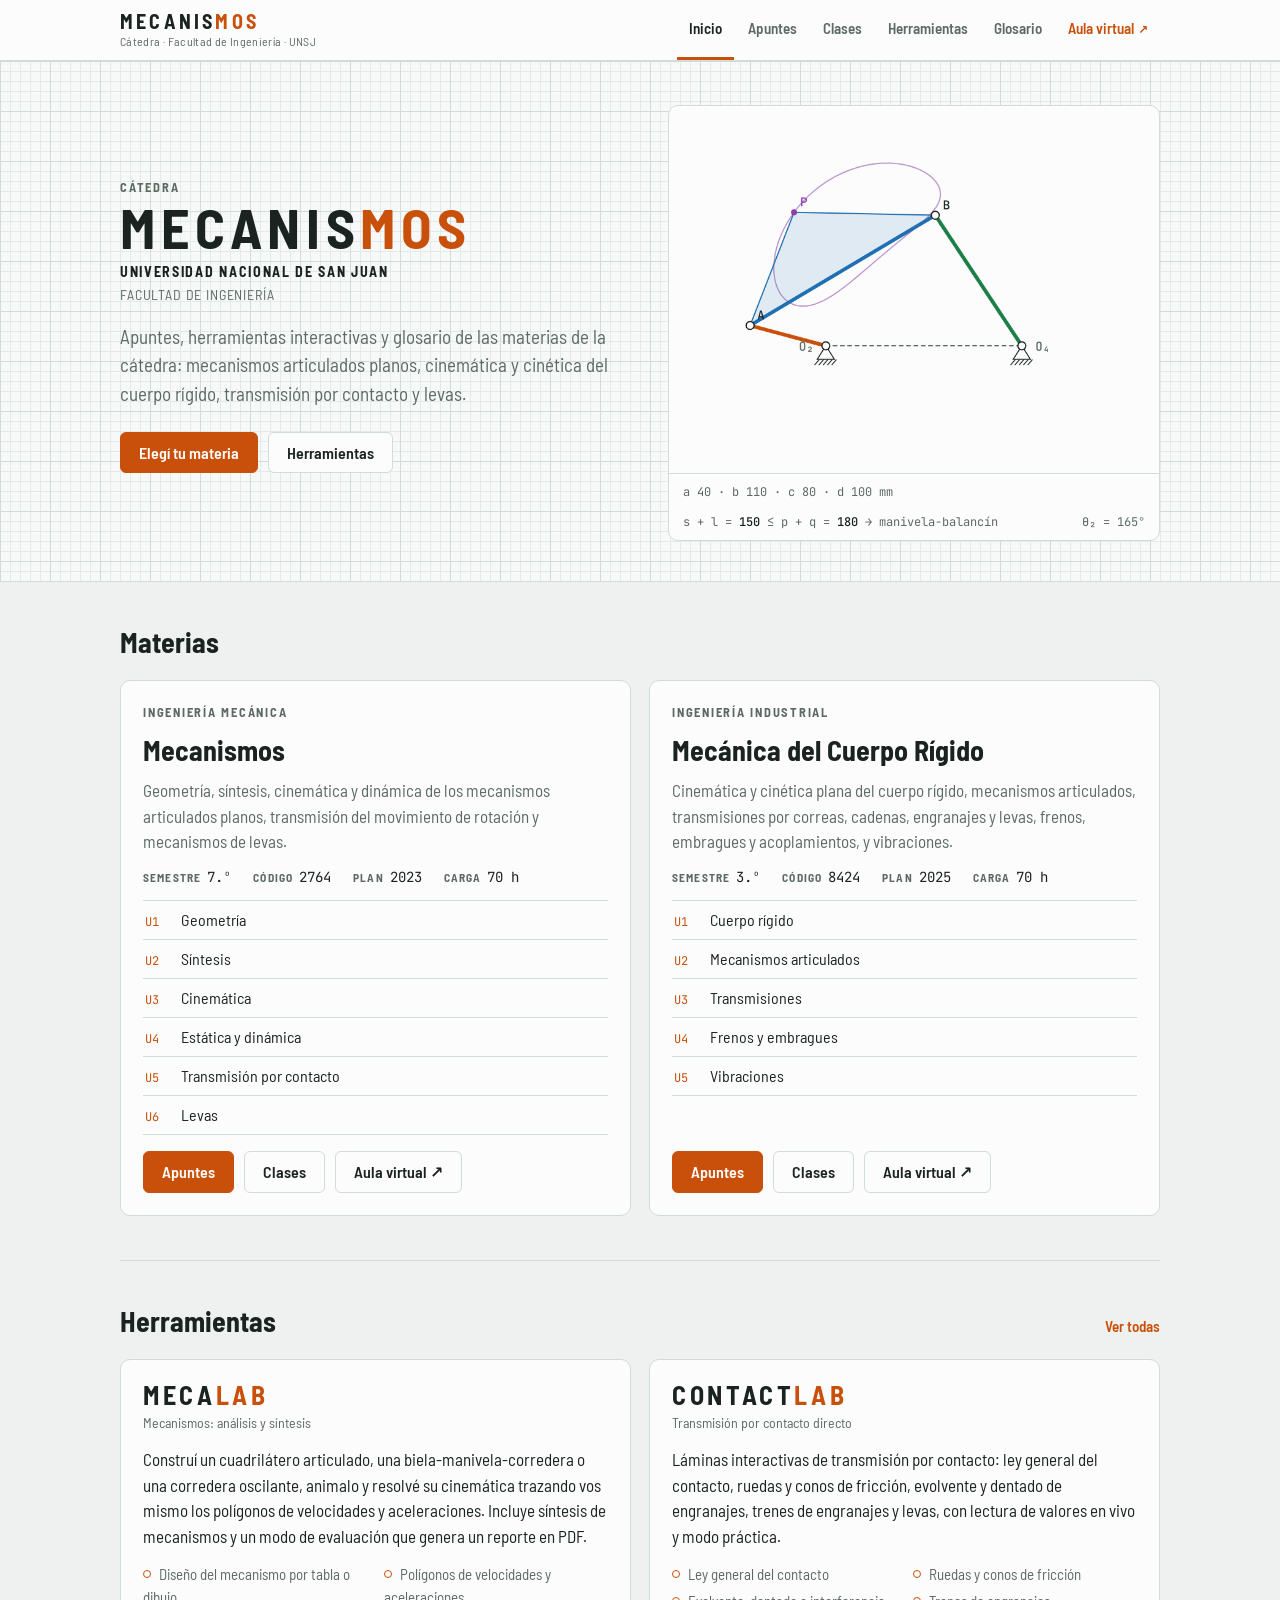
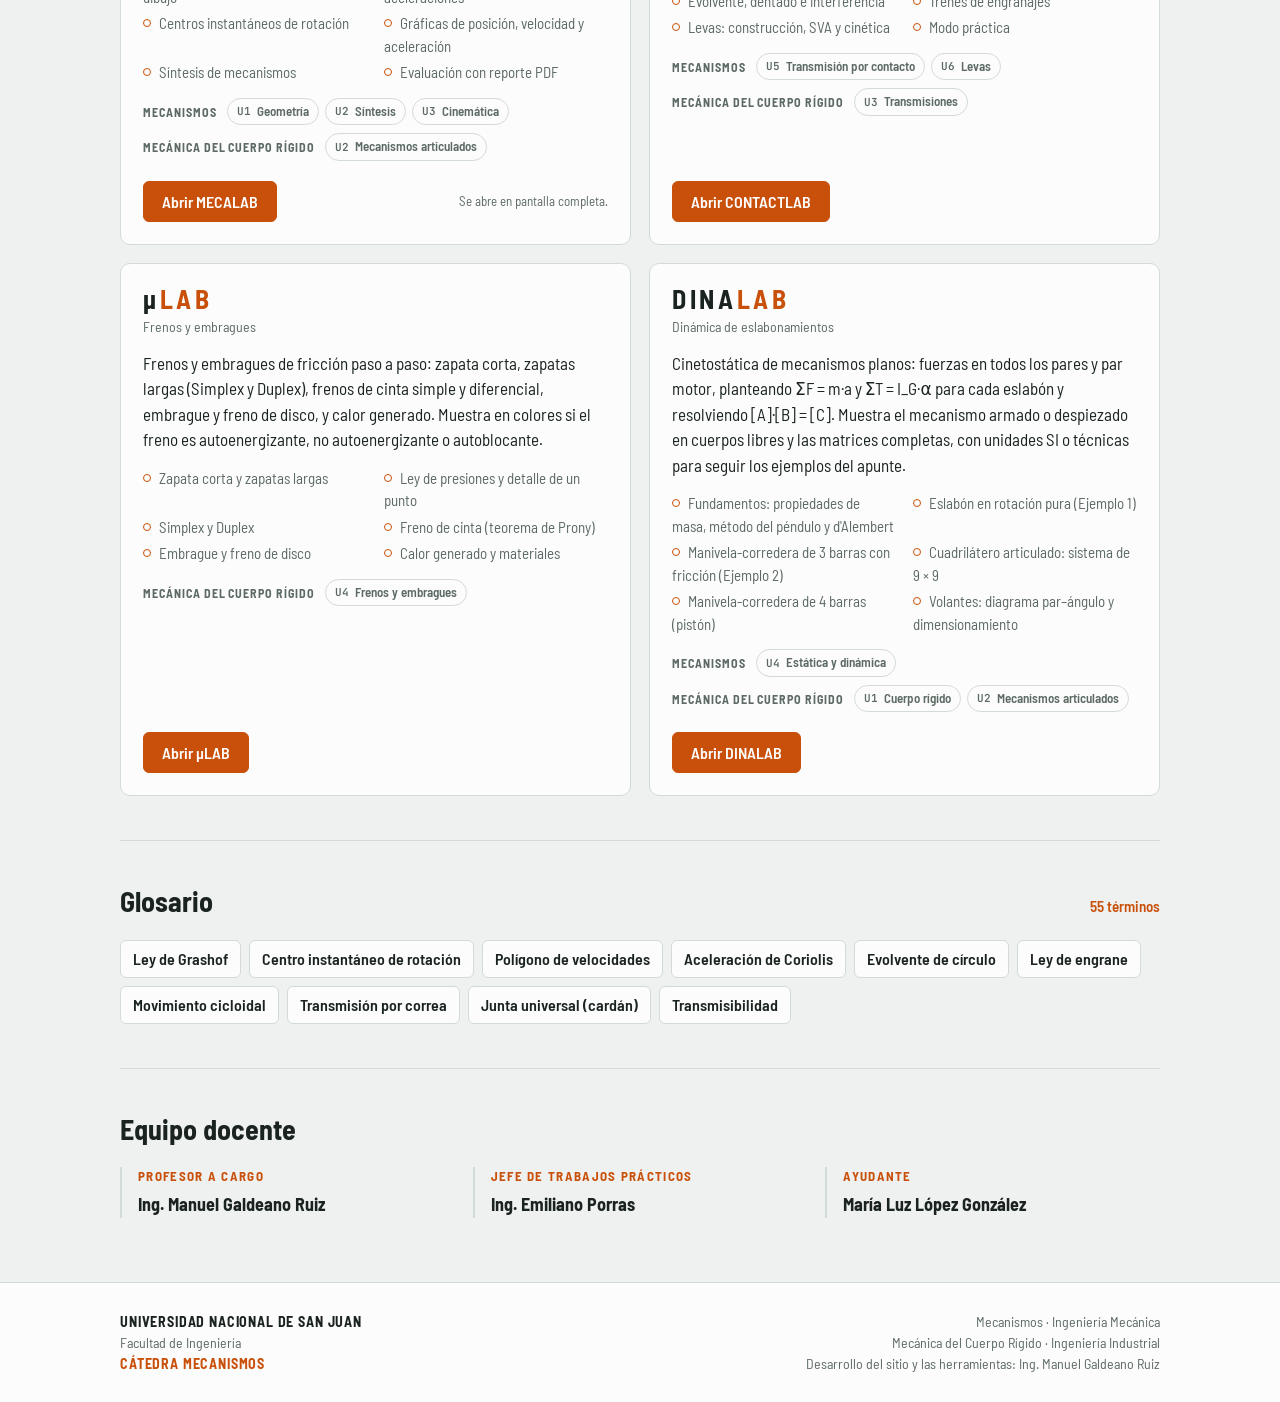
<file: index.html>
<!DOCTYPE html>
<html lang="es">
<head>
<meta charset="UTF-8">
<meta name="viewport" content="width=device-width, initial-scale=1, viewport-fit=cover">
<title>Cátedra Mecanismos</title>
<meta name="description" content="Cátedra Mecanismos — Facultad de Ingeniería, Universidad Nacional de San Juan. Apuntes, herramientas interactivas y glosario.">
<meta name="author" content="Ing. Manuel Galdeano Ruiz — Cátedra Mecanismos, Facultad de Ingeniería, Universidad Nacional de San Juan">
<link rel="preconnect" href="https://fonts.googleapis.com">
<link rel="preconnect" href="https://fonts.gstatic.com" crossorigin>
<link rel="stylesheet" href="https://fonts.googleapis.com/css2?family=Barlow+Semi+Condensed:wght@400;500;600;700&family=JetBrains+Mono:wght@400;500&display=swap">
<link rel="stylesheet" href="assets/site.css">
</head>
<body>
<main id="main" data-page="inicio"></main>
<noscript><p style="padding:20px">Este sitio necesita JavaScript activado.</p></noscript>
<script src="assets/datos.js"></script>
<script src="assets/site.js"></script>
</body>
</html>
</file>
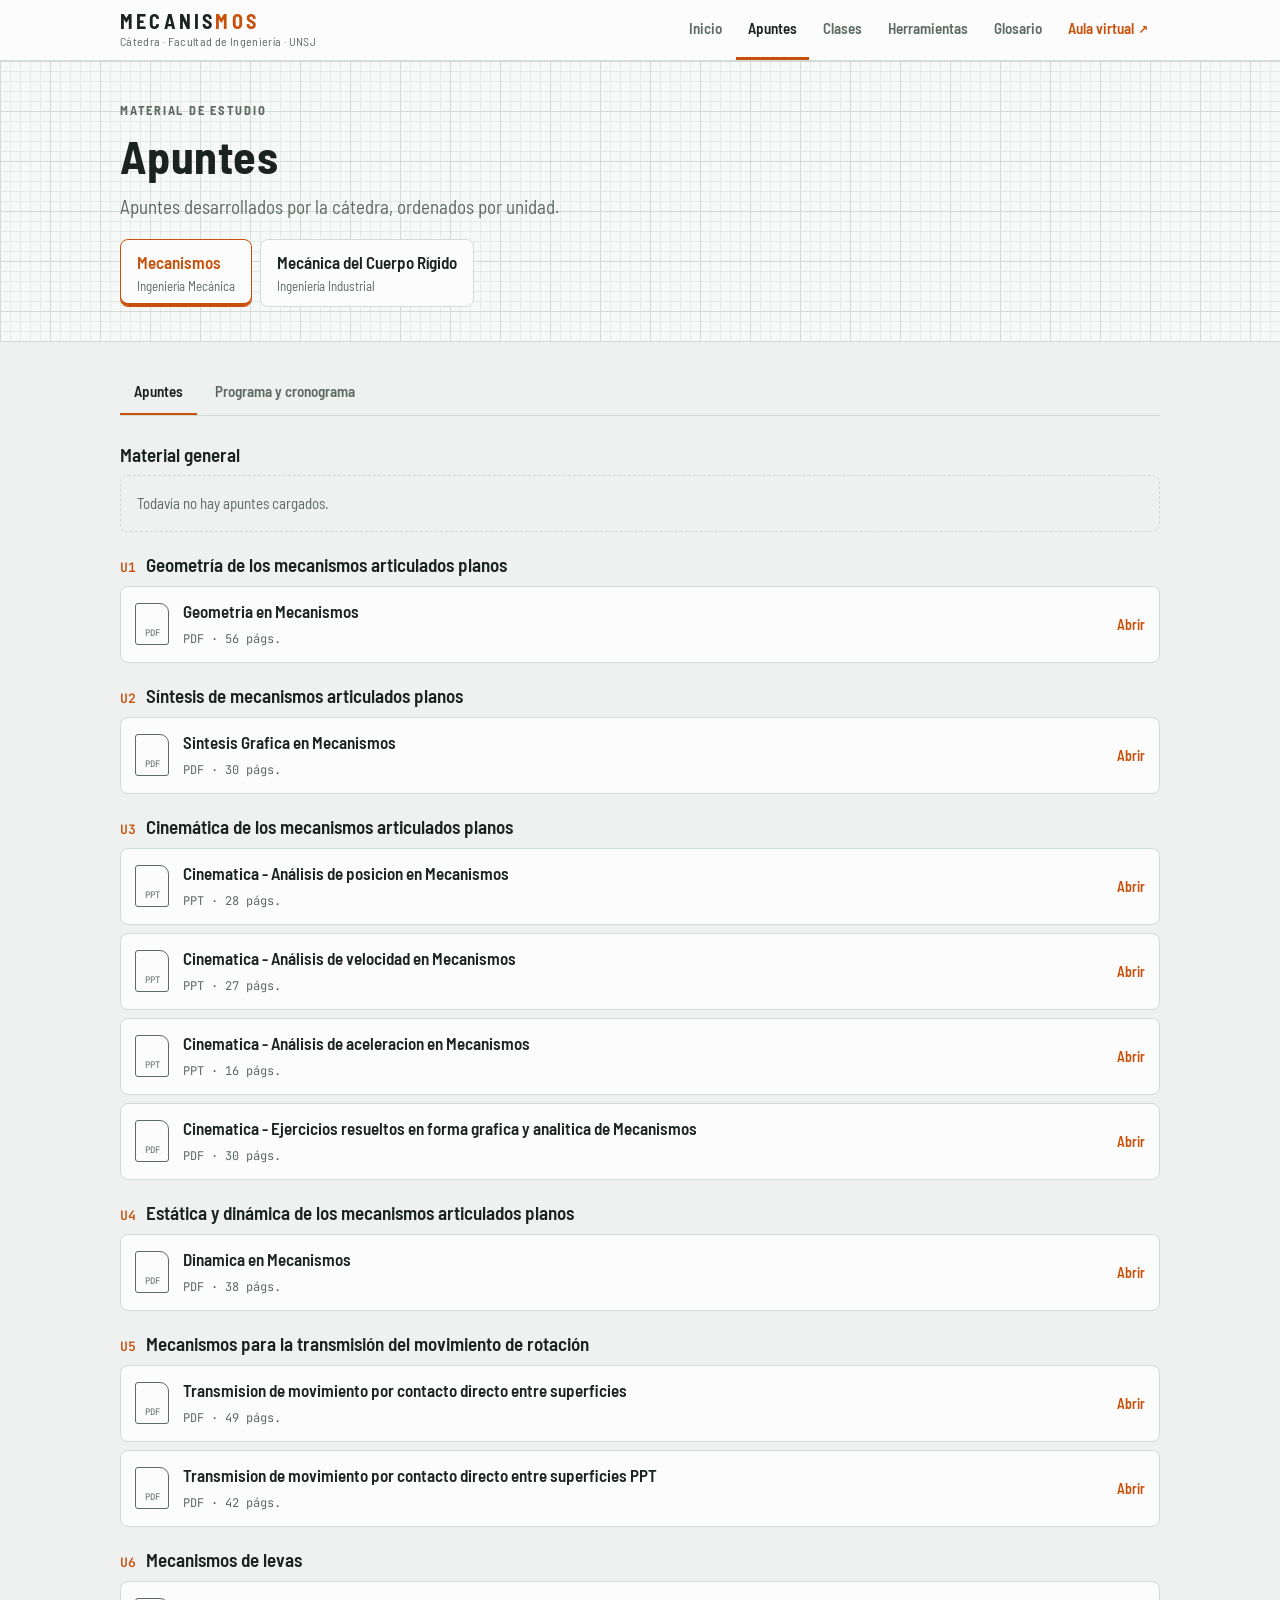
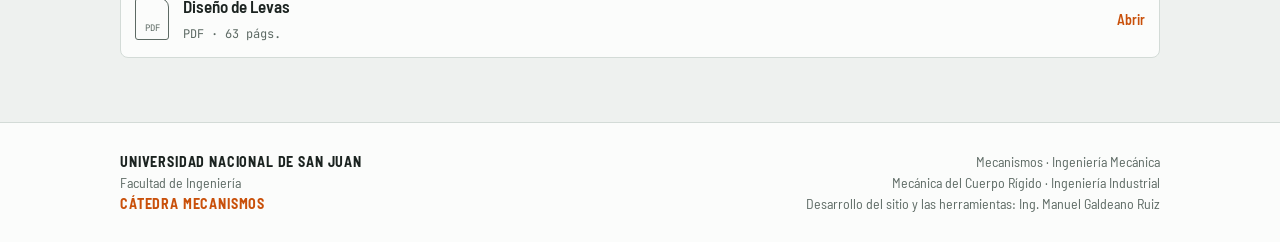
<file: apuntes.html>
<!DOCTYPE html>
<html lang="es">
<head>
<meta charset="UTF-8">
<meta name="viewport" content="width=device-width, initial-scale=1, viewport-fit=cover">
<title>Apuntes · Mecanismos</title>
<meta name="description" content="Cátedra Mecanismos — Facultad de Ingeniería, Universidad Nacional de San Juan. Apuntes, herramientas interactivas y glosario.">
<meta name="author" content="Ing. Manuel Galdeano Ruiz — Cátedra Mecanismos, Facultad de Ingeniería, Universidad Nacional de San Juan">
<link rel="preconnect" href="https://fonts.googleapis.com">
<link rel="preconnect" href="https://fonts.gstatic.com" crossorigin>
<link rel="stylesheet" href="https://fonts.googleapis.com/css2?family=Barlow+Semi+Condensed:wght@400;500;600;700&family=JetBrains+Mono:wght@400;500&display=swap">
<link rel="stylesheet" href="assets/site.css">
</head>
<body>
<main id="main" data-page="apuntes"></main>
<noscript><p style="padding:20px">Este sitio necesita JavaScript activado.</p></noscript>
<script src="assets/datos.js"></script>
<script src="assets/site.js"></script>
</body>
</html>
</file>
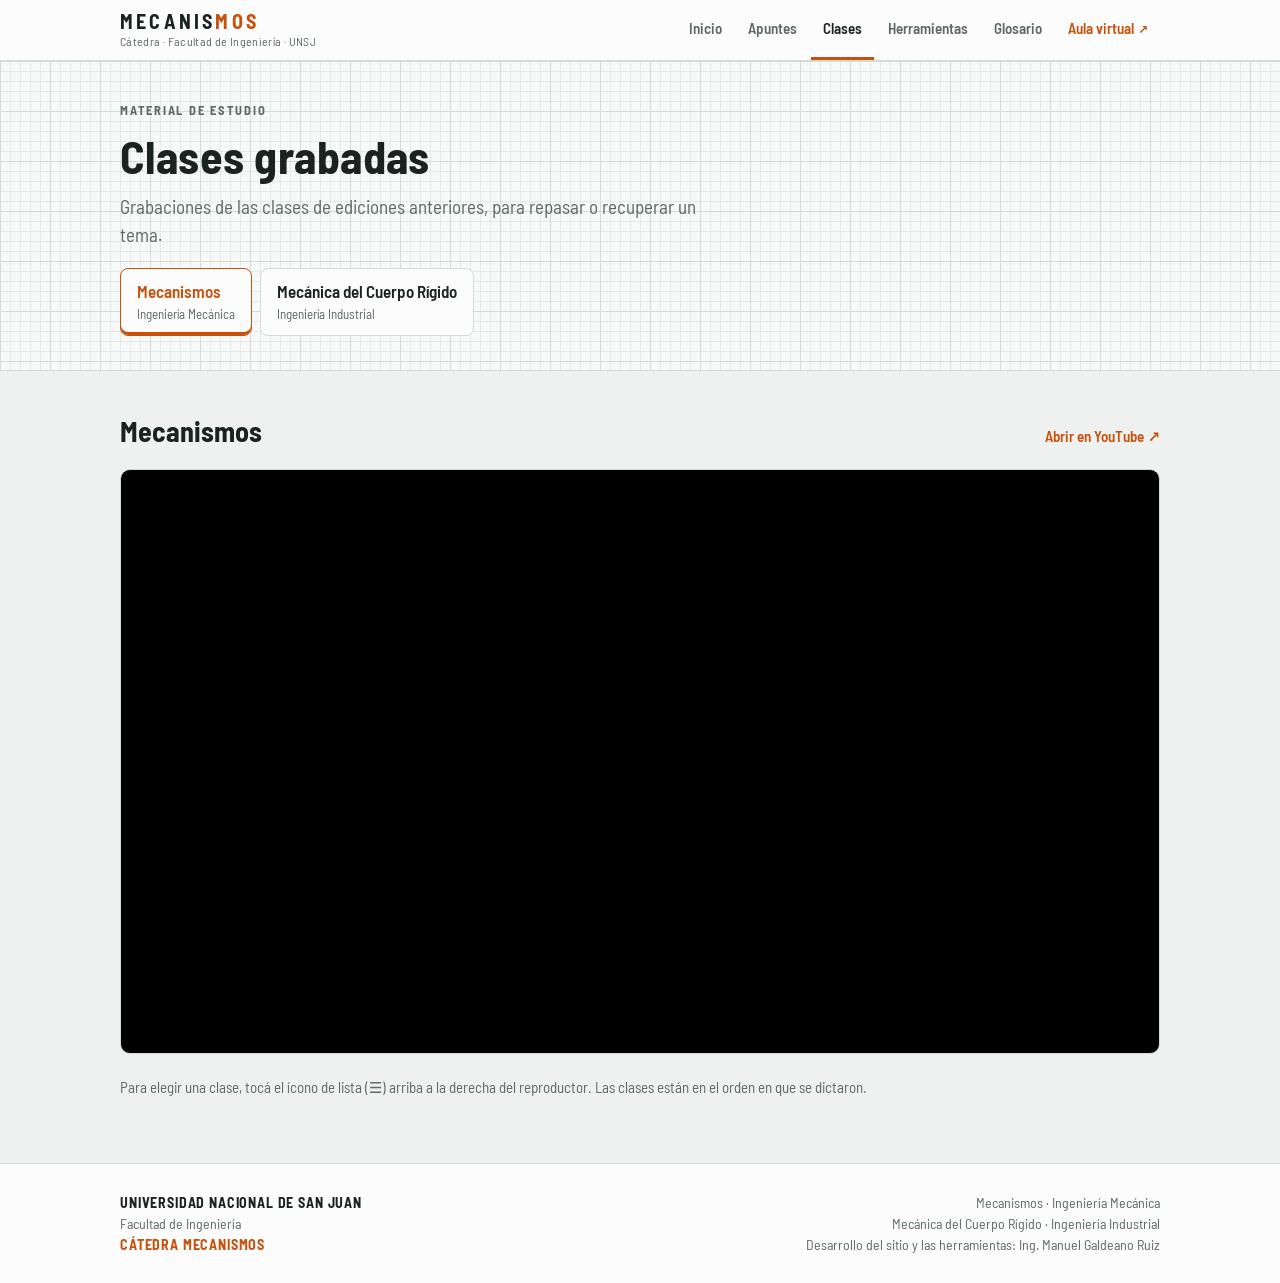
<file: clases.html>
<!DOCTYPE html>
<html lang="es">
<head>
<meta charset="UTF-8">
<meta name="viewport" content="width=device-width, initial-scale=1, viewport-fit=cover">
<title>Clases grabadas · Mecanismos</title>
<meta name="description" content="Cátedra Mecanismos — Facultad de Ingeniería, Universidad Nacional de San Juan. Apuntes, herramientas interactivas y glosario.">
<meta name="author" content="Ing. Manuel Galdeano Ruiz — Cátedra Mecanismos, Facultad de Ingeniería, Universidad Nacional de San Juan">
<link rel="preconnect" href="https://fonts.googleapis.com">
<link rel="preconnect" href="https://fonts.gstatic.com" crossorigin>
<link rel="stylesheet" href="https://fonts.googleapis.com/css2?family=Barlow+Semi+Condensed:wght@400;500;600;700&family=JetBrains+Mono:wght@400;500&display=swap">
<link rel="stylesheet" href="assets/site.css">
</head>
<body>
<main id="main" data-page="clases"></main>
<noscript><p style="padding:20px">Este sitio necesita JavaScript activado.</p></noscript>
<script src="assets/datos.js"></script>
<script src="assets/site.js"></script>
</body>
</html>
</file>
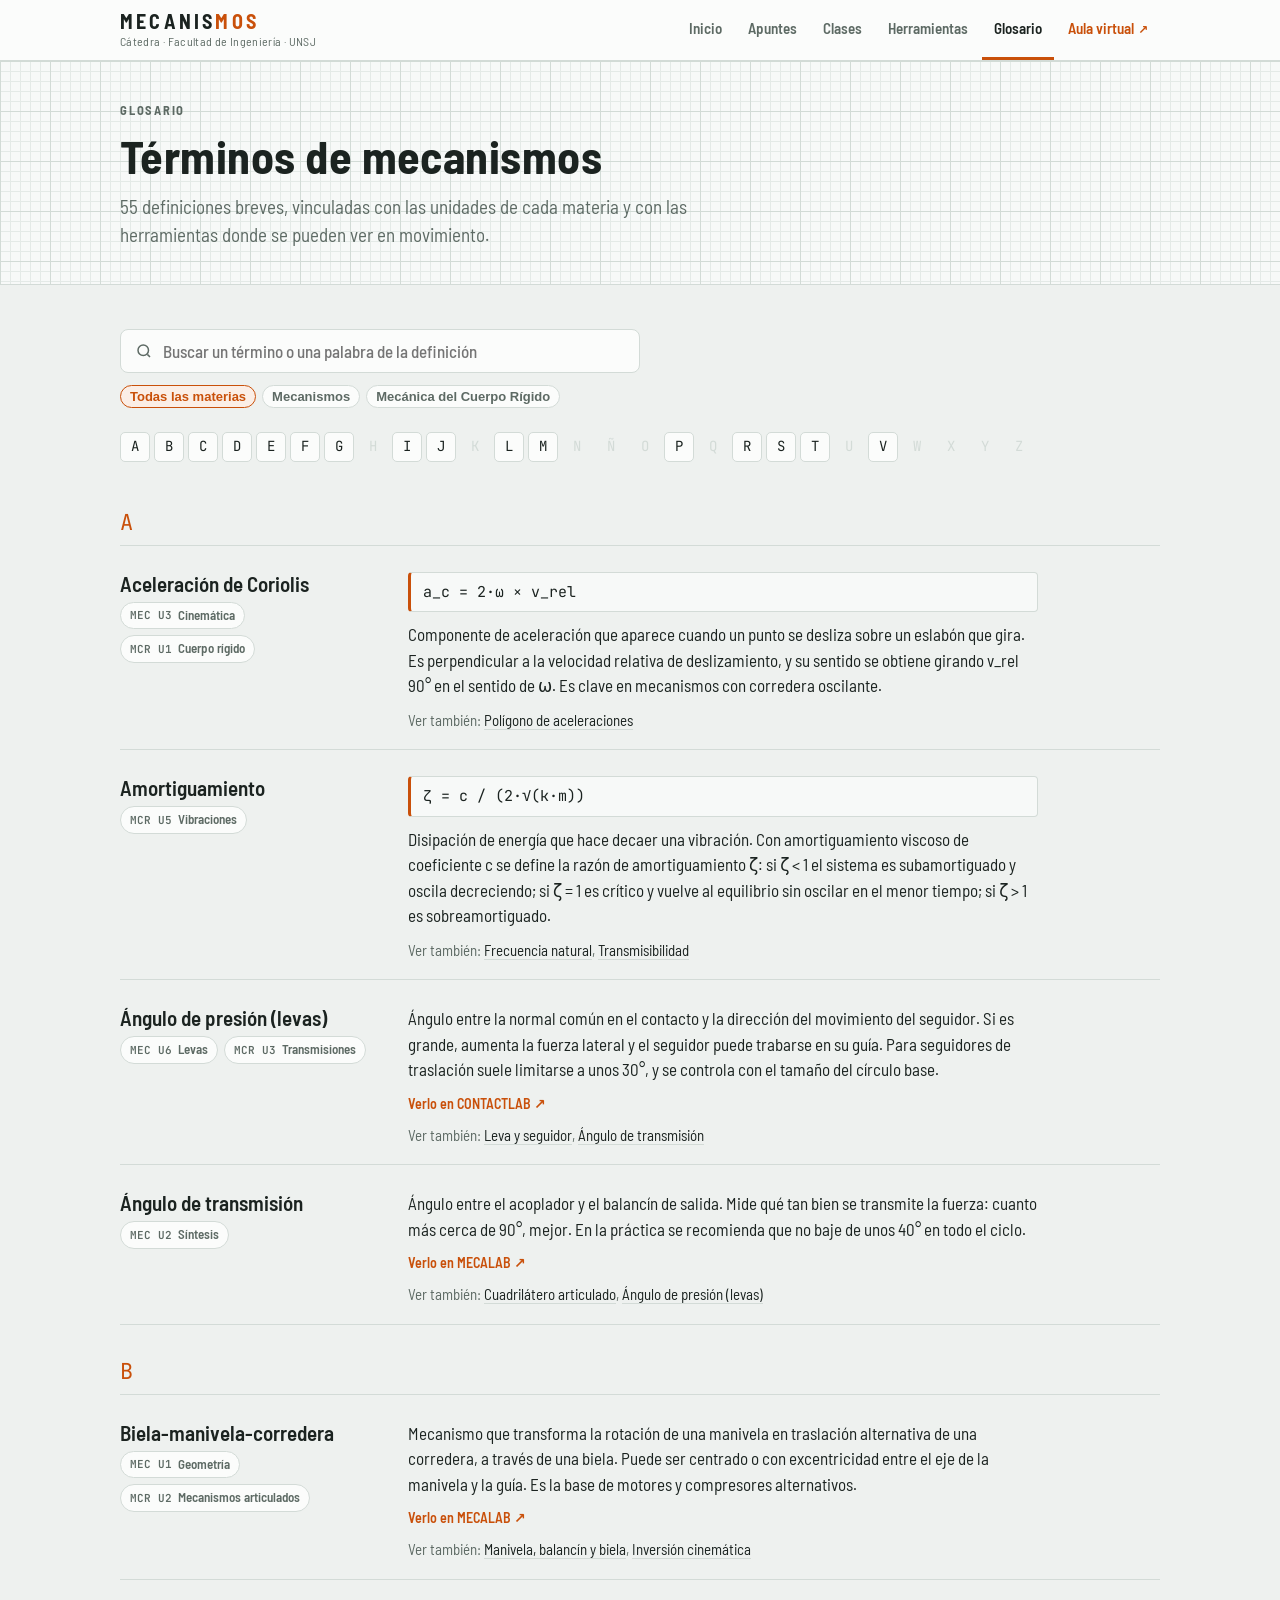
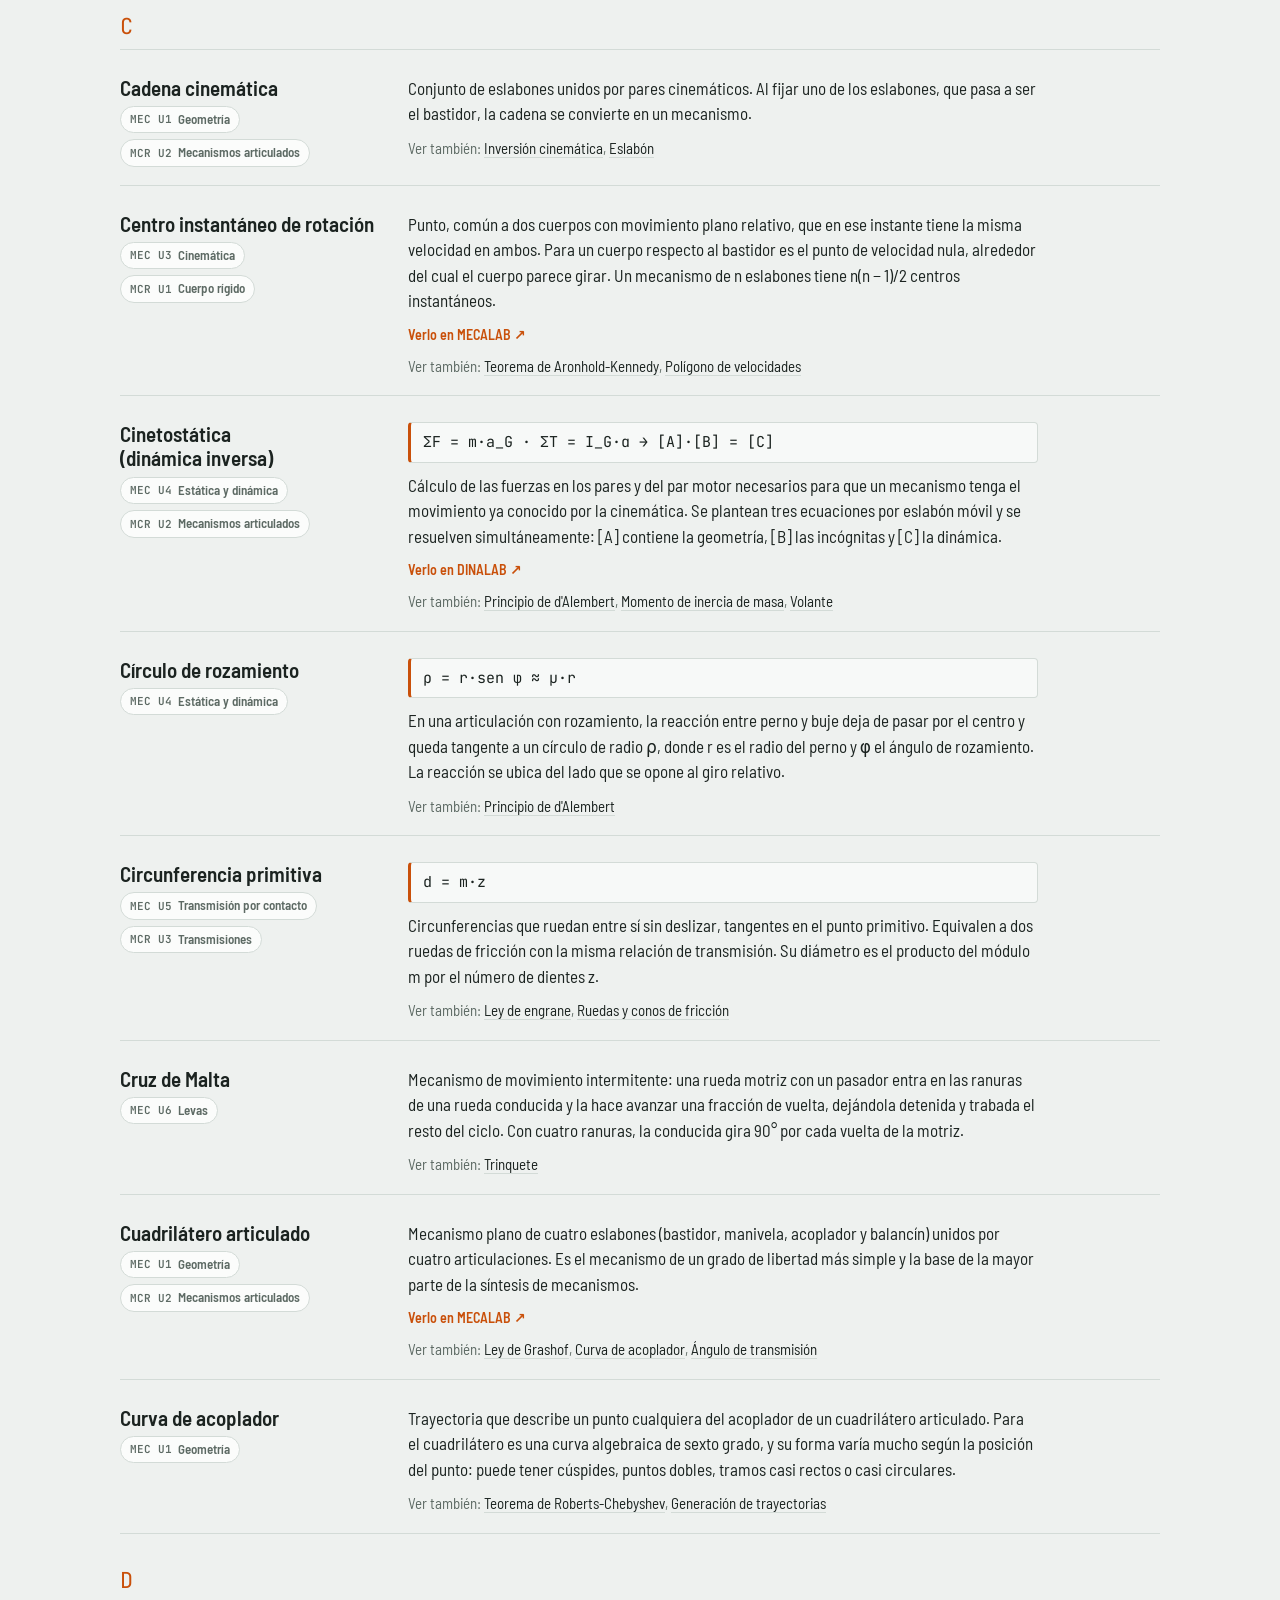
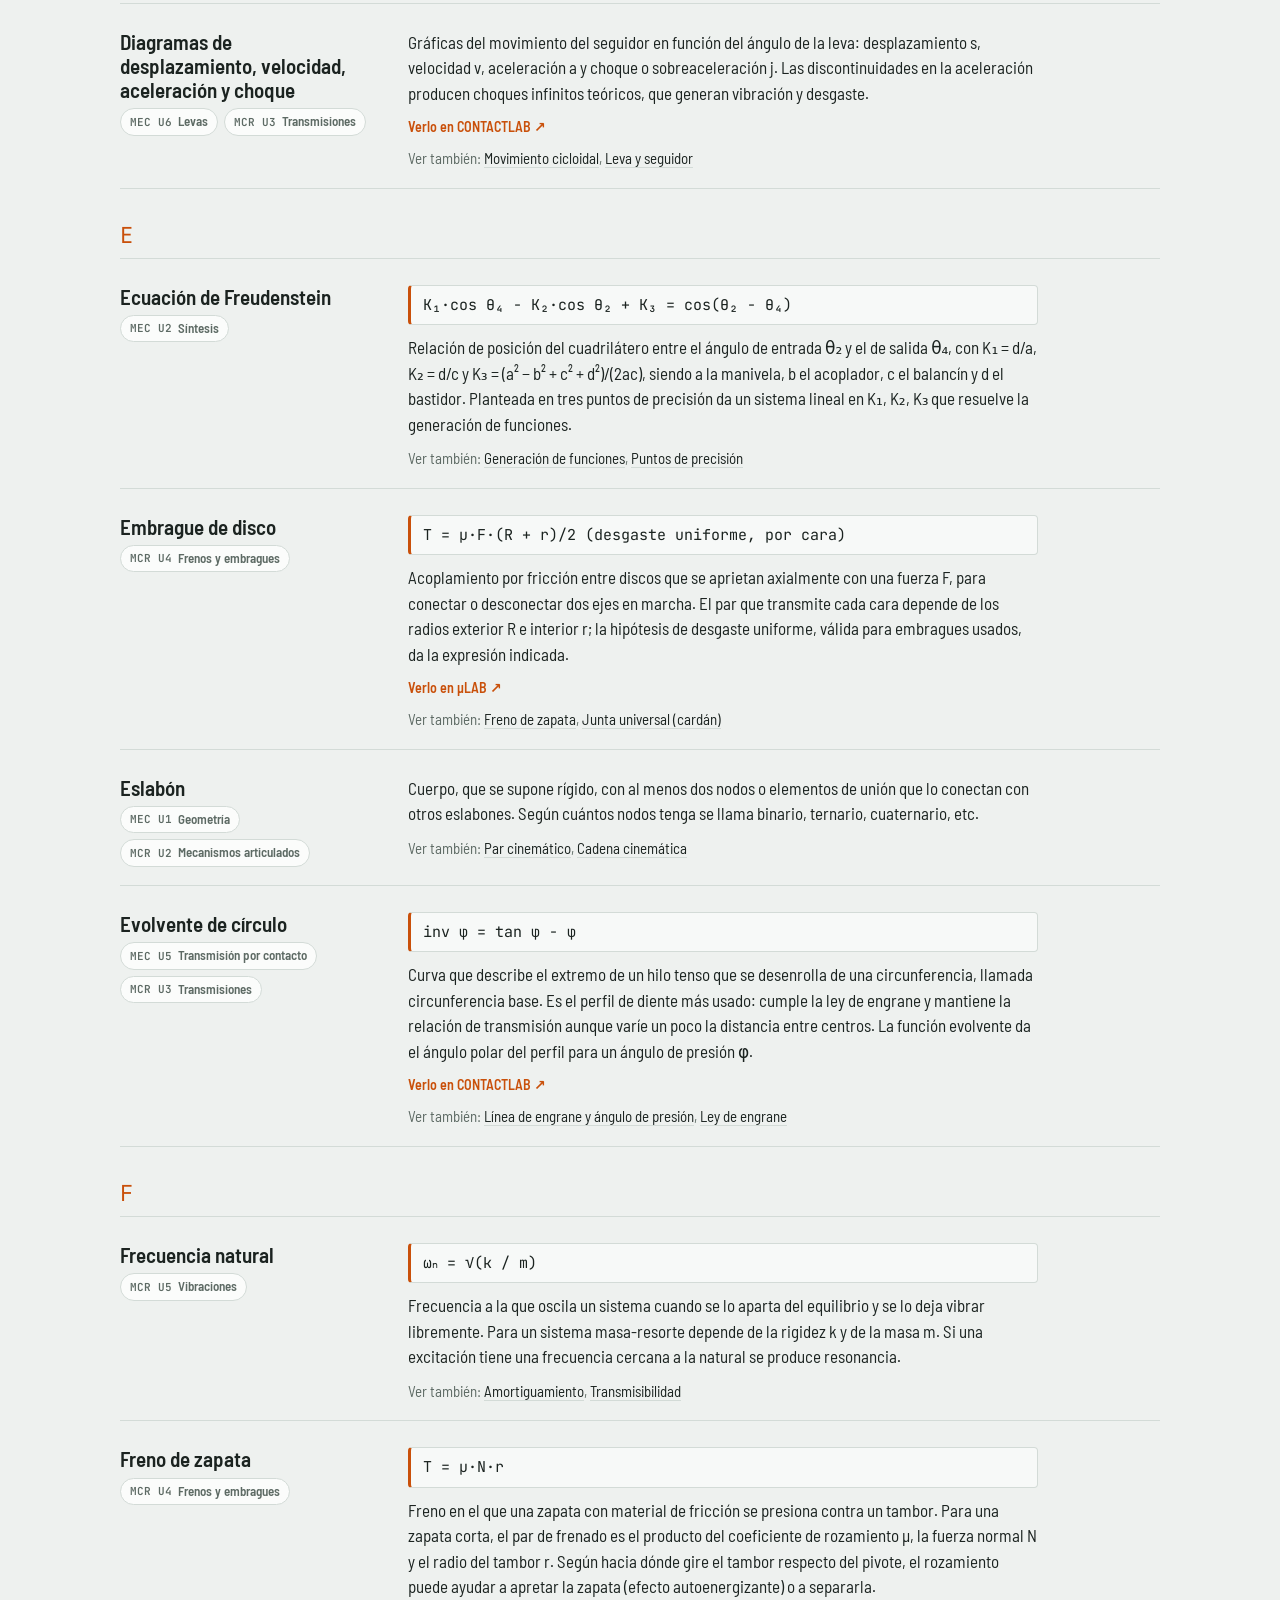
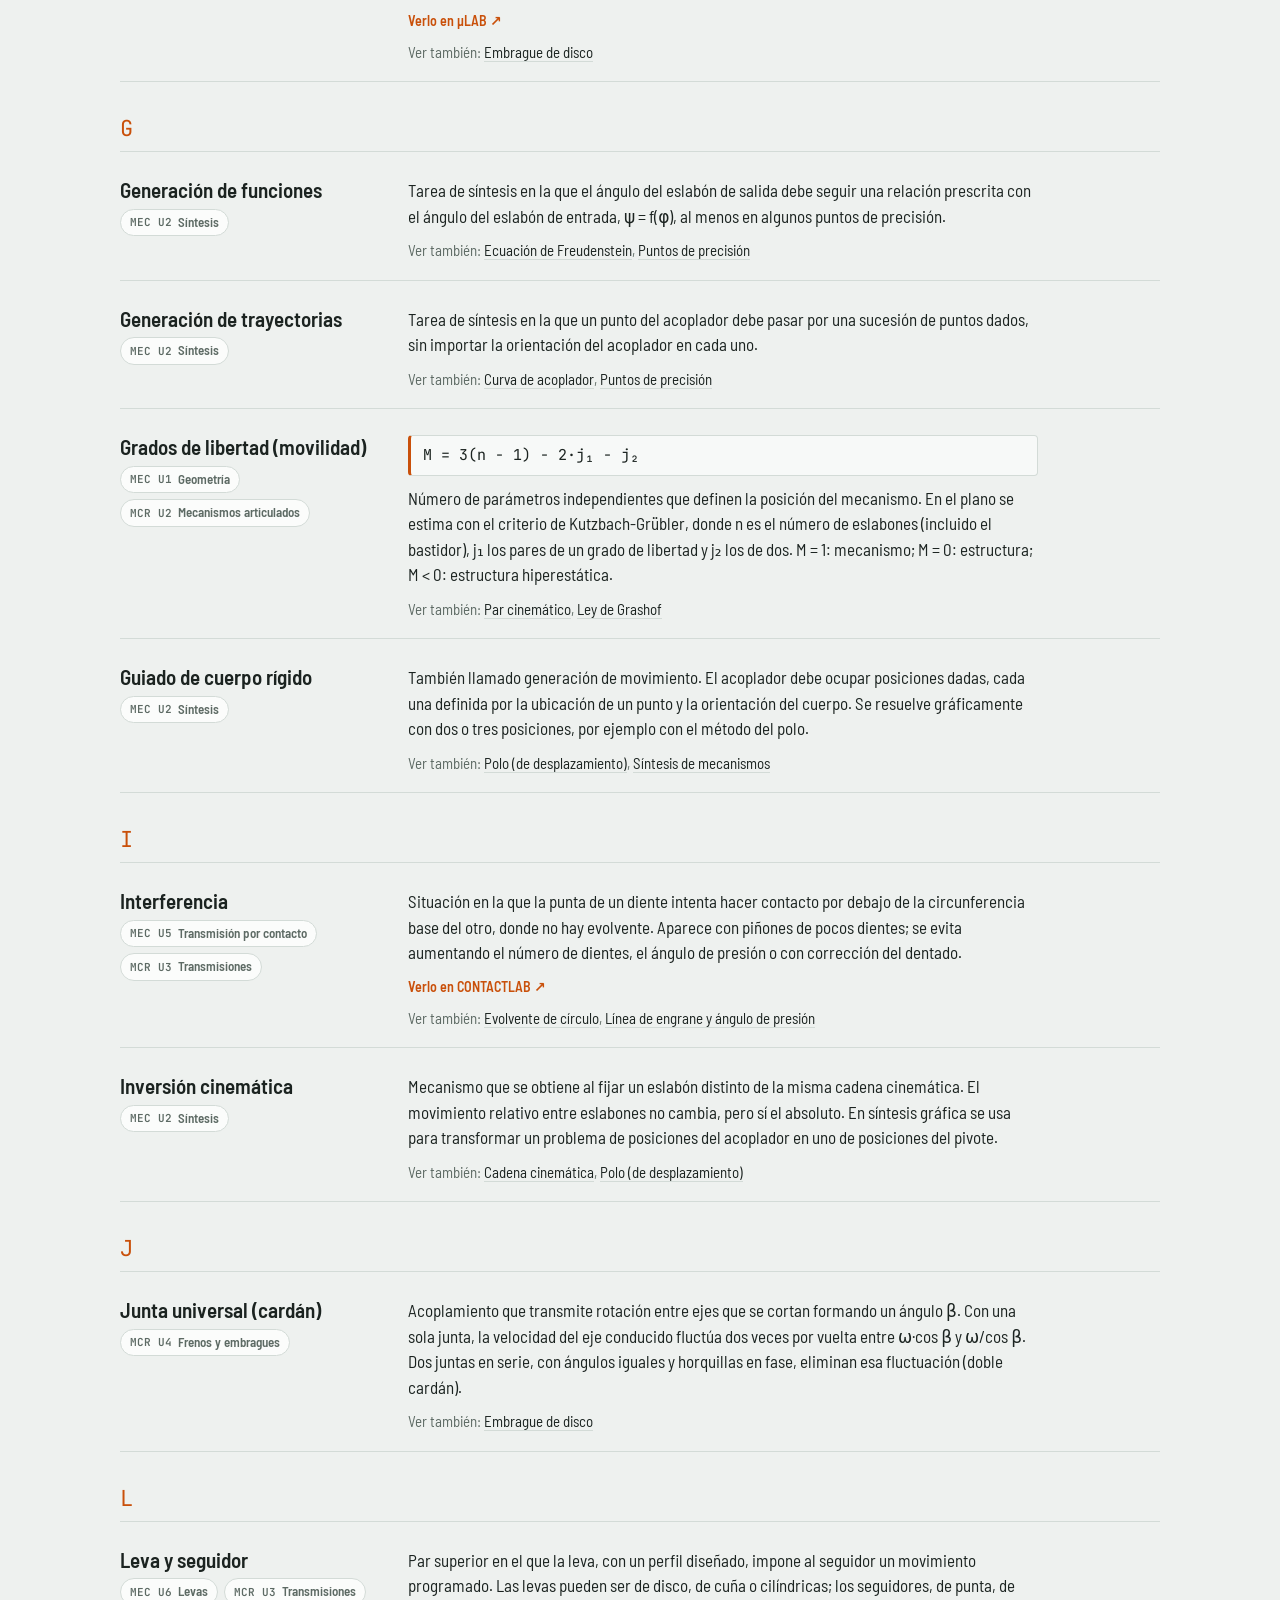
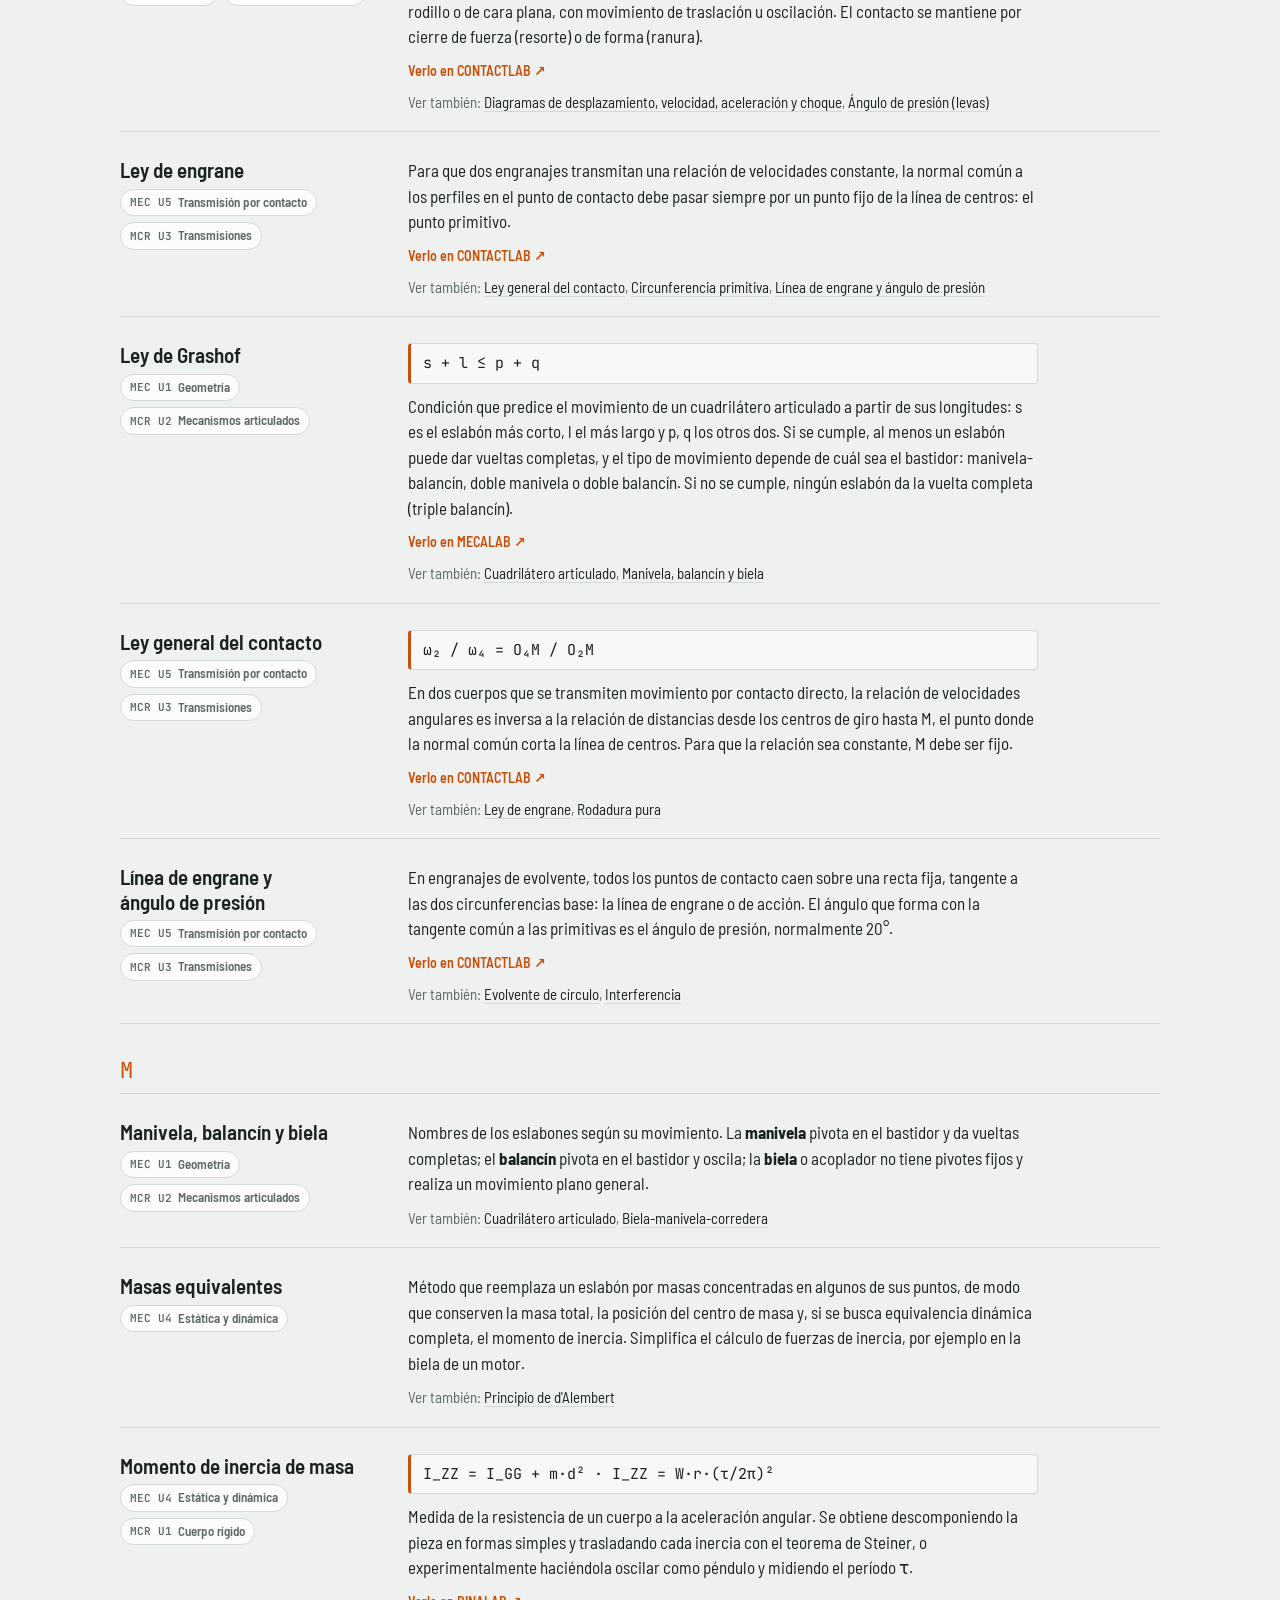
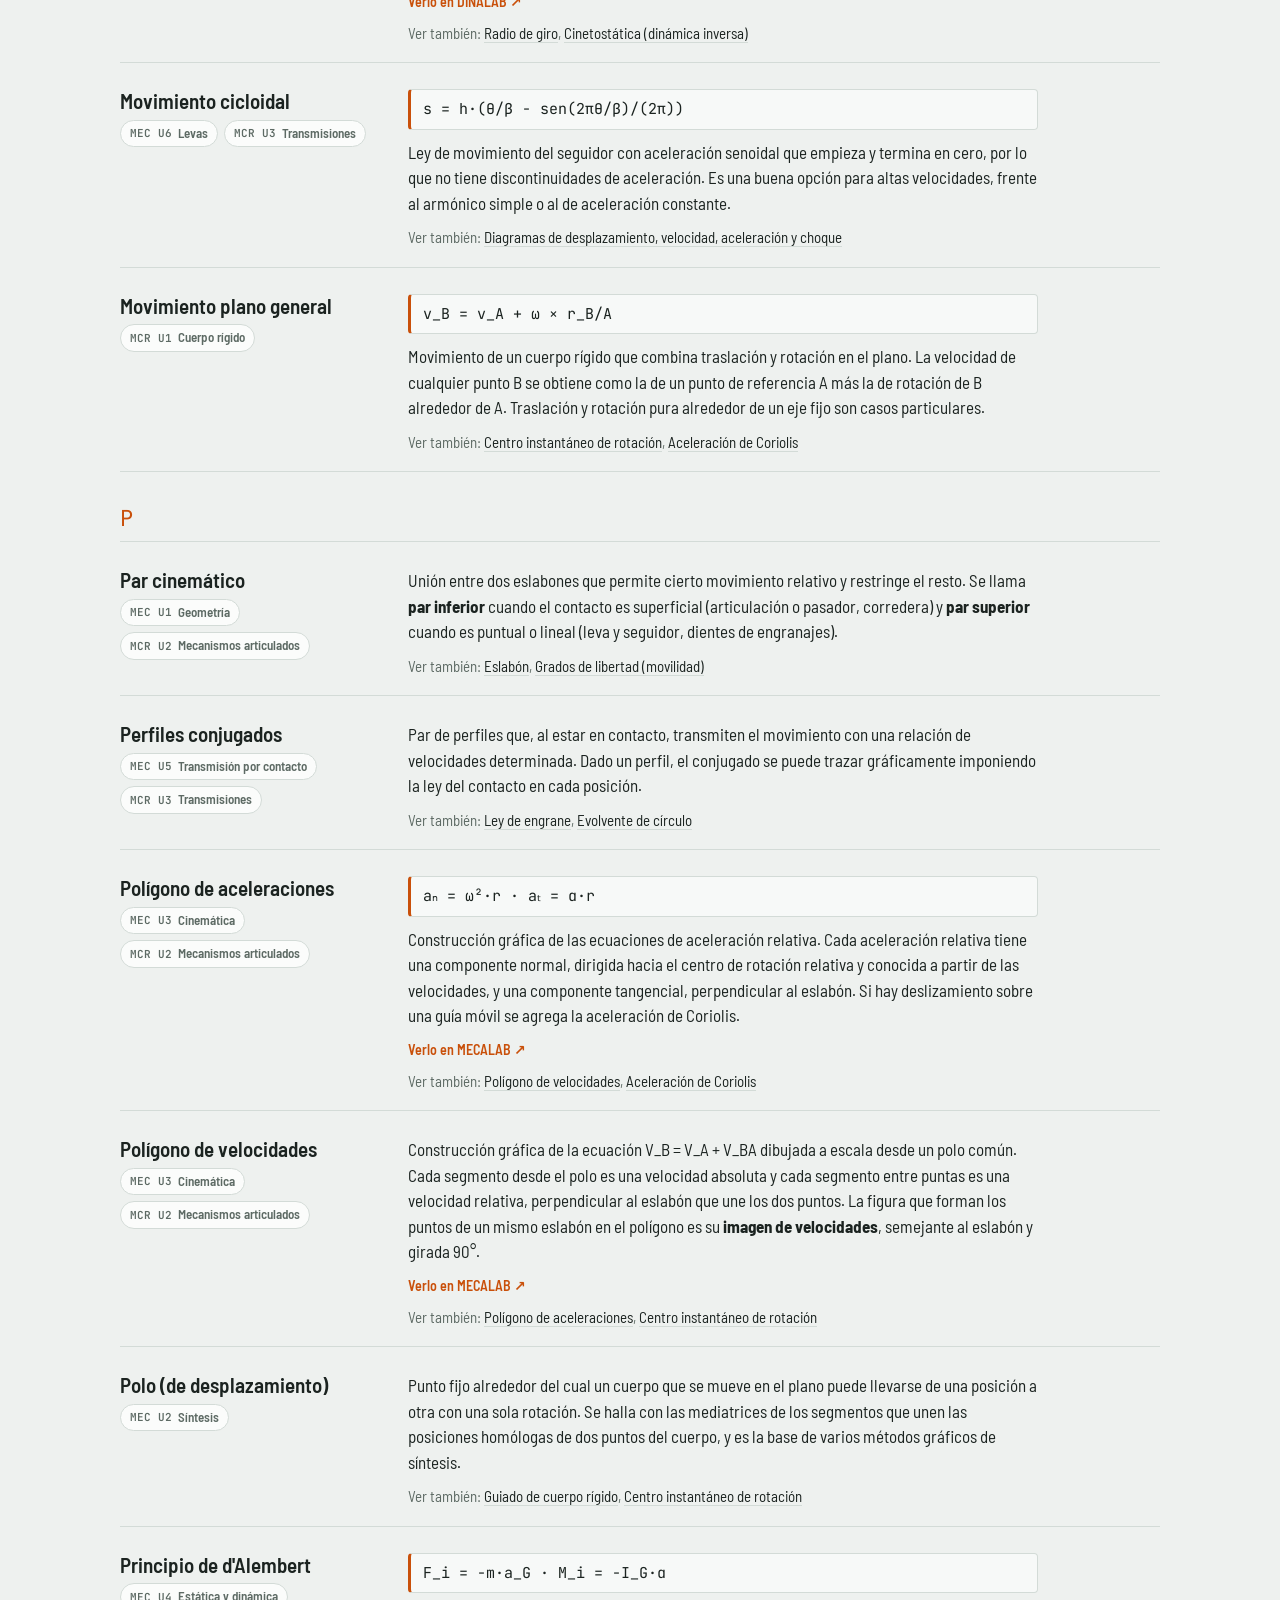
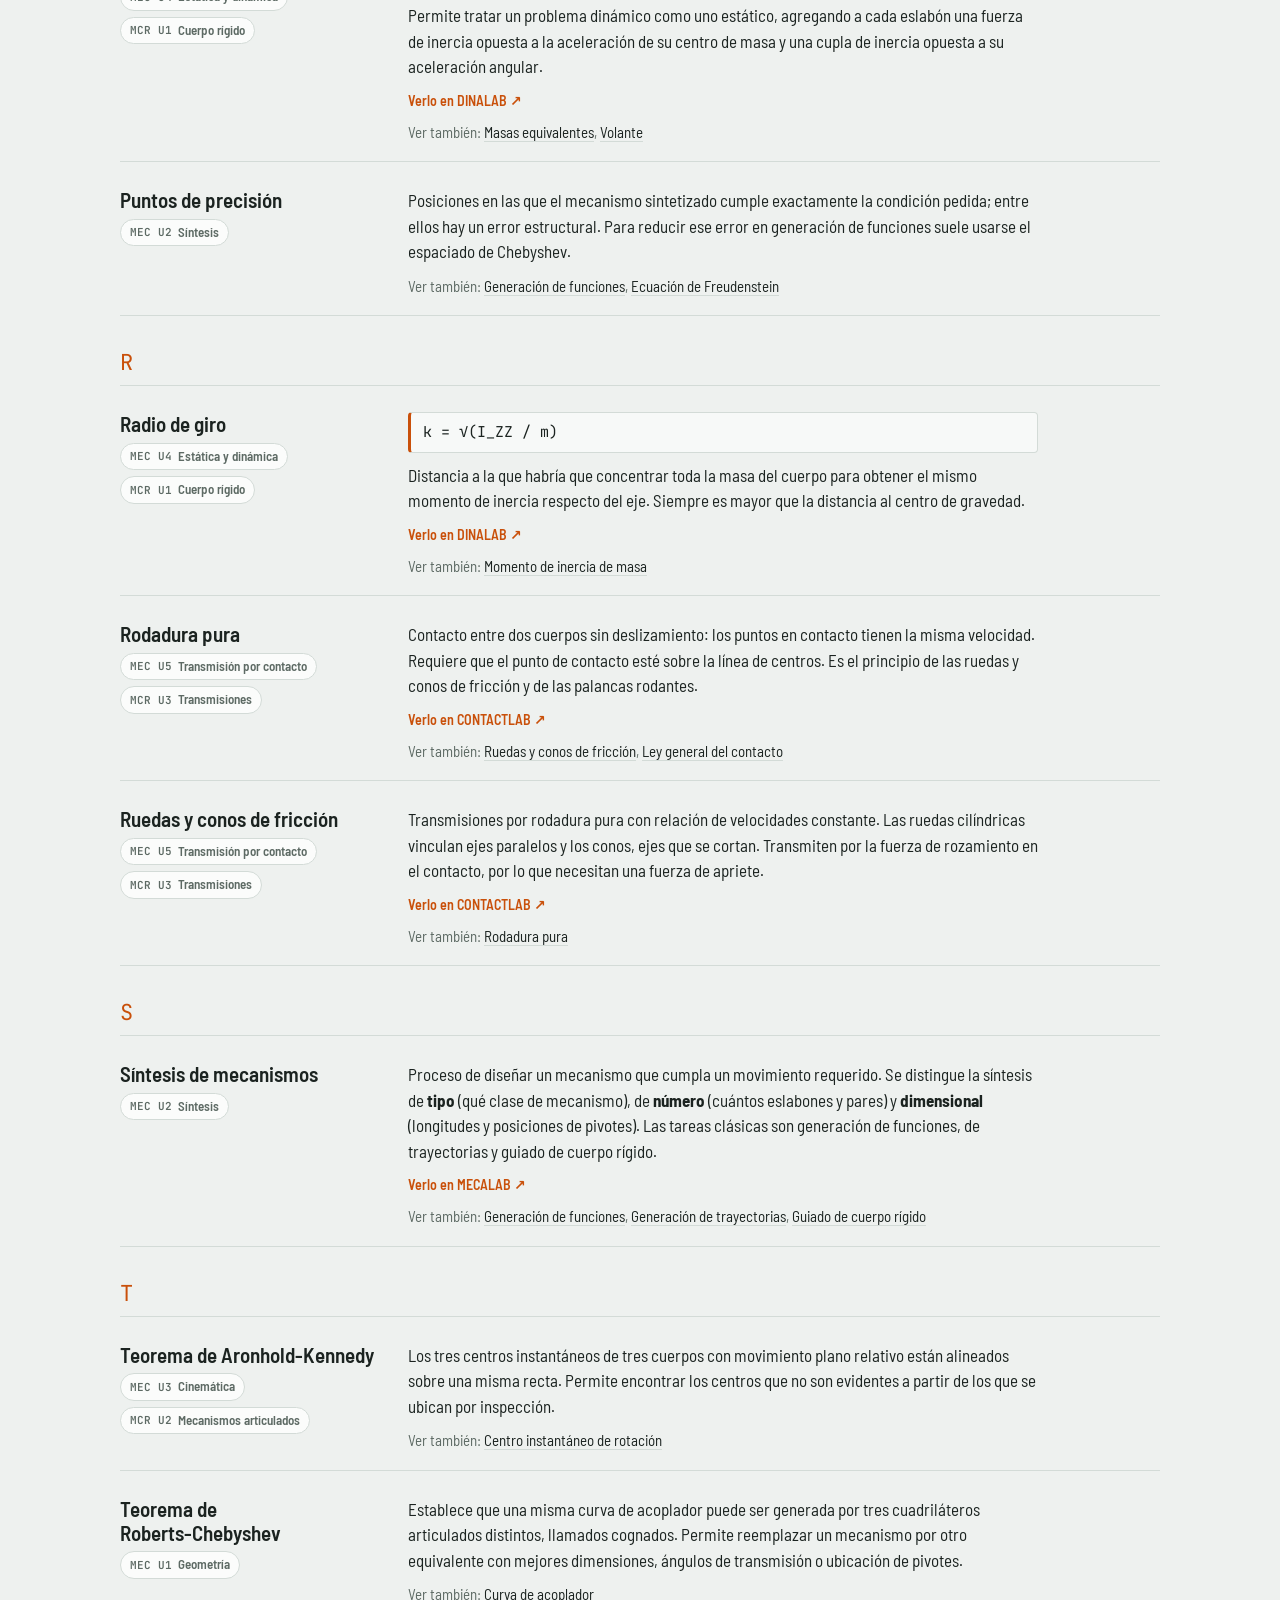
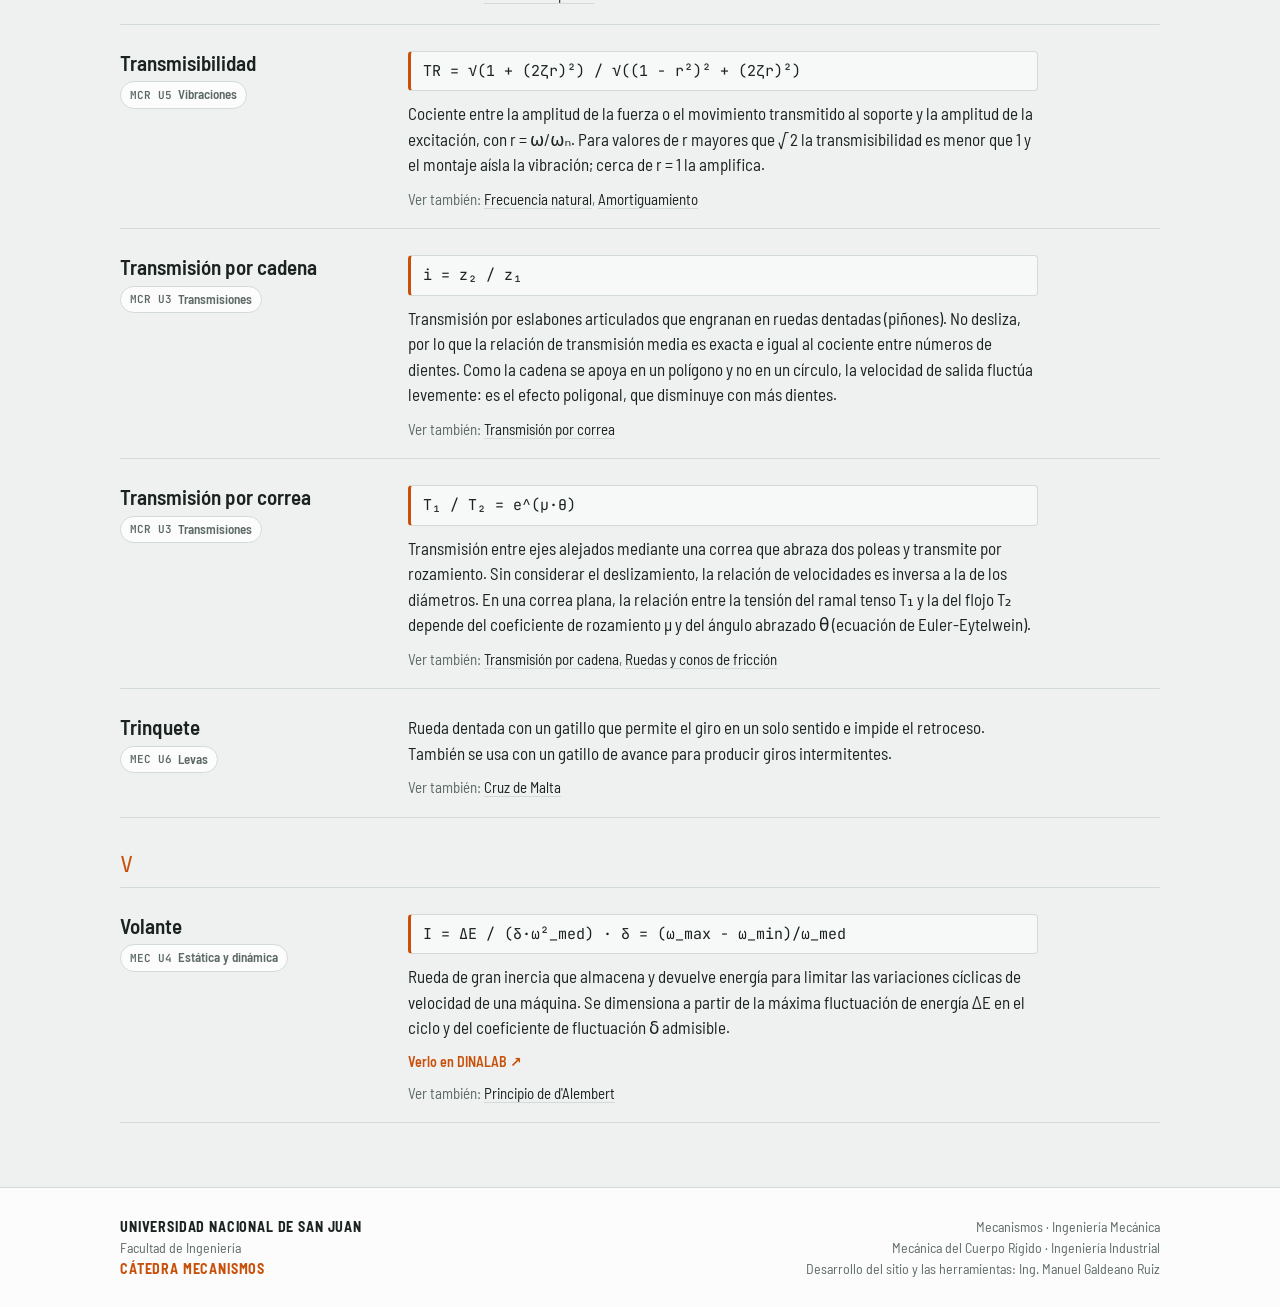
<file: glosario.html>
<!DOCTYPE html>
<html lang="es">
<head>
<meta charset="UTF-8">
<meta name="viewport" content="width=device-width, initial-scale=1, viewport-fit=cover">
<title>Glosario · Mecanismos</title>
<meta name="description" content="Cátedra Mecanismos — Facultad de Ingeniería, Universidad Nacional de San Juan. Apuntes, herramientas interactivas y glosario.">
<meta name="author" content="Ing. Manuel Galdeano Ruiz — Cátedra Mecanismos, Facultad de Ingeniería, Universidad Nacional de San Juan">
<link rel="preconnect" href="https://fonts.googleapis.com">
<link rel="preconnect" href="https://fonts.gstatic.com" crossorigin>
<link rel="stylesheet" href="https://fonts.googleapis.com/css2?family=Barlow+Semi+Condensed:wght@400;500;600;700&family=JetBrains+Mono:wght@400;500&display=swap">
<link rel="stylesheet" href="assets/site.css">
</head>
<body>
<main id="main" data-page="glosario"></main>
<noscript><p style="padding:20px">Este sitio necesita JavaScript activado.</p></noscript>
<script src="assets/datos.js"></script>
<script src="assets/site.js"></script>
</body>
</html>
</file>
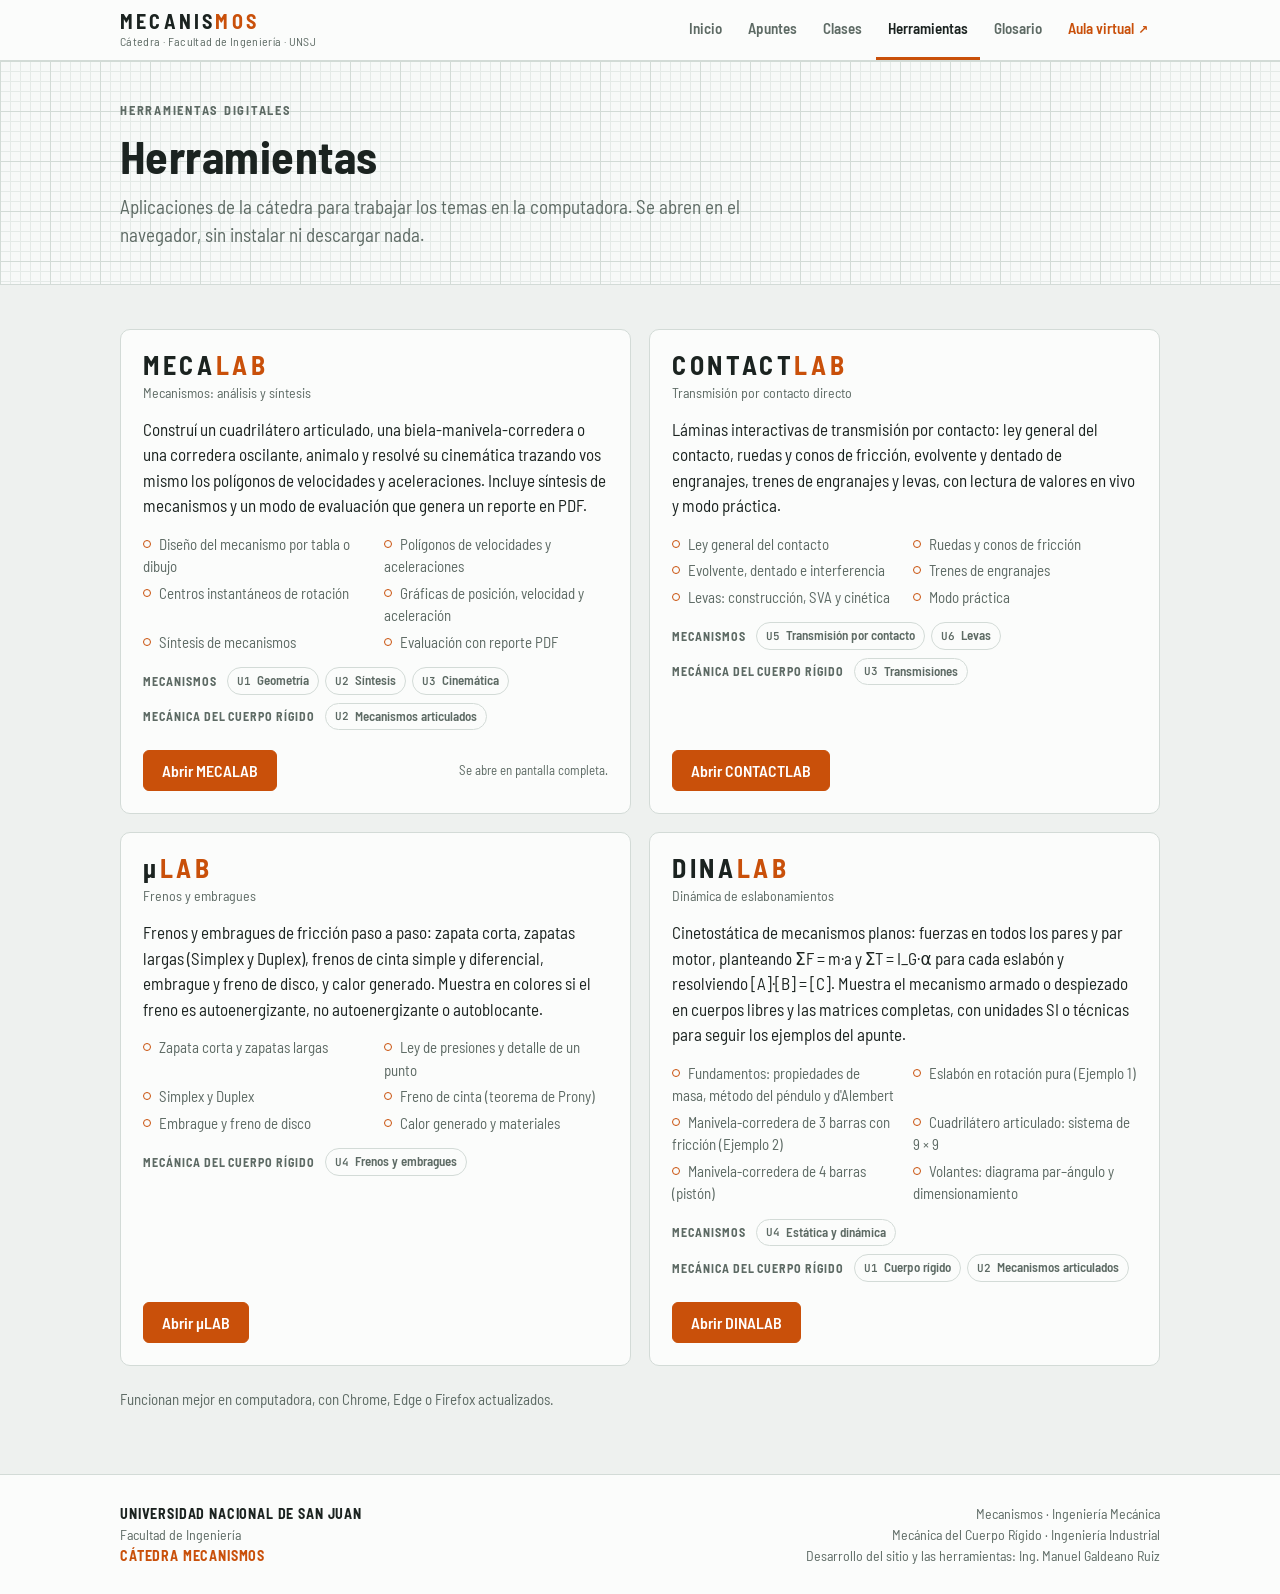
<file: herramientas.html>
<!DOCTYPE html>
<html lang="es">
<head>
<meta charset="UTF-8">
<meta name="viewport" content="width=device-width, initial-scale=1, viewport-fit=cover">
<title>Herramientas · Mecanismos</title>
<meta name="description" content="Cátedra Mecanismos — Facultad de Ingeniería, Universidad Nacional de San Juan. Apuntes, herramientas interactivas y glosario.">
<meta name="author" content="Ing. Manuel Galdeano Ruiz — Cátedra Mecanismos, Facultad de Ingeniería, Universidad Nacional de San Juan">
<link rel="preconnect" href="https://fonts.googleapis.com">
<link rel="preconnect" href="https://fonts.gstatic.com" crossorigin>
<link rel="stylesheet" href="https://fonts.googleapis.com/css2?family=Barlow+Semi+Condensed:wght@400;500;600;700&family=JetBrains+Mono:wght@400;500&display=swap">
<link rel="stylesheet" href="assets/site.css">
</head>
<body>
<main id="main" data-page="herramientas"></main>
<noscript><p style="padding:20px">Este sitio necesita JavaScript activado.</p></noscript>
<script src="assets/datos.js"></script>
<script src="assets/site.js"></script>
</body>
</html>
</file>
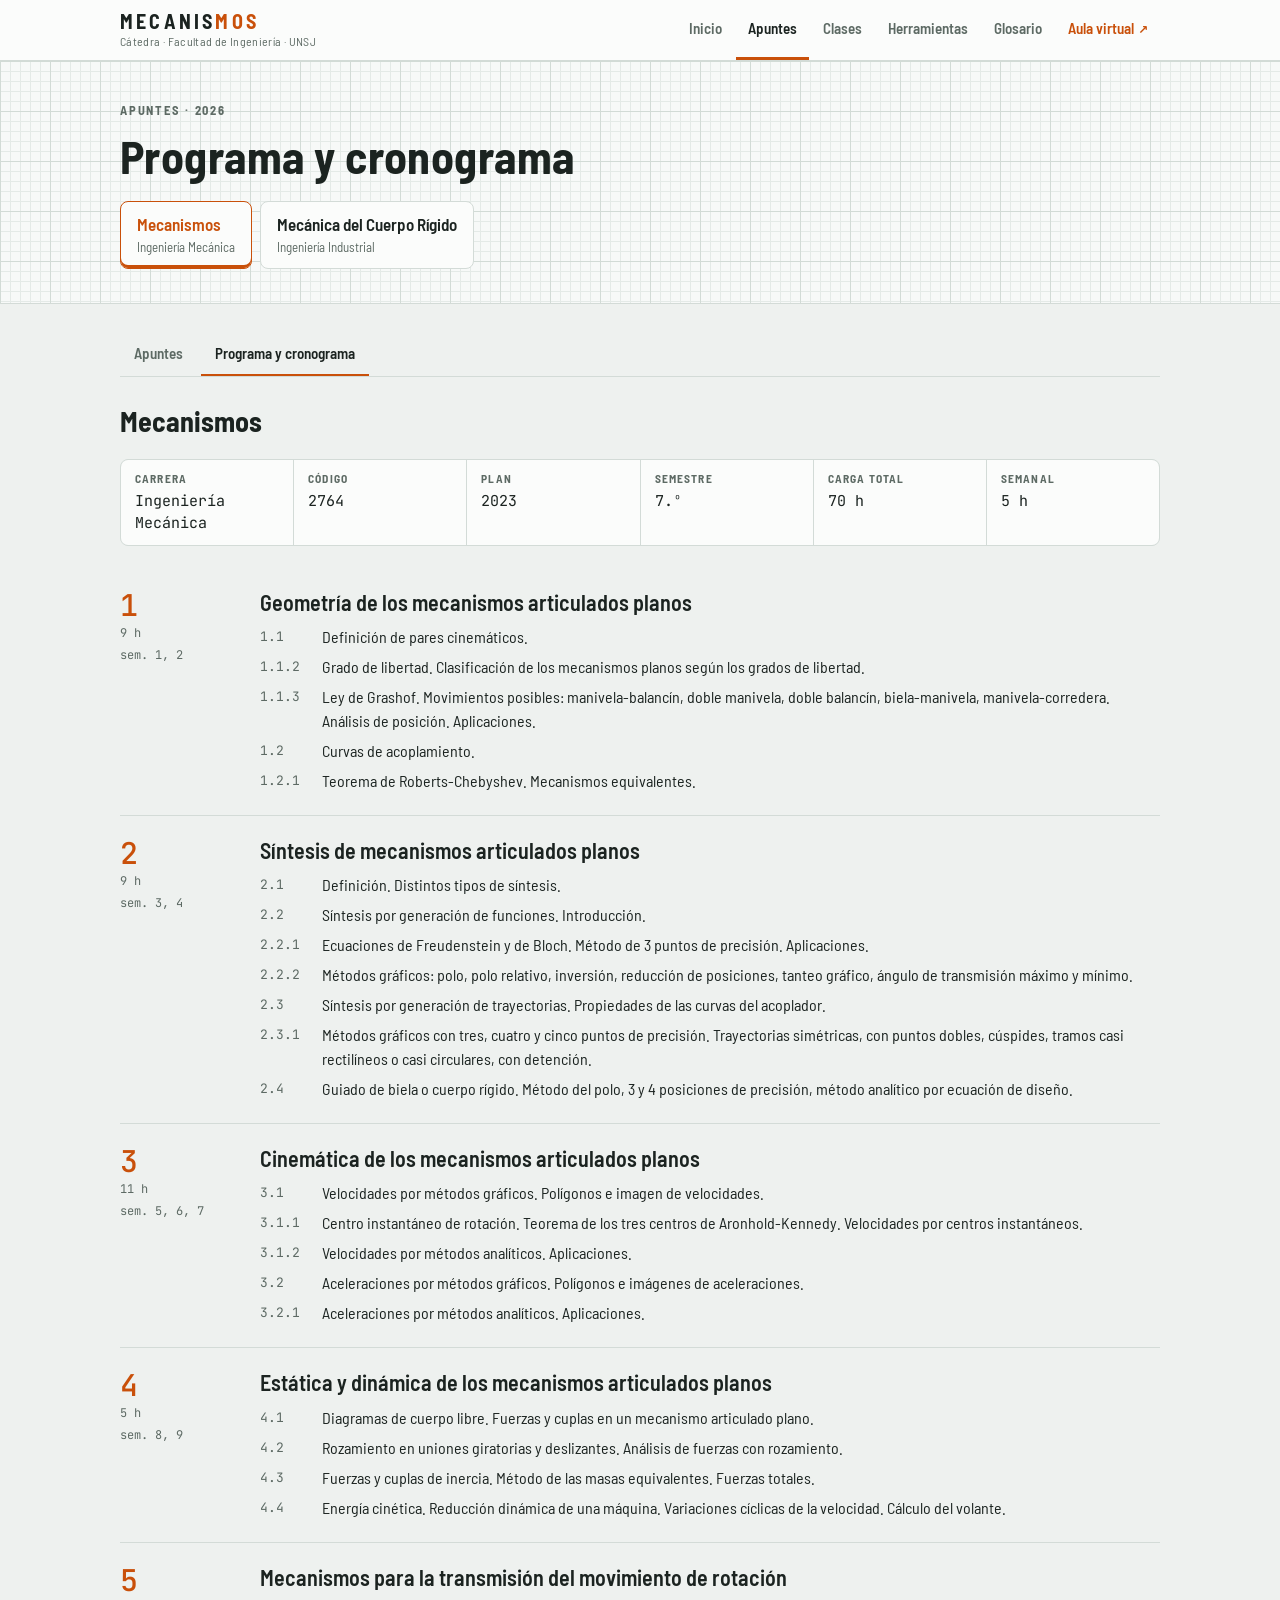
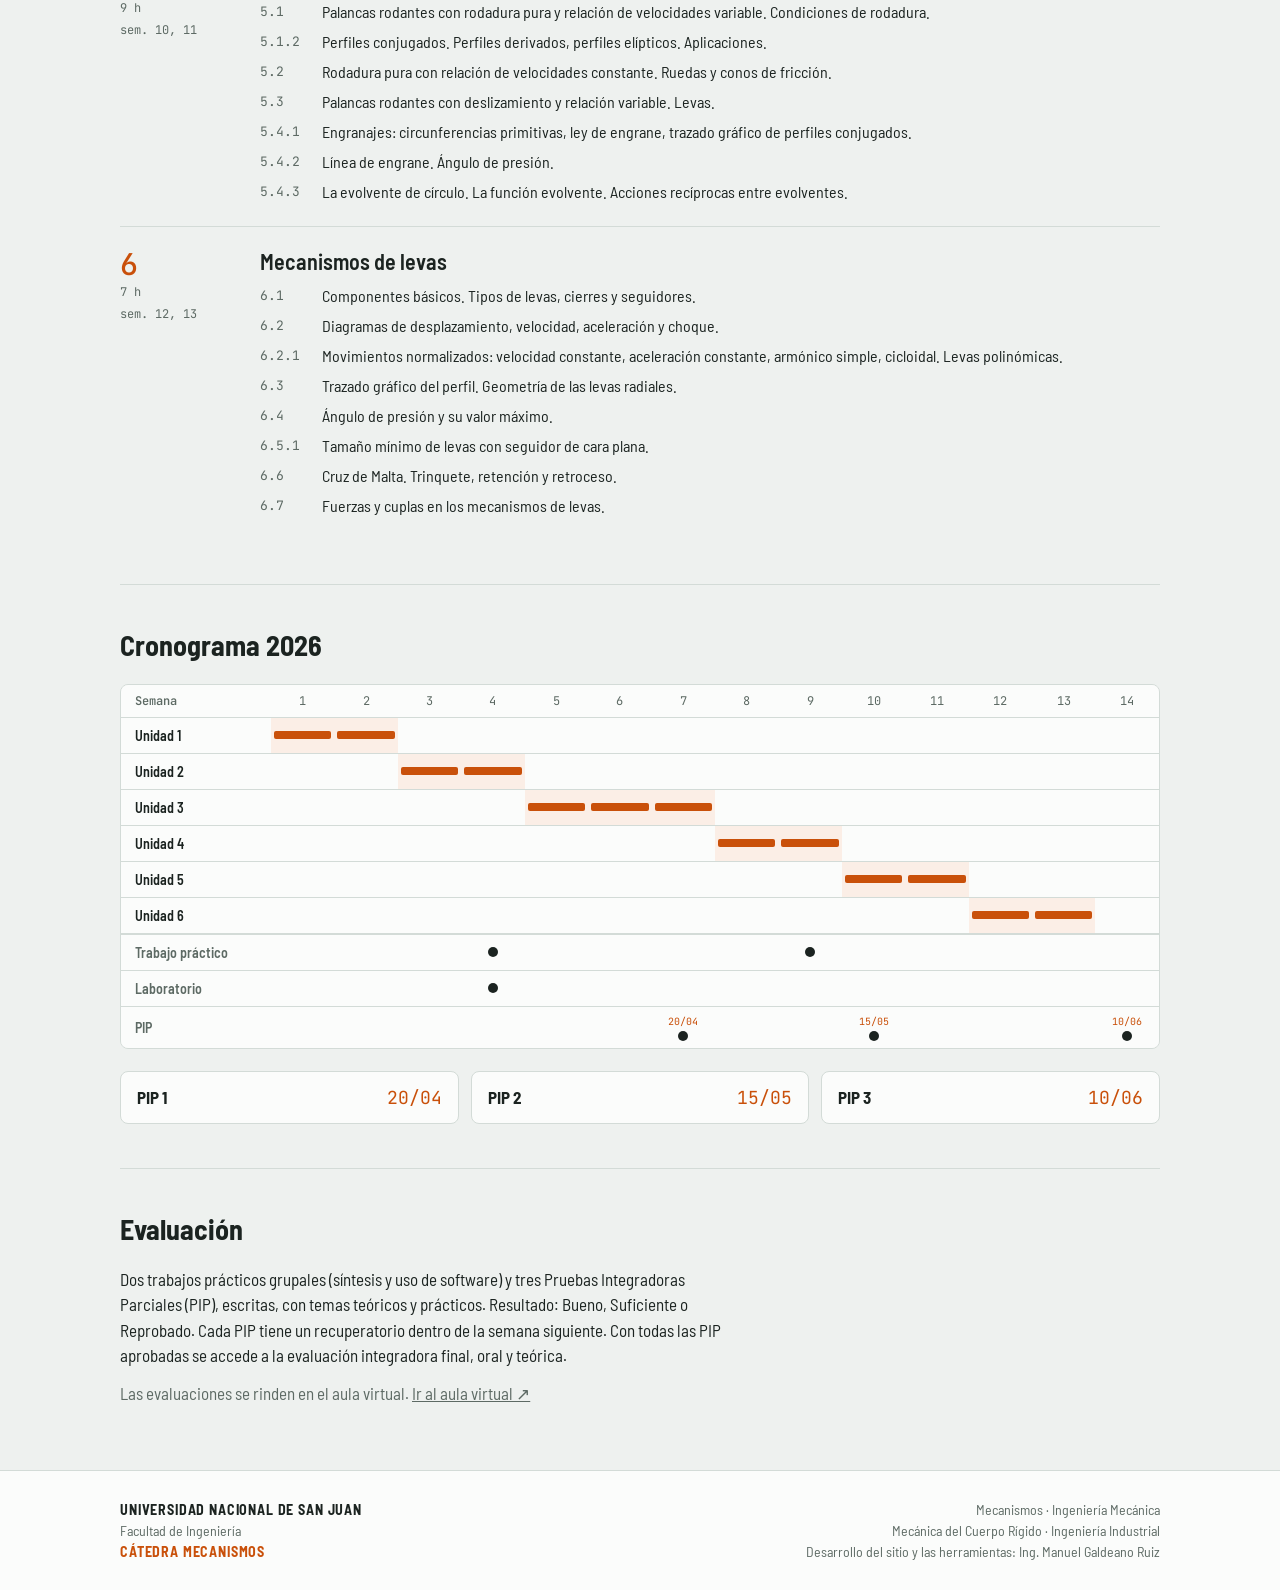
<file: programa.html>
<!DOCTYPE html>
<html lang="es">
<head>
<meta charset="UTF-8">
<meta name="viewport" content="width=device-width, initial-scale=1, viewport-fit=cover">
<title>Programa · Mecanismos</title>
<meta name="description" content="Cátedra Mecanismos — Facultad de Ingeniería, Universidad Nacional de San Juan. Apuntes, herramientas interactivas y glosario.">
<meta name="author" content="Ing. Manuel Galdeano Ruiz — Cátedra Mecanismos, Facultad de Ingeniería, Universidad Nacional de San Juan">
<link rel="preconnect" href="https://fonts.googleapis.com">
<link rel="preconnect" href="https://fonts.gstatic.com" crossorigin>
<link rel="stylesheet" href="https://fonts.googleapis.com/css2?family=Barlow+Semi+Condensed:wght@400;500;600;700&family=JetBrains+Mono:wght@400;500&display=swap">
<link rel="stylesheet" href="assets/site.css">
</head>
<body>
<main id="main" data-page="programa"></main>
<noscript><p style="padding:20px">Este sitio necesita JavaScript activado.</p></noscript>
<script src="assets/datos.js"></script>
<script src="assets/site.js"></script>
</body>
</html>
</file>
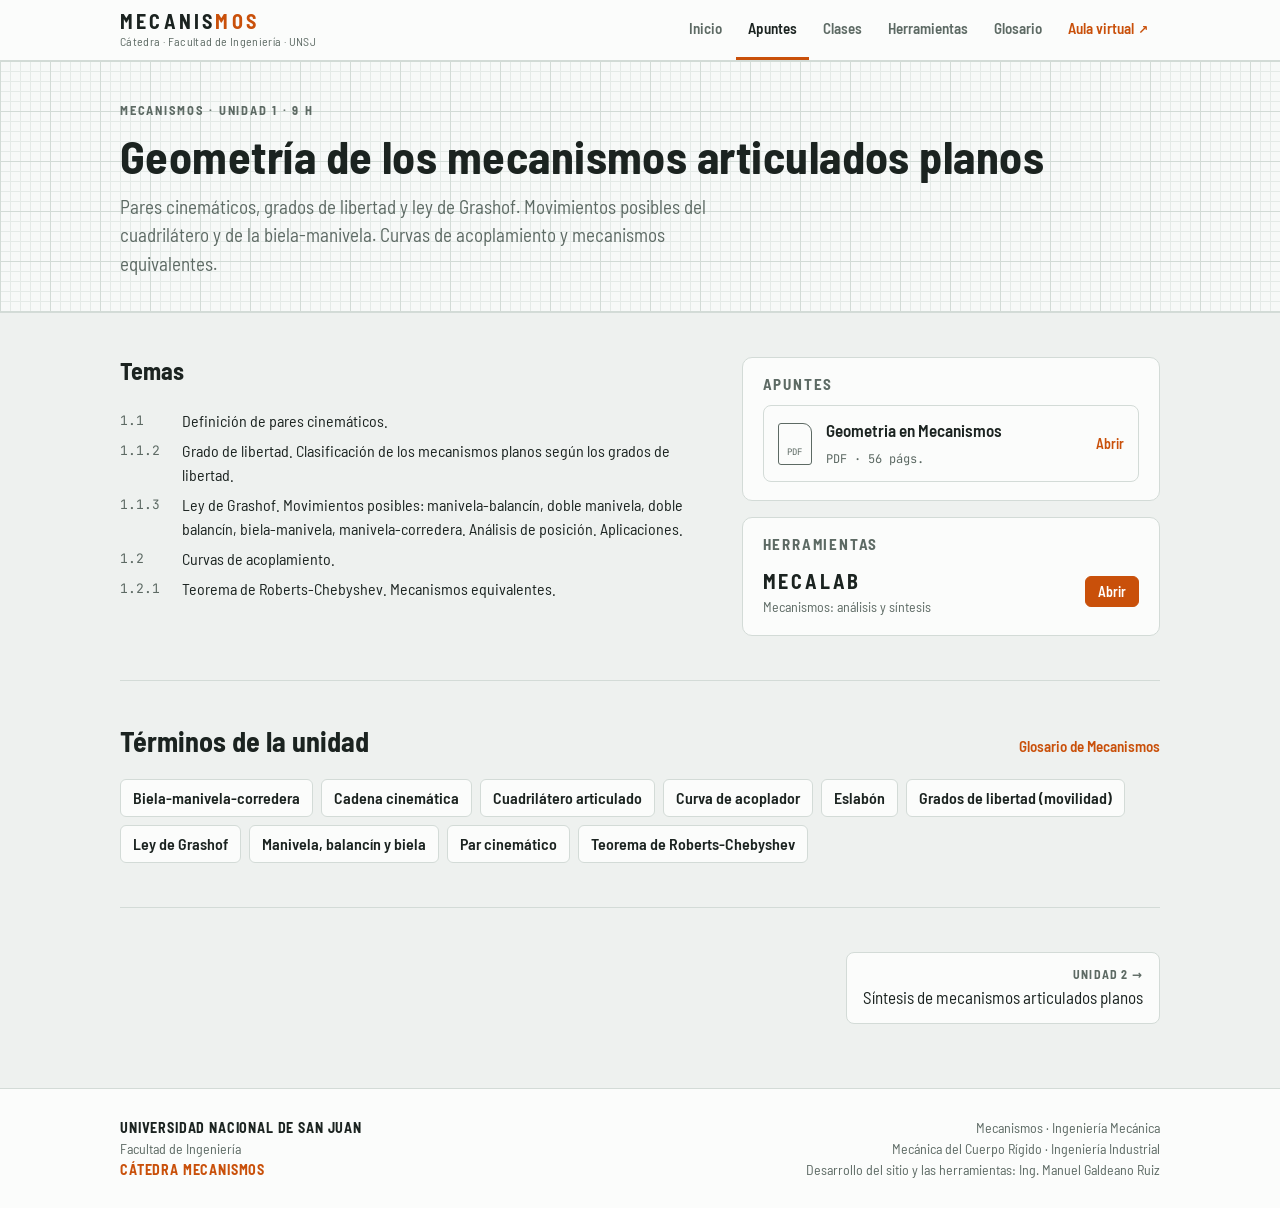
<file: unidad.html>
<!DOCTYPE html>
<html lang="es">
<head>
<meta charset="UTF-8">
<meta name="viewport" content="width=device-width, initial-scale=1, viewport-fit=cover">
<title>Unidad · Mecanismos</title>
<meta name="description" content="Cátedra Mecanismos — Facultad de Ingeniería, Universidad Nacional de San Juan. Apuntes, herramientas interactivas y glosario.">
<meta name="author" content="Ing. Manuel Galdeano Ruiz — Cátedra Mecanismos, Facultad de Ingeniería, Universidad Nacional de San Juan">
<link rel="preconnect" href="https://fonts.googleapis.com">
<link rel="preconnect" href="https://fonts.gstatic.com" crossorigin>
<link rel="stylesheet" href="https://fonts.googleapis.com/css2?family=Barlow+Semi+Condensed:wght@400;500;600;700&family=JetBrains+Mono:wght@400;500&display=swap">
<link rel="stylesheet" href="assets/site.css">
</head>
<body>
<main id="main" data-page="unidad"></main>
<noscript><p style="padding:20px">Este sitio necesita JavaScript activado.</p></noscript>
<script src="assets/datos.js"></script>
<script src="assets/site.js"></script>
</body>
</html>
</file>
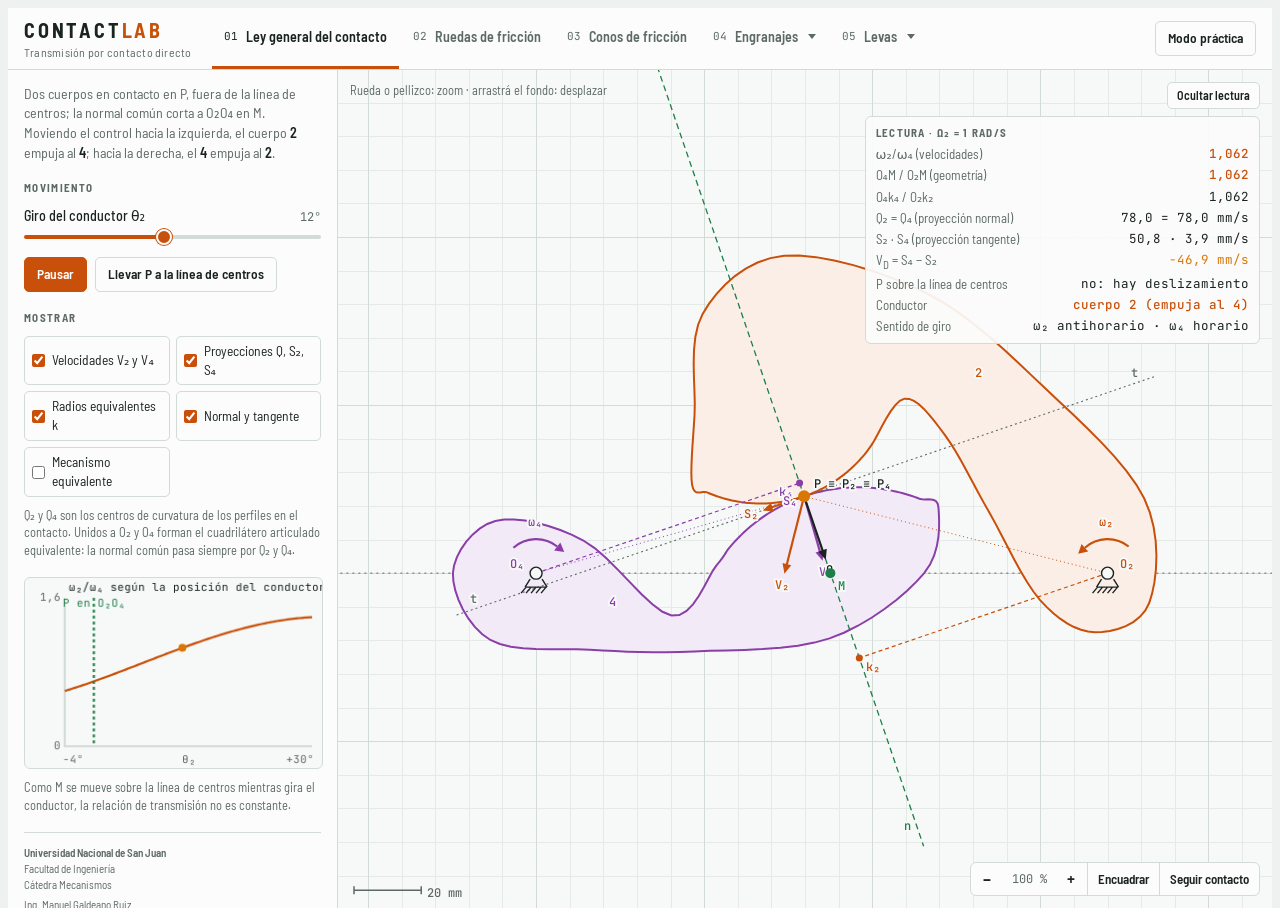
<file: herramientas/contactlab.html>
<!DOCTYPE html>
<html lang="es">
<meta charset="UTF-8">
<meta name="viewport" content="width=device-width, initial-scale=1, viewport-fit=cover">
<!--
  CONTACTLAB — Transmisión por contacto directo
  Universidad Nacional de San Juan — Facultad de Ingeniería — Cátedra Mecanismos
  Desarrollo: Ing. Manuel Galdeano Ruiz
  Material didáctico de la Cátedra Mecanismos (FI-UNSJ).
-->
<meta name="author" content="Ing. Manuel Galdeano Ruiz — Cátedra Mecanismos, Facultad de Ingeniería, Universidad Nacional de San Juan">
<title>CONTACTLAB</title>
<link rel="preconnect" href="https://fonts.googleapis.com">
<link rel="preconnect" href="https://fonts.gstatic.com" crossorigin>
<link rel="stylesheet" href="https://fonts.googleapis.com/css2?family=Barlow+Semi+Condensed:wght@400;500;600;700&family=JetBrains+Mono:wght@400;500&display=swap">
<style>
/* Layout: banco de trabajo — barra de módulos arriba, panel de control a la izquierda, lámina milimetrada a la derecha */
:root{
  --bg:#eef1ef; --panel:#fbfcfb; --canvas:#f7f9f8; --ink:#1b2320; --muted:#5d6a64; --line:#d3dbd7;
  --grid:#e4eae7; --grid2:#d2dbd6;
  --b1:#c9500a; --b1f:#fbeee6; --b2:#8a3fa8; --b2f:#f3eaf7; --geo:#1d7f47; --hot:#d97706; --warn:#c0392b;
  --accent:#c9500a; --accent-ink:#ffffff;
  --l1:#6b7570; --l2:#1f6fb2; --l3:#1d7f47; --l4:#c9500a; --l5:#8a3fa8; --l6:#0f8b8d;
  --f-ui:"Barlow Semi Condensed","Arial Narrow",system-ui,sans-serif;
  --f-mono:"JetBrains Mono",ui-monospace,"SFMono-Regular",Consolas,monospace;
}
@media (prefers-color-scheme: dark){ :root:not([data-theme="light"]){
  --bg:#0f1412; --panel:#151b19; --canvas:#111715; --ink:#e4eae7; --muted:#8f9d97; --line:#2a3430;
  --grid:#18201d; --grid2:#222c28;
  --b1:#ff8a3d; --b1f:rgba(255,138,61,.13); --b2:#c693e6; --b2f:rgba(198,147,230,.13); --geo:#4fcf89; --hot:#ffc24a; --warn:#ff6b5b;
  --accent:#ff8a3d; --accent-ink:#1b1208; --l1:#a3ada8; --l2:#6aaef0; --l3:#4fcf89; --l4:#ff8a3d; --l5:#c693e6; --l6:#4fd1d3; color-scheme:dark }}
:root[data-theme="dark"]{
  --bg:#0f1412; --panel:#151b19; --canvas:#111715; --ink:#e4eae7; --muted:#8f9d97; --line:#2a3430;
  --grid:#18201d; --grid2:#222c28;
  --b1:#ff8a3d; --b1f:rgba(255,138,61,.13); --b2:#c693e6; --b2f:rgba(198,147,230,.13); --geo:#4fcf89; --hot:#ffc24a; --warn:#ff6b5b;
  --accent:#ff8a3d; --accent-ink:#1b1208; --l1:#a3ada8; --l2:#6aaef0; --l3:#4fcf89; --l4:#ff8a3d; --l5:#c693e6; --l6:#4fd1d3; color-scheme:dark }

html,body{height:100%}
[hidden]{display:none!important}
body{background:var(--bg);color:var(--ink);font-family:var(--f-ui);font-size:15px;line-height:1.4}
.app{display:grid;grid-template-rows:auto 1fr;height:100%}

.top{display:flex;align-items:stretch;gap:20px;padding-inline:16px;background:var(--panel);border-bottom:1px solid var(--line);flex-wrap:wrap}
.brand{display:flex;flex-direction:column;justify-content:center;padding-block:8px}
.brand b{font-weight:700;font-size:20px;letter-spacing:.14em}
.brand b span{color:var(--accent)}
.brand small{font-size:12px;color:var(--muted);letter-spacing:.02em}
.tabs{display:flex;gap:2px;overflow-x:auto;min-width:0;flex:1}
.tab{all:unset;cursor:pointer;display:flex;align-items:center;gap:8px;padding:0 12px;font-size:14px;font-weight:600;color:var(--muted);border-bottom:3px solid transparent;white-space:nowrap;min-height:52px}
.tab .n{font-family:var(--f-mono);font-size:11px;font-weight:400}
.tab .soon{font-size:10px;font-weight:600;letter-spacing:.08em;text-transform:uppercase;border:1px solid var(--line);padding:1px 5px;border-radius:3px}
.tab:hover{color:var(--ink)}
.tab[aria-selected="true"]{color:var(--ink);border-bottom-color:var(--accent)}
.tab:focus-visible{outline:2px solid var(--accent);outline-offset:-2px}

.work{display:grid;grid-template-columns:330px minmax(0,1fr);min-height:0}
.panel{overflow-y:auto;background:var(--panel);border-right:1px solid var(--line);padding:14px 16px 24px;display:flex;flex-direction:column;gap:18px;min-height:0}
.sec{display:flex;flex-direction:column;gap:10px}
.sec h3{margin:0;font-size:11px;font-weight:700;letter-spacing:.12em;text-transform:uppercase;color:var(--muted)}
.lead{margin:0;font-size:14px;color:var(--muted)}
.lead strong{color:var(--ink);font-weight:600}

.seg{display:grid;grid-template-columns:1fr 1fr;border:1px solid var(--line);border-radius:6px;overflow:hidden}
.seg button{all:unset;cursor:pointer;text-align:center;padding:7px 6px;font-size:13px;font-weight:600;color:var(--muted)}
.seg button+button{border-left:1px solid var(--line)}
.seg button[aria-pressed="true"]{background:var(--ink);color:var(--panel)}
.seg button:focus-visible{outline:2px solid var(--accent);outline-offset:-2px}

.field{display:grid;grid-template-columns:1fr auto;gap:2px 8px;align-items:baseline}
.field label{font-size:14px;font-weight:500}
.field output{font-family:var(--f-mono);font-size:12px;color:var(--muted);font-variant-numeric:tabular-nums}
.field input[type=range]{grid-column:1/-1;width:100%;accent-color:var(--accent);margin:0}
.ticks{grid-column:1/-1;position:relative;height:14px;margin:0 8px}
.ticks span{position:absolute;left:var(--p);transform:translateX(-50%);font-family:var(--f-mono);font-size:10.5px;color:var(--muted)}
.ticks span::before{content:"";position:absolute;left:50%;top:-5px;width:1px;height:4px;background:var(--muted)}
.tylist{display:flex;flex-wrap:wrap;gap:5px}
.tylist span{flex-basis:100%;font-size:12px;color:var(--muted);margin-top:4px}
.tylist button{all:unset;cursor:pointer;padding:5px 10px;border:1px solid var(--line);border-radius:5px;font-size:13.5px;font-weight:600}
.tylist button[aria-pressed="true"]{background:var(--ink);color:var(--panel);border-color:var(--ink)}
.tylist button:focus-visible{outline:2px solid var(--accent);outline-offset:2px}
.tinfo{border-top:1px solid var(--line);background:var(--panel);max-height:34%;overflow:auto;padding:10px 16px 14px;flex:none}
.tinfo table{border-collapse:collapse;width:100%;font-size:13.5px;min-width:640px}
.tinfo th,.tinfo td{text-align:left;vertical-align:top;padding:5px 10px;border-bottom:1px solid var(--line)}
.tinfo thead th{font-size:12px;font-weight:700;color:var(--muted)}
.tinfo tbody th{font-weight:500;color:var(--muted);width:30%}
.tinfo td{font-family:var(--f-mono);font-size:12.5px;font-variant-numeric:tabular-nums}
.tinfo table.list{min-width:0} .tinfo table.list td{font-family:var(--f-ui);font-size:14px}
.tinfo .sel{background:color-mix(in srgb,var(--accent) 9%,transparent);color:var(--ink)}
.tinfo tr.gap th,.tinfo tr.gap td{border-top:2px solid var(--line)}
.tinfo .cap{margin-top:8px;max-width:90ch}
.legend{width:100%;height:auto;display:block}
.legend .lg-a{stroke:var(--muted)} .legend .lg-p{stroke:var(--muted)} .legend .lg-b{stroke:var(--geo)} .legend .lg-f{stroke:var(--hot)} .legend .lg-u{stroke:var(--warn)} .legend .lg-c{stroke:var(--b2)}
.legend .lg-t{fill:var(--ink);font:12.5px var(--f-ui)}
.field.flash{animation:flash 1.6s ease 2}
@keyframes flash{50%{background:color-mix(in srgb,var(--accent) 18%,transparent)}}

.toggles{display:grid;grid-template-columns:1fr 1fr;gap:6px}
.chk{display:flex;align-items:center;gap:7px;font-size:13.5px;cursor:pointer;padding:5px 7px;border:1px solid var(--line);border-radius:5px}
.chk input{accent-color:var(--accent);margin:0}
.chk i{width:10px;height:10px;border-radius:2px;flex:none}

.row{display:flex;gap:8px;flex-wrap:wrap}
.btn{all:unset;cursor:pointer;padding:7px 12px;border:1px solid var(--line);border-radius:5px;font-size:13.5px;font-weight:600;display:inline-flex;align-items:center;gap:6px}
.btn.primary{background:var(--accent);border-color:var(--accent);color:var(--accent-ink)}
.btn:hover{border-color:var(--ink)}
.btn:focus-visible{outline:2px solid var(--accent);outline-offset:2px}

#chart,#fchart,.pchart{width:100%;height:190px;display:block;border:1px solid var(--line);border-radius:6px;background:var(--canvas)}
.cap{font-size:12.5px;color:var(--muted);margin:0}

.stage{position:relative;display:flex;flex-direction:column;min-width:0;min-height:0}
.cvwrap{position:relative;flex:1;min-height:0;background:var(--canvas)}
#cv{position:absolute;inset:0;width:100%;height:100%;display:block;touch-action:none;cursor:grab}
#cv.drag{cursor:grabbing}
.readout{position:absolute;top:12px;right:12px;background:color-mix(in srgb,var(--panel) 92%,transparent);border:1px solid var(--line);border-radius:6px;padding:8px 10px;min-width:220px;pointer-events:none}
.readout dl{margin:0;display:grid;grid-template-columns:auto auto;gap:3px 14px}
.readout dt{font-size:13px;color:var(--muted)}
.readout dd{margin:0;text-align:right;font-family:var(--f-mono);font-size:12.5px;font-variant-numeric:tabular-nums}
.readout dd.key{color:var(--accent);font-weight:500}
.readout .rt{font-size:11px;font-weight:700;letter-spacing:.12em;text-transform:uppercase;color:var(--muted);margin-bottom:5px}
.hint{position:absolute;left:12px;top:12px;font-size:12.5px;color:var(--muted);pointer-events:none;max-width:calc(100% - 280px)}
.zoombar{position:absolute;right:12px;bottom:12px;display:flex;align-items:center;background:var(--panel);border:1px solid var(--line);border-radius:6px;overflow:hidden}
.zoombar button{all:unset;cursor:pointer;min-width:32px;height:32px;display:grid;place-items:center;font-size:17px;font-weight:600;color:var(--ink)}
.zoombar button.txt{font-size:13px;padding:0 10px;border-left:1px solid var(--line)}
.zoombar button:hover{background:var(--bg)}
.zoombar button[aria-pressed="true"]{background:var(--accent);color:var(--accent-ink)}
.zoombar button:focus-visible{outline:2px solid var(--accent);outline-offset:-2px}
.zoombar output{font-family:var(--f-mono);font-size:12px;min-width:52px;text-align:center;font-variant-numeric:tabular-nums;color:var(--muted)}

.guide{border-top:1px solid var(--line);background:var(--panel);padding:10px 16px 12px;display:grid;grid-template-columns:auto minmax(0,1fr);gap:6px 18px;align-items:start}
.steps{display:flex;gap:4px;grid-row:span 2}
.steps button{all:unset;cursor:pointer;width:30px;height:30px;display:grid;place-items:center;border:1px solid var(--line);border-radius:50%;font-family:var(--f-mono);font-size:12px}
.steps button[aria-current="true"]{background:var(--accent);border-color:var(--accent);color:var(--accent-ink)}
.steps button:focus-visible{outline:2px solid var(--accent);outline-offset:2px}
.guide h4{margin:0;font-size:16px;font-weight:700;text-wrap:balance}
.guide p{margin:0;font-size:14.5px;max-width:78ch;color:var(--ink)}
.guide p em{font-style:normal;font-family:var(--f-mono);font-size:12.5px}

.soonbox{position:absolute;inset:0;display:grid;place-items:center;padding:24px;overflow:auto}
.soonbox .card{max-width:560px;background:var(--panel);border:1px solid var(--line);border-radius:8px;padding:20px 22px}
.soonbox h2{margin:0 0 4px;font-size:22px;text-wrap:balance}
.soonbox ul{margin:10px 0 0;padding-left:18px;display:grid;gap:5px}
.tag{display:inline-block;font-size:10.5px;font-weight:700;letter-spacing:.1em;text-transform:uppercase;color:var(--accent);margin-bottom:6px}

@media (max-width:860px){
  html,body{height:auto}
  .app{height:auto;display:block}
  .work{display:flex;flex-direction:column}
  .stage{order:-1}
  .cvwrap{height:62vh;flex:none}
  .panel{border-right:0;border-top:1px solid var(--line);overflow:visible}
  .readout{position:static;margin:10px 16px 0;min-width:0}
  .hint{display:none}
  .guide{grid-template-columns:1fr}
  .steps{grid-row:auto}
}
@media (prefers-reduced-motion:reduce){ .field.flash{animation:none} }

.lclass table{border-collapse:collapse;width:100%;table-layout:fixed}
.lclass td{border:1px solid var(--line);padding:6px 7px;font-size:12.5px;line-height:1.35;vertical-align:top;color:var(--muted)}
.lclass td b{color:var(--ink);font-weight:600}
.lclass td em{font-style:normal;color:var(--accent);font-weight:700}
.lclass td.hit{background:color-mix(in srgb,var(--accent) 12%,transparent);border-color:var(--accent);color:var(--ink)}

.pracbtn{all:unset;cursor:pointer;align-self:center;margin-left:auto;padding:7px 12px;border:1px solid var(--line);border-radius:5px;font-size:13.5px;font-weight:600;white-space:nowrap}
.pracbtn[aria-pressed="true"]{background:var(--accent);border-color:var(--accent);color:var(--accent-ink)}
.pracbtn:focus-visible,.rotools button:focus-visible,.lnk:focus-visible{outline:2px solid var(--accent);outline-offset:2px}
.rotools{position:absolute;top:12px;right:12px;display:flex;gap:6px;z-index:3}
.rotools button{all:unset;cursor:pointer;font-size:12px;font-weight:600;padding:4px 9px;border:1px solid var(--line);border-radius:5px;background:var(--panel);color:var(--ink)}
.readout{top:46px}
.readout.collapsed{display:none}
.readout.hidevals dd{filter:blur(6px);user-select:none}
.prac{position:absolute;left:12px;bottom:56px;width:min(360px,calc(100% - 24px));background:var(--panel);border:1px solid var(--accent);border-radius:8px;padding:12px 14px;z-index:3;display:flex;flex-direction:column;gap:8px;font-size:14px}
.prac p{margin:0}
.prac .prh{display:flex;justify-content:space-between;align-items:center}
.prac input,.prac select{flex:1;min-width:0;font:inherit;padding:6px 8px;border:1px solid var(--line);border-radius:5px;background:var(--canvas);color:var(--ink)}
.prac .ok{color:var(--geo);font-weight:700} .prac .bad{color:var(--warn);font-weight:700}
.lnk{all:unset;cursor:pointer;color:var(--accent);font-weight:600;font-size:13px;text-decoration:underline;text-underline-offset:2px;align-self:flex-start}
@media (max-width:860px){ .rotools{position:static;justify-content:flex-end;margin:8px 16px 0} .prac{position:static;width:auto;margin:10px 16px 0} }

/* ---------- pestañas con menú desplegable ---------- */
.tab.dd .tl{display:flex;flex-direction:column;line-height:1.1}
.tab.dd .tl small{font-size:11.5px;font-weight:500;color:var(--muted)}
.tab.dd .tl small:empty{display:none}
.tab.dd .car{width:0;height:0;border-left:4px solid transparent;border-right:4px solid transparent;border-top:5px solid currentColor;margin-left:2px}
.tab.dd[aria-expanded="true"]{color:var(--ink);background:var(--bg)}
.ddmenu{position:fixed;z-index:20;min-width:250px;background:var(--panel);border:1px solid var(--line);border-radius:8px;padding:5px;box-shadow:0 10px 28px rgba(0,0,0,.16);display:flex;flex-direction:column}
.ddmenu button{all:unset;cursor:pointer;display:flex;gap:10px;align-items:baseline;padding:8px 10px;border-radius:5px;font-size:14px;font-weight:600;color:var(--ink)}
.ddmenu button .n{font-family:var(--f-mono);font-size:11px;font-weight:400;color:var(--muted);min-width:24px}
.ddmenu button:hover,.ddmenu button:focus-visible{background:var(--bg);outline:none}
.ddmenu button[aria-current="true"]{background:color-mix(in srgb,var(--accent) 12%,transparent)}
.ddmenu button[aria-current="true"] .n{color:var(--accent)}

/* ---------- levas ---------- */
.sel{font:inherit;font-size:13.5px;padding:6px 8px;border:1px solid var(--line);border-radius:5px;background:var(--canvas);color:var(--ink);width:100%}
.prog{display:flex;flex-direction:column;gap:4px}
.prog .ph,.prog .pr{display:grid;grid-template-columns:20px 44px 54px 50px minmax(0,1fr) 24px;gap:4px;align-items:center}
.prog .ph{font-size:11px;color:var(--muted);font-weight:600}
.prog .pr>b{font-family:var(--f-mono);font-size:11px;color:var(--muted);font-weight:400;text-align:right}
.prog select,.prog input{font:inherit;font-size:13px;padding:4px 4px;border:1px solid var(--line);border-radius:4px;background:var(--canvas);color:var(--ink);min-width:0;width:100%;box-sizing:border-box}
.prog input{font-family:var(--f-mono);font-size:12px}
.prog input:disabled,.prog select:disabled{opacity:.35}
.prog button{all:unset;cursor:pointer;text-align:center;color:var(--muted);font-size:16px;border-radius:4px}
.prog button:hover{color:var(--warn)}
.prog button:focus-visible,.sel:focus-visible{outline:2px solid var(--accent);outline-offset:1px}
.prog .auto{font-size:12px;color:var(--muted);padding-left:24px}
.sum{font-family:var(--f-mono);font-size:12px;color:var(--muted)}
.sum.bad{color:var(--warn)}
.seg.seg5{grid-template-columns:repeat(5,1fr)}
.tylist button:disabled{opacity:.35;cursor:not-allowed}
.readout.rl{top:auto;bottom:46px;left:12px;right:auto}
.rotools.rl{top:auto;bottom:12px;left:12px;right:auto}
.prac.rl{left:auto;right:12px}
@media (max-width:860px){ .readout.rl{position:static;margin:10px 16px 0} .rotools.rl{position:static} }
.readout.rb{top:auto;bottom:56px}
.tinfo.compact{max-height:28%;padding-top:4px}
.tinfo.compact th,.tinfo.compact td{padding:3px 8px}
.tinfo.compact td{font-size:12.5px!important}
.readout.rl{max-width:min(390px,calc(36vw - 140px));min-width:0}
@media (max-width:860px){ .readout.rl{max-width:none} }
.seg.seg6{grid-template-columns:repeat(6,1fr)}
.kgrid{display:grid;grid-template-columns:repeat(auto-fit,minmax(150px,1fr));gap:8px}
.kcard{border:1px solid var(--line);border-radius:7px;padding:6px 10px 8px;background:var(--canvas)}
.kcard.cur{border-color:var(--accent);box-shadow:inset 0 0 0 1px var(--accent)}
.kcard.off{opacity:.5}
.kcard h5{margin:0 0 4px;font-size:12.5px;font-weight:700;display:flex;gap:7px;align-items:center}
.kcard h5 b{display:inline-grid;place-items:center;width:18px;height:18px;border-radius:50%;background:var(--ink);color:var(--panel);font:700 10.5px var(--f-mono)}
.kcard.cur h5 b{background:var(--accent);color:var(--accent-ink)}
.kcard dl{margin:0;display:grid;grid-template-columns:auto auto;gap:2px 10px}
.kcard dt{font-size:12.5px;color:var(--muted)}
.kcard dd{margin:0;text-align:right;font:12px var(--f-mono);font-variant-numeric:tabular-nums}
.kcard dd.key{color:var(--accent);font-weight:600}
.zoombar.zt{top:48px;bottom:auto;right:22px}
.seg.seg3{grid-template-columns:repeat(3,1fr)}

/* ---------- sliders con estilo propio (iguales en todos los navegadores y temas) ---------- */
input[type=range]{-webkit-appearance:none;appearance:none;background:transparent;height:20px;cursor:pointer;margin:0;padding:0}
input[type=range]:focus{outline:none}
input[type=range]::-webkit-slider-runnable-track{height:4px;border-radius:2px;background:var(--line);border:0}
input[type=range]::-webkit-slider-thumb{-webkit-appearance:none;appearance:none;width:16px;height:16px;border-radius:50%;background:var(--accent);border:2px solid var(--panel);box-shadow:0 0 0 1px var(--accent);margin-top:-6px}
input[type=range]::-moz-range-track{height:4px;border-radius:2px;background:var(--line);border:0}
input[type=range]::-moz-range-progress{height:4px;border-radius:2px;background:var(--accent)}
input[type=range]::-moz-range-thumb{width:14px;height:14px;border-radius:50%;background:var(--accent);border:2px solid var(--panel);box-shadow:0 0 0 1px var(--accent)}
input[type=range]:focus-visible::-webkit-slider-thumb{box-shadow:0 0 0 3px color-mix(in srgb,var(--accent) 35%,transparent)}
input[type=range]:focus-visible::-moz-range-thumb{box-shadow:0 0 0 3px color-mix(in srgb,var(--accent) 35%,transparent)}
@media (forced-colors: active){ input[type=range]{forced-color-adjust:auto} }
input[type=range]::-webkit-slider-runnable-track{background:linear-gradient(to right,var(--accent) 0 var(--fill,0%),var(--line) var(--fill,0%) 100%)}

/* Créditos institucionales */
.credits{margin-top:auto;padding-top:12px;border-top:1px solid var(--line);font-size:11px;line-height:1.45;color:var(--muted)}
.credits b{display:block;font-weight:600}
.credits .c{}
.credits .d{margin-top:4px}
</style>

<div class="app">
  <header class="top">
    <div class="brand"><b>CONTACT<span>LAB</span></b><small>Transmisión por contacto directo</small></div>
    <nav class="tabs" aria-label="Módulos">
      <button class="tab" data-go="ley"><span class="n">01</span>Ley general del contacto</button>
      <button class="tab" data-go="fric"><span class="n">02</span>Ruedas de fricción</button>
      <button class="tab" data-go="cono"><span class="n">03</span>Conos de fricción</button>
      <button class="tab dd" data-menu="eng" aria-haspopup="menu" aria-expanded="false" aria-controls="menu-eng"><span class="n">04</span><span class="tl">Engranajes<small id="sub-eng"></small></span><span class="car" aria-hidden="true"></span></button>
      <button class="tab dd" data-menu="cam" aria-haspopup="menu" aria-expanded="false" aria-controls="menu-cam"><span class="n">05</span><span class="tl">Levas<small id="sub-cam"></small></span><span class="car" aria-hidden="true"></span></button>
    </nav>
    <div class="ddmenu" id="menu-eng" role="menu" aria-label="Engranajes" hidden>
      <button role="menuitem" data-go="inv"><span class="n">4.1</span>Evolvente y ley del engrane</button>
      <button role="menuitem" data-go="gear-dent"><span class="n">4.2</span>Dentado e interferencia</button>
      <button role="menuitem" data-go="gear-tipos"><span class="n">4.3</span>Tipos de engranajes</button>
      <button role="menuitem" data-go="tren"><span class="n">4.4</span>Trenes de engranajes</button>
    </div>
    <div class="ddmenu" id="menu-cam" role="menu" aria-label="Levas" hidden>
      <button role="menuitem" data-go="cam-tipos"><span class="n">5.1</span>Partes, seguidores y cierre</button>
      <button role="menuitem" data-go="cam-cons"><span class="n">5.2</span>Construcción y dimensionamiento</button>
      <button role="menuitem" data-go="cam-sva"><span class="n">5.3</span>Análisis SVA</button>
      <button role="menuitem" data-go="cam-comp"><span class="n">5.4</span>Comparar movimientos</button>
      <button role="menuitem" data-go="cam-cin"><span class="n">5.5</span>Cinética de levas</button>
    </div>
    <button class="pracbtn" id="pracbtn" aria-pressed="false">Modo práctica</button>
  </header>

  <main class="work">
    <aside class="panel" id="panel">
      <!-- ===== LEY GENERAL ===== -->
      <div data-panel="ley" class="sec" style="gap:18px" hidden>
        <p class="lead">Dos cuerpos en contacto en P, fuera de la línea de centros; la normal común corta a O₂O₄ en M. Moviendo el control hacia la izquierda, el cuerpo <strong>2</strong> empuja al <strong>4</strong>; hacia la derecha, el <strong>4</strong> empuja al <strong>2</strong>.</p>
        <div class="sec">
          <h3>Movimiento</h3>
          <div class="field"><label for="lth">Giro del conductor θ₂</label><output id="o-lth"></output><input type="range" id="lth" min="-4" max="30" step="1" value="20"></div>
          <div class="row"><button class="btn primary" id="lplay">Pausar</button><button class="btn" id="lzero">Llevar P a la línea de centros</button></div>
        </div>
        <div class="sec">
          <h3>Mostrar</h3>
          <div class="toggles">
            <label class="chk"><input type="checkbox" id="ls-vel" checked>Velocidades V₂ y V₄</label>
            <label class="chk"><input type="checkbox" id="ls-comp" checked>Proyecciones Q, S₂, S₄</label>
            <label class="chk"><input type="checkbox" id="ls-k" checked>Radios equivalentes k</label>
            <label class="chk"><input type="checkbox" id="ls-nt" checked>Normal y tangente</label>
            <label class="chk"><input type="checkbox" id="ls-eq">Mecanismo equivalente</label>
          </div>
          <p class="cap">Q₂ y Q₄ son los centros de curvatura de los perfiles en el contacto. Unidos a O₂ y O₄ forman el cuadrilátero articulado equivalente: la normal común pasa siempre por Q₂ y Q₄.</p>
        </div>
        <div class="sec">
          <canvas id="lchart" class="pchart" aria-label="Relación de velocidades según la posición del conductor"></canvas>
          <p class="cap">Como M se mueve sobre la línea de centros mientras gira el conductor, la relación de transmisión no es constante.</p>
        </div>
      </div>

      <!-- ===== CONOS DE FRICCIÓN ===== -->
      <div data-panel="cono" class="sec" style="gap:18px" hidden>
        <p class="lead">Ejes que se cortan en D. Cono <strong>2</strong> conductor y cono <strong>3</strong> conducido, en contacto a lo largo de una generatriz común.</p>
        <div class="sec">
          <h3>Contacto</h3>
          <div class="seg" role="group" aria-label="Tipo de contacto">
            <button id="cn-ext" aria-pressed="true">Exterior</button>
            <button id="cn-int" aria-pressed="false">Interior</button>
          </div>
        </div>
        <div class="sec">
          <h3>Datos de diseño</h3>
          <div class="field"><label for="cnrel">Relación ω₂/ω₃</label><output id="o-cnrel"></output><input type="range" id="cnrel" min="-100" max="100" step="1" value="43"></div>
          <div class="field"><label for="cnphi">Ángulo entre ejes φ</label><output id="o-cnphi"></output><input type="range" id="cnphi" min="20" max="160" step="1" value="90"></div>
          <p class="cap">La app calcula θ y β. En P y P′ se ven los triángulos semejantes: PC/PB = P′C′/P′B′ = ω₂/ω₃.</p>
        </div>
        <div class="sec">
          <h3>Condición de los vértices</h3>
          <div class="field"><label for="cndv">Separar el vértice del cono 3</label><output id="o-cndv"></output><input type="range" id="cndv" min="0" max="45" step="1" value="0"></div>
          <p class="cap">Con los vértices separados, la relación de radios cambia a lo largo de la generatriz: sólo un punto rueda sin deslizar y en el resto aparece velocidad de deslizamiento.</p>
        </div>
        <div class="sec">
          <canvas id="cnchart" class="pchart" aria-label="Velocidad de los puntos de la generatriz común según su distancia al vértice"></canvas>
          <p class="cap">Las velocidades son perpendiculares al plano del dibujo. Con vértices coincidentes, v₂ y v₃ son la misma recta que nace en D: rodadura pura en toda la faja.</p>
        </div>
        <div class="sec">
          <h3>Cargas</h3>
          <div class="field"><label for="cnmu">Coeficiente de rozamiento μ</label><output id="o-cnmu"></output><input type="range" id="cnmu" min="0.05" max="0.8" step="0.01" value="0.3"></div>
          <div class="field"><label for="cnFa">Fuerza axial de apriete sobre el cono 2 · F<sub>a2</sub></label><output id="o-cnFa"></output><input type="range" id="cnFa" min="20" max="1500" step="10" value="300"></div>
          <div class="field"><label for="cnT">Par resistente en el cono 3 · T₃</label><output id="o-cnT"></output><input type="range" id="cnT" min="0" max="40" step="0.5" value="5"></div>
          <p class="cap">El apriete se da empujando el cono 2 a lo largo de su eje. La normal sobre la generatriz es N = F<sub>a2</sub> / sen β: con un semiángulo chico, poca fuerza axial produce mucha normal. El cono 3 reacciona con F<sub>a3</sub> = N·sen θ.</p>
        </div>
        <div class="sec">
          <h3>Movimiento</h3>
          <div class="row"><button class="btn primary" id="cnplay">Pausar</button></div>
        </div>
        <div class="sec">
          <h3>Capacidad de transmisión</h3>
          <canvas id="cnfchart" class="pchart" aria-label="Fuerza tangencial requerida frente al par resistente en los conos"></canvas>
          <p class="cap">La recta es F<sub>t</sub> = T₃ / r₃, con r₃ el radio medio de la faja en el cono 3. Por encima de μ·N el cono 2 patina y el cono 3 se frena.</p>
        </div>
      </div>

      <!-- ===== EVOLVENTE ===== -->
      <div data-panel="inv" class="sec" style="gap:18px" hidden>
        <p class="lead">Dos <strong>círculos base</strong> unidos por un hilo cruzado. Arrastrá cualquiera de los dos cuerpos para hacerlos girar.</p>

        <div class="sec">
          <h3>Modo</h3>
          <div class="seg" role="group" aria-label="Modo">
            <button id="m-gen" aria-pressed="true">Generación (1 par)</button>
            <button id="m-multi" aria-pressed="false">Flancos múltiples</button>
          </div>
        </div>

        <div class="sec">
          <h3>Geometría</h3>
          <div class="field"><label for="z1">N₂ · cuerpo 2 (conductor)</label><output id="o-z1"></output><input type="range" id="z1" min="10" max="40" step="1" value="24"></div>
          <div class="field"><label for="z2">N₄ · cuerpo 4 (conducido)</label><output id="o-z2"></output><input type="range" id="z2" min="10" max="40" step="1" value="16"></div>
          <div class="field" id="f-cr"><label for="cd">Distancia entre centros</label><output id="o-cd"></output><input type="range" id="cd" min="60" max="160" step="0.1" value="100"></div>
          <label class="chk" id="lock-wrap" hidden><input type="checkbox" id="lockang">Mantener el ángulo de presión al mover la distancia entre centros</label>
          <div class="field" id="f-ang"><label for="ang">Ángulo de presión</label><output id="o-ang"></output>
            <input type="range" id="ang" min="10" max="30" step="0.1" value="20" list="ang-ticks">
            <datalist id="ang-ticks"><option value="14.5"></option><option value="20"></option><option value="25"></option></datalist>
            <div class="ticks" aria-hidden="true"><span style="--p:22.5%">14,5°</span><span style="--p:50%">20°</span><span style="--p:75%">25°</span></div>
          </div>
          <p class="cap">N₂ y N₄ fijan la relación de transmisión. Con la distancia entre centros dan los radios primitivos R = O₂O₄·N/(N₂+N₄), y el ángulo de presión da los radios base r = R·cos α. Si movés sólo la distancia entre centros, los cuerpos son los mismos y lo que cambia es el ángulo de presión. En flancos múltiples podés mantener el ángulo fijo para estudiar interferencia: ahí cada distancia entre centros genera cuerpos nuevos.</p>
        </div>

        <div class="sec">
          <h3>Mostrar</h3>
          <div class="toggles">
            <label class="chk"><input type="checkbox" id="s-belt" checked><i style="background:var(--muted)"></i>Hilo cruzado</label>
            <label class="chk"><input type="checkbox" id="s-inv" checked><i style="background:var(--b1)"></i>Evolventes</label>
            <label class="chk"><input type="checkbox" id="s-geo"><i style="background:var(--geo)"></i>Normal y tangente</label>
            <label class="chk"><input type="checkbox" id="s-pitch"><i style="background:var(--geo)"></i>Primitivas + M</label>
            <label class="chk"><input type="checkbox" id="s-vel"><i style="background:var(--hot)"></i>Velocidades en P</label>
            <label class="chk"><input type="checkbox" id="s-sq" checked><i style="background:var(--b2)"></i>Cuadrados solidarios</label>
          </div>
        </div>

        <div class="sec">
          <h3>Movimiento</h3>
          <div class="row">
            <button class="btn primary" id="play">Pausar</button>
            <button class="btn" id="dir">Invertir sentido</button>
            <button class="btn" id="reset">Contacto en M</button>
          </div>
          <div class="field"><label for="spd">Velocidad de animación</label><output id="o-spd"></output><input type="range" id="spd" min="0.2" max="3" step="0.1" value="1"></div>
        </div>

        <div class="sec">
          <h3>A lo largo de la línea de acción</h3>
          <canvas id="chart" aria-label="Relación de transmisión y velocidad de deslizamiento en función de la posición del contacto"></canvas>
          <p class="cap">Eje horizontal: posición del contacto P sobre la línea de engrane, de C a E. La relación ω₄/ω₂ queda plana; el deslizamiento cambia de signo en M.</p>
        </div>
      </div>

      <!-- ===== FRICCIÓN ===== -->
      <div data-panel="fric" class="sec" style="gap:18px" hidden>
        <p class="lead">Rueda <strong>2</strong> conductora y rueda <strong>3</strong> conducida. P está sobre la línea de centros y M queda fijo: rodadura pura con relación constante, mientras la fuerza que pide la carga no supere <strong>μ·N</strong>.</p>
        <div class="sec">
          <h3>Contacto</h3>
          <div class="seg" role="group" aria-label="Tipo de contacto">
            <button id="f-ext" aria-pressed="true">Exterior</button>
            <button id="f-int" aria-pressed="false">Interior</button>
          </div>
        </div>
        <div class="sec">
          <h3>Geometría</h3>
          <div class="field"><label for="frel">Relación ω₂/ω₃</label><output id="o-frel"></output><input type="range" id="frel" min="-100" max="100" step="1" value="-29"></div>
          <div class="field"><label for="fC">Distancia entre centros O₂O₃</label><output id="o-fC"></output><input type="range" id="fC" min="40" max="220" step="1" value="130"></div>
          <p class="cap">Son los datos de diseño de la clase. La app calcula R₂ y R₃.</p>
        </div>
        <div class="sec">
          <h3>Cargas</h3>
          <div class="field"><label for="fmu">Coeficiente de rozamiento μ</label><output id="o-fmu"></output><input type="range" id="fmu" min="0.05" max="0.8" step="0.01" value="0.3"></div>
          <div class="field"><label for="fN">Fuerza de apriete N</label><output id="o-fN"></output><input type="range" id="fN" min="50" max="2000" step="10" value="600"></div>
          <div class="field"><label for="fT">Par resistente en la rueda 3 · T₃</label><output id="o-fT"></output><input type="range" id="fT" min="0" max="40" step="0.5" value="8"></div>
        </div>
        <div class="sec">
          <h3>Movimiento</h3>
          <div class="row"><button class="btn primary" id="fplay">Pausar</button></div>
        </div>
        <div class="sec">
          <h3>Capacidad de transmisión</h3>
          <canvas id="fchart" aria-label="Fuerza tangencial requerida frente al par resistente"></canvas>
          <p class="cap">La recta es F<sub>t</sub> = T₃ / R₃. Por encima de μ·N la rueda 2 patina y la relación de transmisión se pierde.</p>
        </div>
      </div>

      <!-- ===== ENGRANAJES ===== -->
      <div data-panel="gear" class="sec" style="gap:18px" hidden>
        <div class="seg" role="group" aria-label="Vista" hidden>
          <button id="gv-dent" aria-pressed="true">Dentado e interferencia</button>
          <button id="gv-tipos" aria-pressed="false">Tipos de engranajes</button>
        </div>
        <div id="gview-dent" class="sec" style="gap:18px">
        <p class="lead">Piñón <strong>(1)</strong> y rueda <strong>(2)</strong> talladas con cremallera normalizada: adendo = m, dedendo = 1,25 m, holgura en el fondo = 0,25 m.</p>
        <div class="sec">
          <h3>Diseño</h3>
          <div class="seg" role="group" aria-label="Forma de definir el par">
            <button id="gm-t" aria-pressed="true">Desde el torque</button>
            <button id="gm-m" aria-pressed="false">Elegir m y N</button>
          </div>
          <div class="field" data-gm="m" hidden><label for="gmm">Módulo m</label><output id="o-gmm"></output><input type="range" id="gmm" min="0" max="18" step="1" value="3"></div>
          <div class="field" data-gm="m" hidden><label for="gn2">N₂ · piñón</label><output id="o-gn2"></output><input type="range" id="gn2" min="5" max="80" step="1" value="10"></div>
          <div class="field" data-gm="m" hidden><label for="gn4">N₄ · rueda</label><output id="o-gn4"></output><input type="range" id="gn4" min="5" max="150" step="1" value="50"></div>
          <button class="btn" id="gpreset" data-gm="m" hidden>Ejemplo de clase: m = 1, N₂ = 10, N₄ = 50</button>
          <div class="field"><label for="gT">Torque en el piñón</label><output id="o-gT"></output><input type="range" id="gT" min="0" max="1000" step="1" value="492"></div>
          <div data-gm="t" class="sec">
          <label class="chk"><input type="checkbox" id="gnorm" checked>Redondear a módulo normalizado</label>
          <div class="field"><label for="gA">Ángulo de presión</label><output id="o-gA"></output>
            <input type="range" id="gA" min="10" max="30" step="0.1" value="20" list="ang-ticks">
            <div class="ticks" aria-hidden="true"><span style="--p:22.5%">14,5°</span><span style="--p:50%">20°</span><span style="--p:75%">25°</span></div>
          </div>
          <div class="field"><label for="gC">Distancia entre centros O₂O₄</label><output id="o-gC"></output><input type="range" id="gC" min="40" max="300" step="1" value="150"></div>
          <div class="field"><label for="gI">Relación de transmisión ω₂/ω₄ = N₄/N₂</label><output id="o-gI"></output><input type="range" id="gI" min="1" max="5" step="0.05" value="3"></div>
          <p class="cap">El torque fija la fuerza tangencial en la primitiva del piñón, F<sub>t</sub> = T/R₂, y de ahí el módulo por Lewis: m = √(F<sub>t</sub> / (10·Y·σ<sub>adm</sub>)), con ancho b = 10·m y σ<sub>adm</sub> = 150 MPa. Como los dientes son enteros, la distancia entre centros y la relación reales se ajustan levemente.</p>
          </div>
        </div>
        <div class="sec">
          <h3>Perfil del diente</h3>
          <div class="seg" role="group" aria-label="Perfil">
            <button id="gp-gen" aria-pressed="true">Tallado con cremallera</button>
            <button id="gp-th" aria-pressed="false">Sin tallar (CAD / impresión 3D)</button>
          </div>
          <p class="cap"><strong>Tallado con cremallera:</strong> la herramienta engrana con la rueda que genera. Si su cabeza pasa más allá de T₁, se come el pie del diente: es el <em>socavado por tallado</em>. Por debajo del círculo base queda la curva de acuerdo que deja la punta de la herramienta.<br><strong>Sin tallar:</strong> perfil de CAD, como en fresado de forma, inyección o impresión 3D. Evolvente desde el círculo base y flanco radial hasta la raíz. Nada se come el pie, así que la <em>interferencia de funcionamiento</em> aparece como choque entre dientes.</p>
        </div>
        <div class="sec">
          <h3>Mostrar</h3>
          <div class="toggles">
            <label class="chk"><input type="checkbox" id="gs-circ" checked>Circunferencias</label>
            <label class="chk"><input type="checkbox" id="gs-loa" checked>Línea de acción</label>
            <label class="chk"><input type="checkbox" id="gs-path" checked>Trayectoria de la cabeza</label>
            <label class="chk"><input type="checkbox" id="gs-cot" checked>Cotas</label>
            <label class="chk"><input type="checkbox" id="gs-frz">Fuerzas en M</label>
          </div>
          <svg class="legend" viewBox="0 0 300 88" role="img" aria-label="Referencias de circunferencias">
            <g fill="none" stroke-width="1.6">
              <line x1="4" y1="10" x2="34" y2="10" class="lg-a"/><line x1="154" y1="10" x2="184" y2="10" class="lg-p" stroke-dasharray="8 3 2 3"/>
              <line x1="4" y1="34" x2="34" y2="34" class="lg-b" stroke-dasharray="2 3"/><line x1="154" y1="34" x2="184" y2="34" class="lg-f" stroke-dasharray="6 4"/>
              <line x1="4" y1="56" x2="34" y2="56" class="lg-u" stroke-width="3.5"/>
              <line x1="4" y1="80" x2="34" y2="80" class="lg-c" stroke-width="2" stroke-dasharray="1 3" stroke-linecap="round"/>
            </g>
            <g class="lg-t"><text x="42" y="14">Cabeza (r + m)</text><text x="192" y="14">Primitiva</text><text x="42" y="38">Base</text><text x="192" y="38">Raíz (r − 1,25 m)</text><text x="42" y="60">Flanco socavado / en interferencia</text><text x="42" y="84">Hasta dónde toca la cabeza de la rueda</text></g>
          </svg>
        </div>
        <div class="sec">
          <h3>Movimiento</h3>
          <div class="row">
            <button class="btn primary" id="gplay">Pausar</button>
            <button class="btn" id="gdir">Invertir sentido</button>
          </div>
          <div class="field"><label for="gspd">Velocidad de animación</label><output id="o-gspd"></output><input type="range" id="gspd" min="0.2" max="3" step="0.1" value="1"></div>
        </div>
        <div class="sec">
          <h3>Juego circunferencial</h3>
          <div class="field"><label for="gdc">Separar los centros ΔO₂O₄</label><output id="o-gdc"></output><input type="range" id="gdc" min="0" max="0.6" step="0.01" value="0"></div>
          <div class="seg" role="group" aria-label="Tipo de movimiento">
            <button id="gmv-c" aria-pressed="true">Giro continuo</button>
            <button id="gmv-a" aria-pressed="false">Alternativo</button>
          </div>
          <p class="cap">Al separar los centros aparece juego. En movimiento alternativo, cada vez que el piñón invierte el giro recorre el juego sin mover la rueda y después la golpea con el otro flanco.</p>
        </div>
        <div class="sec">
          <h3>Fuerzas</h3>
          <div class="field"><label for="grpm">Velocidad del piñón n</label><output id="o-grpm"></output><input type="range" id="grpm" min="50" max="3000" step="10" value="1000"></div>
          <p class="cap">Activá "Fuerzas en M" en Mostrar. Con "Elegir m y N" el torque sólo define las fuerzas.</p>
        </div>
        </div>

        <div id="gview-tipos" class="sec" style="gap:18px" hidden>
          <div class="sec">
            <h3>Tipo</h3>
            <div id="tylist" class="tylist">
              <span>Ejes paralelos</span>
              <button data-ty="recto">Recto</button><button data-ty="heli" aria-pressed="true">Helicoidal</button><button data-ty="bihe">Bihelicoidal</button><button data-ty="crem">Piñón-cremallera</button>
              <span>Ejes que se cortan</span>
              <button data-ty="conico">Cónico espiral</button>
              <span>Ejes que se cruzan</span>
              <button data-ty="sinfin">Sinfín-corona</button><button data-ty="hipoide">Hipoide</button>
            </div>
          </div>
          <div class="sec">
            <h3>Datos</h3>
            <div class="seg" data-for="par" role="group" aria-label="Base de comparación">
              <button id="tb-mn" aria-pressed="true">Igual módulo normal</button>
              <button id="tb-mt" aria-pressed="false">Igual diámetro y paso</button>
            </div>
            <div class="field" data-for="par crem"><label for="tT">Torque en el piñón</label><output id="o-tT"></output><input type="range" id="tT" min="0" max="1000" step="1" value="530"></div>
            <div class="field" data-for="par crem sinfin"><label for="tm" id="l-tm">Módulo normal mₙ</label><output id="o-tm"></output><input type="range" id="tm" min="0" max="10" step="1" value="5"></div>
            <div class="field" data-for="par crem"><label for="tz">Dientes del piñón N₂</label><output id="o-tz"></output><input type="range" id="tz" min="12" max="60" step="1" value="20"></div>
            <div class="field" data-for="par conico hipoide"><label for="ti">Relación de transmisión</label><output id="o-ti"></output><input type="range" id="ti" min="1" max="5" step="0.05" value="2"></div>
            <div class="field" data-for="par"><label for="tb">Ancho del diente b</label><output id="o-tb"></output><input type="range" id="tb" min="6" max="20" step="1" value="10"></div>
            <div class="field" data-for="par"><label for="tbeta">Ángulo de hélice β</label><output id="o-tbeta"></output><input type="range" id="tbeta" min="5" max="45" step="1" value="20"></div>
            <div class="field" data-for="par crem"><label for="tan">Ángulo de presión</label><output id="o-tan"></output>
              <input type="range" id="tan" min="10" max="30" step="0.1" value="20" list="ang-ticks">
              <div class="ticks" aria-hidden="true"><span style="--p:22.5%">14,5°</span><span style="--p:50%">20°</span><span style="--p:75%">25°</span></div>
            </div>
            <div class="field" data-for="crem"><label for="tn">Velocidad del piñón</label><output id="o-tn"></output><input type="range" id="tn" min="10" max="3000" step="10" value="300"></div>
            <div class="field" data-for="sinfin"><label for="tzw">Entradas del sinfín</label><output id="o-tzw"></output><input type="range" id="tzw" min="1" max="4" step="1" value="1"></div>
            <div class="field" data-for="sinfin"><label for="tZ2w">Dientes de la corona N</label><output id="o-tZ2w"></output><input type="range" id="tZ2w" min="20" max="80" step="1" value="40"></div>
            <div class="field" data-for="sinfin"><label for="tq">Factor de diámetro q = D/m</label><output id="o-tq"></output><input type="range" id="tq" min="6" max="16" step="1" value="10"></div>
            <div class="field" data-for="sinfin"><label for="tmu">Coeficiente de rozamiento μ</label><output id="o-tmu"></output><input type="range" id="tmu" min="0.01" max="0.12" step="0.005" value="0.05"></div>
            <div class="field" data-for="conico"><label for="tsig">Ángulo entre ejes φ</label><output id="o-tsig"></output><input type="range" id="tsig" min="45" max="135" step="1" value="90"></div>
            <div class="field" data-for="hipoide"><label for="tE">Desplazamiento E</label><output id="o-tE"></output><input type="range" id="tE" min="0" max="25" step="1" value="12"></div>
            <p class="cap" data-for="par">El recto usa β = 0. Para el bihelicoidal β suele estar entre 25° y 40°, porque la fuerza axial se anula entre hélices.</p>
            <p class="cap" data-for="sinfin">Probá 1 entrada con μ alto: el ángulo de avance queda por debajo del de rozamiento y la corona ya no puede mover al sinfín.</p>
          </div>
          <div class="sec"><h3>Movimiento</h3><div class="row"><button class="btn primary" id="tplay">Pausar</button></div></div>
        </div>
      </div>

      <!-- ===== TRENES ===== -->
      <div data-panel="tren" class="sec" style="gap:18px" hidden>
        <p class="lead">Rt = n salida / n entrada. Cada par de contacto exterior aporta un factor (−N impulsora / N impulsada).</p>
        <div class="sec">
          <h3>Tipo de tren</h3>
          <div class="tylist">
            <button id="tr-simple" aria-pressed="true">Simple</button><button id="tr-nrev">Compuesto no revertido</button><button id="tr-rev">Compuesto revertido</button>
          </div>
        </div>
        <div class="sec" data-tr="s">
          <h3>Ruedas</h3>
          <div class="field"><label for="trcnt">Cantidad</label><output id="o-trcnt"></output><input type="range" id="trcnt" min="2" max="5" step="1" value="3"></div>
          <div class="field"><label for="trN0">N₂</label><output id="o-trN0"></output><input type="range" id="trN0" min="8" max="60" step="1" value="20"></div><div class="field"><label for="trN1">N₃</label><output id="o-trN1"></output><input type="range" id="trN1" min="8" max="60" step="1" value="40"></div><div class="field"><label for="trN2">N₄</label><output id="o-trN2"></output><input type="range" id="trN2" min="8" max="60" step="1" value="15"></div><div class="field"><label for="trN3">N₅</label><output id="o-trN3"></output><input type="range" id="trN3" min="8" max="60" step="1" value="30"></div><div class="field"><label for="trN4">N₆</label><output id="o-trN4"></output><input type="range" id="trN4" min="8" max="60" step="1" value="25"></div>
        </div>
        <div class="sec" data-tr="c" hidden>
          <h3>Ruedas</h3>
          <div class="field"><label for="trC0">N₂ · impulsora (eje de entrada)</label><output id="o-trC0"></output><input type="range" id="trC0" min="10" max="70" step="1" value="20"></div><div class="field"><label for="trC1">N₃ · impulsada (eje intermedio)</label><output id="o-trC1"></output><input type="range" id="trC1" min="10" max="70" step="1" value="40"></div><div class="field"><label for="trC2">N₄ · impulsora (eje intermedio)</label><output id="o-trC2"></output><input type="range" id="trC2" min="10" max="70" step="1" value="15"></div><div class="field"><label for="trC3">N₅ · impulsada (eje de salida)</label><output id="o-trC3"></output><input type="range" id="trC3" min="10" max="70" step="1" value="30"></div>
          <button class="btn" id="trfix">Ajustar N₅ para que entrada y salida sean coaxiales</button>
        </div>
        <div class="sec">
          <h3>Movimiento</h3>
          <div class="field"><label for="trn">Velocidad de entrada</label><output id="o-trn"></output><input type="range" id="trn" min="10" max="3000" step="10" value="600"></div>
          <div class="row"><button class="btn primary" id="trplay">Pausar</button></div>
        </div>
        <div class="sec">
          <h3>Cargas</h3>
          <div class="field"><label for="trTs">Par resistente en la salida · T<sub>s</sub></label><output id="o-trTs"></output><input type="range" id="trTs" min="0" max="500" step="1" value="50"></div>
          <div class="field"><label for="treta">Rendimiento de cada engrane · η</label><output id="o-treta"></output><input type="range" id="treta" min="0.9" max="1" step="0.005" value="0.98"></div>
          <label class="chk"><input type="checkbox" id="trshow" checked>Pares y fuerzas en el dibujo</label>
          <p class="cap">La potencia se conserva salvo las pérdidas: T<sub>e</sub>·ω<sub>e</sub>·η<sup>k</sup> = T<sub>s</sub>·ω<sub>s</sub>, con k la cantidad de engranes. Por eso T<sub>e</sub> = T<sub>s</sub>·|Rt| / η<sup>k</sup>: un tren reductor (|Rt| &lt; 1) necesita menos par en la entrada que el que entrega.</p>
        </div>
      </div>

      <!-- ===== LEVAS ===== -->
      <div data-panel="cam" class="sec" style="gap:18px" hidden>
        <p class="lead" id="cam-lead" style="order:-3"></p>
        <div class="sec" data-cv="cons" id="cam-secmode" style="order:-2">
          <div class="seg seg3" id="cam-cmode" role="group" aria-label="Qué analizar"><button data-cm="cons">Construcción</button><button data-cm="alfa">Ángulo de presión</button><button data-cm="rod">Radio del rodillo</button></div>
        </div>
        <div class="sec" data-cv="cons" id="cam-secrod" style="order:-2">
          <h3>Radio del rodillo</h3>
          <div class="field"><label for="cam-rr0">Radio del rodillo r (y de la herramienta de tallado)</label><output id="o-cam-rr0"></output><input type="range" id="cam-rr0" min="2" max="45" step="0.5"></div>
          <button class="btn" id="cam-lobes">Cargar una leva de dos lóbulos (zonas cóncavas y convexas)</button>
        </div>
        <div class="sec" data-cv="tipos">
          <div class="toggles"><label class="chk"><input type="checkbox" id="cam-parts">Nombrar las partes</label><label class="chk"><input type="checkbox" id="cam-tab">Tabla de seguidores y cierres</label></div>
        </div>
        <div class="sec" data-cv="tipos">
          <h3>Mecanismo</h3>
          <div class="tylist" id="cam-mov">
            <span>Leva de rotación</span><button data-mov="rt">Seguidor de traslación</button><button data-mov="ro">Seguidor oscilante</button>
            <span>Leva de traslación</span><button data-mov="tt">Seguidor de traslación</button>
          </div>
        </div>
        <div class="sec" data-cv="tipos sva cons cin">
          <h3>Seguidor</h3>
          <div class="tylist" id="cam-fol"><button data-fol="cuchillo">Filo de cuchillo</button><button data-fol="rodillo">Rodillo</button><button data-fol="plano">Cara plana</button><button data-fol="hongo">Hongo</button></div>
          <div class="seg" data-cv="tipos" role="group" aria-label="Tipo de cierre"><button id="cam-cf">Cierre de fuerza</button><button id="cam-cfo">Cierre de forma</button></div>
          <p class="cap" id="cam-folcap"></p>
          <div class="field"><label for="cam-rp" id="l-cam-rp">Radio primitivo r<sub>p</sub></label><output id="o-cam-rp"></output><input type="range" id="cam-rp" min="10" max="120" step="0.5"></div>
          <div class="field" data-fol="rodillo"><label for="cam-rr">Radio del rodillo</label><output id="o-cam-rr"></output><input type="range" id="cam-rr" min="3" max="30" step="0.5"></div>
          <div class="field" data-fol="hongo"><label for="cam-rh">Radio de la cara del hongo</label><output id="o-cam-rh"></output><input type="range" id="cam-rh" min="12" max="80" step="1"></div>
          <div class="field" data-ecc><label for="cam-ecc">Excentricidad ε</label><output id="o-cam-ecc"></output><input type="range" id="cam-ecc" min="-40" max="40" step="1"></div>
        </div>
        <div class="sec" data-cv="tipos sva cons cin" id="cam-secprog">
          <h3>Programa de movimiento</h3>
          <div class="prog" id="cam-prog"></div>
          <div class="row" style="align-items:center"><button class="btn" id="cam-add">Agregar tramo</button><button class="btn" id="cam-reset">Restablecer</button><output id="cam-sum" class="sum"></output></div>
          <div class="field"><label for="cam-w">Velocidad de la leva ω</label><output id="o-cam-w"></output><input type="range" id="cam-w" min="0" max="1000" step="1"></div>
          <div class="seg" role="group" aria-label="Sentido de giro"><button id="cam-ccw">Antihorario</button><button id="cam-cw">Horario</button></div>
        </div>
        <div class="sec" data-cv="sva">
          <h3>Diagramas</h3>
          <div class="toggles">
            <label class="chk"><input type="checkbox" id="cs-y">Desplazamiento y</label>
            <label class="chk"><input type="checkbox" id="cs-v">Velocidad ẏ (1ª derivada)</label>
            <label class="chk"><input type="checkbox" id="cs-a">Aceleración ÿ (2ª derivada)</label>
            <label class="chk"><input type="checkbox" id="cs-j">Sobreaceleración (3ª derivada)</label>
            <label class="chk"><input type="checkbox" id="cs-al">Ángulo de presión α</label>
          </div>
          <p class="cap">Las flechas ∞ marcan los saltos de la derivada anterior: un salto de velocidad es una aceleración infinita (golpe); un salto de aceleración, una sobreaceleración infinita.</p>
        </div>
        <div class="sec" data-cv="cons">
          <h3>Pasos de la construcción</h3>
          <div class="seg seg5" id="cam-steps" role="group" aria-label="Paso"><button data-st="1">1</button><button data-st="2">2</button><button data-st="3">3</button><button data-st="4">4</button><button data-st="5">5</button></div>
          <p class="cap" id="cam-stcap"></p>
          <div class="field"><label for="cam-n">Divisiones del ciclo</label><output id="o-cam-n"></output><input type="range" id="cam-n" min="6" max="36" step="1"></div>
          <div class="field"><label for="cam-k">Posición resaltada k</label><output id="o-cam-k"></output><input type="range" id="cam-k" min="0" max="12" step="1"></div>
        </div>
        <div class="sec" data-cv="cons">
          <h3>Dimensionamiento</h3>
          <div class="field"><label for="cam-aadm">Ángulo de presión admisible</label><output id="o-cam-aadm"></output><input type="range" id="cam-aadm" min="20" max="40" step="0.5"></div>
          <div class="row"><button class="btn" id="cam-rpap">r<sub>p</sub> en ẏ máx (apunte)</button><button class="btn" id="cam-rpex">r<sub>p</sub> mínimo exacto</button></div>
          <button class="btn" id="cam-kmax">Llevar k al α máximo de la subida</button>
          <p class="cap" id="cam-alcap" hidden>En el diagrama dibujado el ángulo α′ depende de la escala de abscisas. Al enrollar el diagrama sobre la leva, el ángulo real corresponde a una abscisa de longitud 2π·r_A, con r_A = r_p + y en ese punto: tg α = ẏ/(ω·(r_p + y)). Cada punto necesita su propio diagrama sin distorsión.</p>
          <p class="cap">El apunte calcula r<sub>p</sub> = ẏ<sub>máx</sub>/(ω·tg α) − y en el punto de velocidad máxima. El mínimo exacto revisa todo el ciclo, porque α puede ser mayor en otro punto donde y es menor. Ninguno de los dos depende de ω.</p>
        </div>
        <div class="sec" data-cv="comp">
          <h3>Leyes a comparar</h3>
          <div class="toggles" id="cam-laws"><label class="chk"><input type="checkbox" data-law="uni"><i style="background:var(--l1)"></i>Velocidad constante</label><label class="chk"><input type="checkbox" data-law="par"><i style="background:var(--l2)"></i>Parabólico</label><label class="chk"><input type="checkbox" data-law="arm"><i style="background:var(--l3)"></i>Armónico</label><label class="chk"><input type="checkbox" data-law="cic"><i style="background:var(--l4)"></i>Cicloidal</label><label class="chk"><input type="checkbox" data-law="p345"><i style="background:var(--l5)"></i>Polinomio 3-4-5</label><label class="chk"><input type="checkbox" data-law="p4567"><i style="background:var(--l6)"></i>Polinomio 4-5-6-7</label></div>
          <p class="cap">Subida normalizada: u = θ/β entre 0 y 1, con reposos antes y después. Los valores de las curvas son los coeficientes de cada ley.</p>
        </div>
        <div class="sec" data-cv="comp">
          <h3>Valores para la tabla</h3>
          <div class="field"><label for="cmp-h">Carrera h</label><output id="o-cmp-h"></output><input type="range" id="cmp-h" min="5" max="80" step="1"></div>
          <div class="field"><label for="cmp-b">Ángulo de subida β</label><output id="o-cmp-b"></output><input type="range" id="cmp-b" min="30" max="180" step="5"></div>
          <div class="field"><label for="cmp-n">Velocidad de la leva</label><output id="o-cmp-n"></output><input type="range" id="cmp-n" min="10" max="1500" step="10"></div>
        </div>
        <div class="sec" data-cv="cin">
          <div class="seg" role="group" aria-label="Modo"><button id="ck-graf">Trazado en una posición</button><button id="ck-ciclo">A lo largo del ciclo</button></div>
          <div id="ck-stepsec" class="sec">
            <h3>Pasos del método de los dos polos</h3>
            <div class="seg seg6" id="ck-steps" role="group" aria-label="Paso"><button data-ks="1">1</button><button data-ks="2">2</button><button data-ks="3">3</button><button data-ks="4">4</button><button data-ks="5">5</button><button data-ks="6">6</button></div>
            <p class="cap" id="ck-cap"></p>
          </div>
        </div>
        <div class="sec" data-cv="cin">
          <h3>Cargas sobre el seguidor</h3>
          <div class="field"><label for="ck-m">Masa del seguidor m</label><output id="o-ck-m"></output><input type="range" id="ck-m" min="0.1" max="10" step="0.1"></div>
          <div class="field"><label for="ck-k">Rigidez del resorte k</label><output id="o-ck-k"></output><input type="range" id="ck-k" min="0" max="10" step="0.1"></div>
          <div class="field"><label for="ck-F0">Precarga del resorte F₀</label><output id="o-ck-F0"></output><input type="range" id="ck-F0" min="0" max="300" step="1"></div>
          <div class="field"><label for="ck-FE">Fuerza externa F_E</label><output id="o-ck-FE"></output><input type="range" id="ck-FE" min="0" max="300" step="1"></div>
          <div class="field"><label for="ck-mu">Rozamiento en la guía μ</label><output id="o-ck-mu"></output><input type="range" id="ck-mu" min="0" max="0.4" step="0.01"></div>
          <div class="field"><label for="ck-g">Largo de la guía AB</label><output id="o-ck-g"></output><input type="range" id="ck-g" min="15" max="120" step="1"></div>
          <p class="cap">F_S = F_E + F_R + F_I, con F_R = F₀ + k·y y F_I = m·ÿ. Con la leva lenta la inercia casi no pesa: subí ω para ver cómo cambia F_S. En el ciclo, rojo claro: F_S &lt; 0 (despegue); rojo intenso: atascamiento.</p>
        </div>
        <div class="sec" data-cv="tipos sva cin">
          <h3>Movimiento</h3>
          <div class="field"><label for="cam-th">Giro de la leva θ</label><output id="o-cam-th"></output><input type="range" id="cam-th" min="0" max="360" step="1">
            <div class="ticks" id="cam-thticks" aria-hidden="true"><span id="cam-thmark">α máx</span></div></div>
          <button class="btn" id="cam-worst" data-cv="cin">Ir a la posición más desfavorable (α máx en la subida)</button>
          <div class="row"><button class="btn primary" id="cam-play">Pausar</button></div>
        </div>
      </div>

      <!-- ===== PRÓXIMOS ===== -->
      <div data-panel="soon" class="sec" hidden>
        <p class="lead" id="soon-lead"></p>
      </div>
      <div class="credits" aria-label="Créditos">
        <b>Universidad Nacional de San Juan</b>
        Facultad de Ingeniería<br>
        <span class="c">Cátedra Mecanismos</span>
        <div class="d">Ing. Manuel Galdeano Ruiz</div>
      </div>
    </aside>

    <section class="stage">
      <div class="cvwrap">
        <canvas id="cv"></canvas>
        <div class="hint" id="hint">Arrastrá un cuerpo para girarlo</div>
        <div class="zoombar" id="zoombar" role="group" aria-label="Zoom">
          <button id="z-out" aria-label="Alejar">−</button>
          <output id="z-val">100 %</output>
          <button id="z-in" aria-label="Acercar">+</button>
          <button id="z-fit" class="txt">Encuadrar</button>
          <button id="z-follow" class="txt" aria-pressed="false">Seguir contacto</button>
        </div>
        <div class="soonbox" id="soonbox" hidden><div class="card" id="sooncard"></div></div>
      </div>
      <div class="rotools" id="rotools"><button id="ro-rev" hidden>Mostrar valores</button><button id="ro-col">Ocultar lectura</button></div>
      <div class="readout" id="readout"></div>
      <div class="prac" id="prac" hidden></div>
      <div class="tinfo" id="tinfo" hidden></div>
      <div class="guide" id="guide">
        <div class="steps" id="steps"></div>
        <h4 id="g-title"></h4>
        <p id="g-text"></p>
      </div>
    </section>
  </main>
</div>

<script>
(()=>{
const $ = s => document.querySelector(s);
const cv = $('#cv'), ctx = cv.getContext('2d');
let W = 0, H = 0, DPR = 1;
const DEG = Math.PI/180;

/* ---------- utilidades ---------- */
const V = (x,y)=>({x,y});
const add=(a,b)=>V(a.x+b.x,a.y+b.y), sub=(a,b)=>V(a.x-b.x,a.y-b.y), mul=(a,k)=>V(a.x*k,a.y*k);
const dot=(a,b)=>a.x*b.x+a.y*b.y, hyp=a=>Math.hypot(a.x,a.y);
const ue = a=>V(Math.cos(a),Math.sin(a)), up = a=>V(-Math.sin(a),Math.cos(a));
const clamp=(x,a,b)=>Math.max(a,Math.min(b,x));
const pmod=(a,n)=>((a%n)+n)%n;
const fmt=(x,d=2)=>x.toLocaleString('es-AR',{minimumFractionDigits:d,maximumFractionDigits:d});
const reduced = matchMedia('(prefers-reduced-motion: reduce)').matches;

/* ---------- colores desde los tokens ---------- */
const C = {};
function readColors(){ const cs=getComputedStyle(document.documentElement);
  ['canvas','ink','muted','line','grid','grid2','b1','b1f','b2','b2f','geo','hot','warn','panel','l1','l2','l3','l4','l5','l6'].forEach(k=>C[k]=cs.getPropertyValue('--'+k).trim()); }
readColors();
matchMedia('(prefers-color-scheme: dark)').addEventListener('change',()=>{readColors();requestDraw();});
new MutationObserver(()=>{readColors();requestDraw();}).observe(document.documentElement,{attributes:true,attributeFilter:['data-theme']});

/* ---------- vista (mundo en mm -> pantalla) ---------- */
const view={s:1,ox:0,oy:0};
/* cámara por módulo: z = zoom sobre el encuadre automático, pan = corrimiento en mm,
   follow = centrar en el punto de contacto */
const CAMS={}; ['ley','fric','cono','inv','gear','tren','cam'].forEach(k=>CAMS[k]={z:1,pan:V(0,0),follow:false});
const cam=()=>CAMS[mod]||CAMS.inv;
const ZMIN=.5, ZMAX=60;
let base={s:1,c:V(0,0),cx:0,cy:0};
// R opcional: rectángulo de pantalla donde encuadrar (por defecto, todo el lienzo)
function fit(x0,y0,x1,y1,focus=null,R=null){ const pad=R?16:30, k=cam(), w=R?R.w:W, h=R?R.h:H;
  base.s=Math.min((w-2*pad)/(x1-x0),(h-2*pad)/(y1-y0)); base.cx=R?R.x+w/2:W/2; base.cy=R?R.y+h/2:H/2;
  base.c= (k.follow&&focus)? focus : V((x0+x1)/2,(y0+y1)/2);
  view.s=base.s*k.z; const c=add(base.c,k.pan);
  view.ox=base.cx-view.s*c.x; view.oy=base.cy-view.s*c.y; }
function zoomAt(q,f){ // q: punto de pantalla que queda fijo
  const k=cam(), z2=clamp(k.z*f,ZMIN,ZMAX); if(z2===k.z) return;
  const m=toW(q), s2=base.s*z2;
  const c2=V(m.x-(q.x-base.cx)/s2, m.y-(q.y-base.cy)/s2);
  k.z=z2; k.pan=sub(c2,base.c); syncZoomUI(); requestDraw(); }
function resetView(){ const k=cam(); k.z=1; k.pan=V(0,0); syncZoomUI(); requestDraw(); }
const S = p=>V(view.ox+view.s*p.x, view.oy+view.s*p.y);
const toW = q=>V((q.x-view.ox)/view.s,(q.y-view.oy)/view.s);

function resize(){ const r=cv.getBoundingClientRect(); DPR=window.devicePixelRatio||1; W=r.width; H=r.height;
  cv.width=Math.max(1,Math.round(W*DPR)); cv.height=Math.max(1,Math.round(H*DPR)); requestDraw(); }
new ResizeObserver(resize).observe(cv.parentElement);

/* ---------- primitivas de dibujo ---------- */
function clear(){ ctx.setTransform(DPR,0,0,DPR,0,0); ctx.fillStyle=C.canvas; ctx.fillRect(0,0,W,H); }
function grid(R){ // papel milimetrado: 10 mm y 50 mm (R opcional: sólo dentro de ese rectángulo)
  if(R){ ctx.save(); ctx.beginPath(); ctx.rect(R.x,R.y,R.w,R.h); ctx.clip(); }
  const a=toW(V(R?R.x:0,R?R.y:0)), b=toW(V(R?R.x+R.w:W,R?R.y+R.h:H));
  for(const [step,col,al] of [[1,C.grid,.7],[10,C.grid,1],[50,C.grid2,1]]){
    if(step*view.s<7) continue;
    ctx.globalAlpha=al; ctx.strokeStyle=col; ctx.lineWidth=1; ctx.beginPath();
    for(let x=Math.ceil(a.x/step)*step;x<=b.x;x+=step){const X=Math.round(S(V(x,0)).x)+.5;ctx.moveTo(X,0);ctx.lineTo(X,H);}
    for(let y=Math.ceil(a.y/step)*step;y<=b.y;y+=step){const Y=Math.round(S(V(0,y)).y)+.5;ctx.moveTo(0,Y);ctx.lineTo(W,Y);}
    ctx.stroke(); ctx.globalAlpha=1;
  }
  // barra de escala (longitud redonda entre 60 y 180 px)
  const mm=[0.5,1,2,5,10,20,50,100,200,500].find(v=>v*view.s>=60)||500;
  const L=mm*view.s, x=R?R.x+12:16, y=R?R.y+R.h-14:H-18;
  ctx.strokeStyle=C.muted; ctx.lineWidth=1.5; ctx.beginPath(); ctx.moveTo(x,y); ctx.lineTo(x+L,y); ctx.moveTo(x,y-4);ctx.lineTo(x,y+4);ctx.moveTo(x+L,y-4);ctx.lineTo(x+L,y+4); ctx.stroke();
  label(fmt(mm,mm<1?1:0)+' mm', V(x+L+6,y+4), C.muted, 'left', true);
  if(R) ctx.restore();
}
function line(a,b,col,w=1,dash=null){ const A=S(a),B=S(b); ctx.save(); ctx.strokeStyle=col; ctx.lineWidth=w; if(dash) ctx.setLineDash(dash); ctx.beginPath(); ctx.moveTo(A.x,A.y); ctx.lineTo(B.x,B.y); ctx.stroke(); ctx.restore(); }
function circle(c,r,stroke,w=1,fill=null,dash=null){ const P=S(c); ctx.save(); if(dash) ctx.setLineDash(dash); ctx.beginPath(); ctx.arc(P.x,P.y,r*view.s,0,2*Math.PI); if(fill){ctx.fillStyle=fill;ctx.fill();} if(stroke){ctx.strokeStyle=stroke;ctx.lineWidth=w;ctx.stroke();} ctx.restore(); }
function dotp(c,rad,col){ const P=S(c); ctx.fillStyle=col; ctx.beginPath(); ctx.arc(P.x,P.y,rad,0,2*Math.PI); ctx.fill(); }
function label(t,p,col,align='left',screen=false,dx=0,dy=0){ const P=screen?p:S(p); ctx.save(); ctx.font='500 12px '+getComputedStyle(document.body).getPropertyValue('--f-mono');
  ctx.textAlign=align; ctx.textBaseline='middle'; ctx.lineJoin='round'; ctx.strokeStyle=C.canvas; ctx.lineWidth=4; ctx.strokeText(t,P.x+dx,P.y+dy); ctx.fillStyle=col; ctx.fillText(t,P.x+dx,P.y+dy); ctx.restore(); }
function arrow(from,vec,col,txt){ // from en mundo, vec en px de pantalla
  const A=S(from), B=add(A,vec), l=hyp(vec); if(l<2) return;
  const d=mul(vec,1/l), n=V(-d.y,d.x), h=Math.min(10,l*.4);
  ctx.save(); ctx.strokeStyle=col; ctx.fillStyle=col; ctx.lineWidth=2.2; ctx.beginPath(); ctx.moveTo(A.x,A.y); ctx.lineTo(B.x-d.x*h*.8,B.y-d.y*h*.8); ctx.stroke();
  ctx.beginPath(); ctx.moveTo(B.x,B.y); ctx.lineTo(B.x-d.x*h+n.x*h*.45,B.y-d.y*h+n.y*h*.45); ctx.lineTo(B.x-d.x*h-n.x*h*.45,B.y-d.y*h-n.y*h*.45); ctx.closePath(); ctx.fill(); ctx.restore();
  if(txt) label(txt,add(B,mul(d,12)),col,'center',true);
}
function body(O,r,th,fill,col,n=32){
  circle(O,r,C.ink,1.6,fill);
  ctx.fillStyle=col;
  for(let i=0;i<n;i++){const P=S(add(O,mul(ue(th+i/n*2*Math.PI),r))); ctx.beginPath(); ctx.arc(P.x,P.y,2.4,0,2*Math.PI); ctx.fill();}
  const P=S(O); ctx.strokeStyle=C.ink; ctx.lineWidth=1; ctx.beginPath(); ctx.moveTo(P.x-8,P.y);ctx.lineTo(P.x+8,P.y);ctx.moveTo(P.x,P.y-8);ctx.lineTo(P.x,P.y+8); ctx.stroke();
}
function square(O,side,th,col){ const P=S(O); ctx.save(); ctx.translate(P.x,P.y); ctx.rotate(th); ctx.strokeStyle=col; ctx.globalAlpha=.55; ctx.lineWidth=1; ctx.setLineDash([5,5]); const s=side*view.s; ctx.strokeRect(-s/2,-s/2,s,s); ctx.restore(); }

/* ======================================================================
   MÓDULO · LEY GENERAL DEL CONTACTO (figura 2 del apunte, diap. 3–5)
   Dos cuerpos irregulares: 4 pivota en O₄ (izquierda), 2 pivota en O₂ (derecha) y es conductor.
   En la zona de contacto cada perfil tiene centro de curvatura Q₂ y Q₄ (fijos en su cuerpo):
   el contacto se resuelve exacto con el cuadrilátero equivalente O₄Q₄Q₂O₂ y la normal común es Q₂Q₄.
   ====================================================================== */
const LY={dir:-1, th:20*DEG, t:0, play:!reduced, show:{vel:true,comp:true,k:true,nt:true,eq:false}};
const LG=(()=>{
  // a θ₂ = 0 el contacto P está sobre la línea de centros; al girar el conductor, P sube
  const L=170, O4=V(0,0), O2=V(L,0), P0=V(70,0), ph=20*DEG, nd=V(Math.sin(ph),Math.cos(ph));
  const r4=50, r2=40, Q40=add(P0,mul(nd,r4)), Q20=sub(P0,mul(nd,r2));
  return {L,O4,O2,r4,r2,Q40,Q20,a2:hyp(sub(Q20,O2)),a4:hyp(sub(Q40,O4)),k:r4+r2};
})();
// contorno de cada cuerpo en su posición inicial: arco de contacto + forma libre (Catmull-Rom cerrada)
function lyOutline(arcC,r,aMid,half,extra){
  const ctrl=[]; for(let k=0;k<=12;k++){ const a=aMid-half+2*half*k/12; ctrl.push(add(arcC,mul(ue(a),r))); }
  ctrl.push(...extra);
  const pts=[], n=ctrl.length;
  for(let i=0;i<n;i++){ const p0=ctrl[(i-1+n)%n],p1=ctrl[i],p2=ctrl[(i+1)%n],p3=ctrl[(i+2)%n];
    for(let s=0;s<8;s++){ const t=s/8,t2=t*t,t3=t2*t;
      pts.push(V(0.5*((2*p1.x)+(-p0.x+p2.x)*t+(2*p0.x-5*p1.x+4*p2.x-p3.x)*t2+(-p0.x+3*p1.x-3*p2.x+p3.x)*t3),
                 0.5*((2*p1.y)+(-p0.y+p2.y)*t+(2*p0.y-5*p1.y+4*p2.y-p3.y)*t2+(-p0.y+3*p1.y-3*p2.y+p3.y)*t3))); } }
  return pts;
}
const LY_B4=lyOutline(LG.Q40,LG.r4,-90.5*DEG,0.75,[V(112,28),V(80,40),V(40,34),V(10,26),V(-18,16),V(-24,-6),V(-8,-18),V(16,-6),V(36,22)]);
const LY_B2=lyOutline(LG.Q20,LG.r2,65.5*DEG,0.75,[V(40,-20),V(36,-50),V(56,-72),V(100,-70),V(140,-50),V(176,-24),V(184,6),V(170,18),V(152,12),V(132,-10),V(114,-30),V(100,-38)]);
const rotAbout=(p,O,a)=>add(O,V((p.x-O.x)*Math.cos(a)-(p.y-O.y)*Math.sin(a),(p.x-O.x)*Math.sin(a)+(p.y-O.y)*Math.cos(a)));
function leyState(th){
  const {O2,O4,Q20,Q40,a4,k}=LG, Q2=rotAbout(Q20,O2,th);
  // Q₄: intersección del círculo (O₄, a₄) con el círculo (Q₂, k), rama más cercana a la inicial
  const d=hyp(sub(Q2,O4)), aa=(a4*a4-k*k+d*d)/(2*d), hh=Math.sqrt(Math.max(0,a4*a4-aa*aa));
  const e=mul(sub(Q2,O4),1/d), base=add(O4,mul(e,aa)), c1=add(base,mul(V(-e.y,e.x),hh)), c2=sub(base,mul(V(-e.y,e.x),hh));
  const Q4= hyp(sub(c1,Q40))<hyp(sub(c2,Q40)) ? c1 : c2;
  const th4=Math.atan2(Q4.y-O4.y,Q4.x-O4.x)-Math.atan2(Q40.y-O4.y,Q40.x-O4.x);
  const n=mul(sub(Q4,Q2),1/hyp(sub(Q4,Q2))), P=add(Q2,mul(n,LG.r2));
  return {O2,O4,Q2,Q4,P,n,th4};
}
function leyW4(th){ const h=1e-4; let d=leyState(th+h).th4-leyState(th-h).th4; d=Math.atan2(Math.sin(d),Math.cos(d)); return d/(2*h); }
function leyAnalyze(st,w4){
  const {O2,O4,P,n}=st, t=V(-n.y,n.x);
  // LY.dir = signo de dθ₂/dt en el sistema del dibujo: −1 → ω₂ antihorario (2 conduce), +1 → ω₂ horario (4 conduce)
  const V2=mul(V(-(P.y-O2.y),P.x-O2.x),LY.dir), V4=mul(V(-(P.y-O4.y),P.x-O4.x),LY.dir*w4);
  const q2=dot(V2,n), q4=dot(V4,n), s2=dot(V2,t), s4=dot(V4,t);
  const M= Math.abs(n.y)<1e-9 ? P : sub(P,mul(n,P.y/n.y));
  const foot=O=>add(P,mul(n,dot(sub(O,P),n)));
  return {t,V2,V4,q2,q4,s2,s4,VD:s4-s2,M,k2:foot(O2),k4:foot(O4)};
}
function lyPoly(pts,O,a,fill,col){ ctx.beginPath(); pts.forEach((p,i)=>{const q=S(rotAbout(p,O,a)); i?ctx.lineTo(q.x,q.y):ctx.moveTo(q.x,q.y);}); ctx.closePath(); ctx.fillStyle=fill; ctx.fill(); ctx.strokeStyle=col; ctx.lineWidth=2; ctx.stroke(); }
function pivot(O){ const P=S(O); ctx.save(); ctx.strokeStyle=C.ink; ctx.fillStyle=C.canvas; ctx.lineWidth=1.4; ctx.beginPath(); ctx.arc(P.x,P.y,6,0,2*Math.PI); ctx.fill(); ctx.stroke();
  ctx.beginPath(); ctx.moveTo(P.x-11,P.y+14); ctx.lineTo(P.x+11,P.y+14); ctx.moveTo(P.x-6,P.y+6); ctx.lineTo(P.x-11,P.y+14); ctx.moveTo(P.x+6,P.y+6); ctx.lineTo(P.x+11,P.y+14);
  for(let k=-10;k<=10;k+=5){ ctx.moveTo(P.x+k,P.y+14); ctx.lineTo(P.x+k-5,P.y+20); } ctx.stroke(); ctx.restore(); }
function drawLey(){
  const st=leyState(LY.th), w4=leyW4(LY.th), A=leyAnalyze(st,w4), {L}=LG;
  fit(-50,-120,L+40,70,A.M); clear(); grid();
  line(V(-60,0),V(L+60,0),C.muted,1,[2,4]);
  lyPoly(LY_B4,st.O4,st.th4,C.b2f,C.b2); lyPoly(LY_B2,st.O2,LY.th,C.b1f,C.b1);
  label('4',rotAbout(V(20,14),st.O4,st.th4),C.b2,'center',false,0,0); label('2',rotAbout(V(120,-50),st.O2,LY.th),C.b1,'center',false,0,0);
  if(LY.show.eq){ // cuadrilátero equivalente
    line(st.O4,st.Q4,C.b2,3); line(st.Q4,st.Q2,C.ink,3); line(st.Q2,st.O2,C.b1,3);
    for(const [q,c,nm] of [[st.Q4,C.b2,'Q₄'],[st.Q2,C.b1,'Q₂']]){ dotp(q,4,c); label(nm,q,c,'left',false,8,0); }
  }
  const P=st.P, k=Math.min(1.3,80/Math.max(hyp(A.V2),hyp(A.V4)));
  if(LY.show.nt){
    line(sub(P,mul(st.n,150)),add(P,mul(st.n,110)),C.geo,1.3,[6,4]); line(sub(P,mul(A.t,110)),add(P,mul(A.t,110)),C.muted,1.1,[2,3]);
    label('n',add(P,mul(st.n,-140)),C.geo,'center',false,-10,0); label('n',add(P,mul(st.n,104)),C.geo,'center',false,-10,0);
    label('t',add(P,mul(A.t,104)),C.muted,'center',false,0,-10); label('t',add(P,mul(A.t,-104)),C.muted,'center',false,0,-10);
  }
  if(LY.show.k){
    line(st.O2,A.k2,C.b1,1.2,[4,3]); line(st.O4,A.k4,C.b2,1.2,[4,3]); line(st.O2,P,C.b1,1,[1,3]); line(st.O4,P,C.b2,1,[1,3]);
    dotp(A.k2,3.5,C.b1); dotp(A.k4,3.5,C.b2); label('k₂',A.k2,C.b1,'left',false,7,10); label('k₄',A.k4,C.b2,'right',false,-7,10);
  }
  const onL0=Math.abs(P.y)<0.6;
  if(LY.show.vel){ arrow(P,mul(A.V2,k),C.b1,onL0?'':'V₂'); arrow(P,mul(A.V4,k),C.b2,onL0?'V₂ = V₄':'V₄'); }
  if(LY.show.comp){
    arrow(P,mul(st.n,A.q2*k),C.ink,'Q');
    arrow(P,mul(A.t,A.s2*k),C.b1,'S₂'); arrow(P,mul(A.t,A.s4*k),C.b2,'S₄');
  }
  dotp(A.M,5,C.geo); label('M',A.M,C.geo,'left',false,8,14);
  const onL=Math.abs(P.y)<0.6;
  dotp(P,6,C.hot); label(onL?'P ≡ M':'P ≡ P₂ ≡ P₄',P,C.ink,'left',false,10,-12);
  // sentidos de giro: ω₂ antihorario, ω₄ horario (pantalla)
  const rotArrow=(O,R,a0,a1,ccw,col,txt)=>{ const Pc=S(O); ctx.save(); ctx.strokeStyle=col; ctx.fillStyle=col; ctx.lineWidth=2.2;
    ctx.beginPath(); ctx.arc(Pc.x,Pc.y,R,a0,a1,ccw); ctx.stroke(); const ae=a1, dir=ccw?-1:1, tx=-Math.sin(ae)*dir, ty=Math.cos(ae)*dir, hx=Pc.x+R*Math.cos(ae), hy=Pc.y+R*Math.sin(ae);
    ctx.beginPath(); ctx.moveTo(hx+tx*9,hy+ty*9); ctx.lineTo(hx-ty*5,hy+tx*5); ctx.lineTo(hx+ty*5,hy-tx*5); ctx.closePath(); ctx.fill(); ctx.restore();
    label(txt,add(Pc,mul(ue((a0+a1)/2),R+16)),col,'center',true); };
  if(LY.dir<0){ rotArrow(st.O2,34,-0.9,-2.3,true,C.b1,'ω₂'); rotArrow(st.O4,34,-2.3,-0.9,false,C.b2,'ω₄'); }
  else { rotArrow(st.O2,34,-2.3,-0.9,false,C.b1,'ω₂'); rotArrow(st.O4,34,-0.9,-2.3,true,C.b2,'ω₄'); }
  pivot(st.O2); pivot(st.O4); label('O₂',st.O2,C.b1,'left',false,12,-8); label('O₄',st.O4,C.b2,'right',false,-12,-8);
  const O2M=Math.abs(L-A.M.x), O4M=Math.abs(A.M.x);
  const rows=[
    ['ω₂/ω₄ (velocidades)', fmt(1/Math.abs(w4),3),'key'],
    ['O₄M / O₂M (geometría)', fmt(O4M/O2M,3),'key'],
    ['O₄k₄ / O₂k₂', fmt(hyp(sub(A.k4,st.O4))/hyp(sub(A.k2,st.O2)),3)],
    ['Q₂ = Q₄ (proyección normal)', fmt(Math.abs(A.q2),1)+' = '+fmt(Math.abs(A.q4),1)+' mm/s'],
    ['S₂ · S₄ (proyección tangente)', fmt(A.s2,1)+' · '+fmt(A.s4,1)+' mm/s'],
    ['V<sub>D</sub> = S₄ − S₂', fmt(Math.abs(A.VD)<0.05?0:A.VD,1)+' mm/s', onL?'key':'hot'],
    ['P sobre la línea de centros', onL?'sí: rodadura pura, V<sub>D</sub> = 0':'no: hay deslizamiento', onL?'key':''],
    ['Conductor', LY.dir<0?'cuerpo 2 (empuja al 4)':'cuerpo 4 (empuja al 2)','key'],
    ['Sentido de giro', LY.dir<0?'ω₂ antihorario · ω₄ horario':'ω₂ horario · ω₄ antihorario'],
  ];
  $('#readout').innerHTML='<div class="rt">Lectura · ω₂ = 1 rad/s</div><dl>'+rows.map(r=>`<dt>${r[0]}</dt><dd class="${r[2]==='key'?'key':''}"${r[2]==='hot'?' style="color:var(--hot)"':''}>${r[1]}</dd>`).join('')+'</dl>';
  drawLeyChart();
}
const LY_MIN=-4*DEG, LY_MAX=30*DEG;
const lch=$('#lchart'), lx=lch.getContext('2d'); let lyCurve=null;
function drawLeyChart(){
  const r=lch.getBoundingClientRect(); if(!r.width) return; const d=DPR;
  if(lch.width!==Math.round(r.width*d)){lch.width=Math.round(r.width*d);lch.height=Math.round(r.height*d);}
  if(!lyCurve){ lyCurve=[]; for(let i=0;i<=120;i++){ const th=LY_MIN+(LY_MAX-LY_MIN)*i/120; lyCurve.push([th,1/Math.abs(leyW4(th))]); } }
  const vals=lyCurve.map(p=>p[1]), vmax=Math.max(...vals)*1.15, vmin=0;
  lx.setTransform(d,0,0,d,0,0); lx.clearRect(0,0,r.width,r.height);
  const w=r.width,h=r.height,pl=40,pr=10,pt=20,pb=22, X=t=>pl+(w-pl-pr)*(t-LY_MIN)/(LY_MAX-LY_MIN), Y=v=>h-pb-(h-pb-pt)*(v-vmin)/(vmax-vmin);
  lx.font='11px '+FM(); lx.textBaseline='middle';
  lx.strokeStyle=C.line; lx.beginPath(); lx.moveTo(pl,pt); lx.lineTo(pl,h-pb); lx.lineTo(w-pr,h-pb); lx.stroke();
  lx.strokeStyle=C.b1; lx.lineWidth=2.2; lx.beginPath(); lyCurve.forEach(([t,v],i)=>i?lx.lineTo(X(t),Y(v)):lx.moveTo(X(t),Y(v))); lx.stroke();
  lx.fillStyle=C.ink; lx.textAlign='left'; lx.fillText('ω₂/ω₄ según la posición del conductor',pl+4,pt-10);
  lx.fillStyle=C.muted; lx.textAlign='right'; lx.fillText(fmt(vmax,1),pl-4,pt); lx.fillText('0',pl-4,h-pb);
  lx.textAlign='center'; lx.fillText("−4°",pl+8,h-8); lx.fillText('θ₂',(pl+w-pr)/2,h-8); lx.fillText("+30°",w-pr-12,h-8);
  lx.strokeStyle=C.geo; lx.setLineDash([3,3]); lx.beginPath(); lx.moveTo(X(0),pt); lx.lineTo(X(0),h-pb); lx.stroke(); lx.setLineDash([]); lx.fillStyle=C.geo; lx.textAlign='center'; lx.fillText('P en O₂O₄',X(0),pt+6);
  lx.fillStyle=C.hot; lx.beginPath(); lx.arc(X(LY.th),Y(1/Math.abs(leyW4(LY.th))),4,0,2*Math.PI); lx.fill();
}
function stepLey(dt){ LY.dir=-1; LY.th-=0.1*dt; if(LY.th<LY_MIN) LY.th=LY_MAX; syncLeyUI(); }
function syncLeyUI(){
  $('#lth').value=Math.round(LY.th/DEG); $('#o-lth').textContent=fmt(LY.th/DEG,0)+'°';
  $('#lplay').textContent=LY.play?'Pausar':'Animar';
  for(const k in LY.show) $('#ls-'+k).checked=LY.show[k];
}
$('#lth').addEventListener('input',e=>{ const nt=+e.target.value*DEG; if(nt!==LY.th) LY.dir= nt<LY.th ? -1 : 1; LY.th=nt; LY.play=false; syncLeyUI(); requestDraw();});
$('#lzero').onclick=()=>{ LY.dir=LY.th>0?-1:1; LY.th=0; LY.play=false; syncLeyUI(); requestDraw(); };
$('#lplay').onclick=()=>{LY.play=!LY.play; syncLeyUI(); requestDraw();};
['vel','comp','k','nt','eq'].forEach(k=>$('#ls-'+k).addEventListener('change',e=>{LY.show[k]=e.target.checked; requestDraw();}));

/* ======================================================================
   MÓDULO 03 · EVOLVENTE
   Modelo: hilo cruzado tangente interior a ambos círculos base. El contacto
   está a una distancia s0 de T1 sobre la línea de acción. Los ángulos de los
   cuerpos se derivan de s0, así los flancos quedan siempre conjugados.
   ====================================================================== */
const INV={lockAng:false, ang:20, C:100, mode:'gen', z1:24, z2:16, rb1:0, rb2:0, ra1:0, ra2:0, s0:null, dir:1, spd:1, play:!reduced,
  show:{belt:true,inv:true,geo:false,pitch:false,vel:false,sq:true}};
const DETENTS=[14.5,20,25], SNAP=0.8; // grados: zona en la que el control queda retenido
// Cuerpos: Z, C y ángulo definen los círculos base. Al mover sólo C, los cuerpos no cambian
// (mismos círculos base y exteriores) y el ángulo de presión se recalcula: cos a = (rb1+rb2)/C.
function buildBodies(){
  const {z1,z2,C}=INV, ca=Math.cos(INV.ang*DEG), m=2*C/(z1+z2);
  INV.rb1=C*z1/(z1+z2)*ca; INV.rb2=C*z2/(z1+z2)*ca;
  INV.ra1=C*z1/(z1+z2)+m; INV.ra2=C*z2/(z1+z2)+m;
}
const angLocked=()=>INV.lockAng&&INV.mode==='multi';
const cRange=()=>{ if(angLocked()) return [60,200]; const R=INV.rb1+INV.rb2; return [R/Math.cos(10*DEG), R/Math.cos(30*DEG)];};

function invGeom(){
  const {z1,z2,m}=INV;
  const {rb1,rb2,ra1,ra2}=INV, Cd=INV.C;
  const O1=V(0,-Cd/2), O2=V(0,Cd/2);
  const pa=Math.acos((rb1+rb2)/Cd), aT=Math.PI/2+pa;
  const T1=add(O1,mul(ue(aT),rb1)), T2=add(O2,mul(ue(aT+Math.PI),rb2));
  const L=Cd*Math.sin(pa), u=mul(sub(T2,T1),1/L);
  const sg=-Math.sign(dot(u,up(aT)))||1;
  const sI=rb1*Math.tan(pa), I=add(T1,mul(u,sI));
  const pb=2*Math.PI*rb1/z1;
  const sA=Math.max(0,L-Math.sqrt(ra2*ra2-rb2*rb2)), sE=Math.min(L,Math.sqrt(ra1*ra1-rb1*rb1));
  return {rb1,rb2,ra1,ra2,Cd,O1,O2,pa,aT,T1,T2,L,u,sg,sI,I,pb,sA,sE,eps:(sE-sA)/pb, interf: Math.sqrt(ra1*ra1-rb1*rb1)>L || Math.sqrt(ra2*ra2-rb2*rb2)>L,rp1:rb1/Math.cos(pa),rp2:rb2/Math.cos(pa)};
}
function invAngles(g){ return {th1:g.aT-g.sg*INV.s0/g.rb1, th2:g.aT+Math.PI-g.sg*(g.L-INV.s0)/g.rb2}; }
function involute(O,rb,alpha,sg,tmax,col,w){
  const n=Math.max(12,Math.ceil(tmax*rb*view.s/3)); ctx.beginPath();
  for(let i=0;i<=n;i++){const t=tmax*i/n, a=alpha+sg*t, B=add(O,mul(ue(a),rb)), P=S(sub(B,mul(up(a),sg*rb*t))); i?ctx.lineTo(P.x,P.y):ctx.moveTo(P.x,P.y);}
  ctx.strokeStyle=col; ctx.lineWidth=w; ctx.lineJoin='round'; ctx.stroke();
}
function trackedS(g){ // contacto que se sigue en pantalla y en gráficos
  if(INV.mode==='gen') return INV.s0;
  return g.sA+pmod(INV.s0-g.sA,g.pb);
}

function drawInv(){
  const g=invGeom();
  if(INV.s0===null) INV.s0=g.sI;
  if(INV.mode==='gen') INV.s0=clamp(INV.s0,0,g.L);
  const {th1,th2}=invAngles(g);
  const gen=INV.mode==='gen';
  let R1=g.ra1*1.08, R2=g.ra2*1.08;
  if(gen){ R1=Math.max(R1,Math.min(Math.hypot(g.rb1,g.L)+4,g.ra1*1.45)); R2=Math.max(R2,Math.min(Math.hypot(g.rb2,g.L)+4,g.ra2*1.45)); }
  const X=Math.max(R1,R2)*1.05;
  fit(-X,g.O1.y-R1,X,g.O2.y+R2, add(g.T1,mul(g.u,Math.min(trackedS(g),g.L))));
  clear(); grid();

  if(INV.show.sq){ square(g.O1,g.rb1*2.5,th1,C.b1); square(g.O2,g.rb2*2.5,th2,C.b2); }

  // línea de centros
  line(g.O1,g.O2,C.muted,1,[2,4]);

  // cuerpos (círculo base) y circunferencias exteriores
  body(g.O1,g.rb1,th1,C.b1f,C.b1, gen?32:INV.z1);
  body(g.O2,g.rb2,th2,C.b2f,C.b2, gen?32:INV.z2);
  if(!gen){ circle(g.O1,g.ra1,C.b1,1,null,[3,4]); circle(g.O2,g.ra2,C.b2,1,null,[3,4]); }

  // línea de acción (hilo) con trazos que avanzan
  ctx.save(); const A=S(g.T1),B=S(g.T2); ctx.setLineDash([10,6]); ctx.lineDashOffset=-INV.s0*view.s; ctx.strokeStyle=C.muted; ctx.lineWidth=1.4;
  ctx.beginPath(); ctx.moveTo(A.x,A.y); ctx.lineTo(B.x,B.y); ctx.stroke(); ctx.restore();

  const sc=trackedS(g);
  const Pc=add(g.T1,mul(g.u,sc));
  const inContact = gen || (sc<=g.sE+1e-9);

  if(!gen){ // segmento de engrane
    ctx.save(); ctx.globalAlpha=.35; line(add(g.T1,mul(g.u,g.sA)),add(g.T1,mul(g.u,g.sE)),C.hot,7); ctx.restore();
  }

  if(gen && INV.show.belt){
    // hilo desenrollado de cada círculo: arco = segmento
    const a1=th1, b1=g.aT; const P1=S(g.O1);
    ctx.save(); ctx.strokeStyle=C.b1; ctx.lineWidth=4; ctx.globalAlpha=.45; ctx.beginPath(); ctx.arc(P1.x,P1.y,g.rb1*view.s,a1,b1,g.sg<0); ctx.stroke(); ctx.restore();
    const a2=th2, b2=g.aT+Math.PI; const P2=S(g.O2);
    ctx.save(); ctx.strokeStyle=C.b2; ctx.lineWidth=4; ctx.globalAlpha=.45; ctx.beginPath(); ctx.arc(P2.x,P2.y,g.rb2*view.s,a2,b2,g.sg<0); ctx.stroke(); ctx.restore();
    line(g.T1,Pc,C.b1,2.6); line(Pc,g.T2,C.b2,2.6);
  }

  // evolventes
  if(INV.show.inv){
    if(gen){
      involute(g.O1,g.rb1,th1,g.sg,(INV.s0+4)/g.rb1,C.b1,3.4);
      involute(g.O2,g.rb2,th2,g.sg,(g.L-INV.s0+4)/g.rb2,C.b2,3.4);
    }else{
      const t1=Math.sqrt(g.ra1*g.ra1-g.rb1*g.rb1)/g.rb1, t2=Math.sqrt(g.ra2*g.ra2-g.rb2*g.rb2)/g.rb2;
      for(let k=0;k<INV.z1;k++) involute(g.O1,g.rb1,th1+k*2*Math.PI/INV.z1,g.sg,t1,C.b1,2.2);
      for(let k=0;k<INV.z2;k++) involute(g.O2,g.rb2,th2+k*2*Math.PI/INV.z2,g.sg,t2,C.b2,2.2);
    }
  }

  // circunferencias primitivas de funcionamiento + punto I + ángulo de presión
  if(INV.show.pitch){
    circle(g.O1,g.rp1,C.geo,1.2,null,[7,4]); circle(g.O2,g.rp2,C.geo,1.2,null,[7,4]);
    const h=Math.max(g.rp1,g.rp2)*.45; line(add(g.I,V(-h,0)),add(g.I,V(h,0)),C.geo,1,[2,3]);
    // arco del ángulo de presión
    const au=Math.atan2(g.u.y,g.u.x); let best=null;
    for(const a of [au,au+Math.PI]) for(const b of [0,Math.PI]){ let d=a-b; d=Math.atan2(Math.sin(d),Math.cos(d)); if(!best||Math.abs(d)<Math.abs(best.d)) best={a,b,d}; }
    const Ip=S(g.I); ctx.save(); ctx.strokeStyle=C.geo; ctx.lineWidth=1.4; ctx.beginPath(); ctx.arc(Ip.x,Ip.y,34,best.b,best.b+best.d,best.d<0); ctx.stroke(); ctx.restore();
    dotp(g.I,5,C.geo); label('M',g.I,C.geo,'left',false,9,-11);
  }

  // propiedad geométrica: tangente común en P y normal común
  if(INV.show.geo && inContact){
    const t=V(-g.u.y,g.u.x), h=Math.max(g.rb1,g.rb2)*.55;
    line(sub(Pc,mul(t,h)),add(Pc,mul(t,h)),C.geo,2);
    line(sub(Pc,mul(g.u,h*.7)),add(Pc,mul(g.u,h*.7)),C.geo,1.2,[6,3]);
    label('n',add(Pc,mul(g.u,h*.75)),C.geo,'center');
    label('t',add(Pc,mul(t,h*1.05)),C.geo,'center');
  }

  // velocidades en P (v·u = 1 por definición; flecha normal = 64 px)
  if(INV.show.vel && inContact){
    const k=64, w1=-g.sg/g.rb1, w2=g.sg/g.rb2;
    const r1=sub(Pc,g.O1), r2=sub(Pc,g.O2);
    const v1=V(-w1*r1.y,w1*r1.x), v2=V(-w2*r2.y,w2*r2.x);
    const sgn=INV.dir;
    arrow(Pc,mul(v1,k*sgn),C.b1,'V₂'); arrow(Pc,mul(v2,k*sgn),C.b2,'V₄');
    arrow(Pc,mul(g.u,k*sgn*dot(v1,g.u)),C.ink,'Q');
  }

  // puntos de contacto
  if(gen){ dotp(Pc,7,C.hot); label('P',Pc,C.ink,'left',false,11,12); }
  else{
    for(let n=-6;n<=6;n++){ const s=sc+n*g.pb; if(s<g.sA-1e-6||s>g.sE+1e-6) continue; const Q=add(g.T1,mul(g.u,s)); dotp(Q,n===0?7:5.5,C.hot); }
    if(inContact) label('P',Pc,C.ink,'left',false,11,12);
  }

  // rótulos
  dotp(g.T1,3.5,C.ink); dotp(g.T2,3.5,C.ink);
  label('C',g.T1,C.ink,'right',false,-8,-2); label('E',g.T2,C.ink,'left',false,8,2);
  label('O₂',g.O1,C.b1,'left',false,10,-12); label('O₄',g.O2,C.b2,'left',false,10,-12);

  drawInvChart(g,sc);
  invReadout(g,sc,inContact);
}

function invReadout(g,sc,inContact){
  const i=g.rb2/g.rb1, vs=(sc-g.sI)*(1/g.rb1+1/g.rb2);
  const rows=[
    ['ω₂/ω₄ = r₄/r₂ = N₄/N₂',fmt(i,3),'key'],
    ['r₂ · r₄ base',fmt(g.rb1,1)+' · '+fmt(g.rb2,1)+' mm'],
    ['R₂ · R₄ primitivos',fmt(g.rp1,1)+' · '+fmt(g.rp2,1)+' mm'],
    ['Distancia entre centros',fmt(g.Cd,1)+' mm'],
    ['Ángulo de presión',fmt(g.pa/DEG,1)+'°'],
    ['Línea de engrane CE',fmt(g.L,1)+' mm'],
  ];
  if(INV.mode==='gen') rows.push(['CP = arco desenrollado',fmt(sc,1)+' mm']);
  else{ rows.push(['Paso base p<sub>b</sub>',fmt(g.pb,2)+' mm']); rows.push(['Relación de contacto ε',fmt(g.eps,2), g.eps<1?'warn':'']); }
  if(g.interf) rows.push(['Interferencia','la cabeza pasa de C o E','warn']);
  rows.push(['V<sub>D</sub> / Q en P', inContact?fmt(vs,3):'sin contacto']);
  $('#readout').innerHTML='<div class="rt">Lectura</div><dl>'+rows.map(r=>`<dt>${r[0]}</dt><dd class="${r[2]||''}"${r[2]==='warn'?' style="color:var(--warn)"':''}>${r[1]}</dd>`).join('')+'</dl>';
}

/* gráfico: ω2/ω1 y deslizamiento vs. posición del contacto */
const ch=$('#chart'), cx=ch.getContext('2d');
function drawInvChart(g,sc){
  const r=ch.getBoundingClientRect(); if(!r.width) return; const d=DPR;
  if(ch.width!==Math.round(r.width*d)){ch.width=Math.round(r.width*d);ch.height=Math.round(r.height*d);}
  cx.setTransform(d,0,0,d,0,0); cx.clearRect(0,0,r.width,r.height);
  const w=r.width,h=r.height, pl=40,pr=10, top={y0:16,y1:70}, bot={y0:96,y1:h-22};
  const X=s=>pl+(w-pl-pr)*s/g.L;
  const mono=getComputedStyle(document.body).getPropertyValue('--f-mono');
  cx.font='11px '+mono; cx.textBaseline='middle';
  if(INV.mode==='multi'){ cx.fillStyle=C.hot; cx.globalAlpha=.15; cx.fillRect(X(g.sA),top.y0-6,X(g.sE)-X(g.sA),bot.y1-top.y0+6); cx.globalAlpha=1; }
  // panel superior
  const i=g.rb1/g.rb2, imax=Math.max(1.6,i*1.5), Yt=v=>top.y1-(top.y1-top.y0)*v/imax;
  cx.strokeStyle=C.line; cx.lineWidth=1; cx.beginPath(); cx.moveTo(pl,top.y1+.5); cx.lineTo(w-pr,top.y1+.5); cx.stroke();
  cx.strokeStyle=C.b1; cx.lineWidth=2.2; cx.beginPath(); cx.moveTo(X(0),Yt(i)); cx.lineTo(X(g.L),Yt(i)); cx.stroke();
  cx.fillStyle=C.muted; cx.textAlign='right'; cx.fillText(fmt(i,2),pl-5,Yt(i)); cx.fillText('0',pl-5,top.y1);
  cx.textAlign='left'; cx.fillStyle=C.ink; cx.fillText('ω₄/ω₂',pl+4,top.y0-2);
  // panel inferior
  const f=s=>(s-g.sI)*(1/g.rb1+1/g.rb2), vm=Math.max(Math.abs(f(0)),Math.abs(f(g.L)),.01);
  const Yb=v=>(bot.y0+bot.y1)/2-(bot.y1-bot.y0)/2*v/vm;
  cx.strokeStyle=C.line; cx.beginPath(); cx.moveTo(pl,Yb(0)+.5); cx.lineTo(w-pr,Yb(0)+.5); cx.stroke();
  cx.strokeStyle=C.b2; cx.lineWidth=2.2; cx.beginPath(); cx.moveTo(X(0),Yb(f(0))); cx.lineTo(X(g.L),Yb(f(g.L))); cx.stroke();
  cx.fillStyle=C.muted; cx.textAlign='right'; cx.fillText('0',pl-5,Yb(0)); cx.fillText(fmt(vm,1),pl-5,bot.y0); cx.fillText('−'+fmt(vm,1),pl-5,bot.y1);
  cx.textAlign='left'; cx.fillStyle=C.ink; cx.fillText('V_D / Q',pl+4,bot.y0-8);
  // I y ejes
  cx.strokeStyle=C.geo; cx.setLineDash([2,3]); cx.lineWidth=1; cx.beginPath(); cx.moveTo(X(g.sI),top.y0); cx.lineTo(X(g.sI),bot.y1); cx.stroke(); cx.setLineDash([]);
  cx.fillStyle=C.geo; cx.textAlign='center'; cx.fillText('M',X(g.sI),h-9);
  cx.fillStyle=C.muted; cx.fillText('C',X(0)+6,h-9); cx.fillText('E',X(g.L)-8,h-9);
  // marcador del contacto
  if(sc<=g.L+1e-6){ cx.strokeStyle=C.hot; cx.lineWidth=1.5; cx.beginPath(); cx.moveTo(X(sc),top.y0); cx.lineTo(X(sc),bot.y1); cx.stroke();
    cx.fillStyle=C.hot; for(const [x,y] of [[X(sc),Yt(i)],[X(sc),Yb(f(sc))]]){cx.beginPath();cx.arc(x,y,4,0,2*Math.PI);cx.fill();} }
}

function stepInv(dt){
  const g=invGeom(), v=24*INV.spd*INV.dir; // mm/s sobre la línea de acción
  INV.s0+=v*dt;
  if(INV.mode==='gen'){ if(INV.s0>=g.L){INV.s0=g.L;INV.dir=-1;} if(INV.s0<=0){INV.s0=0;INV.dir=1;} }
}

/* ======================================================================
   MÓDULO · RUEDAS DE FRICCIÓN  (notación de la clase: rueda 2 conductora, rueda 3 conducida)
   Datos de diseño: relación ω₂/ω₃ y distancia entre centros O₂O₃  →  R₂ y R₃
   ====================================================================== */
const FR={type:'ext', rel:0.625, C:130, mu:.3, N:600, T:8, th2:0, th3:0, play:!reduced, t:0};
const relOf=v=>Math.pow(5,v/100);      // slider -100..100 → 0,2..5
const relTo=r=>Math.log(r)/Math.log(5)*100;
function frGeom(){
  // ω₂/ω₃ = R₃/R₂ = r  →  exterior: R₂ + R₃ = O₂O₃ ; interior: |R₂ − R₃| = O₂O₃
  const C0=FR.C, r=FR.rel, ok= FR.type==='ext' || Math.abs(1-r)>=0.06;
  const R2= FR.type==='ext' ? C0/(1+r) : C0/Math.max(0.06,Math.abs(1-r)), R3=r*R2;
  const O2=V(0,0), O3=V(0,C0);
  // punto de contacto sobre la línea de centros
  let K;
  if(FR.type==='ext') K=V(0,R2);
  else K = R2>R3 ? V(0,R2) : V(0,C0-R3);
  const Ft=FR.T/(R3/1000), cap=FR.mu*FR.N, slip=Ft>cap;
  return {R2,R3,O2,O3,K,Ft,cap,slip,ok,ring:FR.type==='int'?(R2>R3?2:3):0};
}
function drawFr(){
  const g=frGeom(), ring=Math.max(10,0.12*Math.max(g.R2,g.R3));
  const big=(w)=>w===g.ring?ring:0;
  const x=Math.max(g.R2+big(2),g.R3+big(3))*1.15;
  const y0=Math.min(-g.R2-big(2),g.O3.y-g.R3-big(3))-10, y1=Math.max(g.R2+big(2),g.O3.y+g.R3+big(3))+10;
  fit(-x,y0,x,y1,g.K); clear(); grid();
  line(g.O2,g.O3,C.muted,1,[2,4]);
  const drawW=(w,O,R,th,fill,col)=>{
    if(w===g.ring){ const P=S(O); ctx.save(); ctx.beginPath(); ctx.arc(P.x,P.y,(R+ring)*view.s,0,2*Math.PI); ctx.arc(P.x,P.y,R*view.s,0,2*Math.PI,true); ctx.fillStyle=fill; ctx.fill(); ctx.strokeStyle=C.ink; ctx.lineWidth=1.6; ctx.stroke(); ctx.restore();
      for(let k=0;k<12;k++){const a=th+k*Math.PI/6; line(add(O,mul(ue(a),R)),add(O,mul(ue(a),R+ring)),col,2);} dotp(O,3,C.ink); }
    else wheel(O,R,th,fill,col);
  };
  // la rueda anillo se dibuja primero
  if(g.ring===3){ drawW(3,g.O3,g.R3,FR.th3,C.b2f,C.b2); drawW(2,g.O2,g.R2,FR.th2,C.b1f,C.b1); }
  else { drawW(2,g.O2,g.R2,FR.th2,C.b1f,C.b1); drawW(3,g.O3,g.R3,FR.th3,C.b2f,C.b2); }
  const Kp=S(g.K), nlen=Math.min(70,20+FR.N/30);
  arrow(sub(g.K,mul(V(0,1),(nlen+6)/view.s)),V(0,nlen),C.ink,null); label('N',add(Kp,V(14,-nlen*.6)),C.ink,'left',true);
  const flen=Math.min(90,10+g.Ft/8); arrow(g.K,V(-flen,0),g.slip?C.warn:C.hot,'Fₜ');
  if(g.slip){ FR.t+=1; ctx.save(); ctx.strokeStyle=C.warn; ctx.lineWidth=2; for(let k=0;k<6;k++){const a=k*Math.PI/3+FR.t*.3; ctx.beginPath(); ctx.moveTo(Kp.x+Math.cos(a)*6,Kp.y+Math.sin(a)*6); ctx.lineTo(Kp.x+Math.cos(a)*14,Kp.y+Math.sin(a)*14); ctx.stroke();} ctx.restore(); }
  dotp(g.K,5,g.slip?C.warn:C.hot); label('P ≡ M',g.K,C.ink,'left',false,10,12);
  label('O₂',g.O2,C.b1,'left',false,10,-12); label('O₃',g.O3,C.b2,'left',false,10,-12);
  frReadout(g); drawFrChart(g);
}
function wheel(O,r,th,fill,col){
  circle(O,r,C.ink,1.6,fill); circle(O,r-4/view.s,col,3);
  for(let k=0;k<6;k++) line(add(O,mul(ue(th+k*Math.PI/3),r*.12)),add(O,mul(ue(th+k*Math.PI/3),r*.86)),col,2);
  const m=add(O,mul(ue(th),r*.92)); dotp(m,4,C.ink); dotp(O,3,C.ink);
}
function frReadout(g){
  const S_=g.cap/Math.max(g.Ft,1e-9), ext=FR.type==='ext';
  const rows=[
    ['ω₂/ω₃ = R₃/R₂', g.slip?'se pierde':fmt(FR.rel,3), g.slip?'warn':'key'],
    [ext?'R₂ = O₂O₃ / (1 + ω₂/ω₃)':'R₂ = O₂O₃ / |1 − ω₂/ω₃|', fmt(g.R2,1)+' mm'],
    [ext?'R₃ = O₂O₃ − R₂':'R₃ = R₂·ω₂/ω₃', fmt(g.R3,1)+' mm'],
    ['Sentido de giro', ext?'contrario':'igual'],
    ['Fₜ requerida = T₃/R₃', fmt(g.Ft,0)+' N'],
    ['Capacidad μ·N', fmt(g.cap,0)+' N'],
    ['Seguridad al patinamiento', g.Ft<1e-6?'—':fmt(S_,2), g.slip?'warn':''],
    ['Estado', g.slip?'PATINA: se pierde la relación':'rodadura pura', g.slip?'warn':''],
  ];
  if(!g.ok) rows.push(['Atención','con ω₂/ω₃ ≈ 1 las ruedas interiores serían enormes','warn']);
  $('#readout').innerHTML='<div class="rt">Lectura</div><dl>'+rows.map(r=>`<dt>${r[0]}</dt><dd class="${r[2]||''}"${r[2]==='warn'?' style="color:var(--warn)"':''}>${r[1]}</dd>`).join('')+'</dl>';
}
const fc=$('#fchart'), fx=fc.getContext('2d');
function drawFrChart(g){
  const r=fc.getBoundingClientRect(); if(!r.width) return; const d=DPR;
  if(fc.width!==Math.round(r.width*d)){fc.width=Math.round(r.width*d);fc.height=Math.round(r.height*d);}
  fx.setTransform(d,0,0,d,0,0); fx.clearRect(0,0,r.width,r.height);
  const w=r.width,h=r.height,pl=44,pr=10,pt=14,pb=26, Tmax=40, Fmax=Math.max(800, g.cap*1.3);
  const X=T=>pl+(w-pl-pr)*T/Tmax, Y=F=>h-pb-(h-pb-pt)*Math.min(F,Fmax)/Fmax;
  const mono=getComputedStyle(document.body).getPropertyValue('--f-mono'); fx.font='11px '+mono; fx.textBaseline='middle';
  fx.strokeStyle=C.line; fx.lineWidth=1; fx.beginPath(); fx.moveTo(pl,pt); fx.lineTo(pl,h-pb); fx.lineTo(w-pr,h-pb); fx.stroke();
  fx.fillStyle=C.warn; fx.globalAlpha=.1; fx.fillRect(pl,pt,w-pl-pr,Y(g.cap)-pt); fx.globalAlpha=1;
  fx.strokeStyle=C.warn; fx.setLineDash([5,3]); fx.beginPath(); fx.moveTo(pl,Y(g.cap)); fx.lineTo(w-pr,Y(g.cap)); fx.stroke(); fx.setLineDash([]);
  fx.fillStyle=C.warn; fx.textAlign='right'; fx.fillText('μ·N',w-pr-2,Y(g.cap)-8);
  fx.strokeStyle=C.b2; fx.lineWidth=2.2; fx.beginPath(); fx.moveTo(X(0),Y(0)); const Tend=Math.min(Tmax,Fmax*g.R3/1000); fx.lineTo(X(Tend),Y(Tend/(g.R3/1000))); fx.stroke();
  fx.fillStyle=g.slip?C.warn:C.hot; fx.beginPath(); fx.arc(X(FR.T),Y(g.Ft),4.5,0,2*Math.PI); fx.fill();
  fx.fillStyle=C.muted; fx.textAlign='center'; fx.fillText('T₃ [N·m]',(pl+w-pr)/2,h-8); fx.fillText('0',pl,h-pb+10); fx.fillText('40',X(40)-6,h-pb+10);
  fx.textAlign='right'; fx.fillText(fmt(Fmax,0),pl-4,pt+2); fx.fillText('0',pl-4,h-pb); fx.save(); fx.translate(10,(pt+h-pb)/2); fx.rotate(-Math.PI/2); fx.textAlign='center'; fx.fillText('Fₜ [N]',0,0); fx.restore();
}
function stepFr(dt){
  const g=frGeom(), w2=0.8;
  FR.th2+=w2*dt;
  if(!g.slip) FR.th3+= (FR.type==='ext'?-1:1)*w2/FR.rel*dt;   // ω₃ = ω₂ / (ω₂/ω₃)
}
function syncFrUI(){
  $('#o-frel').textContent=fmt(FR.rel,2); $('#frel').value=relTo(FR.rel);
  $('#o-fC').textContent=fmt(FR.C,0)+' mm';
  $('#o-fmu').textContent=fmt(FR.mu,2); $('#o-fN').textContent=fmt(FR.N,0)+' N'; $('#o-fT').textContent=fmt(FR.T,1)+' N·m';
  $('#fplay').textContent=FR.play?'Pausar':'Animar';
  $('#f-ext').setAttribute('aria-pressed',FR.type==='ext'); $('#f-int').setAttribute('aria-pressed',FR.type==='int');
}
$('#frel').addEventListener('input',e=>{FR.rel=Math.round(relOf(+e.target.value)*100)/100; syncFrUI(); requestDraw();});
[['fC','C'],['fmu','mu'],['fN','N'],['fT','T']].forEach(([id,k])=>$('#'+id).addEventListener('input',e=>{FR[k]=+e.target.value;syncFrUI();requestDraw();}));
$('#f-ext').onclick=()=>{FR.type='ext';syncFrUI();requestDraw();};
$('#f-int').onclick=()=>{FR.type='int'; if(Math.abs(1-FR.rel)<0.25){FR.rel=0.5;} syncFrUI();requestDraw();};
$('#fplay').onclick=()=>{FR.play=!FR.play;syncFrUI();requestDraw();};

/* ======================================================================
   MÓDULO · CONOS DE FRICCIÓN (diap. 10–13, notación de la clase)
   Exterior: φ = β + θ,  tg θ = sen φ / (ω₃/ω₂ + cos φ)
   Interior: φ = β − θ,  tg θ = sen φ / (ω₃/ω₂ − cos φ)
   β: semiángulo del cono 2 (conductor) · θ: semiángulo del cono 3 (conducido)
   ====================================================================== */
const CN={type:'ext', rel:2, phi:90, dv:0, mu:.3, Fa:300, T:5, play:!reduced, ps2:0, ps3:0, t:0};
const CN_R=150, CN_F=55;   // generatriz y ancho de la faja de contacto [mm]
function cnGeom(){
  const phi=CN.phi*DEG, r32=1/CN.rel, ext=CN.type==='ext';
  const den= ext ? r32+Math.cos(phi) : r32-Math.cos(phi);
  const ok= den>1e-6;
  const th= ok ? Math.atan(Math.sin(phi)/den) : Math.PI/2;
  const be= ext ? phi-th : phi+th;
  const okk=ok&&be>0&&be<Math.PI/2+1e-9;
  // cargas: N sobre la generatriz a partir del apriete axial del cono 2; radio medio de la faja en el cono 3
  const sM=CN_R-CN_F/2, N=okk?CN.Fa/Math.max(Math.sin(be),1e-3):0, cap=CN.mu*N, Fa3=N*Math.sin(th);
  const r3m=Math.max(1e-3,(sM-CN.dv)*Math.sin(th)), r2m=sM*Math.sin(be), Ft=CN.T/(r3m/1000), slip=okk&&Ft>cap;
  return {phi,th,be,ok:okk,ext,N,cap,Fa3,r3m,r2m,Ft,slip};
}
function drawCono(){
  const g=cnGeom(), gd=Math.PI/2, D=V(0,0), u=ue(gd), dv=CN.dv;
  const a2=gd+g.be, a3= g.ext ? gd-g.th : gd+g.th;      // ejes de los conos
  const D3=add(D,mul(u,dv));                             // vértice del cono 3 (desplazado sobre la generatriz)
  const R=CN_R, pts=[D,D3];
  const tri=(Ap,ax,ha,len)=>[Ap,add(Ap,mul(ue(ax-ha),len)),add(Ap,mul(ue(ax+ha),len))];
  const T2=tri(D,a2,g.be,R), T3=tri(D3,a3,g.th,R-dv);
  [...T2,...T3].forEach(p=>pts.push(p));
  const xs=pts.map(p=>p.x), ys=pts.map(p=>p.y);
  const ro=$('#readout'), rw=(W>900&&ro&&ro.offsetParent&&getComputedStyle(ro).display!=='none')?ro.offsetWidth+28:0;
  fit(Math.min(...xs)-60,Math.min(...ys)-70,Math.max(...xs)+60,Math.max(...ys)+40,add(D,mul(u,R-CN_F/2)),rw?{x:0,y:0,w:W-rw,h:H}:null); clear(); grid();
  if(!g.ok){ label(g.ext?'Con estos datos no existe el par de conos: probá otra relación o ángulo.':'Contacto interior: hace falta β = φ + θ < 90°. Achicá el ángulo entre ejes.',V(W/2,H/2),C.warn,'center',true); cnReadout(g,null); return; }
  const cone=(T,ax,len,Ap,fill,col,lab)=>{
    ctx.save(); ctx.globalAlpha=.35; ctx.beginPath(); T.forEach((p,i)=>{const q=S(p); i?ctx.lineTo(q.x,q.y):ctx.moveTo(q.x,q.y);}); ctx.closePath(); ctx.fillStyle=fill; ctx.fill(); ctx.restore();
    ctx.beginPath(); T.forEach((p,i)=>{const q=S(p); i?ctx.lineTo(q.x,q.y):ctx.moveTo(q.x,q.y);}); ctx.closePath(); ctx.strokeStyle=col; ctx.lineWidth=1.6; ctx.stroke();
    line(Ap,add(Ap,mul(ue(ax),len*1.12)),col,1,[8,3,2,3]); label(lab,add(Ap,mul(ue(ax),len*1.16)),col,'center');
  };
  cone(T2,a2,R,D,C.b1f,C.b1,'eje 2'); cone(T3,a3,R-dv,D3,C.b2f,C.b2,'eje 3');
  // generatrices que giran con cada cono (proyección de la superficie sobre el plano del dibujo)
  const rulings=(Ap,ax,ha,len,ps,col)=>{ const L=len*Math.cos(ha), Rb=len*Math.sin(ha), c0=add(Ap,mul(ue(ax),L)), nrm=ue(ax+Math.PI/2);
    for(let k=0;k<10;k++){ const a=ps+k*2*Math.PI/10, front=Math.sin(a)>0, e=add(c0,mul(nrm,Rb*Math.cos(a)));
      ctx.save(); ctx.globalAlpha=front?.75:.22; line(Ap,e,col,front?1.4:1,front?null:[3,4]); ctx.restore(); }
    // marca solidaria (para ver si gira)
    const am=ps, e=add(c0,mul(nrm,Rb*Math.cos(am))); if(Math.sin(am)>0){ line(add(Ap,mul(sub(e,Ap),.55)),e,C.ink,3); } };
  rulings(D,a2,g.be,R,CN.ps2,C.b1); rulings(D3,a3,g.th,R-dv,CN.ps3,C.b2);
  // faja de contacto sobre la generatriz común
  ctx.save(); ctx.globalAlpha=.35; line(add(D,mul(u,R-CN_F)),add(D,mul(u,R)),C.hot,8); ctx.restore();
  // ángulos
  const arc=(Ap,a,b,r,col,txt)=>{ const P=S(Ap); ctx.save(); ctx.strokeStyle=col; ctx.lineWidth=1.4; ctx.beginPath(); ctx.arc(P.x,P.y,r,Math.min(a,b),Math.max(a,b)); ctx.stroke(); ctx.restore(); label(txt,add(P,mul(ue((a+b)/2),r+16)),col,'center',true); };
  arc(D,gd,a2,46,C.b1,'β');
  arc(D3,gd,a3,62,C.b2,'θ');
  arc(D,a2,a3,92,C.ink,'φ');
  // radios en dos puntos P y P′ de la generatriz (triángulos semejantes)
  for(const [s,nm] of [[R-CN_F,'P′'],[R,'P']]){
    const P=add(D,mul(u,s)), B=add(D,mul(ue(a2),s*Math.cos(g.be))), Cc=add(D3,mul(ue(a3),(s-dv)*Math.cos(g.th)));
    line(P,B,C.b1,1.6); line(P,Cc,C.b2,1.6); dotp(P,4,C.hot); label(nm,P,C.ink,'left',false,8,8);
    label(nm==='P'?'B':'B′',B,C.b1,'center',false,0,-10); label(nm==='P'?'C':'C′',Cc,C.b2,'center',false,0,-10);
  }
  // diagrama de velocidades sobre la faja (perpendicular a la generatriz)
  const w2=1, w3=w2/CN.rel, sM=R-CN_F/2;
  const w3e= dv ? w2*sM*Math.sin(g.be)/((sM-dv)*Math.sin(g.th)) : w3;  // con vértices separados: rueda sin deslizar sólo en el medio
  const v2=s=>w2*s*Math.sin(g.be), v3=s=>(g.slip?0:w3e)*(s-dv)*Math.sin(g.th);
  drawCnChart(v2,v3,dv,R,g.slip);
  dotp(D,4,C.ink); label('D',D,C.ink,'right',false,-8,-6);
  if(dv){ dotp(D3,4,C.b2); label('vértice 3',D3,C.b2,'left',false,8,0); }
  // fuerzas: N sobre el cono 3 (normal a la generatriz, en el plano), apriete axial del cono 2 y reacción axial del cono 3, F_t perpendicular al plano
  const Km=add(D,mul(u,sM)), Kp=S(Km), nN=Math.min(80,22+g.N/25), nA=Math.min(70,18+CN.Fa/25), nA3=Math.min(70,18+g.Fa3/25);
  arrow(Km,V(g.ext?nN:-nN,0),C.ink,'N');   // sobre el cono 3 (en interior el cono 2 es el hueco y el 3 va adentro)
  const tipArrow=(P,dw,len,col,t)=>arrow(sub(P,mul(dw,len/view.s)),V(dw.x*len,dw.y*len),col,t);
  const b2=add(D,mul(ue(a2),R*Math.cos(g.be)*1.04));
  if(g.ext) tipArrow(b2,ue(a2+Math.PI),nA,C.b1,'Fₐ₂'); else { const dw=ue(a2); arrow(b2,V(dw.x*nA,dw.y*nA),C.b1,'Fₐ₂'); }
  const b3=add(D3,mul(ue(a3),(R-dv)*Math.cos(g.th)*1.04));
  tipArrow(b3,ue(a3+Math.PI),nA3,C.b2,'Fₐ₃');
  const col=g.slip?C.warn:C.hot; ctx.save(); ctx.strokeStyle=col; ctx.fillStyle=col; ctx.lineWidth=2; ctx.beginPath(); ctx.arc(Kp.x,Kp.y,9,0,7); ctx.stroke(); ctx.beginPath(); ctx.arc(Kp.x,Kp.y,3,0,7); ctx.fill(); ctx.restore();
  label('Fₜ ⊥ al plano',Km,col,'right',false,-14,-14);
  if(g.slip){ CN.t+=1; ctx.save(); ctx.strokeStyle=C.warn; ctx.lineWidth=2; for(let k=0;k<6;k++){const a=k*Math.PI/3+CN.t*.3; ctx.beginPath(); ctx.moveTo(Kp.x+Math.cos(a)*13,Kp.y+Math.sin(a)*13); ctx.lineTo(Kp.x+Math.cos(a)*21,Kp.y+Math.sin(a)*21); ctx.stroke();} ctx.restore();
    label('PATINA: el cono 3 se frena',V(16,104),C.warn,'left',true,0,0,13); }
  drawCnCap(g);
  cnReadout(g,{v2,v3,w3e,sM,dv});
}
const cnc=$('#cnchart'), cnx=cnc.getContext('2d');
function drawCnChart(v2,v3,dvG,R,slip){ const dv=dvG||(slip?1e-9:0); // velocidad tangencial de los puntos de la generatriz común, según su distancia a D
  const r=cnc.getBoundingClientRect(); if(!r.width) return; const d=DPR;
  if(cnc.width!==Math.round(r.width*d)){cnc.width=Math.round(r.width*d);cnc.height=Math.round(r.height*d);}
  cnx.setTransform(d,0,0,d,0,0); cnx.clearRect(0,0,r.width,r.height);
  const w=r.width,h=r.height,pl=40,pr=12,pt=22,pb=24, vmax=Math.max(v2(R),v3(R))*1.12;
  const X=x=>pl+(w-pl-pr)*x/R, Y=v=>h-pb-(h-pb-pt)*Math.max(0,v)/vmax;
  cnx.font='11px '+FM(); cnx.textBaseline='middle';
  cnx.fillStyle=C.hot; cnx.globalAlpha=.14; cnx.fillRect(X(R-CN_F),pt,X(R)-X(R-CN_F),h-pb-pt); cnx.globalAlpha=1;
  cnx.strokeStyle=C.line; cnx.lineWidth=1; cnx.beginPath(); cnx.moveTo(pl,pt); cnx.lineTo(pl,h-pb); cnx.lineTo(w-pr,h-pb); cnx.stroke();
  if(dv){ cnx.fillStyle=C.warn; cnx.globalAlpha=.25; cnx.beginPath(); cnx.moveTo(X(R-CN_F),Y(v2(R-CN_F)));
    for(let k=0;k<=20;k++){const x=R-CN_F+CN_F*k/20; cnx.lineTo(X(x),Y(v2(x)));} for(let k=20;k>=0;k--){const x=R-CN_F+CN_F*k/20; cnx.lineTo(X(x),Y(v3(x)));} cnx.closePath(); cnx.fill(); cnx.globalAlpha=1; }
  cnx.lineWidth=2.4; cnx.strokeStyle=C.b1; cnx.beginPath(); cnx.moveTo(X(0),Y(0)); cnx.lineTo(X(R),Y(v2(R))); cnx.stroke();
  cnx.lineWidth=dv?2.4:1.4; cnx.setLineDash(dv?[]:[5,4]); cnx.strokeStyle=C.b2; cnx.beginPath(); cnx.moveTo(X(dv),Y(0)); cnx.lineTo(X(R),Y(v3(R))); cnx.stroke(); cnx.setLineDash([]);
  cnx.fillStyle=C.ink; cnx.textAlign='left'; cnx.fillText('Velocidad sobre la generatriz común',pl+2,pt-12);
  if(dv){ cnx.fillStyle=C.b1; cnx.fillText('v₂ = ω₂·r₂',X(R*0.12),Y(v2(R*0.12))-14);
    if(!slip){ cnx.fillStyle=C.b2; cnx.fillText('v₃ = ω₃·r₃',X(R*0.4),Y(v3(R*0.4))+14); } }
  else { cnx.fillStyle=C.ink; cnx.fillText('v₂ = v₃ en todos los puntos',X(R*0.05),Y(v2(R*0.3))-16); }
  if(slip){ cnx.fillStyle=C.warn; cnx.textAlign='left'; cnx.fillText('patina: v₃ = 0',pl+6,pt+8); }
  cnx.fillStyle=C.muted; cnx.textAlign='center'; cnx.fillText('D',X(0),h-10); cnx.fillText('distancia a D →',(pl+w-pr)/2,h-10); cnx.fillText('faja',X(R-CN_F/2),pt+8);
  if(dv){ cnx.fillStyle=C.warn; cnx.fillText('V_D',X(R-CN_F/2),Y((v2(R)+v3(R))/2)-2); }
}
/* capacidad de transmisión de los conos (misma lectura que en ruedas de fricción) */
const cnf=$('#cnfchart'), cnfx=cnf.getContext('2d');
function drawCnCap(g){
  const r=cnf.getBoundingClientRect(); if(!r.width) return; const d=DPR;
  if(cnf.width!==Math.round(r.width*d)){cnf.width=Math.round(r.width*d);cnf.height=Math.round(r.height*d);}
  const fx=cnfx; fx.setTransform(d,0,0,d,0,0); fx.clearRect(0,0,r.width,r.height);
  const w=r.width,h=r.height,pl=44,pr=10,pt=14,pb=26, Tmax=40, Fmax=Math.max(400, g.cap*1.3, Math.min(g.Ft*1.15,4000));
  const X=T=>pl+(w-pl-pr)*T/Tmax, Y=F=>h-pb-(h-pb-pt)*Math.min(F,Fmax)/Fmax;
  fx.font='11px '+FM(); fx.textBaseline='middle';
  fx.strokeStyle=C.line; fx.lineWidth=1; fx.beginPath(); fx.moveTo(pl,pt); fx.lineTo(pl,h-pb); fx.lineTo(w-pr,h-pb); fx.stroke();
  fx.fillStyle=C.warn; fx.globalAlpha=.1; fx.fillRect(pl,pt,w-pl-pr,Y(g.cap)-pt); fx.globalAlpha=1;
  fx.strokeStyle=C.warn; fx.setLineDash([5,3]); fx.beginPath(); fx.moveTo(pl,Y(g.cap)); fx.lineTo(w-pr,Y(g.cap)); fx.stroke(); fx.setLineDash([]);
  fx.fillStyle=C.warn; fx.textAlign='right'; fx.fillText('μ·N',w-pr-2,Y(g.cap)-8);
  const r3=g.r3m/1000; fx.strokeStyle=C.b2; fx.lineWidth=2.2; fx.beginPath(); fx.moveTo(X(0),Y(0)); const Tend=Math.min(Tmax,Fmax*r3); fx.lineTo(X(Tend),Y(Tend/r3)); fx.stroke();
  fx.fillStyle=g.slip?C.warn:C.hot; fx.beginPath(); fx.arc(X(CN.T),Y(g.Ft),4.5,0,2*Math.PI); fx.fill();
  fx.fillStyle=C.muted; fx.textAlign='center'; fx.fillText('T₃ [N·m]',(pl+w-pr)/2,h-8); fx.fillText('0',pl,h-pb+10); fx.fillText('40',X(40)-6,h-pb+10);
  fx.textAlign='right'; fx.fillText(fmt(Fmax,0),pl-4,pt+2); fx.fillText('0',pl-4,h-pb); fx.save(); fx.translate(10,(pt+h-pb)/2); fx.rotate(-Math.PI/2); fx.textAlign='center'; fx.fillText('Fₜ [N]',0,0); fx.restore();
}
function stepCn(dt){ const g=cnGeom(); if(!g.ok) return; const w2=0.8;
  CN.ps2+=w2*dt;
  if(!g.slip){ const sM=CN_R-CN_F/2, w3=CN.dv? w2*sM*Math.sin(g.be)/((sM-CN.dv)*Math.sin(g.th)) : w2/CN.rel; CN.ps3+=(g.ext?-1:1)*w3*dt; } }
function cnReadout(g,v){
  const rows=[];
  if(!g.ok){ rows.push(['Estado','no hay solución con estos datos','warn']); }
  else{
    rows.push(['ω₂/ω₃',fmt(CN.rel,2),'key']);
    rows.push([g.ext?'tg θ = sen φ / (ω₃/ω₂ + cos φ)':'tg θ = sen φ / (ω₃/ω₂ − cos φ)','θ = '+fmt(g.th/DEG,2)+'°']);
    rows.push([g.ext?'β = φ − θ':'β = φ + θ','β = '+fmt(g.be/DEG,2)+'°']);
    rows.push(['Sentido de giro',g.ext?'contrario':'igual']);
    if(v){
      const R=CN_R, s1=R-CN_F;
      const rq=x=>(x-v.dv)*Math.sin(g.th)/(x*Math.sin(g.be));
      rows.push(['PC/PB en P · P′C′/P′B′ en P′', fmt(rq(R),3)+' · '+fmt(rq(s1),3)+(v.dv?'  (no es constante)':'  (constante)'), v.dv?'warn':'']);
      const vd1=v.v3(s1)-v.v2(s1), vd2=v.v3(R)-v.v2(R);
      rows.push(['V<sub>D</sub> en los extremos de la faja', g.slip?'desliza toda la faja':(v.dv? fmt(vd1,1)+' · '+fmt(vd2,1)+' mm/s' : '0 · 0 (rodadura pura)'), (v.dv||g.slip)?'warn':'']);
    }
    rows.push(['N = Fₐ₂/sen β · Fₐ₃ = N·sen θ', fmt(g.N,0)+' · '+fmt(g.Fa3,0)+' N']);
    rows.push(['Fₜ = T₃/r₃ · capacidad μ·N', fmt(g.Ft,0)+' · '+fmt(g.cap,0)+' N', g.slip?'warn':'']);
    rows.push(['Seguridad al patinamiento', g.Ft<1e-6?'—':fmt(g.cap/g.Ft,2), g.slip?'warn':'']);
    rows.push(['Estado', g.slip?'PATINA: se pierde la relación':(CN.dv?'rueda sin deslizar sólo en el medio de la faja':'rodadura pura'), g.slip?'warn':'']);
  }
  $('#readout').innerHTML='<div class="rt">Lectura · ω₂ = 1</div><dl>'+rows.map(r=>`<dt>${r[0]}</dt><dd class="${r[2]==='key'?'key':''}"${r[2]==='warn'?' style="color:var(--warn)"':''}>${r[1]}</dd>`).join('')+'</dl>';
}
function syncCnUI(){
  $('#cn-ext').setAttribute('aria-pressed',CN.type==='ext'); $('#cn-int').setAttribute('aria-pressed',CN.type==='int');
  $('#o-cnrel').textContent=fmt(CN.rel,2); $('#cnrel').value=relTo(CN.rel);
  $('#o-cnphi').textContent=fmt(CN.phi,0)+'°'; $('#o-cndv').textContent=CN.dv?fmt(CN.dv,0)+' mm':'vértices coincidentes';
  $('#o-cnmu').textContent=fmt(CN.mu,2); $('#o-cnFa').textContent=fmt(CN.Fa,0)+' N'; $('#o-cnT').textContent=fmt(CN.T,1)+' N·m';
  $('#cnmu').value=CN.mu; $('#cnFa').value=CN.Fa; $('#cnT').value=CN.T; $('#cnplay').textContent=CN.play?'Pausar':'Animar';
}
$('#cn-ext').onclick=()=>{CN.type='ext'; syncCnUI(); requestDraw();};
$('#cn-int').onclick=()=>{CN.type='int'; if(!cnGeom().ok){CN.phi=40; CN.rel=0.5;} syncCnUI(); requestDraw();};
$('#cnrel').addEventListener('input',e=>{CN.rel=Math.round(relOf(+e.target.value)*100)/100; syncCnUI(); requestDraw();});
$('#cnphi').addEventListener('input',e=>{CN.phi=+e.target.value; syncCnUI(); requestDraw();});
$('#cndv').addEventListener('input',e=>{CN.dv=+e.target.value; syncCnUI(); requestDraw();});
[['cnmu','mu'],['cnFa','Fa'],['cnT','T']].forEach(([id,k])=>$('#'+id).addEventListener('input',e=>{CN[k]=+e.target.value; syncCnUI(); requestDraw();}));
$('#cnplay').onclick=()=>{CN.play=!CN.play; syncCnUI(); requestDraw();};

/* ======================================================================
   MÓDULO 04 · ENGRANAJES
   El diente se obtiene tallando con cremallera normalizada (envolvente del útil):
   la evolvente coincide con la teórica y, si Z es chico, aparece el socavado.
   Piñón en O1 = (0,0), rueda en O2 = (C,0). El piñón gira en sentido antihorario.
   ====================================================================== */
const inv=a=>Math.tan(a)-a;
function genProfile(Z,m,al,N=220){
  const r=m*Z/2, rb=r*Math.cos(al), ra=r+m, rf=r-1.25*m;
  const half=Math.PI/Z;
  const Hth=new Float64Array(N), rho=new Float64Array(N), dev=new Float64Array(N).fill(NaN);
  const HthAt=p=> p>=rb ? Math.PI/(2*Z)+inv(al)-inv(Math.acos(rb/p)) : Math.PI/(2*Z)+inv(al);
  for(let k=0;k<N;k++){ rho[k]=rf+(ra-rf)*k/(N-1); Hth[k]=HthAt(rho[k]); }
  const ta=Math.tan(al), w0=Math.PI*m/4, pts=[];
  for(let j=0;j<=110;j++){ const y=-1.25*m+2.5*m*j/110; pts.push([w0+y*ta,y]); }
  const wt=w0-1.25*m*ta; for(let j=0;j<14;j++) pts.push([wt*j/14,-1.25*m]);
  const Phi=(3*Math.PI*m+3*m/Math.max(ta,.15))/r, NP=700;
  for(let i=0;i<=NP;i++){
    const f=-Phi+2*Phi*i/NP, c=Math.cos(f), s=Math.sin(f);
    for(const [x,y] of pts){
      const X=x+r*f, Y=r+y, xg=X*c-Y*s, yg=X*s+Y*c, p=Math.hypot(xg,yg);
      if(p<rf-1e-9||p>ra+1e-9) continue;
      let d=Math.atan2(yg,xg)-Math.PI/2; d=Math.atan2(Math.sin(d),Math.cos(d));
      const v=(-d)-(half-HthAt(p));          // exceso de hueco respecto del perfil teórico
      const k=Math.round((p-rf)/(ra-rf)*(N-1));
      if(!(dev[k]>=v)) dev[k]=v;
    }
  }
  // rellenar huecos
  let lastK=-1;
  for(let k=0;k<N;k++){ if(!isNaN(dev[k])){ if(lastK<k-1){ for(let j=lastK+1;j<k;j++) dev[j]= lastK<0?dev[k]:dev[lastK]+(dev[k]-dev[lastK])*(j-lastK)/(k-lastK);} lastK=k; } }
  for(let j=lastK+1;j<N;j++) dev[j]=lastK<0?0:dev[lastK];
  const tol=2e-3*half, H=new Float64Array(N), under=new Uint8Array(N); let rs=0;
  for(let k=0;k<N;k++){
    let d=dev[k]; if(rho[k]>=rb) d=Math.max(0,d);
    if(rho[k]>=rb && d>tol){ under[k]=1; rs=rho[k]; }
    H[k]=Math.max(0,Hth[k]-d);
  }
  if(rs) for(let k=0;k<N;k++) if(rho[k]<=rs) under[k]=1;
  return {Z,m,al,r,rb,ra,rf,N,rho,H,Hth,under,rs, half};
}

const GR={dC:0, lag:0, motion:'cont', t:0, flash:0, rpm:1000, manual:false, mi:3, n2:10, n4:50, T:150, ang:20, C:150, i:3, norm:true, prof:'gen', th1:0, dir:1, spd:1, play:!reduced,
  show:{circ:true,loa:true,path:true,cot:true,frz:false}, g:null};
const MOD_ISO=[0.5,0.6,0.8,1,1.25,1.5,2,2.5,3,4,5,6,8,10,12,16,20,25,32];
const lewisY=z=>Math.max(0.1,0.484-2.87/z);
const SADM=150;
function grCompute(){
  const al=GR.ang*DEG, r1t=GR.C/(1+GR.i), Ft=GR.T*1000/r1t;
  let m=3; for(let k=0;k<12;k++){ const z=Math.max(5,2*r1t/m); m=Math.sqrt(Ft/(10*lewisY(z)*SADM)); }
  m=Math.max(m,2*r1t/120);                       // a lo sumo 120 dientes en el piñón
  const mCalc=m;
  if(GR.norm) m=MOD_ISO.find(v=>v>=m-1e-9)||MOD_ISO[MOD_ISO.length-1];
  let Z1=Math.max(5,Math.round(2*r1t/m)), Z2=Math.max(Z1,Math.round(Z1*GR.i));
  if(GR.manual){ m=MOD_ISO[GR.mi]; Z1=GR.n2; Z2=GR.n4; }
  const P1=genProfile(Z1,m,al), P2=genProfile(Z2,m,al);
  // distancia entre centros de montaje: nominal + separación ΔC (juego circunferencial)
  const Cn=m*(Z1+Z2)/2, dC=GR.dC*m, C=Cn+dC, alw=Math.acos(Cn*Math.cos(al)/C), r1w=P1.rb/Math.cos(alw), r2w=P2.rb/Math.cos(alw);
  const O1=V(0,0), O2=V(C,0), I=V(r1w,0);
  const L=C*Math.sin(alw), u=V(Math.sin(alw),Math.cos(alw)), sI=P1.rb*Math.tan(alw);
  const sw=(P,rw)=>2*rw*(Math.PI*m/2/(2*P.r)+inv(al)-inv(alw));
  const jt=2*Math.PI*r1w/Z1-sw(P1,r1w)-sw(P2,r2w), jang=Math.max(0,jt/r1w);
  const T1=sub(I,mul(u,sI)), T2=add(T1,mul(u,L));
  const pb=2*Math.PI*P1.rb/Z1;
  const sAgeo=L-Math.sqrt(P2.ra*P2.ra-P2.rb*P2.rb), sEgeo=Math.sqrt(P1.ra*P1.ra-P1.rb*P1.rb);
  const startP1=Math.max(P1.rb,P1.rs), startP2=Math.max(P2.rb,P2.rs);
  const sA=Math.max(0,sAgeo,Math.sqrt(startP1*startP1-P1.rb*P1.rb));
  const sE=Math.min(L,sEgeo,L-Math.sqrt(startP2*startP2-P2.rb*P2.rb));
  const interf1=sAgeo<0, interf2=sEgeo>L;
  const s2=Math.sin(al)**2, ir=Z2/Z1;
  const z1minC=2/((1+2*ir)*s2)*(ir+Math.sqrt(ir*ir+(1+2*ir)*s2)), z1min=Math.ceil(z1minC-1e-9);
  const zUnder=2/s2, zFlank=2*1.25/(1-Math.cos(al));
  const rContact=Math.sqrt(P1.rb*P1.rb+sAgeo*sAgeo);   // radio del piñón donde empieza el contacto (si sA ≥ 0)
  // trayectoria de las esquinas de cabeza de la rueda, vista desde el piñón
  const Ht2=P2.H[P2.N-1], paths=[];
  for(const loc of [Ht2, 2*Math.PI/Z2-Ht2]){
    let cur=[];
    for(let k=0;k<=600;k++){
      const t1=-3*2*Math.PI/Z1+6*2*Math.PI/Z1*k/600, t2=Math.PI-Math.PI/Z2-t1*Z1/Z2;
      const w=add(O2,mul(ue(loc+t2),P2.ra)), c=Math.cos(-t1), sn=Math.sin(-t1);
      const p=V(w.x*c-w.y*sn, w.x*sn+w.y*c);
      if(hyp(p)<P1.ra+0.4*m) cur.push(p); else if(cur.length){paths.push(cur);cur=[];}
    }
    if(cur.length) paths.push(cur);
  }
  let rDeep=Infinity; for(const sg of paths) for(const p of sg) rDeep=Math.min(rDeep,hyp(p));
  GR.lag=clamp(GR.lag,-jang/2,jang/2);
  GR.g={Cn,alw,r1w,jt,jang,m,mCalc,Ft,Z1,Z2,C,ir,al,P1,P2,O1,O2,I,L,u,sI,T1,T2,pb,sAgeo,sEgeo,sA,sE,eps:(sE-sA)/pb,interf1,interf2,z1min,z1minC,zUnder,zFlank,rContact,paths,rDeep};
}
function toothPts(P,k,th,dens,prof){
  const c=th+2*Math.PI*k/P.Z, H=prof==='th'?P.Hth:P.H, step=Math.max(1,Math.floor(P.N/dens)), R=[], Lf=[];
  for(let j=0;j<P.N;j+=step){ R.push([P.rho[j],c-H[j]]); Lf.push([P.rho[j],c+H[j]]); }
  if((P.N-1)%step){ R.push([P.rho[P.N-1],c-H[P.N-1]]); Lf.push([P.rho[P.N-1],c+H[P.N-1]]); }
  return {c,R,L:Lf};
}
function drawGearBody(O,P,th,fill,col,prof,fa){
  const OS=S(O), sc=view.s, flank=(P.ra-P.rf)*sc;
  const dens=Math.max(4,Math.min(P.N,Math.round(flank/2)));
  const vis=k=>{ const p=S(add(O,mul(ue(th+2*Math.PI*k/P.Z),P.r))), mg=(P.ra-P.rf+2*Math.PI*P.r/P.Z)*sc; return p.x>-mg&&p.x<W+mg&&p.y>-mg&&p.y<H+mg; };
  const H0=(prof==='th'?P.Hth:P.H)[0];
  ctx.beginPath();
  for(let k=0;k<P.Z;k++){
    const t=toothPts(P,k,th,vis(k)?dens:3,prof);
    for(const [r,a] of t.R){ const q=S(add(O,mul(ue(a),r))); ctx.lineTo(q.x,q.y); }
    for(let j=t.L.length-1;j>=0;j--){ const [r,a]=t.L[j]; const q=S(add(O,mul(ue(a),r))); ctx.lineTo(q.x,q.y); }
    ctx.arc(OS.x,OS.y,P.rf*sc,t.c+H0,t.c+2*Math.PI/P.Z-H0);
  }
  ctx.closePath(); ctx.save(); if(fa!==undefined) ctx.globalAlpha=fa; ctx.fillStyle=fill; ctx.fill(); ctx.restore(); ctx.strokeStyle=col; ctx.lineWidth=1.6; ctx.lineJoin='round'; ctx.stroke();
  ctx.strokeStyle=C.ink; ctx.lineWidth=1; ctx.beginPath(); ctx.moveTo(OS.x-8,OS.y);ctx.lineTo(OS.x+8,OS.y);ctx.moveTo(OS.x,OS.y-8);ctx.lineTo(OS.x,OS.y+8); ctx.stroke();
  return vis;
}
function markFlanks(O,P,th,vis,rLo,rHi){ // tramo de flanco entre rLo y rHi resaltado
  if(!(rHi>rLo)) return; const H=GR.prof==='th'?P.Hth:P.H;
  ctx.save(); ctx.strokeStyle=C.warn; ctx.lineWidth=3.5; ctx.lineCap='round';
  for(let k=0;k<P.Z;k++){ if(!vis(k)) continue; const c=th+2*Math.PI*k/P.Z;
    for(const sgn of [-1,1]){ ctx.beginPath(); let st=false;
      for(let j=0;j<P.N;j++){ const r=P.rho[j]; if(r<rLo-1e-9||r>rHi+1e-9) continue; const q=S(add(O,mul(ue(c+sgn*H[j]),r))); st?ctx.lineTo(q.x,q.y):ctx.moveTo(q.x,q.y); st=true; }
      ctx.stroke(); } }
  ctx.restore();
}
function grTh2(g){ return Math.PI-Math.PI/g.Z2-(GR.th1-GR.lag)*g.Z1/g.Z2; }
function grMove(d){ // gira el piñón d; la rueda sigue sólo cuando se cierra el juego
  const g=GR.g; if(!g||!d) return; const h=g.jang/2, was=Math.abs(GR.lag)>=h-1e-12;
  GR.th1+=d; GR.lag=clamp(GR.lag+d,-h,h);
  const now=Math.abs(GR.lag)>=h-1e-12; if(h>1e-9 && now && !was){ GR.flash=0.35; }
}
const grDrive=()=>{ const g=GR.g, h=g?g.jang/2:0; return GR.lag>h*0.5&&h>1e-9 ? 1 : GR.lag<-h*0.5&&h>1e-9 ? -1 : (GR.lastDir||1); };
const grEngaged=()=>{ const g=GR.g; return !g || g.jang<1e-9 || Math.abs(GR.lag)>=g.jang/2-1e-9; };
function drawGr(){
  if(!GR.g) grCompute(); const g=GR.g, P1=g.P1, P2=g.P2, th1=GR.th1, th2=grTh2(g);
  const x0=-P1.ra*1.12, x1=Math.min(g.C+P2.ra, P1.r+2.8*P1.ra)*1.02, yh=Math.max(P1.ra,Math.min(P2.ra,1.6*P1.ra))*1.1;
  fit(x0,-yh,x1,yh,g.I); clear(); grid();
  line(g.O1,g.O2,C.muted,1,[2,4]);
  const vis2=drawGearBody(g.O2,P2,th2,C.b2f,C.b2,GR.prof);
  const vis1=drawGearBody(g.O1,P1,th1,C.b1f,C.b1,GR.prof);
  if(GR.prof==='gen'){ if(P1.rs) markFlanks(g.O1,P1,th1,vis1,P1.rf,P1.rs); if(P2.rs) markFlanks(g.O2,P2,th2,vis2,P2.rf,P2.rs); }
  else if(g.interf1) markFlanks(g.O1,P1,th1,vis1,Math.max(P1.rf,g.rDeep),P1.rb);
  if(GR.show.circ && !g.interf1){ // hasta dónde llega la cabeza de la rueda sobre el piñón
    ctx.save(); ctx.lineCap='round'; circle(g.O1,g.rContact,C.b2,2,null,[1,4]); ctx.restore(); }
  if(GR.show.circ){
    for(const [O,P] of [[g.O1,P1],[g.O2,P2]]){
      circle(O,P.ra,C.muted,1); circle(O,P.r,C.muted,1.1,null,[8,3,2,3]); circle(O,P.rb,C.geo,1.5,null,[2,3]); circle(O,P.rf,C.hot,1.5,null,[6,4]);
    }
  }
  const dv=grDrive(), mr=p=>dv<0?V(p.x,-p.y):p, gm={...g,T1:mr(g.T1),T2:mr(g.T2),u:dv<0?V(g.u.x,-g.u.y):g.u};
  if(GR.show.loa){ const g=gm;
    line(g.T1,g.T2,C.muted,1.3,[10,6]);
    ctx.save(); ctx.globalAlpha=.35; line(add(g.T1,mul(g.u,g.sA)),add(g.T1,mul(g.u,g.sE)),C.hot,7); ctx.restore();
    if(g.interf1) line(add(g.T1,mul(g.u,g.sAgeo)),g.T1,C.warn,2.5,[4,3]);
    if(g.interf2) line(g.T2,add(g.T1,mul(g.u,g.sEgeo)),C.warn,2.5,[4,3]);
    dotp(g.T1,3.5,C.ink); dotp(g.T2,3.5,C.ink);
    label('C',g.T1,C.ink,'right',false,-8,0); label('E',g.T2,C.ink,'left',false,8,0);
    dotp(g.I,4,C.geo); label('M',g.I,C.geo,'left',false,8,-10);
  }
  if(GR.show.path){
    const c=Math.cos(th1), sn=Math.sin(th1);
    ctx.save(); ctx.strokeStyle=g.interf1?C.warn:C.b2; ctx.lineWidth=1.5; ctx.setLineDash([5,3]);
    for(const sg of g.paths){ ctx.beginPath(); sg.forEach((p,j)=>{ const q=S(V(p.x*c-p.y*sn,p.x*sn+p.y*c)); j?ctx.lineTo(q.x,q.y):ctx.moveTo(q.x,q.y); }); ctx.stroke(); }
    ctx.restore();
  }
  if(grEngaged()) for(let k=0;k<g.Z1;k++){
    let s=g.sI+P1.rb*(dv*th1+2*Math.PI*k/g.Z1+Math.PI/(2*g.Z1));
    s=g.sA+pmod(s-g.sA,2*Math.PI*P1.rb);
    if(s<=g.sE+1e-9) dotp(add(gm.T1,mul(gm.u,s)),5.5,C.hot);
  }
  if(GR.flash>0){ const P=S(g.I); ctx.save(); ctx.strokeStyle=C.warn; ctx.lineWidth=3; ctx.globalAlpha=GR.flash/0.35; ctx.beginPath(); ctx.arc(P.x,P.y,10+(0.35-GR.flash)*90,0,2*Math.PI); ctx.stroke(); ctx.restore(); label('¡golpe!',g.I,C.warn,'left',false,14,-22); }
  if(GR.show.frz && grEngaged()){
    const Fn=GR.T*1000/P1.rb, k=90/Fn, F=mul(gm.u,-Fn*k), Pm=g.I;
    arrow(Pm,F,C.ink,'F_T'); arrow(Pm,V(F.x,0),C.warn,'Fᵣ'); arrow(Pm,V(0,F.y),C.hot,'Fₜ');
  }
  if(GR.show.cot && GR.dC===0) drawCotas(g);
  label('O₂',g.O1,C.b1,'left',false,10,-12); label('O₄',g.O2,C.b2,'left',false,10,-12);
  grReadout(g);
}
function drawCotas(g){
  const m=g.m, r1=g.P1.r; if(m*view.s<14) return;
  const base=S(V(0,0)).y;
  const xs=[r1-1.25*m, r1-m, r1, r1+m, r1+1.25*m].map(x=>S(V(x,0)).x);
  const y=clamp(S(V(0,g.P1.ra)).y+26, base+40, Math.max(base+40,H-150));
  ctx.save(); ctx.lineWidth=1;
  ctx.strokeStyle=C.ink; ctx.setLineDash([2,2]); ctx.globalAlpha=.6; ctx.beginPath();
  for(const x of xs){ ctx.moveTo(x,base); ctx.lineTo(x,y+108); }
  ctx.stroke(); ctx.setLineDash([]); ctx.globalAlpha=1;
  const dim=(xa,xb,yy,txt,col)=>{ ctx.strokeStyle=col; ctx.fillStyle=col; ctx.beginPath(); ctx.moveTo(xa,yy); ctx.lineTo(xb,yy); ctx.stroke();
    const sz=Math.min(6,(xb-xa)/3);
    for(const [x,d] of [[xa,1],[xb,-1]]){ ctx.beginPath(); ctx.moveTo(x,yy); ctx.lineTo(x+d*sz,yy-3); ctx.lineTo(x+d*sz,yy+3); ctx.closePath(); ctx.fill(); }
    label(txt,V((xa+xb)/2,yy-10),col,'center',true); };
  dim(xs[0],xs[2],y,'dedendo 1,25 m',C.b1);
  dim(xs[2],xs[3],y+27,'adendo m',C.b1);
  dim(xs[1],xs[2],y+54,'adendo m',C.b2);
  dim(xs[2],xs[4],y+81,'dedendo 1,25 m',C.b2);
  dim(xs[0],xs[1],y+108,'holgura 0,25 m',C.hot);
  ctx.restore();
}
function grReadout(g){
  const P1=g.P1;
  const rows=[
    ['Módulo m', fmt(g.m,2)+' mm', 'key'],
    ['N₂ · N₄', g.Z1+' · '+g.Z2],
    ['ω₂/ω₄ = N₄/N₂', fmt(g.ir,3)],
    ['C real', fmt(g.C,1)+' mm'],
    ['Adendo · dedendo · holgura', fmt(g.m,2)+' · '+fmt(1.25*g.m,2)+' · '+fmt(.25*g.m,2)+' mm'],
    ['Piñón: radio base · raíz', fmt(P1.rb,1)+' · '+fmt(P1.rf,1)+' mm'],
    ['Relación de contacto ε', fmt(g.eps,2), g.eps<1?'warn':''],
  ];
  if(GR.dC>0){ rows.push(['O₂O₄ montaje · ángulo de trabajo', fmt(g.C,2)+' mm · '+fmt(g.alw/DEG,2)+'°']);
    rows.push(['Juego circunferencial', fmt(g.jt,3)+' mm · '+fmt(g.jang/DEG,2)+'° de piñón']);
    rows.push(['Contacto', grEngaged()?(grDrive()>0?'flanco delantero':'flanco trasero'):'recorriendo el juego: la rueda no se mueve', grEngaged()?'':'hot']); }
  if(GR.show.frz){ const Fn=GR.T*1000/P1.rb;
    rows.push(['P = T·n / 9549', fmt(GR.T*GR.rpm/9549,2)+' kW a '+fmt(GR.rpm,0)+' rpm']);
    rows.push(['F_T = T / r₂ (radio base)', fmt(Fn,0)+' N']);
    rows.push(['Fₜ = F_T·cos α′ · Fᵣ = F_T·sen α′', fmt(Fn*Math.cos(g.alw),0)+' · '+fmt(Fn*Math.sin(g.alw),0)+' N']); }
  const gen=GR.prof==='gen';
  const flank = P1.rf<P1.rb ? ['sí: zona de acuerdo, no activa',''] : ['no: todo el flanco es evolvente',''];
  const zU=Math.ceil(g.zUnder-1e-9);
  const under = !gen ? ['no aplica (sin tallar)',''] : g.Z1<g.zUnder ? ['sí: N₂ < '+zU+' (mín. con cremallera)','hot'] : ['no: N₂ ≥ '+zU,''];
  const intf = g.interf1||g.interf2
     ? [gen ? 'sí: el tallado la evitó socavando' : 'sí: los dientes chocan', 'warn']
     : ['no: N₂ ≥ '+g.z1min+' (toca hasta r = '+fmt(g.rContact,1)+')',''];
  const sep='<dt class="sep" style="grid-column:1/-1;margin-top:6px;font-size:11px;font-weight:700;letter-spacing:.12em;text-transform:uppercase;color:var(--muted)">Pie del diente del piñón</dt>';
  const css={warn:'color:var(--warn)',hot:'color:var(--hot)'};
  const html=r=>`<dt>${r[0]}</dt><dd class="${r[2]==='key'?'key':''}"${css[r[2]]?` style="${css[r[2]]}"`:''}>${r[1]}</dd>`;
  const ladder=[['Pie por debajo del base',flank[0],flank[1]],['Socavado por tallado',under[0],under[1]],['Interferencia de funcionamiento',intf[0],intf[1]]];
  $('#readout').innerHTML='<div class="rt">Lectura</div><dl>'+rows.map(html).join('')+sep+ladder.map(html).join('')+'</dl>';
}
function stepGr(dt){ const g=GR.g; if(!g) return; GR.flash=Math.max(0,GR.flash-dt); GR.t+=dt*GR.spd;
  let d; if(GR.motion==='alt'){ const A=1.3*2*Math.PI/g.Z1, target=A*Math.sin(GR.t*1.4); d=target-(GR.th1-(GR.th0||0)); }
  else d=GR.dir*GR.spd*(2*Math.PI/g.Z1)/2.5*dt;
  if(d) GR.lastDir=Math.sign(d); grMove(d); }

const torqueOf=v=>5*Math.pow(1000,v/1000);
function syncGm(){
  $('#gm-t').setAttribute('aria-pressed',!GR.manual); $('#gm-m').setAttribute('aria-pressed',GR.manual);
  document.querySelectorAll('[data-gm]').forEach(el=>el.hidden= (el.dataset.gm==='m')!==GR.manual);
  $('#gmm').value=GR.mi; $('#gn2').value=GR.n2; $('#gn4').value=GR.n4;
  $('#o-gmm').textContent=fmt(MOD_ISO[GR.mi],2)+' mm'; $('#o-gn2').textContent=String(GR.n2); $('#o-gn4').textContent=String(GR.n4);
}
function syncGrUI(){
  $('#o-gT').textContent=fmt(GR.T,GR.T<100?1:0)+' N·m';
  $('#o-gA').textContent=fmt(GR.ang,1)+'°'+(DETENTS.includes(GR.ang)?' · normalizado':'');
  $('#o-gC').textContent=fmt(GR.C,0)+' mm';
  $('#o-gI').textContent=fmt(GR.i,2);
  $('#o-gspd').textContent=fmt(GR.spd,1)+'×';
  $('#gplay').textContent=GR.play?'Pausar':'Animar';
  $('#gp-gen').setAttribute('aria-pressed',GR.prof==='gen'); $('#gp-th').setAttribute('aria-pressed',GR.prof==='th');
  for(const k in GR.show) $('#gs-'+k).checked=GR.show[k];
  $('#o-gdc').textContent= GR.dC? fmt(GR.dC,2)+' · m = '+fmt(GR.dC*(GR.g?GR.g.m:0),2)+' mm' : 'distancia nominal';
  $('#o-grpm').textContent=fmt(GR.rpm,0)+' rpm';
  $('#gmv-c').setAttribute('aria-pressed',GR.motion==='cont'); $('#gmv-a').setAttribute('aria-pressed',GR.motion==='alt');
}
const grChanged=()=>{ grCompute(); syncGrUI(); syncGm(); requestDraw(); };
$('#gm-t').onclick=()=>{GR.manual=false; grChanged();};
$('#gm-m').onclick=()=>{GR.manual=true; grChanged();};
$('#gmm').addEventListener('input',e=>{GR.mi=+e.target.value; grChanged();});
$('#gn2').addEventListener('input',e=>{GR.n2=+e.target.value; grChanged();});
$('#gn4').addEventListener('input',e=>{GR.n4=+e.target.value; grChanged();});
$('#gpreset').onclick=()=>{ GR.manual=true; GR.mi=MOD_ISO.indexOf(1); GR.n2=10; GR.n4=50; GR.show.circ=true; GR.show.cot=false; resetView(); grChanged(); };
$('#gT').addEventListener('input',e=>{GR.T=torqueOf(+e.target.value); grChanged();});
$('#gA').addEventListener('input',e=>{ let v=+e.target.value; const d=DETENTS.find(d=>Math.abs(v-d)<SNAP); if(d!==undefined){v=d;e.target.value=d;} GR.ang=Math.round(v*10)/10; grChanged(); });
$('#gC').addEventListener('input',e=>{GR.C=+e.target.value; grChanged();});
$('#gI').addEventListener('input',e=>{GR.i=+e.target.value; grChanged();});
$('#gnorm').addEventListener('change',e=>{GR.norm=e.target.checked; grChanged();});
$('#gspd').addEventListener('input',e=>{GR.spd=+e.target.value; syncGrUI();});
$('#gp-gen').onclick=()=>{GR.prof='gen'; syncGrUI(); requestDraw();};
$('#gp-th').onclick=()=>{GR.prof='th'; syncGrUI(); requestDraw();};
$('#gdc').addEventListener('input',e=>{GR.dC=+e.target.value; grChanged();});
$('#grpm').addEventListener('input',e=>{GR.rpm=+e.target.value; syncGrUI(); requestDraw();});
$('#gmv-c').onclick=()=>{GR.motion='cont'; syncGrUI(); requestDraw();};
$('#gmv-a').onclick=()=>{GR.motion='alt'; GR.t=0; GR.th0=GR.th1; if(!GR.play){GR.play=true;} syncGrUI(); requestDraw();};
['circ','loa','path','cot','frz'].forEach(k=>$('#gs-'+k).addEventListener('change',e=>{GR.show[k]=e.target.checked; requestDraw();}));
$('#gplay').onclick=()=>{GR.play=!GR.play; syncGrUI(); requestDraw();};
$('#gdir').onclick=()=>{GR.dir*=-1; requestDraw();};
GR.T=torqueOf(492);

/* ======================================================================
   MÓDULO 04 · SUBPESTAÑA TIPOS DE ENGRANAJES
   Dibujo en coordenadas de pantalla (sin zoom), salvo piñón-cremallera y
   sinfín-corona, que reutilizan el perfil tallado y la cámara del módulo.
   ====================================================================== */
const TY={base:'mn', sel:'heli', T:200, mi:6, z1:20, i:2, bm:10, beta:20, an:20,
  n:300, z1w:1, Z2w:40, q:10, mu:0.05, sig:90, E:30, t:0, play:!reduced, cache:{}};
const TGROUP={recto:'par',heli:'par',bihe:'par',crem:'crem',sinfin:'sinfin',conico:'conico',hipoide:'hipoide'};
const TNAME={recto:'Recto',heli:'Helicoidal',bihe:'Bihelicoidal',crem:'Piñón-cremallera',sinfin:'Sinfín-corona',conico:'Cónico espiral',hipoide:'Hipoide'};
const MODS_T=[1,1.25,1.5,2,2.5,3,4,5,6,8,10];
const tm=()=>MODS_T[TY.mi];

/* ---------- cálculo de los tres tipos de ejes paralelos ---------- */
function parCalc(type){
  // base 'mn': igual módulo normal (misma herramienta) · base 'mt': igual diámetro y paso en el plano de giro
  const beta=(type==='recto'?0:TY.beta)*DEG, an=TY.an*DEG, mS=tm(), Z1=TY.z1, Z2=Math.max(Z1,Math.round(Z1*TY.i)), b=TY.bm*mS;
  const mn= TY.base==='mt' ? mS*Math.cos(beta) : mS, mt=mn/Math.cos(beta);
  const at=Math.atan(Math.tan(an)/Math.cos(beta));
  const r1=mt*Z1/2, r2=mt*Z2/2, a=r1+r2, rb1=r1*Math.cos(at), rb2=r2*Math.cos(at), ra1=r1+mn, ra2=r2+mn;
  const pbt=Math.PI*mt*Math.cos(at);
  const ea=(Math.sqrt(ra1*ra1-rb1*rb1)+Math.sqrt(ra2*ra2-rb2*rb2)-a*Math.sin(at))/pbt;
  const bw= type==='bihe'? b/2 : b;
  const eb= type==='recto'?0 : bw*Math.sin(beta)/(Math.PI*mn);
  const Ft=2*TY.T*1000/(2*r1), Fr=Ft*Math.tan(at);
  const Fa= type==='heli'? Ft*Math.tan(beta) : type==='bihe'? Ft/2*Math.tan(beta) : 0;
  const Zv=Z1/Math.cos(beta)**3, Y=lewisY(Zv), Tmax=SADM*b*mn*Y*r1/1000;
  const tbb=Math.tan(beta)*Math.cos(at);
  return {type,beta,an,at,mn,mt,Z1,Z2,b,bw,d1:2*r1,a,pbt,ea,eb,eg:ea+eb,Ft,Fr,Fa,Zv,Y,Tmax,tbb,La:ea*pbt};
}
// longitud total de líneas de contacto en el plano de acción, dividida por b
function contactLen(p,x0){
  const {La,pbt,tbb,b,bw}=p, halves= p.type==='bihe'?2:1; let tot=0;
  const k0=Math.floor((-x0-bw*tbb)/pbt)-1, k1=Math.ceil((La-x0)/pbt)+1;
  for(let k=k0;k<=k1;k++){
    const c=x0+k*pbt;
    if(tbb===0){ if(c>=0&&c<=La) tot+=bw; continue; }
    const y0=Math.max(0,-c/tbb), y1=Math.min(bw,(La-c)/tbb);
    if(y1>y0) tot+=(y1-y0)*Math.sqrt(1+tbb*tbb);
  }
  return tot*halves/b;
}

/* ---------- utilidades de pantalla ---------- */
const FM=()=>getComputedStyle(document.body).getPropertyValue('--f-mono'), FU=()=>getComputedStyle(document.body).getPropertyValue('--f-ui');
function sTxt(t,x,y,col,al='left',font){ ctx.save(); ctx.font=font||('500 12px '+FM()); ctx.textAlign=al; ctx.textBaseline='middle'; ctx.fillStyle=col; ctx.fillText(t,x,y); ctx.restore(); }
function sLn(x1,y1,x2,y2,col,w=1,dash){ ctx.save(); ctx.strokeStyle=col; ctx.lineWidth=w; if(dash) ctx.setLineDash(dash); ctx.beginPath(); ctx.moveTo(x1,y1); ctx.lineTo(x2,y2); ctx.stroke(); ctx.restore(); }
function sArr(x,y,dx,dy,col,txt,w=2.4){ const l=Math.hypot(dx,dy); if(l<1.5) return; const ux=dx/l, uy=dy/l, h=Math.min(9,l*.45);
  ctx.save(); ctx.strokeStyle=col; ctx.fillStyle=col; ctx.lineWidth=w; ctx.beginPath(); ctx.moveTo(x,y); ctx.lineTo(x+dx-ux*h*.7,y+dy-uy*h*.7); ctx.stroke();
  ctx.beginPath(); ctx.moveTo(x+dx,y+dy); ctx.lineTo(x+dx-ux*h-uy*h*.45,y+dy-uy*h+ux*h*.45); ctx.lineTo(x+dx-ux*h+uy*h*.45,y+dy-uy*h-ux*h*.45); ctx.closePath(); ctx.fill(); ctx.restore();
  if(txt) sTxt(txt,x+dx+ux*12,y+dy+uy*12,col,'center'); }

/* ---------- vista comparativa: recto · helicoidal · bihelicoidal ---------- */
function drawPar(){
  ctx.setTransform(DPR,0,0,DPR,0,0); ctx.fillStyle=C.canvas; ctx.fillRect(0,0,W,H);
  const types=['recto','heli','bihe'], P=types.map(parCalc), col=[C.b1,C.b2,C.geo];
  const cw=W/3, pad=14, topH=26;
  const plotH=6, avail=H-plotH-topH-20;
  const sideH=Math.max(80,avail*.30), forceH=Math.max(90,avail*.34), planH=Math.max(70,avail-sideH-forceH);
  const bmax=Math.max(...P.map(p=>p.b)), Lmax=Math.max(...P.map(p=>p.La));
  const sc=Math.min((cw-2*pad-30)/bmax, (planH-34)/Lmax);
  const Fmax=Math.max(...P.map(p=>Math.max(p.Ft,p.Fr,p.Fa)));
  const shift=TY.t*0.6; // fracción de paso base recorrida
  const R0mt=P[0].mt;
  P.forEach((p,j)=>{
    const x0=j*cw, cx=x0+cw/2, sel=p.type===TY.sel;
    if(sel){ ctx.save(); ctx.fillStyle=C.panel; ctx.globalAlpha=.9; ctx.fillRect(x0+4,4,cw-8,H-plotH-18); ctx.restore();
      ctx.save(); ctx.strokeStyle=col[j]; ctx.lineWidth=1.5; ctx.strokeRect(x0+4.5,4.5,cw-9,H-plotH-19); ctx.restore(); }
    if(j) sLn(x0,10,x0,H-plotH-14,C.line);
    sTxt(TNAME[p.type]+(p.type==='recto'?'':'  β = '+fmt(TY.beta,0)+'°'),cx,16,C.ink,'center','700 15px '+FU());
    // 1) vista lateral del dentado (eje horizontal)
    let y=topH+6; const bw=p.b*sc, xL=cx-bw/2, hS=sideH-32;
    sTxt('Dentado visto de costado',x0+pad,y+4,C.muted,'left','600 11px '+FU()); y+=14;
    ctx.save(); ctx.beginPath(); ctx.rect(xL,y,bw,hS); ctx.fillStyle=C.b1f.replace?C.b1f:C.b1f; ctx.fill(); ctx.clip();
    const pt=hS/4.2*(p.mt/R0mt), off=(shift*pt)%pt, tb=Math.tan(p.beta);
    ctx.strokeStyle=col[j]; ctx.lineWidth=2;
    for(let k=-12;k<20;k++){ const yy=y+k*pt+off; ctx.beginPath();
      if(p.type==='bihe'){ ctx.moveTo(xL,yy); ctx.lineTo(xL+bw/2,yy+bw/2*tb); ctx.lineTo(xL+bw,yy); }
      else { ctx.moveTo(xL,yy); ctx.lineTo(xL+bw,yy+bw*tb); }
      ctx.stroke(); }
    ctx.restore(); ctx.strokeStyle=C.ink; ctx.lineWidth=1.2; ctx.strokeRect(xL,y,bw,hS);
    sLn(xL-14,y+hS/2,xL+bw+14,y+hS/2,C.muted,1,[8,3,2,3]); sTxt('eje',xL+bw+18,y+hS/2,C.muted,'left','11px '+FU());
    sTxt('b = '+fmt(p.b,0)+' mm',cx,y+hS+9,C.muted,'center','11px '+FM());
    y=topH+6+sideH;
    // 2) fuerzas sobre el diente del piñón
    sTxt('Fuerzas en el diente del piñón',x0+pad,y+4,C.muted,'left','600 11px '+FU());
    const ox=cx-6, oy=y+12+(forceH-12)*.6, Lk=Math.min(cw*.30,(forceH-12)*.45);
    sLn(ox,oy,ox+Lk*1.25,oy,C.line,1,[3,3]); sLn(ox,oy,ox,oy-Lk*1.1,C.line,1,[3,3]); sLn(ox,oy,ox-Lk*.75,oy+Lk*.5,C.line,1,[3,3]);
    sTxt('axial',ox+Lk*1.27,oy+11,C.muted,'right','11px '+FU()); sTxt('radial',ox+5,oy-Lk*1.1,C.muted,'left','11px '+FU()); sTxt('tangencial',ox-Lk*.78,oy+Lk*.5+11,C.muted,'center','11px '+FU());
    const f=v=>v/Fmax*Lk;
    sArr(ox,oy,-f(p.Ft)*.75*.83,f(p.Ft)*.5*.83,C.b1,'Fₜ');
    sArr(ox,oy,0,-f(p.Fr),C.b2,'Fᵣ');
    if(p.type==='heli') sArr(ox,oy,f(p.Fa),0,C.warn,'Fₐ');
    if(p.type==='bihe'){ sArr(ox+3,oy-5,f(p.Fa),0,C.warn,'Fₐ/2'); sArr(ox-3,oy+5,-f(p.Fa),0,C.warn,''); sTxt('las Fₐ de cada hélice se anulan',ox-Lk*.75,oy-Lk*.95,C.warn,'left','11px '+FU()); }
    y=topH+6+sideH+forceH;
    // 3) plano de acción con líneas de contacto
    sTxt('Líneas de contacto en el plano de acción',x0+pad,y+4,C.muted,'left','600 11px '+FU()); y+=14;
    const LaS=p.La*sc, yT=y, xx=xL;
    ctx.save(); ctx.fillStyle=C.hot; ctx.globalAlpha=.10; ctx.fillRect(xx,yT,bw,LaS); ctx.restore();
    ctx.strokeStyle=C.ink; ctx.lineWidth=1; ctx.strokeRect(xx,yT,bw,LaS);
    ctx.save(); ctx.beginPath(); ctx.rect(xx,yT,bw,LaS); ctx.clip(); ctx.strokeStyle=C.hot; ctx.lineWidth=3; ctx.lineCap='round';
    const x0a=(shift%1)*p.pbt, tbb=p.tbb;
    for(let k=-30;k<30;k++){ const c=(x0a+k*p.pbt)*sc; ctx.beginPath();
      if(p.type==='bihe'){ ctx.moveTo(xx,yT+c); ctx.lineTo(xx+bw/2,yT+c+bw/2*tbb); ctx.lineTo(xx+bw,yT+c); }
      else { ctx.moveTo(xx,yT+c); ctx.lineTo(xx+bw,yT+c+bw*tbb); }
      ctx.stroke(); }
    ctx.restore();
    sTxt('ancho b →',xx,yT+LaS+10,C.muted,'left','11px '+FU());
    sTxt('ε = '+fmt(p.eg,2),xx+bw,yT+LaS+10,col[j],'right','600 12px '+FM());
  });
  tinfoPar(P);
}
function tinfoPar(P){
  const R=P[0], f0=v=>fmt(v,0), pct=p=>p===R?'referencia':(p.Tmax/R.Tmax>=1?'+':'')+fmt((p.Tmax/R.Tmax-1)*100,0)+' %';
  const rows=[
    ['Módulo normal mₙ · en el plano de giro mₜ', ...P.map(p=>fmt(p.mn,2)+' · '+fmt(p.mt,2)+' mm')],
    ['Espesor del diente: plano normal · plano de giro', ...P.map(p=>fmt(Math.PI*p.mn/2,2)+' · '+fmt(Math.PI*p.mt/2,2)+' mm')],
    ['Largo del diente b / cos β', ...P.map(p=>fmt(p.b/Math.cos(p.beta),1)+' mm')],
    ['Diámetro primitivo del piñón D₂', ...P.map(p=>fmt(p.d1,1)+' mm')],
    ['Fuerza tangencial Fₜ = 2T/D₂', ...P.map(p=>f0(p.Ft)+' N')],
    ['Fuerza radial Fᵣ', ...P.map(p=>f0(p.Fr)+' N')],
    ['Fuerza axial Fₐ', '0', f0(P[1].Fa)+' N', f0(P[2].Fa)+' N por hélice · neta 0'],
    ['N virtual (forma del diente)', ...P.map(p=>fmt(p.Zv,1))],
    ['Relación de contacto εα · εβ · total', ...P.map(p=>fmt(p.ea,2)+' · '+fmt(p.eb,2)+' · <b>'+fmt(p.eg,2)+'</b>')],
    ['T máx. por flexión (Lewis)', ...P.map(p=>f0(p.Tmax)+' N·m · '+pct(p))],
    ['Coef. de seguridad T máx / T', ...P.map(p=>`<span style="color:${p.Tmax/TY.T<1?'var(--warn)':'inherit'}">${fmt(p.Tmax/TY.T,2)}</span>`)],
  ];
  const head= TY.base==='mt' ? `A igual diámetro y paso en el plano de giro (mₜ = ${fmt(tm(),2)} mm)` : `A igual módulo normal, misma herramienta (mₙ = ${fmt(tm(),2)} mm)`;
  const note= TY.base==='mt'
    ? 'Con el mismo paso en el plano de giro, la tajada perpendicular al eje es igual a la del recto y la sección normal del diente es más fina (mₙ = mₜ·cos β). Por flexión no hay ganancia de sección: la ventaja del helicoidal queda en el reparto de carga entre más pares (εβ), que Lewis no cuenta.'
    : 'Con la misma herramienta, la sección normal es igual a la del recto y la del plano de giro es más ancha (la tajada oblicua del salame). Además el diente es más largo, el diámetro mayor y más pares comparten la carga. T máx. estima sólo la flexión con Lewis (σ<sub>adm</sub> = 150 MPa).';
  $('#tinfo').innerHTML=`<table><thead><tr><th>${head}, N₂ = ${TY.z1}, b = ${fmt(TY.bm*tm(),0)} mm, T = ${fmt(TY.T,0)} N·m</th>${P.map(p=>`<th class="${p.type===TY.sel?'sel':''}">${TNAME[p.type]}</th>`).join('')}</tr></thead><tbody>${rows.map((r,i)=>`<tr><th>${r[0]}</th>${r.slice(1).map((c,j)=>`<td class="${P[j].type===TY.sel?'sel':''}">${c}</td>`).join('')}</tr>`).join('')}</tbody></table>
  <p class="cap">${note} Las diferencias de ruido, rendimiento, montaje y costo están en la presentación.</p>`;
}

/* ---------- piñón-cremallera ---------- */
function prof(Z,m,al){ const k=Z+'|'+m+'|'+al; return TY.cache[k]||(TY.cache[k]=genProfile(Z,m,al)); }
function drawRack(x0,yp,m,al,dir,xmin,xmax,fill,col,body){
  // dir=+1: dientes hacia -y (arriba); dir=-1: hacia +y. yp: línea primitiva (mundo)
  const p=Math.PI*m, ta=Math.tan(al), wt=p/4-m*ta, wr=p/4+1.25*m*ta;
  const kA=Math.floor((xmin-x0)/p)-1, kB=Math.ceil((xmax-x0)/p)+1, yt=yp-dir*m, yr=yp+dir*1.25*m, yb=yp+dir*(1.25*m+body);
  ctx.beginPath(); let q=S(V(x0+kA*p-p/2,yb)); ctx.moveTo(q.x,q.y);
  for(let k=kA;k<=kB;k++){ const c=x0+k*p;
    for(const [x,y] of [[c-p/2,yr],[c-wr,yr],[c-wt,yt],[c+wt,yt],[c+wr,yr]]){ q=S(V(x,y)); ctx.lineTo(q.x,q.y); } }
  q=S(V(x0+kB*p+p/2,yr)); ctx.lineTo(q.x,q.y); q=S(V(x0+kB*p+p/2,yb)); ctx.lineTo(q.x,q.y); ctx.closePath();
  ctx.fillStyle=fill; ctx.fill(); ctx.strokeStyle=col; ctx.lineWidth=1.6; ctx.stroke();
}
function drawCrem(){
  const m=tm(), al=TY.an*DEG, Z=TY.z1, P=prof(Z,m,al), r=P.r;
  fit(-r*2.6,-P.ra*1.15,r*2.6,r+1.25*m+4*m+8,V(0,r)); clear(); grid();
  const th=Math.PI/2+TY.t*0.5/Z*2, x0=Math.PI*m/2-r*(th-Math.PI/2);
  const a=toW(V(0,0)), b=toW(V(W,H));
  drawRack(pmod(x0,Math.PI*m)-Math.PI*m*0,r,m,al,1,a.x,b.x,C.b2f,C.b2,4*m);
  drawGearBody(V(0,0),P,th,C.b1f,C.b1,'gen');
  circle(V(0,0),r,C.muted,1.1,null,[8,3,2,3]);
  line(V(a.x,r),V(b.x,r),C.muted,1.1,[8,3,2,3]);
  const u=V(Math.sin(al),Math.cos(al)); line(sub(V(0,r),mul(u,2.2*m)),add(V(0,r),mul(u,2.2*m)),C.hot,2,[6,3]);
  dotp(V(0,r),4,C.geo); label('I',V(0,r),C.geo,'left',false,8,-10);
  arrow(V(0,r+1.25*m+2*m),V(-60,0),C.b2,'v = ω·r');
  const d=m*Z, Ft=2*TY.T*1000/d, v=Math.PI*d*TY.n/60000;
  tinfoList('Piñón-cremallera',[
    ['Diámetro primitivo D = m·N',fmt(d,1)+' mm'],
    ['Avance de la cremallera por vuelta = π·m·N',fmt(Math.PI*d,1)+' mm'],
    ['Velocidad lineal a '+fmt(TY.n,0)+' rpm',fmt(v,2)+' m/s'],
    ['Fuerza de empuje Fₜ = 2T/D',fmt(Ft,0)+' N'],
    ['Fuerza radial Fᵣ = Fₜ·tan α',fmt(Ft*Math.tan(al),0)+' N'],
  ]);
}

/* ---------- sinfín-corona ---------- */
function wormCalc(){
  const m=tm(), z1=TY.z1w, Z2=TY.Z2w, q=TY.q, d1=q*m, d2=m*Z2, g=Math.atan(z1/q), rho=Math.atan(TY.mu/Math.cos(20*DEG));
  const eta=Math.tan(g)/Math.tan(g+rho), etaR= g>rho? Math.tan(g-rho)/Math.tan(g) : 0;
  return {m,z1,Z2,q,d1,d2,a:(d1+d2)/2,g,rho,eta,etaR,i:Z2/z1,lock:g<=rho};
}
function drawSinfin(){
  const w=wormCalc(), m=w.m, al=20*DEG, P=prof(w.Z2,m,al), r2=P.r, yw=-(r2+w.d1/2), Lw=Math.max(w.d1*1.6,6*Math.PI*m);
  fit(-Math.max(P.ra,Lw)*1.05,yw-w.d1/2-1.5*m,Math.max(P.ra,Lw)*1.05,P.ra*0.9,V(0,-r2)); clear(); grid();
  const dth=TY.t*0.35/w.Z2*4, th=-Math.PI/2+dth, x0=Math.PI*m/2+r2*dth;
  drawGearBody(V(0,0),P,th,C.b2f,C.b2,'gen');
  // sinfín: cuerpo y sección axial (arriba y abajo)
  const yb=yw+w.d1/2, ytp=yw-w.d1/2, lead=w.z1*Math.PI*m;
  const A=S(V(-Lw,ytp+1.25*m)), B=S(V(Lw,yb-1.25*m));
  ctx.save(); ctx.fillStyle=C.b1f; ctx.fillRect(A.x,A.y,B.x-A.x,B.y-A.y); ctx.restore();
  ctx.save(); const cl1=S(V(-Lw,ytp-2*m)), cl2=S(V(Lw,yb+2*m)); ctx.beginPath(); ctx.rect(cl1.x,cl1.y,cl2.x-cl1.x,cl2.y-cl1.y); ctx.clip();
  drawRack(x0,yb,m,al,-1,-Lw,Lw,C.b1f,C.b1,0.01);
  drawRack(x0+lead/2,ytp,m,al,1,-Lw,Lw,C.b1f,C.b1,0.01);
  ctx.strokeStyle=C.b1; ctx.lineWidth=1.6;
  for(let k=-30;k<30;k++){ const xb=x0+k*Math.PI*m, xt=xb+lead/2; const p1=S(V(xb,yb-0.2*m)), p2=S(V(xt,ytp+0.2*m)); ctx.beginPath(); ctx.moveTo(p1.x,p1.y); ctx.lineTo(p2.x,p2.y); ctx.stroke(); }
  ctx.restore();
  line(V(-Lw*1.12,yw),V(Lw*1.12,yw),C.muted,1,[8,3,2,3]);
  label('eje del sinfín',V(Lw*1.12,yw),C.muted,'right',false,0,-12);
  label('eje de la corona ⊥ a la pantalla',V(0,0),C.muted,'center',false,0,18);
  tinfoList('Sinfín-corona',[
    ['Relación ω_sinfín/ω_corona = N corona / entradas',fmt(w.i,1)],
    ['Ángulo de avance γ = atan(entradas / q)',fmt(w.g/DEG,2)+'°'],
    ['Ángulo de rozamiento ρ′ = atan(μ / cos αₙ)',fmt(w.rho/DEG,2)+'°'],
    ['Rendimiento, sinfín motor η = tan γ / tan(γ+ρ′)',fmt(w.eta*100,1)+' %'],
    ['Rendimiento, corona motora',w.lock?'<span style="color:var(--warn)">0: autobloqueante (γ ≤ ρ′)</span>':fmt(w.etaR*100,1)+' %'],
  ]);
}

/* ---------- cónico espiral e hipoide ---------- */
function drawBevel(hyp){
  ctx.setTransform(DPR,0,0,DPR,0,0); ctx.fillStyle=C.canvas; ctx.fillRect(0,0,W,H);
  const Sg=(hyp?90:TY.sig)*DEG, i=TY.i, d1=Math.atan(Math.sin(Sg)/(i+Math.cos(Sg))), d2=Sg-d1;
  const half = hyp ? W : W*0.52;
  // --- vista en planta: corona vista desde su eje ---
  const cx=half/2, cy=H*0.47, Ro=Math.min(half*0.36,H*0.36), Ri=Ro*0.68, Zc=Math.round(12*i+6), rot=TY.t*0.25;
  sTxt(hyp?'Vista en planta (eje de la corona perpendicular a la pantalla)':'Vista en planta',14,18,C.ink,'left','700 14px '+FU());
  ctx.save(); ctx.beginPath(); ctx.arc(cx,cy,Ro,0,2*Math.PI); ctx.arc(cx,cy,Ri,0,2*Math.PI,true); ctx.fillStyle=C.b2f; ctx.fill('evenodd'); ctx.strokeStyle=C.ink; ctx.lineWidth=1.2; ctx.stroke(); ctx.restore();
  ctx.strokeStyle=C.b2; ctx.lineWidth=1.8;
  for(let k=0;k<Zc;k++){ const t0=rot+2*Math.PI*k/Zc; ctx.beginPath();
    for(let j=0;j<=16;j++){ const rr=Ri+(Ro-Ri)*j/16, a=t0+0.55*((rr-(Ri+Ro)/2)/Ro)**2*3+0.35*(rr-Ri)/Ro; const x=cx+rr*Math.cos(a), y=cy+rr*Math.sin(a); j?ctx.lineTo(x,y):ctx.moveTo(x,y); }
    ctx.stroke(); }
  sTxt('⊙',cx,cy,C.ink,'center','16px '+FU());
  // piñón: eje horizontal, desplazado E en el hipoide
  const E= hyp? TY.E/100*Ro*2 : 0, py=cy+E, rpO=Ro*Math.tan(d1)*(hyp?1.1:1), rpI=rpO*Ri/Ro;
  const xO=cx-Math.sqrt(Math.max(0,Ro*Ro-E*E)), xI=cx-Math.sqrt(Math.max(0,Ri*Ri-E*E));
  ctx.save(); ctx.beginPath(); ctx.moveTo(xO-rpO*0.15,py-rpO); ctx.lineTo(xI,py-rpI); ctx.lineTo(xI,py+rpI); ctx.lineTo(xO-rpO*0.15,py+rpO); ctx.closePath(); ctx.fillStyle=C.b1f; ctx.fill(); ctx.strokeStyle=C.b1; ctx.lineWidth=1.6; ctx.stroke();
  ctx.clip(); ctx.strokeStyle=C.b1; ctx.lineWidth=1.4; const ph=(TY.t*0.25*i*Ro/ (rpO||1))%1;
  for(let k=-8;k<12;k++){ const yy=py-rpO+(k+ph)*rpO/3; ctx.beginPath(); ctx.moveTo(xO-rpO*.2,yy); ctx.quadraticCurveTo((xO+xI)/2,yy+rpO*.35,xI,yy+rpO*.15); ctx.stroke(); }
  ctx.restore();
  sLn(14,py,xI+20,py,C.b1,1,[8,3,2,3]); sTxt('eje del piñón',16,py-10,C.b1,'left','11px '+FU());
  if(hyp){ sLn(cx-Ro-30,cy,cx+Ro*0.2,cy,C.muted,1,[2,3]);
    const xd=cx+Ro*0.12; sArr(xd,cy+(E>0?0:0),0,E,C.warn,''); sArr(xd,cy+E,0,-E,C.warn,''); sTxt('E',xd+8,cy+E/2,C.warn,'left','600 13px '+FM()); }
  // --- sección axial (sólo cónico) ---
  if(!hyp){
    const ox=half+(W-half)*0.47, oy=H*0.17, R=Math.min((W-half)*0.44,H*0.6);
    sTxt('Sección por los ejes',half+10,18,C.ink,'left','700 14px '+FU());
    sTxt('conos primitivos con vértice común',half+10,36,C.muted,'left','12px '+FU());
    const ax1=Math.PI, ax2=ax1-Sg; // piñón hacia la izquierda... ajustado para que el vértice quede arriba
    const A1=Math.PI/2+ (Sg-Math.PI/2) , dirP=[Math.cos(0),Math.sin(0)];
    // eje de la rueda vertical hacia abajo (π/2), eje del piñón a Σ de él
    const gen=Math.PI/4, a1=gen-d1, a2=gen+d2; // generatriz común a 45°
    const cone=(ax,dl,fill,col,lab)=>{ const e1=ax-dl, e2=ax+dl, F=R*0.32;
      ctx.save(); ctx.beginPath(); ctx.moveTo(ox,oy); ctx.lineTo(ox+R*Math.cos(e1),oy+R*Math.sin(e1)); ctx.lineTo(ox+R*Math.cos(e2),oy+R*Math.sin(e2)); ctx.closePath(); ctx.globalAlpha=.25; ctx.fillStyle=fill; ctx.fill(); ctx.restore();
      ctx.save(); ctx.beginPath(); for(const [e,s] of [[e1,R-F],[e1,R],[e2,R],[e2,R-F]]) ctx.lineTo(ox+s*Math.cos(e),oy+s*Math.sin(e)); ctx.closePath(); ctx.fillStyle=fill; ctx.fill(); ctx.strokeStyle=col; ctx.lineWidth=1.6; ctx.stroke(); ctx.restore();
      sLn(ox,oy,ox+R*1.12*Math.cos(ax),oy+R*1.12*Math.sin(ax),col,1,[8,3,2,3]);
      sLn(ox,oy,ox+R*Math.cos(e1),oy+R*Math.sin(e1),col,1); sLn(ox,oy,ox+R*Math.cos(e2),oy+R*Math.sin(e2),col,1);
      ctx.save(); ctx.strokeStyle=col; ctx.lineWidth=1.3; ctx.beginPath(); ctx.arc(ox,oy,R*0.42,ax-dl,ax); ctx.stroke(); ctx.restore();
      sTxt(lab,ox+R*0.55*Math.cos(ax-dl/2),oy+R*0.55*Math.sin(ax-dl/2),col,'center','600 12px '+FM()); };
    cone(a2,d2,C.b2f,C.b2,'θ '+fmt(d2/DEG,1)+'°');
    cone(a1,d1,C.b1f,C.b1,'β '+fmt(d1/DEG,1)+'°');
    ctx.save(); ctx.strokeStyle=C.ink; ctx.lineWidth=1.2; ctx.beginPath(); ctx.arc(ox,oy,R*0.12,a1,a2); ctx.stroke(); ctx.restore();
    sTxt('φ '+fmt(TY.sig,0)+'°',ox+R*0.2*Math.cos((a1+a2)/2),oy+R*0.2*Math.sin((a1+a2)/2),C.ink,'center','600 12px '+FM());
    dotp(V(0,0),0,C.ink); ctx.fillStyle=C.ink; ctx.beginPath(); ctx.arc(ox,oy,3.5,0,2*Math.PI); ctx.fill();
  }
  if(hyp) tinfoList('Hipoide',[
    ['Relación ω₂/ω₃',fmt(i,2)],
    ['Desplazamiento E',fmt(TY.E,0)+' % del diámetro de la corona'],
  ]);
  else tinfoList('Cónico espiral',[
    ['tg θ = sen φ / (ω₃/ω₂ + cos φ) · β = φ − θ','θ = '+fmt(d2/DEG,2)+'° · β = '+fmt(d1/DEG,2)+'°'],
    ['Relación ω₂/ω₃ = N₃/N₂',fmt(i,2)],
  ]);
}
function tinfoList(title,rows){
  $('#tinfo').innerHTML=`<table class="list"><thead><tr><th colspan="2">${title}</th></tr></thead><tbody>${rows.map(r=>`<tr><th>${r[0]}</th><td>${r[1]}</td></tr>`).join('')}</tbody></table>`;
}

/* ---------- despachador y controles ---------- */
function drawTypes(){
  const g=TGROUP[TY.sel];
  if(g==='par') drawPar(); else if(g==='crem') drawCrem(); else if(g==='sinfin') drawSinfin(); else drawBevel(g==='hipoide');
}
function syncTyUI(){
  const g=TGROUP[TY.sel];
  document.querySelectorAll('#tylist button').forEach(b=>b.setAttribute('aria-pressed',b.dataset.ty===TY.sel));
  document.querySelectorAll('[data-for]').forEach(el=>el.hidden=!el.dataset.for.split(' ').includes(g));
  $('#o-tT').textContent=fmt(TY.T,TY.T<100?1:0)+' N·m';
  $('#o-tm').textContent=fmt(tm(),2)+' mm';
  $('#o-tz').textContent=String(TY.z1);
  $('#o-ti').textContent=fmt(TY.i,2);
  $('#o-tb').textContent=fmt(TY.bm,0)+' · m = '+fmt(TY.bm*tm(),0)+' mm';
  $('#o-tbeta').textContent=fmt(TY.beta,0)+'°';
  $('#o-tan').textContent=fmt(TY.an,1)+'°'+(DETENTS.includes(TY.an)?' · normalizado':'');
  $('#o-tn').textContent=fmt(TY.n,0)+' rpm';
  $('#o-tzw').textContent=TY.z1w+(TY.z1w===1?' entrada':' entradas');
  $('#o-tZ2w').textContent=String(TY.Z2w);
  $('#o-tq').textContent=fmt(TY.q,0);
  $('#o-tmu').textContent=fmt(TY.mu,3);
  $('#o-tsig').textContent=fmt(TY.sig,0)+'°';
  $('#o-tE').textContent=fmt(TY.E,0)+' %';
  $('#tplay').textContent=TY.play?'Pausar':'Animar';
  $('#tb-mn').setAttribute('aria-pressed',TY.base==='mn'); $('#tb-mt').setAttribute('aria-pressed',TY.base==='mt');
  $('#l-tm').textContent= g==='par'&&TY.base==='mt' ? 'Módulo en el plano de giro mₜ' : 'Módulo normal mₙ';
}
function setGearView(v){
  GR.view=v; $('#gv-dent').setAttribute('aria-pressed',v==='dent'); $('#gv-tipos').setAttribute('aria-pressed',v==='tipos');
  $('#gview-dent').hidden=v!=='dent'; $('#gview-tipos').hidden=v!=='tipos';
  applyGearView(); requestDraw();
}
function applyGearView(){
  const t= mod==='gear' && GR.view==='tipos', g=TGROUP[TY.sel], world= g==='crem'||g==='sinfin';
  $('#tinfo').hidden=!t;
  if(mod!=='gear') return;
  $('#readout').hidden=t; $('#zoombar').hidden=t&&!world; $('#hint').hidden=t; $('#rotools').hidden=t;
}
$('#gv-dent').onclick=()=>setGearView('dent');
$('#gv-tipos').onclick=()=>setGearView('tipos');
$('#tylist').addEventListener('click',e=>{ const b=e.target.closest('[data-ty]'); if(!b) return; TY.sel=b.dataset.ty;
  if(TY.sel==='bihe'&&TY.beta<25){TY.beta=30;$('#tbeta').value=30;} syncTyUI(); applyGearView(); requestDraw(); });
const tyIn=(id,fn)=>$('#'+id).addEventListener('input',e=>{ fn(+e.target.value); syncTyUI(); requestDraw(); });
tyIn('tT',v=>TY.T=torqueOf(v)); tyIn('tm',v=>TY.mi=v); tyIn('tz',v=>TY.z1=v); tyIn('ti',v=>TY.i=v); tyIn('tb',v=>TY.bm=v);
tyIn('tbeta',v=>TY.beta=v); tyIn('tn',v=>TY.n=v); tyIn('tzw',v=>TY.z1w=v); tyIn('tZ2w',v=>TY.Z2w=v); tyIn('tq',v=>TY.q=v);
tyIn('tmu',v=>TY.mu=v); tyIn('tsig',v=>TY.sig=v); tyIn('tE',v=>TY.E=v);
$('#tan').addEventListener('input',e=>{ let v=+e.target.value; const d=DETENTS.find(d=>Math.abs(v-d)<SNAP); if(d!==undefined){v=d;e.target.value=d;} TY.an=Math.round(v*10)/10; syncTyUI(); requestDraw(); });
$('#tb-mn').onclick=()=>{TY.base='mn';syncTyUI();requestDraw();};
$('#tb-mt').onclick=()=>{TY.base='mt';syncTyUI();requestDraw();};
$('#tplay').onclick=()=>{TY.play=!TY.play; syncTyUI(); requestDraw();};
TY.T=torqueOf(+$('#tT').value);
GR.view='dent';

/* ======================================================================
   MÓDULO · TRENES DE ENGRANAJES (diap. 37–39)
   Rt = n_salida / n_entrada = producto de (−N impulsor / N impulsado) por cada par exterior
   ====================================================================== */
const TR={type:'simple', cnt:3, N:[20,40,15,30,25], C:[20,40,15,30], n:600, th:0, play:!reduced, m:3, Ts:50, eta:.98, show:true};
const TR_COL=()=>[C.b1,C.b2,C.geo,C.hot,C.ink];
function trMeshNext(thi,Ni,Nj,psi){ return psi+Math.PI-Math.PI/Nj-(thi-psi)*Ni/Nj; }   // fase de la rueda j que engrana con i
function trLayout(){
  const m=TR.m, al=20*DEG, g=[];
  if(TR.type==='simple'){
    const n=TR.cnt; let x=0, th=TR.th;
    for(let k=0;k<n;k++){
      const N=TR.N[k], r=m*N/2; if(k>0){ const prev=g[k-1]; x=prev.O.x+prev.r+r; th=trMeshNext(prev.th,prev.N,N,0); }
      g.push({N,r,O:V(x,0),th,plane:0,name:'N'+'₂₃₄₅₆'[k],shaft:k});
    }
    let Rt=1; for(let k=0;k+1<n;k++) Rt*=-g[k].N/g[k+1].N;
    return {g,Rt,terms:g.slice(0,-1).map((q,k)=>`(−${q.N}/${g[k+1].N})`)};
  }
  const [N2,N3,N4,N5]=TR.C, a1=m*(N2+N3)/2, a2=m*(N4+N5)/2, rev=TR.type==='rev';
  const A=V(0,0), B=V(a1,0), psi2= rev ? Math.PI : -38*DEG;
  const Cc=add(B,mul(ue(psi2),a2));
  const th2=TR.th, th3=trMeshNext(th2,N2,N3,0), th4=th3, th5=trMeshNext(th4,N4,N5,psi2);
  g.push({N:N2,r:m*N2/2,O:A,th:th2,plane:0,name:'N₂',shaft:0});
  g.push({N:N3,r:m*N3/2,O:B,th:th3,plane:0,name:'N₃',shaft:1});
  g.push({N:N4,r:m*N4/2,O:B,th:th4,plane:1,name:'N₄',shaft:1});
  g.push({N:N5,r:m*N5/2,O:Cc,th:th5,plane:1,name:'N₅',shaft:2});
  return {g,Rt:(-N2/N3)*(-N4/N5),terms:[`(−${N2}/${N3})`,`(−${N4}/${N5})`],coax:hyp(Cc)<0.01,a1,a2};
}
/* cargas: se recorre el tren desde la salida hacia la entrada, sumando las pérdidas de cada engrane */
function trLoads(L){
  const g=L.g, simple=TR.type==='simple', nSh=simple?g.length:3, meshes=simple?g.slice(0,-1).map((q,k)=>[k,k+1]):[[0,1],[2,3]];
  const wIn=TR.n*2*Math.PI/60, wSh=[]; // velocidad de cada eje [rad/s]
  if(simple){ let w=wIn; g.forEach((q,k)=>{ if(k) w=w*g[k-1].N/q.N; wSh.push(w); }); }
  else { const [N2,N3,N4,N5]=TR.C; wSh.push(wIn, wIn*N2/N3, wIn*N2/N3*N4/N5); }
  const k=meshes.length, Pout=TR.Ts*wSh[nSh-1];
  const down=sh=> simple ? (nSh-1-sh) : (2-sh);           // engranes aguas abajo de cada eje
  const Tsh=wSh.map((w,sh)=>Pout/Math.pow(TR.eta,down(sh))/w);
  // fuerza tangencial en cada engrane: par que recibe la rueda impulsada / su radio primitivo
  // (en una rueda loca es el par equivalente P/ω: la fuerza en su primitiva es la misma que transmite)
  const Ft=meshes.map(([a,b])=>Tsh[g[b].shaft]/(g[b].r/1000));
  return {wSh,Tsh,Ft,k,Pout,Pin:Pout/Math.pow(TR.eta,k),Te:Tsh[0],etaT:Math.pow(TR.eta,k),meshes};
}
function trTorque(O,r,dir,col,txt){ // par aplicado: flecha curva abajo del eje
  const P=S(O), R=(r+0.6*TR.m)*view.s+14, a0=0.75, a1=2.4, cw=dir>0;
  ctx.save(); ctx.strokeStyle=col; ctx.fillStyle=col; ctx.lineWidth=3; ctx.beginPath(); ctx.arc(P.x,P.y,R,a0,a1); ctx.stroke();
  const ae= cw? a1 : a0, tx=-Math.sin(ae)*(cw?1:-1), ty=Math.cos(ae)*(cw?1:-1), hx=P.x+R*Math.cos(ae), hy=P.y+R*Math.sin(ae);
  ctx.beginPath(); ctx.moveTo(hx+tx*11,hy+ty*11); ctx.lineTo(hx-ty*6,hy+tx*6); ctx.lineTo(hx+ty*6,hy-tx*6); ctx.closePath(); ctx.fill(); ctx.restore();
  label(txt,V(P.x,P.y+R+14),col,'center',true);
}
function trArrow(O,r,dir,col){ // flecha curva de sentido de giro
  const P=S(O), R=(r+0.6*TR.m)*view.s+10, a0=-2.4, a1=-1.2, cw=dir>0;
  ctx.save(); ctx.strokeStyle=col; ctx.fillStyle=col; ctx.lineWidth=2.4; ctx.beginPath(); ctx.arc(P.x,P.y,R,a0,a1); ctx.stroke();
  const ae= cw? a1 : a0, tx=-Math.sin(ae)*(cw?1:-1), ty=Math.cos(ae)*(cw?1:-1), hx=P.x+R*Math.cos(ae), hy=P.y+R*Math.sin(ae);
  ctx.beginPath(); ctx.moveTo(hx+tx*9,hy+ty*9); ctx.lineTo(hx-ty*5,hy+tx*5); ctx.lineTo(hx+ty*5,hy-tx*5); ctx.closePath(); ctx.fill(); ctx.restore();
}
function drawTren(){
  const L=trLayout(), g=L.g, m=TR.m, cols=TR_COL();
  const xs=g.flatMap(q=>[q.O.x-q.r-2*m,q.O.x+q.r+2*m]), ys=g.flatMap(q=>[q.O.y-q.r-2*m,q.O.y+q.r+2*m]);
  // la lectura ocupa la esquina superior derecha: el dibujo va a su izquierda o debajo, donde quede más grande
  const x0=Math.min(...xs), x1=Math.max(...xs), y0=Math.min(...ys)-16, y1=Math.max(...ys)+16+(TR.show&&TR.Ts>0?10*m:0);
  const ro=$('#readout'), vis=W>900&&ro&&ro.offsetParent&&getComputedStyle(ro).display!=='none';
  let RR=null; if(vis){ const rw=ro.offsetWidth+28, rh=ro.offsetTop+ro.offsetHeight+8, dx=x1-x0, dy=y1-y0;
    const sL=Math.min((W-rw-32)/dx,(H-32)/dy), sB=Math.min((W-32)/dx,(H-rh-32)/dy), sF=Math.min((W-60)/dx,(H-60)/dy);
    RR= sL>=sB ? {x:0,y:0,w:W-rw,h:H} : {x:0,y:rh,w:W,h:H-rh}; }
  fit(x0,y0,x1,y1,null,RR); clear(); grid();
  const order=[...g].sort((a,b)=>a.plane-b.plane);
  for(const q of order){
    const k=g.indexOf(q), P=prof(q.N,m,20*DEG), col=cols[k%cols.length];
    drawGearBody(q.O,P,q.th,col,col,'gen',q.plane?0.22:0.12);
    circle(q.O,q.r,col,1,null,[8,3,2,3]);
  }
  // sentidos de giro: el de entrada gira antihorario en pantalla si dir>0
  const sign=[1]; for(let k=1;k<g.length;k++) sign[k]= g[k].shaft===g[k-1].shaft ? sign[k-1] : -sign[k-1];
  g.forEach((q,k)=>{ const col=cols[k%cols.length]; if(k===0||g[k].shaft!==g[k-1].shaft) trArrow(q.O,Math.max(q.r, ...g.filter(o=>o.shaft===q.shaft).map(o=>o.r)),sign[k],col);
    label(q.name+' = '+q.N,add(q.O,V(0,q.plane? q.r*0.45 : -q.r*0.45)),col,'center'); dotp(q.O,3.5,C.ink); });
  if(TR.type!=='simple'){ label('entrada',g[0].O,C.ink,'center',false,0,18); label('salida',g[3].O,C.ink,'center',false,0,L.coax?32:18); }
  else { label('entrada',g[0].O,C.ink,'center',false,0,18); label('salida',g[g.length-1].O,C.ink,'center',false,0,18); }
  const LD=trLoads(L);
  if(TR.show && TR.Ts>0){
    const last=g.length-1, rmax=sh=>Math.max(...g.filter(o=>o.shaft===sh).map(o=>o.r));
    trTorque(g[0].O,rmax(g[0].shaft),sign[0],C.ink,'Tₑ = '+fmt(LD.Te,1)+' N·m (motor)');
    trTorque(g[last].O,rmax(g[last].shaft),-sign[last],C.warn,'Tₛ = '+fmt(TR.Ts,0)+' N·m (resistente)');
    // fuerza tangencial en cada engrane, sobre el punto primitivo de contacto
    LD.meshes.forEach(([a,b],j)=>{ const qa=g[a], qb=g[b], d=sub(qb.O,qa.O), u=mul(d,1/(hyp(d)||1)), P=add(qa.O,mul(u,qa.r));
      // fuerza de la impulsora sobre la impulsada: en el sentido de giro de la impulsada en el punto de contacto
      const len=Math.min(70,16+LD.Ft[j]/Math.max(...LD.Ft)*54); arrow(P,mul(V(u.y,-u.x),sign[b]*len),C.hot,'Fₜ = '+fmt(LD.Ft[j],0)+' N'); dotp(P,3.5,C.hot); });
  }
  trReadout(L,LD);
}
function trReadout(L,LD){
  const nOut=TR.n*L.Rt, rows=[
    ['Rt = n salida / n entrada', L.terms.join('·')+' = '+(L.Rt>0?'+':'−')+fmt(Math.abs(L.Rt),3),'key'],
    ['Sentido de la salida', L.Rt>0?'igual al de la entrada':'contrario al de la entrada'],
    ['n entrada · n salida', fmt(TR.n,0)+' · '+fmt(Math.abs(nOut),1)+' rpm'],
  ];
  if(TR.type==='simple'){
    const g=L.g; rows.push(['Sólo cuentan los extremos', `|Rt| = N₂/${g[g.length-1].name} = ${g[0].N}/${g[g.length-1].N}`]);
    if(g.length>2) rows.push(['Ruedas intermedias (locas)', 'sólo cambian el sentido de giro']);
  } else {
    const [N2,N3,N4,N5]=TR.C;
    rows.push(['Producto impulsoras / impulsadas', `${N2}·${N4} / ${N3}·${N5}`]);
    if(TR.type==='rev') rows.push(['Coaxialidad: N₂ + N₃ = N₄ + N₅', `${N2+N3} ${N2+N3===N4+N5?'=':'≠'} ${N4+N5}`, N2+N3===N4+N5?'':'warn']);
  }
  if(LD && TR.Ts>0){
    rows.push(['Par resistente en la salida Tₛ', fmt(TR.Ts,1)+' N·m']);
    rows.push([`Rendimiento total η<sup>${LD.k}</sup>`, fmt(LD.etaT,3)]);
    rows.push(['Tₑ = Tₛ·|Rt| / η<sup>'+LD.k+'</sup>', fmt(LD.Te,2)+' N·m','key']);
    rows.push(['Potencia entrada · salida', fmt(LD.Pin/1000,2)+' · '+fmt(LD.Pout/1000,2)+' kW']);
    if(TR.type!=='simple') rows.push(['Par en el eje intermedio', fmt(LD.Tsh[1],2)+' N·m']);
    else if(L.g.length>2) rows.push(['Ruedas locas', 'no cambian el par de entrada: sólo suman pérdidas']);
    rows.push(['Fₜ en los dientes', LD.Ft.map(f=>fmt(f,0)).join(' · ')+' N']);
  }
  $('#readout').innerHTML='<div class="rt">Lectura · m = '+fmt(TR.m,0)+' mm</div><dl>'+rows.map(r=>`<dt>${r[0]}</dt><dd class="${r[2]==='key'?'key':''}"${r[2]==='warn'?' style="color:var(--warn)"':''}>${r[1]}</dd>`).join('')+'</dl>';
}
function stepTren(dt){ const N0= TR.type==='simple'?TR.N[0]:TR.C[0]; TR.th+= (2*Math.PI/N0)/1.6*dt*Math.min(2,TR.n/600); }
function syncTrUI(){
  ['simple','nrev','rev'].forEach(t=>$('#tr-'+t).setAttribute('aria-pressed',TR.type===t));
  document.querySelectorAll('[data-tr]').forEach(el=>el.hidden= el.dataset.tr==='s' ? TR.type!=='simple' : TR.type==='simple');
  $('#o-trcnt').textContent=TR.cnt+' ruedas'; $('#trcnt').value=TR.cnt;
  for(let k=0;k<5;k++){ const f=$('#trN'+k); f.closest('.field').hidden= TR.type!=='simple' || k>=TR.cnt; f.value=TR.N[k]; $('#o-trN'+k).textContent=String(TR.N[k]); }
  for(let k=0;k<4;k++){ $('#trC'+k).value=TR.C[k]; $('#o-trC'+k).textContent=String(TR.C[k]); }
  $('#trfix').hidden= TR.type!=='rev';
  $('#o-trn').textContent=fmt(TR.n,0)+' rpm'; $('#trplay').textContent=TR.play?'Pausar':'Animar';
  $('#o-trTs').textContent=fmt(TR.Ts,0)+' N·m'; $('#trTs').value=TR.Ts; $('#o-treta').textContent=fmt(TR.eta,3); $('#treta').value=TR.eta; $('#trshow').checked=TR.show;
}
['simple','nrev','rev'].forEach(t=>$('#tr-'+t).onclick=()=>{TR.type=t; if(t==='rev'){ trFix(); } resetView(); syncTrUI(); requestDraw();});
function trFix(){ const [N2,N3,N4]=TR.C; const n5=N2+N3-N4; if(n5>=10) TR.C[3]=n5; else { TR.C[2]=Math.max(10,Math.round((N2+N3)/3)); TR.C[3]=N2+N3-TR.C[2]; } }
$('#trfix').onclick=()=>{trFix(); syncTrUI(); requestDraw();};
$('#trcnt').addEventListener('input',e=>{TR.cnt=+e.target.value; syncTrUI(); requestDraw();});
for(let k=0;k<5;k++) $('#trN'+k).addEventListener('input',e=>{TR.N[k]=+e.target.value; syncTrUI(); requestDraw();});
for(let k=0;k<4;k++) $('#trC'+k).addEventListener('input',e=>{TR.C[k]=+e.target.value; syncTrUI(); requestDraw();});
$('#trn').addEventListener('input',e=>{TR.n=+e.target.value; syncTrUI(); requestDraw();});
$('#trplay').onclick=()=>{TR.play=!TR.play; syncTrUI(); requestDraw();};
$('#trTs').addEventListener('input',e=>{TR.Ts=+e.target.value; syncTrUI(); requestDraw();});
$('#treta').addEventListener('input',e=>{TR.eta=+e.target.value; syncTrUI(); requestDraw();});
$('#trshow').addEventListener('change',e=>{TR.show=e.target.checked; requestDraw();});

/* ======================================================================
   MODO PRÁCTICA Y LECTURA PLEGABLE
   En práctica, los valores de la lectura quedan ocultos hasta que el alumno los muestra,
   y aparece una tarjeta con un ejercicio del módulo, que se verifica y se puede cargar en la app.
   ====================================================================== */
const PR={on:false, reveal:false, collapsed:false, ex:null, msg:''};
const ri=(a,b)=>a+Math.floor(Math.random()*(b-a+1));
const pick=a=>a[Math.floor(Math.random()*a.length)];
const GEN={
  ley:()=>{ const th=ri(-18,18);
    return {q:`Con θ₂ = ${th}°, medí en el dibujo O₄M y O₂M y calculá <b>ω₂/ω₄</b>. Después compará con la lectura.`, unit:'', ans:1/Math.abs(leyW4(th*DEG)),
      apply:()=>{LY.th=th*DEG; LY.play=false; syncLeyUI();}}; },
  fric:()=>{ const ext=Math.random()<.6, a=ri(2,5), b=ri(2,6), rel= ext? a/b : Math.min(a,b)/(Math.max(a,b)+1), C0=ri(8,20)*10;
    const R2= ext? C0/(1+rel) : C0/Math.abs(1-rel);
    return {q:`Ruedas de fricción ${ext?'exteriores':'interiores'}: ω₂/ω₃ = ${fmt(rel,3)} y O₂O₃ = ${C0} mm. Calculá <b>R₂</b>.`, unit:'mm', ans:R2,
      apply:()=>{FR.type=ext?'ext':'int'; FR.rel=rel; FR.C=C0; syncFrUI();}}; },
  cono:()=>{ const phi=ri(6,12)*10, rel=pick([1.5,2,2.5,3,4]);
    const th=Math.atan(Math.sin(phi*DEG)/(1/rel+Math.cos(phi*DEG)))/DEG;
    return {q:`Conos de fricción exteriores: φ = ${phi}° y ω₂/ω₃ = ${fmt(rel,1)}. Calculá el semiángulo <b>θ</b> del cono 3.`, unit:'°', ans:th,
      apply:()=>{CN.type='ext'; CN.phi=phi; CN.rel=rel; CN.dv=0; $('#cnphi').value=phi; $('#cndv').value=0; syncCnUI();}}; },
  inv:()=>{ const n2=ri(12,40), n4=ri(12,40);
    return {q:`Un par de evolventes con N₂ = ${n2} y N₄ = ${n4}. Si se separan los centros, ¿cuánto vale <b>ω₂/ω₄</b>?`, unit:'', ans:n4/n2,
      apply:()=>{INV.z1=n2; INV.z2=n4; $('#z1').value=n2; $('#z2').value=n4; buildBodies(); syncInvUI();}}; },
  gear:()=>{ const k=ri(0,3);
    if(k===0){ const Nm=pick([10,12,15,20,25]), nm=pick([10,100,600,1000]), Nc=pick([30,40,45,60]); return {q:`Engranaje motor N<sub>m</sub> = ${Nm} dientes a n<sub>m</sub> = ${nm} rpm, conducido N<sub>c</sub> = ${Nc} dientes. Calculá <b>n<sub>c</sub></b>.`, unit:'rpm', ans:nm*Nm/Nc}; }
    if(k===1){ const Nm=pick([10,18,25,30]), Nc=pick([18,40,60]), nc=pick([100,200,1000]); return {q:`N<sub>m</sub> = ${Nm}, N<sub>c</sub> = ${Nc} y el conducido gira a n<sub>c</sub> = ${nc} rpm. Calculá <b>n<sub>m</sub></b>.`, unit:'rpm', ans:nc*Nc/Nm}; }
    if(k===2){ const Nm=pick([8,10,20]), nm=pick([600,10000,650]), nc=pick([200,260,1000]); return {q:`N<sub>m</sub> = ${Nm}, n<sub>m</sub> = ${nm} rpm y la salida debe girar a n<sub>c</sub> = ${nc} rpm. ¿Cuántos dientes <b>N<sub>c</sub></b> necesita?`, unit:'dientes', ans:Nm*nm/nc}; }
    const m=pick([1,1.5,2,2.5,3,4,5]), N=ri(12,60);
    return {q:`Rueda de m = ${fmt(m,1)} mm y N = ${N} dientes (adendo m, dedendo 1,25 m). Calculá el <b>diámetro de raíz</b>.`, unit:'mm', ans:m*(N-2.5),
      apply:()=>{GR.manual=true; GR.mi=MOD_ISO.indexOf(m); GR.n2=N; GR.n4=Math.max(N,40); grCompute(); syncGrUI(); syncGm();}}; },
  tren:()=>{ const n=ri(3,4), N=[]; for(let k=0;k<n;k++) N.push(ri(12,50)); let Rt=1; for(let k=0;k+1<n;k++) Rt*=-N[k]/N[k+1];
    return {q:`Tren simple con ${n} ruedas: ${N.map((v,k)=>'N'+'₂₃₄₅'[k]+' = '+v).join(', ')}. Calculá <b>Rt</b> con su signo.`, unit:'', ans:Rt,
      apply:()=>{TR.type='simple'; TR.cnt=n; N.forEach((v,k)=>TR.N[k]=v); syncTrUI();}}; },
  cam:()=>{ const law=pick(['par','arm','cic','p345']), h=pick([20,25,30,40]), b=pick([90,120,150]), w=pick([0.5,Math.PI/6,1,2]);
    const wl= w===Math.PI/6?'π/6':fmt(w,1), c=LAWC[law], vmax=w*h*c.cv/(b*DEG), k=CAM.view==='cons'?2:ri(0,1);
    const setp=()=>{ CAM.seg=[{k:'R',d:b,h,law},{k:'D',d:60},{k:'F',d:b,h,law}]; CAM.w=w; CAM.fol='cuchillo'; CAM.ecc=0; CAM.aadm=30; camBuild(); camProgUI(); syncCamUI(); };
    const intro=`Subida de ${h} mm en ${b}° con ley <b>${LAWS[law].n.toLowerCase()}</b>; la leva gira a ω = ${wl} rad/s.`;
    if(k===0) return {q:intro+' Calculá la <b>velocidad máxima ẏ</b> del seguidor.', unit:'mm/s', ans:vmax, apply:setp};
    if(k===1) return {q:intro+' Calculá la <b>aceleración máxima ÿ</b> del seguidor.', unit:'mm/s²', ans:w*w*h*c.ca/(b*DEG)**2, apply:setp};
    return {q:intro+' Leva centrada con seguidor de filo de cuchillo y α = 30° en el punto de ẏ máx. Calculá el <b>radio primitivo r<sub>p</sub></b>.', unit:'mm', ans:vmax/(w*Math.tan(30*DEG))-h/2, apply:setp}; },
};
function pracNew(){ const g=GEN[mod]; PR.ex=g?g():null; PR.msg=''; renderPrac(); }
function renderPrac(){
  const card=$('#prac'); card.hidden=!PR.on; if(!PR.on) return;
  const e=PR.ex;
  if(!e){ card.innerHTML='<b>Práctica</b><p>No hay ejercicios para esta vista.</p>'; return; }
  const input= e.choice ? `<select id="pr-in">${e.choice.map(c=>`<option>${c}</option>`).join('')}</select>` : `<input id="pr-in" type="text" inputmode="decimal" placeholder="Tu resultado${e.unit?' ['+e.unit+']':''}">`;
  card.innerHTML=`<div class="prh"><b>Ejercicio</b><button class="lnk" id="pr-new">Otro</button></div><p>${e.q}</p>
    <div class="row">${input}<button class="btn primary" id="pr-ok">Verificar</button></div>
    <p class="prmsg" id="pr-msg">${PR.msg}</p>
    ${e.apply?'<button class="lnk" id="pr-load">Cargar los datos en la app para comprobar</button>':''}`;
  $('#pr-new').onclick=pracNew;
  $('#pr-ok').onclick=()=>{ const v=$('#pr-in').value; let ok;
    if(e.choice) ok= v===e.ans;
    else { const x=parseFloat(String(v).replace(',','.')); ok= isFinite(x) && Math.abs(x-e.ans)<=Math.max(0.01,Math.abs(e.ans)*0.01); }
    PR.msg= ok ? '<span class="ok">Correcto.</span>' : `<span class="bad">No coincide.</span> Revisá el planteo e intentá de nuevo${e.choice?'':' (tolerancia 1 %)'}. <button class="lnk" id="pr-sol">Ver resultado</button>`;
    $('#pr-msg').innerHTML=PR.msg; const s=$('#pr-sol'); if(s) s.onclick=()=>{ $('#pr-msg').innerHTML='Resultado: <b>'+(e.choice?e.ans:fmt(e.ans,3)+(e.unit?' '+e.unit:''))+'</b>'; }; };
  const ld=$('#pr-load'); if(ld) ld.onclick=()=>{ e.apply(); PR.reveal=false; syncRO(); requestDraw(); };
}
function syncRO(){
  const ro=$('#readout'); ro.classList.toggle('collapsed',PR.collapsed); ro.classList.toggle('hidevals',PR.on&&!PR.reveal);
  $('#ro-rev').hidden=!PR.on; $('#ro-rev').textContent=PR.reveal?'Ocultar valores':'Mostrar valores';
  $('#ro-col').textContent=PR.collapsed?'Mostrar lectura':'Ocultar lectura';
}
$('#ro-rev').onclick=()=>{PR.reveal=!PR.reveal; syncRO();};
$('#ro-col').onclick=()=>{PR.collapsed=!PR.collapsed; syncRO();};
$('#pracbtn').onclick=()=>{ PR.on=!PR.on; PR.reveal=false; $('#pracbtn').setAttribute('aria-pressed',PR.on); if(PR.on) pracNew(); else renderPrac(); syncRO(); requestDraw(); };
function applyModExtras(m){ if(PR.on) pracNew(); syncRO(); $('#rotools').hidden=$('#readout').hidden; }

/* ======================================================================
   MÓDULO · LEVAS — motor de cálculo (notación del apunte de Levas REV05)
   θ: giro de la leva · y: desplazamiento del seguidor · y′ = dy/dθ
   ẏ = ω·y′ · ÿ = ω²·y″ · sobreaceleración = ω³·y‴   (ω constante)
   rp: radio primitivo (al punto de trazo: filo, centro del rodillo o del hongo)
   ε: excentricidad, positiva del lado que reduce α en la subida (apunte, p. 47)
   tg α = (ẏ/ω − ε) / (√(rp² − ε²) + y)
   ====================================================================== */
const TAU=2*Math.PI;
const LAWS={
  uni:{s:'V. constante', n:'Velocidad constante', c:'uniforme', f:u=>[u,1,0,0]},
  par:{s:'Parabólico', n:'Parabólico', c:'aceleración constante', f:u=> u<.5 ? [2*u*u,4*u,4,0] : [1-2*(1-u)*(1-u),4*(1-u),-4,0]},
  arm:{s:'Armónico', n:'Armónico', c:'armónico simple', f:u=>{ const p=Math.PI; return [(1-Math.cos(p*u))/2, p/2*Math.sin(p*u), p*p/2*Math.cos(p*u), -p*p*p/2*Math.sin(p*u)]; }},
  cic:{s:'Cicloidal', n:'Cicloidal', c:'cicloidal', f:u=>{ const q=TAU*u; return [u-Math.sin(q)/TAU, 1-Math.cos(q), TAU*Math.sin(q), TAU*TAU*Math.cos(q)]; }},
  p345:{s:'Pol. 3-4-5', n:'Polinomio 3-4-5', c:'polinómico', f:u=>{ const u2=u*u,u3=u2*u; return [10*u3-15*u3*u+6*u3*u2, 30*u2-60*u3+30*u3*u, 60*u-180*u2+120*u3, 60-360*u+360*u2]; }},
  p4567:{s:'Pol. 4-5-6-7', n:'Polinomio 4-5-6-7', c:'polinómico', f:u=>{ const u2=u*u,u3=u2*u,u4=u3*u; return [35*u4-84*u4*u+70*u4*u2-20*u4*u3, 140*u3-420*u4+420*u4*u-140*u4*u2, 420*u2-1680*u3+2100*u4-840*u4*u, 840*u-5040*u2+8400*u3-4200*u4]; }},
};
// saltos internos de las derivadas (donde la ley misma es discontinua)
const LAW_JUMPS={ par:{j:[0.5]} };
const LAW_KEYS=Object.keys(LAWS);
// coeficientes máximos |s′|, |s″|, |s‴| y valores en los extremos (para continuidad con un detenimiento)
const LAWC={};
for(const k of LAW_KEYS){ let cv=0,ca=0,cj=0; for(let i=0;i<=2000;i++){ const d=LAWS[k].f(i/2000); cv=Math.max(cv,Math.abs(d[1])); ca=Math.max(ca,Math.abs(d[2])); cj=Math.max(cj,Math.abs(d[3])); }
  const a=LAWS[k].f(0), b=LAWS[k].f(1); LAWC[k]={cv,ca,cj,v0:Math.abs(a[1])>1e-9||Math.abs(b[1])>1e-9, a0:Math.abs(a[2])>1e-9||Math.abs(b[2])>1e-9, j0:Math.abs(a[3])>1e-9||Math.abs(b[3])>1e-9}; }

// programa genérico de partida (editable): subida cicloidal, reposo alto, bajada armónica, reposo bajo
const CAM_GEN={seg:[{k:'R',d:120,h:30,law:'cic'},{k:'D',d:60},{k:'F',d:120,h:30,law:'arm'},{k:'D',d:60}], w:2*Math.PI*100/60, sig:1, rp:50, fol:'rodillo', ecc:0};
const CAM={view:'tipos', seg:[], w:0.5, sig:-1, rp:33, ecc:0, fol:'cuchillo', rr:10, rh:30, flatW:0, mov:'rt', cierre:'fuerza',
  th:0, play:true, spd:1, show:{y:true,v:true,a:true,j:true,al:true}, parts:true, cinMode:'graf', kstep:6,
  nDiv:12, cstep:5, ck:3, aadm:30,
  cmp:{laws:new Set(['uni','par','arm','cic','p345']), h:30, b:120, rpm:60},
  m:1.5, k:1.5, F0:30, FE:40, mu:0.25, guide:40};
function camLoad(){ const P=CAM_GEN; CAM.seg=P.seg.map(s=>({...s})); CAM.w=P.w; CAM.sig=P.sig; CAM.rp=P.rp; CAM.fol=P.fol; CAM.ecc=P.ecc; camBuild(); }

/* ---------- programa: tramos acumulados ---------- */
let CP=null;   // programa compilado
function camBuild(){
  const segs=[]; let a=0, y=0, ok=true, msg='';
  for(const s of CAM.seg){ const d=Math.max(1,s.d)*DEG, h= s.k==='D'?0:Math.max(0,s.h||0);
    segs.push({k:s.k, a0:a, d, y0:y, h, law:s.law||'cic'}); a+=d; if(s.k==='R') y+=h; else if(s.k==='F') y-=h; }
  const tot=a/DEG;
  if(tot>360.001){ ok=false; msg=`La suma de los tramos es ${fmt(tot,0)}°: supera una vuelta.`; }
  else if(tot<359.999){ segs.push({k:'D', a0:a, d:TAU-a, y0:y, h:0, auto:true}); }
  let ymin=0,ymax=0; for(const s of segs){ const e= s.k==='R'? s.y0+s.h : s.k==='F'? s.y0-s.h : s.y0; ymin=Math.min(ymin,e,s.y0); ymax=Math.max(ymax,e,s.y0); }
  const closes=Math.abs(y)<1e-6;
  CP={segs, ok, msg, tot, closes, yEnd:y, ymin, ymax};
  return CP;
}
// evaluación en θ (rad, cualquier valor): [y, y′, y″, y‴] respecto de θ
function camEval(th){
  if(!CP||!CP.ok) return [0,0,0,0,0];
  th=pmod(th,TAU); let i=CP.segs.findIndex(s=>th<s.a0+s.d); if(i<0) i=CP.segs.length-1;
  const s=CP.segs[i]; if(s.k==='D') return [s.y0,0,0,0,i];
  const u=clamp((th-s.a0)/s.d,0,1), f=LAWS[s.law].f(u), sg= s.k==='R'?1:-1, b=s.d;
  return [s.y0+sg*s.h*f[0], sg*s.h*f[1]/b, sg*s.h*f[2]/(b*b), sg*s.h*f[3]/(b*b*b), i];
}
// evaluación dentro del tramo i (θ absoluto, sin saltar al tramo vecino en los bordes)
function camEvalSeg(i,th){ const s=CP.segs[i]; if(s.k==='D') return [s.y0,0,0,0,i];
  const u=clamp((th-s.a0)/s.d,0,1), f=LAWS[s.law].f(u), sg= s.k==='R'?1:-1, b=s.d;
  return [s.y0+sg*s.h*f[0], sg*s.h*f[1]/b, sg*s.h*f[2]/(b*b), sg*s.h*f[3]/(b*b*b), i]; }
// saltos en los bordes de tramo: devuelve lista {th, q:'v'|'a'|'j', d: salto en unidades de θ}
function camJumps(){
  const out=[]; if(!CP||!CP.ok) return out; const n=CP.segs.length;
  const endOf=s=>{ if(s.k==='D') return [s.y0,0,0,0]; const f=LAWS[s.law].f(1), sg=s.k==='R'?1:-1, b=s.d; return [s.y0+sg*s.h*f[0], sg*s.h*f[1]/b, sg*s.h*f[2]/(b*b), sg*s.h*f[3]/(b*b*b)]; };
  const startOf=s=>{ if(s.k==='D') return [s.y0,0,0,0]; const f=LAWS[s.law].f(0), sg=s.k==='R'?1:-1, b=s.d; return [s.y0+sg*s.h*f[0], sg*s.h*f[1]/b, sg*s.h*f[2]/(b*b), sg*s.h*f[3]/(b*b*b)]; };
  for(let i=0;i<n;i++){ const A=endOf(CP.segs[i]), B=startOf(CP.segs[(i+1)%n]), th=pmod(CP.segs[(i+1)%n].a0,TAU);
    const tol=[1e-6,1e-6,1e-4,1e-3];
    if(Math.abs(B[0]-A[0])>tol[0]) out.push({th,q:'y',d:B[0]-A[0]});
    if(Math.abs(B[1]-A[1])>tol[1]) out.push({th,q:'v',d:B[1]-A[1]});
    if(Math.abs(B[2]-A[2])>tol[2]) out.push({th,q:'a',d:B[2]-A[2]});
    if(Math.abs(B[3]-A[3])>tol[3]) out.push({th,q:'j',d:B[3]-A[3]}); }
  for(const s of CP.segs){ if(s.k==='D') continue; const J=LAW_JUMPS[s.law]; if(J&&J.j) for(const u of J.j) out.push({th:s.a0+u*s.d,q:'j',d:1}); }
  return out;
}

/* ---------- geometría (leva de rotación, seguidor de traslación) ----------
   Marco matemático (y hacia arriba), leva en O = (0,0), seguidor vertical sobre la leva.
   x_f = σ·ε es la abscisa del eje del seguidor; σ = +1 antihorario, −1 horario. */
const mrot=(p,a)=>V(p.x*Math.cos(a)-p.y*Math.sin(a), p.x*Math.sin(a)+p.y*Math.cos(a));
const flip=p=>V(p.x,-p.y);                 // marco matemático → mundo (y hacia abajo)
function camRad(){ // radio del punto de trazo en el reposo inferior
  if(CAM.fol==='plano') return CAM.rp; return CAM.rp; }
function camEccOK(){ return Math.abs(CAM.ecc)<CAM.rp-1; }
function camA(){ return Math.sqrt(Math.max(1,CAM.rp*CAM.rp-CAM.ecc*CAM.ecc)); }
function camXf(){ return CAM.fol==='plano'?0:CAM.sig*CAM.ecc; }
// ángulo de presión en θ (rad, con signo: + inclina la normal hacia el lado que frena la subida)
function camAlpha(th,ev){ if(CAM.fol==='plano') return 0; const e=ev||camEval(th); return Math.atan2(e[1]-CAM.ecc, camA()+e[0]); }
// movimiento del seguidor: 'rt' traslación, 'ro' oscilante (sólo en la vista de tipos)
const camMov=()=> CAM.view==='tipos' ? CAM.mov : 'rt';
const OSC={l:0};   // brazo del seguidor oscilante: pivote en (l, rp), punto de trazo en (0, rp) con y = 0
function camTrace(th,e){ e=e||camEval(th);
  if(camMov()==='ro'){ const l=OSC.l=CAM.rp*1.6, ps=e[0]/l; return V(l-l*Math.cos(ps), CAM.rp+l*Math.sin(ps)); }
  return V(camXf(), camA()+e[0]); }
// punto de trazo en el marco de la leva (curva primitiva)
function camPitch(th){ return mrot(camTrace(th), -CAM.sig*th); }
// perfil real y radio de curvatura de la curva primitiva (muestreado)
function camSample(N=720){
  const P=[], R=[], rf= CAM.fol==='rodillo'?CAM.rr : CAM.fol==='hongo'?CAM.rh : 0;
  if(CAM.fol==='plano'){
    for(let i=0;i<N;i++){ const th=i/N*TAU, e=camEval(th), H=CAM.rp+e[0], u=V(Math.sin(CAM.sig*th),Math.cos(CAM.sig*th)), up_=V(CAM.sig*Math.cos(CAM.sig*th),-CAM.sig*Math.sin(CAM.sig*th));
      P.push(add(mul(u,H),mul(up_,e[1]))); R.push(H+e[2]); }
    return {pitch:P, real:P, rho:R, rf:0};
  }
  for(let i=0;i<N;i++) P.push(camPitch(i/N*TAU));
  // orientación de la curva
  let A=0; for(let i=0;i<N;i++){ const a=P[i], b=P[(i+1)%N]; A+=a.x*b.y-b.x*a.y; } const or=Math.sign(A)||1;
  const real=[], rho=[];
  for(let i=0;i<N;i++){ const a=P[(i-1+N)%N], b=P[i], c=P[(i+1)%N], d1=mul(sub(c,a),.5), d2=add(sub(c,b),sub(a,b));
    const l=hyp(d1)||1e-9, k=or*(d1.x*d2.y-d1.y*d2.x)/(l*l*l);   // curvatura con signo (+ convexa)
    const nOut= mul(V(d1.y,-d1.x),or/l);                       // normal exterior
    real.push(sub(b,mul(nOut,rf))); rho.push(Math.abs(k)>1e-9?1/k:1e9); }
  return {pitch:P, real, rho, rf};
}
function camStats(){
  // máximos sobre el ciclo y dimensionamiento
  const N=1440; let vmax=0,amax=0,amin=0,jmax=0, almax=0, alth=0, yv=0, thv=0, rpEx=0;
  const ta=Math.tan(CAM.aadm*DEG);
  for(let i=0;i<N;i++){ const th=i/N*TAU, e=camEval(th);
    if(Math.abs(e[1])>vmax){vmax=Math.abs(e[1]); yv=e[0]; thv=th;}
    amax=Math.max(amax,e[2]); amin=Math.min(amin,e[2]); jmax=Math.max(jmax,Math.abs(e[3]));
    const al=Math.abs(camAlpha(th,e)); if(al>almax){almax=al; alth=th;}
    // rp mínimo exacto: |y′ − ε| ≤ tg α_adm·(√(rp²−ε²)+y)  ⇒  √(rp²−ε²) ≥ |y′−ε|/tg − y
    const need=Math.abs(e[1]-CAM.ecc)/ta - e[0]; rpEx=Math.max(rpEx, Math.sqrt(Math.max(0,need)**2+CAM.ecc*CAM.ecc)); }
  // criterio del apunte: en el punto de ẏ máx de la subida
  let vr=0, yr=0; for(let i=0;i<N;i++){ const e=camEval(i/N*TAU); if(e[1]>vr){vr=e[1]; yr=e[0];} }
  const rpAp= vr/ta - yr;
  // posición más desfavorable para las fuerzas: α máximo durante la subida (ẏ > 0)
  let alR=-1, thR=0; for(let i=0;i<3600;i++){ const th=i/3600*TAU, e=camEval(th); if(e[1]<=1e-9) continue; const a=camAlpha(th,e); if(a>alR){alR=a; thR=th;} }
  return {vmax,yv,thv,amax,amin,jmax,almax,alth,rpEx,rpAp,vr,yr,alR,thR};
}

/* ---------- cinética (seguidor de traslación) ----------
   Fuerzas sobre el eje del seguidor, positivas hacia arriba (sentido de la subida):
   F_S = F_E + F_R + F_I,  F_R = F0 + k·y,  F_I = m·ÿ
   Guía con extremos A (abajo) y B (arriba), largo L_g; contacto P a la distancia a debajo de A.
   F_LS·cos α − sgn(ẏ)·μ·F_LS·|sen α|·(a + b)/L_g = F_S  (b = a + L_g) */
function camGuide(){ const top=CAM.rp+(CP?CP.ymax:0); const zA=top+18; return {zA, zB:zA+CAM.guide}; }
function camForces(th){
  const e=camEval(th), w=CAM.w, ydd=w*w*e[2]/1000, yd=w*e[1];   // ÿ en m/s²
  const FR=CAM.F0+CAM.k*e[0], FI=CAM.m*ydd, FE=CAM.FE, FS=FE+FR+FI;
  const al=camAlpha(th,e), G=camGuide(), zP=camA()+e[0]+(CAM.fol==='rodillo'?0:0);
  const a=Math.max(1,G.zA-zP), b=a+CAM.guide, sv=Math.abs(yd)>1e-9?Math.sign(yd):0;
  let lever, den;
  if(CAM.fol==='plano'){ const xc=Math.abs(e[1]); lever=2*xc/CAM.guide; den=1-sv*CAM.mu*lever; }
  else { lever=Math.abs(Math.sin(al))*(a+b)/CAM.guide; den=Math.cos(al)-sv*CAM.mu*lever; }
  const jam= den<=0.02;
  const L= jam? NaN : FS/den;
  // F_T = F_LS − F_S (incluye el rozamiento de la guía, por eso no es horizontal)
  const FT= jam? NaN : Math.hypot(L*Math.sin(al), L*Math.cos(al)-FS);
  const Fx=Math.abs(L*Math.sin(al));
  const NA= CAM.fol==='plano'? Math.abs(L)*Math.abs(e[1])/CAM.guide : Fx*b/CAM.guide;
  const NB= CAM.fol==='plano'? NA : Fx*a/CAM.guide;
  const M= L*Math.cos(al)*e[1]/1000;     // N·m (a favor del giro)
  return {e,yd,ydd,FR,FI,FE,FS,al,L,FT,NA,NB,M,P:M*w,jam,sep:FS<0,a,b};
}

/* ---------- cinética por el método de los dos polos (apunte, pp. 37–40) ----------
   Polo 1: punto de trazo (filo, centro del rodillo o del hongo), donde concurren F_S, F_LS y F_T.
   F_A y F_B: resultantes en los extremos A y B de la guía, inclinadas δ = arctg μ respecto de la
   reacción normal, con el rozamiento a favor del movimiento del seguidor (sobre la guía).
   Su intersección es el Polo 2; la recta Polo 1–Polo 2 da la dirección de F_T.
   F_LS = F_S + F_T (Polo 1) · F_T = F_A + F_B (Polo 2) · M = F_LS·d · P = M·ω   (marco matemático, mm y N) */
const CAM_ROD=4;   // semiancho del vástago [mm]
function camPoles(th){
  const f=camForces(th), e=f.e, T=camTrace(th,e), al=f.al, n=V(-CAM.sig*Math.sin(al),Math.cos(al)), G=camGuide();
  const s= Math.abs(f.yd)>1e-9 ? Math.sign(f.yd) : 0, mu= s? CAM.mu : 0, del=Math.atan(mu);
  const sx= Math.abs(n.x)>1e-9 ? Math.sign(n.x) : 1;
  const A=V(T.x+sx*CAM_ROD,G.zA), B=V(T.x-sx*CAM_ROD,G.zB);
  const dA=mul(V(sx,mu*s),1/Math.hypot(1,mu)), dB=mul(V(-sx,mu*s),1/Math.hypot(1,mu));
  let P2=null, uT=V(sx,0);
  if(mu>0){ // intersección de las rectas de acción de F_A y F_B
    const den=dA.x*dB.y-dA.y*dB.x, w=sub(B,A), t=(w.x*dB.y-w.y*dB.x)/den; P2=add(A,mul(dA,t));
    const d=sub(P2,T), l=hyp(d); uT= mul(d,1/l); if(uT.x*sx<0) uT=mul(uT,-1); }
  const FSv=V(0,f.FS), det=-n.x*uT.y+uT.x*n.y;
  let L,Tm; if(Math.abs(n.x)<1e-9){ L=f.FS; Tm=0; } else { L=uT.x*f.FS/det; Tm=n.x*f.FS/det; }
  const jam= Math.abs(n.x)>1e-9 && (Math.abs(det)<1e-6 || (f.FS>0 && (L<=0||Tm<0)));
  const FT=mul(uT,Tm), FLS=mul(n,L);
  // F_T = F_A + F_B
  const dd=dA.x*dB.y-dA.y*dB.x, FA=(FT.x*dB.y-FT.y*dB.x)/dd, FB=(dA.x*FT.y-dA.y*FT.x)/dd;
  const dist=Math.abs(T.x*n.y-T.y*n.x);                  // distancia de O₂ a la recta de F_LS
  const M=L*Math.cos(al)*e[1]/1000;                       // = F_LS·d con su signo  [N·m]
  return {...f, T, n, s, mu, del, sx, A, B, dA, dB, P2, uT, L, Tm, FT, FLS, FA, FB,
    NA:FA*Math.cos(del), FfA:FA*Math.sin(del), NB:FB*Math.cos(del), FfB:FB*Math.sin(del), d:dist, M, P:M*CAM.w, jam:jam||f.jam};
}
/* ======================================================================
   LEVAS · dibujo: mecanismo, gráficos y las cinco vistas
   ====================================================================== */
const LCOL={uni:'l1',par:'l2',arm:'l3',cic:'l4',p345:'l5',p4567:'l6'};
// encuadre de una región de la pantalla sobre una caja del mundo (sin la cámara del usuario)
function withView(R,b,fn){
  const sv={...view}, pad=14, s=Math.min((R.w-2*pad)/(b.x1-b.x0),(R.h-2*pad)/(b.y1-b.y0));
  view.s=s; view.ox=R.x+R.w/2-s*(b.x0+b.x1)/2; view.oy=R.y+R.h/2-s*(b.y0+b.y1)/2;
  ctx.save(); ctx.beginPath(); ctx.rect(R.x,R.y,R.w,R.h); ctx.clip(); fn(); ctx.restore(); Object.assign(view,sv);
}
function polyW(P,fill,stroke,w=1.4,closed=true,dash=null){ if(!P.length) return; ctx.save(); ctx.beginPath();
  P.forEach((p,i)=>{const q=S(p); i?ctx.lineTo(q.x,q.y):ctx.moveTo(q.x,q.y);}); if(closed) ctx.closePath();
  if(fill){ctx.fillStyle=fill; ctx.fill('evenodd');} if(stroke){ if(dash) ctx.setLineDash(dash); ctx.strokeStyle=stroke; ctx.lineWidth=w; ctx.stroke();} ctx.restore(); }
function hatchRect(a,b){ // bastidor: rectángulo rayado (mundo)
  const A=S(a), B=S(b), x=Math.min(A.x,B.x), y=Math.min(A.y,B.y), w=Math.abs(B.x-A.x), h=Math.abs(B.y-A.y);
  ctx.save(); ctx.beginPath(); ctx.rect(x,y,w,h); ctx.fillStyle=C.panel; ctx.fill(); ctx.clip(); ctx.strokeStyle=C.muted; ctx.globalAlpha=.55; ctx.lineWidth=1; ctx.beginPath();
  for(let t=-h;t<w;t+=6){ ctx.moveTo(x+t,y+h); ctx.lineTo(x+t+h,y); } ctx.stroke(); ctx.restore();
  ctx.save(); ctx.strokeStyle=C.muted; ctx.lineWidth=1.2; ctx.strokeRect(x,y,w,h); ctx.restore(); }
function springW(a,b,n,wd,col){ // resorte en zigzag entre a y b (mundo)
  const d=sub(b,a), L=hyp(d); if(L<1e-6) return; const u=mul(d,1/L), nn=V(-u.y,u.x), P=[a, add(a,mul(u,L*.08))];
  for(let i=0;i<n;i++){ const t=.08+.84*(i+.5)/n; P.push(add(add(a,mul(u,L*t)),mul(nn,(i%2?-1:1)*wd))); }
  P.push(add(a,mul(u,L*.92)),b); polyW(P,null,col,1.5,false); }
function arcW(c,r,a0,a1,col,w=1.3){ const P=S(c); let d=a1-a0; d=Math.atan2(Math.sin(d),Math.cos(d)); ctx.save(); ctx.strokeStyle=col; ctx.lineWidth=w; ctx.beginPath(); ctx.arc(P.x,P.y,r,a0,a0+d,d<0); ctx.stroke(); ctx.restore(); }

/* ---------- mecanismo: leva de rotación ---------- */
let CSMP=null, CSMPk='';
function camSmp(){ const k=JSON.stringify([CAM.seg,CAM.rp,CAM.ecc,CAM.fol,CAM.rr,CAM.rh,CAM.sig,camMov()]); if(k!==CSMPk){CSMPk=k; CSMP=camSample();} return CSMP; }
let CST=null, CSTk='';
function camSt(){ const k=JSON.stringify([CAM.seg,CAM.rp,CAM.ecc,CAM.fol,CAM.aadm]); if(k!==CSTk){CSTk=k; CST=camStats();} return CST; }
function camBounds(){ const top=camGuide().zB+(CAM.cierre==='fuerza'?60:30)+(CP?CP.ymax:0), R=CAM.rp+(CP?CP.ymax:0)+(CAM.cierre==='forma'?CAM.rr+14:4);
  const osc=camMov()==='ro'; if(osc) return {x0:-R-20, x1:Math.max(R+20,CAM.rp*1.6+30), y0:-(CAM.rp+(CP?CP.ymax:0)+80), y1:R+16};
  return {x0:-R-20, x1:R+20, y0:-top-10, y1:R+16}; }
function camShape(th){ // contorno de la leva (mundo) girado θ
  const sm=camSmp(), rot=CAM.sig*th; return sm.real.map(p=>flip(mrot(p,rot))); }
function drawCamBody(th,opt={}){
  const sm=camSmp(), rot=CAM.sig*th, W_=p=>flip(mrot(p,rot)), O=V(0,0);
  if(CAM.cierre==='forma' && CAM.fol==='rodillo'){
    // leva de ranura: disco con un canal limitado por los dos perfiles paralelos a la curva primitiva
    const Rout=CAM.rp+(CP?CP.ymax:0)+CAM.rr+12, outer=[], inner=[];
    const N=sm.pitch.length; let A=0; for(let i=0;i<N;i++){const a=sm.pitch[i],b=sm.pitch[(i+1)%N]; A+=a.x*b.y-b.x*a.y;} const or=Math.sign(A)||1;
    for(let i=0;i<N;i++){ const a=sm.pitch[(i-1+N)%N], c=sm.pitch[(i+1)%N], d=sub(c,a), l=hyp(d)||1, n=mul(V(d.y,-d.x),or/l);
      outer.push(W_(add(sm.pitch[i],mul(n,CAM.rr+1.2)))); inner.push(W_(sub(sm.pitch[i],mul(n,CAM.rr+1.2)))); }
    circle(O,Rout,C.b1,1.6,C.b1f);
    polyW(outer,C.canvas,C.b1,1.4); polyW(inner,C.b1f,C.b1,1.4);
  } else polyW(sm.real.map(W_),C.b1f,C.b1,1.8);
  if(opt.pitch!==false && CAM.fol!=='cuchillo' && CAM.fol!=='plano') polyW(sm.pitch.map(W_),null,C.b1,1,true,[5,4]);
  // marca de referencia y eje
  const mk=W_(mul(V(0,1),Math.max(8,CAM.rp*.35)));
  line(O,mk,C.b1,2); circle(O,4,C.ink,1.4,C.panel);
  if(opt.circles!==false){ circle(O,CAM.rp,C.geo,1,null,[3,4]); if(Math.abs(CAM.ecc)>0.5 && camMov()==='rt' && CAM.fol!=='plano') circle(O,Math.abs(CAM.ecc),C.muted,1,null,[2,3]); }
  // flecha de giro
  const r=Math.max(10,CAM.rp*.55), a0=-Math.PI*.8, a1=-Math.PI*.35, P=S(O);
  ctx.save(); ctx.strokeStyle=C.b1; ctx.fillStyle=C.b1; ctx.lineWidth=1.6; ctx.beginPath(); ctx.arc(P.x,P.y,r*view.s,a0,a1); ctx.stroke();
  const ae= CAM.sig>0 ? a0 : a1, tg= CAM.sig>0 ? -1 : 1, E=V(P.x+r*view.s*Math.cos(ae),P.y+r*view.s*Math.sin(ae)), d=V(-Math.sin(ae)*tg,Math.cos(ae)*tg);
  ctx.beginPath(); ctx.moveTo(E.x+d.x*8,E.y+d.y*8); ctx.lineTo(E.x-d.y*4,E.y+d.x*4); ctx.lineTo(E.x+d.y*4,E.y-d.x*4); ctx.closePath(); ctx.fill(); ctx.restore();
}
// seguidor de traslación (y oscilante); devuelve puntos útiles (mundo)
function drawFollower(th,opt={}){
  const e=camEval(th), mov=camMov(), T=camTrace(th,e), Tw=flip(T), G=camGuide(), out={T:Tw,e};
  const col=C.b2, fill=C.b2f;
  if(mov==='ro'){
    const Ap=V(OSC.l,CAM.rp), ApW=flip(Ap);
    polyW([Tw,ApW],null,col,7,false); polyW([Tw,ApW],null,C.b2f,4,false);
    hatchRect(add(ApW,V(-9,-16)),add(ApW,V(9,-8))); circle(ApW,5,col,1.6,C.panel);
    if(CAM.fol==='rodillo'){ circle(Tw,CAM.rr,col,1.6,fill); dotp(Tw,2.5,col); }
    else if(CAM.fol==='hongo'){ const ph=Math.asin(Math.min(.95,14/CAM.rh)), n=[]; for(let k=0;k<=16;k++){ const a=-Math.PI/2-ph+2*ph*k/16; n.push(flip(add(T,mul(V(Math.cos(a),Math.sin(a)),CAM.rh)))); } polyW(n,fill,col,1.6); }
    else { const tip=Tw; polyW([tip,add(tip,V(-5,-12)),add(tip,V(5,-12))],fill,col,1.4); }
    if(CAM.cierre==='fuerza'){ const mid=flip(add(T,mul(sub(Ap,T),.45))); springW(mid,add(mid,V(0,-46)),7,5,C.muted); hatchRect(add(mid,V(-12,-54)),add(mid,V(12,-46))); }
    out.contact=Tw; return out;
  }
  const xf= CAM.fol==='plano'?0:camXf(), stemTop=G.zB+26+e[0]-(CP?CP.ymin:0);
  let bottom; // altura (matemática) del arranque del vástago
  if(CAM.fol==='plano'){ const H=CAM.rp+e[0], hw=Math.max(16,camSt().vmax+6); polyW([V(-hw,H),V(hw,H),V(hw,H+5),V(-hw,H+5)].map(flip),fill,col,1.6); bottom=H+5; out.contact=flip(V(CAM.sig*e[1],H)); }
  else if(CAM.fol==='rodillo'){ circle(Tw,CAM.rr,col,1.6,fill); dotp(Tw,2.5,col); bottom=T.y+CAM.rr*.4; }
  else if(CAM.fol==='hongo'){ const ph=Math.asin(Math.min(.95,16/CAM.rh)), n=[]; for(let k=0;k<=20;k++){ const a=-Math.PI/2-ph+2*ph*k/20; n.push(flip(add(T,mul(V(Math.cos(a),Math.sin(a)),CAM.rh)))); }
    polyW(n,fill,col,1.6); bottom=T.y-CAM.rh*Math.cos(ph); if(opt.labels){ line(Tw,flip(V(T.x,bottom)),col,1,[2,3]); } }
  else { polyW([Tw,flip(V(T.x-5,T.y+12)),flip(V(T.x+5,T.y+12))],fill,col,1.4); bottom=T.y+12; }
  // vástago, guía y cierre
  polyW([V(xf-4,bottom),V(xf+4,bottom),V(xf+4,stemTop),V(xf-4,stemTop)].map(flip),fill,col,1.4);
  hatchRect(flip(V(xf-20,G.zA)),flip(V(xf-5,G.zB))); hatchRect(flip(V(xf+5,G.zA)),flip(V(xf+20,G.zB)));
  if(CAM.cierre==='fuerza'){ const top=G.zB+26+(CP?CP.ymax-CP.ymin:0)+34; polyW([V(xf-12,stemTop),V(xf+12,stemTop),V(xf+12,stemTop+3),V(xf-12,stemTop+3)].map(flip),fill,col,1.2);
    springW(flip(V(xf,stemTop+3)),flip(V(xf,top)),8,8,C.muted); hatchRect(flip(V(xf-18,top)),flip(V(xf+18,top+7))); }
  if(opt.labels){ label('A',flip(V(xf+22,G.zA)),C.muted,'left',false,4,0); label('B',flip(V(xf+22,G.zB)),C.muted,'left',false,4,0); }
  if(!out.contact){ const al=camAlpha(th,e), n=V(-CAM.sig*Math.sin(al),Math.cos(al)), rf=CAM.fol==='rodillo'?CAM.rr:CAM.fol==='hongo'?CAM.rh:0; out.contact=flip(sub(T,mul(n,rf))); out.n=flip(n); out.al=al; }
  else { out.n=V(0,-1); out.al=0; }
  return out;
}
// normal común, ángulo de presión y velocidad
function drawContactInfo(th,F,opt={}){
  const e=F.e, P=F.contact, n=F.n;
  if(camMov()==='ro'){ dotp(P,4,C.hot); return; }
  line(add(P,mul(n,-28)),add(P,mul(n,CAM.fol==='plano'?40:CAM.rr+60)),C.geo,1.2,[6,3]);
  if(opt.alpha!==false && CAM.fol!=='plano' && Math.abs(F.al)>0.6*DEG){ const ax=V(0,-1), A=S(F.T), r=34; const a0=Math.atan2(ax.y,ax.x), a1=Math.atan2(n.y,n.x);
    line(F.T,add(F.T,V(0,-48/view.s)),C.muted,1,[2,3]); arcW(F.T,r,a0,a1,C.hot,1.6);
    label('α',add(A,mul(ue((a0+a1)/2),r+12)),C.hot,'center',true); }
  dotp(P,4,C.hot);
  if(opt.vel){ const v=CAM.w*e[1], vm=CAM.w*Math.max(1e-9,camSt().vmax); if(Math.abs(v)>1e-6) arrow(add(F.T,V(-(CAM.fol==='plano'?0:0),0)),V(0,-v/vm*60),C.b2,'ẏ'); }
}

/* ---------- gráficos ---------- */
function niceStep(r,n){ const raw=r/n, p=Math.pow(10,Math.floor(Math.log10(raw))), m=raw/p; return (m<1.5?1:m<3?2:m<7?5:10)*p; }
function tickFmt(v,st){ const d= st>=1?0: st>=0.1?1:2; return fmt(v,d); }
function chart(R,cfg){
  const pl=cfg.pl??62, pr=12, pt=cfg.title?20:8, pb=cfg.xl?24:8, X0=R.x+pl, X1=R.x+R.w-pr, Y0=R.y+pt, Y1=R.y+R.h-pb;
  const xa=cfg.x0??0, xb=cfg.x1??TAU, X=x=>X0+(X1-X0)*(x-xa)/(xb-xa);
  // muestreo por tramos
  const data=cfg.series.map(s=>s.pieces.map(([a,b,fn])=>{ const n=Math.max(4,Math.round((X(b)-X(a))*1.2)), pts=[]; for(let k=0;k<=n;k++){ const x=a+(b-a)*k/n; pts.push([x,fn(x)]); } return pts; }));
  let lo=cfg.ymin??0, hi=cfg.ymax??0;
  if(cfg.ymin===undefined) data.forEach(ps=>ps.forEach(p=>p.forEach(([,v])=>{ if(isFinite(v)){lo=Math.min(lo,v);hi=Math.max(hi,v);} })));
  if(hi-lo<1e-9){hi+=1;lo-=1;} const pad=(hi-lo)*.1; if(cfg.ymin===undefined){ hi+=pad; if(lo<0) lo-=pad; }
  const Y=v=>Y1-(Y1-Y0)*(v-lo)/(hi-lo);
  ctx.save(); ctx.font='11px '+FM(); ctx.textBaseline='middle';
  // zonas sombreadas
  for(const z of cfg.zones||[]){ ctx.globalAlpha=z.al??.13; ctx.fillStyle=z.col; ctx.fillRect(X(z.a),Y0,X(z.b)-X(z.a),Y1-Y0); ctx.globalAlpha=1; }
  // rejilla y ejes
  const st=niceStep(hi-lo,4); ctx.strokeStyle=C.grid2; ctx.lineWidth=1; ctx.fillStyle=C.muted; ctx.textAlign='right';
  for(let v=Math.ceil(lo/st)*st; v<=hi+1e-9; v+=st){ const y=Math.round(Y(v))+.5; ctx.beginPath(); ctx.moveTo(X0,y); ctx.lineTo(X1,y); ctx.stroke(); ctx.fillText(tickFmt(Math.abs(v)<st*1e-6?0:v,st),X0-6,y); }
  ctx.strokeStyle=C.muted; ctx.beginPath(); ctx.moveTo(X0,Y0); ctx.lineTo(X0,Y1); ctx.stroke();
  if(lo<0&&hi>0){ ctx.strokeStyle=C.ink; ctx.globalAlpha=.6; ctx.beginPath(); ctx.moveTo(X0,Y(0)); ctx.lineTo(X1,Y(0)); ctx.stroke(); ctx.globalAlpha=1; }
  // divisiones (bordes de tramo o de ley)
  for(const v of cfg.vlines||[]){ const x=Math.round(X(v.x))+.5; ctx.strokeStyle=C.muted; ctx.setLineDash([3,3]); ctx.beginPath(); ctx.moveTo(x,Y0); ctx.lineTo(x,Y1); ctx.stroke(); ctx.setLineDash([]); }
  if(cfg.xl){ ctx.textAlign='center'; ctx.fillStyle=C.muted; for(const t of cfg.xticks||[]) ctx.fillText(t[1],X(t[0]),Y1+12); }
  // curvas
  ctx.beginPath(); ctx.rect(X0,Y0-2,X1-X0,Y1-Y0+4); ctx.clip();
  cfg.series.forEach((s,i)=>{ ctx.strokeStyle=s.col; ctx.lineWidth=s.w||2; ctx.setLineDash(s.dash||[]); ctx.lineJoin='round';
    data[i].forEach(pts=>{ ctx.beginPath(); let pen=false; for(const [x,v] of pts){ if(!isFinite(v)){pen=false;continue;} const q=[X(x),Y(clamp(v,lo-(hi-lo),hi+(hi-lo)))]; pen?ctx.lineTo(q[0],q[1]):ctx.moveTo(q[0],q[1]); pen=true; } ctx.stroke(); });
    // tramos verticales entre piezas (continuidad visual de saltos finitos)
    if(s.join!==false) for(let k=0;k+1<data[i].length;k++){ const a=data[i][k].at(-1), b=data[i][k+1][0]; if(Math.abs(a[0]-b[0])<1e-9 && isFinite(a[1]) && isFinite(b[1]) && Math.abs(a[1]-b[1])>1e-9){ ctx.setLineDash([2,3]); ctx.lineWidth=1.2; ctx.beginPath(); ctx.moveTo(X(a[0]),Y(a[1])); ctx.lineTo(X(b[0]),Y(b[1])); ctx.stroke(); ctx.setLineDash(s.dash||[]); ctx.lineWidth=s.w||2; } }
  });
  ctx.setLineDash([]);
  // impulsos (∞)
  for(const j of cfg.imp||[]){ const x=X(j.x), up_=j.d>0, y0=Y(clamp(0,lo,hi)), y1=up_?Y0+4:Y1-4; ctx.strokeStyle=j.col||C.warn; ctx.fillStyle=j.col||C.warn; ctx.lineWidth=2;
    ctx.beginPath(); ctx.moveTo(x,y0); ctx.lineTo(x,y1); ctx.stroke(); ctx.beginPath(); ctx.moveTo(x,y1+(up_?-2:2)); ctx.lineTo(x-4,y1+(up_?7:-7)); ctx.lineTo(x+4,y1+(up_?7:-7)); ctx.closePath(); ctx.fill();
    ctx.textAlign='left'; ctx.fillText('∞',x+4,y1+(up_?8:-8)); }
  // cursor
  if(cfg.cur!==undefined){ const x=X(cfg.cur); ctx.strokeStyle=C.hot; ctx.lineWidth=1.4; ctx.beginPath(); ctx.moveTo(x,Y0); ctx.lineTo(x,Y1); ctx.stroke();
    cfg.series.forEach(s=>{ if(!s.at) return; const v=s.at(cfg.cur); if(!isFinite(v)) return; ctx.fillStyle=s.col; ctx.beginPath(); ctx.arc(x,Y(v),3.6,0,TAU); ctx.fill(); }); }
  ctx.restore();
  // títulos y leyenda
  ctx.save(); ctx.font='600 12.5px '+FU(); ctx.textBaseline='middle'; ctx.textAlign='left'; ctx.fillStyle=C.ink; if(cfg.title) ctx.fillText(cfg.title,R.x+8,R.y+10);
  if(cfg.unit){ ctx.font='11px '+FM(); ctx.fillStyle=C.muted; ctx.fillText(cfg.unit,R.x+8+ctx.measureText(cfg.title).width*1.12+10,R.y+10); }
  if(cfg.top){ ctx.font='11px '+FM(); ctx.textAlign='center'; ctx.lineJoin='round'; for(const t of cfg.top){ ctx.strokeStyle=C.canvas; ctx.lineWidth=4; ctx.strokeText(t.t,X(t.x),Y0+9); ctx.fillStyle=t.col||C.muted; ctx.fillText(t.t,X(t.x),Y0+9); } }
  if(cfg.legend){ ctx.font='600 11.5px '+FU(); ctx.textAlign='right'; let x=X1; for(const s of [...cfg.series].reverse()){ if(!s.name) continue; ctx.fillStyle=s.col; const w=ctx.measureText(s.name).width; ctx.fillText(s.name,x,R.y+10); ctx.fillRect(x-w-16,R.y+9,11,2.5); x-=w+26; } }
  ctx.restore();
  return {X,Y,lo,hi};
}
const thTicks=(st=60)=>{ const t=[]; for(let d=0;d<=360;d+=st) t.push([d*DEG,d+'°']); return t; };
function progPieces(fn){ return CP.segs.map((s,i)=>[s.a0,s.a0+s.d,th=>fn(camEvalSeg(i,th),th)]); }
function progVlines(){ return CP.segs.slice(1).map(s=>({x:s.a0})); }
function progTop(){ return CP.segs.map(s=>({x:s.a0+s.d/2, t: s.k==='D'?'D'+(s.auto?'*':'') : s.k+' · '+LAWS[s.law].n.split(' ')[0].toLowerCase().replace('velocidad','v. cte').replace('polinomio','pol.')+(s.law.startsWith('p')?' '+s.law.slice(1).split('').join('-'):''), col: s.k==='D'?C.muted:C.ink})); }
function progImp(q){ // impulsos de la derivada siguiente cuando hay salto en q
  return camJumps().filter(j=>j.q===q).map(j=>({x:j.th,d:j.d})); }

/* ---------- vista: tipos ---------- */
function drawCamTipos(){
  if(CAM.mov==='tt'){ drawCamTras(); camMini(); return; }
  const b=camBounds(), lab=CAM.parts, wx=b.x1-b.x0; fit(b.x0-(lab?wx*1.1:0),b.y0,b.x1+(lab?wx*1.1:0),b.y1); clear(); grid();
  if(!CP.ok){ label(CP.msg,V(W/2,H/2),C.warn,'center',true); return; }
  drawCamBody(CAM.th);
  const rf=CAM.fol==='rodillo'?CAM.rr:CAM.fol==='hongo'?CAM.rh:0;
  if(lab && rf && camMov()==='rt') circle(V(0,0),CAM.rp-rf,C.muted,1,null,[2,4]);
  const F=drawFollower(CAM.th,{labels:false}); drawContactInfo(CAM.th,F,{vel:true,alpha:!lab});
  dotp(V(0,0),3,C.ink);
  if(lab) camParts(F); else label('O₂',V(0,0),C.ink,'left',false,8,10);
  camMini(); camReadout();
}
// rótulos en dos columnas con líneas de llamada (anclas en el mundo)
function calloutCols(items,xl,xr){
  for(const side of [-1,1]){ const it=items.filter(i=>i.side===side).map(i=>({...i,A:S(i.p)})).sort((a,b)=>a.A.y-b.A.y);
    let last=-1e9; for(const i of it){ i.y=Math.max(i.A.y,last+19); last=i.y; }
    // si se pasan de abajo, compactar hacia arriba
    let lim=H-8; for(let k=it.length-1;k>=0;k--){ it[k].y=Math.min(it[k].y,lim); lim=it[k].y-19; }
    const X= side<0? xl : xr;
    for(const i of it){ const col=i.col||C.ink; ctx.save(); ctx.strokeStyle=col; ctx.globalAlpha=.75; ctx.lineWidth=1; ctx.beginPath(); ctx.moveTo(i.A.x,i.A.y); ctx.lineTo(X-side*8,i.y); ctx.lineTo(X,i.y); ctx.stroke(); ctx.globalAlpha=1; ctx.fillStyle=col; ctx.beginPath(); ctx.arc(i.A.x,i.A.y,2.4,0,TAU); ctx.fill(); ctx.restore();
      label(i.t,V(X+side*4,i.y),col,side<0?'right':'left',true); } }
}
function camParts(F){
  const sm=camSmp(), rot=CAM.sig*CAM.th, Wp=q=>flip(mrot(q,rot)), e=F.e, G=camGuide(), mov=camMov();
  const rf=CAM.fol==='rodillo'?CAM.rr:CAM.fol==='hongo'?CAM.rh:0, xf=mov==='rt'&&CAM.fol!=='plano'?camXf():0, R=CAM.rp+CP.ymax+(CAM.cierre==='forma'?CAM.rr+12:0);
  const pick=(arr,f)=>{ let b=null,bv=-1e9; for(const q of arr){ const w=Wp(q), v=f(w); if(v>bv){bv=v;b=w;} } return b; };
  const it=[];
  it.push({p:pick(sm.real,w=>-w.x+w.y*.8),t:'Leva (conductora)',col:C.b1,side:-1});
  it.push({p:V(0,0),t:'Eje de giro O₂',col:C.ink,side:-1});
  it.push({p:flip(V(CAM.rp*Math.cos(200*DEG),CAM.rp*Math.sin(200*DEG))),t:'Circunferencia primitiva (r_p)',col:C.geo,side:-1});
  if(rf && mov==='rt'){ const rb=CAM.rp-rf; it.push({p:flip(V(rb*Math.cos(-30*DEG),rb*Math.sin(-30*DEG))),t:'Circunferencia base (r_b = r_p − r)',col:C.muted,side:1}); }
  if(rf) it.push({p:pick(sm.pitch,w=>w.x+w.y*.3),t:'Curva primitiva (de paso)',col:C.b1,side:1});
  it.push({p:pick(sm.real,w=>w.x*.4+w.y),t: CAM.fol==='cuchillo'?'Perfil = curva primitiva':'Perfil de la leva',col:C.b1,side:1});
  it.push({p:F.contact,t:'Punto de contacto',col:C.hot,side:-1});
  if(mov==='ro'){ it.push({p:flip(V(OSC.l,CAM.rp)),t:'Pivote del seguidor (bastidor)',col:C.muted,side:1});
    it.push({p:flip(add(camTrace(CAM.th),mul(sub(V(OSC.l,CAM.rp),camTrace(CAM.th)),.6))),t:'Seguidor oscilante (conducido)',col:C.b2,side:1});
    if(rf) it.push({p:F.T,t:(CAM.fol==='rodillo'?'Rodillo':'Hongo')+' · punto de trazo',col:C.b2,side:-1});
    if(CAM.cierre==='fuerza') it.push({p:flip(add(camTrace(CAM.th),mul(sub(V(OSC.l,CAM.rp),camTrace(CAM.th)),.45))),t:'Resorte (cierre de fuerza)',col:C.muted,side:-1});
  } else {
    const elem={cuchillo:'Filo de cuchillo',rodillo:'Rodillo',plano:'Cara plana',hongo:'Hongo (cara esférica)'}[CAM.fol];
    it.push({p:CAM.fol==='plano'?flip(V(camSt().vmax*.8,CAM.rp+e[0]+3)):flip(add(camTrace(CAM.th,e),V(rf?rf*.75:2,rf?rf*.3:4))),t:elem,col:C.b2,side:1});
    if(rf) it.push({p:F.T,t:'Punto de trazo (centro del '+(CAM.fol==='rodillo'?'rodillo)':'hongo)'),col:C.b2,side:-1});
    it.push({p:flip(V(xf+4,G.zA-8)),t:'Seguidor (conducido)',col:C.b2,side:1});
    it.push({p:flip(V(xf+20,(G.zA+G.zB)/2)),t:'Guía (bastidor)',col:C.muted,side:1});
    if(CAM.cierre==='fuerza'){ const top=G.zB+26+(CP.ymax-CP.ymin)+34, st=G.zB+26+e[0]-CP.ymin; it.push({p:flip(V(xf+7,(top+st)/2)),t:'Resorte (cierre de fuerza)',col:C.muted,side:1}); }
    else it.push({p:flip(V(-(CAM.rp+CP.ymax*.5+2),-CAM.rp*.15)),t:'Ranura (cierre de forma)',col:C.b1,side:-1});
  }
  calloutCols(it, S(V(-R-14,0)).x, S(V(Math.max(R,xf+22)+14,0)).x);
}
// diagrama de desplazamiento chico, abajo a la izquierda: muestra cómo se mueve el seguidor
function camMini(){
  if(!CP.ok||W<520) return; const w=Math.min(380,W*.42), h=118, R={x:12,y:H-h-36,w,h};
  ctx.save(); ctx.fillStyle=C.panel; ctx.globalAlpha=.94; ctx.fillRect(R.x,R.y,R.w,R.h); ctx.globalAlpha=1; ctx.strokeStyle=C.line; ctx.strokeRect(R.x+.5,R.y+.5,R.w,R.h); ctx.restore();
  chart({x:R.x+2,y:R.y+2,w:R.w-4,h:R.h-4},{title:'Desplazamiento del seguidor y(θ)',unit:'mm',series:[{pieces:progPieces(e=>e[0]),col:C.b2,w:2,at:th=>camEval(th)[0]}],cur:pmod(CAM.th,TAU),vlines:progVlines(),xl:true,xticks:thTicks(90),pl:34});
}
// leva de traslación (placa) con seguidor de traslación
function drawCamTras(){
  const Lp=TAU*CAM.rp, ymax=CP?CP.ymax:30, rf=CAM.fol==='rodillo'?CAM.rr:CAM.fol==='hongo'?CAM.rh:0;
  fit(-150,-(ymax+rf+110),150,40); clear(); grid();
  if(!CP.ok){ label(CP.msg,V(W/2,H/2),C.warn,'center',true); return; }
  const off=CAM.th*Lp/TAU, yAt=xi=>camEval(xi*TAU/Lp)[0];
  // perfil real (envolvente del contacto) muestreado en la ventana
  const prof=[]; for(let x=-160;x<=160;x+=1){ const xi=x+off; let y=yAt(xi);
    if(rf>0){ let best=-1e9; for(let d=-rf;d<=rf;d+=rf/12){ const yy=yAt(xi+d)+rf-Math.sqrt(Math.max(0,rf*rf-d*d)); best=Math.max(best,yy-rf); } y=best+rf-rf; y=Math.min(y,yAt(xi)); }
    prof.push(V(x,-(y))); }
  if(CAM.fol==='rodillo'||CAM.fol==='hongo'){ // envolvente inferior de los círculos
    for(let i=0;i<prof.length;i++){ const x=prof[i].x; let m=1e9; for(let d=-rf;d<=rf;d+=rf/16){ const yc=yAt(x+d+off)+rf; m=Math.min(m,yc-Math.sqrt(Math.max(0,rf*rf-d*d))); } prof[i]=V(x,-m); } }
  polyW([...prof,V(160,26),V(-160,26)],C.b1f,C.b1,1.8);
  line(V(-160,26),V(160,26),C.muted,1); label('← leva de traslación · v = ω·rp',V(-150,14),C.b1,'left');
  const e=camEval(CAM.th), T=V(0,-(e[0]+rf)), Ty=e[0]+rf;
  // seguidor (reutiliza el dibujo vertical en este marco)
  const col=C.b2, fill=C.b2f, top=-(ymax+rf+70);
  let bottom;
  if(CAM.fol==='rodillo'){ circle(T,CAM.rr,col,1.6,fill); dotp(T,2.5,col); bottom=-Ty-CAM.rr*.4; }
  else if(CAM.fol==='hongo'){ const ph=Math.asin(Math.min(.95,16/CAM.rh)), n=[]; for(let k=0;k<=20;k++){ const a=-Math.PI/2-ph+2*ph*k/20; n.push(V(T.x+CAM.rh*Math.cos(a),T.y-CAM.rh*Math.sin(a))); } polyW(n,fill,col,1.6); bottom=T.y+CAM.rh*Math.cos(ph); }
  else if(CAM.fol==='plano'){ polyW([V(-20,-e[0]),V(20,-e[0]),V(20,-e[0]-5),V(-20,-e[0]-5)],fill,col,1.6); bottom=-e[0]-5; }
  else { polyW([T,V(-5,T.y-12),V(5,T.y-12)],fill,col,1.4); bottom=T.y-12; }
  polyW([V(-4,bottom),V(4,bottom),V(4,top+8),V(-4,top+8)],fill,col,1.4);
  const gA=-(ymax+rf+24), gB=gA-36; hatchRect(V(-20,gA),V(-5,gB)); hatchRect(V(5,gA),V(20,gB));
  if(CAM.cierre==='fuerza'){ springW(V(0,top+8),V(0,top-26),7,8,C.muted); hatchRect(V(-18,top-26),V(18,top-33)); }
  dotp(T,3,C.hot); camReadout();
}

/* ---------- vista: diagramas SVA ---------- */
function camInset(mw){ const ro=$('#readout'), rh= ro.hidden||ro.classList.contains('collapsed') ? 0 : ro.offsetHeight+14; return {x:4,y:6,w:mw-8,h:Math.max(160,H-12-rh-40)}; }
function drawCamSVA(){
  clear(); if(!CP.ok){ label(CP.msg,V(W/2,H/2),C.warn,'center',true); camReadout(); return; }
  const wide=W>760, mw= wide? Math.min(W*.36,420) : 0, R0={x:mw,y:6,w:W-mw-4,h:H-12};
  if(wide){ const b=camBounds(); withView(camInset(mw),b,()=>{ drawCamBody(CAM.th,{circles:true}); const F=drawFollower(CAM.th); drawContactInfo(CAM.th,F,{vel:true,alpha:CAM.show.al}); }); }
  const w=CAM.w, q=[];
  if(CAM.show.y) q.push({t:'Desplazamiento y',u:'mm',f:e=>e[0],imp:null});
  if(CAM.show.v) q.push({t:'Velocidad ẏ',u:'mm/s',f:e=>w*e[1],imp:'y'});
  if(CAM.show.a) q.push({t:'Aceleración ÿ',u:'mm/s²',f:e=>w*w*e[2],imp:'v'});
  if(CAM.show.j) q.push({t:'Sobreaceleración (jerk)',u:'mm/s³',f:e=>w*w*w*e[3],imp:'a'});
  if(CAM.show.al && CAM.fol!=='plano') q.push({t:'Ángulo de presión α',u:'°',f:(e,th)=>camAlpha(th,e)/DEG,lim:true});
  if(!q.length){ label('Elegí al menos un diagrama en el panel.',V(R0.x+R0.w/2,H/2),C.muted,'center',true); return; }
  const hh=R0.h/q.length;
  q.forEach((c,i)=>{ const last=i===q.length-1, R={x:R0.x,y:R0.y+i*hh,w:R0.w,h:hh-4};
    const s={pieces:progPieces(c.f),col: i%2?C.b2:C.b1, w:2.2, at:th=>c.f(camEval(th),th)};
    const ser=[s];
    if(c.lim){ const a=CAM.aadm; ser.push({pieces:[[0,TAU,()=>a]],col:C.warn,w:1,dash:[5,4]},{pieces:[[0,TAU,()=>-a]],col:C.warn,w:1,dash:[5,4]}); }
    let imp=c.imp? progImp(c.imp):[];
    // impulsos de jerk internos (ley parabólica)
    if(c.imp==='a') for(const sg of CP.segs){ if(sg.k!=='D' && sg.law==='par') imp.push({x:sg.a0+sg.d/2,d:(sg.k==='R'?-1:1)*8}); }
    chart(R,{title:c.t,unit:c.u,series:ser,cur:pmod(CAM.th,TAU),vlines:progVlines(),xl:last,xticks:thTicks(W>900?30:60),imp, top:i===0?progTop():null});
  });
  camReadout();
}

/* ---------- vista: construcción gráfica ---------- */
const CONS_TIT=['Diagrama de desplazamiento dividido','Circunferencia primitiva dividida (inversión)','Ordenadas llevadas sobre los radiales','Curva primitiva (de paso)','Perfil real de la leva'];
function wrapText(t,x,y,maxW,lh,font,col){ ctx.save(); ctx.font=font; ctx.fillStyle=col; ctx.textAlign='left'; ctx.textBaseline='top';
  const words=t.split(' '); let line_='', yy=y; for(const w of words){ const tt=line_?line_+' '+w:w; if(ctx.measureText(tt).width>maxW&&line_){ ctx.fillText(line_,x,yy); yy+=lh; line_=w; } else line_=tt; }
  if(line_){ ctx.fillText(line_,x,yy); yy+=lh; } ctx.restore(); return yy-y; }
// marco con título y explicación como encabezado
function frameHead(R,n,title,sub,cur){
  ctx.save(); ctx.font='12.5px '+FU(); const lines=Math.max(1,Math.ceil(ctx.measureText(sub||'').width/(R.w-28))+ (sub?0:-1)); ctx.restore();
  const hh= sub? 30+lines*16+6 : 30;
  ctx.save(); ctx.beginPath(); ctx.roundRect(R.x,R.y,R.w,R.h,8); ctx.fillStyle=C.canvas; ctx.fill(); ctx.lineWidth=cur?1.8:1; ctx.strokeStyle=cur?C.b1:C.line; ctx.stroke();
  ctx.beginPath(); ctx.roundRect(R.x+.5,R.y+.5,R.w-1,hh,[8,8,0,0]); ctx.fillStyle=C.panel; ctx.fill();
  ctx.beginPath(); ctx.moveTo(R.x,R.y+hh+.5); ctx.lineTo(R.x+R.w,R.y+hh+.5); ctx.strokeStyle=C.line; ctx.lineWidth=1; ctx.stroke();
  if(n!==null){ ctx.fillStyle=cur?C.b1:C.ink; ctx.beginPath(); ctx.arc(R.x+16,R.y+15,9,0,TAU); ctx.fill(); ctx.fillStyle=C.panel; ctx.font='700 11px '+FM(); ctx.textAlign='center'; ctx.textBaseline='middle'; ctx.fillText(String(n),R.x+16,R.y+15.5); }
  ctx.fillStyle=C.ink; ctx.font='600 13.5px '+FU(); ctx.textAlign='left'; ctx.textBaseline='middle'; ctx.fillText(title,R.x+(n!==null?32:12),R.y+15.5); ctx.restore();
  if(sub) wrapText(sub,R.x+12,R.y+30,R.w-24,16,'12.5px '+FU(),C.muted);
  return {x:R.x+1,y:R.y+hh+1,w:R.w-2,h:R.h-hh-2};
}
function drawCamCons(){
  if(CAM.cmode==='rod') return drawCamRod();
  clear();
  const ymax=CP?CP.ymax:30, R=CAM.rp+ymax, Ld=Math.max(220,2.2*R), rf=CAM.fol==='rodillo'?CAM.rr:CAM.fol==='hongo'?CAM.rh:0, Xd=R+rf+80;
  const gap=10, al=CAM.alov, mainH= al? Math.round((H-3*gap)*.6) : H-2*gap;
  const RM={x:gap,y:gap,w:W-2*gap,h:mainH};
  const stp=CAM.cstep, im=frameHead(RM,stp,'Construcción gráfica · paso '+stp+': '+CONS_TIT[stp-1],null,true);
  if(!CP.ok){ label(CP.msg,V(W/2,H/2),C.warn,'center',true); camConsTable(); return; }
  fit(-R-rf-30,-(R+60),Xd+Ld+30,R+rf+30,null,im); grid(im);
  ctx.save(); ctx.beginPath(); ctx.rect(im.x,im.y,im.w,im.h); ctx.clip();
  consMain(Ld,Xd,ymax,rf);
  ctx.restore();
  if(al){ const y2=RM.y+RM.h+gap, w2=(W-3*gap)/2, h2=H-y2-gap;
    camAlphaFrames({x:gap,y:y2,w:w2,h:h2},{x:2*gap+w2,y:y2,w:w2,h:h2},Ld); }
  camConsTable();
}
function consMain(Ld,Xd,ymax,rf){
  const N=CAM.nDiv, stp=CAM.cstep, xf=camXf(), a=camA();
  const M=p=>flip(p), O=V(0,0);
  const thk=k=>k/N*TAU, yk=k=>camEval(thk(k)%TAU)[0];
  const fin=()=>{ if(stp>=2) camConsLabels(N,thk,xf,a,ymax); if(CAM.alov) camAlphaCam(xf,a,stp,Xd,Ld); };
  // paso 1: diagrama de desplazamiento a escala, con la abscisa dividida en N partes
  const dx=x=>Xd+Ld*x/TAU, dy=y=>a+y;
  line(M(V(Xd,dy(0))),M(V(Xd+Ld+10,dy(0))),C.muted,1.2); line(M(V(Xd,dy(0))),M(V(Xd,dy(ymax)+12)),C.muted,1.2);
  label('θ',M(V(Xd+Ld+14,dy(0))),C.muted,'left'); label('y',M(V(Xd,dy(ymax)+16)),C.muted,'center');
  const dg=[]; for(let i=0;i<=360;i++){ const th=i/360*TAU; dg.push(M(V(dx(th),dy(camEval(Math.min(th,TAU-1e-9))[0])))); } polyW(dg,null,C.b2,2,false);
  for(let k=0;k<=N;k++){ const x=dx(thk(k)), y=yk(k%N), hl=k===CAM.ck; line(M(V(x,dy(0))),M(V(x,dy(y))),hl?C.hot:C.muted,hl?1.2:.8,[2,3]); dotp(M(V(x,dy(y))),hl?4:2.6,hl?C.hot:C.b2); if(N<=24||k%2===0) label(String(k),M(V(x,dy(0))),hl?C.hot:C.muted,'center',false,0,11); }
  for(const s of CP.segs){ const x=dx(s.a0+s.d/2); label(s.k==='D'?'D':s.k, M(V(x,dy(0))),C.muted,'center',false,0,26); }
  if(stp<2){ fin(); return; }
  // paso 2: circunferencia primitiva dividida en sentido contrario al giro (inversión)
  circle(O,CAM.rp,C.geo,1.4,null); if(Math.abs(CAM.ecc)>.5 && CAM.fol!=='plano') circle(O,Math.abs(CAM.ecc),C.muted,1,null,[3,3]);
  for(let k=0;k<N;k++){ const r2=mrot(V(xf,a+ymax+14),-CAM.sig*thk(k)), r0=mrot(V(xf,0),-CAM.sig*thk(k));
    line(M(xf?r0:O),M(r2),k===CAM.ck?C.hot:C.muted,k===CAM.ck?1.4:.8,k===CAM.ck?null:[4,3]); }
  if(stp<3){ fin(); return; }
  // paso 3: llevar cada ordenada sobre su radial (proyección horizontal + arco con compás)
  for(let k=0;k<N;k++){ const y=yk(k), hl=k===CAM.ck;
    const onAxis=V(xf,a+y), dest=mrot(onAxis,-CAM.sig*thk(k));
    if(hl||N<=16){ line(M(V(dx(thk(k)),dy(y))),M(onAxis),hl?C.hot:C.grid2,hl?1.2:.8,[3,3]);
      const r=hyp(onAxis), a0=Math.atan2(-onAxis.y,onAxis.x), a1=Math.atan2(-dest.y,dest.x); let d=a1-a0; d=Math.atan2(Math.sin(d),Math.cos(d));
      const P=S(O); ctx.save(); ctx.strokeStyle=hl?C.hot:C.muted; ctx.globalAlpha=hl?1:.55; ctx.lineWidth=1; ctx.setLineDash([2,2]); ctx.beginPath(); ctx.arc(P.x,P.y,r*view.s,a0,a0+d,d<0); ctx.stroke(); ctx.restore(); }
    dotp(M(dest),hl?4:3,hl?C.hot:C.b1); }
  line(M(V(xf,a)),M(V(xf,a+ymax)),C.b2,2); for(let k=0;k<N;k++) dotp(M(V(xf,a+yk(k))),2,C.b2);
  if(stp<4){ fin(); return; }
  // paso 4: curva primitiva
  const sm=camSmp(); polyW(sm.pitch.map(M),null,C.b1,CAM.fol==='cuchillo'||CAM.fol==='plano'?2.2:1.6,true,CAM.fol==='cuchillo'?null:[6,3]);
  if(stp<5){ fin(); return; }
  // paso 5: seguidor real → perfil real
  if(CAM.fol==='rodillo'||CAM.fol==='hongo'){ for(let k=0;k<N;k++){ const c=mrot(V(xf,a+yk(k)),-CAM.sig*thk(k)); circle(M(c),rf,k===CAM.ck?C.hot:C.b2,1,null); }
    polyW(sm.real.map(M),C.b1f,C.b1,2.2); }
  else if(CAM.fol==='plano'){ for(let k=0;k<N;k++){ const u=mrot(V(0,1),-CAM.sig*thk(k)), H_=CAM.rp+yk(k), c=mul(u,H_), t=V(u.y,-u.x); line(M(add(c,mul(t,-26))),M(add(c,mul(t,26))),k===CAM.ck?C.hot:C.b2,1); }
    polyW(sm.real.map(M),C.b1f,C.b1,2.2); }
  else polyW(sm.real.map(M),C.b1f,C.b1,2.2);
  { const k=CAM.ck, c=mrot(V(xf,a+yk(k)),-CAM.sig*thk(k)), u=mrot(V(0,1),-CAM.sig*thk(k)), top=add(c,mul(u,ymax-yk(k)+34));
    line(M(c),M(top),C.b2,3); if(rf) circle(M(c),rf,C.b2,2,null); dotp(M(c),3.5,C.hot); }
  dotp(O,3,C.ink); label('O₂',O,C.ink,'left',false,8,10); fin();
}
// α en el diagrama de desplazamiento vs. α real en la leva de rotación (apunte, pp. 31–35)
function angAt(P,ref,n,col,name,len=46){ // P en el marco matemático; ref y n unitarios
  const t=V(n.y,-n.x), M=flip, Lw=len/view.s*1.4;
  line(M(P),M(add(P,mul(ref,Lw))),C.muted,1,[2,3]);
  line(M(sub(P,mul(n,Lw*.4))),M(add(P,mul(n,Lw))),col,1.4); line(M(sub(P,mul(t,Lw*.8))),M(add(P,mul(t,Lw*.8))),col,1,[6,3]);
  const A0=S(M(P)), a0=Math.atan2(-ref.y,ref.x), a1=Math.atan2(-n.y,n.x); arcW(M(P),30,a0,a1,col,1.8); let dm=a1-a0; dm=Math.atan2(Math.sin(dm),Math.cos(dm));
  label(name,add(A0,mul(ue(a0+dm/2),44)),col,'center',true); dotp(M(P),4,col); }
function camAlphaCam(xf,a,stp){ // ángulo real sobre la leva, en la posición invertida k
  if(stp<4) return; const th=CAM.ck/CAM.nDiv*TAU, e=camEval(th%TAU), h=1e-4, Pk=mrot(V(xf,a+e[0]),-CAM.sig*th), d=sub(camPitch(th+h),camPitch(th-h)), u=mrot(V(0,1),-CAM.sig*th);
  let n=mul(V(-d.y,d.x),1/hyp(d)); if(dot(n,u)<0) n=mul(n,-1); angAt(Pk,u,n,C.geo,'α'); }
function camAlphaFrames(R1,R2,Ld){
  const th=CAM.ck/CAM.nDiv*TAU, e=camEval(th%TAU), rA=CAM.rp+e[0], ymax=CP.ymax, M=flip;
  const i1=frameHead(R1,null,'Diagrama dibujado · ángulo α′','La abscisa tiene la escala que se eligió para dibujar el diagrama. El ángulo α′ que se mide acá no es el ángulo de presión de la leva: cambia si se cambia la escala.');
  const i2=frameHead(R2,null,'Diagrama rectificado sobre r_A · ángulo α','Al enrollar el diagrama sobre la leva, cada punto queda a r_A = r_p + y. Con la abscisa igual a 2π·r_A no hay distorsión y el ángulo es el de presión real: tg α = ẏ / (ω·r_A).');
  // misma escala en los dos marcos para que se vea el estiramiento
  const pad=24, L2=TAU*rA, s_=Math.min((i1.w-2*pad)/Math.max(Ld,1), (i2.w-2*pad)/L2, (Math.min(i1.h,i2.h)-2*pad-16)/(ymax+10));
  const draw=(R,L,col,name)=>{ const sv={...view}; view.s=s_; view.ox=R.x+pad; view.oy=R.y+R.h-pad-10; ctx.save(); ctx.beginPath(); ctx.rect(R.x,R.y,R.w,R.h); ctx.clip();
    line(M(V(0,0)),M(V(L+8,0)),C.muted,1.2); line(M(V(0,0)),M(V(0,ymax+8)),C.muted,1.2); label('θ',M(V(L+10,0)),C.muted,'left'); label('y',M(V(0,ymax+10)),C.muted,'center',false,0,-6);
    for(const sg of CP.segs.slice(1)) line(M(V(L*sg.a0/TAU,0)),M(V(L*sg.a0/TAU,ymax)),C.grid2,1,[3,3]);
    const g=[]; for(let i=0;i<=360;i++){ const t=i/360*TAU; g.push(M(V(L*t/TAU,camEval(Math.min(t,TAU-1e-9))[0]))); } polyW(g,null,C.b2,2,false);
    const sc=L/TAU, P=V(sc*th,e[0]), t=V(sc,e[1]), n=mul(V(-t.y,t.x),1/hyp(t)); angAt(P,V(0,1),n,col,name);
    dimLine(V(0,12/s_),V(L,12/s_),C.muted,''); ctx.restore(); Object.assign(view,sv);
    label(L===Ld?'abscisa elegida para el dibujo':'abscisa = 2π·r_A',V(R.x+pad+L*s_/2,R.y+R.h-pad-10+24),C.muted,'center',true); };
  draw(i1,Ld,C.warn,'α′'); draw(i2,L2,C.geo,'α');
}
function camConsTable(){ if(CAM.cmode==='rod') return camRodTable();
  const el=$('#tinfo'), st=camSt(), sm=camSmp(), w=CAM.w, k=CAM.ck, th=k/CAM.nDiv*TAU, e=camEval(th%TAU), f=(v,d=1)=>fmt(v,d);
  const R=CAM.rp+(CP?CP.ymax:0), Ld=Math.max(220,2.2*R), rA=CAM.rp+e[0];
  const cards=[];
  cards.push(['Posición k',[['k',k+' de '+CAM.nDiv],['θ',f(th/DEG,1)+'°'],['y',f(e[0],2)+' mm'],['r_p',f(CAM.rp,1)+' mm',1]]]);
  if(CAM.fol==='plano'){ const rmin=Math.min(...sm.rho); cards.push(['Perfil',[['ρ mín',f(rmin,1)+' mm',rmin<=0?2:0],['Ancho mín. de la cara',f(2*st.vmax,1)+' mm'],['Arista',camJumps().some(j=>j.q==='v')?'sí (salto de velocidad)':'no',camJumps().some(j=>j.q==='v')?2:0]]]); }
  else{
    cards.push(['Dimensionamiento',[['ẏ máx (subida)',f(w*st.vr,2)+' mm/s'],['y en ẏ máx',f(st.yr,2)+' mm'],['r_p en ẏ máx (apunte)',f(st.rpAp,1)+' mm'],['r_p mín. α ≤ '+f(CAM.aadm,0)+'°',f(st.rpEx,1)+' mm',1]]]);
    cards.push(['Ángulo de presión máximo',[['α máx',f(st.almax/DEG,1)+'°',st.almax/DEG>CAM.aadm+.05?2:1],['en θ',f(st.alth/DEG,0)+'°'],['admisible',f(CAM.aadm,1)+'°']]]);
    if(CAM.fol!=='cuchillo'){ const rc=Math.min(...sm.rho.filter(r=>r>0)); cards.push(['Curvatura',[['ρ mín convexo',f(rc,1)+' mm'],['radio del '+(CAM.fol==='rodillo'?'rodillo':'hongo'),f(sm.rf,1)+' mm'],['ρ / r',rc<sm.rf?'socavado':f(rc/sm.rf,2),rc/sm.rf<2?2:0]]]); }
  }
  if(CAM.alov) cards.push(['Ángulo de presión en k',[['α′ diagrama dibujado',f(Math.atan(e[1]*TAU/Ld)/DEG,1)+'°'],['r_A = r_p + y',f(rA,1)+' mm'],['α con abscisa 2π·r_A',f(Math.atan(e[1]/rA)/DEG,1)+'°',1],['α real en la leva',f(camAlpha(th,e)/DEG,1)+'°',1]]]);
  el.innerHTML='<div class="kgrid">'+cards.map(([t,rows])=>`<section class="kcard"><h5>${t}</h5><dl>${rows.map(r=>`<dt>${r[0]}</dt><dd class="${r[2]===1?'key':''}"${r[2]===2?' style="color:var(--warn)"':''}>${r[1]}</dd>`).join('')}</dl></section>`).join('')+'</div>';
}
function camConsLabels(N,thk,xf,a,ymax){ for(let k=0;k<N;k++) label(String(k),flip(mrot(V(xf,a+ymax+22),-CAM.sig*thk(k))),k===CAM.ck?C.hot:C.muted,'center');
  label(CAM.sig>0?'leva: giro antihorario · divisiones en sentido horario':'leva: giro horario · divisiones en sentido antihorario',flip(V(0,a+ymax+44)),C.muted,'center'); }

/* ---------- radio del rodillo: socavado en zonas convexas y valles inalcanzables en zonas cóncavas ---------- */
let CROD=null, CRODk='';
function camRod(){
  const k=JSON.stringify([CAM.seg,CAM.rp,CAM.ecc,CAM.rr,CAM.rt,CAM.sig]); if(k===CRODk) return CROD; CRODk=k;
  const N=720, sm=camSample(N), P=sm.pitch, r0=CAM.rr, rt=CAM.rt, xf=camXf(), a=camA();
  // perfil tallado: frontera de la leva menos la unión de los discos de radio r₀ centrados en la curva primitiva
  const mach=[]; for(let j=0;j<N;j++){ const ph=j/N*TAU, u=V(Math.cos(ph),Math.sin(ph)); let tm=1e9;
    for(const c of P){ const b=dot(u,c), q=b*b-(dot(c,c)-r0*r0); if(q>=0&&b>0){ const t=b-Math.sqrt(q); if(t<tm) tm=t; } } mach.push(mul(u,tm)); }
  // perfil "paralelo" teórico (puede formar lazos donde ρ < r₀)
  const naive=sm.real;
  // desplazamiento que se obtiene con el rodillo montado r sobre el perfil tallado
  const M=360, yt=[], yp=[];
  for(let i=0;i<M;i++){ const th=i/M*TAU, rot=CAM.sig*th; let smax=-1e9;
    for(const q of mach){ const F=mrot(q,rot), dx=F.x-xf; if(Math.abs(dx)<rt){ const sv=F.y+Math.sqrt(rt*rt-dx*dx); if(sv>smax) smax=sv; } }
    yt.push(smax-a); yp.push(camEval(th)[0]); }
  // un rodillo de otro radio corre todo el seguidor en (r − r₀): se mide el movimiento desde su propio reposo inferior
  { let im=0; for(let i=1;i<M;i++) if(yp[i]<yp[im]-1e-9) im=i; const off=yt[im]-yp[im]; for(let i=0;i<M;i++) yt[i]-=off; }
  let emax=0, eth=0; for(let i=0;i<M;i++){ const d=yt[i]-yp[i]; if(Math.abs(d)>Math.abs(emax)){emax=d; eth=i/M*TAU;} }
  const cv=sm.rho.map((r,i)=>[r,i]).filter(([r])=>r>0), cc=sm.rho.map((r,i)=>[r,i]).filter(([r])=>r<0);
  const mcv=cv.reduce((m,x)=>x[0]<m[0]?x:m,[1e9,0]), mcc=cc.length?cc.reduce((m,x)=>-x[0]<-m[0]?x:m,[-1e9,0]):null;
  CROD={sm,P,mach,naive,yt,yp,M,emax,eth,mcv,mcc,N};
  return CROD;
}
function drawCamRod(){
  clear(); if(!CP.ok){ label(CP.msg,V(W/2,H/2),C.warn,'center',true); camRodTable(); return; }
  const d=camRod(), r0=CAM.rr, rt=CAM.rt, gap=10, LW=Math.round((W-3*gap)*.55);
  const R1={x:gap,y:gap,w:LW,h:H-2*gap}, rw=W-3*gap-LW, rh=(H-3*gap)/2, R2={x:2*gap+LW,y:gap,w:rw,h:rh}, R3={x:2*gap+LW,y:2*gap+rh,w:rw,h:rh};
  // ---------- marco 1: tallado ----------
  { const zb=$('#zoombar'); zb.style.top='auto'; zb.style.bottom=(H-(R1.y+R1.h)+8)+'px'; zb.style.right=(W-(R1.x+R1.w)+8)+'px'; }
  const i1=frameHead(R1,null,'Perfil tallado con radio r','La herramienta de radio r recorre la curva primitiva y quita todo lo que toca. Donde la primitiva es convexa con ρ < r, el perfil paralelo se cruza: se desbasta de más y la leva queda deformada (socavado). En las zonas cóncavas el valle queda con radio |ρ| + r, mayor que r: el rodillo siempre apoya.');
  const ymax=CP.ymax, Rr=CAM.rp+ymax+Math.max(r0,rt)+6; fit(-Rr,-Rr,Rr,Rr,null,i1); grid(i1);
  ctx.save(); ctx.beginPath(); ctx.rect(i1.x,i1.y,i1.w,i1.h); ctx.clip();
  const rot=CAM.sig*0, W_=q=>flip(q);
  polyW(d.mach.map(W_),C.b1f,C.b1,2.2);
  // perfil paralelo teórico donde forma lazos
  const bad=i=>d.sm.rho[i]>0&&d.sm.rho[i]<r0, warnZ=i=>d.sm.rho[i]>0&&d.sm.rho[i]<2*r0;
  for(let i=0;i<d.N;i++){ const j=(i+1)%d.N; if(bad(i)||bad(j)) line(W_(d.naive[i]),W_(d.naive[j]),C.warn,1.6); }
  // curva primitiva coloreada por ρ/r₀
  for(let i=0;i<d.N;i++){ const j=(i+1)%d.N, r=d.sm.rho[i], col= r<0? C.l2 : r<r0? C.warn : r<2*r0? C.hot : C.geo; line(W_(d.P[i]),W_(d.P[j]),col,2.4); }
  // fresas a lo largo de la zona más crítica (convexa)
  { const ic=d.mcv[1]; for(let k=-6;k<=6;k++){ const c=d.P[(ic+k*6+d.N)%d.N]; circle(W_(c),r0,C.b2,.8,null); }
    const c=d.P[ic], n=(()=>{ const pa=d.P[(ic-1+d.N)%d.N], pb=d.P[(ic+1)%d.N], t=sub(pb,pa), l=hyp(t); let nn=V(t.y/l,-t.x/l); if(dot(nn,c)<0) nn=mul(nn,-1); return nn; })();
    const co=sub(c,mul(n,d.mcv[0])); circle(W_(co),d.mcv[0],C.geo,1.4,null,[5,4]); dotp(W_(co),2.5,C.geo);
    circle(W_(c),r0,C.b2,2,null); dotp(W_(c),3,C.b2);
    label('ρ mín convexo',W_(add(c,mul(n,Math.max(r0,8)+6))),C.geo,'center'); }
  // rodillo montado en el valle cóncavo más cerrado
  if(d.mcc){ const ic=d.mcc[1], th=ic/d.N*TAU, e=camEval(th), xf=camXf(), a=camA(), yt=d.yt[Math.round(th/TAU*d.M)%d.M];
    const cAct=mrot(V(xf,a+yt),-CAM.sig*th), cIdeal=d.P[ic];
    circle(W_(cAct),rt,C.b2,2,null,null); dotp(W_(cAct),3,C.b2);
    label('zona cóncava: el rodillo apoya',W_(add(cAct,mul(mul(cAct,1/hyp(cAct)),rt+6))),C.l2,'center'); }
  dotp(V(0,0),3,C.ink); label('O₂',V(0,0),C.ink,'left',false,8,10);
  ctx.restore();
  // leyenda de colores
  { const items=[[C.geo,'ρ ≥ 2·r'],[C.hot,'r ≤ ρ < 2·r'],[C.warn,'ρ < r: socavado'],[C.l2,'zona cóncava']]; let x=i1.x+10, y=i1.y+14; ctx.save(); ctx.font='12px '+FU(); ctx.textBaseline='middle';
    ctx.fillStyle=C.panel; ctx.globalAlpha=.9; ctx.fillRect(i1.x+4,i1.y+4,Math.min(i1.w-8,470),20); ctx.globalAlpha=1;
    for(const [c,t] of items){ ctx.fillStyle=c; ctx.fillRect(x,y-2,16,4); ctx.fillStyle=C.ink; ctx.fillText(t,x+21,y); x+=ctx.measureText(t).width+40; } ctx.restore(); }
  // ---------- marco 2: desplazamiento obtenido ----------
  const i2=frameHead(R2,null,'Desplazamiento que realmente produce la leva','Movimiento del seguidor sobre la leva tallada, comparado con el programa. Donde el perfil quedó socavado, el rodillo no sigue la curva primitiva y el desplazamiento se aparta del diagrama.');
  const zones=[]; for(let i=0;i<d.M;i++){ if(Math.abs(d.yt[i]-d.yp[i])>0.05) zones.push({a:i/d.M*TAU,b:(i+1)/d.M*TAU,col:C.warn,al:.18}); }
  const yAt=arr=>th=>arr[Math.min(d.M-1,Math.round(pmod(th,TAU)/TAU*d.M))];
  chart({x:i2.x+4,y:i2.y+4,w:i2.w-8,h:i2.h-8},{title:'y(θ)',unit:'mm',series:[{name:'programado',col:C.b2,w:2.2,pieces:[[0,TAU,yAt(d.yp)]]},{name:'obtenido',col:C.b1,w:1.8,dash:[6,3],pieces:[[0,TAU,yAt(d.yt)]]}],vlines:progVlines(),xl:true,xticks:thTicks(60),legend:true,zones});
  // ---------- marco 3: radio de curvatura ----------
  const i3=frameHead(R3,null,'Radio de curvatura de la curva primitiva','Zonas convexas (ρ > 0): hace falta ρ > r y conviene ρ ≥ 2·r para no socavar. Zonas cóncavas (ρ < 0): no limitan el radio del rodillo.');
  const lim=Math.max(3*Math.max(r0,rt),40), rhoAt=th=>{ const r=d.sm.rho[Math.min(d.N-1,Math.round(pmod(th,TAU)/TAU*d.N))]; return clamp(r,-lim,lim); };
  const z3=[]; for(let i=0;i<d.N;i++){ const r=d.sm.rho[i]; if((r>0&&r<r0)||(r<0&&-r+r0<rt)) z3.push({a:i/d.N*TAU,b:(i+1)/d.N*TAU,col:C.warn,al:.18}); }
  const ser=[{name:'ρ',col:C.ink,w:2,pieces:CP.segs.map(sg=>[sg.a0,sg.a0+sg.d,rhoAt])},{name:'r',col:C.warn,w:1.2,dash:[5,4],pieces:[[0,TAU,()=>r0]]},{name:'2·r',col:C.hot,w:1.2,dash:[5,4],pieces:[[0,TAU,()=>2*r0]]}];
  chart({x:i3.x+4,y:i3.y+4,w:i3.w-8,h:i3.h-8},{title:'ρ(θ)',unit:'mm',series:ser,ymin:-lim,ymax:lim,vlines:progVlines(),xl:true,xticks:thTicks(60),legend:true,zones:z3});
  camRodTable();
}
function camRodTable(){
  const el=$('#tinfo'); if(!CP.ok){ el.innerHTML=''; return; } const d=camRod(), r0=CAM.rr, rt=CAM.rt, f=(v,k=1)=>fmt(v,k);
  const cvR=d.mcv[0], ccR=d.mcc?-d.mcc[0]:null, valle=ccR!==null?ccR+r0:null;
  const cards=[
    ['Radio del rodillo',[['r',f(r0)+' mm',1],['ρ mín convexo',f(cvR)+' mm'],['ρ / r',f(cvR/r0,2),cvR<r0?2:cvR<2*r0?3:0],['Perfil', cvR<r0?'socavado: se deforma':cvR<2*r0?'justo (conviene ρ ≥ 2·r)':'correcto', cvR<r0?2:cvR<2*r0?3:0]]],
    ['Radio máximo admisible',[['r < ρ mín',f(cvR)+' mm'],['recomendado r ≤ ρ mín / 2',f(cvR/2)+' mm',1]]],
    ['Zonas cóncavas',ccR!==null?[['|ρ| mín cóncavo',f(ccR)+' mm'],['radio del valle tallado',f(valle)+' mm'],['Estado','el rodillo apoya']]:[['Zonas cóncavas','no hay']]],
    ['Desplazamiento',[['error máx. de y',f(d.emax,2)+' mm',Math.abs(d.emax)>0.05?2:0],['en θ',f(d.eth/DEG,0)+'°'],['Resultado',Math.abs(d.emax)<=0.05?'sigue el programa':'se aparta del programa',Math.abs(d.emax)>0.05?2:0]]],
  ];
  el.innerHTML='<div class="kgrid">'+cards.map(([t,rows])=>`<section class="kcard"><h5>${t}</h5><dl>${rows.map(r=>`<dt>${r[0]}</dt><dd class="${r[2]===1?'key':''}"${r[2]===2?' style="color:var(--warn)"':r[2]===3?' style="color:var(--hot)"':''}>${r[1]}</dd>`).join('')}</dl></section>`).join('')+'</div>';
}

/* ---------- vista: comparar movimientos normalizados ---------- */
function drawCamComp(){
  clear(); const ks=LAW_KEYS.filter(k=>CAM.cmp.laws.has(k));
  if(!ks.length){ label('Elegí al menos una ley en el panel.',V(W/2,H/2),C.muted,'center',true); return; }
  const rows=[{t:'Desplazamiento s = y/h',i:0},{t:'Velocidad s′ = (β/h)·y′',i:1},{t:'Aceleración s″ = (β²/h)·y″',i:2},{t:'Sobreaceleración s‴ = (β³/h)·y‴',i:3}];
  const hh=(H-12)/rows.length, x0=-0.18, x1=1.18;
  rows.forEach((r,ri)=>{ const R={x:4,y:6+ri*hh,w:W-8,h:hh-4};
    const ser=ks.map(k=>({name:LAWS[k].n, col:C[LCOL[k]], w:2, pieces:[[x0,0,()=>0],[0,1,u=>LAWS[k].f(u)[r.i]],[1,x1,()=>r.i===0?1:0]]}));
    // en s′ no hay impulsos (s es continua); en s″ impulsos donde s′ salta; en s‴ donde s″ salta
    const imp2=[]; for(const k of ks){ const a=LAWS[k].f(0), b=LAWS[k].f(1), q=r.i-1; if(r.i<2) continue;
      if(Math.abs(a[q])>1e-6) imp2.push({x:0,d:a[q],col:C[LCOL[k]]}); if(Math.abs(b[q])>1e-6) imp2.push({x:1,d:-b[q],col:C[LCOL[k]]});
      if(r.i===3 && k==='par') imp2.push({x:.5,d:-1,col:C[LCOL[k]]}); }
    // separar flechas superpuestas
    imp2.forEach((m,i)=>{ const same=imp2.filter((o,j)=>j<i&&Math.abs(o.x-m.x)<1e-9&&Math.sign(o.d)===Math.sign(m.d)).length; m.x+=same*0.012*(m.x>=1?1:-1)*-1; });
    chart(R,{title:r.t,series:ser,x0,x1,vlines:[{x:0},{x:1}],xl:ri===rows.length-1,xticks:[[0,'u = 0'],[.25,'0,25'],[.5,'0,5'],[.75,'0,75'],[1,'u = θ/β = 1']],imp:imp2,legend:ri===0,
      zones:[{a:x0,b:0,col:C.muted,al:.08},{a:1,b:x1,col:C.muted,al:.08}], top:ri===0?[{x:x0/2,t:'reposo'},{x:(1+x1)/2,t:'reposo'}]:null, pl:46});
  });
  compTable();
}
function compTable(){
  const h=CAM.cmp.h, b=CAM.cmp.b*DEG, w=CAM.cmp.rpm*TAU/60, ks=LAW_KEYS;
  const ok=v=>v?'<span style="color:var(--warn)">salta ⇒ ∞</span>':'continua';
  const rows=ks.map(k=>{ const c=LAWC[k], sel=CAM.cmp.laws.has(k);
    return `<tr class="${sel?'sel':''}"><th><i style="display:inline-block;width:10px;height:10px;border-radius:2px;background:var(--${LCOL[k]});margin-right:6px"></i>${LAWS[k].n}</th>
      <td>${fmt(c.cv,3)}</td><td>${k==='uni'?'∞':fmt(c.ca,3)}</td><td>${k==='uni'||k==='par'?'∞':fmt(c.cj,2)}</td>
      <td>${fmt(w*h*c.cv/b,1)}</td><td>${k==='uni'?'∞':fmt(w*w*h*c.ca/(b*b),0)}</td>
      <td>${k==='uni'?'<span style="color:var(--warn)">salta</span>':'continua'}</td><td>${(k==='uni')?'<span style="color:var(--warn)">∞ (golpe)</span>':(k==='par'||k==='arm')?'<span style="color:var(--warn)">salta</span>':'continua'}</td>
      <td>${(k==='uni'||k==='par'||k==='arm')?'<span style="color:var(--warn)">∞</span>':k==='p4567'?'continua':'salta'}</td></tr>`; }).join('');
  $('#tinfo').innerHTML=`<table><thead><tr><th>Ley (subida h en β)</th><th>C<sub>v</sub> = máx s′</th><th>C<sub>a</sub> = máx |s″|</th><th>C<sub>j</sub> = máx |s‴|</th><th>ẏ máx [mm/s]</th><th>ÿ máx [mm/s²]</th><th>Velocidad en el empalme con un reposo</th><th>Aceleración en el empalme</th><th>Sobreaceleración en el empalme</th></tr></thead><tbody>${rows}</tbody></table>
  <p class="cap">ẏ máx = C<sub>v</sub>·h·ω/β y ÿ máx = C<sub>a</sub>·h·ω²/β², con h = ${fmt(h,0)} mm, β = ${fmt(CAM.cmp.b,0)}° y ${fmt(CAM.cmp.rpm,0)} rpm. Con el mismo h y β, una ley con C<sub>a</sub> menor exige menos fuerza de inercia; una ley sin saltos en la aceleración no golpea al pasar de un reposo a la subida.</p>`;
}

/* ---------- vista: cinética ---------- */
function drawCamCin(){ if(CAM.cinMode==='graf') drawCamCinGraf(); else drawCamCinCiclo(); }
function arrowW(a,b,col,txt,w){ const A=S(a), B=S(b), d=sub(B,A); if(hyp(d)<3) return; arrow(a,d,col,txt); }
// marco con título para cada trazado (pantalla)
function frameBox(R,n,title,on,cur){
  ctx.save(); const r=8; ctx.beginPath(); ctx.roundRect(R.x,R.y,R.w,R.h,r); ctx.fillStyle=C.panel; ctx.fill();
  ctx.lineWidth=cur?1.8:1; ctx.strokeStyle=cur?C.b1:C.line; ctx.stroke();
  ctx.beginPath(); ctx.moveTo(R.x,R.y+28.5); ctx.lineTo(R.x+R.w,R.y+28.5); ctx.strokeStyle=C.line; ctx.lineWidth=1; ctx.stroke();
  ctx.fillStyle=on?(cur?C.b1:C.ink):C.muted; ctx.beginPath(); ctx.arc(R.x+16,R.y+14,9,0,TAU); ctx.fill();
  ctx.fillStyle=C.panel; ctx.font='700 11px '+FM(); ctx.textAlign='center'; ctx.textBaseline='middle'; ctx.fillText(String(n),R.x+16,R.y+14.5);
  ctx.fillStyle=on?C.ink:C.muted; ctx.font='600 13px '+FU(); ctx.textAlign='left'; ctx.fillText(title,R.x+32,R.y+14.5); ctx.restore();
  return {x:R.x+6,y:R.y+32,w:R.w-12,h:R.h-38};
}
function frameMsg(R,t){ label(t,V(R.x+R.w/2,R.y+R.h/2),C.muted,'center',true); }
function forceScale(R,kF){ // barra de escala en la esquina inferior derecha del marco (kF en mm de mundo por N)
  const pxN=kF*view.s, ln=niceStep(70/pxN,1), L=ln*pxN, X=R.x+R.w-12-L, Y=R.y+R.h-10;
  ctx.save(); ctx.strokeStyle=C.muted; ctx.lineWidth=1.4; ctx.beginPath(); ctx.moveTo(X,Y); ctx.lineTo(X+L,Y); ctx.moveTo(X,Y-3); ctx.lineTo(X,Y+3); ctx.moveTo(X+L,Y-3); ctx.lineTo(X+L,Y+3); ctx.stroke(); ctx.restore();
  label(fmt(ln,ln<1?1:0)+' N',V(X-6,Y),C.muted,'right',true); }
function boundsOf(pts,pad){ const xs=pts.map(p=>p.x), ys=pts.map(p=>p.y); return {x0:Math.min(...xs)-pad,x1:Math.max(...xs)+pad,y0:Math.min(...ys)-pad,y1:Math.max(...ys)+pad}; }
function dimLine(a,b,col,txt){ // cota entre dos puntos del mundo, con flechas en ambos extremos
  const A=S(a), B=S(b), d=sub(B,A), l=hyp(d); if(l<6) return; const u=mul(d,1/l), n=V(-u.y,u.x);
  ctx.save(); ctx.strokeStyle=col; ctx.fillStyle=col; ctx.lineWidth=1.6; ctx.beginPath(); ctx.moveTo(A.x,A.y); ctx.lineTo(B.x,B.y); ctx.stroke();
  for(const [P,s] of [[A,1],[B,-1]]){ ctx.beginPath(); ctx.moveTo(P.x,P.y); ctx.lineTo(P.x+u.x*9*s+n.x*3.5,P.y+u.y*9*s+n.y*3.5); ctx.lineTo(P.x+u.x*9*s-n.x*3.5,P.y+u.y*9*s-n.y*3.5); ctx.closePath(); ctx.fill(); }
  ctx.restore(); label(txt,add(mul(add(A,B),.5),mul(n,12)),col,'center',true); }
function rightMark(P,u,v,col){ // marca de ángulo recto en P (mundo) entre las direcciones u y v (mundo, unitarias)
  const s=9/view.s, a=add(P,mul(u,s)), b=add(add(P,mul(u,s)),mul(v,s)), c=add(P,mul(v,s)); polyW([a,b,c],null,col,1.2,false); }
function F_contact(p){ const rf=CAM.fol==='rodillo'?CAM.rr:CAM.fol==='hongo'?CAM.rh:0; return sub(p.T,mul(p.n,rf)); }
function drawCamCinGraf(){
  clear(); if(!CP.ok){ label(CP.msg,V(W/2,H/2),C.warn,'center',true); camCinTable(null); return; }
  const th=pmod(CAM.th,TAU), p=camPoles(th), st=CAM.kstep, G=camGuide(), M=q=>flip(q), T=p.T;
  const sep= p.FS<0 && CAM.cierre==='fuerza', ok=!sep&&!p.jam;
  const gap=10, wide=W>820, LW= wide? Math.max(320,W*.5) : W-2*gap;
  const RM= wide? {x:gap,y:gap,w:LW-gap,h:H-2*gap} : {x:gap,y:gap,w:W-2*gap,h:H*.55};
  const rx= wide? LW+gap : gap, rw= wide? W-LW-2*gap : W-2*gap, ry0= wide? gap : RM.y+RM.h+gap, rh=(H-ry0-gap-2*gap)/3;
  const R1={x:rx,y:ry0,w:rw,h:rh}, R2={x:rx,y:ry0+rh+gap,w:rw,h:rh}, R3={x:rx,y:ry0+2*(rh+gap),w:rw,h:rh};
  // ---------- marco del mecanismo ----------
  const im=frameBox(RM,st,'Mecanismo · '+['Polo 1 y fuerza seguidor','Fuerzas en la guía','Polo 2 y dirección de F_T','Fuerza leva-seguidor','Reacciones en la guía','Brazo d, momento y potencia'][st-1],true,true);
  const Rc=CAM.rp+CP.ymax+CAM.rr+4, top=G.zB+22, P2ok= p.P2 && hyp(sub(p.P2,T))<240;
  const foot=sub(T,mul(p.n,dot(T,p.n)));
  const bpts=[V(-Rc,-Rc),V(Rc+(st>=6?40:0),Rc),V(0,top),V(T.x+30,T.y)]; if(st>=3){ bpts.push(add(T,mul(p.n,140))); if(P2ok) bpts.push(p.P2); } if(st>=6){ bpts.push(sub(T,mul(p.n,Math.max(hyp(sub(foot,T))+30,60)))); }
  const bb=boundsOf(bpts.map(M),14);
  const Fm=Math.max(Math.abs(p.FS),Math.abs(p.FE)+Math.abs(p.FR)+Math.abs(p.FI),ok?Math.abs(p.L):0,ok?Math.abs(p.Tm):0,1), kM=42/Fm;
  withView(im,bb,()=>{
    drawCamBody(th,{circles:false}); drawFollower(th,{labels:false});
    line(M(V(T.x,T.y-26)),M(V(T.x,G.zB+16)),C.b2,1,[2,3]);
    dotp(M(T),5,C.hot); label('Polo 1',M(T),C.hot,p.sx>0?'right':'left',false,p.sx>0?-12:12,10);
    label('A',M(p.A),C.muted,p.sx>0?'right':'left',false,p.sx>0?-8:8,0); label('B',M(p.B),C.muted,p.sx>0?'left':'right',false,p.sx>0?8:-8,0);
    dotp(V(0,0),3,C.ink); label('O₂',V(0,0),C.ink,'right',false,-8,12);
    if(sep) return;
    arrowW(M(T),M(add(T,V(0,p.FS*kM))),C.ink,'F_S');
    if(st>=2){ for(const [P0,d,nm] of [[p.A,p.dA,'F_A'],[p.B,p.dB,'F_B']]){
        line(M(P0),M(add(P0,V(Math.sign(d.x)*26,0))),C.muted,1,[2,2]);
        const end= P2ok&&st>=3 ? p.P2 : add(P0,mul(d,P2ok?hyp(sub(p.P2,P0)):90));
        line(M(sub(P0,mul(d,10))),M(end),C.ink,1.1,[6,3]); dotp(M(P0),3,C.ink);
        if(p.mu>0){ const A0=S(M(P0)), a0=Math.atan2(0,Math.sign(d.x)), a1=Math.atan2(-d.y,d.x); arcW(M(P0),24,a0,a1,C.hot,1.4); let dm=a1-a0; dm=Math.atan2(Math.sin(dm),Math.cos(dm)); label('δ',add(A0,mul(ue(a0+dm/2),36)),C.hot,'center',true); }
        label(nm,M(add(P0,mul(d,30))),C.ink,'center',false,0,-10); } }
    if(st>=3){ line(M(sub(T,mul(p.n,30))),M(add(T,mul(p.n,130))),C.b1,1.2,[8,4]); label('normal común',M(add(T,mul(p.n,130))),C.b1,'left',false,6,0);
      if(P2ok){ line(M(sub(T,mul(p.uT,16))),M(add(p.P2,mul(p.uT,24))),C.geo,1.8); dotp(M(p.P2),5,C.geo); label('Polo 2',M(p.P2),C.geo,p.sx>0?'left':'right',false,p.sx>0?9:-9,-10); }
      else { line(M(T),M(add(T,mul(p.uT,140))),C.geo,1.8); label('Polo 2 → ∞',M(add(T,mul(p.uT,140))),C.geo,'left',false,6,0); } }
    if(st>=4 && ok){ arrowW(M(T),M(add(T,mul(p.n,p.L*kM))),C.b1,'F_LS'); arrowW(M(T),M(add(T,mul(p.FT,kM))),C.geo,'F_T'); }
    if(st>=5 && ok){ arrowW(M(p.A),M(add(p.A,mul(p.dA,p.FA*kM))),C.ink,''); arrowW(M(p.B),M(add(p.B,mul(p.dB,p.FB*kM))),C.ink,''); }
    if(st>=6 && ok){ // como en la figura del apunte: normal y tangente en P, α, cota d perpendicular a la normal desde O₂, y cotas r_p, y, r₁
      const n=p.n, tg=V(n.y,-n.x), foot=sub(T,mul(n,dot(T,n))), Cp=F_contact(p);
      const L1=Math.max(hyp(sub(foot,T))+30,60);
      line(M(add(T,mul(n,70))),M(sub(T,mul(n,L1))),C.b1,1.2,[10,3,2,3]); label('NORMAL',M(sub(T,mul(n,L1))),C.b1,'center',false,0,12);
      line(M(add(Cp,mul(tg,70))),M(sub(Cp,mul(tg,70))),C.muted,1.1,[10,3,2,3]); label('TANGENTE',M(sub(Cp,mul(tg,70*Math.sign(tg.x||1)))),C.muted,'center',false,0,12);
      { const A0=S(M(T)), a0=-Math.PI/2, a1=Math.atan2(-n.y,n.x); arcW(M(T),30,a0,a1,C.hot,1.4); let dm=a1-a0; dm=Math.atan2(Math.sin(dm),Math.cos(dm)); label('α',add(A0,mul(ue(a0+dm/2),42)),C.hot,'center',true); }
      if(p.d>0.5){ dimLine(V(0,0),M(foot),C.hot,'d'); const u1=flip(mul(sub(T,foot),1/hyp(sub(T,foot)))), u2=flip(mul(foot,-1/hyp(foot))); rightMark(M(foot),u1,u2,C.hot); }
      const xd=Math.max(CAM.rp+CP.ymax+CAM.rr,T.x+16)+14, a=camA();
      for(const z of [0,a,T.y]) line(M(V(T.x,z)),M(V(xd+6,z)),C.muted,.8,[2,2]);
      dimLine(M(V(xd,0)),M(V(xd,a)),C.ink,'r_p'); dimLine(M(V(xd,a)),M(V(xd,T.y)),C.ink,'y'); dimLine(M(V(xd+20,0)),M(V(xd+20,T.y)),C.ink,'r₁');
    }
  });
  if(sep){ frameMsg(im,'F_S < 0: la inercia supera al resorte y el seguidor se despega'); }
  // ---------- marco 1: fuerza seguidor ----------
  const i1=frameBox(R1,1,'Fuerza seguidor: F_S = F_E + F_R + F_I',true,st===1);
  { const pts=[V(0,0)], ch=[]; let c=V(0,0); for(const [n,v,col] of [['F_E',p.FE,C.l1],['F_R',p.FR,C.geo],['F_I',p.FI,C.b2]]){ const nx=add(c,V(0,v)); ch.push([c,nx,n,col]); c=nx; pts.push(c); } pts.push(V(Fm*.35,0),V(Fm*.35,p.FS),V(-Fm*.35,0));
    const k=1, bbx=boundsOf(pts.map(q=>flip(q)),Fm*.08);
    withView(i1,bbx,()=>{ for(const [a,b2,n,col] of ch){ arrowW(flip(a),flip(b2),col,''); label(n,flip(mul(add(a,b2),.5)),col,'right',false,-8,0); }
      const s0=V(Fm*.25,0); arrowW(flip(s0),flip(add(s0,V(0,p.FS))),C.ink,''); label('F_S',flip(add(s0,V(0,p.FS/2))),C.ink,'left',false,8,0);
      line(flip(V(-Fm*.3,0)),flip(V(Fm*.35,0)),C.line,1); forceScale(i1,1); }); }
  // ---------- marco 2: polo 1 ----------
  const on4=st>=4, i2=frameBox(R2,4,'Polo 1: F_LS = F_S + F_T',on4,st===4);
  if(!on4) frameMsg(i2,'Se traza en el paso 4'); else if(!ok) frameMsg(i2,sep?'Sin contacto':'Atascamiento: no hay solución');
  else { const Q=V(0,0), S1=V(0,p.FS), E=add(S1,p.FT), bbx=boundsOf([Q,S1,E].map(flip),Fm*.12);
    withView(i2,bbx,()=>{ const ext=Fm*.3;
      line(flip(sub(Q,mul(p.n,ext))),flip(add(Q,mul(p.n,p.L+ext))),C.b1,.9,[3,3]); line(flip(sub(S1,mul(p.uT,ext))),flip(add(S1,mul(p.uT,p.Tm+ext))),C.geo,.9,[3,3]);
      arrowW(flip(Q),flip(S1),C.ink,''); arrowW(flip(S1),flip(E),C.geo,''); arrowW(flip(Q),flip(E),C.b1,'');
      label('F_S',flip(mul(add(Q,S1),.5)),C.ink,p.sx>0?'right':'left',false,p.sx>0?-8:8,0); label('F_T',flip(mul(add(S1,E),.5)),C.geo,'center',false,0,-12); label('F_LS',flip(mul(add(Q,E),.5)),C.b1,p.sx>0?'left':'right',false,p.sx>0?10:-10,8);
      forceScale(i2,1); }); }
  // ---------- marco 3: polo 2 ----------
  const on5=st>=5, i3=frameBox(R3,5,'Polo 2: F_T = F_A + F_B',on5,st===5);
  if(!on5) frameMsg(i3,'Se traza en el paso 5'); else if(!ok) frameMsg(i3,sep?'Sin contacto':'Atascamiento: no hay solución');
  else if(Math.abs(p.Tm)<1e-6) frameMsg(i3,'F_T = 0: sin carga sobre la guía');
  else { const Q=V(0,0), A1=mul(p.dA,p.FA), E=p.FT, nA=V(A1.x,0), nB=V(E.x,A1.y), bbx=boundsOf([Q,A1,E].map(flip),Math.abs(p.Tm)*.15+1);
    withView(i3,bbx,()=>{
      line(flip(Q),flip(nA),C.muted,1,[2,3]); line(flip(nA),flip(A1),C.muted,1,[2,3]); line(flip(A1),flip(nB),C.muted,1,[2,3]); line(flip(nB),flip(E),C.muted,1,[2,3]);
      arrowW(flip(Q),flip(A1),C.ink,''); arrowW(flip(A1),flip(E),C.ink,''); arrowW(flip(Q),flip(E),C.geo,'');
      label('F_A',flip(mul(add(Q,A1),.5)),C.ink,'center',false,0,-11); label('F_B',flip(mul(add(A1,E),.5)),C.ink,'center',false,0,12); label('F_T',flip(mul(add(Q,E),.5)),C.geo,'center',false,0,14);
      if(hyp(sub(nA,Q))*view.s>30) label('N_A',flip(mul(add(Q,nA),.5)),C.muted,'center',false,0,11);
      forceScale(i3,1); }); }
  camCinTable(p);
}
// tabla de valores del método de los dos polos (debajo del lienzo)
function camCinTable(p){
  const el=$('#tinfo'); if(!p){ el.innerHTML=''; return; }
  const st=CAM.kstep, e=p.e, sep=p.FS<0&&CAM.cierre==='fuerza', ok=!sep&&!p.jam, f1=(v,d=1)=>fmt(v,d);
  const mv= p.s>0?'sube':p.s<0?'baja':'en reposo';
  const G=[
    ['Fuerza seguidor',[['θ',f1(pmod(CAM.th,TAU)/DEG,1)+'°'],['y',f1(e[0],2)+' mm'],['ÿ',f1(p.ydd,3)+' m/s²'],['F_E',f1(p.FE)+' N'],['F_R = F₀ + k·y',f1(p.FR)+' N'],['F_I = m·ÿ',f1(p.FI)+' N'],['F_S',f1(p.FS)+' N',1]]],
    ['Guía',[['Seguidor',mv],['μ',fmt(CAM.mu,2)],['δ = arctg μ',f1(p.del/DEG,2)+'°',1],['AB',f1(CAM.guide,0)+' mm']]],
    ['Polo 2',[['α',f1(p.al/DEG,1)+'°'],['Polo 2',p.P2?'a '+f1(hyp(sub(p.P2,p.T)),0)+' mm del Polo 1':'en el infinito'],['F_T sobre la horizontal',f1(Math.atan2(Math.abs(p.uT.y),Math.abs(p.uT.x))/DEG,1)+'°',1]]],
    ['Polo 1',ok?[['F_LS',f1(p.L)+' N',1],['F_T',f1(Math.abs(p.Tm))+' N',1]]:[['Estado',sep?'despegue':'atascamiento']]],
    ['Reacciones',ok?[['F_A',f1(p.FA)+' N'],['F_B',f1(p.FB)+' N'],['N_A = F_A·cos δ',f1(p.NA)+' N',1],['N_B = F_B·cos δ',f1(p.NB)+' N',1],['Ff_A = μ·N_A',f1(p.FfA,2)+' N'],['Ff_B = μ·N_B',f1(p.FfB,2)+' N']]:[['Estado','—']]],
    ['Momento y potencia',ok?[['d',f1(p.d,2)+' mm'],['M = F_LS·d',fmt(p.L*p.d/1000,3)+' N·m',1],['ω',fmt(CAM.w,3)+' rad/s'],['P = M·ω',fmt(p.L*p.d/1000*CAM.w,2)+' W'+(p.M<0?' (devuelve)':''),1]]:[['Estado','—']]],
  ];
  el.innerHTML='<div class="kgrid">'+G.map(([t,rows],i)=>{ const on=i+1<=st;
    return `<section class="kcard${i+1===st?' cur':''}${on?'':' off'}"><h5><b>${i+1}</b>${t}</h5><dl>${rows.map(r=>`<dt>${r[0]}</dt><dd class="${r[2]&&on?'key':''}">${on?r[1]:'—'}</dd>`).join('')}</dl></section>`; }).join('')+'</div>';
}
const G_a=f=>camGuide().zA-f.T.y;
function drawCamCinCiclo(){
  clear(); if(!CP.ok){ label(CP.msg,V(W/2,H/2),C.warn,'center',true); camReadout(); return; }
  const wide=W>760, mw= wide? Math.min(W*.36,420) : 0, R0={x:mw,y:6,w:W-mw-4,h:H-12}, th=pmod(CAM.th,TAU), f=camPoles(th);
  const N=360, Fs=[]; for(let i=0;i<=N;i++) Fs.push(camPoles(i/N*TAU));
  const zones=[]; for(let i=0;i<N;i++){ const g=Fs[i]; if(g.FS<0&&CAM.cierre==='fuerza') zones.push({a:i/N*TAU,b:(i+1)/N*TAU,col:C.warn,al:.16}); if(g.jam) zones.push({a:i/N*TAU,b:(i+1)/N*TAU,col:C.warn,al:.32}); }
  if(wide){ const b=camBounds(); withView(camInset(mw),b,()=>{ drawCamBody(th); const F=drawFollower(th,{labels:true}); drawContactInfo(th,F,{alpha:true});
      const Fm=Math.max(...Fs.map(g=>Math.max(Math.abs(g.FS),isFinite(g.L)?Math.abs(g.L):0)))||1, sc=70/Fm;
      if(isFinite(f.L)&&!f.jam){ arrow(F.T,mul(F.n,f.L*sc),C.b1,'F_LS'); }
      arrow(F.T,V(0,-f.FS*sc),C.ink,'F_S'); }); }
  const q=[
    {t:'Fuerza seguidor F_S = F_E + F_R + F_I',u:'N',ser:[{n:'F_E',col:C.l1,f:g=>g.FE},{n:'F_R = F₀ + k·y',col:C.geo,f:g=>g.FR},{n:'F_I = m·ÿ',col:C.b2,f:g=>g.FI},{n:'F_S',col:C.ink,f:g=>g.FS,w:2.6}]},
    {t:'Fuerza leva-seguidor, transversal y reacciones',u:'N',ser:[{n:'F_LS',col:C.b1,f:g=>g.jam?NaN:g.L,w:2.6},{n:'F_T',col:C.geo,f:g=>g.jam?NaN:Math.abs(g.Tm)},{n:'N_A',col:C.l2,f:g=>g.jam?NaN:Math.abs(g.NA),w:1.4},{n:'N_B',col:C.l6,f:g=>g.jam?NaN:Math.abs(g.NB),w:1.4}]},
    {t:'Momento motor M = F_LS·d',u:'N·m',ser:[{n:'M',col:C.b1,f:g=>g.jam?NaN:g.M,w:2.4}]},
  ];
  const hh=R0.h/q.length;
  q.forEach((c,i)=>{ const R={x:R0.x,y:R0.y+i*hh,w:R0.w,h:hh-4};
    const ser=c.ser.map(s=>({name:s.n,col:s.col,w:s.w||1.8,pieces:CP.segs.map(sg=>[sg.a0,sg.a0+sg.d,x=>s.f(camPoles(clamp(x,sg.a0+1e-7,sg.a0+sg.d-1e-7)))]),at:x=>s.f(camPoles(x))}));
    chart(R,{title:c.t,unit:c.u,series:ser,cur:th,vlines:progVlines(),xl:i===q.length-1,xticks:thTicks(W>900?30:60),legend:true,zones});
  });
  camReadout(f);
}

/* ---------- lectura ---------- */
function camReadout(f){
  const rows=[], st=camSt(), th=pmod(CAM.th,TAU), e=camEval(th), w=CAM.w;
  const v=CAM.view;
  if(!CP.ok){ rows.push(['Programa',CP.msg,'warn']); }
  else{
    if(!CP.closes) rows.push(['Cierre del ciclo','el seguidor termina en y = '+fmt(CP.yEnd,1)+' mm','warn']);
    if(v==='tipos'){
      const mv={rt:'Leva de rotación · seguidor de traslación',ro:'Leva de rotación · seguidor oscilante',tt:'Leva de traslación · seguidor de traslación'}[CAM.mov];

      if(CAM.mov!=='tt'){ const sm=camSmp();
        if(CAM.fol==='plano'){ const rmin=Math.min(...sm.rho); if(rmin<=0) rows.push(['Perfil','ρ < 0: el perfil se cruza, el seguidor plano no puede seguir este programa','warn']);
          else if(camJumps().some(j=>j.q==='v')) rows.push(['Perfil','salto de velocidad: el contacto salta sobre la cara y el perfil tiene una arista','warn']); }
        else if(CAM.fol!=='cuchillo'){ const rc=Math.min(...sm.rho.filter(r=>r>0)); if(rc<sm.rf) rows.push(['Perfil','socavado: ρ de la primitiva < radio del '+(CAM.fol==='rodillo'?'rodillo':'hongo'),'warn']); } }
    }
    if(v!=='cons') rows.push(['θ',fmt(th/DEG,0)+'°',v==='cin'?'':'key']);
    if(v!=='cons' && !(v==='cin'&&CAM.cinMode==='graf')){ rows.push(['y',fmt(e[0],2)+' mm']); rows.push(['ẏ',fmt(w*e[1],2)+' mm/s']); rows.push(['ÿ',fmt(w*w*e[2],2)+' mm/s²']); }
    if(v==='tipos' && CAM.mov==='tt'){ rows.push(['Pendiente del perfil',fmt(Math.atan(e[1]/CAM.rp)/DEG,1)+'° = α']); }
    else if(v!=='cin' && v!=='cons' && CAM.fol!=='plano' && camMov()==='rt'){ rows.push(['α',fmt(camAlpha(th,e)/DEG,1)+'°']); }
    if(v==='sva'){ rows.push(['ẏ máx',fmt(w*st.vmax,2)+' mm/s']); rows.push(['ÿ máx · mín',fmt(w*w*st.amax,1)+' · '+fmt(w*w*st.amin,1)+' mm/s²']);
      if(CAM.fol!=='plano') rows.push(['α máx',fmt(st.almax/DEG,1)+'° en θ = '+fmt(st.alth/DEG,0)+'°', st.almax/DEG>CAM.aadm+.05?'warn':'']);
      const J=camJumps(); if(J.some(j=>j.q==='v')) rows.push(['Saltos de velocidad','aceleración infinita (golpe)','warn']); }
    if(v==='cons' && CAM.alov){ const th=CAM.ck/CAM.nDiv*TAU, e=camEval(th), R=CAM.rp+(CP?CP.ymax:0), Ld=Math.max(220,2.2*R), rA=CAM.rp+e[0];
      rows.push(['Punto k',CAM.ck+' · θ = '+fmt(th/DEG,1)+'° · y = '+fmt(e[0],2)+' mm']);
      rows.push(['α′ en el diagrama dibujado',fmt(Math.atan(e[1]*TAU/Ld)/DEG,1)+'°']);
      rows.push(['r_A = r_p + y',fmt(rA,1)+' mm']);
      rows.push(['α con abscisa 2π·r_A',fmt(Math.atan(e[1]/rA)/DEG,1)+'°','key']);
      rows.push(['α real en la leva',fmt(camAlpha(th,e)/DEG,1)+'°'+(Math.abs(CAM.ecc)>.5?' (con ε)':''),'key']);
      rows.push(['tg α = (dy/dθ)·k',' k = 2π/(2π·r_A) = 1/r_A']); }
    else if(v==='cons'){ const sm=camSmp(); rows.push(['Posición k',CAM.ck+' · θ = '+fmt(CAM.ck/CAM.nDiv*360,1)+'° · y = '+fmt(camEval(CAM.ck/CAM.nDiv*TAU)[0],2)+' mm']);
      rows.push(['rp',fmt(CAM.rp,1)+' mm','key']);
      if(CAM.fol==='plano'){ const rmin=Math.min(...sm.rho); rows.push(['ρ mín del perfil',fmt(rmin,1)+' mm',rmin<=0?'warn':'']);
        if(camJumps().some(j=>j.q==='v')) rows.push(['Arista en el perfil','salto de velocidad en el programa','warn']); rows.push(['Ancho mínimo de la cara',fmt(2*Math.max(...Array.from({length:360},(_,i)=>Math.abs(camEval(i/360*TAU)[1]))),1)+' mm']); }
      else{ rows.push(['ẏ máx · y (subida)',fmt(w*st.vr,2)+' mm/s · '+fmt(st.yr,2)+' mm']);
        rows.push(['rp en ẏ máx (apunte)',fmt(st.rpAp,1)+' mm']); rows.push(['rp mínimo para α ≤ '+fmt(CAM.aadm,0)+'°',fmt(st.rpEx,1)+' mm']);
        rows.push(['α máx con este rp',fmt(st.almax/DEG,1)+'°', st.almax/DEG>CAM.aadm+.05?'warn':'']);
        if(CAM.fol!=='cuchillo'){ const rf=sm.rf, rc=Math.min(...sm.rho.filter(r=>r>0)); rows.push(['ρ mín convexo (primitiva)',fmt(rc,1)+' mm',rc<rf?'warn':'']);
          rows.push([rc<rf?'Socavado del perfil':'ρ / r'+(CAM.fol==='rodillo'?'rodillo':'hongo'), rc<rf?'ρ < r: el perfil real se corta':fmt(rc/rf,2)+(rc/rf<2?' (conviene ≥ 2–3)':''), rc/rf<2?'warn':'']); } }
    }
    if(v==='cin' && f && CAM.cinMode==='graf'){ const k=CAM.kstep, mov= f.s>0?'sube':f.s<0?'baja':'en reposo';
      if(f.FS<0 && CAM.cierre==='fuerza'){ rows.push(['F_S',fmt(f.FS,1)+' N','warn']); rows.push(['Despegue','la inercia supera al resorte','warn']); }
      else if(k===1){ rows.push(['F_E',fmt(f.FE,1)+' N']); rows.push(['F_R = F₀ + k·y',fmt(CAM.F0,0)+' + '+fmt(CAM.k,1)+'·'+fmt(e[0],2)+' = '+fmt(f.FR,1)+' N']); rows.push(['F_I = m·ÿ',fmt(CAM.m,1)+' kg · '+fmt(f.ydd,3)+' m/s² = '+fmt(f.FI,1)+' N']); rows.push(['F_S',fmt(f.FS,1)+' N','key']); }
      else if(k===2){ rows.push(['El seguidor',mov]); rows.push(['μ',fmt(CAM.mu,2)+(f.s?'':' (sin deslizamiento)')]); rows.push(['δ = arctg μ',fmt(f.del/DEG,2)+'°','key']); rows.push(['Largo de la guía AB',fmt(CAM.guide,0)+' mm']); rows.push(['Polo 1 → A',fmt(G_a(f),1)+' mm']); }
      else if(k===3){ rows.push(['α',fmt(f.al/DEG,1)+'°']); rows.push(['Polo 2',f.P2?'x = '+fmt(f.P2.x,1)+' · y = '+fmt(f.P2.y,1)+' mm':'en el infinito']); rows.push(['F_T respecto de la horizontal',fmt(Math.atan2(Math.abs(f.uT.y),Math.abs(f.uT.x))/DEG,1)+'°','key']); }
      else if(k===4){ rows.push(['F_S',fmt(f.FS,1)+' N']); rows.push(['F_LS',f.jam?'atascamiento':fmt(f.L,1)+' N',f.jam?'warn':'key']); rows.push(['F_T',f.jam?'—':fmt(Math.abs(f.Tm),1)+' N']); }
      else if(k===5){ rows.push(['F_A · F_B',fmt(f.FA,1)+' · '+fmt(f.FB,1)+' N']); rows.push(['N_A = F_A·cos δ',fmt(f.NA,1)+' N','key']); rows.push(['N_B = F_B·cos δ',fmt(f.NB,1)+' N','key']); rows.push(['Ff_A · Ff_B = μN',fmt(f.FfA,2)+' · '+fmt(f.FfB,2)+' N']); }
      else { rows.push(['F_LS',fmt(f.L,1)+' N']); rows.push(['d',fmt(f.d,2)+' mm']); rows.push(['M = F_LS·d',fmt(f.L*f.d/1000,3)+' N·m'+(f.M<0?' (la leva es frenada)':''),'key']); rows.push(['ω',fmt(CAM.w,3)+' rad/s']); rows.push(['P = M·ω',fmt(f.M*CAM.w,2)+' W','key']); }
    }
    else if(v==='cin' && f){ rows.push(['α',fmt(f.al/DEG,1)+'°']);
      rows.push(['F_S = F_E + F_R + F_I',fmt(f.FS,1)+' N',f.FS<0?'warn':'']);
      rows.push(['F_LS',f.jam?'atascamiento':(f.FS<0&&CAM.cierre==='fuerza'?'0 (se despega)':fmt(f.L,1)+' N'),f.jam||f.FS<0?'warn':'key']);
      rows.push(['F_T',f.jam?'—':fmt(Math.abs(f.Tm),1)+' N']);
      rows.push(['N_A · N_B',f.jam?'—':fmt(Math.abs(f.NA),1)+' · '+fmt(Math.abs(f.NB),1)+' N']);
      rows.push(['M motor',f.jam?'—':fmt(f.M,3)+' N·m']); rows.push(['Potencia',f.jam?'—':fmt(f.M*CAM.w,2)+' W']);
    }
  }
  const title={tipos:'Lectura',sva:'Lectura · ω = '+fmt(CAM.w,3)+' rad/s',cons:'Construcción · paso '+CAM.cstep,cin: CAM.cinMode==='graf' ? 'Paso '+CAM.kstep+' · '+fmt(CAM.w*60/TAU,CAM.w<2?2:0)+' rpm' : 'Cinética · '+fmt(CAM.w*60/TAU,CAM.w<2?2:0)+' rpm'}[v]||'Lectura';
  $('#readout').innerHTML='<div class="rt">'+title+'</div><dl>'+rows.map(r=>`<dt>${r[0]}</dt><dd class="${r[2]==='key'?'key':''}"${r[2]==='warn'?' style="color:var(--warn)"':''}>${r[1]}</dd>`).join('')+'</dl>';
}
/* ======================================================================
   LEVAS · panel, vistas y animación
   ====================================================================== */
const CAM_LEAD={
  tipos:'Leva <strong>conductora</strong> (naranja), seguidor <strong>conducido</strong> (violeta) y bastidor. Cambiá el tipo de mecanismo, de seguidor y de cierre, y mirá cómo se mueve el seguidor.',
  sva:'Análisis del programa de la construcción: el desplazamiento y sus tres derivadas, y el ángulo de presión. El cursor sigue a la leva del costado.',
  rod:'El mismo radio r es el del rodillo y el de la herramienta que talla el perfil: la fresa recorre la curva primitiva y deja una paralela a distancia r. Se ve dónde ese desbaste deforma la leva.',
  cons:'Escribí el programa propio: a partir de su diagrama de desplazamiento se obtiene el perfil. La leva queda quieta y el seguidor gira a su alrededor en sentido contrario (inversión del movimiento).',
  comp:'Las leyes normalizadas para la misma subida h en el mismo ángulo β. La forma de la aceleración decide los golpes y las fuerzas de inercia.',
  cin:'Método de los dos polos del apunte, para el seguidor de traslación con guía AB, en la posición θ elegida.',
};
const CAM_STEPS=[
  'Paso 1. Diagrama de desplazamiento a escala, con el ciclo dividido en partes iguales numeradas.',
  'Paso 2. Circunferencia primitiva de radio r<sub>p</sub>, dividida en las mismas partes pero en sentido contrario al giro de la leva.',
  'Paso 3. Cada ordenada y<sub>k</sub> se proyecta al eje del seguidor y se lleva con el compás sobre su radial k.',
  'Paso 4. Los puntos unidos dan la curva primitiva o de paso (el perfil, con seguidor de filo de cuchillo).',
  'Paso 5. Se dibuja el seguidor real en cada posición: el perfil real es la envolvente (paralela a la primitiva a la distancia del radio del rodillo).',
];
const CIN_STEPS=[
  '1 · Polo 1. En el punto de trazo concurren la fuerza seguidor F_S, la fuerza leva-seguidor F_LS y la fuerza transversal F_T. F_S = F_E + F_R + F_I se calcula con y e ÿ de los diagramas SVA.',
  '2 · Guía. En A y B actúan la reacción normal N y el rozamiento Ff = μ·N; sus resultantes F_A y F_B quedan inclinadas δ = arctg μ respecto de N, con el rozamiento en el sentido del movimiento del seguidor.',
  '3 · Polo 2. Las rectas de F_A y F_B se cortan en el Polo 2. Como F_T = F_A + F_B, F_T pasa por el Polo 2; y como también actúa en el Polo 1, su dirección es la recta Polo 1–Polo 2.',
  '4 · Ecuación en el Polo 1: F_LS = F_S + F_T. Se traza F_S a escala y por sus extremos las direcciones de la normal y de F_T: el triángulo da los módulos de F_LS y F_T.',
  '5 · Ecuación en el Polo 2: F_T = F_A + F_B. Con F_T conocida y las direcciones de F_A y F_B se obtienen sus módulos, y de ellos N = F·cos δ y Ff = F·sen δ.',
  '6 · Momento y potencia. M = F_LS·d, con d la distancia de O₂ a la recta de F_LS; P = M·ω.',
];
const FOLCAP={
  cuchillo:'Filo de cuchillo: el perfil es la curva primitiva. Se usa sólo para diseño y laboratorio.',
  rodillo:'Rodillo: contacto con rodadura, menos rozamiento. r<sub>p</sub> = r<sub>base</sub> + r<sub>rodillo</sub>.',
  plano:'Cara plana: la normal es siempre paralela al eje, α = 0. Exige perfil convexo y una cara más ancha que 2·máx|y′|.',
  hongo:'Hongo o esférico: equivale a un rodillo de radio grande con centro en el centro de curvatura de la cara.',
};
const wOf=v=>0.05*Math.pow(3200,v/1000), wTo=w=>Math.round(1000*Math.log(w/0.05)/Math.log(3200));
function camProgUI(){
  const h=`<div class="ph"><span></span><span>Tramo</span><span>Δθ [°]</span><span>h [mm]</span><span>Ley</span><span></span></div>`;
  const rows=CAM.seg.map((s,i)=>`<div class="pr"><b>${i+1}</b>
    <select data-i="${i}" data-f="k" aria-label="Tipo del tramo ${i+1}"><option value="D"${s.k==='D'?' selected':''}>D</option><option value="R"${s.k==='R'?' selected':''}>R</option><option value="F"${s.k==='F'?' selected':''}>F</option></select>
    <input type="number" data-i="${i}" data-f="d" min="1" max="360" step="1" value="${s.d}" aria-label="Ángulo del tramo ${i+1}">
    <input type="number" data-i="${i}" data-f="h" min="0" max="80" step="0.5" value="${s.k==='D'?'':s.h}" ${s.k==='D'?'disabled':''} aria-label="Carrera del tramo ${i+1}">
    <select data-i="${i}" data-f="law" ${s.k==='D'?'disabled':''} aria-label="Ley del tramo ${i+1}">${LAW_KEYS.map(k=>`<option value="${k}"${s.law===k?' selected':''}>${LAWS[k].s}</option>`).join('')}</select>
    <button data-del="${i}" aria-label="Quitar el tramo ${i+1}" ${CAM.seg.length<2?'disabled':''}>×</button></div>`).join('');
  $('#cam-prog').innerHTML=h+rows+'<p class="auto" id="cam-auto"></p>';
  camSumUI();
}
function camSumUI(){
  const o=$('#cam-sum'), a=$('#cam-auto');
  o.textContent='Σ = '+fmt(CP.tot,0)+'°'+(CP.closes?'':' · no vuelve a y = 0'); o.classList.toggle('bad',!CP.ok||!CP.closes);
  const last=CP.segs.at(-1); a.textContent= CP.ok && last.auto ? 'Reposo agregado hasta completar la vuelta: '+fmt(last.d/DEG,0)+'°' : CP.ok?'':CP.msg;
}
function syncCamUI(){
  const v=CAM.view;
  $('#cam-lead').innerHTML=CAM_LEAD[v==='cons'&&CAM.cmode==='rod'?'rod':v];
  document.querySelectorAll('[data-panel="cam"] [data-cv]').forEach(el=>el.hidden=!el.dataset.cv.split(' ').includes(v));
  document.querySelectorAll('#cam-mov [data-mov]').forEach(b=>b.setAttribute('aria-pressed',b.dataset.mov===CAM.mov));
  const osc= v==='tipos'&&CAM.mov==='ro', tras= v==='tipos'&&CAM.mov==='tt';
  document.querySelectorAll('#cam-fol [data-fol]').forEach(b=>{ b.setAttribute('aria-pressed',b.dataset.fol===CAM.fol); b.disabled= (b.dataset.fol==='plano'&&(osc||v==='cin'))||(v==='cons'&&CAM.cmode==='rod'&&b.dataset.fol!=='rodillo'); });
  document.querySelectorAll('[data-panel="cam"] [data-fol]').forEach(el=>{ if(el.tagName!=='BUTTON') el.hidden=el.dataset.fol!==CAM.fol; });
  $('[data-panel="cam"] [data-ecc]').hidden= CAM.fol==='plano' || osc || tras;
  $('#cam-cf').setAttribute('aria-pressed',CAM.cierre==='fuerza'); $('#cam-cfo').setAttribute('aria-pressed',CAM.cierre==='forma');
  $('#cam-folcap').innerHTML=FOLCAP[CAM.fol]+(CAM.cierre==='forma'?' Cierre de forma: el rodillo corre en una ranura, sin resorte.':'');
  $('#l-cam-rp').innerHTML= CAM.fol==='plano' ? 'Radio base r<sub>b</sub>' : tras ? 'Escala de la placa (r<sub>p</sub>)' : 'Radio primitivo r<sub>p</sub>';
  $('#cam-rp').value=CAM.rp; $('#o-cam-rp').textContent=fmt(CAM.rp,1)+' mm';
  $('#cam-rr').value=CAM.rr; $('#o-cam-rr').textContent=fmt(CAM.rr,1)+' mm';
  $('#cam-rh').value=CAM.rh; $('#o-cam-rh').textContent=fmt(CAM.rh,0)+' mm';
  $('#cam-ecc').value=CAM.ecc; $('#o-cam-ecc').textContent= CAM.ecc===0?'0 · centrada': (CAM.ecc>0?'+':'')+fmt(CAM.ecc,0)+' mm · '+(CAM.ecc>0?'reduce α al subir':'aumenta α al subir');
  $('#cam-w').value=wTo(CAM.w); $('#o-cam-w').textContent=fmt(CAM.w,3)+' rad/s · '+fmt(CAM.w*60/TAU,CAM.w<2?2:0)+' rpm';
  $('#cam-ccw').setAttribute('aria-pressed',CAM.sig>0); $('#cam-cw').setAttribute('aria-pressed',CAM.sig<0);
  $('#cam-alcap').hidden=true; CAM.cmode=CAM.cmode||'cons'; CAM.alov=CAM.cmode==='alfa';
  document.querySelectorAll('#cam-cmode [data-cm]').forEach(b=>b.setAttribute('aria-pressed',b.dataset.cm===CAM.cmode));
  $('#cam-secrod').hidden= !(v==='cons'&&CAM.cmode==='rod'); $('#cam-kmax').hidden= CAM.cmode!=='alfa';
  CAM.rt=CAM.rr; $('#cam-rr0').value=CAM.rr; $('#o-cam-rr0').textContent=fmt(CAM.rr,1)+' mm';
  if(v==='cons'&&CAM.cmode==='rod') document.querySelectorAll('[data-panel="cam"] [data-cv]').forEach(el=>{ if(el.id!=='cam-secmode'&&el.id!=='cam-secrod') el.hidden=true; });
  $('#cam-parts').checked=CAM.parts; $('#cam-tab').checked=!!CAM.tab;
  $('#ck-graf').setAttribute('aria-pressed',CAM.cinMode==='graf'); $('#ck-ciclo').setAttribute('aria-pressed',CAM.cinMode!=='graf'); $('#ck-stepsec').hidden=CAM.cinMode!=='graf';
  document.querySelectorAll('#ck-steps [data-ks]').forEach(b=>b.setAttribute('aria-pressed',+b.dataset.ks===CAM.kstep)); $('#ck-cap').innerHTML=CIN_STEPS[CAM.kstep-1];
  $('#cam-secprog').style.order= v==='cons'||v==='sva' ? -1 : '';
  for(const k of ['y','v','a','j','al']) $('#cs-'+k).checked=CAM.show[k];
  document.querySelectorAll('#cam-steps [data-st]').forEach(b=>b.setAttribute('aria-pressed',+b.dataset.st===CAM.cstep));
  $('#cam-stcap').innerHTML=CAM_STEPS[CAM.cstep-1];
  $('#cam-n').value=CAM.nDiv; $('#o-cam-n').textContent=CAM.nDiv+' partes de '+fmt(360/CAM.nDiv,1)+'°';
  const kk=$('#cam-k'); kk.max=CAM.nDiv-1; CAM.ck=Math.min(CAM.ck,CAM.nDiv-1); kk.value=CAM.ck; $('#o-cam-k').textContent=CAM.ck+' · '+fmt(CAM.ck*360/CAM.nDiv,1)+'°';
  $('#cam-aadm').value=CAM.aadm; $('#o-cam-aadm').textContent=fmt(CAM.aadm,1)+'°';
  document.querySelectorAll('#cam-laws [data-law]').forEach(c=>c.checked=CAM.cmp.laws.has(c.dataset.law));
  $('#cmp-h').value=CAM.cmp.h; $('#o-cmp-h').textContent=fmt(CAM.cmp.h,0)+' mm';
  $('#cmp-b').value=CAM.cmp.b; $('#o-cmp-b').textContent=fmt(CAM.cmp.b,0)+'°';
  $('#cmp-n').value=CAM.cmp.rpm; $('#o-cmp-n').textContent=fmt(CAM.cmp.rpm,0)+' rpm';
  const ck=[['m',CAM.m,1,' kg'],['k',CAM.k,1,' N/mm'],['F0',CAM.F0,0,' N'],['FE',CAM.FE,0,' N'],['mu',CAM.mu,2,''],['g',CAM.guide,0,' mm']];
  for(const [id,v,d,u] of ck){ $('#ck-'+id).value=v; $('#o-ck-'+id).textContent=fmt(v,d)+u; }
  const thd=pmod(CAM.th,TAU)/DEG, thw=camSt().thR/DEG, atw=Math.abs(thd-thw)<0.05;
  $('#cam-th').value=Math.round(thd)%360; $('#o-cam-th').textContent=fmt(thd,atw?1:0)+'°'+(v==='cin'&&atw?' · α máx en la subida':'');
  $('#cam-thticks').hidden=v!=='cin'; $('#cam-thmark').style.setProperty('--p',(thw/360*100)+'%'); $('#cam-worst').hidden=v!=='cin';
  $('#cam-play').textContent=CAM.play?'Pausar':'Animar';
}
function applyCamView(){
  if(mod!=='cam') return;
  const v=CAM.view, graf=v==='cin'&&CAM.cinMode==='graf', world= v==='tipos'||v==='cons';
  $('#readout').hidden= v==='comp'; const rl= v==='sva'||(v==='cin'&&CAM.cinMode!=='graf'); ['#readout','#rotools','#prac'].forEach(q=>$(q).classList.toggle('rl',rl));  $('#tinfo').classList.toggle('compact',v==='tipos'); $('#zoombar').hidden=!world; $('#hint').hidden=v!=='tipos'; $('#zoombar').classList.toggle('zt',v==='cons'&&CAM.cmode!=='rod'); if(!(v==='cons'&&CAM.cmode==='rod')) $('#zoombar').removeAttribute('style');
  $('#tinfo').hidden= !(v==='comp'||(v==='tipos'&&CAM.tab)||graf||v==='cons'); if(graf||v==='cons'){ $('#readout').hidden=true; $('#rotools').hidden=true; }
  $('#hint').textContent= v==='tipos'&&CAM.mov!=='tt' ? 'Arrastrá la leva para girarla · rueda o pellizco: zoom · arrastrá el fondo: desplazar' : 'Rueda o pellizco: zoom · arrastrá el fondo: desplazar';
  if(v==='tipos') folTable();
  if(v==='cin'){ if(CAM.fol==='plano') CAM.fol='rodillo'; if(!CAM.cinSeen){ CAM.cinSeen=true; CAM.play=false; CAM.th=camSt().thR; } }
  const rb= v==='cons' || v==='tipos' || (v==='cin'&&CAM.cinMode==='graf'); $('#readout').classList.toggle('rb',rb);
  syncCamUI();
}
function folTable(){
  const R=[['cuchillo','Filo de cuchillo','Puntual, deslizante','El más simple de trazar: el perfil coincide con la curva primitiva','Desgaste rápido, tensiones de contacto muy altas','Sólo diseño y laboratorio'],
    ['rodillo','Rodillo','Rodadura','Menor rozamiento; rodillos normalizados y de fácil reemplazo','Más caro; el radio del rodillo limita la curvatura del perfil','Maquinaria de producción'],
    ['plano','Cara plana','Deslizante, la normal es paralela al eje','Conjunto compacto, poco mantenimiento, α = 0','Sólo perfiles convexos; la cara debe cubrir el corrimiento del contacto','Industria automotriz (válvulas)'],
    ['hongo','Hongo o esférico','Deslizante, cara curva','Tolera pequeñas desalineaciones','Más caro de construir','Aplicaciones específicas']];
  $('#tinfo').innerHTML=`<table><thead><tr><th>Seguidor</th><th>Contacto</th><th>Ventajas</th><th>Limitaciones</th><th>Uso</th></tr></thead><tbody>${R.map(r=>`<tr class="${r[0]===CAM.fol?'sel':''}"><th>${r[1]}</th><td>${r[2]}</td><td>${r[3]}</td><td>${r[4]}</td><td>${r[5]}</td></tr>`).join('')}
    <tr class="gap"><th>Cierre de fuerza</th><td>Resorte</td><td>Más barata y simple</td><td colspan="2">A alta velocidad, si la inercia supera al resorte, el seguidor se despega</td></tr>
    <tr><th>Cierre de forma</th><td>Ranura o leva y contraleva</td><td>No necesita resorte</td><td colspan="2">Más cara (dos superficies); el rodillo cambia de flanco y aparece el choque transversal</td></tr></tbody></table>`;
  $('#tinfo').querySelectorAll('td').forEach(td=>{ td.style.fontFamily='var(--f-ui)'; td.style.fontSize='13.5px'; });
}
const camChanged=()=>{ camBuild(); camSumUI(); syncCamUI(); requestDraw(); };
$('#cam-reset').onclick=()=>{ camLoad(); camProgUI(); syncCamUI(); requestDraw(); };
$('#cam-parts').addEventListener('change',e=>{ CAM.parts=e.target.checked; requestDraw(); });
$('#cam-tab').addEventListener('change',e=>{ CAM.tab=e.target.checked; applyCamView(); requestDraw(); });
$('#ck-graf').onclick=()=>{ CAM.cinMode='graf'; CAM.play=false; applyCamView(); requestDraw(); };
$('#ck-ciclo').onclick=()=>{ CAM.cinMode='ciclo'; applyCamView(); requestDraw(); };
$('#ck-steps').addEventListener('click',e=>{ const b=e.target.closest('[data-ks]'); if(!b) return; CAM.kstep=+b.dataset.ks; syncCamUI(); requestDraw(); });
$('#cam-prog').addEventListener('input',e=>{ const t=e.target, i=+t.dataset.i, f=t.dataset.f; if(f!=='d'&&f!=='h') return; const v=parseFloat(t.value); if(!isFinite(v)) return; CAM.seg[i][f]=clamp(v,f==='d'?1:0,f==='d'?360:80); camChanged(); });
$('#cam-prog').addEventListener('change',e=>{ const t=e.target, i=+t.dataset.i, f=t.dataset.f; if(f==='k'){ CAM.seg[i].k=t.value; if(t.value!=='D'){ CAM.seg[i].h=CAM.seg[i].h||30; CAM.seg[i].law=CAM.seg[i].law||'cic'; } camChanged(); camProgUI(); } else if(f==='law'){ CAM.seg[i].law=t.value; camChanged(); } else if(f==='d'||f==='h'){ camProgUI(); } });
$('#cam-prog').addEventListener('click',e=>{ const b=e.target.closest('[data-del]'); if(!b) return; CAM.seg.splice(+b.dataset.del,1); camChanged(); camProgUI(); });
$('#cam-add').onclick=()=>{ const rest=Math.max(10,Math.round(360-CP.tot)); CAM.seg.push({k:'D',d:Math.min(rest,90)}); camChanged(); camProgUI(); };
$('#cam-w').addEventListener('input',e=>{ const w=wOf(+e.target.value); CAM.w=+w.toPrecision(3); syncCamUI(); requestDraw(); });
$('#cam-ccw').onclick=()=>{CAM.sig=1; syncCamUI(); requestDraw();};
$('#cam-cw').onclick=()=>{CAM.sig=-1; syncCamUI(); requestDraw();};
$('#cam-mov').addEventListener('click',e=>{ const b=e.target.closest('[data-mov]'); if(!b) return; CAM.mov=b.dataset.mov; if(CAM.mov==='ro'&&CAM.fol==='plano') CAM.fol='rodillo'; applyCamView(); requestDraw(); });
$('#cam-fol').addEventListener('click',e=>{ const b=e.target.closest('[data-fol]'); if(!b||b.disabled) return; CAM.fol=b.dataset.fol; if(CAM.fol!=='rodillo') CAM.cierre='fuerza'; applyCamView(); requestDraw(); });
$('#cam-cf').onclick=()=>{CAM.cierre='fuerza'; applyCamView(); requestDraw();};
$('#cam-cfo').onclick=()=>{CAM.cierre='forma'; CAM.fol='rodillo'; applyCamView(); requestDraw();};
const camIn=(id,fn)=>$('#'+id).addEventListener('input',e=>{ fn(+e.target.value); syncCamUI(); requestDraw(); });
camIn('cam-rp',v=>{CAM.rp=v; CAM.ecc=clamp(CAM.ecc,-(v-2),v-2);}); camIn('cam-rr',v=>CAM.rr=v); camIn('cam-rh',v=>CAM.rh=v); camIn('cam-ecc',v=>CAM.ecc=clamp(v,-(CAM.rp-2),CAM.rp-2));
camIn('cam-n',v=>CAM.nDiv=v); camIn('cam-k',v=>CAM.ck=v); camIn('cam-aadm',v=>CAM.aadm=v);
camIn('cmp-h',v=>CAM.cmp.h=v); camIn('cmp-b',v=>CAM.cmp.b=v); camIn('cmp-n',v=>CAM.cmp.rpm=v);
camIn('ck-m',v=>CAM.m=v); camIn('ck-k',v=>CAM.k=v); camIn('ck-F0',v=>CAM.F0=v); camIn('ck-FE',v=>CAM.FE=v); camIn('ck-mu',v=>CAM.mu=v); camIn('ck-g',v=>CAM.guide=v);
camIn('cam-th',v=>{ CAM.play=false; CAM.th=v*DEG;
  if(CAM.view==='cin'){ const t=camSt().thR/DEG; if(Math.abs(v-t)<4){ CAM.th=t*DEG; } } });
$('#cam-cmode').addEventListener('click',e=>{ const b=e.target.closest('[data-cm]'); if(!b) return; CAM.cmode=b.dataset.cm; CAM.alov=CAM.cmode==='alfa';
  if(CAM.cmode==='rod'){ if(CAM.fol!=='rodillo') CAM.fol='rodillo'; CAM.cstep=5; } applyCamView(); requestDraw(); });
camIn('cam-rr0',v=>{ CAM.rr=v; CAM.rt=v; });
$('#cam-lobes').onclick=()=>{ CAM.seg=[{k:'R',d:60,h:20,law:'cic'},{k:'F',d:60,h:20,law:'cic'},{k:'R',d:60,h:20,law:'cic'},{k:'F',d:60,h:20,law:'cic'},{k:'D',d:120}]; CAM.rp=35; CAM.ecc=0; CAM.rr=8; CAM.rt=8; camBuild(); camProgUI(); syncCamUI(); requestDraw(); };
$('#cam-kmax').onclick=()=>{ CAM.ck=Math.round(camSt().thR/TAU*CAM.nDiv)%CAM.nDiv; CAM.cmode='alfa'; CAM.alov=true; syncCamUI(); requestDraw(); };
$('#cam-worst').onclick=()=>{ CAM.play=false; CAM.th=camSt().thR; syncCamUI(); requestDraw(); };
['y','v','a','j','al'].forEach(k=>$('#cs-'+k).addEventListener('change',e=>{CAM.show[k]=e.target.checked; requestDraw();}));
$('#cam-laws').addEventListener('change',e=>{ const k=e.target.dataset.law; if(!k) return; e.target.checked?CAM.cmp.laws.add(k):CAM.cmp.laws.delete(k); requestDraw(); });
$('#cam-steps').addEventListener('click',e=>{ const b=e.target.closest('[data-st]'); if(!b) return; CAM.cstep=+b.dataset.st; syncCamUI(); requestDraw(); });
$('#cam-rpap').onclick=()=>{ const st=camSt(); CAM.rp=clamp(Math.round(st.rpAp*2)/2,10,120); syncCamUI(); requestDraw(); };
$('#cam-rpex').onclick=()=>{ const st=camSt(); CAM.rp=clamp(Math.ceil(st.rpEx*2)/2,10,120); syncCamUI(); requestDraw(); };
$('#cam-play').onclick=()=>{ CAM.play=!CAM.play; syncCamUI(); requestDraw(); };
function stepCam(dt){ CAM.th=pmod(CAM.th+dt*50*DEG,TAU); const o=$('#o-cam-th'); if(o){ o.textContent=fmt(CAM.th/DEG,0)+'°'; $('#cam-th').value=Math.round(CAM.th/DEG)%360; } }
function drawCam(){ ({tipos:drawCamTipos,sva:drawCamSVA,cons:drawCamCons,comp:drawCamComp,cin:drawCamCin})[CAM.view](); }
camLoad();
/* ======================================================================
   MÓDULOS EN PREPARACIÓN
   ====================================================================== */
const SOON={};

/* ======================================================================
   GUÍA DIDÁCTICA (módulo evolvente)
   ====================================================================== */
const STEPS=[
  {t:'El hilo cruzado', p:'Girá cualquiera de los dos cuerpos. ¿Qué relación hay entre ω₂ y ω₄? Compará con r₄/r₂.',
   set:{mode:'gen',show:{belt:true,inv:false,geo:false,pitch:false,vel:false,sq:true}}},
  {t:'Dos evolventes desde un mismo punto', p:'Seguí el punto P del hilo. ¿Qué curva describe en cada cuerpo? Compará el segmento CP con el arco resaltado sobre el círculo base.',
   set:{mode:'gen',show:{belt:true,inv:true,geo:false,pitch:false,vel:false,sq:true}}},
  {t:'Ley fundamental del engrane', p:'Con la normal y las velocidades activadas: ¿dónde corta la normal común a la línea de centros mientras P avanza? ¿Dónde se anula V<sub>D</sub>?',
   set:{mode:'gen',show:{belt:false,inv:true,geo:true,pitch:true,vel:true,sq:false}}},
  {t:'Distancia entre centros', p:'Separá los centros y anotá qué pasa con ω₂/ω₄, con el ángulo de presión y con las primitivas.',
   set:{mode:'gen',show:{belt:false,inv:true,geo:true,pitch:true,vel:false,sq:false}},flash:'#f-cr'},
  {t:'Contacto continuo', p:'En flancos múltiples, bajá N₂ y N₄ o separá los centros hasta que ε quede por debajo de 1. ¿Qué pasa entre un par de dientes y el siguiente?',
   set:{mode:'multi',show:{belt:false,inv:true,geo:false,pitch:true,vel:true,sq:false}}},
];
let step=1;
function renderSteps(){
  $('#steps').innerHTML=STEPS.map((s,i)=>`<button aria-current="${i===step}" aria-label="Paso ${i+1}: ${s.t}" data-step="${i}">${i+1}</button>`).join('');
  $('#g-title').textContent=STEPS[step].t; $('#g-text').innerHTML=STEPS[step].p;
}
$('#steps').addEventListener('click',e=>{const b=e.target.closest('[data-step]'); if(!b) return; applyStep(+b.dataset.step);});
function applyStep(i){
  step=i; const s=STEPS[i].set; setMode(s.mode); Object.assign(INV.show,s.show); syncInvUI();
  if(STEPS[i].flash){ const f=$(STEPS[i].flash); f.classList.remove('flash'); void f.offsetWidth; f.classList.add('flash'); }
  if(!reduced && !INV.play){INV.play=true; syncInvUI();}
  renderSteps(); requestDraw();
}

/* ---------- controles: evolvente ---------- */
function setMode(m){ INV.mode=m; $('#lock-wrap').hidden=m!=='multi'; $('#m-gen').setAttribute('aria-pressed',m==='gen'); $('#m-multi').setAttribute('aria-pressed',m==='multi'); if(m==='gen'){const g=invGeom(); INV.s0=clamp(INV.s0??g.sI,0,g.L);} }
function syncInvUI(){
  for(const k in INV.show) $('#s-'+k).checked=INV.show[k];
  const k=INV.C/(INV.z1+INV.z2);
  $('#o-z1').textContent=INV.z1+' · R₂ '+fmt(INV.z1*k,1)+' mm';
  $('#o-z2').textContent=INV.z2+' · R₄ '+fmt(INV.z2*k,1)+' mm';
  const [cmin,cmax]=cRange(); const cd=$('#cd'); cd.min=cmin.toFixed(1); cd.max=cmax.toFixed(1); cd.value=INV.C;
  $('#o-cd').textContent=fmt(INV.C,1)+' mm';
  $('#ang').value=INV.ang;
  $('#o-ang').textContent=fmt(INV.ang,1)+'°'+(DETENTS.includes(INV.ang)?' · normalizado':'');
  $('#o-spd').textContent=fmt(INV.spd,1)+'×';
  $('#play').textContent=INV.play?'Pausar':'Animar';
}
$('#lockang').addEventListener('change',e=>{INV.lockAng=e.target.checked;syncInvUI();});
$('#m-gen').onclick=()=>{setMode('gen');syncInvUI();requestDraw();};
$('#m-multi').onclick=()=>{setMode('multi');syncInvUI();requestDraw();};
$('#ang').addEventListener('input',e=>{
  let v=+e.target.value; const d=DETENTS.find(d=>Math.abs(v-d)<SNAP); if(d!==undefined){v=d; e.target.value=d;}
  INV.ang=Math.round(v*10)/10; buildBodies(); syncInvUI(); requestDraw();
});
$('#cd').addEventListener('input',e=>{
  const [a,b]=cRange(); INV.C=clamp(+e.target.value,a,b);
  if(angLocked()) buildBodies();                       // ángulo fijo: cuerpos nuevos a escala
  else INV.ang=Math.round(Math.acos((INV.rb1+INV.rb2)/INV.C)/DEG*10)/10; // mismos cuerpos, nuevo ángulo
  syncInvUI(); requestDraw();
});
['z1','z2'].forEach(id=>$('#'+id).addEventListener('input',e=>{INV[id]=+e.target.value;buildBodies();syncInvUI();requestDraw();}));
['spd'].forEach(id=>$('#'+id).addEventListener('input',e=>{INV[id]=+e.target.value;syncInvUI();requestDraw();}));
['belt','inv','geo','pitch','vel','sq'].forEach(k=>$('#s-'+k).addEventListener('change',e=>{INV.show[k]=e.target.checked;requestDraw();}));
$('#play').onclick=()=>{INV.play=!INV.play;syncInvUI();requestDraw();};
$('#dir').onclick=()=>{INV.dir*=-1;requestDraw();};
$('#reset').onclick=()=>{INV.s0=invGeom().sI;requestDraw();};

/* ---------- interacción en el lienzo ---------- */
// 1 dedo / botón izq. sobre un cuerpo: lo gira · sobre el fondo (o botón der./medio, o Shift): desplaza
// 2 dedos: pellizco para zoom · rueda: zoom en el cursor · doble clic: encuadre inicial
let drag=null, pan=null; const ptrs=new Map(); let pinch=null;
const local=e=>{const r=cv.getBoundingClientRect(); return V(e.clientX-r.left,e.clientY-r.top);};
function bodyAt(m){
  if(mod==='gear'){ if(GR.view==='tipos') return null; const g=GR.g; if(!g) return null; const d1=hyp(sub(m,g.O1)), d2=hyp(sub(m,g.O2));
    if(d1<g.P1.ra*1.05) return 1; if(d2<g.P2.ra*1.05) return 2; return null; }
  if(mod==='cam'){ if(CAM.view!=='tipos'||CAM.mov==='tt') return null; return hyp(m)<CAM.rp+(CP?CP.ymax:0)+4 ? 1 : null; }
  if(mod!=='inv') return null; const g=invGeom();
  const d1=hyp(sub(m,g.O1)), d2=hyp(sub(m,g.O2));
  if(d1<g.ra1*1.15 && d1/g.ra1<=d2/g.ra2) return 1; if(d2<g.ra2*1.15) return 2; return null;
}
cv.addEventListener('pointerdown',e=>{
  const q=local(e); ptrs.set(e.pointerId,q); cv.setPointerCapture(e.pointerId);
  if(ptrs.size===2){ drag=null; pan=null; const [a,b]=[...ptrs.values()]; pinch={d:hyp(sub(a,b))}; return; }
  const m=toW(q), which=(e.button===0&&!e.shiftKey)?bodyAt(m):null;
  if(which && mod==='cam'){ drag={which,last:Math.atan2(m.y,m.x)}; CAM.play=false; syncCamUI(); }
  else if(which && mod==='gear'){ const O=which===1?GR.g.O1:GR.g.O2; drag={which,last:Math.atan2(m.y-O.y,m.x-O.x)}; GR.play=false; syncGrUI(); }
  else if(which){ const g=invGeom(), O=which===1?g.O1:g.O2; drag={which,last:Math.atan2(m.y-O.y,m.x-O.x)}; INV.play=false; syncInvUI(); }
  else pan={last:q};
  cv.classList.add('drag');
});
cv.addEventListener('pointermove',e=>{
  if(!ptrs.has(e.pointerId)) return; const q=local(e); ptrs.set(e.pointerId,q);
  if(pinch && ptrs.size>=2){ const [a,b]=[...ptrs.values()], d=hyp(sub(a,b)); if(pinch.d>0) zoomAt(mul(add(a,b),.5),d/pinch.d); pinch.d=d; return; }
  if(pan){ const k=cam(), d=sub(q,pan.last); pan.last=q; k.pan=sub(k.pan,mul(d,1/view.s)); requestDraw(); return; }
  if(!drag) return;
  if(mod==='cam'){ const m=toW(q), a=Math.atan2(m.y,m.x); let d=a-drag.last; d=Math.atan2(Math.sin(d),Math.cos(d)); drag.last=a; CAM.th=pmod(CAM.th-CAM.sig*d,TAU); syncCamUI(); requestDraw(); return; }
  if(mod==='gear'){ const g=GR.g, m=toW(q), O=drag.which===1?g.O1:g.O2, a=Math.atan2(m.y-O.y,m.x-O.x);
    let d=a-drag.last; d=Math.atan2(Math.sin(d),Math.cos(d)); drag.last=a;
    const dd= drag.which===1 ? d : -d*g.Z2/g.Z1; if(dd) GR.lastDir=Math.sign(dd); grMove(dd); requestDraw(); return; }
  const m=toW(q), g=invGeom();
  const O=drag.which===1?g.O1:g.O2, a=Math.atan2(m.y-O.y,m.x-O.x);
  let d=a-drag.last; d=Math.atan2(Math.sin(d),Math.cos(d)); drag.last=a;
  const ds = drag.which===1 ? -g.sg*g.rb1*d : g.sg*g.rb2*d;
  if(Math.abs(ds)>1e-9) INV.dir=Math.sign(ds);
  INV.s0+=ds; if(INV.mode==='gen') INV.s0=clamp(INV.s0,0,g.L);
  requestDraw();
});
const endPtr=e=>{ ptrs.delete(e.pointerId); if(ptrs.size<2) pinch=null; if(ptrs.size===0){drag=null;pan=null;cv.classList.remove('drag');} };
cv.addEventListener('pointerup',endPtr); cv.addEventListener('pointercancel',endPtr);
cv.addEventListener('contextmenu',e=>e.preventDefault());
cv.addEventListener('wheel',e=>{ e.preventDefault(); const f=Math.exp(-e.deltaY*(e.deltaMode===1?0.05:0.0015)); zoomAt(local(e),f); },{passive:false});
cv.addEventListener('dblclick',resetView);

/* ---------- controles de zoom ---------- */
function syncZoomUI(){ const k=cam(); $('#z-val').textContent=Math.round(k.z*100)+' %'; $('#z-follow').setAttribute('aria-pressed',k.follow); }
$('#z-in').onclick=()=>zoomAt(V(W/2,H/2),1.4);
$('#z-out').onclick=()=>zoomAt(V(W/2,H/2),1/1.4);
$('#z-fit').onclick=resetView;
$('#z-follow').onclick=()=>{ const k=cam(); k.follow=!k.follow; k.pan=V(0,0); if(k.follow&&k.z<3) k.z=4; syncZoomUI(); requestDraw(); };
window.addEventListener('keydown',e=>{
  if(e.target.closest('input,textarea,select')||e.ctrlKey||e.metaKey) return;
  if(e.key==='+'||e.key==='='){zoomAt(V(W/2,H/2),1.25);e.preventDefault();}
  else if(e.key==='-'){zoomAt(V(W/2,H/2),1/1.25);e.preventDefault();}
  else if(e.key==='0'){resetView();e.preventDefault();}
});

/* ---------- módulos, pestañas y menús desplegables ---------- */
let mod='ley', route='ley';
const ROUTES={
  ley:{m:'ley',h:'ley-general'}, fric:{m:'fric',h:'friccion'}, cono:{m:'cono',h:'conos'},
  inv:{m:'inv',g:'eng',h:'evolvente',s:'Evolvente'}, 'gear-dent':{m:'gear',v:'dent',g:'eng',h:'engranajes',s:'Dentado'},
  'gear-tipos':{m:'gear',v:'tipos',g:'eng',h:'engranajes-tipos',s:'Tipos'}, tren:{m:'tren',g:'eng',h:'trenes',s:'Trenes'},
  'cam-tipos':{m:'cam',v:'tipos',g:'cam',h:'levas-tipos',s:'Tipos'}, 'cam-sva':{m:'cam',v:'sva',g:'cam',h:'levas-sva',s:'Diagramas SVA'},
  'cam-cons':{m:'cam',v:'cons',g:'cam',h:'levas-construccion',s:'Construcción'}, 'cam-comp':{m:'cam',v:'comp',g:'cam',h:'levas-comparar',s:'Comparar'},
  'cam-cin':{m:'cam',v:'cin',g:'cam',h:'levas-cinetica',s:'Cinética'},
};
const lastSub={eng:'inv',cam:'cam-tipos'};
function go(r,push=true){
  const R=ROUTES[r]; if(!R) return; route=r; if(R.g) lastSub[R.g]=r;
  if(R.m==='gear') GR.view=R.v;
  if(R.m==='cam') CAM.view=R.v;
  closeMenus(); setModule(R.m,push);
}
function setModule(m,push=true){
  mod=m; const R=ROUTES[route];
  document.querySelectorAll('.tab').forEach(t=>t.setAttribute('aria-selected', t.dataset.go===route || (!!R.g && t.dataset.menu===R.g)));
  document.querySelectorAll('.ddmenu [data-go]').forEach(b=>b.setAttribute('aria-current',b.dataset.go===route));
  for(const g of ['eng','cam']) $('#sub-'+g).textContent= R.g===g ? R.s : '';
  document.querySelectorAll('[data-panel]').forEach(p=>p.hidden=p.dataset.panel!==m);
  if(m==='gear') setGearView(GR.view);
  $('#guide').hidden=m!=='inv'; $('#soonbox').hidden=true; $('#readout').hidden=false; $('#hint').hidden=false; $('#zoombar').hidden=false; syncZoomUI();
  $('#hint').textContent= m==='inv' ? 'Arrastrá un cuerpo para girarlo · rueda o pellizco: zoom · arrastrá el fondo: desplazar' : m==='gear' ? 'Arrastrá una rueda para girarla · rueda o pellizco: zoom · arrastrá el fondo: desplazar' : 'Rueda o pellizco: zoom · arrastrá el fondo: desplazar';
  ['#readout','#rotools','#prac'].forEach(q=>$(q).classList.remove('rl')); $('#readout').classList.remove('rb'); $('#zoombar').classList.remove('zt'); $('#zoombar').removeAttribute('style'); $('#tinfo').classList.remove('compact');
  applyGearView(); applyCamView(); if(typeof applyModExtras==='function') applyModExtras(m);
  if(push) try{history.replaceState(null,'','#'+R.h);}catch(_){}
  requestDraw();
}
function closeMenus(){ document.querySelectorAll('.ddmenu').forEach(d=>d.hidden=true); document.querySelectorAll('.tab.dd').forEach(t=>t.setAttribute('aria-expanded','false')); }
function openMenu(t){ const d=$('#menu-'+t.dataset.menu), r=t.getBoundingClientRect(); closeMenus();
  d.hidden=false; t.setAttribute('aria-expanded','true');
  const w=d.offsetWidth; d.style.left=Math.max(8,Math.min(r.left,innerWidth-w-8))+'px'; d.style.top=(r.bottom+4)+'px';
  (d.querySelector('[aria-current="true"]')||d.querySelector('button')).focus(); }
document.querySelectorAll('.tab[data-go]').forEach(t=>t.addEventListener('click',()=>go(t.dataset.go)));
document.querySelectorAll('.tab.dd').forEach(t=>t.addEventListener('click',e=>{ e.stopPropagation(); t.getAttribute('aria-expanded')==='true'?closeMenus():openMenu(t); }));
document.querySelectorAll('.ddmenu [data-go]').forEach(b=>b.addEventListener('click',()=>go(b.dataset.go)));
document.addEventListener('click',e=>{ if(!e.target.closest('.ddmenu')) closeMenus(); });
window.addEventListener('resize',closeMenus);
document.addEventListener('keydown',e=>{ const d=document.querySelector('.ddmenu:not([hidden])'); if(!d) return;
  if(e.key==='Escape'){ const g=d.id.slice(5); closeMenus(); document.querySelector('.tab[data-menu="'+g+'"]').focus(); e.preventDefault(); }
  else if(e.key==='ArrowDown'||e.key==='ArrowUp'){ const bs=[...d.querySelectorAll('button')], i=bs.indexOf(document.activeElement); bs[(i+(e.key==='ArrowDown'?1:-1)+bs.length)%bs.length].focus(); e.preventDefault(); } });

/* ---------- bucle ---------- */
let raf=0,last=0;
function requestDraw(){ if(!raf) raf=requestAnimationFrame(tick); }
function tick(t){
  raf=0; const dt=last?Math.min(.05,(t-last)/1000):0; last=t; let anim=false;
  if(!W||!H){last=0;return;}
  if(mod==='ley'){ if(LY.play&&!drag&&!pinch){stepLey(dt);anim=true;} drawLey(); }
  else if(mod==='inv'){ if(INV.play&&!drag&&!pinch){stepInv(dt);anim=true;} drawInv(); }
  else if(mod==='cono'){ if(CN.play){stepCn(dt);anim=true;} drawCono(); }
  else if(mod==='tren'){ if(TR.play&&!drag&&!pinch){stepTren(dt);anim=true;} drawTren(); }
  else if(mod==='fric'){ if(FR.play){stepFr(dt);anim=true;} drawFr(); }
  else if(mod==='gear' && GR.view==='tipos'){ if(TY.play&&!drag&&!pinch){TY.t+=dt;anim=true;} drawTypes(); }
  else if(mod==='gear'){ if(GR.play&&!drag&&!pinch){stepGr(dt);anim=true;} drawGr(); }
  else if(mod==='cam'){ if(CAM.play&&(CAM.view==='tipos'||CAM.view==='sva'||CAM.view==='cin')&&!drag&&!pinch){stepCam(dt);anim=true;} drawCam(); }
  else { clear(); grid(); }
  if(anim) raf=requestAnimationFrame(tick); else last=0;
}

/* ---------- relleno de los sliders (WebKit no lo dibuja solo) ---------- */
function fillRanges(){ document.querySelectorAll('input[type=range]').forEach(r=>{ const a=+r.min||0, b=+r.max||100, v=+r.value; r.style.setProperty('--fill',(b>a?(v-a)/(b-a)*100:0)+'%'); }); }
document.addEventListener('input',e=>{ if(e.target.matches&&e.target.matches('input[type=range]')) fillRanges(); });
setInterval(fillRanges,300);

/* ---------- arranque ---------- */
buildBodies(); grCompute(); syncGrUI(); syncTyUI(); syncInvUI(); syncFrUI(); syncLeyUI(); syncCnUI(); syncTrUI(); syncGm(); camProgUI(); syncCamUI(); renderSteps(); applyStep(1);
const start=Object.keys(ROUTES).find(k=>'#'+ROUTES[k].h===location.hash)||'ley';
go(start,false);
})();
</script>
</file>
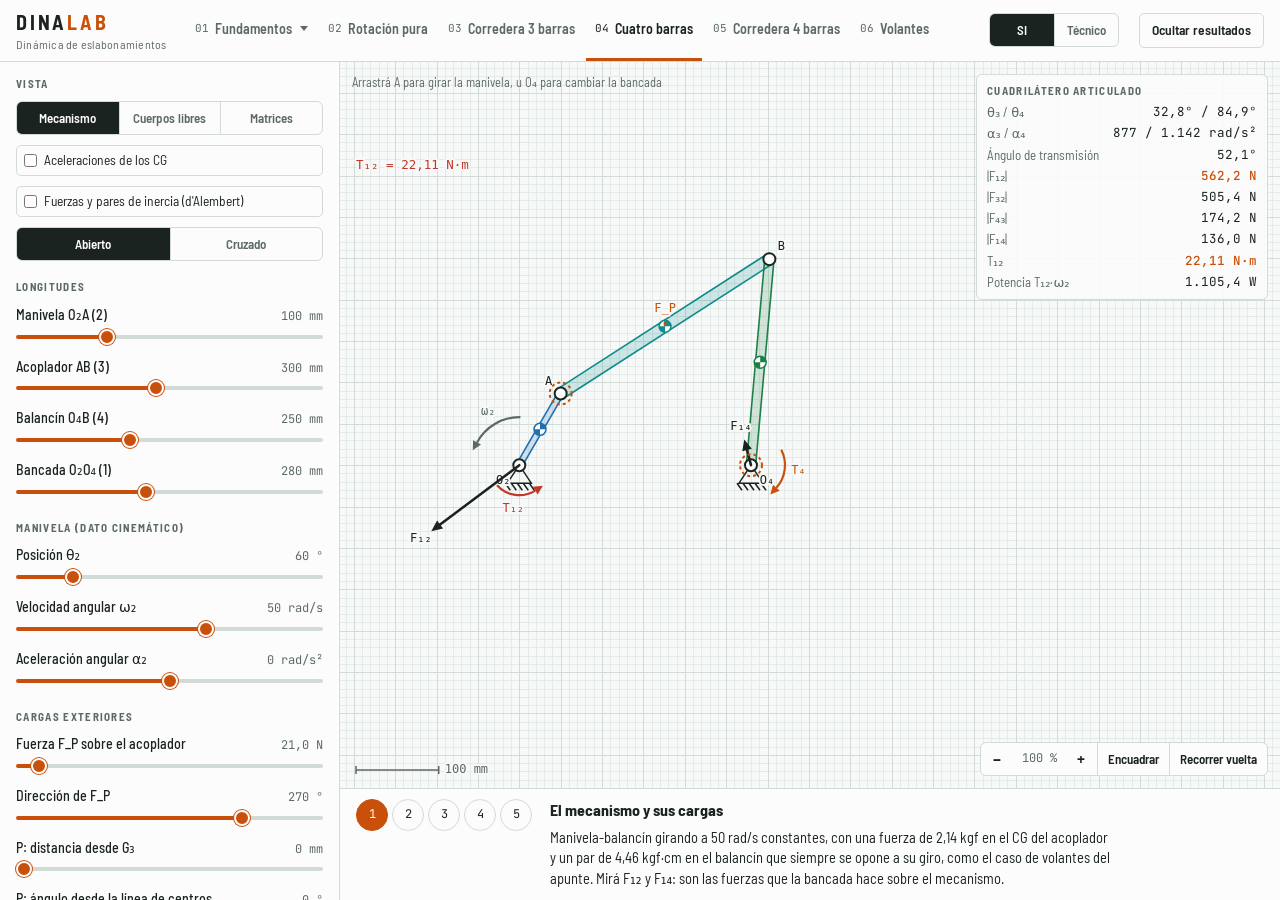
<file: herramientas/dinalab.html>
<!DOCTYPE html>
<html lang="es">
<head>
<meta charset="UTF-8">
<meta name="viewport" content="width=device-width, initial-scale=1, viewport-fit=cover">
<!--
  DINALAB — Dinámica de eslabonamientos
  Universidad Nacional de San Juan — Facultad de Ingeniería — Cátedra Mecanismos
  Desarrollo: Ing. Manuel Galdeano Ruiz
  Material didáctico de la Cátedra Mecanismos (FI-UNSJ).
-->
<meta name="author" content="Ing. Manuel Galdeano Ruiz — Cátedra Mecanismos, Facultad de Ingeniería, Universidad Nacional de San Juan">
<title>DINALAB</title>
<link rel="preconnect" href="https://fonts.googleapis.com">
<link rel="preconnect" href="https://fonts.gstatic.com" crossorigin>
<link rel="stylesheet" href="https://fonts.googleapis.com/css2?family=Barlow+Semi+Condensed:wght@400;500;600;700&family=JetBrains+Mono:wght@400;500&display=swap">
<style>
/* Layout: banco de trabajo — barra de módulos arriba, panel de control a la izquierda, lámina milimetrada a la derecha.
   Misma familia visual que MECALAB y CONTACTLAB. */
:root{
  --bg:#eef1ef; --panel:#fbfcfb; --canvas:#f7f9f8; --ink:#1b2320; --muted:#5d6a64; --line:#d3dbd7;
  --grid:#e4eae7; --grid2:#d2dbd6;
  --b1:#c9500a; --b1f:#fbeee6; --b2:#8a3fa8; --b2f:#f3eaf7; --geo:#1d7f47; --hot:#d97706; --warn:#c0392b;
  --accent:#c9500a; --accent-ink:#ffffff;
  --l1:#6b7570; --l2:#1f6fb2; --l3:#1d7f47; --l4:#c9500a; --l5:#8a3fa8; --l6:#0f8b8d;
  --steel:#c9d2ce; --lining:#5b4a3a;
  --f-ui:"Barlow Semi Condensed","Arial Narrow",system-ui,sans-serif;
  --f-mono:"JetBrains Mono",ui-monospace,"SFMono-Regular",Consolas,monospace;
}
@media (prefers-color-scheme: dark){ :root:not([data-theme="light"]){
  --bg:#0f1412; --panel:#151b19; --canvas:#111715; --ink:#e4eae7; --muted:#8f9d97; --line:#2a3430;
  --grid:#18201d; --grid2:#222c28;
  --b1:#ff8a3d; --b1f:rgba(255,138,61,.13); --b2:#c693e6; --b2f:rgba(198,147,230,.13); --geo:#4fcf89; --hot:#ffc24a; --warn:#ff6b5b;
  --accent:#ff8a3d; --accent-ink:#1b1208; --l1:#a3ada8; --l2:#6aaef0; --l3:#4fcf89; --l4:#ff8a3d; --l5:#c693e6; --l6:#4fd1d3;
  --steel:#2c3633; --lining:#a08a72; color-scheme:dark }}
:root[data-theme="dark"]{
  --bg:#0f1412; --panel:#151b19; --canvas:#111715; --ink:#e4eae7; --muted:#8f9d97; --line:#2a3430;
  --grid:#18201d; --grid2:#222c28;
  --b1:#ff8a3d; --b1f:rgba(255,138,61,.13); --b2:#c693e6; --b2f:rgba(198,147,230,.13); --geo:#4fcf89; --hot:#ffc24a; --warn:#ff6b5b;
  --accent:#ff8a3d; --accent-ink:#1b1208; --l1:#a3ada8; --l2:#6aaef0; --l3:#4fcf89; --l4:#ff8a3d; --l5:#c693e6; --l6:#4fd1d3;
  --steel:#2c3633; --lining:#a08a72; color-scheme:dark }

html,body{height:100%;margin:0}
*{box-sizing:border-box}
[hidden]{display:none!important}
body{background:var(--bg);color:var(--ink);font-family:var(--f-ui);font-size:15px;line-height:1.4}
.app{display:grid;grid-template-rows:auto 1fr;height:100%}

.top{display:flex;align-items:stretch;gap:20px;padding-inline:16px;background:var(--panel);border-bottom:1px solid var(--line);flex-wrap:wrap}
.brand{display:flex;flex-direction:column;justify-content:center;padding-block:8px}
.brand b{font-weight:700;font-size:20px;letter-spacing:.14em}
.brand b span{color:var(--accent)}
.brand small{font-size:12px;color:var(--muted);letter-spacing:.02em}
.tabs{display:flex;gap:2px;overflow-x:auto;min-width:0;flex:1}
.tab{all:unset;cursor:pointer;display:flex;align-items:center;gap:6px;padding:0 9px;font-size:14px;font-weight:600;color:var(--muted);border-bottom:3px solid transparent;white-space:nowrap;min-height:52px}
.tab .n{font-family:var(--f-mono);font-size:11px;font-weight:400}
.tab:hover{color:var(--ink)}
.tab[aria-selected="true"]{color:var(--ink);border-bottom-color:var(--accent)}
.tab:focus-visible{outline:2px solid var(--accent);outline-offset:-2px}
.hidebtn{all:unset;cursor:pointer;align-self:center;padding:7px 12px;border:1px solid var(--line);border-radius:5px;font-size:13.5px;font-weight:600;white-space:nowrap}
.hidebtn[aria-pressed="true"]{background:var(--accent);border-color:var(--accent);color:var(--accent-ink)}
.hidebtn:focus-visible{outline:2px solid var(--accent);outline-offset:2px}

.work{display:grid;grid-template-columns:340px minmax(0,1fr);min-height:0}
.panel{overflow-y:auto;background:var(--panel);border-right:1px solid var(--line);padding:14px 16px 20px;display:flex;flex-direction:column;gap:18px;min-height:0}
.sec{display:flex;flex-direction:column;gap:10px}
.sec h3{margin:0;font-size:11px;font-weight:700;letter-spacing:.12em;text-transform:uppercase;color:var(--muted)}
.lead{margin:0;font-size:14px;color:var(--muted)}
.lead strong{color:var(--ink);font-weight:600}

.seg{display:grid;grid-auto-flow:column;grid-auto-columns:1fr;border:1px solid var(--line);border-radius:6px;overflow:hidden}
.seg button{all:unset;cursor:pointer;text-align:center;padding:7px 6px;font-size:13px;font-weight:600;color:var(--muted)}
.seg button+button{border-left:1px solid var(--line)}
.seg button[aria-pressed="true"]{background:var(--ink);color:var(--panel)}
.seg button:focus-visible{outline:2px solid var(--accent);outline-offset:-2px}

.field{display:grid;grid-template-columns:1fr auto;gap:2px 8px;align-items:baseline}
.field label{font-size:14px;font-weight:500}
.field output{font-family:var(--f-mono);font-size:12px;color:var(--muted);font-variant-numeric:tabular-nums}
.field input[type=range]{grid-column:1/-1;width:100%}
.field.flash{animation:flash 1.6s ease 2}
@keyframes flash{50%{background:color-mix(in srgb,var(--accent) 18%,transparent)}}

.toggles{display:grid;grid-template-columns:1fr 1fr;gap:6px}
.chk{display:flex;align-items:center;gap:7px;font-size:13.5px;cursor:pointer;padding:5px 7px;border:1px solid var(--line);border-radius:5px}
.chk input{accent-color:var(--accent);margin:0}
.chk i{width:10px;height:10px;border-radius:2px;flex:none}

.calc{border:1px solid var(--line);border-radius:6px;background:var(--canvas);padding:8px 10px;display:flex;flex-direction:column;gap:6px}
.calc .eq{font-family:var(--f-mono);font-size:12.5px;line-height:1.5;font-variant-numeric:tabular-nums;overflow-wrap:anywhere}
.calc .eq .v{color:var(--accent)}
.calc .eq.c{color:var(--muted);white-space:normal;font-family:var(--f-ui);font-size:13px}
.state{font-size:13.5px;font-weight:700;padding:6px 10px;border-radius:5px;border:1px solid var(--line)}
.state.ok{color:var(--geo);border-color:color-mix(in srgb,var(--geo) 50%,transparent)}
.state.warn{color:var(--hot);border-color:color-mix(in srgb,var(--hot) 50%,transparent)}
.state.bad{color:var(--warn);border-color:color-mix(in srgb,var(--warn) 55%,transparent);background:color-mix(in srgb,var(--warn) 8%,transparent)}
.pchart{width:100%;height:170px;display:block;border:1px solid var(--line);border-radius:6px;background:var(--canvas)}
.cap{font-size:12.5px;color:var(--muted);margin:0}
table.mat{border-collapse:collapse;width:100%;font-size:13px}
table.mat td{border-bottom:1px solid var(--line);padding:5px 4px;vertical-align:top}
table.mat td+td{font-family:var(--f-mono);font-size:12px;text-align:right;white-space:nowrap}

.stage{position:relative;display:flex;flex-direction:column;min-width:0;min-height:0}
.cvwrap{position:relative;flex:1;min-height:0;background:var(--canvas)}
#cv{position:absolute;inset:0;width:100%;height:100%;display:block;touch-action:none;cursor:grab}
#cv.drag{cursor:grabbing}
#cv.over{cursor:pointer}
.readout{position:absolute;top:12px;right:12px;background:color-mix(in srgb,var(--panel) 92%,transparent);border:1px solid var(--line);border-radius:6px;padding:8px 10px;min-width:230px;max-width:46%;pointer-events:none}
.readout dl{margin:0;display:grid;grid-template-columns:auto auto;gap:3px 14px}
.readout dt{font-size:13px;color:var(--muted)}
.readout dd{margin:0;text-align:right;font-family:var(--f-mono);font-size:12.5px;font-variant-numeric:tabular-nums}
.readout dd.key{color:var(--accent);font-weight:500}
.readout .rt{font-size:11px;font-weight:700;letter-spacing:.12em;text-transform:uppercase;color:var(--muted);margin-bottom:5px}
.hidevals .readout dd,.hidevals .calc .v,.hidevals .state{filter:blur(6px);user-select:none}
.hint{position:absolute;left:12px;top:12px;font-size:12.5px;color:var(--muted);pointer-events:none;max-width:calc(54% - 24px)}
.zoombar{position:absolute;right:12px;bottom:12px;display:flex;align-items:center;background:var(--panel);border:1px solid var(--line);border-radius:6px;overflow:hidden}
.zoombar button{all:unset;cursor:pointer;min-width:32px;height:32px;display:grid;place-items:center;font-size:17px;font-weight:600;color:var(--ink)}
.zoombar button.txt{font-size:13px;padding:0 10px;border-left:1px solid var(--line)}
.zoombar button:hover{background:var(--bg)}
.zoombar button:focus-visible{outline:2px solid var(--accent);outline-offset:-2px}
.zoombar output{font-family:var(--f-mono);font-size:12px;min-width:52px;text-align:center;font-variant-numeric:tabular-nums;color:var(--muted)}

.guide{border-top:1px solid var(--line);background:var(--panel);padding:10px 16px 12px;display:grid;grid-template-columns:auto minmax(0,1fr);gap:6px 18px;align-items:start}
.steps{display:flex;gap:4px;grid-row:span 2}
.steps button{all:unset;cursor:pointer;width:30px;height:30px;display:grid;place-items:center;border:1px solid var(--line);border-radius:50%;font-family:var(--f-mono);font-size:12px}
.steps button[aria-current="true"]{background:var(--accent);border-color:var(--accent);color:var(--accent-ink)}
.steps button:focus-visible{outline:2px solid var(--accent);outline-offset:2px}
.guide h4{margin:0;font-size:16px;font-weight:700;text-wrap:balance}
.guide p{margin:0;font-size:14.5px;max-width:80ch;color:var(--ink)}

.credits{margin-top:auto;padding-top:12px;border-top:1px solid var(--line);font-size:11px;line-height:1.45;color:var(--muted)}
.credits b{display:block;font-weight:600}
.credits .d{margin-top:4px}

@media (max-width:860px){
  html,body{height:auto}
  .app{height:auto;display:block}
  .work{display:flex;flex-direction:column}
  .stage{order:-1}
  .cvwrap{height:62vh;flex:none}
  .panel{border-right:0;border-top:1px solid var(--line);overflow:visible}
  .readout{position:static;margin:10px 16px 0;min-width:0;max-width:none}
  .hint{display:none}
  .guide{grid-template-columns:1fr}
  .steps{grid-row:auto}
  .tabs{order:3;flex-basis:100%;margin-inline:-16px;padding-inline:8px}
  .top{gap:8px 20px}
  .hidebtn{margin-left:auto}
}
@media (prefers-reduced-motion:reduce){ .field.flash{animation:none} }

/* sliders iguales en todos los navegadores y temas */
input[type=range]{-webkit-appearance:none;appearance:none;background:transparent;height:20px;cursor:pointer;margin:0;padding:0}
input[type=range]:focus{outline:none}
input[type=range]::-webkit-slider-runnable-track{height:4px;border-radius:2px;background:linear-gradient(to right,var(--accent) 0 var(--fill,0%),var(--line) var(--fill,0%) 100%);border:0}
input[type=range]::-webkit-slider-thumb{-webkit-appearance:none;appearance:none;width:16px;height:16px;border-radius:50%;background:var(--accent);border:2px solid var(--panel);box-shadow:0 0 0 1px var(--accent);margin-top:-6px}
input[type=range]::-moz-range-track{height:4px;border-radius:2px;background:var(--line);border:0}
input[type=range]::-moz-range-progress{height:4px;border-radius:2px;background:var(--accent)}
input[type=range]::-moz-range-thumb{width:14px;height:14px;border-radius:50%;background:var(--accent);border:2px solid var(--panel);box-shadow:0 0 0 1px var(--accent)}
input[type=range]:focus-visible::-webkit-slider-thumb{box-shadow:0 0 0 3px color-mix(in srgb,var(--accent) 35%,transparent)}
.tab.dd .tl{display:flex;flex-direction:column;line-height:1.1}
.tab.dd .tl small{font-size:11px;font-weight:500;color:var(--muted)}
.tab.dd .tl small:empty{display:none}
.tab.dd .car{width:0;height:0;border-left:4px solid transparent;border-right:4px solid transparent;border-top:5px solid currentColor;margin-left:2px}
.tab.dd[aria-expanded="true"]{color:var(--ink)}
.ddmenu{position:fixed;z-index:20;min-width:240px;background:var(--panel);border:1px solid var(--line);border-radius:8px;padding:5px;box-shadow:0 10px 28px rgba(0,0,0,.16);display:flex;flex-direction:column}
.ddmenu[hidden]{display:none}
.ddmenu button{all:unset;cursor:pointer;display:flex;gap:10px;align-items:baseline;padding:8px 10px;border-radius:5px;font-size:14px;font-weight:600;color:var(--ink)}
.ddmenu button .n{font-family:var(--f-mono);font-size:11px;font-weight:400;color:var(--muted);min-width:24px}
.ddmenu button:hover,.ddmenu button:focus-visible{background:var(--bg);outline:none}
.ddmenu button[aria-current="true"]{background:color-mix(in srgb,var(--accent) 12%,transparent)}
details.fold>summary{list-style:none;cursor:pointer;display:flex;align-items:center;gap:2px 8px;flex-wrap:wrap}
details.fold>summary small{order:3;flex-basis:100%}
details.fold>summary::-webkit-details-marker{display:none}
details.fold>summary::after{content:"";width:6px;height:6px;border-right:1.5px solid var(--muted);border-bottom:1.5px solid var(--muted);transform:rotate(-45deg);margin-left:auto;transition:transform .15s}
details.fold[open]>summary::after{transform:rotate(45deg)}
details.fold>summary small{font-family:var(--f-mono);font-size:11px;color:var(--muted);font-weight:400;letter-spacing:0;text-transform:none}
details.fold[open]{gap:10px}
.mtxview{position:absolute;inset:0;overflow:auto;background:var(--canvas);padding:18px 22px 80px;display:flex;flex-direction:column;gap:18px}
.mtxview[hidden]{display:none}
.mtxview h4{margin:0;font-size:11px;font-weight:700;letter-spacing:.12em;text-transform:uppercase;color:var(--muted)}
.mtxview .eqs{display:grid;grid-template-columns:repeat(auto-fit,minmax(300px,1fr));gap:10px 24px;font-family:var(--f-mono);font-size:12.5px;line-height:1.6}
.mtxview .eqs div b{font-family:var(--f-ui);font-size:13px;display:block;margin-bottom:2px}
.bm{border-collapse:separate;border-spacing:0;font-family:var(--f-mono);font-size:12.5px;font-variant-numeric:tabular-nums}
.bm td{padding:3px 8px;text-align:right;white-space:nowrap}
.bm td.al{border-left:1.6px solid var(--ink)} .bm td.ar{border-right:1.6px solid var(--ink)}
.bm tr:first-child td.al,.bm tr:first-child td.ar{border-top:1.6px solid var(--ink)} .bm tr:last-child td.al,.bm tr:last-child td.ar{border-bottom:1.6px solid var(--ink)}
.bm td.op{color:var(--muted);font-size:15px;text-align:center;padding:0 6px}
.bm td.gl{font-family:var(--f-ui);font-size:11px;font-weight:700;color:var(--muted);text-align:left;padding-right:12px;letter-spacing:.06em}
.bm tr.g3 td.a,.bm tr.g3 td.c{background:color-mix(in srgb,var(--ink) 4%,transparent)}
.bm td.u{color:var(--accent);font-weight:600}
.bm td.v{color:var(--accent)}
.bm td.z{color:color-mix(in srgb,var(--muted) 55%,transparent)}
.soltab{border-collapse:collapse;font-family:var(--f-mono);font-size:13px}
.soltab td{padding:4px 14px 4px 0;border-bottom:1px solid var(--line)} .soltab td.v{color:var(--accent);text-align:right}
.hidevals .bm td.v,.hidevals .bm td.u.v,.hidevals .soltab td.v{filter:blur(6px)}
.cvwrap.nozoom .zoombar>button:not(#z-play),.cvwrap.nozoom #z-val{display:none}
.useg{align-self:center;min-width:130px}
.mtx{display:flex;align-items:center;gap:6px;flex-wrap:wrap;font-family:var(--f-mono);font-size:11.5px;font-variant-numeric:tabular-nums}
.mtx table{border-collapse:collapse;border-left:1.5px solid var(--ink);border-right:1.5px solid var(--ink);border-radius:4px}
.mtx td{padding:1px 6px;text-align:right;white-space:nowrap}
.mtx td.u{color:var(--accent)}
.mtx .op{font-size:14px;color:var(--muted)}
.mtx .lab{font-size:10px;color:var(--muted);text-align:center;font-family:var(--f-ui);font-weight:700;letter-spacing:.08em}
.mtxwrap{overflow-x:auto;display:flex;flex-direction:column;gap:6px}
.btnrow{display:flex;gap:6px;flex-wrap:wrap}
.btnrow button{all:unset;cursor:pointer;padding:6px 10px;border:1px solid var(--line);border-radius:5px;font-size:13px;font-weight:600}
.btnrow button:hover{border-color:var(--accent)}
.btnrow button:focus-visible{outline:2px solid var(--accent);outline-offset:2px}
</style>
</head>
<body>
<div class="app" id="app">
  <header class="top">
    <div class="brand"><b>DINA<span>LAB</span></b><small>Dinámica de eslabonamientos</small></div>
    <nav class="tabs" role="tablist" aria-label="Módulos">
      <button class="tab dd" data-menu="fund" aria-haspopup="menu" aria-expanded="false" aria-controls="menu-fund"><span class="n">01</span><span class="tl">Fundamentos<small id="sub-fund"></small></span><span class="car" aria-hidden="true"></span></button>
      <button class="tab" role="tab" data-go="rot"><span class="n">02</span>Rotación pura</button>
      <button class="tab" role="tab" data-go="mc3"><span class="n">03</span>Corredera 3 barras</button>
      <button class="tab" role="tab" data-go="cuad"><span class="n">04</span>Cuatro barras</button>
      <button class="tab" role="tab" data-go="pist"><span class="n">05</span>Corredera 4 barras</button>
      <button class="tab" role="tab" data-go="vol"><span class="n">06</span>Volantes</button>
    </nav>
    <div class="ddmenu" id="menu-fund" role="menu" aria-label="Fundamentos" hidden>
      <button role="menuitem" data-go="masa"><span class="n">1.1</span>Propiedades de masa</button>
      <button role="menuitem" data-go="pend"><span class="n">1.2</span>Método del péndulo</button>
      <button role="menuitem" data-go="dal"><span class="n">1.3</span>Principio de d'Alembert</button>
    </div>
    <div class="seg useg" role="group" aria-label="Unidades"><button type="button" data-u="si" aria-pressed="true">SI</button><button type="button" data-u="tec" aria-pressed="false">Técnico</button></div>
    <button class="hidebtn" id="hidebtn" aria-pressed="false" title="Oculta los resultados para que la clase los estime antes">Ocultar resultados</button>
  </header>

  <main class="work">
    <aside class="panel" id="panel">
      <div id="ctrls" class="sec" style="gap:18px"></div>
      <div class="credits" aria-label="Créditos">
        <b>Universidad Nacional de San Juan</b>
        Facultad de Ingeniería<br>
        Cátedra Mecanismos
        <div class="d">Ing. Manuel Galdeano Ruiz</div>
      </div>
    </aside>

    <section class="stage">
      <div class="cvwrap">
        <canvas id="cv" aria-label="Esquema del eslabón con sus fuerzas"></canvas>
        <div class="hint" id="hint"></div>
        <div class="mtxview" id="mtxview" hidden></div>
        <div class="zoombar" role="group" aria-label="Vista">
          <button id="z-out" aria-label="Alejar">−</button>
          <output id="z-val">100 %</output>
          <button id="z-in" aria-label="Acercar">+</button>
          <button id="z-fit" class="txt">Encuadrar</button>
          <button id="z-play" class="txt" aria-pressed="true">Pausar</button>
        </div>
      </div>
      <div class="readout" id="readout"></div>
      <div class="guide" id="guide">
        <div class="steps" id="steps"></div>
        <h4 id="g-title"></h4>
        <p id="g-text"></p>
      </div>
    </section>
  </main>
</div>
<script>
(()=>{
"use strict";
const $ = s => document.querySelector(s);
const cv = $('#cv'), ctx = cv.getContext('2d');
let W = 0, H = 0, DPR = 1;
const DEG = Math.PI/180;

/* ---------------- utilidades ---------------- */
const V=(x,y)=>({x,y});
const add=(a,b)=>V(a.x+b.x,a.y+b.y), sub=(a,b)=>V(a.x-b.x,a.y-b.y), mul=(a,k)=>V(a.x*k,a.y*k);
const dot=(a,b)=>a.x*b.x+a.y*b.y, crs=(a,b)=>a.x*b.y-a.y*b.x, hyp=a=>Math.hypot(a.x,a.y);
const nrm=a=>{const l=hyp(a)||1;return V(a.x/l,a.y/l);};
const ue=a=>V(Math.cos(a),Math.sin(a)), up=a=>V(-Math.sin(a),Math.cos(a));
const clamp=(x,a,b)=>Math.max(a,Math.min(b,x));
const fmt=(x,d=2)=>Number.isFinite(x)?x.toLocaleString('es-AR',{minimumFractionDigits:d,maximumFractionDigits:d}):'—';
const fN=x=>fmt(x,0)+' N', fNm=x=>fmt(x/1000,1)+' N·m', fMPa=x=>fmt(x,3)+' MPa', fkg=x=>fmt(x*10.197,2)+' kgf/cm²';
const rgba=(hex,a)=>{ const h=hex.replace('#',''); const n=parseInt(h.length===3?h.split('').map(c=>c+c).join(''):h,16); return `rgba(${n>>16&255},${n>>8&255},${n&255},${a})`; };
const reduced = matchMedia('(prefers-reduced-motion: reduce)').matches;

/* ---------------- colores (tokens) ---------------- */
const C={};
function readColors(){const cs=getComputedStyle(document.documentElement);
  ['canvas','ink','muted','line','grid','grid2','b1','b1f','b2','b2f','geo','hot','warn','panel','accent','l2','l3','l5','l6','steel','lining'].forEach(k=>C[k]=cs.getPropertyValue('--'+k).trim());}
readColors();
matchMedia('(prefers-color-scheme: dark)').addEventListener('change',()=>{readColors();draw();});
new MutationObserver(()=>{readColors();draw();}).observe(document.documentElement,{attributes:true,attributeFilter:['data-theme']});
const FONT=()=>getComputedStyle(document.body).getPropertyValue('--f-mono');

/* ---------------- vista: mundo en mm (y hacia arriba) -> pantalla ---------------- */
const view={s:1,ox:0,oy:0}; const CAMS={};
let base={s:1,c:V(0,0)};
const cam=()=>CAMS[mod]||(CAMS[mod]={z:1,pan:V(0,0)});
function fit(b){ const pad=34, k=cam();
  const wide=W>860, top=wide?40:20, rw=wide?Math.min(270,W*.24):0; // lugar para la lectura (arriba a la derecha)
  const aw=W-rw; base.s=Math.min((aw-2*pad)/(b[2]-b[0]),(H-pad-top)/(b[3]-b[1])); base.c=V((b[0]+b[2])/2,(b[1]+b[3])/2);
  view.s=base.s*k.z; const c=add(base.c,k.pan);
  view.ox=aw/2-view.s*c.x; view.oy=(H+top-pad)/2+view.s*c.y; }
const S=p=>V(view.ox+view.s*p.x, view.oy-view.s*p.y);
const toW=q=>V((q.x-view.ox)/view.s, (view.oy-q.y)/view.s);
function zoomAt(q,f){ const k=cam(), z2=clamp(k.z*f,.4,20); if(z2===k.z) return;
  const m=toW(q); k.z=z2; fit(M().bbox(st())); const m2=toW(q); k.pan=add(k.pan,sub(m,m2)); syncZoom(); draw(); }
function syncZoom(){ $('#z-val').textContent=Math.round(cam().z*100)+' %'; }

function resize(){ const r=cv.getBoundingClientRect(); DPR=window.devicePixelRatio||1; W=r.width; H=r.height;
  cv.width=Math.max(1,Math.round(W*DPR)); cv.height=Math.max(1,Math.round(H*DPR)); draw(); }
new ResizeObserver(resize).observe(cv.parentElement);

/* ---------------- primitivas de dibujo ---------------- */
function clear(){ ctx.setTransform(DPR,0,0,DPR,0,0); ctx.fillStyle=C.canvas; ctx.fillRect(0,0,W,H); }
function grid(){ const a=toW(V(0,H)), b=toW(V(W,0));
  for(const [step,col] of [[10,C.grid],[50,C.grid2]]){ if(step*view.s<6) continue;
    ctx.strokeStyle=col; ctx.lineWidth=1; ctx.beginPath();
    for(let x=Math.ceil(a.x/step)*step;x<=b.x;x+=step){const X=Math.round(S(V(x,0)).x)+.5;ctx.moveTo(X,0);ctx.lineTo(X,H);}
    for(let y=Math.ceil(a.y/step)*step;y<=b.y;y+=step){const Y=Math.round(S(V(0,y)).y)+.5;ctx.moveTo(0,Y);ctx.lineTo(W,Y);}
    ctx.stroke(); }
  const mm=[5,10,20,50,100,200,500].find(v=>v*view.s>=60)||500, L=mm*view.s, x=16, y=H-18;
  ctx.strokeStyle=C.muted; ctx.lineWidth=1.5; ctx.beginPath(); ctx.moveTo(x,y); ctx.lineTo(x+L,y); ctx.moveTo(x,y-4);ctx.lineTo(x,y+4);ctx.moveTo(x+L,y-4);ctx.lineTo(x+L,y+4); ctx.stroke();
  label(SYS==='tec'?fmt(mm/10,mm<10?1:0)+' cm':mm+' mm',V(x+L+6,y),C.muted,'left',true); }
function path(pts,{stroke=null,w=1,fill=null,dash=null,close=false}={}){ if(pts.length<2) return; ctx.save(); if(dash) ctx.setLineDash(dash);
  ctx.beginPath(); pts.forEach((p,i)=>{const P=S(p); i?ctx.lineTo(P.x,P.y):ctx.moveTo(P.x,P.y);}); if(close) ctx.closePath();
  if(fill){ctx.fillStyle=fill;ctx.fill();} if(stroke){ctx.strokeStyle=stroke;ctx.lineWidth=w;ctx.lineJoin='round';ctx.stroke();} ctx.restore(); }
const line=(a,b,col,w=1,dash=null)=>path([a,b],{stroke:col,w,dash});
function circle(c,r,stroke,w=1,fill=null,dash=null){ const P=S(c); ctx.save(); if(dash) ctx.setLineDash(dash); ctx.beginPath(); ctx.arc(P.x,P.y,Math.max(0,r*view.s),0,2*Math.PI);
  if(fill){ctx.fillStyle=fill;ctx.fill();} if(stroke){ctx.strokeStyle=stroke;ctx.lineWidth=w;ctx.stroke();} ctx.restore(); }
const arcPts=(c,r,a0,a1,n=64)=>{const p=[];for(let i=0;i<=n;i++){const a=a0+(a1-a0)*i/n;p.push(add(c,mul(ue(a),r)));}return p;};
const rotAbout=(p,c,d)=>{ const q=sub(p,c), co=Math.cos(d), sn=Math.sin(d); return add(c,V(q.x*co-q.y*sn,q.x*sn+q.y*co)); };
function bandT(c,r0,r1,a0,a1,fill,stroke,T){ const o=arcPts(c,r1,a0,a1), i=arcPts(c,r0,a1,a0); path(o.concat(i).map(T),{fill,stroke,w:1.2,close:true}); }
function band(c,r0,r1,a0,a1,fill,stroke){ const o=arcPts(c,r1,a0,a1), i=arcPts(c,r0,a1,a0); path(o.concat(i),{fill,stroke,w:1.2,close:true}); }
function label(t,p,col,align='left',screen=false,dx=0,dy=0,size=12){ const P=screen?p:S(p); ctx.save(); ctx.font=`500 ${size}px ${FONT()}`;
  ctx.textAlign=align; ctx.textBaseline='middle'; ctx.lineJoin='round'; ctx.strokeStyle=C.canvas; ctx.lineWidth=4; ctx.strokeText(t,P.x+dx,P.y+dy); ctx.fillStyle=col; ctx.fillText(t,P.x+dx,P.y+dy); ctx.restore(); }
/* flecha: punto en mundo, dirección en mundo, largo en px. tip=true -> la punta queda en el punto */
function arrow(p,dir,len,col,txt,{tip=false,w=2.4,dash=null}={}){ if(!(len>2)) return; const d0=nrm(dir), d=V(d0.x,-d0.y); let A=S(p), B=add(A,mul(d,len)); if(tip){B=A;A=sub(B,mul(d,len));}
  const n=V(-d.y,d.x), h=Math.min(11,len*.45);
  ctx.save(); ctx.strokeStyle=col; ctx.fillStyle=col; ctx.lineWidth=w; ctx.lineCap='round'; if(dash) ctx.setLineDash(dash); ctx.beginPath(); ctx.moveTo(A.x,A.y); ctx.lineTo(B.x-d.x*h*.7,B.y-d.y*h*.7); ctx.stroke(); ctx.setLineDash([]);
  ctx.beginPath(); ctx.moveTo(B.x,B.y); ctx.lineTo(B.x-d.x*h+n.x*h*.45,B.y-d.y*h+n.y*h*.45); ctx.lineTo(B.x-d.x*h-n.x*h*.45,B.y-d.y*h-n.y*h*.45); ctx.closePath(); ctx.fill(); ctx.restore();
  if(txt){ const q=tip?A:B; label(txt,add(q,mul(d,tip?-13:13)),col,'center',true); } }
/* flecha curva (giro o cupla): centro, radio en px, ángulo inicial y barrido (rad, + antihorario) */
function curl(c,Rpx,a0,sw,col,txt,dash=null){ const P=S(c); ctx.save(); ctx.strokeStyle=col; ctx.fillStyle=col; ctx.lineWidth=2.2; if(dash) ctx.setLineDash(dash); ctx.beginPath();
  ctx.arc(P.x,P.y,Rpx,-a0,-(a0+sw),sw>0); ctx.stroke(); ctx.setLineDash([]);
  const ae=a0+sw, E=add(P,V(Math.cos(ae)*Rpx,-Math.sin(ae)*Rpx)), t=V(-Math.sin(ae)*Math.sign(sw),-Math.cos(ae)*Math.sign(sw)), n=V(-t.y,t.x);
  ctx.beginPath(); ctx.moveTo(E.x+t.x*9,E.y+t.y*9); ctx.lineTo(E.x+n.x*4.5,E.y+n.y*4.5); ctx.lineTo(E.x-n.x*4.5,E.y-n.y*4.5); ctx.closePath(); ctx.fill(); ctx.restore();
  if(txt){ const am=a0+sw/2; label(txt,add(P,V(Math.cos(am)*(Rpx+14),-Math.sin(am)*(Rpx+14))),col,'center',true); } }
function dotp(c,rad,col){ const P=S(c); ctx.fillStyle=col; ctx.beginPath(); ctx.arc(P.x,P.y,rad,0,2*Math.PI); ctx.fill(); }
function pin(p,col){ const P=S(p); ctx.save(); ctx.beginPath(); ctx.arc(P.x,P.y,6,0,7); ctx.fillStyle=C.panel; ctx.fill(); ctx.strokeStyle=col||C.ink; ctx.lineWidth=2; ctx.stroke(); ctx.restore(); }
function ground(p,ang=-Math.PI/2){ // apoyo fijo: triángulo + rayado, ang = dirección hacia el suelo (mundo)
  const d=ue(ang), n=V(-d.y,d.x), P=S(p), D=V(d.x,-d.y), N=V(n.x,-n.y);
  ctx.save(); ctx.strokeStyle=C.ink; ctx.lineWidth=1.5; ctx.beginPath(); ctx.moveTo(P.x,P.y); ctx.lineTo(P.x+D.x*18+N.x*12,P.y+D.y*18+N.y*12); ctx.lineTo(P.x+D.x*18-N.x*12,P.y+D.y*18-N.y*12); ctx.closePath(); ctx.stroke();
  ctx.beginPath(); for(let i=-14;i<=12;i+=6){const Q=V(P.x+D.x*18+N.x*i,P.y+D.y*18+N.y*i); ctx.moveTo(Q.x,Q.y); ctx.lineTo(Q.x+D.x*7+N.x*5,Q.y+D.y*7+N.y*5);} ctx.stroke(); ctx.restore(); pin(p); }
function head(P,d,col){ const n=V(-d.y,d.x); ctx.beginPath(); ctx.moveTo(P.x,P.y); ctx.lineTo(P.x-d.x*9+n.x*3.5,P.y-d.y*9+n.y*3.5); ctx.lineTo(P.x-d.x*9-n.x*3.5,P.y-d.y*9-n.y*3.5); ctx.closePath(); ctx.fill(); }
/* cota entre a y b (mundo), corrida off px (+ a la izquierda de a→b). ea / eb: puntos desde donde salen las líneas de referencia */
function dim(a,b,off,txt,col,ea,eb){ col=col||C.muted; const d=nrm(sub(b,a)), n=V(-d.y,d.x), o=mul(n,off/view.s), A=add(a,o), B=add(b,o);
  const SA=S(A), SB=S(B), D=nrm(sub(SB,SA)), N=V(-D.y,D.x), L=hyp(sub(SB,SA));
  ctx.save(); ctx.strokeStyle=col; ctx.fillStyle=col; ctx.lineWidth=.9;
  for(const [from,to] of [[ea||a,A],[eb||b,B]]){ const F=S(from), T=S(to), u=nrm(sub(T,F)), l=hyp(sub(T,F)); if(l<3) continue;
    ctx.setLineDash([3,3]); ctx.beginPath(); ctx.moveTo(F.x+u.x*3,F.y+u.y*3); ctx.lineTo(T.x+u.x*6,T.y+u.y*6); ctx.stroke(); }
  ctx.setLineDash([]); ctx.lineWidth=1.1;
  if(L>26){ ctx.beginPath(); ctx.moveTo(SA.x,SA.y); ctx.lineTo(SB.x,SB.y); ctx.stroke(); head(SB,D,col); head(SA,mul(D,-1),col); }
  else { ctx.beginPath(); ctx.moveTo(SA.x-D.x*16,SA.y-D.y*16); ctx.lineTo(SB.x+D.x*16,SB.y+D.y*16); ctx.stroke(); head(SA,D,col); head(SB,mul(D,-1),col); }
  ctx.restore();
  if(txt){ const M=V((SA.x+SB.x)/2,(SA.y+SB.y)/2); const side=off>=0?-1:1; label(txt,V(M.x+N.x*11*(off>=0?1:-1)*-1,M.y+N.y*11*(off>=0?1:-1)*-1),col,'center',true); } }
function drum(c,r,phi,{ring=0,fill=null,holes=6}={}){ // tambor/disco con marcas que giran
  if(ring>0){ band(c,r,r+ring,0,2*Math.PI,C.steel,C.ink); circle(c,r*.32,C.ink,1.4,C.steel); }
  else circle(c,r,C.ink,1.6,fill||C.steel);
  for(let i=0;i<holes;i++){ const q=add(c,mul(ue(phi+i*2*Math.PI/holes),r*(ring>0?.2:.62))); circle(q,r*(ring>0?.035:.07),C.muted,1,C.canvas); }
  circle(c,r*.12,C.ink,1.2,C.canvas); const P=S(c); ctx.strokeStyle=C.ink; ctx.lineWidth=1; ctx.beginPath(); ctx.moveTo(P.x-7,P.y);ctx.lineTo(P.x+7,P.y);ctx.moveTo(P.x,P.y-7);ctx.lineTo(P.x,P.y+7);ctx.stroke(); }
function spring(a,b,col){ const d=sub(b,a), L=hyp(d), u=mul(d,1/L), n=V(-u.y,u.x), pts=[a]; const k=10, amp=L*.06;
  for(let i=1;i<k;i++) pts.push(add(add(a,mul(u,L*(.15+.7*i/k))),mul(n,(i%2?1:-1)*amp))); pts.push(b); path(pts,{stroke:col,w:1.3}); }

/* ---------------- gráficos del panel ---------------- */
function chart(id,{xs,series,xr,yr,xl,yl,shade,marks=[],xt=[],yd=null,xd=0}){ const c=document.getElementById(id); if(!c) return; const r=c.getBoundingClientRect(); const d=window.devicePixelRatio||1;
  c.width=Math.round(r.width*d); c.height=Math.round(r.height*d); const g=c.getContext('2d'); g.setTransform(d,0,0,d,0,0);
  const w=r.width, h=r.height, L=44, R=18, T=12, B=28; const X=x=>L+(x-xr[0])/(xr[1]-xr[0])*(w-L-R), Y=y=>h-B-(y-yr[0])/(yr[1]-yr[0])*(h-T-B);
  g.fillStyle=C.canvas; g.fillRect(0,0,w,h); g.font=`11px ${FONT()}`; g.fillStyle=C.muted; g.strokeStyle=C.line; g.lineWidth=1;
  for(let i=0;i<=4;i++){ const y=yr[0]+(yr[1]-yr[0])*i/4, Yp=Math.round(Y(y))+.5; g.beginPath(); g.moveTo(L,Yp); g.lineTo(w-R,Yp); g.stroke(); g.textAlign='right'; g.textBaseline='middle'; g.fillText(fmt(y,yd??(yr[1]<3?1:0)),L-5,Yp); }
  g.textAlign='center'; g.textBaseline='top'; (xt.length?xt:[xr[0],(xr[0]+xr[1])/2,xr[1]]).forEach(x=>g.fillText(typeof x==='number'?fmt(x,xd):x[1],X(typeof x==='number'?x:x[0]),h-B+5));
  if(shade){ g.fillStyle=C.b1f; g.fillRect(X(shade[0]),T,X(shade[1])-X(shade[0]),h-T-B); }
  series.forEach(s=>{ g.strokeStyle=s.col; g.lineWidth=s.w||2; g.setLineDash(s.dash||[]); g.beginPath(); xs.forEach((x,i)=>{const yy=s.ys[i]; if(!Number.isFinite(yy)) return; i?g.lineTo(X(x),Y(yy)):g.moveTo(X(x),Y(yy));}); g.stroke(); g.setLineDash([]); });
  marks.forEach(m=>{ g.fillStyle=m.col; g.beginPath(); g.arc(X(m.x),Y(m.y),4,0,7); g.fill(); if(m.t){g.textAlign='left';g.textBaseline='bottom';g.fillText(m.t,X(m.x)+6,Y(m.y)-3);} });
  g.fillStyle=C.muted; g.textAlign='left'; g.textBaseline='top'; g.fillText(yl,L+4,1); g.textAlign='right'; g.textBaseline='bottom'; g.fillText(xl,w-R,h-1); }


/* =====================================================================
   UNIDADES — el estado se guarda siempre en SI (m, kg, N, s)
   ===================================================================== */
const G0=9.80665;
let SYS='si';
/* unidades de pantalla: [factor desde SI, rótulo, decimales] */
const UN={
  si:{L:[1000,'mm',0],F:[1,'N',1],M:[1,'kg',3],I:[1,'kg·m²',5],T:[1,'N·m',2],A:[1,'m/s²',2],E:[1,'J',2],D:[1,'kg/m³',0]},
  tec:{L:[100,'cm',2],F:[1/G0,'kgf',2],M:[1,'kgf',3],I:[1/0.0980665,'kgf·cm·s²',4],T:[1/0.0980665,'kgf·cm',2],A:[100,'cm/s²',1],E:[1/0.0980665,'kgf·cm',2],D:[1e-3,'kgf/dm³',2]}};
/* unidades "base" de cálculo (las que entran en las ecuaciones y en las matrices) */
const BU={
  si:{L:[1,'m'],F:[1,'N'],m:[1,'kg'],I:[1,'kg·m²'],T:[1,'N·m'],A:[1,'m/s²'],E:[1,'J']},
  tec:{L:[100,'cm'],F:[1/G0,'kgf'],m:[1/980.665,'kgf·s²/cm'],I:[1/0.0980665,'kgf·cm·s²'],T:[1/0.0980665,'kgf·cm'],A:[100,'cm/s²'],E:[1/0.0980665,'kgf·cm']}};
const uf=q=>UN[SYS][q][0], uu=q=>UN[SYS][q][1];
const fq=(x,q,d)=>fmt(x*uf(q),d??UN[SYS][q][2])+' '+uu(q);           // valor SI -> texto en unidades de pantalla
const bv=(x,q)=>x*BU[SYS][q][0], bu=q=>BU[SYS][q][1];                  // valor SI -> unidad base
const fb=(x,q,d=3)=>fmt(bv(x,q),d);
const fbu=(x,q,d=3)=>fmt(bv(x,q),d)+' '+bu(q);
const isT=()=>SYS==='tec';
const mLab=()=>isT()?'Peso W':'Masa m';
const niceUp=v=>{ if(!(v>0)) return 1; const e=10**Math.floor(Math.log10(v)); for(const f of [1,1.2,1.5,2,2.5,3,4,5,6,8,10]) if(f*e>=v*1.0001) return f*e; return 10*e; };
const decFor=v=>v>=100?0:v>=10?1:v>=1?2:v>=.1?3:4;
const ang360=a=>((a%360)+360)%360;

/* símbolo de centro de gravedad (círculo con dos cuadrantes llenos) */
function cgMark(p,rpx=7,col){ const P=S(p); col=col||C.ink; ctx.save(); ctx.fillStyle=C.panel; ctx.strokeStyle=col; ctx.lineWidth=1.5;
  ctx.beginPath(); ctx.arc(P.x,P.y,rpx,0,7); ctx.fill(); ctx.fillStyle=col;
  ctx.beginPath(); ctx.moveTo(P.x,P.y); ctx.arc(P.x,P.y,rpx,-Math.PI/2,0); ctx.closePath(); ctx.fill();
  ctx.beginPath(); ctx.moveTo(P.x,P.y); ctx.arc(P.x,P.y,rpx,Math.PI/2,Math.PI); ctx.closePath(); ctx.fill();
  ctx.beginPath(); ctx.arc(P.x,P.y,rpx,0,7); ctx.stroke(); ctx.restore(); }
/* eje perpendicular al plano (punto con círculo) */
function axisZ(p,col){ const P=S(p); ctx.save(); ctx.strokeStyle=col; ctx.fillStyle=col; ctx.lineWidth=2; ctx.beginPath(); ctx.arc(P.x,P.y,9,0,7); ctx.stroke(); ctx.beginPath(); ctx.arc(P.x,P.y,2.6,0,7); ctx.fill(); ctx.restore(); }
/* ejes locales x-y en un punto */
function localAxes(p,len,col){ const P=S(p); ctx.save(); ctx.strokeStyle=col; ctx.fillStyle=col; ctx.lineWidth=1.1; ctx.setLineDash([4,3]);
  ctx.beginPath(); ctx.moveTo(P.x-len*.35,P.y); ctx.lineTo(P.x+len,P.y); ctx.moveTo(P.x,P.y+len*.35); ctx.lineTo(P.x,P.y-len); ctx.stroke(); ctx.setLineDash([]);
  head(V(P.x+len,P.y),V(1,0),col); head(V(P.x,P.y-len),V(0,-1),col); ctx.restore();
  label('x',V(P.x+len+8,P.y),col,'left',true,0,0,11); label('y',V(P.x,P.y-len-9),col,'center',true,0,0,11); }
/* barra con extremos redondeados (eslabón) */
function linkBar(a,b,wmm,fill,stroke){ const d=nrm(sub(b,a)), n=V(-d.y,d.x), r=wmm/2, ang=Math.atan2(d.y,d.x);
  const pts=arcPts(b,r,ang-Math.PI/2,ang+Math.PI/2,20).concat(arcPts(a,r,ang+Math.PI/2,ang+3*Math.PI/2,20));
  path(pts,{fill,stroke,w:1.6,close:true}); }
function hatchedBox(pts,col){ path(pts,{fill:rgba(col,.5),stroke:col,w:1.6,close:true}); }
function panelTitle(t,p,col){ label(t,p,col||C.muted,'center',false,0,0,12.5); }

/* =====================================================================
   01 · PROPIEDADES DE MASA — EL MAZO
   ===================================================================== */
const MAT_C={acero:[7850,'Acero'],bronce:[8800,'Bronce'],alum:[2700,'Aluminio'],goma:[1150,'Goma']};
const MAT_M={madera:[650,'Madera'],fibra:[1900,'Fibra de vidrio'],acero:[7850,'Tubo de acero']};
function mazoCalc(s,g){ const rhoC=MAT_C[s.mc][0], rhoM=s.mm==='acero'?7850*(1-(1-.0016/s.rm)**2):MAT_M[s.mm][0]; // tubo: espesor 1,6 mm
  const mM=rhoM*Math.PI*s.rm**2*s.lm, mC=rhoC*Math.PI*s.rc**2*s.hc, m=mM+mC, lc=s.lm+s.rc;
  const IHH=mM*(3*s.rm**2+s.lm**2)/12, IDD=mC*(3*s.rc**2+s.hc**2)/12;
  const dM=s.lm/2-g, dC=lc-g, IZM=IHH+mM*dM**2, IZC=IDD+mC*dC**2, IZZ=IZM+IZC;
  const d=(mM*dM+mC*dC)/m, IGG=IZZ-m*d**2, k=Math.sqrt(IZZ/m);
  return {rhoC,rhoM,mM,mC,m,lc,IHH,IDD,dM,dC,IZM,IZC,IZZ,d,IGG,k}; }
const MASA={
  title:'Propiedades de masa · el mazo',
  hint:'Arrastrá el eje ZZ (la muñeca) a lo largo del mango, o la cabeza para cambiar el largo',
  def:{lm:.30,rm:.012,hc:.10,rc:.022,mc:'acero',mm:'madera',g:0,w:15,al:60,eq:true},
  ui:[
    {h:'Material',items:[
      {t:'seg',k:'mc',opts:Object.entries(MAT_C).map(([k,v])=>[k,v[1]])},
      {t:'seg',k:'mm',opts:Object.entries(MAT_M).map(([k,v])=>[k,v[1].replace('Fibra de vidrio','Fibra').replace('Tubo de acero','Tubo')])}]},
    {h:'Geometría',items:[
      {t:'range',k:'lm',l:'Largo del mango lm',q:'L',si:[150,450,5],tec:[15,45,.5]},
      {t:'range',k:'rm',l:'Radio del mango rm',q:'L',si:[8,20,.5],tec:[.8,2,.05],d:{si:1,tec:2}},
      {t:'range',k:'hc',l:'Largo de la cabeza',q:'L',si:[50,160,2],tec:[5,16,.2],d:{si:0,tec:1}},
      {t:'range',k:'rc',l:'Radio de la cabeza rc',q:'L',si:[12,35,.5],tec:[1.2,3.5,.05],d:{si:1,tec:2}}]},
    {h:'Cómo se lo sujeta',items:[
      {t:'range',k:'g',l:'Posición de la mano (eje ZZ)',q:'L',si:[0,s=>Math.round(s.lm*900),1],tec:[0,s=>Math.round(s.lm*90*10)/10,.1],d:{si:0,tec:1}},
      {t:'range',k:'w',l:'Velocidad angular ω',min:2,max:40,step:.5,u:'rad/s',d:1},
      {t:'range',k:'al',l:'Aceleración angular α',min:0,max:200,step:5,u:'rad/s²'},
      {t:'chk',k:'eq',l:'Modelo equivalente (radio de giro)'}]},
    {h:'Momento de inercia según dónde se sujeta',items:[{t:'chart',id:'ch-masa'}]},
    {h:'Cálculo',items:[{t:'state'},{t:'calc'}]}],
  fix(s){ s.g=clamp(s.g,0,s.lm*.9); },
  compute(s){ const R=mazoCalc(s,s.g); R.E=.5*R.IZZ*s.w**2; R.T=R.IZZ*s.al; R.R0=mazoCalc(s,0); R.share=R.IZC/R.IZZ; return R; },
  bbox(s){ const L=s.lm*1000, rc=s.rc*1000, h=s.hc*1000; return [-60, -h/2-(s.eq?150:60), L+2*rc+40, h/2+70]; },
  draw(s,R){ const L=s.lm*1000, rm=s.rm*1000, rc=s.rc*1000, hc=s.hc*1000, lc=R.lc*1000, g=s.g*1000;
    // mango
    path([V(0,-rm),V(L,-rm),V(L,rm),V(0,rm)],{fill:s.mm==='madera'?rgba(C.b1,.28):rgba(C.steel||C.muted,.9),stroke:C.ink,w:1.4,close:true});
    // cabeza (cilindro visto de costado)
    path([V(L,-hc/2),V(L+2*rc,-hc/2),V(L+2*rc,hc/2),V(L,hc/2)],{fill:s.mc==='goma'?rgba(C.ink,.55):C.steel,stroke:C.ink,w:1.6,close:true});
    [-.5,.5].forEach(f=>line(V(L,f*hc),V(L+2*rc,f*hc),C.ink,1.6));
    // ejes de cada parte
    line(V(L/2,-hc/2-6),V(L/2,hc/2+6),C.muted,1,[5,3,1,3]); line(V(lc,-hc/2-10),V(lc,hc/2+10),C.muted,1,[5,3,1,3]);
    label('HH',V(L/2,hc/2+14),C.muted,'center'); label('DD',V(lc,hc/2+18),C.muted,'center');
    cgMark(V(L/2,0),5.5,C.muted); cgMark(V(lc,0),5.5,C.muted);
    // CG global
    const xG=g+R.d*1000; cgMark(V(xG,0),8,C.accent); label('CG',V(xG,0),C.accent,'center',false,0,-18);
    // mano / eje ZZ
    const hand=[V(g-14,-rm-6),V(g+14,-rm-6),V(g+14,rm+6),V(g-14,rm+6)]; path(hand,{fill:rgba(C.geo,.22),stroke:C.geo,w:1.2,dash:[3,2],close:true});
    axisZ(V(g,0),C.geo); label('ZZ',V(g,0),C.geo,'center',false,0,30);
    curl(V(g,0),34,.35*Math.PI,.7*Math.PI,C.l2,'ω, α');
    // cotas
    const yd=-hc/2-26; dim(V(g,yd),V(xG,yd),0,'d = '+fq(R.d,'L'),C.accent,V(g,-rm),V(xG,-rm));
    dim(V(0,hc/2+40),V(L,hc/2+40),0,'lm',null,V(0,rm),V(L,rm));
    // modelo equivalente: masa puntual a la distancia k
    if(s.eq){ const ye=-hc/2-100, xk=g+R.k*1000; line(V(g,ye),V(xk,ye),C.b2,2.2); axisZ(V(g,ye),C.b2);
      const rp=clamp(6+R.m*4,7,16); dotp(V(xk,ye),rp,C.b2);
      label('modelo equivalente: toda la masa a la distancia k',V(g,ye),C.b2,'left',false,0,24);
      dim(V(g,ye+18),V(xk,ye+18),0,'k = '+fq(R.k,'L'),C.b2); } },
  handles(s){ return [
    {p:V(s.g*1000,0),set:w=>{ s.g=clamp(w.x/1000,0,s.lm*.9); }},
    {p:V((s.lm+2*s.rc)*1000,0),set:w=>{ s.lm=clamp(Math.round((w.x/1000-s.rc)*200)/200,.15,.45); }}]; },
  readout(s,R){ return [['Masa total',fq(R.m,'M')+(isT()?' (peso)':''),1],['Mango / cabeza',fmt(R.mM/R.m*100,0)+' % / '+fmt(R.mC/R.m*100,0)+' %'],
    ['CG desde ZZ  d',fq(R.d,'L')],['I_GG',fq(R.IGG,'I')],['I_ZZ',fq(R.IZZ,'I'),1],['Radio de giro k',fq(R.k,'L')],
    ['Aporte de la cabeza',fmt(R.share*100,1)+' %'],['Energía ½·I·ω²',fq(R.E,'E'),1],['Par T = I·α',fq(R.T,'T')]]; },
  state(s,R){ const rel=R.IZZ/R.R0.IZZ;
    if(s.g<.02*s.lm) return ['ok',`Sujeto del extremo: máximo I_ZZ. La cabeza aporta el ${fmt(R.share*100,0)} % del momento de inercia con el ${fmt(R.mC/R.m*100,0)} % de la masa.`];
    return [rel<.5?'bad':'warn',`Sujetándolo a ${fq(s.g,'L')} del extremo, I_ZZ cae al ${fmt(rel*100,0)} % y la energía disponible para el golpe también. Por eso cuesta menos moverlo… y clava peor.`]; },
  calc(s,R){ const T=isT(), mm=bv(R.mM,'m'), mc=bv(R.mC,'m'), L=x=>fb(x,'L',T?2:4), Iu=bu('I'), d=T?4:6;
    return [
      `<span class="c">Masas (volumen × densidad${T?'; en el sistema técnico m = W/g':''}):</span>`,
      `m<sub>m</sub> = ρ·π·r<sub>m</sub>²·l<sub>m</sub> = <span class="v">${fbu(R.mM,'m',T?6:4)}</span>   m<sub>c</sub> = <span class="v">${fbu(R.mC,'m',T?6:4)}</span>`,
      `<span class="c">CG global respecto del eje ZZ (suma de momentos másicos):</span>`,
      `d = (m<sub>m</sub>·(l<sub>m</sub>/2 − g) + m<sub>c</sub>·(l<sub>c</sub> − g)) / (m<sub>m</sub>+m<sub>c</sub>) = <span class="v">${fbu(R.d,'L',T?2:4)}</span>`,
      `<span class="c">Inercia de cada parte respecto de su propio CG:</span>`,
      `I<sub>HH</sub> = m<sub>m</sub>(3r<sub>m</sub>² + l<sub>m</sub>²)/12 = <span class="v">${fmt(bv(R.IHH,'I'),d)} ${Iu}</span>`,
      `I<sub>DD</sub> = m<sub>c</sub>(3r<sub>c</sub>² + h<sub>c</sub>²)/12 = <span class="v">${fmt(bv(R.IDD,'I'),d)} ${Iu}</span>`,
      `<span class="c">Transferencia al eje ZZ (Steiner):</span>`,
      `I<sub>ZZ</sub> = [I<sub>HH</sub> + m<sub>m</sub>·${L(R.dM)}²] + [I<sub>DD</sub> + m<sub>c</sub>·${L(R.dC)}²]`,
      `I<sub>ZZ</sub> = <span class="v">${fmt(bv(R.IZM,'I'),d)}</span> + <span class="v">${fmt(bv(R.IZC,'I'),d)}</span> = <span class="v">${fmt(bv(R.IZZ,'I'),d)} ${Iu}</span>`,
      `k = √(I<sub>ZZ</sub>/m) = <span class="v">${fbu(R.k,'L',T?2:4)}</span>  &gt;  d = ${fbu(R.d,'L',T?2:4)}`,
      `E<sub>C</sub> = ½·I<sub>ZZ</sub>·ω² = <span class="v">${fbu(R.E,'E',2)}</span>`]; },
  charts(s,R){ const n=60, xs=[], tot=[], head=[]; for(let i=0;i<=n;i++){ const g=s.lm*.9*i/n, r=mazoCalc(s,g); xs.push(g*uf('L')); tot.push(r.IZZ*uf('I')); head.push(r.IZC*uf('I')); }
    const ym=niceUp(Math.max(...tot)); chart('ch-masa',{xs,series:[{ys:tot,col:C.accent},{ys:head,col:C.b2,dash:[5,4],w:1.6}],xr:[0,xs[n]],yr:[0,ym],yd:decFor(ym/4),xd:isT()?1:0,
      xl:'posición de la mano ['+uu('L')+']',yl:'I_ZZ ['+uu('I')+']  — total · · cabeza',marks:[{x:s.g*uf('L'),y:R.IZZ*uf('I'),col:C.accent}]}); },
  steps:[
    {t:'Bien sujeto',p:'El mazo tomado del extremo del mango. Mirá el aporte de la cabeza al I_ZZ: con mucho menos que la mitad del largo, se lleva casi todo el momento de inercia. ¿Por qué pesa tanto la distancia?',set:{g:0,mc:'acero',mm:'madera'}},
    {t:'Tomado cerca de la cabeza',p:'Corré la mano hacia la cabeza. I_ZZ cae con el cuadrado de la distancia: el par para acelerarlo baja, pero también la energía ½·I·ω² que lleva al golpe. Así lo agarra un chico.',set:{g:.2},flash:'g'},
    {t:'Radio de giro',p:'El modelo equivalente concentra toda la masa a la distancia k. Comprobá que k siempre resulta mayor que d: I_ZZ = I_GG + m·d² = m·k².',set:{g:0,eq:true}},
    {t:'Cambiar el material',p:'Probá una cabeza de goma o de aluminio, o un mango de tubo de acero. ¿Qué pesa más en I_ZZ: la masa del mango o la de la cabeza?',set:{mc:'goma'}},
    {t:'En unidades técnicas',p:'Pasá a Técnico arriba. Las masas se expresan como peso (kgf) y las cuentas usan m = W/g en kgf·s²/cm, como en el apunte.',set:{mc:'acero',sys:'tec'}}]};

/* =====================================================================
   02 · MÉTODO DEL PÉNDULO
   ===================================================================== */
function Kell(k){ let a=1,b=Math.sqrt(1-k*k); for(let i=0;i<20;i++){ const a2=(a+b)/2; b=Math.sqrt(a*b); a=a2; } return Math.PI/(2*a); }
const SIM={th:0,om:0,t:0,key:'',trace:[]};
function pendRHS(th,om,w2){ return [om,-w2*Math.sin(th)]; }
function rk4(th,om,w2,h){ const [a1,b1]=pendRHS(th,om,w2), [a2,b2]=pendRHS(th+a1*h/2,om+b1*h/2,w2), [a3,b3]=pendRHS(th+a2*h/2,om+b2*h/2,w2), [a4,b4]=pendRHS(th+a3*h,om+b3*h,w2);
  return [th+h*(a1+2*a2+2*a3+a4)/6, om+h*(b1+2*b2+2*b3+b4)/6]; }
const PEND={
  title:'Momento de inercia por el método del péndulo',
  hint:'Arrastrá el extremo de la biela para elegir desde qué ángulo se la suelta',
  def:{m:1.5,r:.11,IG:.012,th0:8,N:10,dt:0,comp:true},
  ui:[
    {h:'La pieza (biela)',items:[
      {t:'range',k:'m',l:mLab,q:'M',si:[.3,5,.05],tec:[.3,5,.05],d:2},
      {t:'range',k:'r',l:'Distancia del filo al CG r',q:'L',si:[30,250,1],tec:[3,25,.1],d:{si:0,tec:1}},
      {t:'range',k:'IG',l:'I_G real (lo que queremos medir)',q:'I',si:[.002,.05,.0005],tec:[.02,.5,.005],d:{si:4,tec:3}}]},
    {h:'El ensayo',items:[
      {t:'range',k:'th0',l:'Amplitud inicial θmáx',min:2,max:60,step:1,u:'°'},
      {t:'range',k:'N',l:'Ciclos cronometrados',min:1,max:30,step:1},
      {t:'range',k:'dt',l:'Error de cronometraje ±Δt',min:0,max:.4,step:.02,u:'s',d:2},
      {t:'chk',k:'comp',l:'Componentes del peso'}]},
    {h:'Oscilación: real (no lineal) y modelo sen θ ≈ θ',items:[{t:'chart',id:'ch-pend'}]},
    {h:'Cálculo',items:[{t:'state'},{t:'calc'}]}],
  compute(s){ const Wt=s.m*G0, IZZ=s.IG+s.m*s.r**2, w2=Wt*s.r/IZZ, tau0=2*Math.PI/Math.sqrt(w2);
    const th0=s.th0*DEG, tau=tau0*2*Kell(Math.sin(th0/2))/Math.PI;
    const Izz_m=Wt*s.r*(tau/2/Math.PI)**2, IG_m=Izz_m-s.m*s.r**2;
    const errT=(tau/tau0-1)*100, errI=(IG_m/s.IG-1)*100;
    const dtau=s.dt/s.N, IGlo=Wt*s.r*((tau-dtau)/2/Math.PI)**2-s.m*s.r**2, IGhi=Wt*s.r*((tau+dtau)/2/Math.PI)**2-s.m*s.r**2;
    const amp=IZZ/s.IG; // factor de amplificación del error relativo
    // curva no lineal para el gráfico (2 períodos lineales)
    const n=300, T2=2.2*tau0, h=T2/n, xs=[], yr=[], yl=[]; let th=th0, om=0;
    for(let i=0;i<=n;i++){ xs.push(i*h); yr.push(th/DEG); yl.push(s.th0*Math.cos(Math.sqrt(w2)*i*h)); for(let j=0;j<4;j++) [th,om]=rk4(th,om,w2,h/4); }
    const key=[s.m,s.r,s.IG,s.th0].join('|'); if(SIM.key!==key){ SIM.key=key; SIM.th=th0; SIM.om=0; SIM.t=0; }
    return {Wt,IZZ,w2,tau0,tau,Izz_m,IG_m,errT,errI,dtau,IGlo,IGhi,amp,xs,yr,yl,T2}; },
  bbox(s){ const r=s.r*1000, Lb=r*1.45; return [-1.05*Lb-.2*r,-Lb-.55*r,1.05*Lb+.2*r,.42*r]; },
  draw(s,R){ const r=s.r*1000, Lb=r*1.45, th=SIM.th, u=V(Math.sin(th),-Math.cos(th)), n=V(-u.y,u.x);
    // soporte con filo de cuchillo
    const wb=.32*r; path([V(0,0),V(-wb*.45,.28*r),V(wb*.45,.28*r)],{fill:C.steel,stroke:C.ink,w:1.4,close:true});
    path([V(-1.0*Lb,.28*r),V(1.0*Lb,.28*r)],{stroke:C.ink,w:2});
    for(let x=-Lb;x<Lb;x+=Math.max(8,r*.12)) line(V(x,.28*r),V(x+r*.08,.36*r),C.ink,1);
    // amplitud
    const A=s.th0*DEG; [A,-A].forEach(a=>line(V(0,0),V(Lb*Math.sin(a)*1.08,-Lb*Math.cos(a)*1.08),C.line,1,[4,4]));
    line(V(0,0),V(0,-Lb*1.15),C.muted,1,[6,4]);
    // biela
    const re=.17*r, rb=.33*r, cE=mul(u,re*.9), cB=mul(u,Lb), w1=.13*r, w2b=.26*r;
    const body=[add(cE,mul(n,w1)),add(cB,mul(n,w2b)),sub(cB,mul(n,w2b)),sub(cE,mul(n,w1))];
    path(body,{fill:C.steel,stroke:C.ink,w:1.4,close:true});
    circle(cE,re+.08*r,C.ink,1.4,C.steel); circle(cB,rb+.1*r,C.ink,1.4,C.steel);
    circle(cE,re,C.ink,1.2,C.canvas); circle(cB,rb,C.ink,1.2,C.canvas);
    path([V(0,0),V(-wb*.45,.28*r),V(wb*.45,.28*r)],{fill:C.steel,stroke:C.ink,w:1.4,close:true});
    dotp(V(0,0),3,C.ink); label('ZZ',V(0,0),C.ink,'left',false,14,-6);
    const G=mul(u,s.r*1000); cgMark(G,7,C.accent); label('CG',G,C.accent,'left',false,12,0);
    // ángulo
    if(Math.abs(th)>.01){ path(arcPts(V(0,0),.55*r,-Math.PI/2,-Math.PI/2+th,24),{stroke:C.l2,w:1.6}); label('θ',add(V(0,0),mul(ue(-Math.PI/2+th/2),.55*r+14/view.s)),C.l2,'center'); }
    // peso y su componente
    const k=90/(s.m*G0); arrow(G,V(0,-1),s.m*G0*k,C.geo,'W');
    if(s.comp){ const sn=Math.sin(th); const tdir=mul(n,-Math.sign(th)||1);
      if(Math.abs(sn)>.02) arrow(G,tdir,Math.abs(s.m*G0*sn)*k,C.b1,'W·sen θ',{dash:[5,3]});
      arrow(G,u,s.m*G0*Math.cos(th)*k,C.muted,'',{dash:[3,3],w:1.6}); }
    dim(V(0,0),G,-28,'r',C.muted);
    label(`t = ${fmt(SIM.t,2)} s`,V(16,104),C.muted,'left',true); },
  handles(s){ const Lb=s.r*1450, th=SIM.th; return [{p:V(Lb*Math.sin(th),-Lb*Math.cos(th)),set:w=>{ const a=Math.atan2(w.x,-w.y)/DEG; s.th0=clamp(Math.round(Math.abs(a)),2,60); SIM.key=''; }}]; },
  readout(s,R){ return [['Período lineal τ₀',fmt(R.tau0,4)+' s'],['Período real τ',fmt(R.tau,4)+' s',1],['Diferencia',fmt(R.errT,2)+' %'],
    ['I_ZZ medido',fq(R.Izz_m,'I'),1],['I_G medido',fq(R.IG_m,'I'),1],['I_G real',fq(s.IG,'I')],['Error en I_G',fmt(R.errI,2)+' %'],
    ['I_G con ±Δt/N',fmt(R.IGlo*uf('I'),UN[SYS].I[2])+' … '+fmt(R.IGhi*uf('I'),UN[SYS].I[2])]]; },
  state(s,R){ const e=Math.max(Math.abs(R.errI),Math.abs(R.IGhi-R.IGlo)/2/s.IG*100);
    if(e<1) return ['ok',`Error en I_G menor al 1 %. Amplitud chica y suficientes ciclos cronometrados.`];
    if(e<5) return ['warn',`Error en I_G de ${fmt(e,1)} %. Cada 1 % de error en τ se multiplica por ${fmt(2*R.amp,1)} en I_G (I_ZZ/I_G = ${fmt(R.amp,1)}).`];
    return ['bad',`Error en I_G de ${fmt(e,0)} %: ${Math.abs(R.errI)>Math.abs(R.IGhi-R.IGlo)/2/s.IG*100?'la amplitud es grande y sen θ ≈ θ ya no vale':'el cronometraje domina; medí más ciclos'}. Además I_G = I_ZZ − m·r² resta dos números parecidos.`]; },
  calc(s,R){ const T=isT(), Wb=fb(R.Wt,'F',3), rb=fb(s.r,'L',T?2:4), Iu=bu('I'), d=T?4:6;
    return [`<span class="c">Ecuación del movimiento alrededor del filo ZZ:</span>`,
      `−(W·sen θ)·r = I<sub>ZZ</sub>·d²θ/dt²   →   (θ chico)   d²θ/dt² = −(W·r/I<sub>ZZ</sub>)·θ`,
      `θ = θ<sub>máx</sub>·cos(√(W·r/I<sub>ZZ</sub>)·t)   →   √(W·r/I<sub>ZZ</sub>)·τ = 2π`,
      `<span class="c">Datos del ensayo:</span>`,
      `W = <span class="v">${Wb} ${bu('F')}</span>   r = <span class="v">${rb} ${bu('L')}</span>   τ = <span class="v">${fmt(R.tau,4)} s</span> (${s.N} ciclos en ${fmt(R.tau*s.N,2)} s)`,
      `I<sub>ZZ</sub> = W·r·(τ/2π)² = ${Wb}·${rb}·(${fmt(R.tau,4)}/2π)² = <span class="v">${fmt(bv(R.Izz_m,'I'),d)} ${Iu}</span>`,
      `I<sub>G</sub> = I<sub>ZZ</sub> − (W/g)·r² = <span class="v">${fmt(bv(R.Izz_m,'I'),d)} − ${fmt(bv(s.m,'m'),T?6:3)}·${rb}² = ${fmt(bv(R.IG_m,'I'),d)} ${Iu}</span>`,
      `<span class="c">Con θ<sub>máx</sub> = ${s.th0}° el período real es τ = τ₀·2K(sen(θ/2))/π = τ₀·${fmt(R.tau/R.tau0,4)}. La fórmula lineal lo ignora: por eso conviene soltar la pieza desde un ángulo chico.</span>`]; },
  charts(s,R){ const ym=s.th0<=10?Math.ceil(s.th0/2)*2:Math.ceil(s.th0/10)*10; const tm=SIM.t%R.T2;
    let yNow=s.th0; { const i=Math.min(R.xs.length-1,Math.round(tm/R.T2*(R.xs.length-1))); yNow=R.yr[i]; }
    chart('ch-pend',{xs:R.xs,series:[{ys:R.yl,col:C.muted,dash:[5,4],w:1.5},{ys:R.yr,col:C.accent}],xr:[0,R.T2],yr:[-ym,ym],yd:0,xd:2,
      xl:'t [s]',yl:'θ [°]  — real · · lineal',marks:[{x:tm,y:yNow,col:C.accent}],xt:[0,R.tau0,2*R.tau0].map(x=>[x,fmt(x,2)])}); },
  steps:[
    {t:'Soltar desde un ángulo chico',p:'Con 8° el péndulo real y el modelo lineal casi coinciden. Medimos τ, calculamos I_ZZ = W·r·(τ/2π)² y por Steiner I_G. ¿Qué tan cerca queda del valor real?',set:{th0:8,N:10,dt:0,r:.11}},
    {t:'Soltar desde muy alto',p:'Llevá la amplitud a 45°. El período real se alarga (la curva se atrasa respecto del modelo) y el I_G "medido" sale más grande de lo que es.',set:{th0:45,dt:0},flash:'th0'},
    {t:'Cronometrar un solo ciclo',p:'Volvé a 8° y medí un único ciclo con ±0,2 s de reacción. Mirá el rango de I_G. Después subí a 20 ciclos: el error se divide por N.',set:{th0:8,N:1,dt:.2},flash:'N'},
    {t:'Pivote lejos del CG',p:'Alejá el filo del CG. I_ZZ crece con m·r² y el I_G que buscamos queda como una diferencia chica entre números grandes: el mismo error en τ pesa mucho más.',set:{N:10,r:.24},flash:'r'},
    {t:'Como en el apunte (técnico)',p:'En el sistema técnico W sale directamente en kgf y r en cm, así que I_ZZ = W·r·(τ/2π)² queda en kgf·cm·s² sin conversiones.',set:{r:.11,sys:'tec'}}]};

/* =====================================================================
   03 · PRINCIPIO DE D'ALEMBERT
   ===================================================================== */
let phiD=.6;
const DAL={
  title:"Newton y d'Alembert · masa que gira",
  hint:'Arrastrá la masa para cambiar el radio r',
  def:{m:.5,r:.4,w:6,al:0,vista:'newton',acc:true},
  ui:[
    {h:'Planteo',items:[{t:'seg',k:'vista',opts:[['newton','Newton'],['dal',"d'Alembert"]]}]},
    {h:'Datos',items:[
      {t:'range',k:'m',l:mLab,q:'M',si:[.1,3,.05],tec:[.1,3,.05],d:2},
      {t:'range',k:'r',l:'Radio r',q:'L',si:[100,800,5],tec:[10,80,.5],d:{si:0,tec:1}},
      {t:'range',k:'w',l:'Velocidad angular ω',min:0,max:20,step:.1,u:'rad/s',d:1},
      {t:'range',k:'al',l:'Aceleración angular α',min:-60,max:60,step:1,u:'rad/s²'},
      {t:'chk',k:'acc',l:'Aceleraciones de la masa'}]},
    {h:'Fuerza en el pasador según ω',items:[{t:'chart',id:'ch-dal'}]},
    {h:'Cálculo',items:[{t:'state'},{t:'calc'}]}],
  compute(s){ const an=s.r*s.w**2, at=s.r*s.al, a=Math.hypot(an,at), F=s.m*a, Fn=s.m*an, Ft=s.m*at, T12=s.m*s.r**2*s.al;
    return {an,at,a,F,Fn,Ft,T12}; },
  bbox(s){ const R=s.r*1000; return [-1.35*R,-1.3*R,3.05*R,1.42*R]; },
  draw(s,R){ const Rw=s.r*1000, u=ue(phiD), n=up(phiD), Pm=mul(u,Rw), rm=clamp(.1*Rw*Math.cbrt(s.m/.5),.05*Rw,.18*Rw), O2=V(2.25*Rw,0);
    const dal=s.vista==='dal', kF=110/Math.max(R.F,1e-9), kA=90/Math.max(R.a,1e-9);
    panelTitle('Eslabón 2 (la masa y su brazo)',V(0,1.3*Rw)); panelTitle('Eslabón 1 (la mano / bancada)',V(O2.x,1.3*Rw));
    line(V(1.32*Rw,-1.2*Rw),V(1.32*Rw,1.2*Rw),C.line,1,[3,5]);
    // trayectoria
    circle(V(0,0),Rw,C.line,1,null,[4,5]);
    // eslabón 2
    linkBar(V(0,0),Pm,.05*Rw,rgba(C.l2,.18),C.l2); circle(Pm,rm,C.ink,1.5,C.steel); pin(V(0,0),C.l2); label('O₂',V(0,0),C.ink,'right',false,-12,12);
    curl(V(0,0),Math.min(46,Rw*view.s*.25),phiD+.5,1.1,C.muted,'ω'+(s.al?(s.al>0?', α':', −α'):''));
    if(s.acc){ if(R.an>1e-6) arrow(Pm,mul(u,-1),R.an*kA,C.l6,'aₙ = rω²');
      if(Math.abs(R.at)>1e-6) arrow(Pm,mul(n,Math.sign(R.at)),Math.abs(R.at)*kA,C.l6,'aₜ = rα'); }
    // fuerza del eslabón 1 sobre el 2: F12 = m·a (hacia el centro + tangencial)
    const F12=add(mul(u,-R.Fn),mul(n,R.Ft));
    if(R.F>1e-9) arrow(V(0,0),F12,R.F*kF,C.l2,'F₁₂',{w:2.8});
    if(dal&&R.F>1e-9) arrow(Pm,mul(F12,-1),R.F*kF,C.b2,'−m·a',{dash:[6,4],w:2.6});
    if(Math.abs(R.T12)>1e-9) curl(V(0,0),Math.min(30,Rw*view.s*.16),phiD+Math.PI*.8,Math.sign(R.T12)*1.3,C.warn,'T₁₂');
    if(dal&&Math.abs(R.T12)>1e-9) curl(Pm,rm*view.s+12,phiD+Math.PI*.5,-Math.sign(R.T12)*1.2,C.b2,'',[4,3]);
    // eslabón 1 (mano)
    ground(O2,-Math.PI/2);
    if(R.F>1e-9) arrow(O2,mul(F12,-1),R.F*kF,C.warn,'F₂₁ = −F₁₂',{w:2.8});
    if(Math.abs(R.T12)>1e-9) curl(O2,26,Math.PI*.2,-Math.sign(R.T12)*1.3,C.warn,'T₂₁');
    const msg=dal?"d'Alembert: con −m·a la masa queda en \"equilibrio\" y se resuelve como estática":'Newton: la única fuerza real sobre el eslabón 2 es F₁₂, y apunta al centro';
    label(msg,V(16,104),dal?C.b2:C.l2,'left',true,0,0,12.5); },
  handles(s){ const Rw=s.r*1000; return [{p:mul(ue(phiD),Rw),set:w=>{ s.r=clamp(Math.round(hyp(w)/5)*5/1000,.1,.8); phiD=Math.atan2(w.y,w.x); }}]; },
  readout(s,R){ return [['aₙ = r·ω²',fq(R.an,'A')],['aₜ = r·α',fq(R.at,'A')],['F₁₂ (hacia el centro)',fq(R.Fn,'F'),1],['F₁₂ tangencial',fq(R.Ft,'F')],
    ['|F₁₂| = |F₂₁|',fq(R.F,'F'),1],['T₁₂ = m·r²·α',fq(R.T12,'T')],['Inercia −m·a',fq(R.F,'F')]]; },
  state(s,R){ if(s.vista==='newton') return ['ok','F₁₂ actúa sobre la masa y es centrípeta. La "fuerza centrífuga" que siente la mano es F₂₁, la reacción sobre el eslabón 1.'];
    return ['warn',"La fuerza de inercia −m·a no la ejerce ningún cuerpo: es un artificio para escribir ΣF − m·a = 0 y resolver como un problema de estática. El resultado es el mismo."]; },
  calc(s,R){ const m=fb(s.m,'m',isT()?6:3), r=fb(s.r,'L',isT()?1:3), F=x=>fbu(x,'F',3), dal=s.vista==='dal';
    const L=[`<span class="c">Aceleración de la masa (rotación alrededor de O₂):</span>`,
      `a<sub>n</sub> = r·ω² = ${r}·${fmt(s.w,1)}² = <span class="v">${fbu(R.an,'A',2)}</span>   a<sub>t</sub> = r·α = <span class="v">${fbu(R.at,'A',2)}</span>`];
    if(!dal) L.push(`<span class="c">Newton sobre el eslabón 2:</span>`,
      `ΣF<sub>n</sub>: F<sub>12n</sub> = m·r·ω² = ${m}·${r}·${fmt(s.w,1)}² = <span class="v">${F(R.Fn)}</span>`,
      `ΣF<sub>t</sub>: F<sub>12t</sub> = m·r·α = <span class="v">${F(R.Ft)}</span>`);
    else L.push(`<span class="c">d'Alembert: se agrega −m·a y se plantea equilibrio:</span>`,
      `F<sub>12n</sub> − m·r·ω² = 0  →  F<sub>12n</sub> = <span class="v">${F(R.Fn)}</span>`,
      `F<sub>12t</sub> − m·r·α = 0  →  F<sub>12t</sub> = <span class="v">${F(R.Ft)}</span>`);
    L.push(`ΣT<sub>G</sub>: T<sub>12</sub> + R<sub>12</sub>×F<sub>12</sub> = I<sub>G</sub>·α ≈ 0  →  T<sub>12</sub> = m·r²·α = <span class="v">${fbu(R.T12,'T',3)}</span>`,
      `Tercera ley: F<sub>21</sub> = −F<sub>12</sub>  (la que siente la mano: "centrífuga")`);
    return L; },
  charts(s,R){ const n=50, wm=Math.max(20,s.w), xs=[], ys=[]; for(let i=0;i<=n;i++){ const w=wm*i/n; xs.push(w); ys.push(s.m*Math.hypot(s.r*w*w,s.r*s.al)*uf('F')); }
    const ym=niceUp(Math.max(...ys)); chart('ch-dal',{xs,series:[{ys,col:C.l2}],xr:[0,wm],yr:[0,ym],yd:decFor(ym/4),xl:'ω [rad/s]',yl:'|F₁₂| ['+uu('F')+']',marks:[{x:s.w,y:R.F*uf('F'),col:C.l2}]}); },
  steps:[
    {t:'Newton puro',p:'La masa gira con ω constante. La única fuerza real sobre el eslabón 2 es F₁₂, que el pasador le hace y apunta al centro: es centrípeta. ¿Dónde está la "centrífuga"?',set:{vista:'newton',al:0,w:6,acc:true}},
    {t:'La mano siente F₂₁',p:'Mirá el eslabón 1. Por la tercera ley recibe F₂₁ = −F₁₂, hacia afuera. Esa es la fuerza que uno siente en la mano al revolear una piedra con una cuerda.',set:{vista:'newton'}},
    {t:"Ahora con d'Alembert",p:'Pasá a d\'Alembert. Aparece −m·a sobre la masa (punteada): no la hace ningún cuerpo, pero deja todo en "equilibrio". F₁₂ sale igual. Ésta es la famosa fuerza centrífuga.',set:{vista:'dal'}},
    {t:'Duplicar ω',p:'Llevá ω de 6 a 12 rad/s. ¿Por cuánto se multiplica la fuerza en el pasador? Fijate en el gráfico.',set:{w:12},flash:'w'},
    {t:'Con aceleración angular',p:'Con α ≠ 0 aparece una componente tangencial m·r·α y hace falta un par motor T₁₂ = m·r²·α (masa puntual). La fuerza ya no pasa por el centro.',set:{w:6,al:40},flash:'al'}]};

/* =====================================================================
   04 · UN ESLABÓN EN ROTACIÓN PURA (Ejemplo 1)
   ===================================================================== */
const EJ1={L:.254,m:1.81,rg:.127,IG:.092*.0980665,th:30,w:20,al:15,FP:18.14*G0,thF:0,rp:.254,agm:'dato',aGd:50.8254,aGa:208,pes:false};
function rotSolve(s,th){ const u=ue(th*DEG), n=up(th*DEG);
  let aG=mul(add(mul(n,s.al),mul(u,-s.w*s.w)),s.rg);                  // aG = α×rG − ω²·rG  (m/s²)
  if(s.agm==='dato'&&th===s.th) aG=mul(ue(s.aGa*DEG),s.aGd);
  const R12=mul(u,-s.rg), RP=mul(u,s.rp-s.rg), FP=mul(ue(s.thF*DEG),s.FP), FW=s.pes?V(0,-s.m*G0):V(0,0);
  // en unidades base del sistema elegido
  const b=q=>BU[SYS][q][0], m=s.m*b('m'), Lb=b('L'), Fb=b('F');
  const r12=mul(R12,Lb), rp=mul(RP,Lb), fp=mul(FP,Fb), fw=mul(FW,Fb), ag=mul(aG,b('A')), IG=s.IG*b('I');
  const c1=m*ag.x-fp.x-fw.x, c2=m*ag.y-fp.y-fw.y, c3=IG*s.al-(rp.x*fp.y-rp.y*fp.x);
  const F12x=c1, F12y=c2, T12=c3+r12.y*F12x-r12.x*F12y;
  return {u,n,aG,R12,RP,FP,FW,r12,rp,fp,ag,m,IG,c:[c1,c2,c3],A:[[1,0,0],[0,1,0],[-r12.y,r12.x,1]],F12x,F12y,T12,
    F12:Math.hypot(F12x,F12y),F12a:ang360(Math.atan2(F12y,F12x)/DEG),
    F12si:V(F12x/Fb,F12y/Fb),T12si:T12/b('T')}; }
function mtxHTML(A,B,Cc,labs){ const col=(rows,cls='')=>`<table>${rows.map(r=>`<tr>${(Array.isArray(r)?r:[r]).map(v=>`<td class="${cls}">${v}</td>`).join('')}</tr>`).join('')}</table>`;
  return `<div class="mtxwrap"><div class="mtx"><div><div class="lab">[A]</div>${col(A)}</div><span class="op">×</span><div><div class="lab">[B]</div>${col(B,'u')}</div><span class="op">=</span><div><div class="lab">[C]</div>${col(Cc,'v')}</div></div>${labs?`<div class="lab" style="text-align:left">${labs}</div>`:''}</div>`; }
const ROT={
  title:'Un eslabón en rotación pura',
  hint:'Arrastrá el extremo del eslabón para cambiar θ₂, o el punto P a lo largo de él',
  def:{...EJ1},
  ui:[
    {h:'Eslabón 2',items:[
      {t:'range',k:'L',l:'Largo O₂–extremo',q:'L',si:[100,500,1],tec:[10,50,.1],d:{si:0,tec:1}},
      {t:'range',k:'rg',l:'Posición del CG (desde O₂)',q:'L',si:[0,s=>Math.round(s.L*1000),1],tec:[0,s=>Math.round(s.L*1000)/10,.1],d:{si:0,tec:2}},
      {t:'range',k:'m',l:mLab,q:'M',si:[.2,10,.01],tec:[.2,10,.01],d:2},
      {t:'range',k:'IG',l:'Momento de inercia I_G',q:'I',si:[.0005,.05,.0001],tec:[.005,.5,.001],d:{si:4,tec:3}}]},
    {h:'Cinemática (dato)',items:[
      {t:'range',k:'th',l:'Posición θ₂',min:0,max:360,step:1,u:'°'},
      {t:'range',k:'w',l:'Velocidad angular ω₂',min:0,max:60,step:.5,u:'rad/s',d:1},
      {t:'range',k:'al',l:'Aceleración angular α₂',min:-200,max:200,step:1,u:'rad/s²'},
      {t:'seg',k:'agm',opts:[['cin','a_G calculada'],['dato','a_G del enunciado']]},
      {t:'range',k:'aGd',l:'|a_G| del enunciado',q:'A',si:[0,200,.01],tec:[0,20000,.01],d:{si:3,tec:2},when:s=>s.agm==='dato'},
      {t:'range',k:'aGa',l:'Ángulo de a_G',min:0,max:360,step:.5,u:'°',d:1,when:s=>s.agm==='dato'}]},
    {h:'Fuerza exterior en P',items:[
      {t:'range',k:'FP',l:'Fuerza F_P',q:'F',si:[0,500,.5],tec:[0,50,.01],d:{si:1,tec:2}},
      {t:'range',k:'thF',l:'Dirección de F_P',min:0,max:360,step:1,u:'°'},
      {t:'range',k:'rp',l:'Posición de P (desde O₂)',q:'L',si:[0,s=>Math.round(s.L*1000),1],tec:[0,s=>Math.round(s.L*1000)/10,.1],d:{si:0,tec:2}},
      {t:'chk',k:'pes',l:'Incluir el peso del eslabón'},
      {t:'chk',k:'dal',l:"Fuerza y par de inercia (d'Alembert)"}]},
    {h:'Par motor a lo largo de una vuelta',items:[{t:'chart',id:'ch-rot'}]},
    {h:'Solución matricial  [A]·[B] = [C]',items:[{t:'state'},{t:'calc'}]}],
  fix(s){ s.rg=Math.min(s.rg,s.L); s.rp=Math.min(s.rp,s.L); },
  compute(s){ const R=rotSolve(s,s.th); const n=72, xs=[], ys=[]; for(let i=0;i<=n;i++){ const t=360*i/n; xs.push(t); ys.push(rotSolve({...s,agm:'cin'},t).T12si*uf('T')); } R.xs=xs; R.ys=ys;
    R.cin=rotSolve({...s,agm:'cin'},s.th); return R; },
  bbox(s){ const L=s.L*1000; return [-1.15*L,-1.15*L,1.15*L,1.15*L]; },
  draw(s,R){ const L=s.L*1000, u=R.u, n=R.n, E=mul(u,L), G=mul(u,s.rg*1000), P=mul(u,s.rp*1000);
    const kF=100/Math.max(R.F12si?hyp(R.F12si):1,s.FP,s.pes?s.m*G0:0,1e-6);
    circle(V(0,0),L,C.line,1,null,[3,6]); line(V(0,0),V(1.1*L,0),C.muted,1,[6,4]);
    linkBar(V(0,0),E,.075*L,rgba(C.l2,.16),C.l2);
    ground(V(0,0),-Math.PI/2); pin(V(0,0),C.l2); label('O₂',V(0,0),C.ink,'right',false,-14,12);
    path(arcPts(V(0,0),.22*L,0,s.th*DEG,30),{stroke:C.muted,w:1.2}); label('θ₂',mul(ue(s.th*DEG/2),.22*L+16/view.s),C.muted,'center');
    curl(V(0,0),62,s.th*DEG+.6,1.0,C.muted,'ω₂'); if(s.al) curl(V(0,0),78,s.th*DEG+.35,Math.sign(s.al)*.9,C.muted,'α₂');
    localAxes(G,46,C.muted);
    // vectores posición desde el CG
    if(s.rg>1e-4) arrow(G,mul(u,-1),s.rg*1000*view.s,rgba(C.ink,.55),'',{w:1.4,dash:[2,3]});
    if(Math.abs(s.rp-s.rg)>1e-4) arrow(G,mul(u,Math.sign(s.rp-s.rg)),Math.abs(s.rp-s.rg)*1000*view.s,rgba(C.ink,.55),'',{w:1.4,dash:[2,3]});
    label('R₁₂',add(G,mul(u,-s.rg*500)),C.muted,'center',false,0,0,11); label('R_P',add(G,mul(u,(s.rp-s.rg)*500)),C.muted,'center',false,0,0,11);
    cgMark(G,7,C.accent); label('G',G,C.accent,'left',false,-4,-16);
    dotp(P,4,C.b1); label('P',P,C.b1,'left',false,8,12);
    // aceleración del CG
    const aG=R.aG, aM=hyp(aG); if(aM>1e-6) arrow(G,aG,60,C.l6,'a_G');
    // fuerzas
    if(s.FP>1e-6) arrow(P,R.FP,s.FP*kF,C.b1,'F_P',{tip:true});
    if(s.pes) arrow(G,V(0,-1),s.m*G0*kF,C.geo,'W');
    const F=R.F12si, Fm=hyp(F); if(Fm>1e-6) arrow(V(0,0),F,Fm*kF,C.l2,'F₁₂',{w:2.8});
    if(Math.abs(R.T12si)>1e-9) curl(V(0,0),36,s.th*DEG+Math.PI,Math.sign(R.T12si)*1.4,C.warn,'T₁₂');
    if(s.dal){ const ma=s.m*aM; if(ma>1e-6) arrow(G,mul(aG,-1),ma*kF,C.b2,'−m·a_G',{dash:[6,4]});
      if(Math.abs(s.IG*s.al)>1e-9) curl(G,26,s.th*DEG+Math.PI/2,-Math.sign(s.al)*1.3,C.b2,'−I_G·α',[4,3]); }
    label(`F₁₂ = ${fmt(hyp(F)*uf('F'),2)} ${uu('F')} @ ${fmt(R.F12a,2)}°`,V(16,104),C.l2,'left',true,0,0,12.5);
    label(`T₁₂ = ${fq(R.T12si,'T')}`,V(16,124),C.warn,'left',true,0,0,12.5); },
  handles(s){ const L=s.L*1000, u=ue(s.th*DEG); return [
    {p:mul(u,L),set:w=>{ s.th=Math.round(ang360(Math.atan2(w.y,w.x)/DEG)); }},
    {p:add(mul(u,s.rp*1000),mul(up(s.th*DEG),-.0001)),set:w=>{ s.rp=clamp(dot(w,u)/1000,0,s.L); }}]; },
  readout(s,R){ const F=R.F12si; return [['a_G',fq(hyp(R.aG),'A')+' @ '+fmt(ang360(Math.atan2(R.aG.y,R.aG.x)/DEG),2)+'°'],
    ['F₁₂x',fq(F.x,'F')],['F₁₂y',fq(F.y,'F')],['|F₁₂|',fq(hyp(F),'F'),1],['Dirección',fmt(R.F12a,2)+'°'],['T₁₂',fq(R.T12si,'T'),1],
    ['Fuerza de inercia m·a_G',fq(s.m*hyp(R.aG),'F')],['Par de inercia I_G·α',fq(s.IG*s.al,'T')]]; },
  state(s,R){ if(s.agm==='dato'){ const d=Math.abs(R.cin.T12-R.T12)/Math.max(1e-9,Math.abs(R.T12))*100;
      return ['warn',`a_G tomada del enunciado. Calculada con la cinemática (α×r_G − ω²·r_G) da ${fq(hyp(R.cin.aG),'A')} @ ${fmt(ang360(Math.atan2(R.cin.aG.y,R.cin.aG.x)/DEG),2)}° y T₁₂ cambia ${fmt(d,2)} %.`]; }
    return ['ok',`a_G = α₂×r_G − ω₂²·r_G calculada para θ₂ = ${s.th}°. Las incógnitas se suponen positivas: el signo que resulta indica su sentido real.`]; },
  calc(s,R){ const T=isT(), d=T?2:3, f=x=>fmt(x,d), Lu=bu('L');
    const B=['F<sub>12x</sub>','F<sub>12y</sub>','T<sub>12</sub>'];
    const A=R.A.map(r=>r.map(v=>Math.abs(v)<1e-12?'0':(v===1?'1':fmt(v,T?2:4))));
    const Csym=['m·a<sub>Gx</sub> − F<sub>Px</sub>','m·a<sub>Gy</sub> − F<sub>Py</sub>','I<sub>G</sub>·α − (R<sub>Px</sub>F<sub>Py</sub> − R<sub>Py</sub>F<sub>Px</sub>)'];
    const Cn=R.c.map(v=>fmt(v,T?2:3)), res=[R.F12x,R.F12y,R.T12].map(v=>fmt(v,T?2:3));
    return [`<span class="c">ΣF = F<sub>P</sub> + F<sub>12</sub> = m·a<sub>G</sub>   ·   ΣT = T<sub>12</sub> + R<sub>12</sub>×F<sub>12</sub> + R<sub>P</sub>×F<sub>P</sub> = I<sub>G</sub>·α</span>`,
      `m = W/g = <span class="v">${fmt(R.m,T?5:3)} ${bu('m')}</span>   I<sub>G</sub> = <span class="v">${fmt(R.IG,T?3:5)} ${bu('I')}</span>`,
      `R<sub>12</sub> = (<span class="v">${f(R.r12.x)}; ${f(R.r12.y)}</span>) ${Lu}   R<sub>P</sub> = (<span class="v">${f(R.rp.x)}; ${f(R.rp.y)}</span>) ${Lu}`,
      `a<sub>G</sub> = (<span class="v">${fmt(R.ag.x,2)}; ${fmt(R.ag.y,2)}</span>) ${bu('A')}   F<sub>P</sub> = (<span class="v">${f(R.fp.x)}; ${f(R.fp.y)}</span>) ${bu('F')}`,
      mtxHTML([['1','0','0'],['0','1','0'],['−R<sub>12y</sub>','R<sub>12x</sub>','1']],B,Csym),
      mtxHTML(A,B,Cn,`[A] geometría · [B] incógnitas · [C] dinámica (${bu('F')}, ${bu('T')})`),
      `F<sub>12x</sub> = <span class="v">${res[0]} ${bu('F')}</span>   F<sub>12y</sub> = <span class="v">${res[1]} ${bu('F')}</span>`,
      `T<sub>12</sub> = C<sub>3</sub> + R<sub>12y</sub>·F<sub>12x</sub> − R<sub>12x</sub>·F<sub>12y</sub> = <span class="v">${res[2]} ${bu('T')}</span>`,
      `F<sub>12</sub> = <span class="v">${fmt(Math.hypot(R.F12x,R.F12y),2)} ${bu('F')} @ ${fmt(R.F12a,2)}°</span>`]; },
  charts(s,R){ const lo=Math.min(0,...R.ys), hi=Math.max(0,...R.ys), span=niceUp(Math.max(Math.abs(lo),Math.abs(hi)));
    const yr=[lo<0?-span:0,hi>0?span:0]; if(yr[0]===yr[1]) yr[1]=1;
    chart('ch-rot',{xs:R.xs,series:[{ys:R.xs.map(()=>0),col:C.line,w:1},{ys:R.ys,col:C.warn}],xr:[0,360],yr,yd:decFor(span/4),
      xl:'θ₂ [°]',yl:'T₁₂ ['+uu('T')+'] (a_G calculada)',xt:[0,90,180,270,360],marks:[{x:s.th,y:R.cin.T12si*uf('T'),col:C.warn}]}); },
  steps:[
    {t:'Ejemplo 1 del apunte',p:'Eslabón de 25,4 cm y 1,81 kgf, CG a 12,7 cm, I_G = 0,092 kgf·cm·s², θ₂ = 30°, ω₂ = 20 rad/s, α₂ = 15 rad/s², F_P = 18,14 kgf @ 0° en el extremo. Compará con el apunte: F₁₂ = 26,81 kgf @ 189,46° y T₁₂ ≈ 235,9 kgf·cm.',set:{...EJ1,dal:false,sys:'tec'}},
    {t:'a_G desde la cinemática',p:'Cambiá a "a_G calculada". El valor del enunciado (5082,54 cm/s² @ 208°) está redondeado; con α×r_G − ω²·r_G sale casi lo mismo. ¿Cuánto cambia T₁₂?',set:{agm:'cin'}},
    {t:'Sin fuerza exterior',p:'Anulá F_P. Ahora F₁₂ sólo acelera la masa: F₁₂ = m·a_G. ¿Y el par? Queda T₁₂ = I_G·α + el momento de F₁₂ respecto del CG, que es I_O·α.',set:{agm:'cin',FP:0},flash:'FP'},
    {t:"Con d'Alembert",p:'Activá la fuerza y el par de inercia. Con −m·a_G y −I_G·α el eslabón queda en equilibrio "cuasiestático": la suma de todo lo dibujado da cero.',set:{FP:18.14*G0,dal:true}},
    {t:'Una vuelta completa',p:'Tocá "Recorrer vuelta" abajo a la derecha. Mirá cómo cambia T₁₂ con θ₂: F_P tiene dirección fija y su momento depende de la posición.',set:{dal:false,agm:'cin'}}]};
/* =====================================================================
   MECANISMOS — herramientas comunes
   ===================================================================== */
function gsolve(A,b){ const n=b.length, M=A.map((r,i)=>[...r,b[i]]);
  for(let c=0;c<n;c++){ let p=c; for(let r=c+1;r<n;r++) if(Math.abs(M[r][c])>Math.abs(M[p][c])) p=r;
    if(Math.abs(M[p][c])<1e-12) return null; [M[c],M[p]]=[M[p],M[c]];
    for(let r=0;r<n;r++) if(r!==c){ const f=M[r][c]/M[c][c]; if(f) for(let k=c;k<=n;k++) M[r][k]-=f*M[c][k]; } }
  return M.map((r,i)=>r[n]/r[i]); }
const wrapA=a=>Math.atan2(Math.sin(a),Math.cos(a));
/* cinemática por diferencias centrales respecto de θ2: ω = θ'·ω2, α = θ''·ω2² + θ'·α2 (claves que empiezan con t = ángulos) */
function kinDeriv(pos,s,thDeg,w2,a2){ const h=1e-3, t=thDeg*DEG, P0=pos(s,t), Pp=pos(s,t+h), Pm=pos(s,t-h); if(!P0||!Pp||!Pm) return null;
  const v={}, a={}; for(const k in P0){ const isA=k[0]==='t', dp=isA?wrapA(Pp[k]-P0[k]):Pp[k]-P0[k], dm=isA?wrapA(P0[k]-Pm[k]):P0[k]-Pm[k];
    const d1=(dp+dm)/(2*h), d2=(dp-dm)/(h*h); v[k]=d1*w2; a[k]=d2*w2*w2+d1*a2; }
  return {p:P0,v,a}; }
const PV=(o,k)=>V(o[k+'x'],o[k+'y']);
const BB=q=>BU[SYS][q][0];
const sub2=(n)=>String(n).replace(/1/g,'₁').replace(/2/g,'₂').replace(/3/g,'₃').replace(/4/g,'₄');
const Rs=(n,ax)=>`R<sub>${n}${ax}</sub>`, Fs=(n,ax)=>`F<sub>${n}${ax}</sub>`;
const LCOL=()=>({2:C.l2,3:C.l6,4:C.l3});

/* matriz grande [A]·[B] = [C] en una sola tabla, con las filas agrupadas por eslabón */
function bigMtx(A,B,Cc,groups,numeric){ const n=A.length, m=A[0].length; let h='<table class="bm">';
  for(let i=0;i<n;i++){ const g=groups.find(g=>i>=g[0]&&i<g[0]+g[1]); h+=`<tr class="${g&&g[3]?'g3':''}">`;
    if(g&&i===g[0]) h+=`<td class="gl" rowspan="${g[1]}">${g[2]}</td>`;
    for(let j=0;j<m;j++){ const v=A[i][j], z=(v==='0'); h+=`<td class="a${j===0?' al':''}${j===m-1?' ar':''}${z?' z':''}">${v}</td>`; }
    h+=`<td class="op">${i===Math.floor((n-1)/2)?'×':''}</td><td class="u al ar">${B[i]}</td><td class="op">${i===Math.floor((n-1)/2)?'=':''}</td>`;
    h+=`<td class="c al ar${numeric?' v':''}">${Cc[i]}</td></tr>`; }
  return h+'</table>'; }
const numA=A=>A.map(r=>r.map(v=>Math.abs(v)<1e-12?'0':(Math.abs(v-1)<1e-12?'1':(Math.abs(v+1)<1e-12?'−1':fmt(v,isT()?2:4)))));

/* ---------- dibujo de un eslabón ---------- */
function linkShape(pins,G,col,off){ const T=p=>add(p,off); const P=pins.map(T), g=T(G), L=hyp(sub(P[1],P[0])), w=Math.max(.045*L,6/view.s);
  if(pins.length===2){ const d=nrm(sub(P[1],P[0])), dist=Math.abs(crs(d,sub(g,P[0])));
    if(dist>w*.8) path([P[0],P[1],g],{fill:rgba(col,.10),stroke:rgba(col,.6),w:1.1,close:true});
    linkBar(P[0],P[1],w,rgba(col,.18),col); }
  cgMark(g,6,col); }
function block(c,wmm,hmm,col,off,ang=0){ const T=p=>add(rotAbout(add(c,p),c,ang),off); path([V(-wmm/2,-hmm/2),V(wmm/2,-hmm/2),V(wmm/2,hmm/2),V(-wmm/2,hmm/2)].map(T),{fill:rgba(col,.22),stroke:col,w:1.6,close:true}); }
function guideLine(a,b,side){ line(a,b,C.ink,1.6); const d=nrm(sub(b,a)), n=mul(V(-d.y,d.x),side), L=hyp(sub(b,a)), st=Math.max(10,14/view.s);
  for(let t=0;t<L;t+=st){ const p=add(a,mul(d,t)); line(p,add(p,add(mul(n,st*.7),mul(d,st*.5))),C.ink,.9); } }

/* fuerzas: [punto(mundo mm), vector SI, color, rótulo] */
function drawForces(list,kF,off=V(0,0)){ list.forEach(([p,F,col,t,opt])=>{ const m=hyp(F); if(m*kF>3) arrow(add(p,off),F,m*kF,col,t,opt||{w:2.6}); }); }
function mechBBox(pts,extra=.25){ const xs=pts.map(p=>p.x), ys=pts.map(p=>p.y); let x0=Math.min(...xs), x1=Math.max(...xs), y0=Math.min(...ys), y1=Math.max(...ys);
  const sp=Math.max(x1-x0,y1-y0,1)*extra; return [x0-sp,y0-sp,x1+sp,y1+sp]; }

/* rótulo de posición imposible */
function noPos(msg){ label(msg||'Esa posición no se puede armar con estas longitudes',V(16,110),C.warn,'left',true,0,0,13); }

/* panel: propiedades de masa de un eslabón (sección plegable) */
function massSec(n,nom,Lk,{rmaxF=1.2}={}){ return {h:`Eslabón ${n} · ${nom}`,fold:true,sub:s=>`${fq(s['m'+n],'M')} · I_G ${fq(s['I'+n],'I')}`,items:[
  {t:'range',k:'m'+n,l:mLab,q:'M',si:[.05,10,.005],tec:[.05,10,.005],d:3},
  {t:'range',k:'r'+n,l:'CG: distancia desde el pivote',q:'L',si:[0,s=>Math.round(s[Lk]*1000*rmaxF),.5],tec:[0,s=>Math.round(s[Lk]*1000*rmaxF)/10,.05],d:{si:1,tec:2}},
  {t:'range',k:'d'+n,l:'CG: ángulo desde la línea de centros',min:-180,max:180,step:1,u:'°'},
  {t:'range',k:'I'+n,l:'Momento de inercia I_G',q:'I',si:[0,.06,.00005],tec:[0,.6,.0005],d:{si:5,tec:4}}]}; }
const kinSec=()=>({h:'Manivela (dato cinemático)',items:[
  {t:'range',k:'th',l:'Posición θ₂',min:0,max:360,step:1,u:'°'},
  {t:'range',k:'w',l:'Velocidad angular ω₂',min:-200,max:200,step:1,u:'rad/s'},
  {t:'range',k:'al',l:'Aceleración angular α₂',min:-2000,max:2000,step:5,u:'rad/s²'}]});
const viewSec=extra=>({h:'Vista',items:[{t:'seg',k:'vista',opts:[['mec','Mecanismo'],['dcl','Cuerpos libres'],['mtx','Matrices']]},
  {t:'chk',k:'acc',l:'Aceleraciones de los CG'},{t:'chk',k:'dal',l:"Fuerzas y pares de inercia (d'Alembert)"},...(extra||[])]});

/* recorrido de una vuelta: T12 y módulos de las fuerzas en los pares */
function cycle(s,solveFn,keys){ const xs=[], T=[], F={}; keys.forEach(k=>F[k]=[]);
  for(let i=0;i<=72;i++){ const th=i*5, R=solveFn({...s,th,ej:false}); xs.push(th);
    T.push(R.ok?R.T12*uf('T'):NaN); keys.forEach(k=>F[k].push(R.ok?hyp(R.F[k])*uf('F'):NaN)); }
  return {xs,T,F}; }
function cycleCharts(s,R,keys,cols,labs){ const cy=R.cy; if(!cy) return;
  const fin=cy.T.filter(Number.isFinite); if(fin.length){ const lo=Math.min(0,...fin), hi=Math.max(0,...fin), sp=niceUp(Math.max(Math.abs(lo),Math.abs(hi)));
    chart('ch-T',{xs:cy.xs,series:[{ys:cy.xs.map(()=>0),col:C.line,w:1},{ys:cy.T,col:C.warn}],xr:[0,360],yr:[lo<0?-sp:0,hi>0?sp:sp],yd:decFor(sp/4),xt:[0,90,180,270,360],
      xl:'θ₂ [°]',yl:'T₁₂ ['+uu('T')+']',marks:R.ok?[{x:s.th,y:R.T12*uf('T'),col:C.warn}]:[]}); }
  const all=keys.flatMap(k=>cy.F[k]).filter(Number.isFinite); if(all.length){ const ym=niceUp(Math.max(...all));
    chart('ch-F',{xs:cy.xs,series:keys.map((k,i)=>({ys:cy.F[k],col:cols[i],w:1.8})),xr:[0,360],yr:[0,ym],yd:decFor(ym/4),xt:[0,90,180,270,360],
      xl:'θ₂ [°]',yl:labs+' ['+uu('F')+']',marks:R.ok?keys.map((k,i)=>({x:s.th,y:hyp(R.F[k])*uf('F'),col:cols[i]})):[]}); } }
const cycleSec=(fl)=>({h:'A lo largo de una vuelta',items:[{t:'chart',id:'ch-T'},{t:'note',x:fl},{t:'chart',id:'ch-F'}]});

/* ecuaciones Newton–Euler en texto (vista Matrices) */
function eqBlock(t,lines){ return `<div><b>${t}</b>${lines.join('<br>')}</div>`; }
function solTable(rows){ return `<table class="soltab">${rows.map(([k,v])=>`<tr><td>${k}</td><td class="v">${v}</td></tr>`).join('')}</table>`; }
function mtxPage(s,R,o){ if(!R.ok) return '<h4>Sin solución en esta posición</h4>';
  const B=o.B, Cs=o.Csym, An=numA(R.A), Cn=R.C.map(v=>fmt(v,isT()?3:3));
  return `<h4>Ecuaciones de Newton–Euler para cada eslabón móvil</h4><div class="eqs">${o.eqs.join('')}</div>
   <h4>Forma matricial [A]·[B] = [C] — [A] geometría · [B] incógnitas · [C] dinámica</h4><div>${bigMtx(o.Asym,B,Cs,o.groups,false)}</div>
   <h4>Con los valores de esta posición (θ₂ = ${fmt(s.th,1)}°) en ${bu('L')}, ${bu('F')}, ${bu('m')}, ${bu('A')}</h4><div>${bigMtx(An,B,Cn,o.groups,true)}</div>
   <h4>Solución</h4>${solTable(o.sol)}${o.note?`<p class="cap" style="max-width:70ch">${o.note}</p>`:''}`; }

/* dibujo común: mecanismo armado o despiezado */
function drawMechCommon(s,R,o){ const LC=LCOL(), dcl=s.vista==='dcl';
  const pts=o.links.flatMap(l=>l.pins.map(k=>R.pts[k]));
  const c0=mul(pts.reduce((a,p)=>add(a,p),V(0,0)),1/pts.length), span=Math.max(...pts.map(p=>hyp(sub(p,c0))))*2;
  const offs={}; o.links.forEach((l,i)=>{ let d=sub(R.pts[l.G],c0); if(hyp(d)<span*.02) d=ue(i*2.1+.5); offs[l.id]=dcl?mul(nrm(d),span*.24):V(0,0); });
  if(!dcl&&o.ground) o.ground();
  o.links.forEach(l=>{ if(l.shape) l.shape(offs[l.id]); else linkShape(l.pins.map(k=>R.pts[k]),R.pts[l.G],LC[l.id],offs[l.id]);
    if(dcl) label('Eslabón '+l.id,add(R.pts[l.G],offs[l.id]),LC[l.id],'left',false,12,16,12); });
  // pasadores
  o.pins.forEach(([k,gr])=>{ if(dcl){ o.links.filter(l=>l.pins.includes(k)).forEach(l=>pin(add(R.pts[k],offs[l.id]),LC[l.id])); } else if(gr) ground(R.pts[k],-Math.PI/2); else pin(R.pts[k]); });
  if(!dcl) o.names.forEach(([k,t,dx,dy])=>{ label(t,R.pts[k],C.ink,'center',false,dx,dy,12); });
  const kF=110/Math.max(1e-9,...o.forceMags());
  // giros
  if(!dcl){ curl(R.pts.O2,48,R.ang.t2+.5,(s.w>=0?1:-1)*1.1,C.muted,'ω₂'); }
  if(s.acc) o.links.forEach(l=>{ const a=R.aG[l.id]; if(a&&hyp(a)>1e-9) arrow(add(R.pts[l.G],offs[l.id]),a,46,C.hot,'a_G'+sub2(l.id),{w:1.8}); });
  if(dcl) drawForces(o.dclForces(kF),kF,V(0,0)); else drawForces(o.mecForces(),kF);
  if(Math.abs(R.T12)>1e-9) curl(add(R.pts.O2,offs[2]),30,R.ang.t2+Math.PI*.9,Math.sign(R.T12)*1.4,C.warn,'T₁₂');
  if(o.extra) o.extra(offs,kF,dcl);
  if(s.dal) o.links.forEach(l=>{ const G=add(R.pts[l.G],offs[l.id]), a=R.aG[l.id], m=s['m'+l.id]; if(a&&m*hyp(a)*kF>3) arrow(G,mul(a,-1),m*hyp(a)*kF,C.b2,'−m·a',{dash:[6,4],w:2.2});
    const Ia=(s['I'+l.id]||0)*(R.alpha[l.id]||0); if(Math.abs(Ia)>1e-9) curl(G,22,Math.PI/2,-Math.sign(Ia)*1.3,C.b2,'',[4,3]); });
  if(R.ej) label('Aceleraciones tomadas del enunciado (Ejemplo 2)',V(16,104),C.hot,'left',true,0,0,12.5);
  label(`T₁₂ = ${fq(R.T12,'T')}`,V(16,R.ej?124:104),C.warn,'left',true,0,0,12.5); }

/* =====================================================================
   03 · MANIVELA-CORREDERA DE TRES BARRAS (con fricción en la semijunta)
   ===================================================================== */
function posMC3(s,t){ const Ax=s.a*Math.cos(t), Ay=s.a*Math.sin(t), dx=s.e-Ax, q=s.b*s.b-dx*dx; if(q<0) return null;
  const By=Ay+Math.sqrt(q), t3=Math.atan2(By-Ay,dx);
  return {t2:t,t3,Ax,Ay,Bx:s.e,By,G2x:s.r2*Math.cos(t+s.d2*DEG),G2y:s.r2*Math.sin(t+s.d2*DEG),G3x:Ax+s.r3*Math.cos(t3+s.d3*DEG),G3y:Ay+s.r3*Math.sin(t3+s.d3*DEG)}; }
const EJ2={a:.127,b:.381,e:0,th:60,w:30,al:-10,m2:.907,r2:.0762,d2:30,I2:.058*.0980665,m3:1.814,r3:.2286,d3:45,I3:.115*.0980665,FP:22.68*G0,thF:315,dP:.0686,dPa:101,mu:.2,ej:true};
function solveMC3(s){ const K=kinDeriv(posMC3,s,s.th,s.w,s.al); if(!K) return {ok:false};
  const p=K.p, a=K.a, ej=!!s.ej;
  let aG2=PV(a,'G2'), aG3=PV(a,'G3'), al2=s.al, al3=a.t3;
  if(ej){ aG2=mul(ue(-89.4*DEG),68.5843); aG3=mul(ue(254.4*DEG),87.7151); al3=-136.16; }
  const O2=V(0,0), A=PV(p,'A'), B=PV(p,'B'), G2=PV(p,'G2'), G3=PV(p,'G3'), P=add(G3,mul(ue(p.t3+s.dPa*DEG),s.dP)), FP=mul(ue(s.thF*DEG),s.FP);
  const L=x=>mul(x,BB('L')), r12=L(sub(O2,G2)), r32=L(sub(A,G2)), r23=L(sub(A,G3)), r13=L(sub(B,G3)), rp=L(sub(P,G3));
  const m2=s.m2*BB('m'), m3=s.m3*BB('m'), I2=s.I2*BB('I'), I3=s.I3*BB('I'), fp=mul(FP,BB('F')), ag2=mul(aG2,BB('A')), ag3=mul(aG3,BB('A'));
  const vB=K.v.By, sv=Math.abs(vB)<1e-7?0:Math.sign(vB);
  const build=k=>({A:[[1,0,1,0,0,0],[0,1,0,1,0,0],[-r12.y,r12.x,-r32.y,r32.x,0,1],[0,0,-1,0,1,0],[0,0,0,-1,k,0],[0,0,r23.y,-r23.x,k*r13.x-r13.y,0]],
    C:[m2*ag2.x,m2*ag2.y,I2*al2,m3*ag3.x-fp.x,m3*ag3.y-fp.y,I3*al3-(rp.x*fp.y-rp.y*fp.x)]});
  let k=-sv*s.mu, S=build(k), x=gsolve(S.A,S.C), amb=false;
  if(x&&sv&&x[4]<0){ k=sv*s.mu; S=build(k); x=gsolve(S.A,S.C); if(x&&x[4]>0) amb=true; }
  if(!x) return {ok:false};
  const Fb=BB('F'), F12=V(x[0]/Fb,x[1]/Fb), F32=V(x[2]/Fb,x[3]/Fb), F13=V(x[4]/Fb,k*x[4]/Fb);
  return {ok:true,K,ej,x,k,sv,vB,amb,A:S.A,C:S.C,T12:x[5]/BB('T'),F:{F12,F32,F13},FP,
    pts:{O2,A,B,G2,G3,P},ang:{t2:p.t2,t3:p.t3},aG:{2:aG2,3:aG3},alpha:{2:al2,3:al3},R:{r12,r32,r23,r13,rp},m2,m3,I2,I3,fp,ag2,ag3,al3}; }
const MC3={
  title:'Manivela-corredera de tres barras',
  hint:'Arrastrá el pasador A para girar la manivela',
  def:{...EJ2,vista:'mec',acc:false,dal:false},
  ui:[viewSec(),
    {h:'Geometría',items:[
      {t:'range',k:'a',l:'Manivela O₂A (eslabón 2)',q:'L',si:[20,300,.5],tec:[2,30,.05],d:{si:1,tec:2}},
      {t:'range',k:'b',l:'Eslabón 3 de A hasta la semijunta B',q:'L',si:[60,800,.5],tec:[6,80,.05],d:{si:1,tec:2}},
      {t:'range',k:'e',l:'Excentricidad de la guía',q:'L',si:[-150,150,.5],tec:[-15,15,.05],d:{si:1,tec:2}}]},
    kinSec(),
    {h:'Fuerza exterior en P (eslabón 3) y fricción',items:[
      {t:'range',k:'FP',l:'Fuerza F_P',q:'F',si:[0,600,.5],tec:[0,60,.01],d:{si:1,tec:2}},
      {t:'range',k:'thF',l:'Dirección de F_P',min:0,max:360,step:1,u:'°'},
      {t:'range',k:'dP',l:'P: distancia desde G₃',q:'L',si:[0,300,.2],tec:[0,30,.02],d:{si:1,tec:2}},
      {t:'range',k:'dPa',l:'P: ángulo desde la línea de centros',min:-180,max:180,step:1,u:'°'},
      {t:'range',k:'mu',l:'Coeficiente de fricción μ en B',min:0,max:.6,step:.01,d:2}]},
    massSec(2,'manivela','a'),massSec(3,'acoplador','b'),
    cycleSec('Fuerzas en los pares: F₁₂ (azul) · F₃₂ (naranja) · F₁₃ (violeta)'),
    {h:'Cálculo',items:[{t:'state'},{t:'calc'}]}],
  fix(s){ s.r2=Math.min(s.r2,s.a*1.2); s.r3=Math.min(s.r3,s.b*1.2); },
  compute(s){ const R=solveMC3(s); R.cy=cycle(s,solveMC3,['F12','F32','F13']); return R; },
  bbox(s){ return mechBBox([V(0,0),V(s.a*1000,s.a*1000),V(-s.a*1000,-s.a*1000),V(s.e*1000,(s.a+s.b)*1000),V(s.e*1000,0)],s.vista==='dcl'?.55:.18); },
  draw(s,R){ const ex=s.e*1000, yb=R.ok?R.pts.B.y*1000:0, Lt=(s.a+s.b)*1000;
    if(!R.ok){ ground(V(0,0)); guideLine(V(ex,(s.b-s.a)*1000*.3),V(ex,Lt*1.05),1); noPos(); return; }
    const S1=x=>mul(x,1000); const Rm={...R,pts:Object.fromEntries(Object.entries(R.pts).map(([k,v])=>[k,S1(v)]))};
    drawMechCommon(s,Rm,{links:[{id:2,pins:['O2','A'],G:'G2'},{id:3,pins:['A','B'],G:'G3'}],
      pins:[['O2',true],['A',false],['B',false]],names:[['O2','O₂',-16,14],['A','A',12,-12],['B','B',14,0]],
      ground:()=>{ guideLine(V(ex-6,Math.max(yb-Lt*.35,0)),V(ex-6,yb+Lt*.25),1); guideLine(V(ex+6,yb+Lt*.25),V(ex+6,Math.max(yb-Lt*.35,0)),1); },
      forceMags:()=>[hyp(R.F.F12),hyp(R.F.F32),hyp(R.F.F13),s.FP],
      mecForces:()=>[[Rm.pts.O2,R.F.F12,C.ink,'F₁₂'],[Rm.pts.B,R.F.F13,C.ink,'F₁₃'],[Rm.pts.P,R.FP,C.b1,'F_P',{tip:true,w:2.6}]],
      dclForces:()=>[],
      extra:(offs,kF,dcl)=>{ dotp(add(Rm.pts.P,offs[3]),3.5,C.b1); label('P',add(Rm.pts.P,offs[3]),C.b1,'left',false,7,10);
        if(!dcl) return; drawForces([[Rm.pts.O2,R.F.F12,C.ink,'F₁₂'],[Rm.pts.A,R.F.F32,C.ink,'F₃₂']],kF,offs[2]);
        drawForces([[Rm.pts.A,mul(R.F.F32,-1),C.ink,'−F₃₂'],[Rm.pts.B,R.F.F13,C.ink,'F₁₃'],[Rm.pts.P,R.FP,C.b1,'F_P',{tip:true,w:2.6}]],kF,offs[3]);
        const N=V(R.F.F13.x,0), f=V(0,R.F.F13.y); drawForces([[Rm.pts.B,N,C.muted,'N',{w:1.4,dash:[4,3]}],[Rm.pts.B,f,C.b2,'f = μN',{w:1.6}]],kF,offs[3]); }}); },
  handles(s,R){ if(s.vista==='dcl') return []; return [{p:mul(ue(s.th*DEG),s.a*1000),set:w=>{ s.th=Math.round(ang360(Math.atan2(w.y,w.x)/DEG)); s.ej=false; }}]; },
  readout(s,R){ if(!R.ok) return [['Posición','imposible',1]];
    return [['θ₃',fmt(ang360(R.ang.t3/DEG),2)+'°'],['ω₃',fmt(R.K.v.t3,2)+' rad/s'],['α₃',fmt(R.alpha[3],2)+' rad/s²'],['v_B (guía)',fq(R.vB,'A').replace('/s²','/s')],
      ['|F₁₂|',fq(hyp(R.F.F12),'F'),1],['|F₃₂|',fq(hyp(R.F.F32),'F')],['F₁₃ normal',fq(R.F.F13.x,'F')],['F₁₃ fricción',fq(R.F.F13.y,'F')],['T₁₂',fq(R.T12,'T'),1],['Potencia T₁₂·ω₂',fmt(R.T12*s.w,1)+' W']]; },
  state(s,R){ if(!R.ok) return ['bad','Con estas longitudes el eslabón 3 no alcanza la guía en esta posición.'];
    if(!R.sv) return ['warn','La velocidad en la semijunta es cero: el sentido de la fricción queda indefinido y se toma f = 0 (la ecuación lineal deja de valer).'];
    return ['ok',`B ${R.sv>0?'sube':'baja'} por la guía: la fricción f = ±μN se opone. Como F₁₃x resultó ${R.x[4]<0?'negativa':'positiva'}, en la matriz entra ${R.k>=0?'+':'−'}μ = ${fmt(R.k,2)}.`+(R.ej?' Con el Ejemplo 2 del apunte.':'')]; },
  calc(s,R){ if(!R.ok) return ['—']; const T=isT(), f=v=>fmt(v,T?2:3), r=R.R;
    return [`<span class="c">Eslabón 2:  F₁₂ + F₃₂ = m₂·a<sub>G2</sub>   ·   T₁₂ + R₁₂×F₁₂ + R₃₂×F₃₂ = I<sub>G2</sub>·α₂</span>`,
      `<span class="c">Eslabón 3 (con F₂₃ = −F₃₂ y F₁₃y = ±μ·F₁₃x):  F₁₃ − F₃₂ + F<sub>P</sub> = m₃·a<sub>G3</sub>   ·   R₁₃×F₁₃ − R₂₃×F₃₂ + R<sub>P</sub>×F<sub>P</sub> = I<sub>G3</sub>·α₃</span>`,
      `m₂ = <span class="v">${fmt(R.m2,T?6:3)}</span>  m₃ = <span class="v">${fmt(R.m3,T?6:3)} ${bu('m')}</span>`,
      `R₁₂ = (<span class="v">${f(r.r12.x)}; ${f(r.r12.y)}</span>)  R₃₂ = (<span class="v">${f(r.r32.x)}; ${f(r.r32.y)}</span>) ${bu('L')}`,
      `R₂₃ = (<span class="v">${f(r.r23.x)}; ${f(r.r23.y)}</span>)  R₁₃ = (<span class="v">${f(r.r13.x)}; ${f(r.r13.y)}</span>)  R<sub>P</sub> = (<span class="v">${f(r.rp.x)}; ${f(r.rp.y)}</span>)`,
      `a<sub>G2</sub> = (<span class="v">${fmt(R.ag2.x,2)}; ${fmt(R.ag2.y,2)}</span>)  a<sub>G3</sub> = (<span class="v">${fmt(R.ag3.x,2)}; ${fmt(R.ag3.y,2)}</span>) ${bu('A')}  α₃ = <span class="v">${fmt(R.al3,2)}</span>`,
      `<span class="c">El sistema de 6×6 completo está en la vista Matrices.</span>`,
      `F₁₂ = (<span class="v">${f(R.x[0])}; ${f(R.x[1])}</span>)  F₃₂ = (<span class="v">${f(R.x[2])}; ${f(R.x[3])}</span>) ${bu('F')}`,
      `F₁₃x = <span class="v">${f(R.x[4])}</span>  F₁₃y = μ·F₁₃x = <span class="v">${f(R.k*R.x[4])} ${bu('F')}</span>`,
      `T₁₂ = <span class="v">${fmt(R.x[5],2)} ${bu('T')}</span>`]; },
  mtx(s,R){ if(!R.ok) return mtxPage(s,R,{}); const k=R.k, ks=(k>=0?'+':'−')+'μ', f=v=>fmt(v,isT()?2:3);
    return mtxPage(s,R,{
      eqs:[eqBlock('Eslabón 2',[`F₁₂x + F₃₂x = m₂·a<sub>G2x</sub>`,`F₁₂y + F₃₂y = m₂·a<sub>G2y</sub>`,`T₁₂ + (R₁₂x·F₁₂y − R₁₂y·F₁₂x) + (R₃₂x·F₃₂y − R₃₂y·F₃₂x) = I<sub>G2</sub>·α₂`]),
        eqBlock('Eslabón 3',[`F₁₃x − F₃₂x = m₃·a<sub>G3x</sub> − F<sub>Px</sub>`,`${ks}·F₁₃x − F₃₂y = m₃·a<sub>G3y</sub> − F<sub>Py</sub>`,`(${ks}·R₁₃x − R₁₃y)·F₁₃x − R₂₃x·F₃₂y + R₂₃y·F₃₂x = I<sub>G3</sub>·α₃ − (R<sub>Px</sub>·F<sub>Py</sub> − R<sub>Py</sub>·F<sub>Px</sub>)`]),
        eqBlock('Fricción en la semijunta',[`F₁₃y = ±μ·F₁₃x, opuesta a v<sub>B</sub> (${R.sv>0?'+':R.sv<0?'−':'0'}Y)`,`El signo depende también del sentido de N: se resuelve, se verifica y, si hace falta, se corrige.`])],
      Asym:[['1','0','1','0','0','0'],['0','1','0','1','0','0'],['−'+Rs(12,'y'),Rs(12,'x'),'−'+Rs(32,'y'),Rs(32,'x'),'0','1'],['0','0','−1','0','1','0'],['0','0','0','−1',ks,'0'],['0','0',Rs(23,'y'),'−'+Rs(23,'x'),`${ks}·${Rs(13,'x')} − ${Rs(13,'y')}`,'0']],
      B:[Fs(12,'x'),Fs(12,'y'),Fs(32,'x'),Fs(32,'y'),Fs(13,'x'),'T<sub>12</sub>'],
      Csym:['m₂·a<sub>G2x</sub>','m₂·a<sub>G2y</sub>','I<sub>G2</sub>·α₂','m₃·a<sub>G3x</sub> − F<sub>Px</sub>','m₃·a<sub>G3y</sub> − F<sub>Py</sub>','I<sub>G3</sub>·α₃ − R<sub>Px</sub>F<sub>Py</sub> + R<sub>Py</sub>F<sub>Px</sub>'],
      groups:[[0,3,'ESLABÓN 2',0],[3,3,'ESLABÓN 3',1]],
      sol:[['F₁₂x',f(R.x[0])+' '+bu('F')],['F₁₂y',f(R.x[1])+' '+bu('F')],['F₃₂x',f(R.x[2])+' '+bu('F')],['F₃₂y',f(R.x[3])+' '+bu('F')],['F₁₃x (normal)',f(R.x[4])+' '+bu('F')],['F₁₃y = '+fmt(k,2)+'·F₁₃x',f(k*R.x[4])+' '+bu('F')],['T₁₂',fmt(R.x[5],2)+' '+bu('T')]],
      note:R.ej?'Nota: en el apunte la sexta fila de [A] lleva (±μ·R₁₃x − R₃₂y); el término correcto es R₁₃y, que sale de desarrollar R₁₃×F₁₃. Además, el resultado impreso en el Ejemplo 2 es el del Ejemplo 1: estos son los valores que corresponden al sistema planteado.':''}); },
  charts(s,R){ cycleCharts(s,R,['F12','F32','F13'],[C.l2,C.b1,C.b2],'|F₁₂| |F₃₂| |F₁₃|'); },
  steps:[
    {t:'Ejemplo 2 del apunte',p:'Manivela de 12,7 cm y 0,907 kgf, acoplador de 38,1 cm y 1,814 kgf, θ₂ = 60°, ω₂ = 30 rad/s, α₂ = −10 rad/s², F_P = 22,68 kgf @ −45°, μ = 0,2. Se usan las aceleraciones del enunciado. Abrí la vista Matrices y compará fila por fila.',set:{...EJ2,vista:'mec',sys:'tec'}},
    {t:'Cuerpos libres',p:'Pasá a "Cuerpos libres". En A, el eslabón 2 recibe F₃₂ y el 3 recibe −F₃₂: se resuelve una sola fuerza por junta. En B actúan la normal y la fricción, que se opone a la velocidad de la semijunta.',set:{vista:'dcl'}},
    {t:'Las seis ecuaciones',p:'Vista Matrices: seis ecuaciones (ΣFx, ΣFy, ΣT para cada eslabón móvil) y seis incógnitas, porque F₁₃y se reemplazó por ±μ·F₁₃x. La columna [C] junta toda la dinámica.',set:{vista:'mtx'}},
    {t:'Sin fricción',p:'Llevá μ a cero. F₁₃ queda perpendicular a la guía y T₁₂ cambia. ¿Cuánto par se gasta en vencer el rozamiento en esta posición?',set:{vista:'mec',mu:0},flash:'mu'},
    {t:'Una vuelta completa',p:'Tocá "Recorrer vuelta". Mirá los gráficos: las fuerzas en los pares y T₁₂ cambian mucho en un ciclo, aun con ω₂ constante. Ese T₁₂ variable es el que después suaviza un volante.',set:{mu:.2,ej:false,al:0}}]};

/* =====================================================================
   04 · CUADRILÁTERO ARTICULADO (9 × 9)
   ===================================================================== */
function posCuad(s,t){ const Ax=s.a*Math.cos(t), Ay=s.a*Math.sin(t), D=V(s.d-Ax,-Ay), f=hyp(D); if(f>s.b+s.c||f<Math.abs(s.b-s.c)||f<1e-9) return null;
  const x=(s.b*s.b-s.c*s.c+f*f)/(2*f), h=Math.sqrt(Math.max(0,s.b*s.b-x*x)), u=mul(D,1/f), n=V(-u.y,u.x), sg=s.rama==='cruz'?-1:1;
  const B=add(add(V(Ax,Ay),mul(u,x)),mul(n,sg*h)), t3=Math.atan2(B.y-Ay,B.x-Ax), t4=Math.atan2(B.y,B.x-s.d);
  return {t2:t,t3,t4,Ax,Ay,Bx:B.x,By:B.y,G2x:s.r2*Math.cos(t+s.d2*DEG),G2y:s.r2*Math.sin(t+s.d2*DEG),
    G3x:Ax+s.r3*Math.cos(t3+s.d3*DEG),G3y:Ay+s.r3*Math.sin(t3+s.d3*DEG),G4x:s.d+s.r4*Math.cos(t4+s.d4*DEG),G4y:s.r4*Math.sin(t4+s.d4*DEG)}; }
function solveCuad(s){ const K=kinDeriv(posCuad,s,s.th,s.w,s.al); if(!K) return {ok:false};
  const p=K.p, a=K.a, O2=V(0,0), O4=V(s.d,0), A=PV(p,'A'), B=PV(p,'B'), G2=PV(p,'G2'), G3=PV(p,'G3'), G4=PV(p,'G4');
  const aG2=PV(a,'G2'), aG3=PV(a,'G3'), aG4=PV(a,'G4'), al2=s.al, al3=a.t3, al4=a.t4;
  const P=add(G3,mul(ue(p.t3+s.dPa*DEG),s.dP)), FP=mul(ue(s.thF*DEG),s.FP);
  const L=x=>mul(x,BB('L')), r12=L(sub(O2,G2)), r32=L(sub(A,G2)), r23=L(sub(A,G3)), r43=L(sub(B,G3)), r34=L(sub(B,G4)), r14=L(sub(O4,G4)), rp=L(sub(P,G3));
  const w4=K.v.t4, T4si=s.tmode==='res'?-(Math.abs(w4)<1e-9?0:Math.sign(w4))*Math.abs(s.T4):s.T4;
  const m2=s.m2*BB('m'), m3=s.m3*BB('m'), m4=s.m4*BB('m'), I2=s.I2*BB('I'), I3=s.I3*BB('I'), I4=s.I4*BB('I'), fp=mul(FP,BB('F')), T4=T4si*BB('T');
  const ag2=mul(aG2,BB('A')), ag3=mul(aG3,BB('A')), ag4=mul(aG4,BB('A'));
  const Am=[[1,0,1,0,0,0,0,0,0],[0,1,0,1,0,0,0,0,0],[-r12.y,r12.x,-r32.y,r32.x,0,0,0,0,1],
    [0,0,-1,0,1,0,0,0,0],[0,0,0,-1,0,1,0,0,0],[0,0,r23.y,-r23.x,-r43.y,r43.x,0,0,0],
    [0,0,0,0,-1,0,1,0,0],[0,0,0,0,0,-1,0,1,0],[0,0,0,0,r34.y,-r34.x,-r14.y,r14.x,0]];
  const Cm=[m2*ag2.x,m2*ag2.y,I2*al2,m3*ag3.x-fp.x,m3*ag3.y-fp.y,I3*al3-(rp.x*fp.y-rp.y*fp.x),m4*ag4.x,m4*ag4.y,I4*al4-T4];
  const x=gsolve(Am,Cm); if(!x) return {ok:false}; const Fb=BB('F');
  const mu=Math.abs(wrapA(p.t3-p.t4))/DEG; const trans=mu>90?180-mu:mu;
  return {ok:true,K,x,A:Am,C:Cm,T12:x[8]/BB('T'),F:{F12:V(x[0]/Fb,x[1]/Fb),F32:V(x[2]/Fb,x[3]/Fb),F43:V(x[4]/Fb,x[5]/Fb),F14:V(x[6]/Fb,x[7]/Fb)},FP,trans,T4:T4si,w4,
    pts:{O2,O4,A,B,G2,G3,G4,P},ang:{t2:p.t2,t3:p.t3,t4:p.t4},aG:{2:aG2,3:aG3,4:aG4},alpha:{2:al2,3:al3,4:al4},R:{r12,r32,r23,r43,r34,r14,rp}}; }
function grashof(s){ const L=[s.a,s.b,s.c,s.d].sort((x,y)=>x-y), g=L[0]+L[3]<=L[1]+L[2]+1e-12, sh=Math.min(s.a,s.b,s.c,s.d);
  if(!g) return 'No Grashof: ningún eslabón da la vuelta completa (triple balancín).';
  if(sh===s.a) return 'Grashof, manivela-balancín: la manivela 2 da vueltas completas.';
  if(sh===s.d) return 'Grashof, doble manivela.'; return 'Grashof con el eslabón más corto fuera de la manivela: la manivela no gira completa.'; }
const CUAD={
  title:'Cuadrilátero articulado',
  hint:'Arrastrá A para girar la manivela, u O₄ para cambiar la bancada',
  def:{a:.10,b:.30,c:.25,d:.28,rama:'abierto',th:60,w:50,al:0,m2:.5,r2:.05,d2:0,I2:.00042,m3:1.5,r3:.15,d3:0,I3:.0113,m4:1.0,r4:.125,d4:0,I4:.0052,
    FP:2.14*G0,thF:270,dP:0,dPa:0,T4:4.46*.0980665,tmode:'res',vista:'mec',acc:false,dal:false},
  ui:[viewSec([{t:'seg',k:'rama',opts:[['abierto','Abierto'],['cruz','Cruzado']]}]),
    {h:'Longitudes',items:[
      {t:'range',k:'a',l:'Manivela O₂A (2)',q:'L',si:[20,300,1],tec:[2,30,.1],d:{si:0,tec:1}},
      {t:'range',k:'b',l:'Acoplador AB (3)',q:'L',si:[50,600,1],tec:[5,60,.1],d:{si:0,tec:1}},
      {t:'range',k:'c',l:'Balancín O₄B (4)',q:'L',si:[50,600,1],tec:[5,60,.1],d:{si:0,tec:1}},
      {t:'range',k:'d',l:'Bancada O₂O₄ (1)',q:'L',si:[50,600,1],tec:[5,60,.1],d:{si:0,tec:1}}]},
    kinSec(),
    {h:'Cargas exteriores',items:[
      {t:'range',k:'FP',l:'Fuerza F_P sobre el acoplador',q:'F',si:[0,400,.5],tec:[0,40,.01],d:{si:1,tec:2}},
      {t:'range',k:'thF',l:'Dirección de F_P',min:0,max:360,step:1,u:'°'},
      {t:'range',k:'dP',l:'P: distancia desde G₃',q:'L',si:[0,300,1],tec:[0,30,.1],d:{si:0,tec:1}},
      {t:'range',k:'dPa',l:'P: ángulo desde la línea de centros',min:-180,max:180,step:1,u:'°'},
      {t:'range',k:'T4',l:'Par exterior T₄ sobre el balancín',q:'T',si:[-20,20,.05],tec:[-200,200,.1],d:{si:2,tec:1}},
      {t:'seg',k:'tmode',opts:[['res','T₄ siempre contra ω₄'],['fijo','T₄ de sentido fijo']]}]},
    massSec(2,'manivela','a'),massSec(3,'acoplador','b'),massSec(4,'balancín','c'),
    cycleSec('Fuerzas en los pares: F₁₂ (azul) · F₃₂ (naranja) · F₄₃ (verde) · F₁₄ (violeta)'),
    {h:'Cálculo',items:[{t:'state'},{t:'calc'}]}],
  fix(s){ s.r2=Math.min(s.r2,s.a*1.2); s.r3=Math.min(s.r3,s.b*1.2); s.r4=Math.min(s.r4,s.c*1.2); },
  compute(s){ const R=solveCuad(s); R.cy=cycle(s,solveCuad,['F12','F32','F43','F14']); R.gr=grashof(s); return R; },
  bbox(s){ const r=Math.max(s.a,s.c)*1000; return mechBBox([V(-s.a*1000,-r),V(s.d*1000+s.c*1000,r+s.b*300),V(0,s.a*1000+s.b*500)],s.vista==='dcl'?.5:.12); },
  draw(s,R){ if(!R.ok){ ground(V(0,0)); ground(V(s.d*1000,0)); noPos(); return; }
    const S1=x=>mul(x,1000), Rm={...R,pts:Object.fromEntries(Object.entries(R.pts).map(([k,v])=>[k,S1(v)]))};
    drawMechCommon(s,Rm,{links:[{id:2,pins:['O2','A'],G:'G2'},{id:3,pins:['A','B'],G:'G3'},{id:4,pins:['O4','B'],G:'G4'}],
      pins:[['O2',true],['O4',true],['A',false],['B',false]],names:[['O2','O₂',-16,16],['O4','O₄',16,16],['A','A',-12,-12],['B','B',12,-12]],
      forceMags:()=>[...Object.values(R.F).map(hyp),s.FP],
      mecForces:()=>[[Rm.pts.O2,R.F.F12,C.ink,'F₁₂'],[Rm.pts.O4,R.F.F14,C.ink,'F₁₄'],[Rm.pts.P,R.FP,C.b1,'F_P',{tip:true,w:2.6}]],
      dclForces:()=>[],
      extra:(offs,kF,dcl)=>{ if(s.dP>1e-4){ dotp(add(Rm.pts.P,offs[3]),3.5,C.b1); label('P',add(Rm.pts.P,offs[3]),C.b1,'left',false,7,10); }
        if(Math.abs(R.T4)>1e-6) curl(add(Rm.pts.O4,offs[4]),34,Math.PI*.15,Math.sign(R.T4)*1.2,C.b1,'T₄');
        if(!dcl) return;
        drawForces([[Rm.pts.O2,R.F.F12,C.ink,'F₁₂'],[Rm.pts.A,R.F.F32,C.ink,'F₃₂']],kF,offs[2]);
        drawForces([[Rm.pts.A,mul(R.F.F32,-1),C.ink,'−F₃₂'],[Rm.pts.B,R.F.F43,C.ink,'F₄₃'],[Rm.pts.P,R.FP,C.b1,'F_P',{tip:true,w:2.6}]],kF,offs[3]);
        drawForces([[Rm.pts.B,mul(R.F.F43,-1),C.ink,'−F₄₃'],[Rm.pts.O4,R.F.F14,C.ink,'F₁₄']],kF,offs[4]); }}); },
  handles(s){ if(s.vista==='dcl') return []; return [{p:mul(ue(s.th*DEG),s.a*1000),set:w=>{ s.th=Math.round(ang360(Math.atan2(w.y,w.x)/DEG)); }},
    {p:V(s.d*1000,0),set:w=>{ s.d=clamp(Math.round(w.x)/1000,.05,.6); }}]; },
  readout(s,R){ if(!R.ok) return [['Posición','imposible',1]];
    return [['θ₃ / θ₄',fmt(ang360(R.ang.t3/DEG),1)+'° / '+fmt(ang360(R.ang.t4/DEG),1)+'°'],['α₃ / α₄',fmt(R.alpha[3],0)+' / '+fmt(R.alpha[4],0)+' rad/s²'],['Ángulo de transmisión',fmt(R.trans,1)+'°'],
      ['|F₁₂|',fq(hyp(R.F.F12),'F'),1],['|F₃₂|',fq(hyp(R.F.F32),'F')],['|F₄₃|',fq(hyp(R.F.F43),'F')],['|F₁₄|',fq(hyp(R.F.F14),'F')],['T₁₂',fq(R.T12,'T'),1],['Potencia T₁₂·ω₂',fmt(R.T12*s.w,1)+' W']]; },
  state(s,R){ if(!R.ok) return ['bad','En esta posición el acoplador y el balancín no cierran el lazo. '+grashof(s)];
    return [R.trans<30?'warn':'ok',grashof(s)+(R.trans<30?` Ángulo de transmisión bajo (${fmt(R.trans,0)}°): las fuerzas en los pares crecen.`:'')]; },
  calc(s,R){ if(!R.ok) return ['—']; const f=v=>fmt(v,isT()?2:3);
    return [`<span class="c">Tres eslabones móviles × (ΣFx, ΣFy, ΣT) = 9 ecuaciones. Incógnitas: F₁₂, F₃₂, F₄₃, F₁₄ (dos componentes cada una) y T₁₂. En las juntas se usa F₂₃ = −F₃₂ y F₃₄ = −F₄₃.</span>`,
      `Eslabón 2: F₁₂ + F₃₂ = m₂·a<sub>G2</sub>;  T₁₂ + R₁₂×F₁₂ + R₃₂×F₃₂ = I<sub>G2</sub>·α₂`,
      `Eslabón 3: F₄₃ − F₃₂ + F<sub>P</sub> = m₃·a<sub>G3</sub>;  R₄₃×F₄₃ − R₂₃×F₃₂ + R<sub>P</sub>×F<sub>P</sub> = I<sub>G3</sub>·α₃`,
      `Eslabón 4: F₁₄ − F₄₃ = m₄·a<sub>G4</sub>;  R₁₄×F₁₄ − R₃₄×F₄₃ + T₄ = I<sub>G4</sub>·α₄`,
      `<span class="c">La matriz de 9×9 completa está en la vista Matrices.</span>`,
      `F₁₂ = (<span class="v">${f(R.x[0])}; ${f(R.x[1])}</span>)  F₃₂ = (<span class="v">${f(R.x[2])}; ${f(R.x[3])}</span>) ${bu('F')}`,
      `F₄₃ = (<span class="v">${f(R.x[4])}; ${f(R.x[5])}</span>)  F₁₄ = (<span class="v">${f(R.x[6])}; ${f(R.x[7])}</span>) ${bu('F')}`,
      `T₁₂ = <span class="v">${fmt(R.x[8],2)} ${bu('T')}</span>`]; },
  mtx(s,R){ if(!R.ok) return mtxPage(s,R,{}); const f=v=>fmt(v,isT()?2:3), FU=' '+bu('F');
    return mtxPage(s,R,{
      eqs:[eqBlock('Eslabón 2',[`F₁₂x + F₃₂x = m₂·a<sub>G2x</sub>`,`F₁₂y + F₃₂y = m₂·a<sub>G2y</sub>`,`T₁₂ + (R₁₂x·F₁₂y − R₁₂y·F₁₂x) + (R₃₂x·F₃₂y − R₃₂y·F₃₂x) = I<sub>G2</sub>·α₂`]),
        eqBlock('Eslabón 3',[`F₄₃x − F₃₂x + F<sub>Px</sub> = m₃·a<sub>G3x</sub>`,`F₄₃y − F₃₂y + F<sub>Py</sub> = m₃·a<sub>G3y</sub>`,`(R₄₃x·F₄₃y − R₄₃y·F₄₃x) − (R₂₃x·F₃₂y − R₂₃y·F₃₂x) + (R<sub>Px</sub>·F<sub>Py</sub> − R<sub>Py</sub>·F<sub>Px</sub>) = I<sub>G3</sub>·α₃`]),
        eqBlock('Eslabón 4',[`F₁₄x − F₄₃x = m₄·a<sub>G4x</sub>`,`F₁₄y − F₄₃y = m₄·a<sub>G4y</sub>`,`(R₁₄x·F₁₄y − R₁₄y·F₁₄x) − (R₃₄x·F₄₃y − R₃₄y·F₄₃x) + T₄ = I<sub>G4</sub>·α₄`])],
      Asym:[['1','0','1','0','0','0','0','0','0'],['0','1','0','1','0','0','0','0','0'],['−'+Rs(12,'y'),Rs(12,'x'),'−'+Rs(32,'y'),Rs(32,'x'),'0','0','0','0','1'],
        ['0','0','−1','0','1','0','0','0','0'],['0','0','0','−1','0','1','0','0','0'],['0','0',Rs(23,'y'),'−'+Rs(23,'x'),'−'+Rs(43,'y'),Rs(43,'x'),'0','0','0'],
        ['0','0','0','0','−1','0','1','0','0'],['0','0','0','0','0','−1','0','1','0'],['0','0','0','0',Rs(34,'y'),'−'+Rs(34,'x'),'−'+Rs(14,'y'),Rs(14,'x'),'0']],
      B:[Fs(12,'x'),Fs(12,'y'),Fs(32,'x'),Fs(32,'y'),Fs(43,'x'),Fs(43,'y'),Fs(14,'x'),Fs(14,'y'),'T<sub>12</sub>'],
      Csym:['m₂·a<sub>G2x</sub>','m₂·a<sub>G2y</sub>','I<sub>G2</sub>·α₂','m₃·a<sub>G3x</sub> − F<sub>Px</sub>','m₃·a<sub>G3y</sub> − F<sub>Py</sub>','I<sub>G3</sub>·α₃ − R<sub>Px</sub>F<sub>Py</sub> + R<sub>Py</sub>F<sub>Px</sub>','m₄·a<sub>G4x</sub>','m₄·a<sub>G4y</sub>','I<sub>G4</sub>·α₄ − T₄'],
      groups:[[0,3,'ESLABÓN 2',0],[3,3,'ESLABÓN 3',1],[6,3,'ESLABÓN 4',0]],
      sol:[['F₁₂',f(R.x[0])+' ; '+f(R.x[1])+FU],['F₃₂',f(R.x[2])+' ; '+f(R.x[3])+FU],['F₄₃',f(R.x[4])+' ; '+f(R.x[5])+FU],['F₁₄',f(R.x[6])+' ; '+f(R.x[7])+FU],['T₁₂',fmt(R.x[8],2)+' '+bu('T')]],
      note:'En el apunte, la ecuación ΣFy del eslabón 3 aparece como F₄₃y − F₃₂y − F<sub>Py</sub>: el signo de F<sub>Py</sub> es +, igual que en ΣFx; por eso en [C] queda m₃·a<sub>G3y</sub> − F<sub>Py</sub>.'}); },
  charts(s,R){ cycleCharts(s,R,['F12','F32','F43','F14'],[C.l2,C.b1,C.l3,C.b2],'|F| en los pares'); },
  steps:[
    {t:'El mecanismo y sus cargas',p:'Manivela-balancín girando a 50 rad/s constantes, con una fuerza de 2,14 kgf en el CG del acoplador y un par de 4,46 kgf·cm en el balancín que siempre se opone a su giro, como el caso de volantes del apunte. Mirá F₁₂ y F₁₄: son las fuerzas que la bancada hace sobre el mecanismo.',set:{...{a:.10,b:.30,c:.25,d:.28,th:60,w:50,al:0,FP:2.14*G0,thF:270,dP:0,T4:4.46*.0980665},vista:'mec',sys:'tec'}},
    {t:'Despiezar',p:'Vista "Cuerpos libres". Cada junta tiene una sola incógnita vectorial: F₃₂ en A (con −F₃₂ sobre el 3) y F₄₃ en B (con −F₄₃ sobre el 4). Con las de la bancada son 8 componentes, más T₁₂: 9 incógnitas.',set:{vista:'dcl'}},
    {t:'La matriz de 9×9',p:'Vista Matrices. Fijate que [A] sólo tiene unos, ceros y componentes de los vectores R: es pura geometría. Las masas, aceleraciones y cargas quedan todas en [C].',set:{vista:'mtx'}},
    {t:'Las cargas son chicas',p:'Anulá F_P y T₄. ¿Cuánto cambia el par máximo del gráfico? Casi todo el T₁₂ viene de acelerar los eslabones, no del trabajo exterior.',set:{vista:'mec',FP:0,T4:0},flash:'FP'},
    {t:'Más rápido',p:'Volvé las cargas y subí ω₂ a 100 rad/s. Las fuerzas de inercia crecen con ω²: mirá cómo se multiplican los picos de T₁₂ y de las fuerzas en los pares.',set:{FP:2.14*G0,T4:4.46*.0980665,w:100},flash:'w'}]};

/* =====================================================================
   05 · MANIVELA-CORREDERA DE CUATRO BARRAS (pistón)
   ===================================================================== */
function posPist(s,t){ const Ax=s.a*Math.cos(t), Ay=s.a*Math.sin(t), dy=s.e-Ay, q=s.b*s.b-dy*dy; if(q<0) return null;
  const Bx=Ax+Math.sqrt(q), t3=Math.atan2(dy,Bx-Ax);
  return {t2:t,t3,Ax,Ay,Bx,By:s.e,G2x:s.r2*Math.cos(t+s.d2*DEG),G2y:s.r2*Math.sin(t+s.d2*DEG),G3x:Ax+s.r3*Math.cos(t3+s.d3*DEG),G3y:Ay+s.r3*Math.sin(t3+s.d3*DEG)}; }
function solvePist(s){ const K=kinDeriv(posPist,s,s.th,s.w,s.al); if(!K) return {ok:false};
  const p=K.p, a=K.a, O2=V(0,0), A=PV(p,'A'), B=PV(p,'B'), G2=PV(p,'G2'), G3=PV(p,'G3');
  const aG2=PV(a,'G2'), aG3=PV(a,'G3'), aG4=V(a.Bx,0), al2=s.al, al3=a.t3;
  const L=x=>mul(x,BB('L')), r12=L(sub(O2,G2)), r32=L(sub(A,G2)), r23=L(sub(A,G3)), r43=L(sub(B,G3));
  const v4=K.v.Bx, sv=Math.abs(v4)<1e-7?0:Math.sign(v4);
  const m2=s.m2*BB('m'), m3=s.m3*BB('m'), m4=s.m4*BB('m'), I2=s.I2*BB('I'), I3=s.I3*BB('I'), FP=V(s.fmode==='res'?-sv*Math.abs(s.FP):s.FP,0), fp=mul(FP,BB('F'));
  const ag2=mul(aG2,BB('A')), ag3=mul(aG3,BB('A')), ag4=mul(aG4,BB('A'));
  const build=k=>({A:[[1,0,1,0,0,0,0,0],[0,1,0,1,0,0,0,0],[-r12.y,r12.x,-r32.y,r32.x,0,0,0,1],[0,0,-1,0,1,0,0,0],[0,0,0,-1,0,1,0,0],
    [0,0,r23.y,-r23.x,-r43.y,r43.x,0,0],[0,0,0,0,-1,0,k,0],[0,0,0,0,0,-1,1,0]],
    C:[m2*ag2.x,m2*ag2.y,I2*al2,m3*ag3.x,m3*ag3.y,I3*al3,m4*ag4.x-fp.x,-fp.y]});
  let k=-sv*s.mu, S=build(k), x=gsolve(S.A,S.C), amb=false;
  if(x&&sv&&x[6]<0){ k=sv*s.mu; S=build(k); x=gsolve(S.A,S.C); if(x&&x[6]>0) amb=true; }
  if(!x) return {ok:false}; const Fb=BB('F');
  return {ok:true,K,x,k,sv,v4,amb,A:S.A,C:S.C,T12:x[7]/BB('T'),F:{F12:V(x[0]/Fb,x[1]/Fb),F32:V(x[2]/Fb,x[3]/Fb),F43:V(x[4]/Fb,x[5]/Fb),F14:V(k*x[6]/Fb,x[6]/Fb)},FP,
    pts:{O2,A,B,G2,G3,G4:B},ang:{t2:p.t2,t3:p.t3},aG:{2:aG2,3:aG3,4:aG4},alpha:{2:al2,3:al3,4:0},R:{r12,r32,r23,r43}}; }
const PIST={
  title:'Manivela-corredera de cuatro barras (pistón)',
  hint:'Arrastrá A para girar la manivela',
  def:{a:.05,b:.18,e:0,th:45,w:150,al:0,m2:.6,r2:.02,d2:0,I2:.0003,m3:.5,r3:.06,d3:0,I3:.0017,m4:.4,FP:1500,fmode:'res',mu:.05,vista:'mec',acc:false,dal:false},
  ui:[viewSec(),
    {h:'Geometría',items:[
      {t:'range',k:'a',l:'Manivela O₂A (2)',q:'L',si:[10,200,.5],tec:[1,20,.05],d:{si:1,tec:2}},
      {t:'range',k:'b',l:'Biela AB (3)',q:'L',si:[30,600,.5],tec:[3,60,.05],d:{si:1,tec:2}},
      {t:'range',k:'e',l:'Excentricidad del cilindro',q:'L',si:[-80,80,.5],tec:[-8,8,.05],d:{si:1,tec:2}}]},
    kinSec(),
    {h:'Pistón',items:[
      {t:'range',k:'m4',l:s=>isT()?'Peso del pistón W₄':'Masa del pistón m₄',q:'M',si:[.05,10,.01],tec:[.05,10,.01],d:2},
      {t:'seg',k:'fmode',opts:[['res','Carga contra el movimiento'],['fija','Fuerza de sentido fijo']]},
      {t:'range',k:'FP',l:s=>s.fmode==='res'?'Carga sobre el pistón |F_P|':'Fuerza sobre el pistón F_P (+ hacia la derecha)',q:'F',si:[s=>s.fmode==='res'?0:-8000,8000,10],tec:[s=>s.fmode==='res'?0:-800,800,1],d:{si:0,tec:0}},
      {t:'range',k:'mu',l:'Fricción pistón–cilindro μ',min:0,max:.4,step:.01,d:2}]},
    massSec(2,'manivela','a'),massSec(3,'biela','b'),
    cycleSec('Fuerzas en los pares: F₁₂ (azul) · F₃₂ (naranja) · F₄₃ (verde) · F₁₄ (violeta)'),
    {h:'Cálculo',items:[{t:'state'},{t:'calc'}]}],
  fix(s){ s.r2=Math.min(s.r2,s.a*1.2); s.r3=Math.min(s.r3,s.b*1.2); },
  compute(s){ const R=solvePist(s); R.cy=cycle(s,solvePist,['F12','F32','F43','F14']); return R; },
  bbox(s){ const a=s.a*1000, b=s.b*1000; return mechBBox([V(-a,-a),V(a+b+.18*b,a),V(a+b,s.e*1000)],s.vista==='dcl'?.45:.12); },
  draw(s,R){ if(!R.ok){ ground(V(0,0)); noPos(); return; }
    const S1=x=>mul(x,1000), Rm={...R,pts:Object.fromEntries(Object.entries(R.pts).map(([k,v])=>[k,S1(v)]))};
    const bw=Math.max(.22*s.b*1000,s.a*1000*.9), bh=Math.max(.13*s.b*1000,.5*s.a*1000), ey=s.e*1000, x0=(s.b-s.a)*1000-bw*.6, x1=(s.a+s.b)*1000+bw*.6;
    drawMechCommon(s,Rm,{links:[{id:2,pins:['O2','A'],G:'G2'},{id:3,pins:['A','B'],G:'G3'},{id:4,pins:['B'],G:'G4',shape:off=>{ block(Rm.pts.B,bw,bh,C.l3,off); cgMark(add(Rm.pts.B,off),6,C.l3); }}],
      pins:[['O2',true],['A',false],['B',false]],names:[['O2','O₂',-16,16],['A','A',-12,-12],['B','B',0,-bh*view.s/2-12]],
      ground:()=>{ guideLine(V(x0,ey+bh/2+2),V(x1,ey+bh/2+2),1); guideLine(V(x1,ey-bh/2-2),V(x0,ey-bh/2-2),1); },
      forceMags:()=>[...Object.values(R.F).map(hyp),Math.abs(R.FP.x)],
      mecForces:()=>[[Rm.pts.O2,R.F.F12,C.ink,'F₁₂'],[add(Rm.pts.B,V(0,-bh/2)),R.F.F14,C.ink,'F₁₄'],[add(Rm.pts.B,V(Math.sign(-R.FP.x)*bw/2,0)),R.FP,C.b1,'F_P',{tip:true,w:2.6}]],
      dclForces:()=>[],
      extra:(offs,kF,dcl)=>{ if(!dcl) return;
        drawForces([[Rm.pts.O2,R.F.F12,C.ink,'F₁₂'],[Rm.pts.A,R.F.F32,C.ink,'F₃₂']],kF,offs[2]);
        drawForces([[Rm.pts.A,mul(R.F.F32,-1),C.ink,'−F₃₂'],[Rm.pts.B,R.F.F43,C.ink,'F₄₃']],kF,offs[3]);
        drawForces([[Rm.pts.B,mul(R.F.F43,-1),C.ink,'−F₄₃'],[add(Rm.pts.B,V(0,-bh/2)),R.F.F14,C.ink,'F₁₄'],[add(Rm.pts.B,V(Math.sign(-R.FP.x)*bw/2,0)),R.FP,C.b1,'F_P',{tip:true,w:2.6}]],kF,offs[4]); }}); },
  handles(s){ if(s.vista==='dcl') return []; return [{p:mul(ue(s.th*DEG),s.a*1000),set:w=>{ s.th=Math.round(ang360(Math.atan2(w.y,w.x)/DEG)); }}]; },
  readout(s,R){ if(!R.ok) return [['Posición','imposible',1]];
    return [['θ₃',fmt(ang360(R.ang.t3/DEG),2)+'°'],['v pistón',fmt(R.v4*uf('A'),UN[SYS].A[2])+' '+uu('A').replace('/s²','/s')],['a pistón',fq(R.aG[4].x,'A')],
      ['|F₁₂|',fq(hyp(R.F.F12),'F'),1],['|F₃₂| = biela',fq(hyp(R.F.F32),'F')],['F₁₄ normal (pared)',fq(R.F.F14.y,'F')],['F₁₄ fricción',fq(R.F.F14.x,'F')],['T₁₂',fq(R.T12,'T'),1],['Potencia T₁₂·ω₂',fmt(R.T12*s.w,1)+' W']]; },
  state(s,R){ if(!R.ok) return ['bad','La biela es más corta que la excentricidad: no se puede armar.'];
    if(!R.sv) return ['warn','Punto muerto: el pistón está quieto, el sentido de la fricción queda indefinido y se toma f = 0.'];
    return ['ok',`El pistón se mueve hacia la ${R.sv>0?'derecha':'izquierda'}: la fricción F₁₄x = ±μ·F₁₄y se opone. Como el pistón no gira, α₄ = 0, a_G4y = 0 y su ecuación de momentos desaparece: quedan 8 ecuaciones.`]; },
  calc(s,R){ if(!R.ok) return ['—']; const f=v=>fmt(v,isT()?2:3);
    return [`<span class="c">Eslabones 2 y 3 como en el cuadrilátero (sin F<sub>P</sub> en la biela). Pistón: ±μ·F₁₄y − F₄₃x + F<sub>Px</sub> = m₄·a<sub>G4x</sub>;  F₁₄y − F₄₃y + F<sub>Py</sub> = 0.</span>`,
      `<span class="c">Incógnitas: F₁₂x, F₁₂y, F₃₂x, F₃₂y, F₄₃x, F₄₃y, F₁₄y, T₁₂ → matriz de 8×8 (vista Matrices).</span>`,
      `F₁₂ = (<span class="v">${f(R.x[0])}; ${f(R.x[1])}</span>)  F₃₂ = (<span class="v">${f(R.x[2])}; ${f(R.x[3])}</span>) ${bu('F')}`,
      `F₄₃ = (<span class="v">${f(R.x[4])}; ${f(R.x[5])}</span>)  F₁₄y = <span class="v">${f(R.x[6])}</span>  F₁₄x = ${fmt(R.k,2)}·F₁₄y = <span class="v">${f(R.k*R.x[6])}</span>`,
      `T₁₂ = <span class="v">${fmt(R.x[7],2)} ${bu('T')}</span>`]; },
  mtx(s,R){ if(!R.ok) return mtxPage(s,R,{}); const k=R.k, ks=(k>=0?'+':'−')+'μ', f=v=>fmt(v,isT()?2:3), FU=' '+bu('F');
    return mtxPage(s,R,{
      eqs:[eqBlock('Eslabón 2 (manivela)',[`F₁₂x + F₃₂x = m₂·a<sub>G2x</sub>`,`F₁₂y + F₃₂y = m₂·a<sub>G2y</sub>`,`T₁₂ + (R₁₂x·F₁₂y − R₁₂y·F₁₂x) + (R₃₂x·F₃₂y − R₃₂y·F₃₂x) = I<sub>G2</sub>·α₂`]),
        eqBlock('Eslabón 3 (biela)',[`F₄₃x − F₃₂x = m₃·a<sub>G3x</sub>`,`F₄₃y − F₃₂y = m₃·a<sub>G3y</sub>`,`(R₄₃x·F₄₃y − R₄₃y·F₄₃x) − (R₂₃x·F₃₂y − R₂₃y·F₃₂x) = I<sub>G3</sub>·α₃`]),
        eqBlock('Eslabón 4 (pistón)',[`${ks}·F₁₄y − F₄₃x + F<sub>Px</sub> = m₄·a<sub>G4x</sub>`,`F₁₄y − F₄₃y + F<sub>Py</sub> = 0   (a<sub>G4y</sub> = 0)`,`ΣT: todo actúa en el CG y α₄ = 0 → 0 = 0`])],
      Asym:[['1','0','1','0','0','0','0','0'],['0','1','0','1','0','0','0','0'],['−'+Rs(12,'y'),Rs(12,'x'),'−'+Rs(32,'y'),Rs(32,'x'),'0','0','0','1'],
        ['0','0','−1','0','1','0','0','0'],['0','0','0','−1','0','1','0','0'],['0','0',Rs(23,'y'),'−'+Rs(23,'x'),'−'+Rs(43,'y'),Rs(43,'x'),'0','0'],
        ['0','0','0','0','−1','0',ks,'0'],['0','0','0','0','0','−1','1','0']],
      B:[Fs(12,'x'),Fs(12,'y'),Fs(32,'x'),Fs(32,'y'),Fs(43,'x'),Fs(43,'y'),Fs(14,'y'),'T<sub>12</sub>'],
      Csym:['m₂·a<sub>G2x</sub>','m₂·a<sub>G2y</sub>','I<sub>G2</sub>·α₂','m₃·a<sub>G3x</sub>','m₃·a<sub>G3y</sub>','I<sub>G3</sub>·α₃','m₄·a<sub>G4x</sub> − F<sub>Px</sub>','−F<sub>Py</sub>'],
      groups:[[0,3,'ESLABÓN 2',0],[3,3,'ESLABÓN 3',1],[6,2,'ESLABÓN 4',0]],
      sol:[['F₁₂',f(R.x[0])+' ; '+f(R.x[1])+FU],['F₃₂',f(R.x[2])+' ; '+f(R.x[3])+FU],['F₄₃',f(R.x[4])+' ; '+f(R.x[5])+FU],['F₁₄y (normal)',f(R.x[6])+FU],['F₁₄x = '+fmt(k,2)+'·F₁₄y',f(k*R.x[6])+FU],['T₁₂',fmt(R.x[7],2)+' '+bu('T')]]}); },
  charts(s,R){ cycleCharts(s,R,['F12','F32','F43','F14'],[C.l2,C.b1,C.l3,C.b2],'|F| en los pares'); },
  steps:[
    {t:'Una bomba de pistón',p:'Manivela de 5 cm, biela de 18 cm, 150 rad/s (≈ 1430 rpm) y una carga de 1500 N que siempre se opone al movimiento del pistón, como en una bomba o un compresor. Mirá F₁₄: la pared del cilindro empuja al pistón de costado porque la biela está inclinada.',set:{a:.05,b:.18,e:0,th:45,w:150,al:0,FP:1500,fmode:'res',mu:.05,vista:'mec',sys:'si'}},
    {t:'Cuerpos libres',p:'La biela (3) tiene sólo dos fuerzas, en A y en B, pero no es un elemento de dos fuerzas puro: su masa y su I_G hacen que F₃₂ y F₄₃ no queden alineadas con la biela.',set:{vista:'dcl'}},
    {t:'Ocho incógnitas',p:'Vista Matrices. El pistón no gira: α₄ = 0, a_G4y = 0 y su ecuación de momentos es 0 = 0. Con F₁₄x = ±μ·F₁₄y quedan 8 ecuaciones y 8 incógnitas.',set:{vista:'mtx'}},
    {t:'Sin gases',p:'Anulá F_P y recorré la vuelta. Lo que queda es sólo inercia: el par T₁₂ cambia de signo dos veces por vuelta. Una vez el motor entrega energía a las piezas y otra vez la recupera.',set:{vista:'mec',FP:0},flash:'FP'},
    {t:'Biela corta',p:'Acortá la biela hasta unos 10 cm. La inclinación crece, la fuerza lateral sobre el cilindro aumenta y con ella la fricción.',set:{FP:1500,b:.10},flash:'b'}]};
/* =====================================================================
   06 · VOLANTES
   ===================================================================== */
const VMAT={acero:[7850,'Acero'],fund:[7200,'Fundición']};
function omegaCurve(E,I,w){ const n=E.length, mE=E.reduce((a,b)=>a+b,0)/n; let W0=w*w+2*mE/I; const om=E.map(e=>W0-2*e/I);
  const stall=om.some(v=>v<=0); const o=om.map(v=>v>0?Math.sqrt(v):NaN); const f=o.filter(Number.isFinite);
  const mx=Math.max(...f), mn=Math.min(...f), av=f.reduce((a,b)=>a+b,0)/f.length; return {o,stall,mx,mn,cf:stall?Infinity:(mx-mn)/av}; }
const VOL={
  title:'Volante: suavizar el par motor',
  hint:'Diagrama par–ángulo del mecanismo elegido, a ω₂ constante',
  nogrid:true,
  def:{src:'cuad',w:50,Cf:.05,mat:'acero',t:.03},
  ui:[
    {h:'Mecanismo que se alimenta',items:[{t:'seg',k:'src',opts:[['cuad','Cuatro barras (04)'],['pist','Pistón (05)']]},
      {t:'note',x:'Se usan los datos que tengas cargados en esa pestaña, con α₂ = 0.'}]},
    {h:'Funcionamiento',items:[
      {t:'range',k:'w',l:'Velocidad media ω',min:5,max:300,step:1,u:'rad/s'},
      {t:'range',k:'Cf',l:'Coeficiente de fluctuación Cf = (ωmáx − ωmín)/ω',min:.002,max:.2,step:.001,d:3}]},
    {h:'Volante de disco macizo',items:[{t:'seg',k:'mat',opts:Object.entries(VMAT).map(([k,v])=>[k,v[1]])},
      {t:'range',k:'t',l:'Espesor del disco',q:'L',si:[5,120,1],tec:[.5,12,.1],d:{si:0,tec:1}}]},
    {h:'Velocidad del eje en una vuelta (ω/ω medio)',items:[{t:'chart',id:'ch-w'},{t:'note',x:'Con volante (naranja) y sólo con la inercia de la manivela (gris, punteada). Si la gris no aparece es porque, sin volante, el eje se frenaría antes de completar la vuelta.'}]},
    {h:'Cálculo',items:[{t:'state'},{t:'calc'}]}],
  compute(s){ const src={...STATE[s.src],w:s.w,al:0,ej:false}, fn=s.src==='cuad'?solveCuad:solvePist, n=360, T=[], th=[];
    for(let i=0;i<=n;i++){ const R=fn({...src,th:i}); th.push(i); T.push(R.ok?R.T12:NaN); }
    if(T.some(v=>!Number.isFinite(v))) return {ok:false,th,T};
    const Tm=T.slice(0,n).reduce((a,b)=>a+b,0)/n, d=DEG, E=[0]; for(let i=1;i<=n;i++) E.push(E[i-1]+((T[i]+T[i-1])/2-Tm)*d);
    let iMx=0,iMn=0; E.forEach((e,i)=>{ if(e>E[iMx]) iMx=i; if(e<E[iMn]) iMn=i; });
    const dE=E[iMx]-E[iMn], Is=dE/(s.Cf*s.w*s.w), rho=VMAT[s.mat][0], r=Math.pow(2*Is/(rho*Math.PI*s.t),.25), mass=rho*Math.PI*r*r*s.t;
    const I0=src.I2+src.m2*src.r2*src.r2, con=omegaCurve(E,Is+I0,s.w), sin=omegaCurve(E,I0,s.w);
    return {ok:true,th,T,Tm,E,iMx,iMn,dE,Is,r,mass,I0,con,sin,Tmax:Math.max(...T),Tmin:Math.min(...T)}; },
  bbox(){ return [-100,-100,100,100]; },
  draw(s,R){ const wide=W>860, rw=wide?Math.min(270,W*.24):0, x0=64, x1=W-rw-34, yA0=118, yA1=yA0+(H-yA0-70)*.58, yB0=yA1+44, yB1=H-48;
    if(!R.ok){ noPos('El mecanismo elegido no completa la vuelta con sus datos actuales: ajustalo en su pestaña.'); return; }
    const fu=uf('T'), Tv=R.T.map(v=>v*fu), lo=Math.min(0,...Tv), hi=Math.max(0,...Tv), pad=(hi-lo)*.08||1, X=t=>x0+(x1-x0)*t/360, Y=v=>yA1-(v-(lo-pad))/((hi+pad)-(lo-pad))*(yA1-yA0);
    const axes=(ya,yb,zeroY,yl)=>{ ctx.strokeStyle=C.line; ctx.lineWidth=1; ctx.beginPath(); ctx.moveTo(x0,ya); ctx.lineTo(x0,yb); ctx.lineTo(x1,yb); ctx.stroke();
      if(zeroY!=null){ ctx.beginPath(); ctx.moveTo(x0,zeroY); ctx.lineTo(x1,zeroY); ctx.stroke(); }
      [0,90,180,270,360].forEach(t=>label(t+'°',V(X(t),yb+12),C.muted,'center',true,0,0,11)); label(yl,V(x0,ya-14),C.muted,'left',true,0,0,11.5); };
    axes(yA0,yA1,Y(0),'Par demandado T₁₂ ['+uu('T')+']');
    const Ym=Y(R.Tm*fu);
    // áreas por encima / por debajo del par medio
    for(let i=0;i<360;i++){ const a=Tv[i], b=Tv[i+1], up=(a+b)/2>R.Tm*fu; ctx.fillStyle=up?rgba(C.warn,.22):rgba(C.l2,.22);
      ctx.beginPath(); ctx.moveTo(X(i),Ym); ctx.lineTo(X(i),Y(a)); ctx.lineTo(X(i+1),Y(b)); ctx.lineTo(X(i+1),Ym); ctx.closePath(); ctx.fill(); }
    ctx.strokeStyle=C.warn; ctx.lineWidth=2.2; ctx.beginPath(); Tv.forEach((v,i)=>i?ctx.lineTo(X(i),Y(v)):ctx.moveTo(X(i),Y(v))); ctx.stroke();
    ctx.save(); ctx.setLineDash([6,4]); ctx.strokeStyle=C.ink; ctx.lineWidth=1.5; ctx.beginPath(); ctx.moveTo(x0,Ym); ctx.lineTo(x1,Ym); ctx.stroke(); ctx.restore();
    label('T medio = '+fq(R.Tm,'T'),V(x1-4,Ym-11),C.ink,'right',true,0,0,12);
    label('el eslabonamiento pide más que el motor: el eje se frena',V(x0+8,yA0+6),C.warn,'left',true,0,0,11.5);
    label('el eslabonamiento devuelve energía: el eje se acelera',V(x0+8,yA0+22),C.l2,'left',true,0,0,11.5);
    // energía acumulada
    const fe=uf('E'), Ev=R.E.map(v=>v*fe), elo=Math.min(...Ev), ehi=Math.max(...Ev), ep=(ehi-elo)*.12||1, YE=v=>yB1-(v-(elo-ep))/((ehi+ep)-(elo-ep))*(yB1-yB0);
    axes(yB0,yB1,null,'Energía ∫(T − T medio)dθ ['+uu('E')+']');
    ctx.strokeStyle=C.b2; ctx.lineWidth=2.2; ctx.beginPath(); Ev.forEach((v,i)=>i?ctx.lineTo(X(i),YE(v)):ctx.moveTo(X(i),YE(v))); ctx.stroke();
    [[R.iMn,'ω máx',C.l2],[R.iMx,'ω mín',C.warn]].forEach(([i,t,col])=>{ ctx.save(); ctx.setLineDash([3,4]); ctx.strokeStyle=col; ctx.lineWidth=1.2; ctx.beginPath(); ctx.moveTo(X(i),yA0); ctx.lineTo(X(i),yB1); ctx.stroke(); ctx.restore();
      ctx.fillStyle=col; ctx.beginPath(); ctx.arc(X(i),YE(Ev[i]),4.5,0,7); ctx.fill(); label(t+' ('+i+'°)',V(X(i),YE(Ev[i])+(t==='ω mín'?-14:16)),col,'center',true,0,0,12); });
    const xd=x1-16; ctx.strokeStyle=C.ink; ctx.lineWidth=1.2; ctx.beginPath(); ctx.moveTo(xd,YE(ehi)); ctx.lineTo(xd,YE(elo)); ctx.stroke();
    [[YE(ehi),1],[YE(elo),-1]].forEach(([y,sg])=>{ ctx.fillStyle=C.ink; ctx.beginPath(); ctx.moveTo(xd,y); ctx.lineTo(xd-4,y+sg*8); ctx.lineTo(xd+4,y+sg*8); ctx.closePath(); ctx.fill(); });
    label('ΔE = '+fq(R.dE,'E'),V(xd-8,(YE(ehi)+YE(elo))/2),C.ink,'right',true,0,0,12.5); },
  handles(){ return []; },
  readout(s,R){ if(!R.ok) return [['Mecanismo','no completa la vuelta',1]];
    return [['T medio',fq(R.Tm,'T'),1],['T máx / mín',fmt(R.Tmax*uf('T'),1)+' / '+fmt(R.Tmin*uf('T'),1)+' '+uu('T')],['Potencia pico',fmt(Math.max(Math.abs(R.Tmax),Math.abs(R.Tmin))*s.w,0)+' W'],['Potencia media',fmt(R.Tm*s.w,0)+' W'],
      ['ΔE',fq(R.dE,'E'),1],['I del volante',fq(R.Is,'I'),1],['Disco: diámetro',fq(2*R.r,'L')],['Disco: '+(isT()?'peso':'masa'),fq(R.mass,'M')],['Cf sin volante',R.sin.stall?'el eje se frena':fmt(R.sin.cf,3)]]; },
  state(s,R){ if(!R.ok) return ['bad','El mecanismo de la pestaña elegida no da una vuelta completa: revisá sus longitudes.'];
    const k=Math.max(Math.abs(R.Tmax),Math.abs(R.Tmin))/Math.max(1e-9,Math.abs(R.Tm));
    return [R.sin.stall?'warn':'ok',`El par pico es ${fmt(k,1)} veces el medio. Con el volante el motor se dimensiona para ${fmt(R.Tm*s.w,0)} W en lugar de ${fmt(Math.max(Math.abs(R.Tmax),Math.abs(R.Tmin))*s.w,0)} W.`+(R.sin.stall?' Sin volante, la inercia de la manivela no alcanza: el eje se frenaría en la vuelta.':'')]; },
  calc(s,R){ if(!R.ok) return ['—']; const Eu=bu('E');
    return [`<span class="c">Con el motor entregando el par medio, Newton en el eje:</span>`,
      `T<sub>E</sub> − T<sub>prom</sub> = I·α = I·ω·dω/dθ   →   ∫ (T<sub>E</sub> − T<sub>prom</sub>)·dθ = ½·I·(ω²<sub>máx</sub> − ω²<sub>mín</sub>)`,
      `T<sub>prom</sub> = (1/2π)·∮T₁₂·dθ = <span class="v">${fbu(R.Tm,'T',2)}</span>`,
      `ΔE = ∫ de θ(ω<sub>máx</sub>) = ${R.iMn}° a θ(ω<sub>mín</sub>) = ${R.iMx}° = <span class="v">${fmt(bv(R.dE,'E'),3)} ${Eu}</span>`,
      `<span class="c">Con ω<sub>máx</sub> + ω<sub>mín</sub> ≈ 2ω y Cf = (ω<sub>máx</sub> − ω<sub>mín</sub>)/ω, queda ½·I·(ω²<sub>máx</sub> − ω²<sub>mín</sub>) = I·Cf·ω²:</span>`,
      `I<sub>s</sub> = ΔE / (Cf·ω²) = ${fmt(bv(R.dE,'E'),3)} / (${fmt(s.Cf,3)}·${fmt(s.w,0)}²) = <span class="v">${fbu(R.Is,'I',isT()?3:4)}</span>`,
      `Disco: I = ½·m·r² = ½·ρ·π·e·r⁴  →  r = <span class="v">${fbu(R.r,'L',isT()?2:4)}</span>`,
      `<span class="c">El apunte llega hasta la igualdad de energías; el paso a Cf es la continuación habitual (Norton) para dimensionar el volante.</span>`]; },
  charts(s,R){ if(!R.ok) return; const lo=1-3*s.Cf, hi=1+3*s.Cf, cl=v=>Number.isFinite(v)?clamp(v/s.w,lo,hi):NaN;
    chart('ch-w',{xs:R.th,series:[{ys:R.th.map(()=>1),col:C.line,w:1},...(R.sin.stall?[]:[{ys:R.sin.o.map(cl),col:C.muted,w:1.5,dash:[5,4]}]),{ys:R.con.o.map(cl),col:C.accent}],xr:[0,360],yr:[lo,hi],yd:3,xt:[0,90,180,270,360],xl:'θ₂ [°]',yl:'ω / ω medio'}); },
  steps:[
    {t:'El par que pide el mecanismo',p:'El cuatro barras de la pestaña 04 a 50 rad/s. El par varía muchísimo en la vuelta y hasta cambia de signo, aunque las cargas exteriores son chicas: es energía que entra y sale de los eslabones.',set:{src:'cuad',w:50,Cf:.05}},
    {t:'¿Dónde se frena el eje?',p:'Las zonas rojas son energía que el mecanismo pide por encima del par medio; las azules, la que devuelve. La curva de energía acumulada marca ω máx y ω mín, y su diferencia es ΔE.',set:{}},
    {t:'Más uniformidad',p:'Bajá Cf a 0,01. Pedir una velocidad 5 veces más pareja exige un volante 5 veces más grande: I = ΔE/(Cf·ω²).',set:{Cf:.01},flash:'Cf'},
    {t:'Girar más rápido',p:'Volvé a Cf = 0,05 y duplicá ω. Si casi todo el par es inercial, ΔE crece con ω² y el volante necesario casi no cambia. Con una carga que hace trabajo útil, en cambio, ΔE tiene otra parte que no depende de ω.',set:{Cf:.05,w:100},flash:'w'},
    {t:'Una bomba de pistón',p:'Cambiá al mecanismo de la pestaña 05. La carga se opone al pistón en las dos carreras, así que el par medio es grande y la forma del diagrama cambia: dos pulsos por vuelta.',set:{src:'pist',w:150}}]};

/* =====================================================================
   MOTOR
   ===================================================================== */
const MODS={masa:MASA,pend:PEND,dal:DAL,rot:ROT,mc3:MC3,cuad:CUAD,pist:PIST,vol:VOL};
const FUND=['masa','pend','dal'], MECH=['mc3','cuad','pist'];
const STATE={}; Object.keys(MODS).forEach(k=>STATE[k]={...MODS[k].def});
let mod='masa'; const M=()=>MODS[mod], st=()=>STATE[mod];
let RES=null;

/* ---------------- panel ---------------- */
const txt=(x,s)=>typeof x==='function'?x(s):x; const OPEN={};
function rng(it,s){ const a=it.q?it[SYS]:[it.min,it.max,it.step]; return a.map(v=>typeof v==='function'?v(s):v); }
const fac=it=>it.q?uf(it.q):1;
const dec=it=>{ const d=it.d; if(d==null) return it.q?UN[SYS][it.q][2]:0; return typeof d==='object'?d[SYS]:d; };
const unit=it=>it.q?uu(it.q):(it.u||'');
function buildPanel(){ const m=M(), s=st(), box=$('#ctrls'); box.innerHTML='';
  m.ui.forEach(sec=>{ const items=sec.items.filter(it=>!it.when||it.when(s)); if(!items.length) return;
    let el; if(sec.fold){ el=document.createElement('details'); el.className='sec fold'; const key=mod+'|'+sec.h; if(OPEN[key]) el.open=true;
      el.innerHTML=`<summary><h3>${sec.h}</h3><small class="fsub"></small></summary>`; el.addEventListener('toggle',()=>{ OPEN[key]=el.open; }); el._sub=sec.sub; }
    else { el=document.createElement('div'); el.className='sec'; el.innerHTML=`<h3>${sec.h}</h3>`; }
    items.forEach(it=>{
      if(it.t==='seg'){ const g=document.createElement('div'); g.className='seg'; g.setAttribute('role','group');
        g.innerHTML=it.opts.map(([v,t])=>`<button type="button" data-k="${it.k}" data-v="${v}" aria-pressed="${s[it.k]===v}">${t}</button>`).join(''); el.appendChild(g); }
      else if(it.t==='range'){ const f=document.createElement('div'); f.className='field'; f.dataset.k=it.k; const id='in-'+mod+'-'+it.k;
        const [mn,mx,stp]=rng(it,s); f.innerHTML=`<label for="${id}">${txt(it.l,s)}</label><output id="o-${id}"></output><input type="range" id="${id}" min="${mn}" max="${mx}" step="${stp}" value="${s[it.k]*fac(it)}" data-k="${it.k}">`;
        el.appendChild(f); }
      else if(it.t==='chk'){ const l=document.createElement('label'); l.className='chk'; l.innerHTML=`<input type="checkbox" data-k="${it.k}" ${s[it.k]?'checked':''}>${txt(it.l,s)}`; el.appendChild(l); }
      else if(it.t==='chart'){ const c=document.createElement('canvas'); c.className='pchart'; c.id=it.id; el.appendChild(c); }
      else if(it.t==='note'){ const p=document.createElement('p'); p.className='cap'; p.textContent=it.x; el.appendChild(p); }
      else if(it.t==='state'){ const d=document.createElement('div'); d.className='state'; d.id='stateBox'; el.appendChild(d); }
      else if(it.t==='calc'){ const d=document.createElement('div'); d.className='calc'; d.id='calcBox'; el.appendChild(d); } });
    box.appendChild(el); });
  syncInputs(); }
function itemSpec(k){ for(const sec of M().ui) for(const it of sec.items) if(it.k===k) return it; }
function syncInputs(){ const s=st(); if(M().fix) M().fix(s); document.querySelectorAll('#ctrls input[type=range]').forEach(inp=>{ const k=inp.dataset.k, it=itemSpec(k), [mn,mx,stp]=rng(it,s), v=s[k]*fac(it);
    inp.min=mn; inp.max=mx; inp.step=stp; inp.value=v;
    inp.style.setProperty('--fill',clamp((v-mn)/(mx-mn)*100,0,100)+'%');
    const o=document.getElementById('o-'+inp.id); if(o) o.textContent=fmt(v,dec(it))+(unit(it)?' '+unit(it):''); });
  document.querySelectorAll('#ctrls .seg button').forEach(b=>b.setAttribute('aria-pressed',st()[b.dataset.k]===b.dataset.v));
  document.querySelectorAll('#ctrls input[type=checkbox]').forEach(c=>c.checked=!!st()[c.dataset.k]);
  document.querySelectorAll('#ctrls details.fold').forEach(d=>{ const f=d.querySelector('.fsub'); if(f&&d._sub) f.textContent=d._sub(st()); }); }
$('#ctrls').addEventListener('input',e=>{ const t=e.target; if(!t.dataset.k) return; const s=st();
  if(t.type==='range'){ const it=itemSpec(t.dataset.k); s[t.dataset.k]=parseFloat(t.value)/fac(it);
    if(mod==='rot'&&s.agm==='dato'&&['th','w','al','rg','L'].includes(t.dataset.k)){ s.agm='cin'; buildPanel(); }
    if(mod==='mc3'&&['a','b','e','th','w','al','r2','d2','r3','d3'].includes(t.dataset.k)) s.ej=false; }
  else if(t.type==='checkbox'){ s[t.dataset.k]=t.checked; }
  syncInputs(); update(); });
$('#ctrls').addEventListener('click',e=>{ const b=e.target.closest('.seg button'); if(!b) return; const s=st(), k=b.dataset.k, v=b.dataset.v; if(s[k]===v) return; s[k]=v;
  if(['agm','fmode'].includes(k)) buildPanel();
  syncInputs(); update(); });

/* ---------------- unidades ---------------- */
function setSys(v){ if(v!==SYS){ SYS=v; try{ localStorage.setItem('dinalab-u',v); }catch(e){} }
  document.querySelectorAll('.useg button').forEach(b=>b.setAttribute('aria-pressed',b.dataset.u===SYS)); }
document.querySelectorAll('.useg button').forEach(b=>b.onclick=()=>{ setSys(b.dataset.u); buildPanel(); update(); });

/* ---------------- lectura, cálculo y estado ---------------- */
function update(noCharts){ const m=M(), s=st(); if(m.fix) m.fix(s); RES=m.compute(s);
  const mv=$('#mtxview'), showM=!!(m.mtx&&s.vista==='mtx'); mv.hidden=!showM; $('#readout').style.visibility=showM?'hidden':''; if(showM) mv.innerHTML=m.mtx(s,RES);
  $('#readout').innerHTML=`<div class="rt">${m.title}</div><dl>${m.readout(s,RES).map(([k,v,key])=>`<dt>${k}</dt><dd${key?' class="key"':''}>${v}</dd>`).join('')}</dl>`;
  const sb=$('#stateBox'); if(sb){ const [cls,t]=m.state(s,RES); sb.className='state '+cls; sb.textContent=t; }
  const cb=$('#calcBox'); if(cb) cb.innerHTML=m.calc(s,RES).map(x=>`<div class="eq${x.startsWith('<span class="c">')?' c':''}">${x}</div>`).join('');
  if(m.charts&&!noCharts) m.charts(s,RES);
  draw(); }

/* ---------------- dibujo ---------------- */
let handlesNow=[], hoverH=-1;
function draw(){ if(!W||!RES) return; const m=M(), s=st(); fit(m.bbox(s)); clear(); if(!m.nogrid) grid(); m.draw(s,RES);
  handlesNow=m.handles(s,RES)||[]; handlesNow.forEach((h,i)=>{ const P=S(h.p); ctx.save(); ctx.strokeStyle=C.accent; ctx.lineWidth=2; ctx.setLineDash([3,3]); ctx.beginPath(); ctx.arc(P.x,P.y,i===hoverH?14:11,0,7); ctx.stroke(); ctx.restore(); }); }

/* ---------------- interacción en el lienzo ---------------- */
let drag=null;
const pt=e=>{const r=cv.getBoundingClientRect(); return V(e.clientX-r.left,e.clientY-r.top);};
const hitH=q=>handlesNow.findIndex(h=>hyp(sub(S(h.p),q))<16);
cv.addEventListener('pointerdown',e=>{ const q=pt(e), h=hitH(q); cv.setPointerCapture(e.pointerId);
  drag=h>=0?{h,b:base.s}:{pan:true,q,p0:{...cam().pan}}; cv.classList.add('drag'); });
cv.addEventListener('pointermove',e=>{ const q=pt(e);
  if(!drag){ const h=hitH(q); if(h!==hoverH){hoverH=h; cv.classList.toggle('over',h>=0); draw();} return; }
  if(drag.h!==undefined){ const h=handlesNow[drag.h]; if(!h) return; const s=st(); h.set(toW(q)); if(mod==='rot'&&drag.h===0&&s.agm==='dato'){ s.agm='cin'; buildPanel(); } syncInputs(); update(); }
  else { const k=cam(); k.pan=sub(drag.p0,V((q.x-drag.q.x)/view.s,-(q.y-drag.q.y)/view.s)); draw(); } });
const endDrag=()=>{drag=null; cv.classList.remove('drag');};
cv.addEventListener('pointerup',endDrag); cv.addEventListener('pointercancel',endDrag);
cv.addEventListener('wheel',e=>{ e.preventDefault(); zoomAt(pt(e),e.deltaY<0?1.12:1/1.12); },{passive:false});
$('#z-in').onclick=()=>zoomAt(V(W/2,H/2),1.25); $('#z-out').onclick=()=>zoomAt(V(W/2,H/2),.8);
function resetCam(){ const k=cam(); k.z=1; k.pan=V(0,0); syncZoom(); draw(); }
$('#z-fit').onclick=resetCam;

/* ---------------- animación ---------------- */
const PLAY={masa:false,pend:!reduced,dal:!reduced,rot:false,mc3:false,cuad:false,pist:false,vol:false};
const RV=['Recorrer vuelta','Detener'], PLBL={pend:['Soltar','Pausar'],dal:['Girar','Pausar giro'],rot:RV,mc3:RV,cuad:RV,pist:RV};
const pb=$('#z-play');
function syncPlay(){ const L=PLBL[mod]; pb.style.display=L?'':'none'; if(!L) return; pb.textContent=L[PLAY[mod]?1:0]; pb.setAttribute('aria-pressed',PLAY[mod]); }
pb.onclick=()=>{ PLAY[mod]=!PLAY[mod]; if(mod==='pend'&&PLAY.pend&&SIM.t===0){} syncPlay(); };
let last=0, chT=0;
function tick(t){ const dt=last?Math.min(50,t-last):16; last=t;
  if(RES&&PLAY[mod]){ const s=st();
    if(mod==='pend'){ const h=.002; let n=Math.round(dt/1000/h); while(n-->0){ [SIM.th,SIM.om]=rk4(SIM.th,SIM.om,RES.w2,h); SIM.t+=h; }
      draw(); if(t-chT>80){ chT=t; PEND.charts(s,RES); } }
    else if(mod==='dal'){ phiD+=dt/1000*Math.min(Math.max(s.w,.3),12)*.35; draw(); }
    else if(mod==='rot'){ s.th=(s.th+dt*.04)%360; if(s.agm==='dato'){ s.agm='cin'; buildPanel(); } s.th=Math.round(s.th*10)/10; syncInputs(); update(); }
    else if(MECH.includes(mod)){ s.th=Math.round(((s.th+dt*.05)%360)*10)/10; s.ej=false; syncInputs(); const ch=t-chT>120; if(ch) chT=t; update(!ch); } }
  requestAnimationFrame(tick); }
requestAnimationFrame(tick);

/* ---------------- ocultar resultados ---------------- */
$('#hidebtn').onclick=()=>{ const on=$('#app').classList.toggle('hidevals'); $('#hidebtn').setAttribute('aria-pressed',on); $('#hidebtn').textContent=on?'Mostrar resultados':'Ocultar resultados'; };

/* ---------------- guía de pasos ---------------- */
const STEP={}; Object.keys(MODS).forEach(k=>STEP[k]=0);
function renderSteps(){ const L=M().steps||[]; const i=STEP[mod];
  $('#steps').innerHTML=L.map((s,j)=>`<button type="button" aria-current="${j===i}" aria-label="Paso ${j+1}: ${s.t}" data-step="${j}">${j+1}</button>`).join('');
  $('#g-title').textContent=L[i]?L[i].t:''; $('#g-text').textContent=L[i]?L[i].p:''; }
$('#steps').addEventListener('click',e=>{ const b=e.target.closest('button'); if(!b) return; const j=+b.dataset.step, L=M().steps; STEP[mod]=j; const sp=L[j];
  const {sys,...set}=sp.set||{}; if(sys) setSys(sys); Object.assign(st(),set); if(mod==='pend') SIM.key='';
  if(mod==='rot'||MECH.includes(mod)) PLAY[mod]=false; syncPlay(); buildPanel(); renderSteps(); update();
  if(sp.flash){ const f=document.querySelector(`#ctrls .field[data-k="${sp.flash}"]`); if(f){ f.classList.remove('flash'); void f.offsetWidth; f.classList.add('flash'); } } });

/* ---------------- módulos ---------------- */
const SUBN={masa:'Propiedades de masa',pend:'Método del péndulo',dal:"d'Alembert"};
function go(k){ mod=k; closeMenus(); document.querySelectorAll('.tab').forEach(t=>t.setAttribute('aria-selected',t.dataset.go===k||(t.dataset.menu==='fund'&&FUND.includes(k))));
  $('#sub-fund').textContent=FUND.includes(k)?SUBN[k]:''; document.querySelectorAll('#menu-fund [data-go]').forEach(b=>b.setAttribute('aria-current',b.dataset.go===k));
  $('.cvwrap').classList.toggle('nozoom',mod==='vol');
  $('#hint').textContent=M().hint||''; buildPanel(); renderSteps(); syncZoom(); syncPlay(); update();
  try{ localStorage.setItem('dinalab-mod',k); }catch(e){} }
document.querySelectorAll('.tab[data-go]').forEach(t=>t.onclick=()=>go(t.dataset.go));
function closeMenus(){ document.querySelectorAll('.ddmenu').forEach(d=>d.hidden=true); document.querySelectorAll('.tab.dd').forEach(t=>t.setAttribute('aria-expanded','false')); }
function openMenu(t){ const d=$('#menu-'+t.dataset.menu), r=t.getBoundingClientRect(); closeMenus(); d.hidden=false; t.setAttribute('aria-expanded','true');
  const w=d.offsetWidth; d.style.left=Math.max(8,Math.min(r.left,innerWidth-w-8))+'px'; d.style.top=(r.bottom+4)+'px'; (d.querySelector('[aria-current="true"]')||d.querySelector('button')).focus(); }
document.querySelectorAll('.tab.dd').forEach(t=>t.addEventListener('click',e=>{ e.stopPropagation(); t.getAttribute('aria-expanded')==='true'?closeMenus():openMenu(t); }));
document.querySelectorAll('.ddmenu [data-go]').forEach(b=>b.addEventListener('click',()=>go(b.dataset.go)));
document.addEventListener('click',e=>{ if(!e.target.closest('.ddmenu')) closeMenus(); });
document.addEventListener('keydown',e=>{ const d=document.querySelector('.ddmenu:not([hidden])'); if(!d) return;
  if(e.key==='Escape'){ closeMenus(); e.preventDefault(); }
  else if(e.key==='ArrowDown'||e.key==='ArrowUp'){ const bs=[...d.querySelectorAll('button')], i=bs.indexOf(document.activeElement); bs[(i+(e.key==='ArrowDown'?1:-1)+bs.length)%bs.length].focus(); e.preventDefault(); } });
let start='cuad'; try{ const v=localStorage.getItem('dinalab-mod'); if(v&&MODS[v]) start=v; const u=localStorage.getItem('dinalab-u'); if(u==='si'||u==='tec') SYS=u; }catch(e){}
const hm=location.hash.slice(1); if(MODS[hm]) start=hm;
setSys(SYS);
window.addEventListener('resize',()=>{ if(M().charts&&RES) M().charts(st(),RES); });
go(start);
window.__DL={MODS,STATE,go,setSys,rotSolve,mazoCalc,solveMC3,solveCuad,solvePist,SIM,get RES(){return RES;}};
})();
</script>
</body></html>
</file>
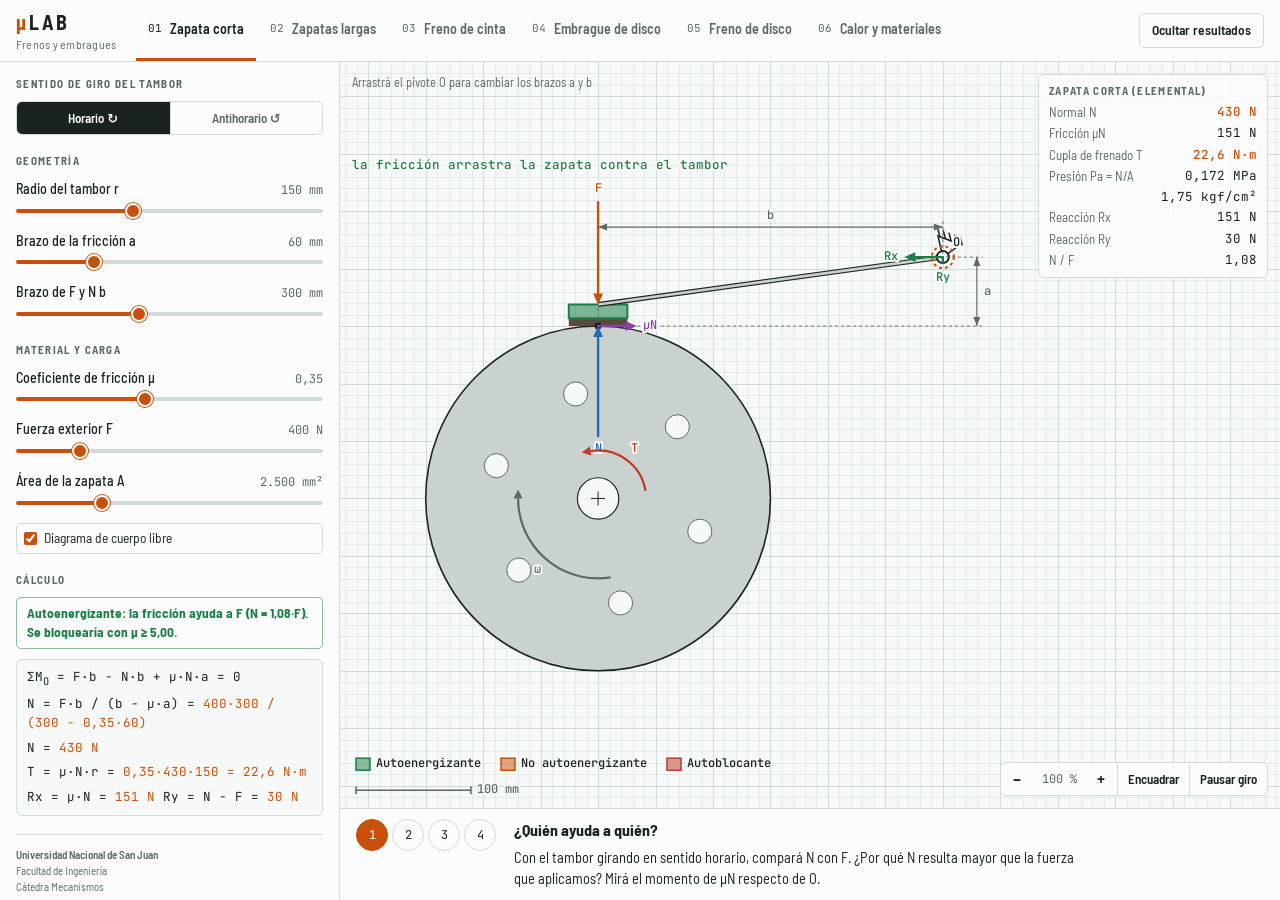
<file: herramientas/mulab.html>
<!DOCTYPE html>
<html lang="es">
<head>
<meta charset="UTF-8">
<meta name="viewport" content="width=device-width, initial-scale=1, viewport-fit=cover">
<!--
  μLAB (mu-lab) — Frenos y embragues
  Universidad Nacional de San Juan — Facultad de Ingeniería — Cátedra Mecanismos
  Desarrollo: Ing. Manuel Galdeano Ruiz
  Material didáctico de la Cátedra Mecanismos (FI-UNSJ).
-->
<meta name="author" content="Ing. Manuel Galdeano Ruiz — Cátedra Mecanismos, Facultad de Ingeniería, Universidad Nacional de San Juan">
<title>μLAB</title>
<link rel="preconnect" href="https://fonts.googleapis.com">
<link rel="preconnect" href="https://fonts.gstatic.com" crossorigin>
<link rel="stylesheet" href="https://fonts.googleapis.com/css2?family=Barlow+Semi+Condensed:wght@400;500;600;700&family=JetBrains+Mono:wght@400;500&display=swap">
<style>
/* Layout: banco de trabajo — barra de módulos arriba, panel de control a la izquierda, lámina milimetrada a la derecha.
   Misma familia visual que MECALAB y CONTACTLAB. */
:root{
  --bg:#eef1ef; --panel:#fbfcfb; --canvas:#f7f9f8; --ink:#1b2320; --muted:#5d6a64; --line:#d3dbd7;
  --grid:#e4eae7; --grid2:#d2dbd6;
  --b1:#c9500a; --b1f:#fbeee6; --b2:#8a3fa8; --b2f:#f3eaf7; --geo:#1d7f47; --hot:#d97706; --warn:#c0392b;
  --accent:#c9500a; --accent-ink:#ffffff;
  --l1:#6b7570; --l2:#1f6fb2; --l3:#1d7f47; --l4:#c9500a; --l5:#8a3fa8; --l6:#0f8b8d;
  --steel:#c9d2ce; --lining:#5b4a3a;
  --f-ui:"Barlow Semi Condensed","Arial Narrow",system-ui,sans-serif;
  --f-mono:"JetBrains Mono",ui-monospace,"SFMono-Regular",Consolas,monospace;
}
@media (prefers-color-scheme: dark){ :root:not([data-theme="light"]){
  --bg:#0f1412; --panel:#151b19; --canvas:#111715; --ink:#e4eae7; --muted:#8f9d97; --line:#2a3430;
  --grid:#18201d; --grid2:#222c28;
  --b1:#ff8a3d; --b1f:rgba(255,138,61,.13); --b2:#c693e6; --b2f:rgba(198,147,230,.13); --geo:#4fcf89; --hot:#ffc24a; --warn:#ff6b5b;
  --accent:#ff8a3d; --accent-ink:#1b1208; --l1:#a3ada8; --l2:#6aaef0; --l3:#4fcf89; --l4:#ff8a3d; --l5:#c693e6; --l6:#4fd1d3;
  --steel:#2c3633; --lining:#a08a72; color-scheme:dark }}
:root[data-theme="dark"]{
  --bg:#0f1412; --panel:#151b19; --canvas:#111715; --ink:#e4eae7; --muted:#8f9d97; --line:#2a3430;
  --grid:#18201d; --grid2:#222c28;
  --b1:#ff8a3d; --b1f:rgba(255,138,61,.13); --b2:#c693e6; --b2f:rgba(198,147,230,.13); --geo:#4fcf89; --hot:#ffc24a; --warn:#ff6b5b;
  --accent:#ff8a3d; --accent-ink:#1b1208; --l1:#a3ada8; --l2:#6aaef0; --l3:#4fcf89; --l4:#ff8a3d; --l5:#c693e6; --l6:#4fd1d3;
  --steel:#2c3633; --lining:#a08a72; color-scheme:dark }

html,body{height:100%;margin:0}
*{box-sizing:border-box}
[hidden]{display:none!important}
body{background:var(--bg);color:var(--ink);font-family:var(--f-ui);font-size:15px;line-height:1.4}
.app{display:grid;grid-template-rows:auto 1fr;height:100%}

.top{display:flex;align-items:stretch;gap:20px;padding-inline:16px;background:var(--panel);border-bottom:1px solid var(--line);flex-wrap:wrap}
.brand{display:flex;flex-direction:column;justify-content:center;padding-block:8px}
.brand b{font-weight:700;font-size:20px;letter-spacing:.14em}
.brand b span{color:var(--accent)}
.brand small{font-size:12px;color:var(--muted);letter-spacing:.02em}
.tabs{display:flex;gap:2px;overflow-x:auto;min-width:0;flex:1}
.tab{all:unset;cursor:pointer;display:flex;align-items:center;gap:8px;padding:0 12px;font-size:14px;font-weight:600;color:var(--muted);border-bottom:3px solid transparent;white-space:nowrap;min-height:52px}
.tab .n{font-family:var(--f-mono);font-size:11px;font-weight:400}
.tab:hover{color:var(--ink)}
.tab[aria-selected="true"]{color:var(--ink);border-bottom-color:var(--accent)}
.tab:focus-visible{outline:2px solid var(--accent);outline-offset:-2px}
.hidebtn{all:unset;cursor:pointer;align-self:center;padding:7px 12px;border:1px solid var(--line);border-radius:5px;font-size:13.5px;font-weight:600;white-space:nowrap}
.hidebtn[aria-pressed="true"]{background:var(--accent);border-color:var(--accent);color:var(--accent-ink)}
.hidebtn:focus-visible{outline:2px solid var(--accent);outline-offset:2px}

.work{display:grid;grid-template-columns:340px minmax(0,1fr);min-height:0}
.panel{overflow-y:auto;background:var(--panel);border-right:1px solid var(--line);padding:14px 16px 20px;display:flex;flex-direction:column;gap:18px;min-height:0}
.sec{display:flex;flex-direction:column;gap:10px}
.sec h3{margin:0;font-size:11px;font-weight:700;letter-spacing:.12em;text-transform:uppercase;color:var(--muted)}
.lead{margin:0;font-size:14px;color:var(--muted)}
.lead strong{color:var(--ink);font-weight:600}

.seg{display:grid;grid-auto-flow:column;grid-auto-columns:1fr;border:1px solid var(--line);border-radius:6px;overflow:hidden}
.seg button{all:unset;cursor:pointer;text-align:center;padding:7px 6px;font-size:13px;font-weight:600;color:var(--muted)}
.seg button+button{border-left:1px solid var(--line)}
.seg button[aria-pressed="true"]{background:var(--ink);color:var(--panel)}
.seg button:focus-visible{outline:2px solid var(--accent);outline-offset:-2px}

.field{display:grid;grid-template-columns:1fr auto;gap:2px 8px;align-items:baseline}
.field label{font-size:14px;font-weight:500}
.field output{font-family:var(--f-mono);font-size:12px;color:var(--muted);font-variant-numeric:tabular-nums}
.field input[type=range]{grid-column:1/-1;width:100%}
.field.flash{animation:flash 1.6s ease 2}
@keyframes flash{50%{background:color-mix(in srgb,var(--accent) 18%,transparent)}}

.toggles{display:grid;grid-template-columns:1fr 1fr;gap:6px}
.chk{display:flex;align-items:center;gap:7px;font-size:13.5px;cursor:pointer;padding:5px 7px;border:1px solid var(--line);border-radius:5px}
.chk input{accent-color:var(--accent);margin:0}
.chk i{width:10px;height:10px;border-radius:2px;flex:none}

.calc{border:1px solid var(--line);border-radius:6px;background:var(--canvas);padding:8px 10px;display:flex;flex-direction:column;gap:6px}
.calc .eq{font-family:var(--f-mono);font-size:12.5px;line-height:1.5;font-variant-numeric:tabular-nums;overflow-wrap:anywhere}
.calc .eq .v{color:var(--accent)}
.calc .eq.c{color:var(--muted);white-space:normal;font-family:var(--f-ui);font-size:13px}
.state{font-size:13.5px;font-weight:700;padding:6px 10px;border-radius:5px;border:1px solid var(--line)}
.state.ok{color:var(--geo);border-color:color-mix(in srgb,var(--geo) 50%,transparent)}
.state.warn{color:var(--hot);border-color:color-mix(in srgb,var(--hot) 50%,transparent)}
.state.bad{color:var(--warn);border-color:color-mix(in srgb,var(--warn) 55%,transparent);background:color-mix(in srgb,var(--warn) 8%,transparent)}
.pchart{width:100%;height:170px;display:block;border:1px solid var(--line);border-radius:6px;background:var(--canvas)}
.cap{font-size:12.5px;color:var(--muted);margin:0}
table.mat{border-collapse:collapse;width:100%;font-size:13px}
table.mat td{border-bottom:1px solid var(--line);padding:5px 4px;vertical-align:top}
table.mat td+td{font-family:var(--f-mono);font-size:12px;text-align:right;white-space:nowrap}

.stage{position:relative;display:flex;flex-direction:column;min-width:0;min-height:0}
.cvwrap{position:relative;flex:1;min-height:0;background:var(--canvas)}
#cv{position:absolute;inset:0;width:100%;height:100%;display:block;touch-action:none;cursor:grab}
#cv.drag{cursor:grabbing}
#cv.over{cursor:pointer}
.readout{position:absolute;top:12px;right:12px;background:color-mix(in srgb,var(--panel) 92%,transparent);border:1px solid var(--line);border-radius:6px;padding:8px 10px;min-width:230px;max-width:46%;pointer-events:none}
.readout dl{margin:0;display:grid;grid-template-columns:auto auto;gap:3px 14px}
.readout dt{font-size:13px;color:var(--muted)}
.readout dd{margin:0;text-align:right;font-family:var(--f-mono);font-size:12.5px;font-variant-numeric:tabular-nums}
.readout dd.key{color:var(--accent);font-weight:500}
.readout .rt{font-size:11px;font-weight:700;letter-spacing:.12em;text-transform:uppercase;color:var(--muted);margin-bottom:5px}
.hidevals .readout dd,.hidevals .calc .v,.hidevals .state{filter:blur(6px);user-select:none}
.hint{position:absolute;left:12px;top:12px;font-size:12.5px;color:var(--muted);pointer-events:none;max-width:calc(54% - 24px)}
.zoombar{position:absolute;right:12px;bottom:12px;display:flex;align-items:center;background:var(--panel);border:1px solid var(--line);border-radius:6px;overflow:hidden}
.zoombar button{all:unset;cursor:pointer;min-width:32px;height:32px;display:grid;place-items:center;font-size:17px;font-weight:600;color:var(--ink)}
.zoombar button.txt{font-size:13px;padding:0 10px;border-left:1px solid var(--line)}
.zoombar button:hover{background:var(--bg)}
.zoombar button:focus-visible{outline:2px solid var(--accent);outline-offset:-2px}
.zoombar output{font-family:var(--f-mono);font-size:12px;min-width:52px;text-align:center;font-variant-numeric:tabular-nums;color:var(--muted)}

.guide{border-top:1px solid var(--line);background:var(--panel);padding:10px 16px 12px;display:grid;grid-template-columns:auto minmax(0,1fr);gap:6px 18px;align-items:start}
.steps{display:flex;gap:4px;grid-row:span 2}
.steps button{all:unset;cursor:pointer;width:30px;height:30px;display:grid;place-items:center;border:1px solid var(--line);border-radius:50%;font-family:var(--f-mono);font-size:12px}
.steps button[aria-current="true"]{background:var(--accent);border-color:var(--accent);color:var(--accent-ink)}
.steps button:focus-visible{outline:2px solid var(--accent);outline-offset:2px}
.guide h4{margin:0;font-size:16px;font-weight:700;text-wrap:balance}
.guide p{margin:0;font-size:14.5px;max-width:80ch;color:var(--ink)}

.credits{margin-top:auto;padding-top:12px;border-top:1px solid var(--line);font-size:11px;line-height:1.45;color:var(--muted)}
.credits b{display:block;font-weight:600}
.credits .d{margin-top:4px}

@media (max-width:860px){
  html,body{height:auto}
  .app{height:auto;display:block}
  .work{display:flex;flex-direction:column}
  .stage{order:-1}
  .cvwrap{height:62vh;flex:none}
  .panel{border-right:0;border-top:1px solid var(--line);overflow:visible}
  .readout{position:static;margin:10px 16px 0;min-width:0;max-width:none}
  .hint{display:none}
  .guide{grid-template-columns:1fr}
  .steps{grid-row:auto}
  .tabs{order:3;flex-basis:100%;margin-inline:-16px;padding-inline:8px}
  .top{gap:8px 20px}
  .hidebtn{margin-left:auto}
}
@media (prefers-reduced-motion:reduce){ .field.flash{animation:none} }

/* sliders iguales en todos los navegadores y temas */
input[type=range]{-webkit-appearance:none;appearance:none;background:transparent;height:20px;cursor:pointer;margin:0;padding:0}
input[type=range]:focus{outline:none}
input[type=range]::-webkit-slider-runnable-track{height:4px;border-radius:2px;background:linear-gradient(to right,var(--accent) 0 var(--fill,0%),var(--line) var(--fill,0%) 100%);border:0}
input[type=range]::-webkit-slider-thumb{-webkit-appearance:none;appearance:none;width:16px;height:16px;border-radius:50%;background:var(--accent);border:2px solid var(--panel);box-shadow:0 0 0 1px var(--accent);margin-top:-6px}
input[type=range]::-moz-range-track{height:4px;border-radius:2px;background:var(--line);border:0}
input[type=range]::-moz-range-progress{height:4px;border-radius:2px;background:var(--accent)}
input[type=range]::-moz-range-thumb{width:14px;height:14px;border-radius:50%;background:var(--accent);border:2px solid var(--panel);box-shadow:0 0 0 1px var(--accent)}
input[type=range]:focus-visible::-webkit-slider-thumb{box-shadow:0 0 0 3px color-mix(in srgb,var(--accent) 35%,transparent)}
</style>
</head>
<body>
<div class="app" id="app">
  <header class="top">
    <div class="brand"><b><span>μ</span>LAB</b><small>Frenos y embragues</small></div>
    <nav class="tabs" role="tablist" aria-label="Módulos">
      <button class="tab" role="tab" data-go="zc"><span class="n">01</span>Zapata corta</button>
      <button class="tab" role="tab" data-go="zl"><span class="n">02</span>Zapatas largas</button>
      <button class="tab" role="tab" data-go="ci"><span class="n">03</span>Freno de cinta</button>
      <button class="tab" role="tab" data-go="em"><span class="n">04</span>Embrague de disco</button>
      <button class="tab" role="tab" data-go="fd"><span class="n">05</span>Freno de disco</button>
      <button class="tab" role="tab" data-go="ca"><span class="n">06</span>Calor y materiales</button>
    </nav>
    <button class="hidebtn" id="hidebtn" aria-pressed="false" title="Oculta los resultados para que la clase los estime antes">Ocultar resultados</button>
  </header>

  <main class="work">
    <aside class="panel" id="panel">
      <div id="ctrls" class="sec" style="gap:18px"></div>
      <div class="credits" aria-label="Créditos">
        <b>Universidad Nacional de San Juan</b>
        Facultad de Ingeniería<br>
        Cátedra Mecanismos
        <div class="d">Ing. Manuel Galdeano Ruiz</div>
      </div>
    </aside>

    <section class="stage">
      <div class="cvwrap">
        <canvas id="cv" aria-label="Esquema del freno o embrague con sus fuerzas"></canvas>
        <div class="hint" id="hint"></div>
        <div class="zoombar" role="group" aria-label="Vista">
          <button id="z-out" aria-label="Alejar">−</button>
          <output id="z-val">100 %</output>
          <button id="z-in" aria-label="Acercar">+</button>
          <button id="z-fit" class="txt">Encuadrar</button>
          <button id="z-play" class="txt" aria-pressed="true">Pausar giro</button>
        </div>
      </div>
      <div class="readout" id="readout"></div>
      <div class="guide" id="guide">
        <div class="steps" id="steps"></div>
        <h4 id="g-title"></h4>
        <p id="g-text"></p>
      </div>
    </section>
  </main>
</div>
<script>
(()=>{
"use strict";
const $ = s => document.querySelector(s);
const cv = $('#cv'), ctx = cv.getContext('2d');
let W = 0, H = 0, DPR = 1;
const DEG = Math.PI/180;

/* ---------------- utilidades ---------------- */
const V=(x,y)=>({x,y});
const add=(a,b)=>V(a.x+b.x,a.y+b.y), sub=(a,b)=>V(a.x-b.x,a.y-b.y), mul=(a,k)=>V(a.x*k,a.y*k);
const dot=(a,b)=>a.x*b.x+a.y*b.y, crs=(a,b)=>a.x*b.y-a.y*b.x, hyp=a=>Math.hypot(a.x,a.y);
const nrm=a=>{const l=hyp(a)||1;return V(a.x/l,a.y/l);};
const ue=a=>V(Math.cos(a),Math.sin(a)), up=a=>V(-Math.sin(a),Math.cos(a));
const clamp=(x,a,b)=>Math.max(a,Math.min(b,x));
const fmt=(x,d=2)=>Number.isFinite(x)?x.toLocaleString('es-AR',{minimumFractionDigits:d,maximumFractionDigits:d}):'—';
const fN=x=>fmt(x,0)+' N', fNm=x=>fmt(x/1000,1)+' N·m', fMPa=x=>fmt(x,3)+' MPa', fkg=x=>fmt(x*10.197,2)+' kgf/cm²';
const rgba=(hex,a)=>{ const h=hex.replace('#',''); const n=parseInt(h.length===3?h.split('').map(c=>c+c).join(''):h,16); return `rgba(${n>>16&255},${n>>8&255},${n&255},${a})`; };
const reduced = matchMedia('(prefers-reduced-motion: reduce)').matches;

/* ---------------- colores (tokens) ---------------- */
const C={};
function readColors(){const cs=getComputedStyle(document.documentElement);
  ['canvas','ink','muted','line','grid','grid2','b1','b1f','b2','b2f','geo','hot','warn','panel','accent','l2','l6','steel','lining'].forEach(k=>C[k]=cs.getPropertyValue('--'+k).trim());}
readColors();
matchMedia('(prefers-color-scheme: dark)').addEventListener('change',()=>{readColors();draw();});
new MutationObserver(()=>{readColors();draw();}).observe(document.documentElement,{attributes:true,attributeFilter:['data-theme']});
const FONT=()=>getComputedStyle(document.body).getPropertyValue('--f-mono');

/* ---------------- vista: mundo en mm (y hacia arriba) -> pantalla ---------------- */
const view={s:1,ox:0,oy:0}; const CAMS={};
let base={s:1,c:V(0,0)};
const cam=()=>CAMS[mod]||(CAMS[mod]={z:1,pan:V(0,0)});
function fit(b){ const pad=34, k=cam();
  const wide=W>860, top=wide?40:20, rw=wide?Math.min(270,W*.24):0; // lugar para la lectura (arriba a la derecha)
  const aw=W-rw; base.s=Math.min((aw-2*pad)/(b[2]-b[0]),(H-pad-top)/(b[3]-b[1])); base.c=V((b[0]+b[2])/2,(b[1]+b[3])/2);
  view.s=base.s*k.z; const c=add(base.c,k.pan);
  view.ox=aw/2-view.s*c.x; view.oy=(H+top-pad)/2+view.s*c.y; }
const S=p=>V(view.ox+view.s*p.x, view.oy-view.s*p.y);
const toW=q=>V((q.x-view.ox)/view.s, (view.oy-q.y)/view.s);
function zoomAt(q,f){ const k=cam(), z2=clamp(k.z*f,.4,20); if(z2===k.z) return;
  const m=toW(q); k.z=z2; fit(M().bbox(st())); const m2=toW(q); k.pan=add(k.pan,sub(m,m2)); syncZoom(); draw(); }
function syncZoom(){ $('#z-val').textContent=Math.round(cam().z*100)+' %'; }

function resize(){ const r=cv.getBoundingClientRect(); DPR=window.devicePixelRatio||1; W=r.width; H=r.height;
  cv.width=Math.max(1,Math.round(W*DPR)); cv.height=Math.max(1,Math.round(H*DPR)); draw(); }
new ResizeObserver(resize).observe(cv.parentElement);

/* ---------------- primitivas de dibujo ---------------- */
function clear(){ ctx.setTransform(DPR,0,0,DPR,0,0); ctx.fillStyle=C.canvas; ctx.fillRect(0,0,W,H); }
function grid(){ const a=toW(V(0,H)), b=toW(V(W,0));
  for(const [step,col] of [[10,C.grid],[50,C.grid2]]){ if(step*view.s<6) continue;
    ctx.strokeStyle=col; ctx.lineWidth=1; ctx.beginPath();
    for(let x=Math.ceil(a.x/step)*step;x<=b.x;x+=step){const X=Math.round(S(V(x,0)).x)+.5;ctx.moveTo(X,0);ctx.lineTo(X,H);}
    for(let y=Math.ceil(a.y/step)*step;y<=b.y;y+=step){const Y=Math.round(S(V(0,y)).y)+.5;ctx.moveTo(0,Y);ctx.lineTo(W,Y);}
    ctx.stroke(); }
  const mm=[5,10,20,50,100,200,500].find(v=>v*view.s>=60)||500, L=mm*view.s, x=16, y=H-18;
  ctx.strokeStyle=C.muted; ctx.lineWidth=1.5; ctx.beginPath(); ctx.moveTo(x,y); ctx.lineTo(x+L,y); ctx.moveTo(x,y-4);ctx.lineTo(x,y+4);ctx.moveTo(x+L,y-4);ctx.lineTo(x+L,y+4); ctx.stroke();
  label(mm+' mm',V(x+L+6,y),C.muted,'left',true); }
function path(pts,{stroke=null,w=1,fill=null,dash=null,close=false}={}){ if(pts.length<2) return; ctx.save(); if(dash) ctx.setLineDash(dash);
  ctx.beginPath(); pts.forEach((p,i)=>{const P=S(p); i?ctx.lineTo(P.x,P.y):ctx.moveTo(P.x,P.y);}); if(close) ctx.closePath();
  if(fill){ctx.fillStyle=fill;ctx.fill();} if(stroke){ctx.strokeStyle=stroke;ctx.lineWidth=w;ctx.lineJoin='round';ctx.stroke();} ctx.restore(); }
const line=(a,b,col,w=1,dash=null)=>path([a,b],{stroke:col,w,dash});
function circle(c,r,stroke,w=1,fill=null,dash=null){ const P=S(c); ctx.save(); if(dash) ctx.setLineDash(dash); ctx.beginPath(); ctx.arc(P.x,P.y,Math.max(0,r*view.s),0,2*Math.PI);
  if(fill){ctx.fillStyle=fill;ctx.fill();} if(stroke){ctx.strokeStyle=stroke;ctx.lineWidth=w;ctx.stroke();} ctx.restore(); }
const arcPts=(c,r,a0,a1,n=64)=>{const p=[];for(let i=0;i<=n;i++){const a=a0+(a1-a0)*i/n;p.push(add(c,mul(ue(a),r)));}return p;};
const rotAbout=(p,c,d)=>{ const q=sub(p,c), co=Math.cos(d), sn=Math.sin(d); return add(c,V(q.x*co-q.y*sn,q.x*sn+q.y*co)); };
function bandT(c,r0,r1,a0,a1,fill,stroke,T){ const o=arcPts(c,r1,a0,a1), i=arcPts(c,r0,a1,a0); path(o.concat(i).map(T),{fill,stroke,w:1.2,close:true}); }
function band(c,r0,r1,a0,a1,fill,stroke){ const o=arcPts(c,r1,a0,a1), i=arcPts(c,r0,a1,a0); path(o.concat(i),{fill,stroke,w:1.2,close:true}); }
function label(t,p,col,align='left',screen=false,dx=0,dy=0,size=12){ const P=screen?p:S(p); ctx.save(); ctx.font=`500 ${size}px ${FONT()}`;
  ctx.textAlign=align; ctx.textBaseline='middle'; ctx.lineJoin='round'; ctx.strokeStyle=C.canvas; ctx.lineWidth=4; ctx.strokeText(t,P.x+dx,P.y+dy); ctx.fillStyle=col; ctx.fillText(t,P.x+dx,P.y+dy); ctx.restore(); }
/* flecha: punto en mundo, dirección en mundo, largo en px. tip=true -> la punta queda en el punto */
function arrow(p,dir,len,col,txt,{tip=false,w=2.4}={}){ if(!(len>2)) return; const d0=nrm(dir), d=V(d0.x,-d0.y); let A=S(p), B=add(A,mul(d,len)); if(tip){B=A;A=sub(B,mul(d,len));}
  const n=V(-d.y,d.x), h=Math.min(11,len*.45);
  ctx.save(); ctx.strokeStyle=col; ctx.fillStyle=col; ctx.lineWidth=w; ctx.lineCap='round'; ctx.beginPath(); ctx.moveTo(A.x,A.y); ctx.lineTo(B.x-d.x*h*.7,B.y-d.y*h*.7); ctx.stroke();
  ctx.beginPath(); ctx.moveTo(B.x,B.y); ctx.lineTo(B.x-d.x*h+n.x*h*.45,B.y-d.y*h+n.y*h*.45); ctx.lineTo(B.x-d.x*h-n.x*h*.45,B.y-d.y*h-n.y*h*.45); ctx.closePath(); ctx.fill(); ctx.restore();
  if(txt){ const q=tip?A:B; label(txt,add(q,mul(d,tip?-13:13)),col,'center',true); } }
/* flecha curva (giro o cupla): centro, radio en px, ángulo inicial y barrido (rad, + antihorario) */
function curl(c,Rpx,a0,sw,col,txt){ const P=S(c); ctx.save(); ctx.strokeStyle=col; ctx.fillStyle=col; ctx.lineWidth=2.2; ctx.beginPath();
  ctx.arc(P.x,P.y,Rpx,-a0,-(a0+sw),sw>0); ctx.stroke();
  const ae=a0+sw, E=add(P,V(Math.cos(ae)*Rpx,-Math.sin(ae)*Rpx)), t=V(-Math.sin(ae)*Math.sign(sw),-Math.cos(ae)*Math.sign(sw)), n=V(-t.y,t.x);
  ctx.beginPath(); ctx.moveTo(E.x+t.x*9,E.y+t.y*9); ctx.lineTo(E.x+n.x*4.5,E.y+n.y*4.5); ctx.lineTo(E.x-n.x*4.5,E.y-n.y*4.5); ctx.closePath(); ctx.fill(); ctx.restore();
  if(txt){ const am=a0+sw/2; label(txt,add(P,V(Math.cos(am)*(Rpx+14),-Math.sin(am)*(Rpx+14))),col,'center',true); } }
function dotp(c,rad,col){ const P=S(c); ctx.fillStyle=col; ctx.beginPath(); ctx.arc(P.x,P.y,rad,0,2*Math.PI); ctx.fill(); }
function pin(p,col){ const P=S(p); ctx.save(); ctx.beginPath(); ctx.arc(P.x,P.y,6,0,7); ctx.fillStyle=C.panel; ctx.fill(); ctx.strokeStyle=col||C.ink; ctx.lineWidth=2; ctx.stroke(); ctx.restore(); }
function ground(p,ang=-Math.PI/2){ // apoyo fijo: triángulo + rayado, ang = dirección hacia el suelo (mundo)
  const d=ue(ang), n=V(-d.y,d.x), P=S(p), D=V(d.x,-d.y), N=V(n.x,-n.y);
  ctx.save(); ctx.strokeStyle=C.ink; ctx.lineWidth=1.5; ctx.beginPath(); ctx.moveTo(P.x,P.y); ctx.lineTo(P.x+D.x*18+N.x*12,P.y+D.y*18+N.y*12); ctx.lineTo(P.x+D.x*18-N.x*12,P.y+D.y*18-N.y*12); ctx.closePath(); ctx.stroke();
  ctx.beginPath(); for(let i=-14;i<=12;i+=6){const Q=V(P.x+D.x*18+N.x*i,P.y+D.y*18+N.y*i); ctx.moveTo(Q.x,Q.y); ctx.lineTo(Q.x+D.x*7+N.x*5,Q.y+D.y*7+N.y*5);} ctx.stroke(); ctx.restore(); pin(p); }
function head(P,d,col){ const n=V(-d.y,d.x); ctx.beginPath(); ctx.moveTo(P.x,P.y); ctx.lineTo(P.x-d.x*9+n.x*3.5,P.y-d.y*9+n.y*3.5); ctx.lineTo(P.x-d.x*9-n.x*3.5,P.y-d.y*9-n.y*3.5); ctx.closePath(); ctx.fill(); }
/* cota entre a y b (mundo), corrida off px (+ a la izquierda de a→b). ea / eb: puntos desde donde salen las líneas de referencia */
function dim(a,b,off,txt,col,ea,eb){ col=col||C.muted; const d=nrm(sub(b,a)), n=V(-d.y,d.x), o=mul(n,off/view.s), A=add(a,o), B=add(b,o);
  const SA=S(A), SB=S(B), D=nrm(sub(SB,SA)), N=V(-D.y,D.x), L=hyp(sub(SB,SA));
  ctx.save(); ctx.strokeStyle=col; ctx.fillStyle=col; ctx.lineWidth=.9;
  for(const [from,to] of [[ea||a,A],[eb||b,B]]){ const F=S(from), T=S(to), u=nrm(sub(T,F)), l=hyp(sub(T,F)); if(l<3) continue;
    ctx.setLineDash([3,3]); ctx.beginPath(); ctx.moveTo(F.x+u.x*3,F.y+u.y*3); ctx.lineTo(T.x+u.x*6,T.y+u.y*6); ctx.stroke(); }
  ctx.setLineDash([]); ctx.lineWidth=1.1;
  if(L>26){ ctx.beginPath(); ctx.moveTo(SA.x,SA.y); ctx.lineTo(SB.x,SB.y); ctx.stroke(); head(SB,D,col); head(SA,mul(D,-1),col); }
  else { ctx.beginPath(); ctx.moveTo(SA.x-D.x*16,SA.y-D.y*16); ctx.lineTo(SB.x+D.x*16,SB.y+D.y*16); ctx.stroke(); head(SA,D,col); head(SB,mul(D,-1),col); }
  ctx.restore();
  if(txt){ const M=V((SA.x+SB.x)/2,(SA.y+SB.y)/2); const side=off>=0?-1:1; label(txt,V(M.x+N.x*11*(off>=0?1:-1)*-1,M.y+N.y*11*(off>=0?1:-1)*-1),col,'center',true); } }
function drum(c,r,phi,{ring=0,fill=null,holes=6}={}){ // tambor/disco con marcas que giran
  if(ring>0){ band(c,r,r+ring,0,2*Math.PI,C.steel,C.ink); circle(c,r*.32,C.ink,1.4,C.steel); }
  else circle(c,r,C.ink,1.6,fill||C.steel);
  for(let i=0;i<holes;i++){ const q=add(c,mul(ue(phi+i*2*Math.PI/holes),r*(ring>0?.2:.62))); circle(q,r*(ring>0?.035:.07),C.muted,1,C.canvas); }
  circle(c,r*.12,C.ink,1.2,C.canvas); const P=S(c); ctx.strokeStyle=C.ink; ctx.lineWidth=1; ctx.beginPath(); ctx.moveTo(P.x-7,P.y);ctx.lineTo(P.x+7,P.y);ctx.moveTo(P.x,P.y-7);ctx.lineTo(P.x,P.y+7);ctx.stroke(); }
function spring(a,b,col){ const d=sub(b,a), L=hyp(d), u=mul(d,1/L), n=V(-u.y,u.x), pts=[a]; const k=10, amp=L*.06;
  for(let i=1;i<k;i++) pts.push(add(add(a,mul(u,L*(.15+.7*i/k))),mul(n,(i%2?1:-1)*amp))); pts.push(b); path(pts,{stroke:col,w:1.3}); }

/* ---------------- gráficos del panel ---------------- */
function chart(id,{xs,series,xr,yr,xl,yl,shade,marks=[],xt=[]}){ const c=document.getElementById(id); if(!c) return; const r=c.getBoundingClientRect(); const d=window.devicePixelRatio||1;
  c.width=Math.round(r.width*d); c.height=Math.round(r.height*d); const g=c.getContext('2d'); g.setTransform(d,0,0,d,0,0);
  const w=r.width, h=r.height, L=38, R=10, T=12, B=28; const X=x=>L+(x-xr[0])/(xr[1]-xr[0])*(w-L-R), Y=y=>h-B-(y-yr[0])/(yr[1]-yr[0])*(h-T-B);
  g.fillStyle=C.canvas; g.fillRect(0,0,w,h); g.font=`11px ${FONT()}`; g.fillStyle=C.muted; g.strokeStyle=C.line; g.lineWidth=1;
  for(let i=0;i<=4;i++){ const y=yr[0]+(yr[1]-yr[0])*i/4, Yp=Math.round(Y(y))+.5; g.beginPath(); g.moveTo(L,Yp); g.lineTo(w-R,Yp); g.stroke(); g.textAlign='right'; g.textBaseline='middle'; g.fillText(fmt(y,yr[1]<3?1:0),L-5,Yp); }
  g.textAlign='center'; g.textBaseline='top'; (xt.length?xt:[xr[0],(xr[0]+xr[1])/2,xr[1]]).forEach(x=>g.fillText(typeof x==='number'?fmt(x,0):x[1],X(typeof x==='number'?x:x[0]),h-B+5));
  if(shade){ g.fillStyle=C.b1f; g.fillRect(X(shade[0]),T,X(shade[1])-X(shade[0]),h-T-B); }
  series.forEach(s=>{ g.strokeStyle=s.col; g.lineWidth=s.w||2; g.setLineDash(s.dash||[]); g.beginPath(); xs.forEach((x,i)=>{const yy=s.ys[i]; if(!Number.isFinite(yy)) return; i?g.lineTo(X(x),Y(yy)):g.moveTo(X(x),Y(yy));}); g.stroke(); g.setLineDash([]); });
  marks.forEach(m=>{ g.fillStyle=m.col; g.beginPath(); g.arc(X(m.x),Y(m.y),4,0,7); g.fill(); if(m.t){g.textAlign='left';g.textBaseline='bottom';g.fillText(m.t,X(m.x)+6,Y(m.y)-3);} });
  g.fillStyle=C.muted; g.textAlign='left'; g.textBaseline='top'; g.fillText(yl,L+4,1); g.textAlign='right'; g.textBaseline='bottom'; g.fillText(xl,w-R,h-1); }

/* =====================================================================
   MÓDULOS
   ===================================================================== */
let phi=0; // ángulo de giro animado del tambor
const rotSign=s=>s.rot==='cw'?-1:1; // +1 antihorario
const KCOL=k=>k==='lock'?C.warn:(k==='ok'?C.geo:C.b1); // autoblocante / autoenergizante / no autoenergizante
function legend(){ const items=[['ok','Autoenergizante'],['no','No autoenergizante'],['lock','Autoblocante']]; let x=16, y=H-44;
  ctx.save(); ctx.font=`500 12px ${FONT()}`; ctx.textBaseline='middle';
  items.forEach(([k,t])=>{ ctx.fillStyle=rgba(KCOL(k),.5); ctx.strokeStyle=KCOL(k); ctx.lineWidth=1.5; ctx.fillRect(x,y-6,14,12); ctx.strokeRect(x,y-6,14,12);
    ctx.fillStyle=C.ink; ctx.fillText(t,x+20,y); x+=ctx.measureText(t).width+40; }); ctx.restore(); }
const ROT=[['cw','Horario ↻'],['ccw','Antihorario ↺']];
const forceScale=(arr,px=110)=>px/Math.max(1,...arr.filter(Number.isFinite).map(Math.abs));

/* ---------- 01 · ZAPATA CORTA ---------- */
const ZC={
  title:'Zapata corta (elemental)',
  hint:'Arrastrá el pivote O para cambiar los brazos a y b',
  def:{rot:'cw',r:150,a:60,b:300,mu:.35,F:400,A:2500,dcl:true},
  ui:[
    {h:'Sentido de giro del tambor',items:[{t:'seg',k:'rot',opts:ROT}]},
    {h:'Geometría',items:[
      {t:'range',k:'r',l:'Radio del tambor r',min:60,max:300,step:5,u:'mm'},
      {t:'range',k:'a',l:'Brazo de la fricción a',min:0,max:250,step:1,u:'mm'},
      {t:'range',k:'b',l:'Brazo de F y N b',min:40,max:700,step:5,u:'mm'}]},
    {h:'Material y carga',items:[
      {t:'range',k:'mu',l:'Coeficiente de fricción μ',min:.1,max:.7,step:.01,d:2},
      {t:'range',k:'F',l:'Fuerza exterior F',min:20,max:2000,step:10,u:'N'},
      {t:'range',k:'A',l:'Área de la zapata A',min:500,max:8000,step:100,u:'mm²'},
      {t:'chk',k:'dcl',l:'Diagrama de cuerpo libre'}]},
    {h:'Cálculo',items:[{t:'state'},{t:'calc'}]}],
  compute(s){ const sg=s.rot==='cw'?1:-1, den=s.b-sg*s.mu*s.a, lock=den<=0;
    const N=lock?NaN:s.F*s.b/den, Ff=s.mu*N, T=Ff*s.r, Pa=N/s.A, Rx=-sg*Ff, Ry=s.F-N;
    return {sg,den,lock,N,Ff,T,Pa,Rx,Ry,ener:sg>0,muLock:s.b/s.a}; },
  bbox(s){ return [-1.3*s.r, -1.25*s.r, Math.max(s.b,.6*s.r)+.45*s.r, s.r+Math.max(s.a,.4*s.r)+.55*s.r]; },
  draw(s,R){ const r=s.r, hl=.045*r, hs=.08*r, ws=.34*r, yT=r+hl+hs, P=V(s.b,r+s.a), Cp=V(0,r);
    const kind=R.lock?'lock':(R.ener?'ok':'no'), col=KCOL(kind);
    drum(V(0,0),r,phi);
    curl(V(0,0),Math.min(80,r*view.s*.5),1.55*Math.PI,(s.rot==='cw'?-1:1)*.55*Math.PI,C.muted,R.lock?'ω → 0':'ω');
    // despegue: si no es autoenergizante la fricción tiende a separar la zapata (giro leve alrededor de O, exagerado)
    const gap=kind==='no'?(5+2.5*Math.sin(phi*6))/view.s:0, del=-gap/Math.max(s.b,1);
    const T=p=>{ const q=sub(p,P), c=Math.cos(del), sn=Math.sin(del); return add(P,V(q.x*c-q.y*sn,q.x*sn+q.y*c)); };
    path([V(-ws/2,r),V(ws/2,r),V(ws/2,r+hl),V(-ws/2,r+hl)].map(T),{fill:C.lining,close:true});
    path([V(-ws/2,r+hl),V(ws/2,r+hl),V(ws/2,yT),V(-ws/2,yT)].map(T),{fill:rgba(col,.55),stroke:col,w:2,close:true});
    path([T(V(0,yT)),P],{stroke:C.ink,w:5}); path([T(V(0,yT)),P],{stroke:C.steel,w:2.6});
    ground(P,Math.PI/2.6);
    label('O',P,C.ink,'left',false,10,-14);
    const msg=kind==='lock'?'autoblocante: el tambor queda frenado':(kind==='ok'?'la fricción arrastra la zapata contra el tambor':'la fricción tiende a despegar la zapata');
    label(msg,V(12,104),col,'left',true,0,0,12.5);
    // cotas desde el pivote O hasta el punto de contacto zapata–tambor
    const yb=Math.max(P.y,yT+.08*r);
    dim(V(0,yb),V(s.b,yb),30,'b',null,Cp,P);
    if(Math.abs(s.a)>.5) dim(V(s.b,r),V(s.b,r+s.a),-34,'a',null,Cp,P);
    dotp(Cp,3.5,C.ink);
    if(!s.dcl) return;
    const k=forceScale([s.F,R.N||s.F,R.Ff||0,R.Rx||0,R.Ry||0]);
    arrow(T(V(0,yT)),V(0,-1),s.F*k,C.b1,'F',{tip:true});
    if(!R.lock){
      arrow(Cp,V(0,1),R.N*k,C.l2,'N',{tip:true});
      arrow(Cp,V(R.sg,0),R.Ff*k,C.b2,'μN');
      if(Math.abs(R.Rx)*k>3) arrow(P,V(Math.sign(R.Rx),0),Math.abs(R.Rx)*k,C.geo,'Rx');
      if(Math.abs(R.Ry)*k>3) arrow(P,V(0,Math.sign(R.Ry)),Math.abs(R.Ry)*k,C.geo,'Ry');
      curl(V(0,0),Math.min(48,r*view.s*.3),.05*Math.PI,(s.rot==='cw'?1:-1)*.5*Math.PI,C.warn,'T');
    }
    legend(); },
  stopped:(s,R)=>R.lock,
  handles(s){ return [{p:V(s.b,s.r+s.a),set:w=>{s.b=clamp(Math.round(w.x/5)*5,40,700); s.a=clamp(Math.round(w.y-s.r),0,250);}}]; },
  readout(s,R){ return R.lock?[['Condición','AUTOBLOCANTE',1],['μ·a',fmt(s.mu*s.a,1)+' mm'],['b',fmt(s.b,0)+' mm']]:
    [['Normal N',fN(R.N),1],['Fricción μN',fN(R.Ff)],['Cupla de frenado T',fNm(R.T),1],['Presión Pa = N/A',fMPa(R.Pa)],['',fkg(R.Pa)],['Reacción Rx',fN(Math.abs(R.Rx))],['Reacción Ry',fN(Math.abs(R.Ry))],['N / F',fmt(R.N/s.F,2)]]; },
  state(s,R){ if(R.lock) return ['bad','Autoblocante: b ≤ μ·a. El freno se aplica solo, sin fuerza exterior.'];
    return R.ener?['ok',`Autoenergizante: la fricción ayuda a F (N = ${fmt(R.N/s.F,2)}·F). Se bloquearía con μ ≥ ${fmt(R.muLock,2)}.`]
      :['warn','No autoenergizante: la fricción se opone a F. Hace falta más fuerza para la misma cupla.']; },
  calc(s,R){ const sg=R.sg>0?'+':'−', sg2=R.sg>0?'−':'+';
    return [`ΣM<sub>O</sub> = F·b − N·b ${sg} μ·N·a = 0`,
      `N = F·b / (b ${sg2} μ·a) = <span class="v">${fmt(s.F,0)}·${fmt(s.b,0)} / (${fmt(s.b,0)} ${sg2} ${fmt(s.mu,2)}·${fmt(s.a,0)})</span>`,
      `N = <span class="v">${R.lock?'— (autoblocante)':fN(R.N)}</span>`,
      `T = μ·N·r = <span class="v">${R.lock?'—':fmt(s.mu,2)+'·'+fmt(R.N,0)+'·'+fmt(s.r,0)+' = '+fNm(R.T)}</span>`,
      `Rx = μ·N = <span class="v">${R.lock?'—':fN(Math.abs(R.Rx))}</span>   Ry = N − F = <span class="v">${R.lock?'—':fmt(-R.Ry,0)+' N'}</span>`]; },
  steps:[
    {t:'¿Quién ayuda a quién?',p:'Con el tambor girando en sentido horario, compará N con F. ¿Por qué N resulta mayor que la fuerza que aplicamos? Mirá el momento de μN respecto de O.',set:{rot:'cw',a:60,b:300,mu:.35,F:400}},
    {t:'Mismo freno, otro sentido',p:'Invertí el giro sin tocar nada más. ¿Cambia la fórmula de la cupla T = μ·N·r? ¿Qué pasa con la fuerza F necesaria para obtener la misma N?',set:{rot:'ccw'}},
    {t:'Autoblocante',p:'Con giro horario, el pivote quedó cerca de la zapata (b chico) y lejos de la línea de fricción (a grande): b ≤ μ·a. La zapata se pone roja y el tambor se frena solo. ¿Qué significa que no haga falta fuerza exterior? Mové b para salir del autobloqueo.',set:{rot:'cw',a:220,b:70},flash:'b'},
    {t:'Criterio de diseño',p:'Buscá una geometría que sea autoenergizante pero quede lejos del autobloqueo aunque μ aumente un 50 %. ¿Qué relación b/a elegirías?',set:{rot:'cw',a:60,b:180,mu:.35},flash:'mu'}]
};

/* ---------- 02 · ZAPATAS LARGAS (una, Simplex, Duplex) ---------- */
function shoeCalc(g){ // g: {r,a,phiA,k,th1,th2,int,rot,mu,Pa,b}
  const t1=g.th1*DEG, t2=g.th2*DEG, thA=(t1<=Math.PI/2&&t2>=Math.PI/2)?Math.PI/2:(Math.sin(t1)>Math.sin(t2)?t1:t2);
  const Cc=g.Pa*g.b*g.r/Math.sin(thA), Ap=mul(ue(g.phiA*DEG),g.a);
  let sN=V(0,0), sf=V(0,0), Mn=0, Mf=0, Ns=0; const n=240, dt=(t2-t1)/n;
  for(let i=0;i<n;i++){ const th=t1+(i+.5)*dt, ph=g.phiA*DEG+g.k*th, M=mul(ue(ph),g.r), dN=Cc*Math.sin(th)*dt;
    const nh=g.int?mul(ue(ph),-1):ue(ph), f=mul(up(ph),g.rot*g.mu*dN);
    sN=add(sN,mul(nh,dN)); sf=add(sf,f); Mn+=crs(sub(M,Ap),nh)*dN; Mf+=crs(sub(M,Ap),f); Ns+=dN; }
  const toe=mul(ue(g.phiA*DEG+g.k*t2),g.r), heel=mul(ue(g.phiA*DEG+g.k*t1),g.r), AP=sub(toe,Ap);
  // F actúa en el extremo de la zapata, tangente al tambor (perpendicular al radio O–extremo): dirección fija respecto de la zapata
  let dirF=up(g.phiA*DEG+g.k*t2); if(crs(AP,dirF)*Mn>0) dirF=mul(dirF,-1);
  const d=Math.abs(crs(AP,dirF)), foot=add(toe,mul(dirF,-dot(AP,dirF)));
  const F=(Mn+Mf)/(d*Math.sign(Mn)), ener=Mf*Mn<0, lock=F<=0;
  const R=mul(add(add(sN,sf),mul(dirF,F)),-1), T=g.mu*g.r*Ns;
  const As=.5*(t2-t1)-.25*(Math.sin(2*t2)-Math.sin(2*t1)), Bs=.5*(Math.sin(t2)**2-Math.sin(t1)**2), Ck=Math.cos(t1)-Math.cos(t2);
  return {thA,C:Cc,A:Ap,toe,heel,d,foot,dirF,F,ener,lock,R,T,Mn:Math.abs(Mn),Mf:Math.abs(Mf),As,Bs,Ck,
    MnA:Cc*g.a*As, MfA:Cc*g.mu*(g.r*Ck-g.a*Bs), TA:Cc*g.mu*g.r*Ck, muLock:g.mu*Math.abs(Mn)/Math.abs(Mf), g};
}

/* ---------- detalle ampliado de un punto M de la zapata (como un detalle de plano) ---------- */
function zlDetail(s,R){ const z=R.sh[0], g=z.g, r=s.r, int=s.tipo==='int', th=clamp(s.thM,g.th1,g.th2)*DEG;
  const M=mul(ue(th),r), A=z.A, AM=sub(M,A), e=hyp(AM), into=int?ue(th):mul(ue(th),-1), tan=V(-into.y,into.x);
  let u=nrm(V(-AM.y,AM.x)); if(dot(u,into)<0) u=mul(u,-1);           // desplazamiento δ ⟂ AM, hacia el tambor
  const sb=dot(u,into), ct=dot(u,tan), beta=Math.asin(clamp(sb,-1,1));    // δr/δ = sen β
  let emax=0; for(let i=0;i<=40;i++){ const t=(g.th1+(g.th2-g.th1)*i/40)*DEG; emax=Math.max(emax,hyp(sub(mul(ue(t),r),A))); }
  const pr=Math.sin(th)/Math.sin(z.thA);
  // en el dibujo: recta A–M, punto M y círculo de detalle
  line(A,M,C.ink,1,[5,4]); label('e',mul(add(A,M),.5),C.ink,'center',false,0,-10);
  const SM=S(M); ctx.save(); ctx.strokeStyle=C.accent; ctx.lineWidth=1.6; ctx.setLineDash([4,3]); ctx.beginPath(); ctx.arc(SM.x,SM.y,20,0,7); ctx.stroke(); ctx.restore();
  dotp(M,4.5,C.accent); label('M',M,C.accent,'left',false,24,-14);
  // ubicación de la ventana: debajo de la lectura, o arriba a la izquierda en pantallas chicas
  const ro=$('#readout'), iw=Math.min(270,W-24), ih=270; let ix=12, iy=36;
  if(W>860&&ro){ const y0=ro.offsetTop+ro.offsetHeight+10; if(y0+ih<H-56){ ix=W-12-iw; iy=y0; } }
  // línea de llamada del detalle
  const cx=clamp(SM.x,ix,ix+iw), cy=clamp(SM.y,iy,iy+ih), dl=nrm(V(cx-SM.x,cy-SM.y));
  ctx.save(); ctx.strokeStyle=C.accent; ctx.lineWidth=1; ctx.setLineDash([4,3]); ctx.beginPath(); ctx.moveTo(SM.x+dl.x*20,SM.y+dl.y*20); ctx.lineTo(cx,cy); ctx.stroke(); ctx.restore();
  // ventana
  ctx.save(); ctx.fillStyle=C.panel; ctx.strokeStyle=C.accent; ctx.lineWidth=1.5; ctx.beginPath(); ctx.rect(ix,iy,iw,ih); ctx.fill(); ctx.stroke();
  ctx.beginPath(); ctx.rect(ix,iy,iw,ih); ctx.clip();
  ctx.font=`700 11px ${FONT()}`; ctx.fillStyle=C.muted; ctx.textBaseline='top'; ctx.fillText(`DETALLE M · θ = ${fmt(th/DEG,0)}°`,ix+10,iy+8);
  const ox=ix+iw*.5, oy=iy+150, k=Math.min(105,oy-iy-48)/emax, P=w=>V(ox+dot(w,tan)*k, oy-dot(w,into)*k);
  // tambor (arriba) y forro (abajo), superficie de contacto horizontal
  ctx.fillStyle=C.steel; ctx.fillRect(ix,iy+28,iw,oy-(iy+28)); ctx.strokeStyle=C.ink; ctx.lineWidth=1.4; ctx.beginPath(); ctx.moveTo(ix,oy); ctx.lineTo(ix+iw,oy); ctx.stroke();
  ctx.fillStyle=C.lining; ctx.fillRect(ix,oy,iw,14); ctx.fillStyle=rgba(KCOL((z.lock)?'lock':(z.ener?'ok':'no')),.45); ctx.fillRect(ix,oy+14,iw,22);
  ctx.font=`500 11px ${FONT()}`; ctx.fillStyle=C.muted; ctx.textBaseline='middle'; ctx.fillText('tambor',ix+10,iy+40); ctx.textAlign='right'; ctx.fillText('forro / zapata',ix+iw-10,oy+26); ctx.textAlign='left';
  // dirección hacia A (perpendicular a δ)
  const dA=nrm(mul(AM,-1)), qd=V(dot(dA,tan),-dot(dA,into)), qA=V(ox+qd.x*34,oy+qd.y*34); ctx.strokeStyle=C.ink; ctx.lineWidth=1; ctx.setLineDash([4,3]); ctx.beginPath(); ctx.moveTo(ox,oy); ctx.lineTo(qA.x,qA.y); ctx.stroke(); ctx.setLineDash([]);
  ctx.fillStyle=C.ink; ctx.font=`600 11px ${FONT()}`; ctx.fillText('→A',qA.x+qd.x*4-8,qA.y+qd.y*8);
  { const dd=V(ct,-sb), m=10; ctx.strokeStyle=C.ink; ctx.lineWidth=1; ctx.beginPath(); ctx.moveTo(ox+dd.x*m,oy+dd.y*m); ctx.lineTo(ox+dd.x*m+qd.x*m,oy+dd.y*m+qd.y*m); ctx.lineTo(ox+qd.x*m,oy+qd.y*m); ctx.stroke(); }
  // vectores: δ, δr (radial, presión) y δt (tangencial)
  const Ld=e*k, D=V(ox+ct*Ld,oy-sb*Ld), Dr=V(ox,oy-sb*Ld), Dt=V(ox+ct*Ld,oy);
  const arr=(x0,y0,x1,y1,col,w,t,dx,dy)=>{ const L=Math.hypot(x1-x0,y1-y0); if(L<3) return; const ux=(x1-x0)/L, uy=(y1-y0)/L;
    ctx.strokeStyle=col; ctx.fillStyle=col; ctx.lineWidth=w; ctx.beginPath(); ctx.moveTo(x0,y0); ctx.lineTo(x1-ux*7,y1-uy*7); ctx.stroke();
    ctx.beginPath(); ctx.moveTo(x1,y1); ctx.lineTo(x1-ux*10-uy*4,y1-uy*10+ux*4); ctx.lineTo(x1-ux*10+uy*4,y1-uy*10-ux*4); ctx.closePath(); ctx.fill();
    if(t){ ctx.font=`600 12px ${FONT()}`; ctx.fillText(t,x1+dx,y1+dy); } };
  ctx.setLineDash([3,3]); ctx.strokeStyle=C.muted; ctx.lineWidth=1; ctx.beginPath(); ctx.moveTo(D.x,D.y); ctx.lineTo(Dr.x,Dr.y); ctx.moveTo(D.x,D.y); ctx.lineTo(Dt.x,Dt.y); ctx.stroke(); ctx.setLineDash([]);
  arr(ox,oy-2,Dt.x,Dt.y-2,C.muted,2,'δt',ct>0?4:-22,-10);
  arr(ox,oy,Dr.x,Dr.y,C.hot,3.2,'δr',8,0);
  arr(ox,oy,D.x,D.y,C.ink,2.4,'δ',ct>0?6:-16,-6);
  // ángulo β entre δ y la superficie
  const a0=ct>=0?0:Math.PI, a1=Math.atan2(sb,ct); ctx.strokeStyle=C.ink; ctx.lineWidth=1; ctx.beginPath(); ctx.arc(ox,oy,22,-a0,-a1,a1>a0); ctx.stroke();
  ctx.font=`500 11px ${FONT()}`; ctx.fillStyle=C.ink; ctx.fillText('β',ox+Math.cos((a0+a1)/2)*30-3,oy-Math.sin((a0+a1)/2)*30);
  ctx.beginPath(); ctx.arc(ox,oy,4,0,7); ctx.fillStyle=C.accent; ctx.fill();
  // valores y barra de presión
  ctx.font=`500 11.5px ${FONT()}`; ctx.fillStyle=C.ink; ctx.textBaseline='top';
  const ty=oy+42; ctx.fillText(`e = ${fmt(e,0)} mm   β = ${fmt(beta/DEG,0)}°`,ix+10,ty);
  ctx.fillText(`δr = δ·sen β = K·a·sen θ`,ix+10,ty+16);
  ctx.fillStyle=C.hot; ctx.fillText(`P / Pa = ${fmt(pr,2)}`,ix+10,ty+33);
  const bx=ix+110, bw=iw-122; ctx.fillStyle=C.line; ctx.fillRect(bx,ty+35,bw,8); ctx.fillStyle=C.hot; ctx.fillRect(bx,ty+35,bw*clamp(pr,0,1),8);
  ctx.restore();
  return {M}; }
const ZL={
  title:'Zapatas largas',
  hint:'Arrastrá los extremos de la zapata para cambiar θ₁ y θ₂',
  def:{modo:'una',tipo:'int',rot:'cw',r:150,a:110,th1:10,th2:120,mu:.32,Pa:.7,b:40,Fc:2000,fric:true,det:false,thM:60,sweep:false},
  ui:[
    {h:'Configuración',items:[{t:'seg',k:'modo',opts:[['una','Una zapata'],['simplex','Simplex'],['duplex','Duplex']]},
      {t:'seg',k:'tipo',opts:[['int','Interior'],['ext','Exterior']],when:s=>s.modo==='una'}]},
    {h:'Sentido de giro del tambor',items:[{t:'seg',k:'rot',opts:ROT}]},
    {h:'Geometría',items:[
      {t:'range',k:'r',l:'Radio del tambor r',min:80,max:300,step:5,u:'mm'},
      {t:'range',k:'a',l:'Distancia O–A (articulación) a',min:s=>ZL.aLim(s)[0],max:s=>ZL.aLim(s)[1],step:1,u:'mm'},
      {t:'range',k:'th1',l:'Ángulo inicial θ₁',min:0,max:80,step:1,u:'°'},
      {t:'range',k:'th2',l:'Ángulo final θ₂',min:40,max:175,step:1,u:'°'},
      {t:'range',k:'b',l:'Ancho de la zapata b',min:15,max:120,step:1,u:'mm'}]},
    {h:'Material y carga',items:[
      {t:'range',k:'mu',l:'Coeficiente de fricción μ',min:.1,max:.6,step:.01,d:2},
      {t:'range',k:'Pa',l:'Presión máxima Pa',min:.1,max:1.5,step:.01,u:'MPa',d:2,when:s=>s.modo==='una'},
      {t:'range',k:'Fc',l:'Fuerza del cilindro F',min:200,max:6000,step:50,u:'N',when:s=>s.modo!=='una'},
      {t:'chk',k:'fric',l:'Mostrar fuerzas de fricción'}]},
    {h:'Detalle de un punto de la zapata',items:[{t:'chk',k:'det',l:'Mostrar detalle ampliado',when:s=>s.modo==='una'},{t:'range',k:'thM',l:'Posición del punto M, θ',min:s=>s.th1,max:s=>Math.max(s.th2,s.th1+5),step:1,u:'°',when:s=>s.modo==='una'&&s.det},{t:'chk',k:'sweep',l:'Recorrer la zapata',when:s=>s.modo==='una'&&s.det},{t:'note',x:'Cada punto se desplaza perpendicular a la recta que lo une con A (δ = K·e), pero solo la componente radial δr aprieta el forro contra el tambor. Por eso P ∝ sen θ.',when:s=>s.modo==='una'&&s.det}]},
    {h:'Distribución de presión',items:[{t:'chart',id:'chZL'},{t:'note',x:'P = Pa·sen θ / sen θa. Cerca del talón (θ → 0) la presión tiende a cero: por eso el forro suele empezar en θ₁ = 15° a 30°.'}]},
    {h:'Cálculo',items:[{t:'state'},{t:'calc'}]}],
  shoes(s){ const base={r:s.r,a:s.a,th1:s.th1,th2:Math.max(s.th2,s.th1+5),rot:rotSign(s),mu:s.mu,b:s.b};
    if(s.modo==='una') return [{...base,phiA:0,k:1,int:s.tipo==='int'}];
    if(s.modo==='simplex') return [{...base,phiA:-90,k:1,int:true},{...base,phiA:-90,k:-1,int:true}];
    return [{...base,phiA:-90,k:1,int:true},{...base,phiA:90,k:1,int:true}]; },
  compute(s){ const L=this.shoes(s);
    if(s.modo==='una'){ const z=shoeCalc({...L[0],Pa:s.Pa}); return {sh:[z],T:z.T,one:true}; }
    const sh=L.map(g=>{ const u=shoeCalc({...g,Pa:1}); const Pa=u.F>0?s.Fc/u.F:NaN; return Number.isFinite(Pa)?shoeCalc({...g,Pa}):{...u,lockMulti:true,Pa:NaN}; });
    return {sh,T:sh.reduce((t,z)=>t+(Number.isFinite(z.T)&&!z.lockMulti?z.T:0),0),one:false}; },
  bbox(s){ const e=s.modo==='una'&&s.tipo==='ext'?Math.max(s.r*1.3,s.a+.3*s.r):s.r*1.3; return [-e,-e,e,e]; },
  draw(s,R){ const r=s.r, int=s.modo!=='una'||s.tipo==='int', tl=.05*r, tw=.07*r;
    if(int) drum(V(0,0),r+.0,phi,{ring:.1*r}); else drum(V(0,0),r,phi);
    curl(V(0,0),Math.min(90,(int?r*.55:r*.45)*view.s), .62*Math.PI, rotSign(s)*.5*Math.PI, C.muted,'ω');
    const allF=R.sh.flatMap(z=>[z.F,hyp(z.R)]).filter(Number.isFinite); const k=forceScale(allF,100);
    if(!R.one){ // cilindro(s) y resorte
      if(s.modo==='simplex'){ const t1=R.sh[0].toe, t2=R.sh[1].toe; path([t1,t2],{stroke:C.ink,w:9}); path([add(t1,V(-6,0)),add(t2,V(6,0))],{stroke:C.steel,w:5}); label('cilindro',mul(add(t1,t2),.5),C.muted,'center',false,0,-16,11);
        spring(add(t1,V(0,-.18*r)),add(t2,V(0,-.18*r)),C.muted); }
      else R.sh.forEach(z=>{ const c=add(z.toe,mul(z.dirF,-.07*r)); circle(c,.05*r,C.ink,1.4,C.steel); });
    }
    const PaMax=Math.max(...R.sh.map(z=>z.g.Pa).filter(Number.isFinite),1e-9);
    R.sh.forEach((z,idx)=>{ const g=z.g, a0=g.phiA*DEG+g.k*g.th1*DEG, a1=g.phiA*DEG+g.k*g.th2*DEG, lo=Math.min(a0,a1), hi=Math.max(a0,a1);
      const rl0=int?r-tl:r, rl1=int?r:r+tl, rw0=int?r-tl-tw:r+tl, rw1=int?r-tl:r+tl+tw;
      const kind=(z.lock||z.lockMulti)?'lock':(z.ener?'ok':'no'), col=KCOL(kind);
      // la zapata no autoenergizante gira levemente alrededor de A y se separa del tambor (efecto exagerado)
      let del=0; if(kind==='no'){ const Mm=mul(ue((a0+a1)/2),r), L=hyp(sub(Mm,z.A))||1, t=rotAbout(Mm,z.A,1e-3); const away=int?hyp(t)<hyp(Mm):hyp(t)>hyp(Mm);
        del=(away?1:-1)*((6+3*Math.sin(phi*6))/view.s)/L; }
      const T=p=>rotAbout(p,z.A,del);
      bandT(V(0,0),rw0,rw1,lo,hi,rgba(col,.55),col,T); bandT(V(0,0),rl0,rl1,lo,hi,C.lining,null,T);
      const heelW=T(mul(ue(a0),int?rw0:rw1)); path([heelW,z.A],{stroke:col,w:5}); path([heelW,z.A],{stroke:rgba(col,.55),w:2.5});
      ground(z.A, Math.atan2(z.A.y,z.A.x)+(int?Math.PI:0)); if(!(s.modo==='simplex'&&idx===1)) label(s.modo==='duplex'?'A'+(idx+1):'A',z.A,C.ink,'left',false,9,12);
      // presiones
      const nArr=11, Lmax=48;
      const env=[];
      for(let i=0;i<=nArr;i++){ const th=g.th1*DEG+(g.th2-g.th1)*DEG*i/nArr, ph=g.phiA*DEG+g.k*th, p=Math.sin(th)/Math.sin(z.thA), Mp=mul(ue(ph),r);
        const pr=Number.isFinite(g.Pa)?g.Pa/PaMax:0, nh=int?mul(ue(ph),-1):ue(ph), Lp=p*Lmax*pr, Mo=int?mul(ue(ph),r*1.1):Mp; if(Lp>2) arrow(add(Mo,mul(nh,-Lp/view.s)),nh,Lp,C.hot,null,{w:1.5});
        env.push(add(Mo,mul(nh,-Lp/view.s)));
        if(s.fric&&i>0&&i<nArr&&i%2===0){ const t=mul(up(ph),rotSign(s)), Mf=T(mul(ue(ph),int?rw0-6/view.s:rw1+6/view.s)); arrow(Mf,t,Math.max(16,Lp*s.mu*2),C.l6,null,{w:2.6}); } }
      if(s.fric&&R.one){ const ph=g.phiA*DEG+g.k*(g.th1+(g.th2-g.th1)*.5)*DEG; label('μ·dN',T(mul(ue(ph),int?rw0-24/view.s:rw1+24/view.s)),C.l6,'center',false,0,0,11); }
      path(env,{stroke:C.hot,w:1,dash:[3,3]});
      // fuerzas
      if(Number.isFinite(z.F)&&z.F>0) arrow(T(z.toe),z.dirF,Math.max(48,z.F*k),C.b1,'F'+(R.one?'':(idx+1)),{tip:true,w:3});
      if(!z.lock&&Number.isFinite(hyp(z.R))) arrow(z.A,z.R,hyp(z.R)*k,C.geo,'R'+(R.one?'':(idx+1)));
      if(R.one){ line(V(0,0),z.A,C.muted,1,[5,4]); line(V(0,0),z.heel,C.muted,.8,[2,4]); line(V(0,0),z.toe,C.muted,.8,[2,4]);
        { const ext=hyp(sub(z.foot,z.toe))+.25*r; line(add(z.toe,mul(z.dirF,-ext)),add(z.toe,mul(z.dirF,.15*r)),C.b1,1,[6,4]); // recta de acción de F
          line(z.A,z.foot,C.b1,1.2); label('d',mul(add(z.A,z.foot),.5),C.b1,'center',false,0,-10);
          const u=nrm(sub(z.A,z.foot)), m=8/view.s; path([add(z.foot,mul(u,m)),add(add(z.foot,mul(u,m)),mul(z.dirF,m*Math.sign(dot(sub(z.toe,z.foot),z.dirF)||1))),add(z.foot,mul(z.dirF,m*Math.sign(dot(sub(z.toe,z.foot),z.dirF)||1)))],{stroke:C.b1,w:1}); }
        const rr=r*.42; path(arcPts(V(0,0),rr,0,g.th1*DEG,20),{stroke:C.muted,w:1}); path(arcPts(V(0,0),rr*1.25,0,g.th2*DEG,40),{stroke:C.muted,w:1});
        label('θ₁',mul(ue(g.th1*DEG/2),rr+14/view.s),C.muted,'center'); label('θ₂',mul(ue(g.th2*DEG*.55),rr*1.25+14/view.s),C.muted,'center');
        label('a',mul(z.A,.5),C.muted,'center',false,0,10); label('O',V(0,0),C.ink,'left',false,10,14);
        const pm=mul(ue(g.phiA*DEG+g.k*z.thA),int?r-tl-tw:r+tl+tw); label('Pa',pm,C.hot,'center',false,0,int?14:-14); }
      else { const mid=(g.th1+g.th2)/2*DEG, pm=mul(ue(g.phiA*DEG+g.k*mid),r*.55);
        label(`${idx+1} · ${kind==='lock'?'autoblocante':(z.ener?'autoenergizante':'no autoenergizante')}`,pm,col,'center',false,0,0,11.5); } });
    curl(V(0,0),Math.min(38,r*.17*view.s),-.3*Math.PI,-rotSign(s)*.6*Math.PI,C.warn,'T'); legend(); if(R.one&&s.det) zlDetail(s,R); },
  stopped:(s,R)=>R.sh.some(z=>z.lock||z.lockMulti),
  fix(s){ const int=s.modo!=='una'||s.tipo==='int'; const [lo,hi]=ZL.aLim(s); s.a=clamp(s.a,lo,hi); s.thM=clamp(s.thM,s.th1,Math.max(s.th2,s.th1+5)); },
  aLim(s){ const int=s.modo!=='una'||s.tipo==='int'; return int?[Math.round(.3*s.r),Math.round(.85*s.r)]:[Math.round(1.15*s.r),Math.round(2.2*s.r)]; },
  handles(s,R){ if(!R.one) return []; const g=R.sh[0].g;
    return [{p:R.sh[0].heel,set:w=>{s.th1=clamp(Math.round(Math.atan2(w.y,w.x)/DEG),0,80); if(s.th2<s.th1+10) s.th2=s.th1+10;}},
            {p:R.sh[0].toe,set:w=>{let a=Math.atan2(w.y,w.x)/DEG; if(a<0) a+=360; s.th2=clamp(Math.round(a),Math.max(40,s.th1+10),175);}},
            {p:R.sh[0].A,set:w=>{const [lo,hi]=ZL.aLim(s); s.a=clamp(Math.round(hyp(w)),lo,hi);}}]
      .concat(s.det?[{p:mul(ue(clamp(s.thM,s.th1,s.th2)*DEG),s.r),set:w=>{let a=Math.atan2(w.y,w.x)/DEG; if(a<-30) a+=360; s.thM=clamp(Math.round(a),s.th1,s.th2); s.sweep=false;}}]:[]); },
  readout(s,R){ if(R.one){ const z=R.sh[0]; return [['Fuerza exterior F',z.lock?'autoblocante':fN(z.F),1],['Cupla de frenado T',fNm(z.T),1],['Brazo d',fmt(z.d,1)+' mm'],['Mn',fNm(z.Mn)],['Mf',fNm(z.Mf)],['θa',fmt(z.thA/DEG,0)+'°'],['Reacción en A',fN(hyp(z.R))],['Rx · Ry',fmt(z.R.x,0)+' · '+fmt(z.R.y,0)+' N']]; }
    const rows=[]; R.sh.forEach((z,i)=>{ rows.push([`Zapata ${i+1}: Pa`,z.lockMulti?'autoblocante':fMPa(z.g.Pa)]); rows.push([`Zapata ${i+1}: T`,z.lockMulti?'—':fNm(z.T)]); });
    rows.push(['Cupla total T',fNm(R.T),1]); return rows; },
  state(s,R){ if(R.one){ const z=R.sh[0];
      if(z.lock) return ['bad','Autoblocante: Mf ≥ Mn. La zapata se aplica sola.'];
      return z.ener?[z.muLock<1.5*s.mu?'warn':'ok',`Autoenergizante: F = (Mn − Mf)/d. Se bloquearía con μ ≥ ${fmt(z.muLock,2)}${z.muLock<1.5*s.mu?' (menos de 1,5·μ: poco margen)':' (margen > 1,5·μ)'}.`]
        :['warn','No autoenergizante para este giro: F = (Mn + Mf)/d.']; }
    const nE=R.sh.filter(z=>z.ener).length;
    return [nE===2?'ok':'warn', s.modo==='simplex'?`Simplex: una zapata autoenergizante y la otra no. Con la misma F, la zapata autoenergizante trabaja con más presión y aporta más cupla.`
      :(nE===2?'Duplex: las dos zapatas son autoenergizantes en este sentido de giro.':'Duplex en sentido contrario: ninguna zapata es autoenergizante.')]; },
  calc(s,R){ if(!R.one){ return R.sh.map((z,i)=>`Zapata ${i+1}: F = Pa·(Mn ${z.ener?'−':'+'} Mf)/d → Pa = <span class="v">${z.lockMulti?'—':fMPa(z.g.Pa)}</span>, T = <span class="v">${z.lockMulti?'—':fNm(z.T)}</span>`)
      .concat([`T total = <span class="v">${fNm(R.T)}</span>`,'<span class="c">La misma presión de líquido da la misma F en las dos zapatas; cada zapata toma la Pa que necesita para equilibrarla.</span>']); }
    const z=R.sh[0], g=z.g, t1=fmt(g.th1,0)+'°', t2=fmt(g.th2,0)+'°';
    return [`C = Pa·b·r / sen θa = <span class="v">${fmt(g.Pa,2)}·${fmt(g.b,0)}·${fmt(g.r,0)} / sen ${fmt(z.thA/DEG,0)}° = ${fmt(z.C,0)} N</span>`,
      `Mn = ¼·C·a·[2(θ₂−θ₁) − sen 2θ₂ + sen 2θ₁] = <span class="v">${fNm(z.MnA)}</span>`,
      `Mf = C·μ·[r(cos θ₁ − cos θ₂) + (a/4)(cos 2θ₂ − cos 2θ₁)] = <span class="v">${fNm(z.MfA)}</span>`,
      `F = (Mn ${z.ener?'−':'+'} Mf) / d = <span class="v">${z.lock?'— (autoblocante)':fN(z.F)}</span>  (d = ${fmt(z.d,1)} mm)`,
      `T = C·μ·r·(cos θ₁ − cos θ₂) = <span class="v">${fNm(z.TA)}</span>`,
      `<span class="c">θ₁ = ${t1}, θ₂ = ${t2}. F se aplica en el extremo de la zapata, tangente al tambor (perpendicular al radio O–extremo), como el pistón del cilindro. d es la distancia de A a su recta de acción.</span>`]; },
  charts(s,R){ const z=R.sh[0], xs=[], ys=[]; for(let t=0;t<=180;t+=2){xs.push(t); ys.push(Math.sin(t*DEG)/Math.sin(z.thA));}
    const ysz=xs.map((t,i)=>t>=s.th1&&t<=s.th2?ys[i]:NaN);
    chart('chZL',{xs,series:[{ys,col:C.line,w:1.5,dash:[4,4]},{ys:ysz,col:C.hot,w:2.5}],xr:[0,180],yr:[0,Math.max(1.2,Math.ceil(1/Math.sin(z.thA)*10)/10)],xl:'θ [°]',yl:'P / Pa',shade:[s.th1,s.th2],
      marks:[{x:z.thA/DEG,y:1,col:C.hot,t:'Pa'}].concat(s.det&&R.one?[{x:s.thM,y:Math.sin(s.thM*DEG)/Math.sin(z.thA),col:C.accent,t:'M'}]:[]),xt:[0,30,60,90,120,150,180]}); },
  steps:[
    {t:'La ley de presiones',p:'La presión no es uniforme: P = Pa·sen θ / sen θa. Mirá las flechas naranjas. ¿Dónde está la presión máxima? Llevá θ₂ por debajo de 90° y fijate dónde queda θa.',set:{modo:'una',tipo:'int',th1:10,th2:120,rot:'cw'}},
    {t:'El forro cerca del talón',p:'Bajá θ₁ a 0° y subilo a 30°. ¿Cuánto cambia la cupla T? ¿Por qué conviene no poner material de fricción cerca de la articulación?',set:{th1:0},flash:'th1'},
    {t:'Autoenergizante o no',p:'Invertí el sentido de giro. Compará F = (Mn − Mf)/d con F = (Mn + Mf)/d. ¿Cambia la cupla de frenado para la misma Pa?',set:{rot:'ccw'}},
    {t:'Margen al autobloqueo',p:'Subí μ hasta que el freno se vuelva autoblocante (Mf ≥ Mn). El apunte recomienda verificar con μ′ entre 1,3·μ y 1,5·μ. ¿Tu diseño lo cumple?',set:{rot:'cw',mu:.32},flash:'mu'},
    {t:'Simplex y Duplex',p:'Pasá a Simplex: con un solo cilindro, una zapata es autoenergizante y la otra no. Pasá a Duplex y compará la cupla total con la misma fuerza de cilindro. ¿Y si se invierte el giro (marcha atrás)?',set:{modo:'simplex',rot:'cw',th1:12,th2:165,a:115,r:150,det:false}},
    {t:'¿Dónde aprieta más?',p:'El punto M recorre la zapata. Cada punto se mueve perpendicular a AM, y cuanto más lejos de A, más se mueve (δ crece). Pero solo la componente radial δr aprieta el forro. Mirá qué pasa al cruzar θ = 90°: cerca del cilindro δ es grande pero casi tangente.',set:{modo:'una',tipo:'int',rot:'cw',th1:10,th2:165,det:true,sweep:true,thM:10}}]
};

/* ---------- 03 · FRENO DE CINTA ---------- */
function bandGeo(s){ const r=s.r, al=s.al*DEG, beta=(2*Math.PI-al)/2;
  const TL=mul(ue(-Math.PI/2-beta),r), TR=mul(ue(-Math.PI/2+beta),r);
  const dL=up(-Math.PI/2-beta), dR=mul(up(-Math.PI/2+beta),-1); // direcciones de los ramales hacia abajo
  // A a distancia b del ramal izquierdo y a del ramal derecho (dentro de la V)
  const nL=V(-dL.y,dL.x), nR=V(dR.y,-dR.x); // normales hacia adentro de la V
  const pL=add(TL,mul(nL,s.modo==='dif'?s.b:0)), pR=add(TR,mul(nR,s.a));
  const den=crs(dL,dR); if(Math.abs(den)<1e-9) return null;
  const t=crs(sub(pR,pL),dR)/den, A=add(pL,mul(dL,t));
  const QL=s.modo==='dif'?add(A,mul(nL,-s.b)):A, QR=add(A,mul(nR,-s.a));
  const ok=dot(sub(QL,TL),dL)>0&&dot(sub(QR,TR),dR)>0;
  const uL=nrm(sub(TL,QL)), uR=nrm(sub(TR,QR)); // tensión sobre la palanca: hacia el tambor
  const mL=crs(sub(QL,A),uL), mR=crs(sub(QR,A),uR), mW=-s.c; // momentos por unidad (antihorario +)
  return {TL,TR,dL,dR,A,QL,QR,uL,uR,mL,mR,mW,ok,beta}; }
const CI={
  title:'Freno de cinta',
  hint:'',
  def:{modo:'simple',rot:'cw',r:200,al:270,mu:.25,W:150,c:700,a:90,b:40,w:50,t:3,sadm:70},
  ui:[
    {h:'Tipo de freno',items:[{t:'seg',k:'modo',opts:[['simple','Simple'],['dif','Diferencial']]}]},
    {h:'Sentido de giro del tambor',items:[{t:'seg',k:'rot',opts:ROT}]},
    {h:'Geometría',items:[
      {t:'range',k:'r',l:'Radio del tambor r',min:100,max:350,step:5,u:'mm'},
      {t:'range',k:'al',l:'Ángulo de abrace α',min:200,max:320,step:1,u:'°'},
      {t:'range',k:'a',l:'Brazo a (ramal derecho)',min:20,max:200,step:1,u:'mm'},
      {t:'range',k:'b',l:'Brazo b (ramal izquierdo)',min:5,max:200,step:1,u:'mm',when:s=>s.modo==='dif'},
      {t:'range',k:'c',l:'Brazo de la fuerza W, c',min:200,max:1200,step:10,u:'mm'}]},
    {h:'Material y carga',items:[
      {t:'range',k:'mu',l:'Coeficiente de fricción μ',min:.1,max:.5,step:.01,d:2},
      {t:'range',k:'W',l:'Fuerza en la palanca W',min:10,max:600,step:5,u:'N'},
      {t:'range',k:'w',l:'Ancho de la cinta',min:20,max:150,step:1,u:'mm'},
      {t:'range',k:'t',l:'Espesor de la cinta t',min:1,max:8,step:.5,u:'mm',d:1},
      {t:'range',k:'sadm',l:'Tensión admisible σadm',min:30,max:200,step:5,u:'MPa'}]},
    {h:'Tensión a lo largo de la cinta',items:[{t:'chart',id:'chCI'},{t:'note',x:'Teorema de Prony: F₁/F₂ = e^(μ·α). La presión sobre el tambor es proporcional a la tensión: P = F/(b·r).'}]},
    {h:'Cálculo',items:[{t:'state'},{t:'calc'}]}],
  compute(s){ const G=bandGeo(s), e=Math.exp(s.mu*s.al*DEG);
    if(!G) return {bad:true,e};
    const leftTight=s.rot==='cw'; // el ramal tenso es el que "recibe" la superficie del tambor
    const mT=leftTight?G.mL:G.mR, mS=leftTight?G.mR:G.mL;
    const den=mS+e*mT, F2=-s.W*G.mW/den, lock=!(F2>0)||!Number.isFinite(F2);
    const F1=e*F2, Fu=F1-F2, T=Fu*s.r, Pa=F1/(s.w*s.r), sig=F1/(s.w*s.t);
    return {G,e,leftTight,F1,F2,Fu,T,Pa,sig,lock,mT,mS}; },
  bbox(s){ const G=bandGeo(s), r=s.r; let x0=-1.2*r, x1=1.2*r, y0=-1.5*r, y1=1.15*r;
    if(G){ x1=Math.max(x1,G.A.x+s.c+.15*r); y0=Math.min(y0,G.A.y-.25*r,G.QL.y-.2*r,G.QR.y-.2*r,-1.12*r-.3*r); } return [x0,y0,x1,y1]; },
  draw(s,R){ const r=s.r; drum(V(0,0),r,phi);
    curl(V(0,0),Math.min(70,r*.35*view.s),.6*Math.PI,rotSign(s)*.5*Math.PI,C.muted,'ω');
    if(R.bad||!R.G) return; const G=R.G, tb=Math.max(2,s.t*3);
    // cinta sobre el tambor con espesor proporcional a la tensión
    const a0=-Math.PI/2-G.beta, a1=-Math.PI/2+G.beta-2*Math.PI; // recorre la parte superior
    const n=60, Fmax=R.lock?1:R.F1;
    for(let i=0;i<n;i++){ const t0=a0+(a1-a0)*i/n, t1=a0+(a1-a0)*(i+1)/n; const fr=R.leftTight?i/n:1-i/n;
      const F=R.lock?1:(R.leftTight? R.F1*Math.exp(-s.mu*s.al*DEG*fr) : R.F2*Math.exp(s.mu*s.al*DEG*fr));
      const th=(1.5+5*F/Fmax)/view.s; band(V(0,0),r,r+th+tb/view.s*.3,Math.min(t0,t1),Math.max(t0,t1),C.lining,null); }
    // presiones (radiales)
    if(!R.lock) for(let i=1;i<12;i++){ const fr=i/12, ang=a0+(a1-a0)*fr; const F=R.leftTight?R.F1*Math.exp(-s.mu*s.al*DEG*fr):R.F2*Math.exp(s.mu*s.al*DEG*fr);
      const L=40*F/R.F1, Mp=mul(ue(ang),r+6/view.s); arrow(add(Mp,mul(ue(ang),L/view.s)),mul(ue(ang),-1),L,C.hot,null,{w:1.4}); }
    // ramales
    path([G.TL,G.QL],{stroke:C.lining,w:3}); path([G.TR,G.QR],{stroke:C.lining,w:3});
    // palanca
    const yl=Math.min(G.A.y,-1.12*r,G.QR.y-.04*r), K=V(G.A.x,yl), E=V(G.A.x+s.c,yl); // palanca acodada: el brazo de W sigue siendo c
    const lev=yl<G.A.y-1?[G.A,K,E]:[G.A,E];
    path(lev,{stroke:C.ink,w:6}); path(lev,{stroke:C.steel,w:3.4});
    for(const q of [G.QL,G.QR]) if(hyp(sub(q,G.A))>1){ path([G.A,q],{stroke:C.ink,w:6}); path([G.A,q],{stroke:C.steel,w:3.4}); }
    ground(G.A,Math.PI/2); pin(G.QR); if(s.modo==='dif') pin(G.QL); label('A',G.A,C.ink,'right',false,-10,-12);
    dim(V(G.A.x,yl),E,-34,'c'); if(s.modo==='dif') dim(G.A,G.QL,10,'b'); dim(G.A,G.QR,-10,'a');
    if(R.lock){ arrow(E,V(0,-1),70,C.b1,'W',{tip:true}); return; }
    const k=forceScale([R.F1,R.F2,s.W],120);
    const tL=R.leftTight?R.F1:R.F2, tR=R.leftTight?R.F2:R.F1;
    arrow(G.QL,G.uL,tL*k,C.l2,R.leftTight?'F₁':'F₂'); arrow(G.QR,G.uR,tR*k,C.l2,R.leftTight?'F₂':'F₁');
    arrow(E,V(0,-1),Math.max(30,s.W*k),C.b1,'W',{tip:true});
    label(R.leftTight?'ramal tenso':'ramal flojo',G.TL,C.muted,'right',false,-12,0,11); label(R.leftTight?'ramal flojo':'ramal tenso',G.TR,C.muted,'left',false,12,0,11);
    curl(V(0,0),Math.min(40,r*.2*view.s),-.3*Math.PI,-rotSign(s)*.6*Math.PI,C.warn,'T'); },
  stopped:(s,R)=>!!R.lock,
  handles(){ return []; },
  readout(s,R){ if(R.bad||!R.G) return [['Geometría','no válida',1]]; if(R.lock) return [['Condición','AUTOBLOCANTE',1],['e^(μα)',fmt(R.e,3)]];
    return [['Ramal tenso F₁',fN(R.F1),1],['Ramal flojo F₂',fN(R.F2)],['e^(μα)',fmt(R.e,3)],['Fuerza útil Fu',fN(R.Fu)],['Cupla de frenado T',fNm(R.T),1],['Presión máx. Pa',fMPa(R.Pa)],['Tensión en la cinta',fmt(R.sig,1)+' MPa']]; },
  state(s,R){ if(R.bad||!R.G||!R.G.ok) return ['bad','La geometría no es válida: achicá los brazos a y b o cambiá el ángulo de abrace.'];
    if(R.lock) return ['bad', s.modo==='dif'?'Autoblocante: el momento del ramal que colabora con W supera al otro. El freno se aplica solo en este sentido de giro.':'Sin solución con W hacia abajo.'];
    if(R.sig>s.sadm) return ['bad',`La cinta está sobrecargada: σ = F₁/(b·t) = ${fmt(R.sig,1)} MPa > σadm.`];
    const tightLever=s.modo==='simple'&&!R.leftTight;
    if(s.modo==='simple') return [tightLever?'warn':'ok', tightLever?'La palanca tira del ramal tenso: hace falta más W para la misma cupla.':'La palanca tira del ramal flojo: es el sentido más eficiente.'];
    return [R.mS*R.mT<0?'ok':'warn', `Freno diferencial: el ramal ${R.leftTight?'flojo (derecho)':'flojo (izquierdo)'} ${(R.leftTight?R.G.mR:R.G.mL)*R.G.mW>0?'colabora con W: autoenergizante':'se opone a W'}.`]; },
  calc(s,R){ if(R.bad||!R.G) return ['—'];
    const G=R.G, b=s.modo==='dif'?s.b:0;
    const out=[`e^(μ·α) = e^(${fmt(s.mu,2)}·${fmt(s.al*DEG,3)}) = <span class="v">${fmt(R.e,3)}</span>`];
    if(s.modo==='simple'){ out.push(`ΣM<sub>A</sub> = W·c − F<sub>palanca</sub>·a = 0 → F<sub>palanca</sub> = W·c/a = <span class="v">${fN(s.W*s.c/s.a)}</span> (${R.leftTight?'ramal flojo F₂':'ramal tenso F₁'})`); }
    else if(!R.leftTight){ out.push(`ΣM<sub>A</sub> = W·c + F₂·b − F₁·a = 0`); out.push(`W = Fu·(a·e^(μα) − b) / [c·(e^(μα) − 1)]`); out.push(`a·e^(μα) = <span class="v">${fmt(s.a*R.e,1)} mm</span>  vs  b = <span class="v">${fmt(b,0)} mm</span> → ${b>=s.a*R.e?'autoblocante':'controlable'}`); }
    else { out.push(`ΣM<sub>A</sub> = W·c + F₁·b − F₂·a = 0 (giro invertido: el ramal tenso es el de b)`); out.push(`a = <span class="v">${fmt(s.a,0)} mm</span>  vs  b·e^(μα) = <span class="v">${fmt(b*R.e,1)} mm</span> → ${s.a<=b*R.e?'autoblocante':'controlable'}`); }
    if(!R.lock){ out.push(`F₁ = <span class="v">${fN(R.F1)}</span>, F₂ = F₁/e^(μα) = <span class="v">${fN(R.F2)}</span>`);
      out.push(`T = (F₁ − F₂)·r = <span class="v">${fNm(R.T)}</span>`); out.push(`Pa = F₁/(b·r) = <span class="v">${fMPa(R.Pa)}</span>   σ = F₁/(b·t) = <span class="v">${fmt(R.sig,1)} MPa</span>`); }
    return out; },
  charts(s,R){ if(R.bad||R.lock) { chart('chCI',{xs:[0,1],series:[],xr:[0,s.al],yr:[0,1],xl:'φ [°]',yl:'F [N]'}); return; }
    const xs=[], ys=[]; for(let a=0;a<=s.al;a+=3){xs.push(a); ys.push(R.F2*Math.exp(s.mu*a*DEG));}
    chart('chCI',{xs,series:[{ys,col:C.l2,w:2.5}],xr:[0,s.al],yr:[0,Math.ceil(R.F1*1.1/50)*50||1],xl:'φ desde el ramal flojo [°]',yl:'F [N]',
      marks:[{x:0,y:R.F2,col:C.l2,t:'F₂'},{x:s.al,y:R.F1,col:C.l2,t:'F₁'}],xt:[0,90,180,270].filter(x=>x<=s.al).concat([s.al])}); },
  steps:[
    {t:'Teorema de Prony',p:'La tensión crece a lo largo del abrace desde F₂ hasta F₁ = F₂·e^(μα). Mirá el gráfico y el espesor de la cinta en el dibujo. ¿Dónde está la presión máxima sobre el tambor?',set:{modo:'simple',rot:'cw',al:270,mu:.25}},
    {t:'Ángulo de abrace',p:'Aumentá α de 200° a 320°. ¿Cómo cambia la relación F₁/F₂ y la cupla para la misma W?',set:{al:200},flash:'al'},
    {t:'El sentido de giro importa',p:'Invertí el giro. Ahora la palanca tira del ramal tenso. ¿Cuánta W más hace falta para la misma cupla?',set:{rot:'ccw'}},
    {t:'Freno diferencial',p:'Con el freno diferencial, el ramal flojo colabora con W. Subí b hasta que b ≥ a·e^(μα): el freno queda autoblocante. ¿Para qué sirve esto en un montacargas?',set:{modo:'dif',rot:'ccw',a:90,b:40},flash:'b'}]
};

/* ---------- 04 · EMBRAGUE DE DISCO ---------- */
const EM={
  title:'Embrague de disco',
  hint:'Arrastrá los bordes del forro para cambiar r₁ y r₂',
  def:{hip:'des',r1:60,r2:110,mu:.3,i:2,F:4000,Padm:.5},
  ui:[
    {h:'Hipótesis',items:[{t:'seg',k:'hip',opts:[['pre','Presión uniforme'],['des','Desgaste uniforme']]}]},
    {h:'Geometría',items:[
      {t:'range',k:'r1',l:'Radio interior r₁',min:20,max:200,step:1,u:'mm'},
      {t:'range',k:'r2',l:'Radio exterior r₂',min:40,max:250,step:1,u:'mm'},
      {t:'range',k:'i',l:'Pares de superficies i',min:1,max:8,step:1,d:0}]},
    {h:'Material y carga',items:[
      {t:'range',k:'mu',l:'Coeficiente de fricción μ',min:.05,max:.5,step:.01,d:2},
      {t:'range',k:'F',l:'Fuerza axial F',min:200,max:15000,step:100,u:'N'},
      {t:'range',k:'Padm',l:'Presión admisible',min:.1,max:1.5,step:.01,u:'MPa',d:2}]},
    {h:'Presión en función del radio',items:[{t:'chart',id:'chEM'}]},
    {h:'Cálculo',items:[{t:'state'},{t:'calc'}]}],
  compute(s){ const r1=Math.min(s.r1,s.r2-5), r2=s.r2;
    const Pp=s.F/(Math.PI*(r2*r2-r1*r1)), Tp=2/3*s.mu*s.F*(r2**3-r1**3)/(r2*r2-r1*r1)*s.i;
    const Pd=s.F/(2*Math.PI*r1*(r2-r1)), Td=s.mu*s.F*(r1+r2)/2*s.i;
    const pre=s.hip==='pre'; return {r1,r2,Pa:pre?Pp:Pd,T:pre?Tp:Td,Tp,Td,Pp,Pd,rm:(r1+r2)/2,ratio:r1/r2,pre}; },
  bbox(s){ const R=s.r2*1.25; return [-R,-R,R,R]; },
  draw(s,R){ const r1=R.r1, r2=R.r2; circle(V(0,0),r2*1.12,C.ink,1.4,C.steel);
    // forro coloreado según la presión
    { const O=S(V(0,0)), g=ctx.createRadialGradient(O.x,O.y,r1*view.s,O.x,O.y,r2*view.s);
      for(let i=0;i<=10;i++){ const rr=r1+(r2-r1)*i/10, p=R.pre?1:r1/rr; g.addColorStop(i/10,rgba(C.lining,.25+.75*p)); }
      ctx.save(); ctx.beginPath(); ctx.arc(O.x,O.y,r2*view.s,0,2*Math.PI); ctx.arc(O.x,O.y,r1*view.s,0,2*Math.PI,true); ctx.fillStyle=g; ctx.fill('evenodd'); ctx.restore(); }
    circle(V(0,0),r1,C.ink,1.2); circle(V(0,0),r2,C.ink,1.2);
    for(let j=0;j<8;j++){ const a=phi+j*Math.PI/4; line(mul(ue(a),r1*.55),mul(ue(a),r1*.85),C.muted,1.2); }
    circle(V(0,0),r1*.35,C.ink,1.2,C.canvas);
    // anillo elemental
    const re=r1+(r2-r1)*.62, dr=(r2-r1)*.07; band(V(0,0),re-dr/2,re+dr/2,.15*Math.PI,.42*Math.PI,C.b1f,C.b1);
    label('dA = 2π·r·dr',mul(ue(.3*Math.PI),r2*1.18),C.b1,'center');
    // cotas
    dim(V(0,0),mul(ue(-.2*Math.PI),r1),0,'r₁'); dim(V(0,0),mul(ue(-.55*Math.PI),r2),0,'r₂');
    circle(V(0,0),R.rm,C.accent,1,null,[5,5]); label('rm',mul(ue(.85*Math.PI),R.rm),C.accent,'center',false,0,-10);
    curl(V(0,0),Math.min(60,r2*1.2*view.s),.95*Math.PI,-.4*Math.PI,C.warn,'T'); },
  handles(s){ return [{p:V(s.r1,0),set:w=>{s.r1=clamp(Math.round(hyp(w)),20,s.r2-10);}},{p:V(-s.r2,0),set:w=>{s.r2=clamp(Math.round(hyp(w)),s.r1+10,250);}}]; },
  readout(s,R){ return [['Presión máxima Pa',fMPa(R.Pa),1],['',fkg(R.Pa)],['Cupla transmitida T',fNm(R.T),1],['Radio medio rm',fmt(R.rm,1)+' mm'],['r₁ / r₂',fmt(R.ratio,2)],['T desgaste / T presión',fmt(R.Td/R.Tp,3)]]; },
  state(s,R){ if(R.Pa>s.Padm) return ['bad',`La presión máxima supera la admisible (${fMPa(R.Pa)} > ${fMPa(s.Padm)}). Aumentá el área o reducí F.`];
    if(R.ratio<.45||R.ratio>.8) return ['warn',`r₁/r₂ = ${fmt(R.ratio,2)}: fuera del rango usual 0,45 a 0,8.`];
    return ['ok',`r₁/r₂ = ${fmt(R.ratio,2)} dentro del rango usual (0,45 a 0,8). ${R.pre?'Hipótesis válida para discos nuevos y rígidos.':'Hipótesis usada para diseñar: da la menor cupla.'}`]; },
  calc(s,R){ const r1=fmt(R.r1,0), r2=fmt(R.r2,0); return R.pre?[
      `Pa = F / [π(r₂² − r₁²)] = <span class="v">${fMPa(R.Pp)}</span>`,
      `T = ⅔·μ·F·(r₂³ − r₁³)/(r₂² − r₁²) · i = <span class="v">${fNm(R.Tp)}</span>`,
      `<span class="c">Con desgaste uniforme la misma F daría T = ${fNm(R.Td)} (${fmt((R.Td/R.Tp-1)*100,1)} %).</span>`]:[
      `P·r = Pa·r₁ = cte → P = Pa·r₁/r`,
      `Pa = F / [2π·r₁·(r₂ − r₁)] = <span class="v">${fMPa(R.Pd)}</span>`,
      `T = μ·F·(r₁ + r₂)/2 · i = μ·F·rm·i = <span class="v">${fNm(R.Td)}</span>`,
      `<span class="c">Con presión uniforme la misma F daría T = ${fNm(R.Tp)}: el disco nuevo transmite un poco más.</span>`]; },
  charts(s,R){ const xs=[], yp=[], yd=[]; for(let i=0;i<=40;i++){const r=R.r1+(R.r2-R.r1)*i/40; xs.push(r); yp.push(R.Pp); yd.push(R.Pd*R.r1/r);}
    chart('chEM',{xs,series:[{ys:yp,col:R.pre?C.hot:C.line,w:R.pre?2.5:1.5,dash:R.pre?[]:[4,4]},{ys:yd,col:R.pre?C.line:C.hot,w:R.pre?1.5:2.5,dash:R.pre?[4,4]:[]}],
      xr:[R.r1,R.r2],yr:[0,Math.max(R.Pd,R.Pp,s.Padm)*1.15],xl:'r [mm]',yl:'P [MPa]',xt:[R.r1,R.rm,R.r2].map(x=>[x,fmt(x,0)])}); },
  steps:[
    {t:'Dos hipótesis',p:'Con discos nuevos se supone presión uniforme; con el uso el desgaste se vuelve uniforme y P·r = cte. Alterná entre las dos y mirá el gráfico: ¿dónde aparece la presión máxima en cada caso?',set:{hip:'pre',r1:60,r2:110,F:4000,i:2}},
    {t:'¿Cuál se usa para diseñar?',p:'Con la misma F, compará la cupla de las dos hipótesis. ¿Por qué se diseña con desgaste uniforme?',set:{hip:'des'}},
    {t:'Relación de radios',p:'Mové r₁ con r₂ fijo. La relación usual r₁/r₂ está entre 0,45 y 0,8. ¿Qué pasa con la presión máxima cuando r₁ es muy chico?',set:{r1:30},flash:'r1'},
    {t:'Más pares de superficies',p:'Duplicá los pares de superficies i. ¿Cómo cambia la cupla? Es la idea de los embragues multidisco, sobre todo cuando trabajan en aceite y μ es bajo.',set:{i:4,mu:.08},flash:'i'}]
};

/* ---------- 05 · FRENO DE DISCO ---------- */
const FD={
  title:'Freno de disco',
  hint:'',
  def:{F:2500,mu:.38,ri:95,ro:135,ph:50,Padm:.69,Rd:145},
  ui:[
    {h:'Pastilla',items:[
      {t:'range',k:'ri',l:'Radio interior de la pastilla',min:40,max:200,step:1,u:'mm'},
      {t:'range',k:'ro',l:'Radio exterior de la pastilla',min:60,max:240,step:1,u:'mm'},
      {t:'range',k:'ph',l:'Ángulo de la pastilla',min:20,max:90,step:1,u:'°'}]},
    {h:'Material y carga',items:[
      {t:'range',k:'mu',l:'Coeficiente de fricción μ',min:.1,max:.6,step:.01,d:2},
      {t:'range',k:'F',l:'Fuerza del pistón F',min:200,max:12000,step:50,u:'N'},
      {t:'range',k:'Padm',l:'Presión admisible',min:.2,max:3,step:.01,u:'MPa',d:2}]},
    {h:'Cálculo',items:[{t:'state'},{t:'calc'},{t:'note',x:'Dos pares de superficies activas (pastilla–disco de cada lado): T = 2·F·μ·r. La pastilla cubre una parte chica del disco; el resto queda libre para disipar el calor.'}]}],
  compute(s){ const ri=Math.min(s.ri,s.ro-5), ro=s.ro, ph=s.ph*DEG, A=ph/2*(ro*ro-ri*ri), r=2/3*(ro**3-ri**3)/(ro*ro-ri*ri), T=2*s.F*s.mu*r, P=s.F/A, frac=A/(Math.PI*(ro*ro-ri*ri));
    return {ri,ro,A,r,T,P,frac}; },
  bbox(s){ const R=Math.max(s.ro+15,s.Rd)*1.2; return [-R,-R,R,R]; },
  draw(s,R){ const Rd=Math.max(s.ro+12,s.Rd); circle(V(0,0),Rd,C.ink,1.5,C.steel);
    for(let i=0;i<24;i++){ const a=phi+i*2*Math.PI/24; for(const rr of [R.ri+(R.ro-R.ri)*.3,R.ri+(R.ro-R.ri)*.7]) circle(mul(ue(a+(rr>R.r?.13:0)),rr),Math.max(1.5,(R.ro-R.ri)*.05),C.muted,1,C.canvas); }
    circle(V(0,0),R.ri*.75,C.ink,1.3,C.canvas); for(let j=0;j<5;j++) circle(mul(ue(phi+j*2*Math.PI/5),R.ri*.45),R.ri*.06,C.muted,1,C.steel);
    circle(V(0,0),R.ri,C.muted,.8,null,[3,4]); circle(V(0,0),R.ro,C.muted,.8,null,[3,4]);
    // pastilla y pinza (fija, arriba)
    const a0=Math.PI/2-s.ph*DEG/2, a1=Math.PI/2+s.ph*DEG/2;
    band(V(0,0),R.ro+4,R.ro+.18*R.ro,a0-.12,a1+.12,C.panel,C.ink);
    band(V(0,0),R.ri,R.ro,a0,a1,C.lining,C.ink); label('pastilla',V(0,R.ro+.25*R.ro),C.ink,'center');
    circle(V(0,0),R.r,C.accent,1,null,[5,5]); dim(V(0,0),mul(ue(Math.PI/2),R.r),-30,'r');
    const k=110/Math.max(1,s.mu*s.F); arrow(V(0,R.r),V(-1,0),s.mu*s.F*k,C.b2,'2·μF');
    curl(V(0,0),Math.min(50,R.ri*.6*view.s),-.6*Math.PI,-.6*Math.PI,C.muted,'ω');
    curl(V(0,0),Math.min(36,R.ri*.42*view.s),-.2*Math.PI,.5*Math.PI,C.warn,'T'); },
  handles(){ return []; },
  readout(s,R){ return [['Cupla de frenado T',fNm(R.T),1],['Radio medio r',fmt(R.r,1)+' mm'],['Área de la pastilla',fmt(R.A,0)+' mm²'],['Presión P = F/A',fMPa(R.P),1],['',fkg(R.P)],['Pastilla / pista',fmt(R.frac*100,1)+' %']]; },
  state(s,R){ return R.P>s.Padm?['bad',`La presión sobre la pastilla supera la admisible (${fMPa(R.P)} > ${fMPa(s.Padm)}).`]:['ok',`Presión dentro de lo admisible. La pastilla ocupa el ${fmt(R.frac*100,0)} % de la pista: el resto del disco se enfría mientras gira.`]; },
  calc(s,R){ return [`r = ⅔·(r<sub>e</sub>³ − r<sub>i</sub>³)/(r<sub>e</sub>² − r<sub>i</sub>²) = <span class="v">${fmt(R.r,1)} mm</span>`,
    `T = 2·F·μ·r = 2·${fmt(s.F,0)}·${fmt(s.mu,2)}·${fmt(R.r,1)} = <span class="v">${fNm(R.T)}</span>`,
    `P = F/A = <span class="v">${fMPa(R.P)}</span>  (${fkg(R.P)})`]; },
  steps:[
    {t:'Dos superficies, una fuerza',p:'Un solo pistón aprieta las dos pastillas gracias a la pinza flotante. ¿Por qué la cupla tiene un 2 delante?',set:{F:2500,mu:.38}},
    {t:'Dónde actúa la fricción',p:'Agrandá la pastilla hacia afuera (re). ¿Cambia más la cupla o la presión? ¿Qué conviene para un vehículo más pesado?',set:{ro:160},flash:'ro'},
    {t:'Disipación del calor',p:'Compará el porcentaje de pista cubierto por la pastilla con un freno de cinta, donde la cinta cubre casi todo el tambor. ¿Cuál se enfría mejor?',set:{ph:50}}]
};

/* ---------- 06 · CALOR Y MATERIALES ---------- */
const CA={
  title:'Calor generado y materiales', nogrid:true,
  hint:'',
  def:{m:1200,v1:100,v2:0,fr:.3,md:8,c:460,T0:25},
  ui:[
    {h:'Vehículo',items:[
      {t:'range',k:'m',l:'Masa del vehículo',min:200,max:40000,step:50,u:'kg'},
      {t:'range',k:'v1',l:'Velocidad inicial',min:10,max:200,step:1,u:'km/h'},
      {t:'range',k:'v2',l:'Velocidad final',min:0,max:150,step:1,u:'km/h'},
      {t:'range',k:'fr',l:'Fracción que absorbe este freno',min:.05,max:1,step:.01,d:2}]},
    {h:'Freno',items:[
      {t:'range',k:'md',l:'Masa del disco o tambor',min:1,max:80,step:.5,u:'kg',d:1},
      {t:'range',k:'c',l:'Calor específico c',min:400,max:900,step:10,u:'J/kg·K'},
      {t:'range',k:'T0',l:'Temperatura inicial',min:-10,max:150,step:1,u:'°C'}]},
    {h:'Cálculo',items:[{t:'state'},{t:'calc'}]},
    {h:'Revestimientos sobre fundición o acero (orientativo)',items:[{t:'html',x:`<table class="mat"><tbody>
      <tr><td>Coeficiente de rozamiento dinámico en seco</td><td>0,25 a 0,45</td></tr>
      <tr><td>Coeficiente de rozamiento dinámico en aceite</td><td>0,06 a 0,09</td></tr>
      <tr><td>Presión admisible sobre área proyectada</td><td>4 a 7 kgf/cm²<br>0,39 a 0,69 MPa</td></tr>
      <tr><td>Temperatura máxima de trabajo</td><td>200 a 260 °C</td></tr></tbody></table>`}]}],
  compute(s){ const v1=s.v1/3.6, v2=Math.min(s.v2,s.v1)/3.6, E=.5*s.m*(v1*v1-v2*v2)*s.fr, dT=E/(s.md*s.c), Tf=s.T0+dT; return {E,dT,Tf}; },
  bbox(){ return [-260,-210,260,230]; },
  draw(s,R){ // termómetro
    const x=-40, y0=-150, y1=170, T2y=t=>y0+(y1-y0)*clamp(t,0,400)/400;
    band(V(x,y0-20),0,22,0,2*Math.PI,C.panel,C.ink);
    path([V(x-12,y0),V(x-12,y1),V(x+12,y1),V(x+12,y0)],{fill:C.panel,stroke:C.ink,w:1.4});
    path([V(x-12,T2y(200)),V(x-12,T2y(260)),V(x+12,T2y(260)),V(x+12,T2y(200))],{fill:C.b1f});
    const col=R.Tf>260?C.warn:(R.Tf>200?C.hot:C.geo);
    circle(V(x,y0-20),16,null,1,col); path([V(x-6,y0-10),V(x-6,T2y(R.Tf)),V(x+6,T2y(R.Tf)),V(x+6,y0-10)],{fill:col});
    for(let t=0;t<=400;t+=50){ line(V(x+12,T2y(t)),V(x+22,T2y(t)),C.muted,1); label(t+' °C',V(x+28,T2y(t)),C.muted,'left'); }
    label('200 a 260 °C: máximo del revestimiento',V(x+90,T2y(230)),C.hot,'left');
    label(`${fmt(R.Tf,0)} °C`,V(x-24,T2y(R.Tf)),col,'right',false,0,0,15);
    // barra de energía
    const ex=-210, eh=Math.min(300,40+R.E/2000);
    path([V(ex,-150),V(ex,-150+eh),V(ex+40,-150+eh),V(ex+40,-150)],{fill:C.b2f,stroke:C.b2,w:1.4});
    label(fmt(R.E/1000,1)+' kJ',V(ex+20,-150+eh+14),C.b2,'center'); label('energía',V(ex+20,-170),C.muted,'center'); },
  handles(){ return []; },
  readout(s,R){ return [['Energía a absorber',fmt(R.E/1000,1)+' kJ',1],['Aumento de temperatura',fmt(R.dT,0)+' °C'],['Temperatura final',fmt(R.Tf,0)+' °C',1]]; },
  state(s,R){ return R.Tf>260?['bad','Supera la temperatura máxima de trabajo del revestimiento (200 a 260 °C).']:R.Tf>200?['warn','Entra en la zona límite del revestimiento (200 a 260 °C).']:['ok','Por debajo de la temperatura máxima del revestimiento.']; },
  calc(s,R){ return [`E = ½·m·(v₁² − v₂²)·fracción = <span class="v">${fmt(R.E/1000,1)} kJ</span>`,`ΔT = E / (m<sub>disco</sub>·c) = <span class="v">${fmt(R.dT,0)} °C</span>`,
    '<span class="c">Estimación sin pérdidas al aire: supone que todo el calor queda en el disco o tambor durante la frenada. Es el caso más desfavorable de una frenada corta.</span>']; },
  steps:[
    {t:'Energía a absorber',p:'Un freno transforma energía cinética en calor. Duplicá la velocidad inicial: ¿cuánto aumenta la energía? ¿Y la temperatura?',set:{v1:100,v2:0}},
    {t:'Masa que almacena calor',p:'Aumentá la masa del disco. ¿Por qué los vehículos pesados usan discos ventilados o tambores grandes?',set:{md:8},flash:'md'},
    {t:'Frenadas repetidas',p:'Si la frenada se repite antes de que el disco se enfríe, la temperatura inicial ya es alta. Subí la temperatura inicial a 120 °C y repetí.',set:{T0:120},flash:'T0'}]
};

const MODS={zc:ZC,zl:ZL,ci:CI,em:EM,fd:FD,ca:CA};
const STATE={}; Object.keys(MODS).forEach(k=>STATE[k]={...MODS[k].def});
let mod='zc'; const M=()=>MODS[mod], st=()=>STATE[mod];
let RES=null;

/* ---------------- panel ---------------- */
function buildPanel(){ const m=M(), s=st(), box=$('#ctrls'); box.innerHTML='';
  m.ui.forEach(sec=>{ const items=sec.items.filter(it=>!it.when||it.when(s)); if(!items.filter(it=>it.t!=='note').length) return;
    const el=document.createElement('div'); el.className='sec'; el.innerHTML=`<h3>${sec.h}</h3>`;
    items.forEach(it=>{
      if(it.t==='seg'){ const g=document.createElement('div'); g.className='seg'; g.setAttribute('role','group');
        g.innerHTML=it.opts.map(([v,t])=>`<button type="button" data-k="${it.k}" data-v="${v}" aria-pressed="${s[it.k]===v}">${t}</button>`).join(''); el.appendChild(g); }
      else if(it.t==='range'){ const f=document.createElement('div'); f.className='field'; f.dataset.k=it.k; const id='in-'+mod+'-'+it.k;
        const [mn,mx]=lim(it,s); f.innerHTML=`<label for="${id}">${it.l}</label><output id="o-${id}"></output><input type="range" id="${id}" min="${mn}" max="${mx}" step="${it.step}" value="${s[it.k]}" data-k="${it.k}">`;
        el.appendChild(f); }
      else if(it.t==='chk'){ const l=document.createElement('label'); l.className='chk'; l.innerHTML=`<input type="checkbox" data-k="${it.k}" ${s[it.k]?'checked':''}>${it.l}`; el.appendChild(l); }
      else if(it.t==='chart'){ const c=document.createElement('canvas'); c.className='pchart'; c.id=it.id; el.appendChild(c); }
      else if(it.t==='note'&&false){ const p=document.createElement('p'); p.className='cap'; p.textContent=it.x; el.appendChild(p); }
      else if(it.t==='note'){ const p=document.createElement('p'); p.className='cap'; p.textContent=it.x; el.appendChild(p); }
      else if(it.t==='html'){ const d=document.createElement('div'); d.innerHTML=it.x; el.appendChild(d); }
      else if(it.t==='state'){ const d=document.createElement('div'); d.className='state'; d.id='stateBox'; el.appendChild(d); }
      else if(it.t==='calc'){ const d=document.createElement('div'); d.className='calc'; d.id='calcBox'; el.appendChild(d); } });
    box.appendChild(el); });
  syncInputs(); }
const lim=(it,s)=>[typeof it.min==='function'?it.min(s):it.min, typeof it.max==='function'?it.max(s):it.max];
function itemSpec(k){ for(const sec of M().ui) for(const it of sec.items) if(it.k===k) return it; }
function syncInputs(){ const s=st(); if(M().fix) M().fix(s); document.querySelectorAll('#ctrls input[type=range]').forEach(inp=>{ const k=inp.dataset.k, it=itemSpec(k), [mn,mx]=lim(it,s); inp.min=mn; inp.max=mx; inp.value=s[k];
    const p=(s[k]-mn)/(mx-mn)*100; inp.style.setProperty('--fill',clamp(p,0,100)+'%');
    const o=document.getElementById('o-'+inp.id); if(o) o.textContent=fmt(s[k],it.d??0)+(it.u?' '+it.u:''); });
  document.querySelectorAll('#ctrls .seg button').forEach(b=>b.setAttribute('aria-pressed',st()[b.dataset.k]===b.dataset.v)); }
$('#ctrls').addEventListener('input',e=>{ const t=e.target; if(!t.dataset.k) return; const s=st();
  if(t.type==='range'){ s[t.dataset.k]=parseFloat(t.value); if(mod==='em'){ if(s.r1>s.r2-10) s.r1=s.r2-10; } if(mod==='fd'&&s.ri>s.ro-10) s.ri=s.ro-10; if(mod==='zl'&&s.th2<s.th1+10) s.th2=s.th1+10; }
  else if(t.type==='checkbox'){ s[t.dataset.k]=t.checked; if(t.dataset.k==='det'){ buildPanel(); } }
  syncInputs(); update(); });
$('#ctrls').addEventListener('click',e=>{ const b=e.target.closest('.seg button'); if(!b) return; const s=st(), k=b.dataset.k, v=b.dataset.v; if(s[k]===v) return; s[k]=v;
  if(mod==='ci'&&k==='modo') s.rot=v==='dif'?'ccw':'cw';
  if(mod==='zl'&&k==='modo'&&v!=='una'){ if(s.th2<150) s.th2=165; if(s.th1>15) s.th1=12; if(s.a>s.r*.9) s.a=Math.round(s.r*.77); }
  if(mod==='zl'&&k==='tipo'){ if(v==='ext'&&s.a<=s.r) s.a=Math.round(s.r*1.25); if(v==='int'&&s.a>=s.r) s.a=Math.round(s.r*.73); }
  if(['modo','tipo'].includes(k)) { buildPanel(); resetCam(); }
  syncInputs(); update(); });

/* ---------------- lectura, cálculo y estado ---------------- */
function update(){ const m=M(), s=st(); if(m.fix) m.fix(s); RES=m.compute(s);
  $('#readout').innerHTML=`<div class="rt">${m.title}</div><dl>${m.readout(s,RES).map(([k,v,key])=>`<dt>${k}</dt><dd${key?' class="key"':''}>${v}</dd>`).join('')}</dl>`;
  const sb=$('#stateBox'); if(sb){ const [cls,txt]=m.state(s,RES); sb.className='state '+cls; sb.textContent=txt; }
  const cb=$('#calcBox'); if(cb) cb.innerHTML=m.calc(s,RES).map(x=>`<div class="eq${x.startsWith('<span class="c">')?' c':''}">${x}</div>`).join('');
  if(m.charts) m.charts(s,RES);
  draw(); }

/* ---------------- dibujo ---------------- */
let handlesNow=[], hoverH=-1;
function draw(){ if(!W||!RES) return; const m=M(), s=st(); fit(m.bbox(s)); clear(); if(!m.nogrid) grid(); m.draw(s,RES);
  handlesNow=m.handles(s,RES)||[]; handlesNow.forEach((h,i)=>{ const P=S(h.p); ctx.save(); ctx.strokeStyle=C.accent; ctx.lineWidth=2; ctx.setLineDash([3,3]); ctx.beginPath(); ctx.arc(P.x,P.y,i===hoverH?14:11,0,7); ctx.stroke(); ctx.restore(); }); }

/* ---------------- interacción en el lienzo ---------------- */
let drag=null;
const pt=e=>{const r=cv.getBoundingClientRect(); return V(e.clientX-r.left,e.clientY-r.top);};
const hitH=q=>handlesNow.findIndex(h=>hyp(sub(S(h.p),q))<16);
cv.addEventListener('pointerdown',e=>{ const q=pt(e), h=hitH(q); cv.setPointerCapture(e.pointerId);
  drag=h>=0?{h}:{pan:true,q,p0:{...cam().pan}}; cv.classList.add('drag'); });
cv.addEventListener('pointermove',e=>{ const q=pt(e);
  if(!drag){ const h=hitH(q); if(h!==hoverH){hoverH=h; cv.classList.toggle('over',h>=0); draw();} return; }
  if(drag.h!==undefined){ handlesNow[drag.h].set(toW(q)); syncInputs(); update(); }
  else { const k=cam(); k.pan=sub(drag.p0,V((q.x-drag.q.x)/view.s,-(q.y-drag.q.y)/view.s)); draw(); } });
const endDrag=()=>{drag=null; cv.classList.remove('drag');};
cv.addEventListener('pointerup',endDrag); cv.addEventListener('pointercancel',endDrag);
cv.addEventListener('wheel',e=>{ e.preventDefault(); zoomAt(pt(e),e.deltaY<0?1.12:1/1.12); },{passive:false});
$('#z-in').onclick=()=>zoomAt(V(W/2,H/2),1.25); $('#z-out').onclick=()=>zoomAt(V(W/2,H/2),.8);
function resetCam(){ const k=cam(); k.z=1; k.pan=V(0,0); syncZoom(); draw(); }
$('#z-fit').onclick=resetCam;
let playing=!reduced; const pb=$('#z-play'); const syncPlay=()=>{pb.textContent=playing?'Pausar giro':'Girar'; pb.setAttribute('aria-pressed',playing);}; syncPlay();
pb.onclick=()=>{playing=!playing; syncPlay();};
let spin=1; let last=0; function tick(t){ const dt=last?Math.min(50,t-last):16; last=t;
  if(mod==='zl'&&RES){ const s=st(); if(s.modo==='una'&&s.det&&s.sweep&&playing){ s._dir=s._dir||1; s.thM+=s._dir*dt*.025; if(s.thM>=s.th2){s.thM=s.th2;s._dir=-1;} if(s.thM<=s.th1){s.thM=s.th1;s._dir=1;} syncInputs(); update(); } }
  if(RES&&mod!=='ca'){ const s=st(), m=M(); const target=(playing&&!(m.stopped&&m.stopped(s,RES)))?1:0; const was=spin; spin+= (target-spin)*Math.min(1,dt*.003); if(Math.abs(spin)<.002&&target===0) spin=0;
    const sg=mod==='fd'||mod==='em'?-1:rotSign(s); phi+=sg*dt*.0012*spin; if(spin>0||was!==spin) draw(); }
  requestAnimationFrame(tick); }
requestAnimationFrame(tick);

/* ---------------- ocultar resultados ---------------- */
$('#hidebtn').onclick=()=>{ const on=$('#app').classList.toggle('hidevals'); $('#hidebtn').setAttribute('aria-pressed',on); $('#hidebtn').textContent=on?'Mostrar resultados':'Ocultar resultados'; };

/* ---------------- guía de pasos ---------------- */
const STEP={}; Object.keys(MODS).forEach(k=>STEP[k]=0);
function renderSteps(){ const L=M().steps||[]; const i=STEP[mod];
  $('#steps').innerHTML=L.map((s,j)=>`<button type="button" aria-current="${j===i}" aria-label="Paso ${j+1}: ${s.t}" data-step="${j}">${j+1}</button>`).join('');
  $('#g-title').textContent=L[i]?L[i].t:''; $('#g-text').textContent=L[i]?L[i].p:''; }
$('#steps').addEventListener('click',e=>{ const b=e.target.closest('button'); if(!b) return; const j=+b.dataset.step, L=M().steps; STEP[mod]=j; const sp=L[j];
  const prevModo=st().modo; Object.assign(st(),sp.set||{}); if(st().modo!==prevModo) resetCam(); buildPanel(); renderSteps(); update();
  if(sp.flash){ const f=document.querySelector(`#ctrls .field[data-k="${sp.flash}"]`); if(f){ f.classList.remove('flash'); void f.offsetWidth; f.classList.add('flash'); } } });

/* ---------------- módulos ---------------- */
function go(k){ mod=k; document.querySelectorAll('.tab').forEach(t=>t.setAttribute('aria-selected',t.dataset.go===k));
  $('#hint').textContent=M().hint||''; buildPanel(); renderSteps(); syncZoom(); update();
  try{ localStorage.setItem('frenolab-mod',k); }catch(e){} }
document.querySelectorAll('.tab').forEach(t=>t.onclick=()=>go(t.dataset.go));
let start='zc'; try{ const v=localStorage.getItem('frenolab-mod'); if(v&&MODS[v]) start=v; }catch(e){}
const hm=location.hash.slice(1); if(MODS[hm]) start=hm;
window.addEventListener('resize',()=>{ if(M().charts&&RES) M().charts(st(),RES); });
go(start);
window.__FL={MODS,STATE,shoeCalc,bandGeo,go,get RES(){return RES;},get spin(){return spin;}};
})();
</script>
</body></html>
</file>
<file: assets/site.css>
/* Layout: lámina técnica — barra superior fija, columna de lectura de 1080px, fondo milimetrado en las cabeceras. Misma familia visual que MECALAB y CONTACTLAB. */
:root{
  --bg:#eef1ef; --panel:#fbfcfb; --sheet:#f7f9f8; --ink:#1b2320; --muted:#5d6a64; --line:#d3dbd7;
  --grid:#e4eae7; --grid2:#d2dbd6;
  --accent:#c9500a; --accent-soft:#fbeee6; --accent-ink:#ffffff;
  --blue:#1f6fb2; --green:#1d7f47; --violet:#8a3fa8;
  --f-ui:"Barlow Semi Condensed","Arial Narrow",system-ui,sans-serif;
  --f-mono:"JetBrains Mono",ui-monospace,"SFMono-Regular",Consolas,monospace;
  --wrap:1080px;
}
@media (prefers-color-scheme: dark){ :root:not([data-theme="light"]){
  --bg:#0f1412; --panel:#151b19; --sheet:#111715; --ink:#e4eae7; --muted:#8f9d97; --line:#2a3430;
  --grid:#18201d; --grid2:#222c28;
  --accent:#ff8a3d; --accent-soft:rgba(255,138,61,.13); --accent-ink:#1b1208;
  --blue:#6aaef0; --green:#4fcf89; --violet:#c693e6; color-scheme:dark }}
:root[data-theme="dark"]{
  --bg:#0f1412; --panel:#151b19; --sheet:#111715; --ink:#e4eae7; --muted:#8f9d97; --line:#2a3430;
  --grid:#18201d; --grid2:#222c28;
  --accent:#ff8a3d; --accent-soft:rgba(255,138,61,.13); --accent-ink:#1b1208;
  --blue:#6aaef0; --green:#4fcf89; --violet:#c693e6; color-scheme:dark }

*{box-sizing:border-box}
html{scroll-padding-top:80px}
body{margin:0;background:var(--bg);color:var(--ink);font-family:var(--f-ui);font-size:17px;line-height:1.5}
a{color:inherit}
img{max-width:100%}
h1,h2,h3{text-wrap:balance;line-height:1.15;margin:0}
p{margin:0}
:focus-visible{outline:2px solid var(--accent);outline-offset:2px;border-radius:3px}
.wrap{max-width:var(--wrap);margin-inline:auto;padding-inline:20px}
.mono{font-family:var(--f-mono);font-variant-numeric:tabular-nums}
.eyebrow{font-size:12.5px;font-weight:700;letter-spacing:.14em;text-transform:uppercase;color:var(--muted)}

/* ---------- Barra superior ---------- */
.top{position:sticky;top:env(safe-area-inset-top,0px);z-index:50;background:var(--panel);border-bottom:1px solid var(--line)}
.top .wrap{display:flex;align-items:stretch;gap:24px;min-height:60px}
.brand{display:flex;flex-direction:column;justify-content:center;text-decoration:none;padding-block:8px;flex:none}
.brand b{font-weight:700;font-size:20px;letter-spacing:.16em;line-height:1.1}
.brand b span{color:var(--accent)}
.brand small{font-size:12px;color:var(--muted);letter-spacing:.03em}
.nav{display:flex;gap:2px;margin-left:auto;overflow-x:auto;scrollbar-width:none}
.nav::-webkit-scrollbar{display:none}
.nav a{display:flex;align-items:center;padding:0 12px;font-size:15px;font-weight:600;color:var(--muted);text-decoration:none;border-bottom:3px solid transparent;white-space:nowrap}
.nav a:hover{color:var(--ink)}
.nav a[aria-current="page"]{color:var(--ink);border-bottom-color:var(--accent)}
.nav a.ext{color:var(--accent)}
.nav a.ext::after{content:"↗";font-size:12px;margin-left:4px}
.menu-btn{display:none}
@media (max-width:820px){
  .top .wrap{flex-wrap:wrap;gap:0}
  .menu-btn{display:flex;align-items:center;margin-left:auto;background:none;border:1px solid var(--line);border-radius:6px;color:var(--ink);font:600 15px var(--f-ui);padding:6px 12px;align-self:center;cursor:pointer}
  .nav{display:none;flex-basis:100%;flex-direction:column;margin:0;padding-bottom:10px}
  .nav.open{display:flex}
  .nav a{padding:10px 4px;border-bottom:0;border-left:3px solid transparent}
  .nav a[aria-current="page"]{border-left-color:var(--accent);padding-left:10px}
}

/* ---------- Cabecera de página (lámina milimetrada) ---------- */
.sheet{background-color:var(--sheet);border-bottom:1px solid var(--line);
  background-image:
    linear-gradient(var(--grid2) 1px,transparent 1px),linear-gradient(90deg,var(--grid2) 1px,transparent 1px),
    linear-gradient(var(--grid) 1px,transparent 1px),linear-gradient(90deg,var(--grid) 1px,transparent 1px);
  background-size:50px 50px,50px 50px,10px 10px,10px 10px}
.pagehead{padding-block:40px 34px;display:flex;flex-direction:column;gap:10px}
.pagehead h1{font-size:clamp(32px,5vw,46px);font-weight:700;letter-spacing:.01em}
.pagehead .lead{font-size:19px;color:var(--muted);max-width:62ch}

/* Portada */
.hero{display:grid;grid-template-columns:minmax(0,1.05fr) minmax(0,1fr);gap:32px;align-items:center;padding-block:44px 40px}
.hero h1{font-size:clamp(34px,5.4vw,56px);font-weight:700;letter-spacing:.1em;line-height:1}
.hero h1 span{color:var(--accent)}
.hero .inst{display:flex;flex-direction:column;gap:2px;margin-top:6px}
.hero .inst b{font-size:14px;letter-spacing:.12em;text-transform:uppercase}
.hero .inst span{font-size:14px;color:var(--muted);letter-spacing:.06em;text-transform:uppercase}
.hero .lead{font-size:19px;color:var(--muted);max-width:52ch;margin-top:18px}
.hero .facts{display:flex;flex-wrap:wrap;gap:6px 18px;margin-top:18px;font-size:14px;color:var(--muted)}
.hero .facts b{color:var(--ink);font-weight:600}
.hero .cta{display:flex;flex-wrap:wrap;gap:10px;margin-top:24px}
.fig{position:relative;background:var(--panel);border:1px solid var(--line);border-radius:10px;overflow:hidden}
.fig canvas{display:block;width:100%;height:auto;aspect-ratio:4/3}
.fig figcaption{display:flex;justify-content:space-between;gap:12px;flex-wrap:wrap;padding:9px 14px;border-top:1px solid var(--line);font-family:var(--f-mono);font-size:12px;color:var(--muted)}
.fig figcaption b{color:var(--ink);font-weight:500}
@media (max-width:820px){.hero{grid-template-columns:1fr}}

/* ---------- Botones ---------- */
.btn{display:inline-flex;align-items:center;gap:8px;padding:10px 18px;border-radius:6px;font:600 16px var(--f-ui);text-decoration:none;border:1px solid var(--line);background:var(--panel);color:var(--ink);cursor:pointer}
.btn:hover{border-color:var(--muted)}
.btn.primary{background:var(--accent);border-color:var(--accent);color:var(--accent-ink)}
.btn.primary:hover{filter:brightness(1.07)}
.btn.small{padding:6px 12px;font-size:14px}

/* ---------- Secciones ---------- */
main{display:block}
.section{padding-block:44px;display:flex;flex-direction:column;gap:22px}
.section + .section{border-top:1px solid var(--line)}
.sec-head{display:flex;align-items:baseline;justify-content:space-between;gap:16px;flex-wrap:wrap}
.sec-head h2{font-size:28px;font-weight:700}
.sec-head a{font-size:15px;font-weight:600;color:var(--accent);text-decoration:none}
.sec-head a:hover{text-decoration:underline}
.prose{max-width:68ch;display:flex;flex-direction:column;gap:12px;color:var(--ink)}
.muted{color:var(--muted)}

/* Herramientas */
.tools{display:grid;grid-template-columns:repeat(auto-fit,minmax(min(100%,420px),1fr));gap:18px}
.tool{background:var(--panel);border:1px solid var(--line);border-radius:10px;padding:22px;display:flex;flex-direction:column;gap:14px;min-width:0}
.tool .logo{font-weight:700;font-size:26px;letter-spacing:.14em;line-height:1}
.tool .logo span{color:var(--accent)}
.tool .lema{font-size:14px;color:var(--muted);margin-top:4px}
.tool p{color:var(--ink)}
.tool ul{margin:0;padding:0;list-style:none;display:grid;grid-template-columns:repeat(auto-fill,minmax(200px,1fr));gap:4px 16px;font-size:15px;color:var(--muted)}
.tool li::before{content:"";display:inline-block;width:6px;height:6px;border:1.5px solid var(--accent);border-radius:50%;margin-right:8px;vertical-align:2px}
.tool .foot{display:flex;align-items:center;justify-content:space-between;gap:12px;flex-wrap:wrap;margin-top:auto;padding-top:6px}
.tool .note{font-size:13px;color:var(--muted)}
.chips{display:flex;flex-wrap:wrap;gap:6px}
.chip{display:inline-flex;align-items:center;gap:6px;font-size:13px;font-weight:600;padding:3px 9px;border:1px solid var(--line);border-radius:999px;color:var(--muted);text-decoration:none;background:var(--panel)}
.chip .mono{font-size:11px}
a.chip:hover{color:var(--ink);border-color:var(--muted)}
.chip[aria-pressed="true"]{background:var(--accent-soft);border-color:var(--accent);color:var(--accent)}

/* Unidades */
.units{display:grid;grid-template-columns:repeat(auto-fill,minmax(min(100%,320px),1fr));gap:1px;background:var(--line);border:1px solid var(--line);border-radius:10px;overflow:hidden}
.unit{background:var(--panel);padding:18px 20px;display:flex;flex-direction:column;gap:6px;text-decoration:none;min-width:0}
.unit:hover{background:var(--sheet)}
.unit .num{font-family:var(--f-mono);font-size:12px;color:var(--accent)}
.unit h3{font-size:19px;font-weight:600}
.unit p{font-size:15px;color:var(--muted)}
.unit .meta{font-family:var(--f-mono);font-size:11.5px;color:var(--muted);margin-top:auto;padding-top:6px}

/* Glosario (tarjetas cortas en portada) */
.terms-mini{display:flex;flex-wrap:wrap;gap:8px}
.terms-mini a{font-size:16px;font-weight:600;text-decoration:none;padding:6px 12px;border:1px solid var(--line);border-radius:6px;background:var(--panel)}
.terms-mini a:hover{border-color:var(--accent);color:var(--accent)}

/* Equipo */
.team{display:grid;grid-template-columns:repeat(auto-fit,minmax(min(100%,300px),1fr));gap:18px}
.person{display:flex;flex-direction:column;gap:4px;padding-left:16px;border-left:2px solid var(--line)}
.person b{font-size:18px}
.person .cargo{font-size:13px;font-weight:700;letter-spacing:.1em;text-transform:uppercase;color:var(--accent)}
.person p{font-size:15px;color:var(--muted)}

/* ---------- Programa ---------- */
.datasheet{display:grid;grid-template-columns:repeat(auto-fill,minmax(150px,1fr));gap:1px;background:var(--line);border:1px solid var(--line);border-radius:8px;overflow:hidden}
.datasheet div{background:var(--panel);padding:10px 14px;display:flex;flex-direction:column;gap:2px}
.datasheet dt{font-size:11.5px;font-weight:700;letter-spacing:.1em;text-transform:uppercase;color:var(--muted)}
.datasheet dd{margin:0;font-family:var(--f-mono);font-size:15px}
.unit-block{display:grid;grid-template-columns:120px minmax(0,1fr);gap:20px;padding-block:22px;border-top:1px solid var(--line)}
.unit-block:first-of-type{border-top:0}
.unit-block .side{display:flex;flex-direction:column;gap:4px}
.unit-block .side .n{font-family:var(--f-mono);font-size:30px;font-weight:500;color:var(--accent);line-height:1}
.unit-block .side span{font-family:var(--f-mono);font-size:12px;color:var(--muted)}
.unit-block h3{font-size:22px;font-weight:600}
.unit-block h3 a{text-decoration:none}
.unit-block h3 a:hover{color:var(--accent)}
@media (max-width:600px){.unit-block{grid-template-columns:1fr;gap:8px}.unit-block .side{flex-direction:row;align-items:baseline;gap:12px}}
.topics{list-style:none;margin:10px 0 0;padding:0;display:flex;flex-direction:column;gap:6px}
.topics li{display:grid;grid-template-columns:52px minmax(0,1fr);gap:10px;font-size:16px}
.topics li .mono{font-size:13px;color:var(--muted);padding-top:2px}

/* Cronograma */
.gantt-wrap{overflow-x:auto;border:1px solid var(--line);border-radius:8px;background:var(--panel)}
.gantt{border-collapse:collapse;width:100%;min-width:720px;font-size:14px;table-layout:fixed}
.gantt th,.gantt td{border-bottom:1px solid var(--line);padding:7px 0;text-align:center}
.gantt th{font-family:var(--f-mono);font-weight:400;font-size:12px;color:var(--muted)}
.gantt th:first-child,.gantt td:first-child{width:150px;text-align:left;padding-left:14px;padding-right:12px;white-space:nowrap;font-weight:600}
.gantt tr:last-child td{border-bottom:0}
.gantt td.on{background:var(--accent-soft)}
.gantt td.on::after{content:"";display:block;height:8px;margin-inline:3px;border-radius:2px;background:var(--accent)}
.gantt tr.act td:first-child{color:var(--muted);font-weight:600}
.gantt tbody tr:not(.act)+tr.act td{border-top:2px solid var(--line)}
.gantt td.ev{text-align:center}
.gantt td.ev::after{content:"";display:block;width:10px;height:10px;margin:0 auto;border-radius:50%;background:var(--ink)}
.gantt td.ev span{display:block;font-family:var(--f-mono);font-size:10px;color:var(--accent);margin:0 -6px 2px;white-space:nowrap}
.pips{display:grid;grid-template-columns:repeat(auto-fit,minmax(min(100%,180px),1fr));gap:12px}
.pip{background:var(--panel);border:1px solid var(--line);border-radius:8px;padding:12px 16px;display:flex;justify-content:space-between;align-items:baseline}
.pip b{font-size:17px}
.pip span{font-family:var(--f-mono);font-size:18px;color:var(--accent)}

/* ---------- Unidad ---------- */
.two{display:grid;grid-template-columns:minmax(0,1.4fr) minmax(0,1fr);gap:36px;align-items:start}
@media (max-width:820px){.two{grid-template-columns:1fr}}
.box{background:var(--panel);border:1px solid var(--line);border-radius:10px;padding:18px 20px;display:flex;flex-direction:column;gap:12px}
.box h2{font-size:15px;font-weight:700;letter-spacing:.12em;text-transform:uppercase;color:var(--muted)}
.pager{display:flex;justify-content:space-between;gap:12px;flex-wrap:wrap}
.pager a{display:flex;flex-direction:column;gap:2px;text-decoration:none;padding:12px 16px;border:1px solid var(--line);border-radius:8px;background:var(--panel);max-width:48%;min-width:0}
.pager a:hover{border-color:var(--accent)}
.pager a span{font-size:12px;font-weight:700;letter-spacing:.1em;text-transform:uppercase;color:var(--muted)}
.pager a.next{margin-left:auto;text-align:right}
@media (max-width:600px){.pager a{max-width:100%;flex:1 1 100%}}

/* Apuntes */
.docs{list-style:none;margin:0;padding:0;display:flex;flex-direction:column;gap:8px}
.doc{display:flex;align-items:center;gap:14px;padding:12px 14px;border:1px solid var(--line);border-radius:8px;background:var(--panel);text-decoration:none;min-width:0}
.doc:hover{border-color:var(--accent)}
.doc .ico{flex:none;width:34px;height:42px;border:1.5px solid var(--muted);border-radius:3px 9px 3px 3px;display:grid;place-items:end center;padding-bottom:4px;font-family:var(--f-mono);font-size:9px;color:var(--muted)}
.doc .t{font-weight:600;min-width:0}
.doc .m{font-family:var(--f-mono);font-size:12px;color:var(--muted)}
.doc .go{margin-left:auto;font-size:14px;font-weight:600;color:var(--accent);flex:none}
.empty{padding:16px;border:1px dashed var(--line);border-radius:8px;color:var(--muted);font-size:15px}
.doc-group{display:flex;flex-direction:column;gap:10px}
.doc-group h3{font-size:19px;font-weight:600;display:flex;gap:10px;align-items:baseline}
.doc-group h3 .mono{font-size:13px;color:var(--accent)}

/* ---------- Glosario ---------- */
.gl-tools{display:flex;flex-direction:column;gap:12px}
.search{display:flex;align-items:center;gap:10px;background:var(--panel);border:1px solid var(--line);border-radius:8px;padding:0 14px;max-width:520px}
.search:focus-within{border-color:var(--accent)}
.search input{flex:1;min-width:0;border:0;background:transparent;color:var(--ink);font:500 17px var(--f-ui);padding:11px 0;outline:none}
.search svg{flex:none;color:var(--muted)}
.letters{display:flex;flex-wrap:wrap;gap:4px}
.letters a,.letters span{font-family:var(--f-mono);font-size:14px;width:30px;height:30px;display:grid;place-items:center;border-radius:5px;text-decoration:none}
.letters a{border:1px solid var(--line);background:var(--panel)}
.letters a:hover{border-color:var(--accent);color:var(--accent)}
.letters span{color:var(--line)}
.gl-layout{display:grid;grid-template-columns:minmax(0,1fr);gap:8px}
.gl-letter{font-family:var(--f-mono);font-size:22px;color:var(--accent);padding:22px 0 6px;border-bottom:1px solid var(--line)}
.term{padding:18px 0;border-bottom:1px solid var(--line);display:grid;grid-template-columns:minmax(0,260px) minmax(0,1fr);gap:8px 28px}
.term:target{background:linear-gradient(90deg,var(--accent-soft),transparent 70%);margin-inline:-14px;padding-inline:14px;border-radius:6px}
.term h3{font-size:21px;font-weight:600}
.term .tmeta{display:flex;flex-direction:column;gap:6px;align-items:flex-start}
.term .body{display:flex;flex-direction:column;gap:10px;max-width:70ch}
.formula{font-family:var(--f-mono);font-size:15px;background:var(--sheet);border:1px solid var(--line);border-left:3px solid var(--accent);padding:8px 12px;border-radius:4px;overflow-x:auto;white-space:nowrap}
.seealso{font-size:15px;color:var(--muted)}
.seealso a{color:var(--ink);text-decoration-color:var(--line);text-underline-offset:3px}
.seealso a:hover{color:var(--accent);text-decoration-color:var(--accent)}
.applink{font-size:14px;font-weight:600;color:var(--accent);text-decoration:none}
.applink:hover{text-decoration:underline}
@media (max-width:700px){.term{grid-template-columns:1fr}}
.noresults{padding:24px 0;color:var(--muted)}

/* ---------- Pie ---------- */
.site-foot{border-top:1px solid var(--line);background:var(--panel);margin-top:20px}
.site-foot .wrap{display:flex;justify-content:space-between;gap:24px;flex-wrap:wrap;padding-block:28px;font-size:14px;color:var(--muted)}
.site-foot b{color:var(--ink);display:block;font-size:14px;letter-spacing:.06em;text-transform:uppercase}
.site-foot .chair{color:var(--accent);font-weight:700;letter-spacing:.06em;text-transform:uppercase}
.site-foot .right{text-align:right}
@media (max-width:600px){.site-foot .right{text-align:left}}

@media (prefers-reduced-motion:reduce){*{scroll-behavior:auto!important}}

/* ---------- Dos materias ---------- */
.switch{display:flex;flex-wrap:wrap;gap:8px;margin-top:8px}
.switch button{all:unset;cursor:pointer;display:flex;flex-direction:column;gap:1px;padding:10px 16px;border:1px solid var(--line);border-radius:8px;background:var(--panel);min-width:0}
.switch button b{font-size:17px;font-weight:600}
.switch button span{font-size:13px;color:var(--muted)}
.switch button:hover{border-color:var(--muted)}
.switch button[aria-pressed="true"]{border-color:var(--accent);box-shadow:inset 0 -3px 0 var(--accent)}
.switch button[aria-pressed="true"] b{color:var(--accent)}
.switch button:focus-visible{outline:2px solid var(--accent);outline-offset:2px}
.courses{display:grid;grid-template-columns:repeat(auto-fit,minmax(min(100%,420px),1fr));gap:18px}
.course{background:var(--panel);border:1px solid var(--line);border-radius:10px;padding:22px;display:flex;flex-direction:column;gap:12px;min-width:0}
.course h3{font-size:28px;font-weight:700}
.course .cta{display:flex;flex-wrap:wrap;gap:10px;margin-top:auto;padding-top:4px}
.cmeta{display:flex;flex-wrap:wrap;gap:6px 22px;margin:0}
.cmeta div{display:flex;gap:6px;align-items:baseline}
.cmeta dt{font-size:11.5px;font-weight:700;letter-spacing:.1em;text-transform:uppercase;color:var(--muted)}
.cmeta dd{margin:0;font-family:var(--f-mono);font-size:14px}
.cunits{list-style:none;margin:0;padding:0;display:flex;flex-direction:column;border-top:1px solid var(--line)}
.cunits li{border-bottom:1px solid var(--line)}
.cunits a{display:flex;gap:12px;align-items:baseline;padding:7px 2px;text-decoration:none;font-size:16px}
.cunits a:hover{color:var(--accent)}
.cunits .mono{font-size:12px;color:var(--accent);width:24px;flex:none}
.toolchips{display:flex;flex-direction:column;gap:8px}
.chip-label{font-size:12px;font-weight:700;letter-spacing:.08em;text-transform:uppercase;color:var(--muted);align-self:center;margin-right:4px}
.hours{display:grid;grid-template-columns:repeat(auto-fit,minmax(min(100%,240px),1fr));gap:12px}
.hours .box p{font-size:14px}

/* clases grabadas */
.eds{display:flex;flex-wrap:wrap;gap:8px}
.eds button{all:unset;cursor:pointer;display:flex;flex-direction:column;gap:1px;padding:8px 14px;border:1px solid var(--line);border-radius:8px;background:var(--panel)}
.eds button b{font-size:15px}
.eds button span{font-size:12.5px;color:var(--muted)}
.eds button:hover{border-color:var(--muted)}
.eds button[aria-pressed="true"]{border-color:var(--accent);box-shadow:inset 0 0 0 1px var(--accent)}
.eds button:focus-visible{outline:2px solid var(--accent);outline-offset:2px}
.player{position:relative;aspect-ratio:16/9;width:100%;background:#000;border-radius:10px;overflow:hidden;border:1px solid var(--line)}
.player iframe{position:absolute;inset:0;width:100%;height:100%;border:0}

/* subsecciones dentro de Apuntes */
.subtabs{display:flex;gap:4px;border-bottom:1px solid var(--line);margin-top:28px;overflow-x:auto}
.subtabs a{padding:10px 14px;font-weight:600;font-size:15px;color:var(--muted);text-decoration:none;border-bottom:3px solid transparent;margin-bottom:-1px;white-space:nowrap}
.subtabs a:hover{color:var(--ink)}
.subtabs a[aria-current="page"]{color:var(--ink);border-bottom-color:var(--accent)}
.subtabs + .section{padding-top:28px}
</file>
